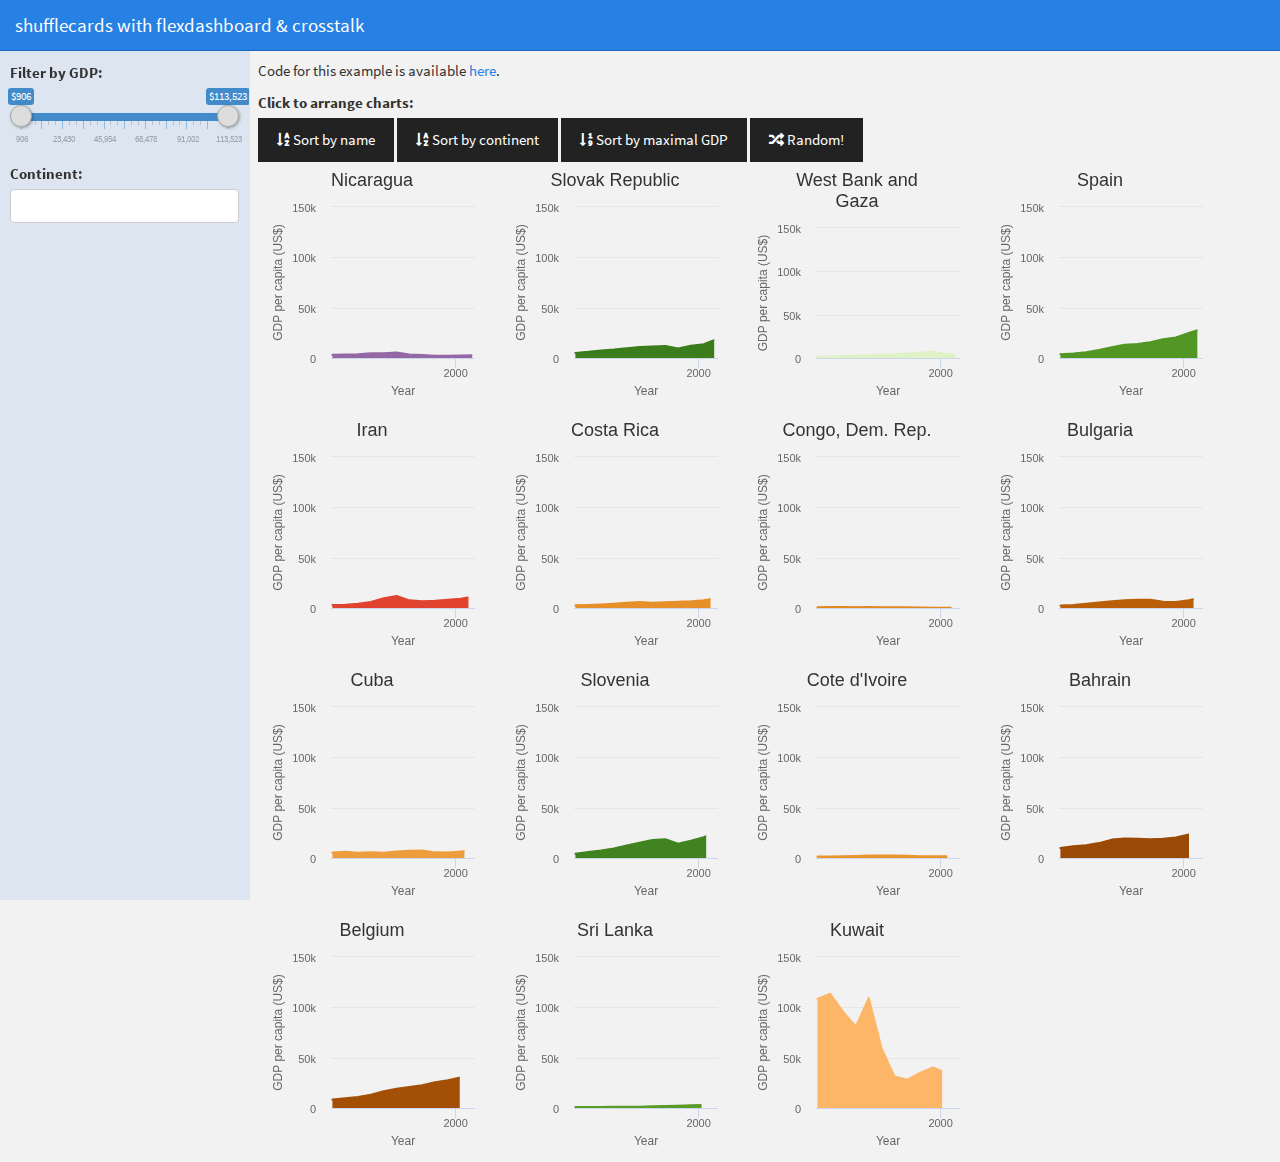
<file: docs/flexdashboard/index.html>
<!DOCTYPE html>
<html xmlns="http://www.w3.org/1999/xhtml">
<head>

<meta charset="utf-8">
<meta http-equiv="Content-Type" content="text/html; charset=utf-8" />
<meta name="generator" content="pandoc" />



<title>shufflecards with flexdashboard &amp; crosstalk</title>

<meta property="og:title" content="shufflecards with flexdashboard &amp; crosstalk" />

<meta name='viewport' content='width=device-width, initial-scale=1.0, maximum-scale=1.0, user-scalable=no' />

<link rel="icon" href="data:image/x-icon;" type="image/x-icon">


<script type="text/javascript">
window.FlexDashboardComponents = [];
</script>

<script src="index_files/jquery-1.11.3/jquery.min.js"></script>
<meta name="viewport" content="width=device-width, initial-scale=1" />
<link href="index_files/bootstrap-3.3.5/css/cosmo.min.css" rel="stylesheet" />
<script src="index_files/bootstrap-3.3.5/js/bootstrap.min.js"></script>
<script src="index_files/bootstrap-3.3.5/shim/html5shiv.min.js"></script>
<script src="index_files/bootstrap-3.3.5/shim/respond.min.js"></script>
<script src="index_files/stickytableheaders-0.1.19/jquery.stickytableheaders.min.js"></script>
<link href="index_files/ionrangeslider-2.1.2/css/ion.rangeSlider.css" rel="stylesheet" />
<link href="index_files/ionrangeslider-2.1.2/css/ion.rangeSlider.skinShiny.css" rel="stylesheet" />
<script src="index_files/ionrangeslider-2.1.2/js/ion.rangeSlider.min.js"></script>
<script src="index_files/strftime-0.9.2/strftime-min.js"></script>
<link href="index_files/crosstalk-1.0.0/css/crosstalk.css" rel="stylesheet" />
<script src="index_files/crosstalk-1.0.0/js/crosstalk.min.js"></script>
<link href="index_files/selectize-0.11.2/css/selectize.bootstrap3.css" rel="stylesheet" />
<script src="index_files/selectize-0.11.2/js/selectize.min.js"></script>
<link href="index_files/font-awesome-5.1.0/css/all.css" rel="stylesheet" />
<link href="index_files/font-awesome-5.1.0/css/v4-shims.css" rel="stylesheet" />
<script src="index_files/htmlwidgets-1.3/htmlwidgets.js"></script>
<link href="index_files/shufflejs-5.2.2/shuffle-custom.css" rel="stylesheet" />
<script src="index_files/shufflejs-5.2.2/shuffle.min.js"></script>
<script src="index_files/shuffle_widget-binding-0.0.3.910/shuffle_widget.js"></script>
<script src="index_files/proj4js-2.3.15/proj4.js"></script>
<link href="index_files/highcharts-7.0.1/css/motion.css" rel="stylesheet" />
<link href="index_files/highcharts-7.0.1/css/htmlwdgtgrid.css" rel="stylesheet" />
<script src="index_files/highcharts-7.0.1/highcharts.js"></script>
<script src="index_files/highcharts-7.0.1/highcharts-3d.js"></script>
<script src="index_files/highcharts-7.0.1/highcharts-more.js"></script>
<script src="index_files/highcharts-7.0.1/modules/stock.js"></script>
<script src="index_files/highcharts-7.0.1/modules/map.js"></script>
<script src="index_files/highcharts-7.0.1/modules/annotations.js"></script>
<script src="index_files/highcharts-7.0.1/modules/boost.js"></script>
<script src="index_files/highcharts-7.0.1/modules/data.js"></script>
<script src="index_files/highcharts-7.0.1/modules/drag-panes.js"></script>
<script src="index_files/highcharts-7.0.1/modules/drilldown.js"></script>
<script src="index_files/highcharts-7.0.1/modules/item-series.js"></script>
<script src="index_files/highcharts-7.0.1/modules/offline-exporting.js"></script>
<script src="index_files/highcharts-7.0.1/modules/overlapping-datalabels.js"></script>
<script src="index_files/highcharts-7.0.1/modules/exporting.js"></script>
<script src="index_files/highcharts-7.0.1/modules/export-data.js"></script>
<script src="index_files/highcharts-7.0.1/modules/funnel.js"></script>
<script src="index_files/highcharts-7.0.1/modules/heatmap.js"></script>
<script src="index_files/highcharts-7.0.1/modules/treemap.js"></script>
<script src="index_files/highcharts-7.0.1/modules/sankey.js"></script>
<script src="index_files/highcharts-7.0.1/modules/solid-gauge.js"></script>
<script src="index_files/highcharts-7.0.1/modules/streamgraph.js"></script>
<script src="index_files/highcharts-7.0.1/modules/sunburst.js"></script>
<script src="index_files/highcharts-7.0.1/modules/vector.js"></script>
<script src="index_files/highcharts-7.0.1/modules/wordcloud.js"></script>
<script src="index_files/highcharts-7.0.1/modules/xrange.js"></script>
<script src="index_files/highcharts-7.0.1/modules/tilemap.js"></script>
<script src="index_files/highcharts-7.0.1/modules/venn.js"></script>
<script src="index_files/highcharts-7.0.1/modules/gantt.js"></script>
<script src="index_files/highcharts-7.0.1/modules/timeline.js"></script>
<script src="index_files/highcharts-7.0.1/modules/parallel-coordinates.js"></script>
<script src="index_files/highcharts-7.0.1/plugins/grouped-categories.js"></script>
<script src="index_files/highcharts-7.0.1/plugins/motion.js"></script>
<script src="index_files/highcharts-7.0.1/plugins/multicolor_series.js"></script>
<script src="index_files/highcharts-7.0.1/custom/reset.js"></script>
<script src="index_files/highcharts-7.0.1/custom/symbols-extra.js"></script>
<script src="index_files/highcharts-7.0.1/custom/text-symbols.js"></script>
<script src="index_files/highchart-binding-0.7.0/highchart.js"></script>
<style type="text/css">

/*
 Dashboard CSS from Keen IO Dashboards
 (https://github.com/keen/dashboards)
*/

body {
  background: #f2f2f2;
  padding: 60px 0 0 8px; /* padding-top overridden by theme */
}

body hr {
  border-color: #d7d7d7;
  margin: 10px 0;
}

.navbar-inverse .navbar-nav > li > a,
.navbar .navbar-brand {
  text-decoration: none;
}

.navbar-logo {
  margin-top: 1px;
}

.navbar-logo img {
  margin-right: 12px;
}

.navbar-author {
  margin-left: 10px;
  font-size: 15px;
}

.navbar .dropdown-menu .fa {
  min-width: 20px;
}

.navbar .dropdown-menu {
  min-width: 150px;
  max-height: 500px;
  overflow: auto;
}

.chart-wrapper,
.nav-tabs-custom,
.sbframe-commentary
{
  background: #fff;
  border: 1px solid #e2e2e2;
  border-radius: 3px;
  margin-bottom: 8px;
  margin-right: 8px;
}

.chart-title {
  border-bottom: 1px solid #d7d7d7;
  color: #666;
  font-size: 14px;
  font-weight: 300;
  padding: 7px 10px 4px;
}

.chart-wrapper .chart-title:empty {
  display: none;
}

.chart-wrapper .chart-stage {
  overflow: hidden;
  padding: 5px 10px;
  position: relative;
}

.chart-wrapper .chart-notes {
  background: #fbfbfb;
  border-top: 1px solid #e2e2e2;
  color: #808080;
  font-size: 12px;
  padding: 8px 10px 5px;
}

/*
 CSS for handling flexbox layout
*/

#dashboard-container {
  visibility: hidden;
}

.tab-content>.dashboard-page-wrapper.active {
  display: -webkit-box;
  display: -webkit-flex;
  display: -ms-flexbox;
  display: flex;
}

.dashboard-page-wrapper {
  display: -webkit-box;
  display: -webkit-flex;
  display: -ms-flexbox;
  display: flex;
  -webkit-box-orient: vertical;
  -webkit-box-direction: normal;
  -webkit-flex-direction: column;
      -ms-flex-direction: column;
          flex-direction: column;
}

.dashboard-row-orientation {
  display: -webkit-box;
  display: -webkit-flex;
  display: -ms-flexbox;
  display: flex;
  -webkit-box-orient: vertical;
  -webkit-box-direction: normal;
  -webkit-flex-direction: column;
      -ms-flex-direction: column;
          flex-direction: column;
}

.dashboard-row {
  display: -webkit-box;
  display: -webkit-flex;
  display: -ms-flexbox;
  display: flex;
  -webkit-box-orient: horizontal;
  -webkit-box-direction: normal;
  -webkit-flex-direction: row;
      -ms-flex-direction: row;
          flex-direction: row;
}

.dashboard-row-flex {
  -webkit-box-flex: 1;
  -webkit-flex: 1;
      -ms-flex: 1;
          flex: 1;
}

.dashboard-column-orientation {
  display: -webkit-box;
  display: -webkit-flex;
  display: -ms-flexbox;
  display: flex;
  -webkit-box-orient: horizontal;
  -webkit-box-direction: normal;
  -webkit-flex-direction: row;
      -ms-flex-direction: row;
          flex-direction: row;
}

.dashboard-column {
  -webkit-box-flex: 1;
  -webkit-flex: 1;
      -ms-flex: 1;
          flex: 1;
  display: -webkit-box;
  display: -webkit-flex;
  display: -ms-flexbox;
  display: flex;
  -webkit-box-orient: vertical;
  -webkit-box-direction: normal;
  -webkit-flex-direction: column;
      -ms-flex-direction: column;
          flex-direction: column;
}

.chart-wrapper-flex {
  -webkit-box-flex: 1;
  -webkit-flex: 1;
      -ms-flex: 1;
          flex: 1;
  display: -webkit-box;
  display: -webkit-flex;
  display: -ms-flexbox;
  display: flex;
  -webkit-box-orient: vertical;
  -webkit-box-direction: normal;
  -webkit-flex-direction: column;
      -ms-flex-direction: column;
          flex-direction: column;
}

.chart-stage-flex {
  -webkit-box-flex: 1;
  -webkit-flex: 1;
      -ms-flex: 1;
          flex: 1;
  position: relative;
}

.chart-shim {
  position: absolute;
  left: 8px; top: 8px; right: 8px; bottom: 8px;
}

.no-padding .chart-shim {
  left: 0; top: 0; right: 0; bottom: 0;
}

.flowing-content-shim {
  overflow: auto;
  left: 0; top: 0; right: 0; bottom: 0;
  padding-left: 8px;
  padding-right: 8px;
}

.flowing-content-container {
  padding-top: 8px;
  padding-bottom: 8px;
}

.chart-stage .table-bordered {
  border: none;
}

.chart-stage .table-bordered > tbody > tr > th,
.chart-stage .table-bordered > tfoot > tr > th,
.chart-stage .table-bordered > tbody > tr > td,
.chart-stage .table-bordered > tfoot > tr > td {
  border: none;
}

.chart-stage .table-bordered > tbody > tr > td {
  border-top: 1px solid #dddddd;
}

.chart-stage .table-bordered > thead > tr > th {
  border: none;
  border-bottom: 2px solid #dddddd;
}

.bootstrap-table table>thead {
  background-color: #fff;
}

.bootstrap-table table.data,
.bootstrap-table table.shiny-table {
  width: inherit !important;
}

.bootstrap-table table.data>tbody>tr>th,
.bootstrap-table table.shiny-table>tbody>tr>th {
  border-top: none;
  border-bottom: 2px solid #dddddd;
  padding: 5px;
}

.bootstrap-table .data td[align=right] {
  font-family: inherit;
}

.chart-wrapper form {
  padding-left: 5px;
  padding-right: 5px;
}

.shiny-input-container label {
  font-weight: normal;
}

.chart-stage .html-widget {
  width: 100% !important;
  height: 100% !important;
}

.chart-stage .html-widget-static-bound {
  width: 100% !important;
  height: 100% !important;
}

.chart-stage .shiny-bound-output {
  width: 100% !important;
  height: 100% !important;
}

/* Omit display of empty paragraphs */

.chart-shim>p:empty {
  display: none;
}

.chart-stage>p:empty {
  display: none;
}

/* Omit display of special knitr options div*/

.chart-stage .knitr-options {
  display: none;
}

/* Automatically resizing images */

.image-container {
  position: absolute;
  top: 0;
  left: 0;
  right: 0;
  bottom: 0;
  margin: 0;
}

.image-container img {
  opacity: 0;
  overflow: hidden;
}

/* Value box */

.value-box {
  border-radius: 2px;
  position: relative;
  display: block;
  margin-right: 8px;
  margin-bottom: 8px;
  box-shadow: 0 1px 1px rgba(0, 0, 0, 0.1);
}

.value-box > .inner {
  padding: 10px;
  padding-left: 20px;
  padding-right: 20px;
}

.value-box .value {
  font-size: 38px;
  font-weight: bold;
  margin: 0 0 3px 0;
  white-space: nowrap;
  padding: 0;
}

.value-box .caption {
  font-size: 15px;
}
.value-box .caption > small {
  display: block;
  font-size: 13px;
  margin-top: 5px;
}

.value-box .icon i {
  position: absolute;
  top: 15px;
  right: 15px;
  font-size: 80px;
  color: rgba(0, 0, 0, 0.15);
}

.linked-value:hover {
  cursor: pointer;
}

.value-box.linked-value:hover {
  box-shadow: 0 2px 2px rgba(0, 0, 0, 0.3);
}

/* STORYBOARD */

.storyboard-nav button {
  background: transparent;
  border: 0;
  opacity: .3;
  outline: none;
  padding: 0;
}

.storyboard-nav button:hover,
.storyboard-nav button:hover {
  opacity: .5;
}

.storyboard-nav button:disabled,
.storyboard-nav button:disabled {
  opacity: .1;
}

.storyboard-nav .sbnext,
.storyboard-nav .sbprev {
  float: left;
  width: 2%;
  height: 120px;
  font-size: 50px;
}

.storyboard-nav .sbprev {
  text-align: left;
  width: 2%;
}

.storyboard-nav .sbnext {
  float: right;
  text-align: right;
  margin-right: 8px;
}

.storyboard-nav .sbframelist {
  margin: 0 auto;
  width: 94%;
  height: 120px;
  overflow: hidden;
  text-shadow: none;
  margin-bottom: 8px;
}

.storyboard-nav .sbframelist ul {
  list-style: none;
  margin: 0;
  padding: 0;
  height: 100%;
}

.storyboard-nav .sbframelist ul li {
  float: left;
  width: 270px;
  height: 100%;
  padding: 10px 10px 10px 10px;
  margin-right: 8px;
  background: #fff;
  border: 1px solid #e2e2e2;
  border-radius: 3px;
  color: #3a3c47;
  text-align: left;
  font-size: 14px;
  cursor: pointer;
}

.storyboard-nav .sbframelist ul li:last-child {
  margin-right: 0px;
}

.storyboard-nav .sbframelist ul li.active {
  color: #fff;
  background: #B8B8B8;
}

.sbframe-commentary {
  width: 300px;
  background: #fbfbfb;
  font-size: 14px;
}

.sbframe-commentary ul {
  padding-left: 22px;
}

.sbframe.active {
  display: flex;
}

.sbframe:not(.active) {
  display: none;
}

/* NAV TABS */

.nav-tabs-custom > .nav-tabs {
  margin: 0;
  border-bottom: 1px solid #d7d7d7;
  color: #666;
  font-size: 14px;
  font-weight: 300;
  border-top-right-radius: 3px;
  border-top-left-radius: 3px;
}
.nav-tabs-custom > .nav-tabs > li {
  border-top: 3px solid transparent;
  margin-bottom: -1px;
  margin-right: 5px;
}
.nav-tabs-custom > .nav-tabs > li > a,
.nav-tabs-custom > .nav-tabs > li > a:active {
  color: #666;
  font-weight: 300;
  font-size: 14px;
  border-radius: 0;
  padding: 3px 10px 5px;
  text-transform: none;
}

.nav-tabs-custom > .nav-tabs > li:not(.active) > a {
  border-bottom-color: transparent;
}

.nav-tabs-custom > .nav-tabs > li > a.text-muted {
  color: #999;
}
.nav-tabs-custom > .nav-tabs > li > a,
.nav-tabs-custom > .nav-tabs > li > a:hover {
  background: transparent;
  margin: 0;
}
.nav-tabs-custom > .nav-tabs > li > a:hover {
  color: #999;
}
.nav-tabs-custom > .nav-tabs > li:not(.active) > a:hover,
.nav-tabs-custom > .nav-tabs > li:not(.active) > a:focus,
.nav-tabs-custom > .nav-tabs > li:not(.active) > a:active {
  border-color: transparent;
}
.nav-tabs-custom > .nav-tabs > li.active {
  border-top-color: #3c8dbc;
}
.nav-tabs-custom > .nav-tabs > li.active > a,
.nav-tabs-custom > .nav-tabs > li.active:hover > a {
  background-color: #fff;
  color: #666;
}
.nav-tabs-custom > .nav-tabs > li.active > a {
  border-top-color: transparent;
  border-left-color: #d7d7d7;
  border-right-color: #d7d7d7;
}
.nav-tabs-custom > .nav-tabs > li:first-of-type {
  margin-left: 0;
}
.nav-tabs-custom > .nav-tabs > li:first-of-type.active > a {
  border-left-color: transparent;
}
.nav-tabs-custom > .nav-tabs.pull-right {
  float: none !important;
}
.nav-tabs-custom > .nav-tabs.pull-right > li {
  float: right;
}
.nav-tabs-custom > .nav-tabs.pull-right > li:first-of-type {
  margin-right: 0;
}
.nav-tabs-custom > .nav-tabs.pull-right > li:first-of-type > a {
  border-left-width: 1px;
}
.nav-tabs-custom > .nav-tabs.pull-right > li:first-of-type.active > a {
  border-left-color: #d7d7d7;
  border-right-color: transparent;
}
.nav-tabs-custom > .nav-tabs > li.header {
  line-height: 35px;
  padding: 0 10px;
  font-size: 20px;
  color: #666;
}
.nav-tabs-custom > .nav-tabs > li.header > .fa,
.nav-tabs-custom > .nav-tabs > li.header > .glyphicon,
.nav-tabs-custom > .nav-tabs > li.header > .ion {
  margin-right: 5px;
}
.nav-tabs-custom > .tab-content {
  background: #fff;
  padding: 0;
  border-bottom-right-radius: 3px;
  border-bottom-left-radius: 3px;
  display: -webkit-box;
  display: -webkit-flex;
  display: -ms-flexbox;
  display: flex;
}

.nav-tabs-custom > .tab-content > .chart-wrapper {
  background: #fff;
  border: none;
  margin: 0;
}


.nav-tabs-custom > .tab-content > .active {
  display: -webkit-box;
  display: -webkit-flex;
  display: -ms-flexbox;
  display: flex;
}

.nav-tabs-custom .dropdown.open > a:active,
.nav-tabs-custom .dropdown.open > a:focus {
  background: transparent;
  color: #999;
}


@media (max-width: 767px) {
  .value-box {
    text-align: center;
    margin-right: 8px;
  }
  .value-box .icon {
    display: none;
  }
}

/* Fixed position sidebar */

.section.sidebar {
  position: fixed;
  top: 51px; /* overridden by theme */
  left: 0;
  bottom: 0;
  border-right: 1px solid #e2e2e2;
  background-color: white; /* overridden by theme */
  padding-left: 10px;
  padding-right: 10px;
  visibility: hidden;
  overflow: auto;
}

.section.sidebar form p:first-child {
  margin-top: 10px;
}

/* Embedded source code */

#flexdashboard-source-code {
  display: none;
}

.featherlight-content #flexdashboard-source-code {
  display: inline-block;
}

.featherlight-content {
  width: 80%;
  max-width: 800px;
  padding: 0 !important;
  border-bottom: none !important;
}

.featherlight:last-of-type {
  background: rgba(0, 0, 0, 0.7);
}

.featherlight-inner {
  width: 100%;
}

.featherlight-content pre {
  margin: 0;
  border: 0;
  background: #fff;
  font-size: 12px;
}

.unselectable {
  -ms-user-select: none;
  -webkit-user-select: none;
  -khtml-user-select: none;
  -moz-user-select: -moz-none;
  -o-user-select: none;
  user-select: none;
}

#flexdashboard-source-code code {
  -ms-user-select: text;
  -webkit-user-select: text;
  -khtml-user-select: text;
  -moz-user-select: text;
  -o-user-select: text;
  user-select: text;
}

/* DataTables Tweaks */

.dataTables_filter input[type="search"] {
  -webkit-appearance: searchfield;
  outline: none;
}

.dataTables_wrapper.no-footer
.dataTables_info {
  padding-top: 0;
}


table.dataTable thead th {
  border-bottom: 1px solid #d7d7d7;
}

.dataTables_wrapper.no-footer .dataTables_scrollBody {
  border-bottom: 1px solid #d7d7d7;
}

/* Mobile phone only CSS */

.desktop-layout div.section.mobile {
  display: none;
}

.mobile-layout div.section.no-mobile {
  display: none;
}

.mobile-figure {
  display: none;
}



body {
  padding-top: 60px;
}

.section.sidebar {
  top: 51px;
  background-color: rgba(39, 128, 227, 0.1);
}

.value-box {
  color: #f9f9f9;
}

.bg-primary {
  background-color: rgba(39, 128, 227, 0.7);
}

.storyboard-nav .sbframelist ul li.active {
  background-color: rgba(39, 128, 227, 0.7);
}

.nav-tabs-custom > .nav-tabs > li.active {
  border-top-color: rgba(39, 128, 227, 0.7);
}

.bg-info {
  background-color: rgba(153, 84, 187, 0.7);
}

.bg-warning {
  background-color: rgba(255, 117, 24, 0.7);
}

.bg-danger {
  background-color: rgba(255, 0, 57, 0.7);
}

.bg-success {
  background-color: rgba(63, 182, 24, 0.7);
}

.chart-title {
  font-weight: 500;
}

.nav-tabs-custom > .nav-tabs > li > a,
.nav-tabs-custom > .nav-tabs > li > a:active {
  font-weight: 500;
}

</style>



</head>

<body>

<div class="navbar navbar-inverse navbar-fixed-top" role="navigation">
<div class="container-fluid">
<div class="navbar-header">

<button id="navbar-button" type="button" class="navbar-toggle collapsed" data-toggle="collapse" data-target="#navbar">
<span class="icon-bar"></span>
<span class="icon-bar"></span>
<span class="icon-bar"></span>
</button>

<span class="navbar-logo pull-left">
  
</span>
<span class="navbar-brand">
  shufflecards with flexdashboard &amp; crosstalk
  <span class="navbar-author">
        </span>
</span>

</div>
<div id="navbar" class="navbar-collapse collapse">
<ul class="nav navbar-nav navbar-left">
</ul>
<ul class="nav navbar-nav navbar-right">
</ul>
</div><!--/.nav-collapse-->
</div><!--/.container-->
</div><!--/.navbar-->

<script type="text/javascript">


var FlexDashboard = (function () {

  // initialize options
  var _options = {};

  var FlexDashboard = function() {

    // default options
    _options = $.extend(_options, {
      theme: "cosmo",
      fillPage: false,
      orientation: 'columns',
      storyboard: false,
      defaultFigWidth: 576,
      defaultFigHeight: 461,
      defaultFigWidthMobile: 360,
      defaultFigHeightMobile: 461,
      isMobile: false,
      isPortrait: false
    });
  };

  function init(options) {

    // extend default options
    $.extend(true, _options, options);

    // add ids to sections that don't have them (pandoc won't assign ids
    // to e.g. sections with titles consisting of only chinese characters)
    var nextId = 1;
    $('.level1:not([id]),.level2:not([id]),.level3:not([id])').each(function() {
      $(this).attr('id', 'dashboard-' + nextId++);
    });

    // find navbar items
    var navbarItems = $('#flexdashboard-navbar');
    if (navbarItems.length)
      navbarItems = JSON.parse(navbarItems.html());
    addNavbarItems(navbarItems);

    // find the main dashboard container
    var dashboardContainer = $('#dashboard-container');

    // resolve mobile classes
    resolveMobileClasses(dashboardContainer);

    // one time global initialization for components
    componentsInit(dashboardContainer);

    // look for a global sidebar
    var globalSidebar = dashboardContainer.find(".section.level1.sidebar");
    if (globalSidebar.length > 0) {

      // global layout for fullscreen displays
      if (!isMobilePhone()) {

         // hoist it up to the top level
         globalSidebar.insertBefore(dashboardContainer);

         // lay it out (set width/positions)
         layoutSidebar(globalSidebar, dashboardContainer);

      // tuck sidebar into first page for mobile phones
      } else {

        // convert it into a level3 section
        globalSidebar.removeClass('sidebar');
        globalSidebar.removeClass('level1');
        globalSidebar.addClass('level3');
        var h1 = globalSidebar.children('h1');
        var h3 = $('<h3></h3>');
        h3.html(h1.html());
        h3.insertBefore(h1);
        h1.remove();

        // move it into the first page
        var page = dashboardContainer.find('.section.level1').first();
        if (page.length > 0)
          page.prepend(globalSidebar);
      }
    }

    // look for pages to layout
    var pages = $('div.section.level1');
    if (pages.length > 0) {

        // find the navbar and collapse on clicked
        var navbar = $('#navbar');
        navbar.on("click", "a[data-toggle!=dropdown]", null, function () {
           navbar.collapse('hide');
        });

        // envelop the dashboard container in a tab content div
        dashboardContainer.wrapInner('<div class="tab-content"></div>');

        pages.each(function(index) {

          // lay it out
          layoutDashboardPage($(this));

          // add it to the navbar
          addToNavbar($(this), index === 0);

        });

    } else {

      // remove the navbar and navbar button if we don't
      // have any navbuttons
      if (navbarItems.length === 0) {
        $('#navbar').remove();
        $('#navbar-button').remove();
      }

      // add the storyboard class if requested
      if (_options.storyboard)
        dashboardContainer.addClass('storyboard');

      // layout the entire page
      layoutDashboardPage(dashboardContainer);
    }

    // if we are in shiny we need to trigger a window resize event to
    // force correct layout of shiny-bound-output elements
    if (isShinyDoc())
      $(window).trigger('resize');

    // make main components visible
    $('.section.sidebar').css('visibility', 'visible');
    dashboardContainer.css('visibility', 'visible');

    // handle location hash
    handleLocationHash();

    // intialize prism highlighting
    initPrismHighlighting();

    // record mobile and orientation state then register a handler
    // to refresh if it changes
    _options.isMobile = isMobilePhone();
    _options.isPortrait = isPortrait();
    $(window).on('resize', function() {
      if (_options.isMobile !== isMobilePhone() ||
          _options.isPortrait !== isPortrait()) {
        window.location.reload();
      }
    });

    // trigger layoutcomplete event
    dashboardContainer.trigger('flexdashboard:layoutcomplete');
  }

  function resolveMobileClasses(dashboardContainer) {
     // add top level layout class
    dashboardContainer.addClass(isMobilePhone() ? 'mobile-layout' :
                                                  'desktop-layout');

    // look for .mobile sections and add .no-mobile to their peers
    var mobileSections = $('.section.mobile');
    mobileSections.each(function() {
       var id = $(this).attr('id');
       var nomobileId = id.replace(/-\d+$/, '');
       $('#' + nomobileId).addClass('no-mobile');
    });
  }

  function addNavbarItems(navbarItems) {

    var navbarLeft = $('ul.navbar-left');
    var navbarRight = $('ul.navbar-right');

    for (var i = 0; i<navbarItems.length; i++) {

      // get the item
      var item = navbarItems[i];

      // determine the container
      var container = null;
      if (item.align === "left")
        container = navbarLeft;
      else
        container = navbarRight;

      // navbar menu if we have multiple items
      if (item.items) {
        var menu = navbarMenu(null, item.icon, item.title, container);
        for (var j = 0; j<item.items.length; j++) {
          var subItem = item.items[j];
          var li = $('<li></li>');
          li.append(navbarLink(subItem.icon, subItem.title, subItem.href, subItem.target));
          menu.append(li);
        }
      } else {
        var li = $('<li></li>');
        li.append(navbarLink(item.icon, item.title, item.href, item.target));
        container.append(li);
      }
    }
  }

  // create or get a reference to an existing dropdown menu
  function navbarMenu(id, icon, title, container) {
    var existingMenu = [];
    if (id)
      existingMenu = container.children('#' + id);
    if (existingMenu.length > 0) {
      return existingMenu.children('ul');
    } else {
      var li = $('<li></li>');
      if (id)
        li.attr('id', id);
      li.addClass('dropdown');
      // auto add "Share" title on mobile if necessary
      if (!title && icon && (icon === "fa-share-alt") && isMobilePhone())
        title = "Share";
      if (title) {
        title = title + ' <span class="caret"></span>';
      }
      var a = navbarLink(icon, title, "#");
      a.addClass('dropdown-toggle');
      a.attr('data-toggle', 'dropdown');
      a.attr('role', 'button');
      a.attr('aria-expanded', 'false');
      li.append(a);
      var ul = $('<ul class="dropdown-menu"></ul>');
      ul.attr('role', 'menu');
      li.append(ul);
      container.append(li);
      return ul;
    }
  }

  function addToNavbar(page, active) {

    // capture the id and data-icon attribute (if any)
    var id = page.attr('id');
    var icon = page.attr('data-icon');
    var navmenu = page.attr('data-navmenu');

    // get hidden state (transfer this to navbar)
    var hidden = page.hasClass('hidden');
    page.removeClass('hidden');

    // sanitize the id for use with bootstrap tabs
    id = id.replace(/[.\/?&!#<>]/g, '').replace(/\s/g, '_');
    page.attr('id', id);

    // get the wrapper
    var wrapper = page.closest('.dashboard-page-wrapper');

    // move the id to the wrapper
    page.removeAttr('id');
    wrapper.attr('id', id);

    // add the tab-pane class to the wrapper
    wrapper.addClass('tab-pane');
    if (active)
      wrapper.addClass('active');

    // get a reference to the h1, discover it's id and title, then remove it
    var h1 = wrapper.find('h1').first();
    var title = h1.html();
    h1.remove();

    // create a navbar item
    var li = $('<li></li>');
    var a = navbarLink(icon, title, '#' + id);
    a.attr('data-toggle', 'tab');
    li.append(a);

    // add it to the navbar (or navbar menu if specified)
    var container = $('ul.navbar-left');
    if (navmenu) {
      var menuId = navmenu.replace(/\s+/g, '');
      var menu = navbarMenu(menuId, null, navmenu, container);
      menu.append(li);
    } else {
      container.append(li);
    }

    // hide it if requested
    if (hidden)
      li.addClass('hidden');
  }

  function navbarLink(icon, title, href, target) {

    var a = $('<a></a>');
    if (icon) {

      // get the name of the icon set and icon
      var dashPos = icon.indexOf("-");
      var iconSet = icon.substring(0, dashPos);
      var iconName = icon.substring(dashPos + 1);

      // create the icon
      var iconElement = $('<span class="' + iconSet + ' ' + icon + '"></span>');
      if (title)
        iconElement.css('margin-right', '7px');
      a.append(iconElement);
      // if href is null see if we can auto-generate based on icon (e.g. social)
      if (!href)
        maybeGenerateLinkFromIcon(iconName, a);
    }
    if (title)
      a.append(title);

    // add the href.
    if (href) {
      if (href === "source_embed") {
        a.attr('href', '#');
        a.attr('data-featherlight', "#flexdashboard-source-code");
        a.featherlight({
            beforeOpen: function(event){
              $('body').addClass('unselectable');
            },
            afterClose: function(event){
              $('body').removeClass('unselectable');
            }
        });
      } else {
        a.attr('href', href);
      }
    }

    // add the arget
    if (target)
      a.attr('target', target);

    return a;
  }

  // auto generate a link from an icon name (e.g. twitter) when possible
  function maybeGenerateLinkFromIcon(iconName, a) {

     var serviceLinks = {
      "twitter": "https://twitter.com/share?text=" + encodeURIComponent(document.title) + "&url="+encodeURIComponent(location.href),
      "facebook": "https://www.facebook.com/sharer/sharer.php?s=100&p[url]="+encodeURIComponent(location.href),
      "google-plus": "https://plus.google.com/share?url="+encodeURIComponent(location.href),
      "linkedin": "https://www.linkedin.com/shareArticle?mini=true&url="+encodeURIComponent(location.href) + "&title=" + encodeURIComponent(document.title),
      "pinterest": "https://pinterest.com/pin/create/link/?url="+encodeURIComponent(location.href) + "&description=" + encodeURIComponent(document.title)
    };

    var makeSocialLink = function(a, href) {
      a.attr('href', '#');
      a.on('click', function(e) {
        e.preventDefault();
        window.open(href);
      });
    };

    $.each(serviceLinks, function(key, value) {
      if (iconName.indexOf(key) !== -1)
        makeSocialLink(a, value);
    });
  }

  // layout a dashboard page
  function layoutDashboardPage(page) {

    // use a page wrapper so that free form content above the
    // dashboard appears at the top rather than the side (as it
    // would without the wrapper in a column orientation)
    var wrapper = $('<div class="dashboard-page-wrapper"></div>');
    page.wrap(wrapper);

    // if there are no level2 or level3 headers synthesize a level3
    // header to contain the (e.g. frame it, scroll container, etc.)
    var headers = page.find('h2,h3');
    if (headers.length === 0)
      page.wrapInner('<div class="section level3"></div>');

    // hoist up any content before level 2 or level 3 headers
    var children = page.children();
    children.each(function(index) {
      if ($(this).hasClass('level2') || $(this).hasClass('level3'))
        return false;
      $(this).insertBefore(page);
    });

    // determine orientation and fillPage behavior for distinct media
    var orientation, fillPage, storyboard;

    // media: mobile phone
    if (isMobilePhone()) {

      // if there is a sidebar we need to ensure it's content
      // is properly framed as an h3
      var sidebar = page.find('.section.sidebar');
      sidebar.removeClass('sidebar');
      sidebar.wrapInner('<div class="section level3"></div>');
      var h2 = sidebar.find('h2');
      var h3 = $('<h3></h3>');
      h3.html(h2.html());
      h3.insertBefore(h2);
      h2.remove();

      // wipeout h2 elements then enclose them in a single h2
      var level2 = page.find('div.section.level2');
      level2.each(function() {
        level2.children('h2').remove();
        level2.children().unwrap();
      });
      page.wrapInner('<div class="section level2"></div>');

      // substitute mobile images
      if (isPortrait()) {
        var mobileFigures = $('img.mobile-figure');
        mobileFigures.each(function() {
          // get the src (might be base64 encoded)
          var src = $(this).attr('src');

          // find it's peer
          var id = $(this).attr('data-mobile-figure-id');
          var img = $('img[data-figure-id=' + id + "]");
          img.attr('src', src)
             .attr('width', _options.defaultFigWidthMobile)
             .attr('height', _options.defaultFigHeightMobile);
        });
      }

      // hoist storyboard commentary into it's own section
      if (page.hasClass('storyboard')) {
        var commentaryHR = page.find('div.section.level3 hr');
        commentaryHR.each(function() {
          var commentary = $(this).nextAll().detach();
          var commentarySection = $('<div class="section level3"></div>');
          commentarySection.append(commentary);
          commentarySection.insertAfter($(this).closest('div.section.level3'));
          $(this).remove();
        });
      }

      // force a non full screen layout by columns
      orientation = _options.orientation = 'columns';
      fillPage = _options.fillPage = false;
      storyboard = _options.storyboard = false;

    // media: desktop
    } else {

      // determine orientation
      orientation = page.attr('data-orientation');
      if (orientation !== 'rows' && orientation != 'columns')
        orientation = _options.orientation;

      // determine storyboard mode
      storyboard = page.hasClass('storyboard');

      // fillPage based on options (force for storyboard)
      fillPage = _options.fillPage || storyboard;

      // handle sidebar
      var sidebar = page.find('.section.level2.sidebar');
      if (sidebar.length > 0)
        layoutSidebar(sidebar, page);
    }

    // give it and it's parent divs height: 100% if we are in fillPage mode
    if (fillPage) {
      page.addClass('vertical-layout-fill');
      page.css('height', '100%');
      page.parents('div').css('height', '100%');
    } else {
      page.addClass('vertical-layout-scroll');
    }

    // perform the layout
    if (storyboard)
      layoutPageAsStoryboard(page);
    else if (orientation === 'rows')
      layoutPageByRows(page, fillPage);
    else if (orientation === 'columns')
      layoutPageByColumns(page, fillPage);
  }

  function layoutSidebar(sidebar, content) {

    // get it out of the header hierarchy
    sidebar = sidebar.first();
    if (sidebar.hasClass('level1')) {
      sidebar.removeClass('level1');
      sidebar.children('h1').remove();
    } else if (sidebar.hasClass('level2')) {
      sidebar.removeClass('level2');
      sidebar.children('h2').remove();
    }

    // determine width
    var sidebarWidth = isTablet() ? 220 : 250;
    var dataWidth = parseInt(sidebar.attr('data-width'));
    if (dataWidth)
      sidebarWidth = dataWidth;

    // set the width and shift the page right to accomodate the sidebar
    sidebar.css('width', sidebarWidth + 'px');
    content.css('padding-left', sidebarWidth + 'px');

    // wrap it's contents in a form
    sidebar.wrapInner($('<form></form>'));
  }

  function layoutPageAsStoryboard(page) {

    // create storyboard navigation
    var nav = $('<div class="storyboard-nav"></div>');

    // add navigation buttons
    var prev = $('<button class="sbprev"><i class="fa fa-angle-left"></i></button>');
    nav.append(prev);
    var next= $('<button class="sbnext"><i class="fa fa-angle-right"></i></button>');
    nav.append(next);

    // add navigation frame
    var frameList = $('<div class="sbframelist"></div>');
    nav.append(frameList);
    var ul = $('<ul></ul>');
    frameList.append(ul);

     // find all the level3 sections (those are the storyboard frames)
    var frames = page.find('div.section.level3');
    frames.each(function() {

      // mark it
      $(this).addClass('sbframe');

      // divide it into chart content and (optional) commentary
      $(this).addClass('dashboard-column-orientation');

      // stuff the chart into it's own div w/ flex
      $(this).wrapInner('<div class="sbframe-component"></div>');
      setFlex($(this), 1);
      var frame = $(this).children('.sbframe-component');

      // extract the title from the h3
      var li = $('<li></li>');
      var h3 = frame.children('h3');
      li.html(h3.html());
      h3.remove();
      ul.append(li);

      // extract commentary
      var hr = frame.children('hr');
      if (hr.length) {
        var commentary = hr.nextAll().detach();
        hr.remove();
        var commentaryFrame = $('<div class="sbframe-commentary"></div>');
        commentaryFrame.addClass('flowing-content-shim');
        commentaryFrame.addClass('flowing-content-container');
        commentaryFrame.append(commentary);
        $(this).append(commentaryFrame);

        // look for a data-commentary-width attribute
        var commentaryWidth = $(this).attr('data-commentary-width');
        if (commentaryWidth)
          commentaryFrame.css('width', commentaryWidth + 'px');
      }

      // layout the chart (force flex)
      var result = layoutChart(frame, true);

      // ice the notes if there are none
      if (!result.notes)
        frame.find('.chart-notes').remove();

      // set flex on chart
      setFlex(frame, 1);
    });

    // create a div to hold all the frames
    var frameContent = $('<div class="sbframe-content"></div>');
    frameContent.addClass('dashboard-row-orientation');
    frameContent.append(frames.detach());

    // row orientation to stack nav and frame content
    page.addClass('dashboard-row-orientation');
    page.append(nav);
    page.append(frameContent);
    setFlex(frameContent, 1);

    // initialize sly
    var sly = new Sly(frameList, {
    		horizontal: true,
    		itemNav: 'basic',
    		smart: true,
    		activateOn: 'click',
    		startAt: 0,
    		scrollBy: 1,
    		activatePageOn: 'click',
    		speed: 200,
    		moveBy: 600,
    		dragHandle: true,
    		dynamicHandle: true,
    		clickBar: true,
    		keyboardNavBy: 'items',
    		next: next,
    		prev: prev
    	}).init();

    // make first frame active
    frames.removeClass('active');
    frames.first().addClass('active');

    // subscribe to frame changed events
    sly.on('active', function (eventName, itemIndex) {
      frames.removeClass('active');
      frames.eq(itemIndex).addClass('active')
                          .trigger('shown');
    });
  }

  function layoutPageByRows(page, fillPage) {

    // row orientation
    page.addClass('dashboard-row-orientation');

    // find all the level2 sections (those are the rows)
    var rows = page.find('div.section.level2');

    // if there are no level2 sections then treat the
    // entire page as if it's a level 2 section
    if (rows.length === 0) {
      page.wrapInner('<div class="section level2"></div>');
      rows = page.find('div.section.level2');
    }

    rows.each(function () {

      // flags
      var haveNotes = false;
      var haveFlexHeight = true;

      // remove the h2
      $(this).children('h2').remove();

      // check for a tabset
      var isTabset = $(this).hasClass('tabset');
      if (isTabset)
        layoutTabset($(this));

      // give it row layout semantics if it's not a tabset
      if (!isTabset)
        $(this).addClass('dashboard-row');

      // find all of the level 3 subheads
      var columns = $(this).find('div.section.level3');

      // determine figureSizes sizes
      var figureSizes = chartFigureSizes(columns);

      // fixup the columns
      columns.each(function(index) {

        // layout the chart (force flex if we are in a tabset)
        var result = layoutChart($(this), isTabset);

        // update flexHeight state
        if (!result.flex)
          haveFlexHeight = false;

        // update state
        if (result.notes)
          haveNotes = true;

        // set the column flex based on the figure width
        // (value boxes will just get the default figure width)
        var chartWidth = figureSizes[index].width;
        setFlex($(this), chartWidth + ' ' + chartWidth + ' 0px');

      });

      // remove empty chart note divs
      if (isTabset)
        $(this).find('.chart-notes').filter(function() {
            return $(this).html() === "&nbsp;";
        }).remove();
      if (!haveNotes)
        $(this).find('.chart-notes').remove();

       // make it a flexbox row
      if (haveFlexHeight)
        $(this).addClass('dashboard-row-flex');

      // now we can set the height on all the wrappers (based on maximum
      // figure height + room for title and notes, or data-height on the
      // container if specified). However, don't do this if there is
      // no flex on any of the constituent columns
      var flexHeight = null;
      var dataHeight = parseInt($(this).attr('data-height'));
      if (dataHeight)
        flexHeight = adjustedHeight(dataHeight, columns.first());
      else if (haveFlexHeight)
        flexHeight = maxChartHeight(figureSizes, columns);
      if (flexHeight) {
        if (fillPage)
          setFlex($(this), flexHeight + ' ' + flexHeight + ' 0px');
        else {
          $(this).css('height', flexHeight + 'px');
          setFlex($(this), '0 0 ' + flexHeight + 'px');
        }
      }

    });
  }

  function layoutPageByColumns(page, fillPage) {

    // column orientation
    page.addClass('dashboard-column-orientation');

    // find all the level2 sections (those are the columns)
    var columns = page.find('div.section.level2');

    // if there are no level2 sections then treat the
    // entire page as if it's a level 2 section
    if (columns.length === 0) {
      page.wrapInner('<div class="section level2"></div>');
      columns = page.find('div.section.level2');
    }

    // layout each column
    columns.each(function (index) {

      // remove the h2
      $(this).children('h2').remove();

      // make it a flexbox column
      $(this).addClass('dashboard-column');

      // check for a tabset
      var isTabset = $(this).hasClass('tabset');
      if (isTabset)
        layoutTabset($(this));

      // find all the h3 elements
      var rows = $(this).find('div.section.level3');

      // get the figure sizes for the rows
      var figureSizes = chartFigureSizes(rows);

      // column flex is the max row width (or data-width if specified)
      var flexWidth;
      var dataWidth = parseInt($(this).attr('data-width'));
      if (dataWidth)
        flexWidth = dataWidth;
      else
        flexWidth = maxChartWidth(figureSizes);
      setFlex($(this), flexWidth + ' ' + flexWidth + ' 0px');

      // layout each chart
      rows.each(function(index) {

        // perform the layout
        var result = layoutChart($(this), false);

        // ice the notes if there are none
        if (!result.notes)
          $(this).find('.chart-notes').remove();

        // set flex height based on figHeight, then adjust
        if (result.flex) {
          var chartHeight = figureSizes[index].height;
          chartHeight = adjustedHeight(chartHeight, $(this));
          if (fillPage)
            setFlex($(this), chartHeight + ' ' + chartHeight + ' 0px');
          else {
            $(this).css('height', chartHeight + 'px');
            setFlex($(this), chartHeight + ' ' + chartHeight + ' ' + chartHeight + 'px');
          }
        }
      });
    });
  }

  function chartFigureSizes(charts) {

    // sizes
    var figureSizes = new Array(charts.length);

    // check each chart
    charts.each(function(index) {

      // start with default
      figureSizes[index] = {
        width: _options.defaultFigWidth,
        height: _options.defaultFigHeight
      };

      // look for data-height or data-width then knit options
      var dataWidth = parseInt($(this).attr('data-width'));
      var dataHeight = parseInt($(this).attr('data-height'));
      var knitrOptions = $(this).find('.knitr-options:first');
      var knitrWidth, knitrHeight;
      if (knitrOptions) {
        knitrWidth = parseInt(knitrOptions.attr('data-fig-width'));
        knitrHeight =  parseInt(knitrOptions.attr('data-fig-height'));
      }

      // width
      if (dataWidth)
        figureSizes[index].width = dataWidth;
      else if (knitrWidth)
        figureSizes[index].width = knitrWidth;

      // height
      if (dataHeight)
        figureSizes[index].height = dataHeight;
      else if (knitrHeight)
        figureSizes[index].height = knitrHeight;
    });

    // return sizes
    return figureSizes;
  }

  function maxChartHeight(figureSizes, charts) {

    // first compute the maximum height
    var maxHeight = _options.defaultFigHeight;
    for (var i = 0; i<figureSizes.length; i++)
      if (figureSizes[i].height > maxHeight)
        maxHeight = figureSizes[i].height;

    // now add offests for chart title and chart notes
    if (charts.length)
      maxHeight = adjustedHeight(maxHeight, charts.first());

    return maxHeight;
  }

  function adjustedHeight(height, chart) {
    if (chart.length > 0) {
      var chartTitle = chart.find('.chart-title');
      if (chartTitle.length)
        height += chartTitle.first().outerHeight();
      var chartNotes = chart.find('.chart-notes');
      if (chartNotes.length)
        height += chartNotes.first().outerHeight();
    }
    return height;
  }

  function maxChartWidth(figureSizes) {
    var maxWidth = _options.defaultFigWidth;
    for (var i = 0; i<figureSizes.length; i++)
      if (figureSizes[i].width > maxWidth)
        maxWidth = figureSizes[i].width;
    return maxWidth;
  }

  // layout a chart
  function layoutChart(chart, forceFlex) {

    // state to return
    var result = {
      notes: false,
      flex: false
    };

    // extract the title
    var title = extractTitle(chart);

    // find components that apply to this container
    var components = componentsFind(chart);

    // if it's a custom component then call it and return
    var customComponents = componentsCustom(components);
    if (customComponents.length) {
      componentsLayout(customComponents, title, chart);
      result.notes = false;
      result.flex = forceFlex || componentsFlex(customComponents);
      return result;
    }

    // put all the content in a chart wrapper div
    chart.addClass('chart-wrapper');
    chart.wrapInner('<div class="chart-stage"></div>');
    var chartContent = chart.children('.chart-stage');

    // flex the content if appropriate
    result.flex = forceFlex || componentsFlex(components);
    if (result.flex) {
      // add flex classes
      chart.addClass('chart-wrapper-flex');
      chartContent.addClass('chart-stage-flex');

      // additional shim to break out of flexbox sizing
      chartContent.wrapInner('<div class="chart-shim"></div>');
      chartContent = chartContent.children('.chart-shim');
    }

    // set custom data-padding attribute
    var pad = chart.attr('data-padding');
    if (pad) {
      if (pad === "0")
        chart.addClass('no-padding');
      else {
        pad = pad + 'px';
        chartContent.css('left', pad)
                    .css('top', pad)
                    .css('right', pad)
                    .css('bottom', pad)
      }
    }

    // call compoents
    componentsLayout(components, title, chartContent);

    // also activate components on shiny output
    findShinyOutput(chartContent).on('shiny:value',
      function(event) {
        var element = $(event.target);
        setTimeout(function() {

          // see if we opted out of flex based on our output (for shiny
          // we can't tell what type of output we have until after the
          // value is bound)
          var components = componentsFind(element);
          var flex = forceFlex || componentsFlex(components);
          if (!flex) {
            chart.css('height', "");
            setFlex(chart, "");
            chart.removeClass('chart-wrapper-flex');
            chartContent.removeClass('chart-stage-flex');
            chartContent.children().unwrap();
          }

          // perform layout
          componentsLayout(components, title, element.parent());
        }, 10);
      });

    // add the title
    var chartTitle = $('<div class="chart-title"></div>');
    chartTitle.html(title);
    chart.prepend(chartTitle);

    // add the notes section
    var chartNotes = $('<div class="chart-notes"></div>');
    chartNotes.html('&nbsp;');
    chart.append(chartNotes);

    // attempt to extract notes if we have a component
    if (components.length)
      result.notes = extractChartNotes(chartContent, chartNotes);

    // return result
    return result;
  }

  // build a tabset from a section div with the .tabset class
  function layoutTabset(tabset) {

    // check for fade option
    var fade = tabset.hasClass("tabset-fade");
    var navClass = "nav-tabs";

    // determine the heading level of the tabset and tabs
    var match = tabset.attr('class').match(/level(\d) /);
    if (match === null)
      return;
    var tabsetLevel = Number(match[1]);
    var tabLevel = tabsetLevel + 1;

    // find all subheadings immediately below
    var tabs = tabset.find("div.section.level" + tabLevel);
    if (!tabs.length)
      return;

    // create tablist and tab-content elements
    var tabList = $('<ul class="nav ' + navClass + '" role="tablist"></ul>');
    $(tabs[0]).before(tabList);
    var tabContent = $('<div class="tab-content"></div>');
    $(tabs[0]).before(tabContent);

    // build the tabset
    tabs.each(function(i) {

      // get the tab div
      var tab = $(tabs[i]);

      // get the id then sanitize it for use with bootstrap tabs
      var id = tab.attr('id');

      // sanitize the id for use with bootstrap tabs
      id = id.replace(/[.\/?&!#<>]/g, '').replace(/\s/g, '_');
      tab.attr('id', id);

      // get the heading element within it and grab it's text
      var heading = tab.find('h' + tabLevel + ':first');
      var headingText = heading.html();

      // build and append the tab list item
      var a = $('<a role="tab" data-toggle="tab">' + headingText + '</a>');
      a.attr('href', '#' + id);
      a.attr('aria-controls', id);
      var li = $('<li role="presentation"></li>');
      li.append(a);
      if (i === 0)
        li.attr('class', 'active');
      tabList.append(li);

      // set it's attributes
      tab.attr('role', 'tabpanel');
      tab.addClass('tab-pane');
      tab.addClass('tabbed-pane');
      tab.addClass('no-title');
      if (fade)
        tab.addClass('fade');
      if (i === 0) {
        tab.addClass('active');
        if (fade)
          tab.addClass('in');
      }

      // move it into the tab content div
      tab.detach().appendTo(tabContent);
    });

    // add nav-tabs-custom
    tabset.addClass('nav-tabs-custom');

    // internal layout is dashboard-column with tab-content flexing
    tabset.addClass('dashboard-column');
    setFlex(tabContent, 1);
  }

  // one time global initialization for components
  function componentsInit(dashboardContainer) {
    for (var i=0; i<window.FlexDashboardComponents.length; i++) {
      var component = window.FlexDashboardComponents[i];
      if (component.init)
        component.init(dashboardContainer);
    }
  }

  // find components that apply within a container
  function componentsFind(container) {

    // look for components
    var components = [];
    for (var i=0; i<window.FlexDashboardComponents.length; i++) {
      var component = window.FlexDashboardComponents[i];
      if (component.find(container).length)
        components.push(component);
    }

    // if there were none then use a special flowing content component
    // that just adds a scrollbar in fillPage mode
    if (components.length == 0) {
      components.push({
        find: function(container) {
          return container;
        },

        flex: function(fillPage) {
          return fillPage;
        },

        layout: function(title, container, element, fillPage) {
          if (fillPage) {
            container.addClass('flowing-content-shim');
            container.addClass('flowing-content-container');
          }
        }
      });
    }

    return components;
  }

  // if there is a custom component then pick it out
  function componentsCustom(components) {
    var customComponent = [];
    for (var i=0; i<components.length; i++)
      if (components[i].type === "custom") {
        customComponent.push(components[i]);
        break;
      }
    return customComponent;
  }

  // query all components for flex
  function componentsFlex(components) {

    // no components at all means no flex
    if (components.length === 0)
      return false;

    // otherwise query components (assume true unless we see false)
    var isMobile = isMobilePhone();
    for (var i=0; i<components.length; i++)
      if (components[i].flex && !components[i].flex(_options.fillPage))
        return false;
    return true;
  }

  // layout all components
  function componentsLayout(components, title, container) {
    var isMobile = isMobilePhone();
    for (var i=0; i<components.length; i++) {
      var element = components[i].find(container);
      if (components[i].layout) {
        // call layout (don't call other components if it returns false)
        var result = components[i].layout(title, container, element, _options.fillPage);
        if (result === false)
          return;
      }
    }
  }

  // get a reference to the h3, discover it's inner html, and remove it
  function extractTitle(container) {
    var h3 = container.children('h3').first();
    var title = '';
    if (!container.hasClass('no-title'))
      title = h3.html();
    h3.remove();
    return title;
  }

  // extract chart notes
  function extractChartNotes(chartContent, chartNotes) {
    // look for a terminating blockquote or image caption
    var blockquote = chartContent.children('blockquote:last-child');
    var caption = chartContent.children('div.image-container')
                              .children('p.caption');
    if (blockquote.length) {
      chartNotes.html(blockquote.children('p:first-child').html());
      blockquote.remove();
      return true;
    } else if (caption.length) {
      chartNotes.html(caption.html());
      caption.remove();
      return true;
    } else {
      return false;
    }
  }

  function findShinyOutput(chartContent) {
    return chartContent.find('.shiny-text-output, .shiny-html-output');
  }

  // safely detect rendering on a mobile phone
  function isMobilePhone() {
    try
    {
      return ! window.matchMedia("only screen and (min-width: 768px)").matches;
    }
    catch(e) {
      return false;
    }
  }

  function isFillPage() {
    return _options.fillPage;
  }

  // detect portrait mode
  function isPortrait() {
    return ($(window).width() < $(window).height());
  }

  // safely detect rendering on a tablet
  function isTablet() {
    try
    {
      return window.matchMedia("only screen and (min-width: 769px) and (max-width: 992px)").matches;
    }
    catch(e) {
      return false;
    }
  }

  // test whether this is a shiny doc
  function isShinyDoc() {
    return (typeof(window.Shiny) !== "undefined" && !!window.Shiny.outputBindings);
  }

  // set flex using vendor specific prefixes
  function setFlex(el, flex) {
    el.css('-webkit-box-flex', flex)
      .css('-webkit-flex', flex)
      .css('-ms-flex', flex)
      .css('flex', flex);
  }

  // support bookmarking of pages
  function handleLocationHash() {

    // restore tab/page from bookmark
    var hash = window.location.hash;
    if (hash.length > 0)
      $('ul.nav a[href="' + hash + '"]').tab('show');
    FlexDashboardUtils.manageActiveNavbarMenu();

    // navigate to a tab when the history changes
    window.addEventListener("popstate", function(e) {
      var hash = window.location.hash;
      var activeTab = $('ul.nav a[href="' + hash + '"]');
      if (activeTab.length) {
        activeTab.tab('show');
      } else {
        $('ul.nav a:first').tab('show');
      }
      FlexDashboardUtils.manageActiveNavbarMenu();
    });

    // add a hash to the URL when the user clicks on a tab/page
    $('.navbar-nav a[data-toggle="tab"]').on('click', function(e) {
      var baseUrl = FlexDashboardUtils.urlWithoutHash(window.location.href);
      var hash = FlexDashboardUtils.urlHash($(this).attr('href'));
      var href = baseUrl + hash;
      FlexDashboardUtils.setLocation(href);
    });

    // handle clicks of other links that should activate pages
    var navPages = $('ul.navbar-nav li a[data-toggle=tab]');
    navPages.each(function() {
      var href =  $(this).attr('href');
      var links = $('a[href="' + href + '"][data-toggle!=tab]');
      links.each(function() {
        $(this).on('click', function(e) {
          window.FlexDashboardUtils.showPage(href);
        });
      });
    });
  }

  // tweak Prism highlighting
  function initPrismHighlighting() {

    if (window.Prism) {
      Prism.languages.insertBefore('r', 'comment', {
        'heading': [
          {
            // title 1
        	  // =======

        	  // title 2
        	  // -------
        	  pattern: /\w+.*(?:\r?\n|\r)(?:====+|----+)/,
            alias: 'operator'
          },
          {
            // ### title 3
            pattern: /(^\s*)###[^#].+/m,
            lookbehind: true,
            alias: 'operator'
          }
        ]
      });

      // prism highlight
      Prism.highlightAll();
    }
  }


  // get theme color
  var themeColors = {
    bootstrap: {
      primary: "rgba(51, 122, 183, 0.4)",
      info: "rgb(217, 237, 247)",
      success: "rgb(223, 240, 216)",
      warning: "rgb(252, 248, 227)",
      danger: "rgb(242, 222, 222)"
    },
    cerulean: {
      primary: "rgb(47, 164, 231)",
      info: "rgb(217, 237, 247)",
      success: "rgb(223, 240, 216)",
      warning: "rgb(252, 248, 227)",
      danger: "rgb(242, 222, 222)"
    },
    journal: {
      primary: "rgba(235, 104, 100, 0.70)",
      info: "rgb(217, 237, 247)",
      success: "rgb(223, 240, 216)",
      warning: "rgb(252, 248, 227)",
      danger: "rgb(242, 222, 222)"
    },
    flatly: {
      primary: "rgba(44, 62, 80, 0.70)",
      info: "rgba(52, 152, 219, 0.70)",
      success: "rgba(24, 188, 156, 0.70)",
      warning: "rgba(243, 156, 18, 0.70)",
      danger: "rgba(231, 76, 60, 0.70)"
    },
    readable: {
      primary: "rgba(69, 130, 236, 0.4)",
      info: "rgb(217, 237, 247)",
      success: "rgb(223, 240, 216)",
      warning: "rgb(252, 248, 227)",
      danger: "rgb(242, 222, 222)"
    },
    spacelab: {
      primary: "rgba(68, 110, 155, 0.25)",
      info: "rgb(217, 237, 247)",
      success: "rgb(223, 240, 216)",
      warning: "rgb(252, 248, 227)",
      danger: "rgb(242, 222, 222)"
    },
    united: {
      primary: "rgba(221, 72, 20, 0.30)",
      info: "rgb(217, 237, 247)",
      success: "rgb(223, 240, 216)",
      warning: "rgb(252, 248, 227)",
      danger: "rgb(242, 222, 222)"
    },
    cosmo: {
      primary: "rgba(39, 128, 227, 0.7)",
      info: "rgba(153, 84, 187, 0.7)",
      success: "rgba(63, 182, 24, 0.7)",
      warning: "rgba(255, 117, 24, 0.7)",
      danger: "rgba(255, 0, 57, 0.7)"
    },
    lumen: {
      primary: "rgba(21, 140, 186, 0.70)",
      info: "rgba(117, 202, 235, 0.90)",
      success: "rgba(40, 182, 44, 0.70)",
      warning: "rgba(255, 133, 27, 0.70)",
      danger: "rgba(255, 65, 54, 0.70)"
    },
    paper: {
      primary: "rgba(33, 150, 243, 0.35)",
      info: "rgb(225, 190, 231)",
      success: "rgb(223, 240, 216)",
      warning: "rgb(255, 224, 178)",
      danger: "rgb(249, 189, 187)"
    },
    sandstone: {
      primary: "rgba(50, 93, 136, 0.3)",
      info: "rgb(217, 237, 247)",
      success: "rgb(223, 240, 216)",
      warning: "rgb(252, 248, 227)",
      danger: "rgb(242, 222, 222)"
    },
    simplex: {
      primary: "rgba(217, 35, 15, 0.25)",
      info: "rgb(217, 237, 247)",
      success: "rgb(223, 240, 216)",
      warning: "rgb(252, 248, 227)",
      danger: "rgb(242, 222, 222)"
    },
    yeti: {
      primary: "rgba(0, 140, 186, 0.298039)",
      info: "rgb(217, 237, 247)",
      success: "rgb(223, 240, 216)",
      warning: "rgb(252, 248, 227)",
      danger: "rgb(242, 222, 222)"
    }
  }
  function themeColor(color) {
    return themeColors[_options.theme][color];
  }

  FlexDashboard.prototype = {
    constructor: FlexDashboard,
    init: init,
    isMobilePhone: isMobilePhone,
    isFillPage: isFillPage,
    themeColor: themeColor
  };

  return FlexDashboard;

})();

// utils
window.FlexDashboardUtils = {
  resizableImage: function(img) {
    var src = img.attr('src');
    var url = 'url("' + src + '")';
    img.parent().css('background', url)
                .css('background-size', 'contain')
                .css('background-repeat', 'no-repeat')
                .css('background-position', 'center')
                .addClass('image-container');
  },
  setLocation: function(href) {
    if (history && history.pushState) {
      history.pushState(null, null, href);
    } else {
      window.location.replace(href);
    }
    setTimeout(function() {
        window.scrollTo(0, 0);
    }, 10);
    this.manageActiveNavbarMenu();
  },
  showPage: function(href) {
    $('ul.navbar-nav li a[href="' + href + '"]').tab('show');
    var baseUrl = this.urlWithoutHash(window.location.href);
    var loc = baseUrl + href;
    this.setLocation(loc);
  },
  showLinkedValue: function(href) {
    // check for a page link
    if ($('ul.navbar-nav li a[data-toggle=tab][href="' + href + '"]').length > 0)
      this.showPage(href);
    else
      window.open(href);
  },
  urlWithoutHash: function(url) {
    var hashLoc = url.indexOf('#');
    if (hashLoc != -1)
      return url.substring(0, hashLoc);
    else
      return url;
  },
  urlHash: function(url) {
    var hashLoc = url.indexOf('#');
    if (hashLoc != -1)
      return url.substring(hashLoc);
    else
      return "";
  },
  manageActiveNavbarMenu: function () {
    // remove active from anyone currently active
    $('.navbar ul.nav').find('li').removeClass('active');
    // find the active tab
    var activeTab = $('.dashboard-page-wrapper.tab-pane.active');
    if (activeTab.length > 0) {
      var tabId = activeTab.attr('id');
      if (tabId)
        $(".navbar ul.nav a[href='#" + tabId + "']").parents('li').addClass('active');
    }
  }
};

window.FlexDashboard = new FlexDashboard();

// empty content
window.FlexDashboardComponents.push({
  find: function(container) {
    if (container.find('p').length == 0)
      return container;
    else
      return $();
  }
})

// plot image
window.FlexDashboardComponents.push({

  find: function(container) {
    return container.children('p')
                    .children('img:only-child');
  },

  layout: function(title, container, element, fillPage) {
    FlexDashboardUtils.resizableImage(element);
  }
});

// plot image (figure style)
window.FlexDashboardComponents.push({

  find: function(container) {
    return container.children('div.figure').children('img');
  },

  layout: function(title, container, element, fillPage) {
    FlexDashboardUtils.resizableImage(element);
  }
});

// htmlwidget
window.FlexDashboardComponents.push({

  init: function(dashboardContainer) {
    // trigger "shown" after initial layout to force static htmlwidgets
    // in runtime: shiny to be resized after the dom has been transformed
    dashboardContainer.on('flexdashboard:layoutcomplete', function(event) {
      setTimeout(function() {
        dashboardContainer.trigger('shown');
      }, 200);
    });
  },

  find: function(container) {
    return container.children('div[id^="htmlwidget-"],div.html-widget');
  }
});

// gauge
window.FlexDashboardComponents.push({

  find: function(container) {
    return container.children('div.html-widget.gauge');
  },

  flex: function(fillPage) {
    return false;
  },

  layout: function(title, container, element, fillPage) {


  }

});

// shiny output
window.FlexDashboardComponents.push({
  find: function(container) {
    return container.children('div[class^="shiny-"]');
  }
});

// datatables
window.FlexDashboardComponents.push({
  find: function(container) {
    return container.find('.datatables');
  },
  flex: function(fillPage) {
    return fillPage;
  }
});

// bootstrap table
window.FlexDashboardComponents.push({

  find: function(container) {
    var bsTable = container.find('table.table');
    if (bsTable.length !== 0)
      return bsTable;
    else
      return container.find('tr.header').parent('thead').parent('table');
  },

  flex: function(fillPage) {
    return fillPage;
  },

  layout: function(title, container, element, fillPage) {

    // alias variables
    var bsTable = element;

    // fixup xtable generated tables with a proper thead
    var headerRow = bsTable.find('tbody > tr:first-child > th').parent();
    if (headerRow.length > 0) {
      var thead = $('<thead></thead>');
      bsTable.prepend(thead);
      headerRow.detach().appendTo(thead);
    }

    // improve appearance
    container.addClass('bootstrap-table');

    // for fill page provide scrolling w/ sticky headers
    if (fillPage) {
      // force scrollbar on overflow
      container.addClass('flowing-content-shim');

      // stable table headers when scrolling
      bsTable.stickyTableHeaders({
        scrollableArea: container
      });
    }
  }
});

// embedded shiny app
window.FlexDashboardComponents.push({

  find: function(container) {
    return container.find('iframe.shiny-frame');
  },

  flex: function(fillPage) {
    return fillPage;
  },

  layout: function(title, container, element, fillPage) {
    if (fillPage) {
      element.attr('height', '100%');
    } else {
      // provide default height if necessary
      var height = element.get(0).style.height;
      if (!height)
        height = element.attr('height');
      if (!height)
        element.attr('height', 500);
    }
  }
});

// shiny fillRow or fillCol
window.FlexDashboardComponents.push({

  find: function(container) {
    return container.find('.flexfill-container');
  },

  flex: function(fillPage) {
    return fillPage;
  },

  layout: function(title, container, element, fillPage) {
    if (fillPage)
      element.css('height', '100%');
    else {
      // provide default height if necessary
      var height = element.get(0).style.height;
      if (height === "100%" || height === "auto" || height === "initial" ||
          height === "inherit" || !height) {
        element.css('height', 500);
      }
    }
  }
});

// valueBox
window.FlexDashboardComponents.push({

  type: "custom",

  find: function(container) {
    if (container.find('span.value-output, .shiny-valuebox-output').length)
      return container;
    else
      return $();
  },

  flex: function(fillPage) {
    return false;
  },

  layout: function(title, container, element, fillPage) {

    // alias variables
    var chartTitle = title;
    var valueBox = element;

    // add value-box class to container
    container.addClass('value-box');

    // value paragraph
    var value = $('<p class="value"></p>');

    // if we have shiny-text-output then just move it in
    var valueOutputSpan = [];
    var shinyOutput = valueBox.find('.shiny-valuebox-output').detach();
    if (shinyOutput.length) {
      valueBox.children().remove();
      shinyOutput.html("&mdash;");
      value.append(shinyOutput);
    } else {
      // extract the value (remove leading vector index)
      var chartValue = valueBox.text().trim();
      chartValue = chartValue.replace("[1] ", "");
      valueOutputSpan = valueBox.find('span.value-output').detach();
      valueBox.children().remove();
      value.text(chartValue);
    }

    // caption
    var caption = $('<p class="caption"></p>');
    caption.html(chartTitle);

    // build inner div for value box and add it
    var inner = $('<div class="inner"></div>');
    inner.append(value);
    inner.append(caption);
    valueBox.append(inner);

    // add icon if specified
    var icon = $('<div class="icon"><i></i></div>');
    valueBox.append(icon);
    function setIcon(chartIcon) {
      var iconLib = "";
      var components = chartIcon.split("-");
      if (components.length > 1)
        iconLib = components[0];
      icon.children('i').attr('class', iconLib + ' ' + chartIcon);
    }
    var chartIcon = valueBox.attr('data-icon');
    if (chartIcon)
      setIcon(chartIcon);

    // set color based on data-background if necessary
    var dataBackground = valueBox.attr('data-background');
    if (dataBackground)
      valueBox.css('background-color', bgColor);
    else {
      // default to bg-primary if no other background is specified
      if (!valueBox.hasClass('bg-primary') &&
          !valueBox.hasClass('bg-info') &&
          !valueBox.hasClass('bg-warning') &&
          !valueBox.hasClass('bg-success') &&
          !valueBox.hasClass('bg-danger')) {
        valueBox.addClass('bg-primary');
      }
    }

    // handle data attributes in valueOutputSpan
    function handleValueOutput(valueOutput) {

      // caption
      var dataCaption = valueOutput.attr('data-caption');
      if (dataCaption)
        caption.html(dataCaption);

      // icon
      var dataIcon = valueOutput.attr('data-icon');
      if (dataIcon)
        setIcon(dataIcon);

      // color
      var dataColor = valueOutput.attr('data-color');
      if (dataColor) {
        if (dataColor.indexOf('bg-') === 0) {
          valueBox.css('background-color', '');
          if (!valueBox.hasClass(dataColor)) {
             valueBox.removeClass('bg-primary bg-info bg-warning bg-danger bg-success');
             valueBox.addClass(dataColor);
          }
        } else {
          valueBox.removeClass('bg-primary bg-info bg-warning bg-danger bg-success');
          valueBox.css('background-color', dataColor);
        }
      }

      // url
      var dataHref = valueOutput.attr('data-href');
      if (dataHref) {
        valueBox.addClass('linked-value');
        valueBox.off('click.value-box');
        valueBox.on('click.value-box', function(e) {
          window.FlexDashboardUtils.showLinkedValue(dataHref);
        });
      }
    }

    // check for a valueOutputSpan
    if (valueOutputSpan.length > 0) {
      handleValueOutput(valueOutputSpan);
    }

    // if we have a shinyOutput then bind a listener to handle
    // new valueOutputSpan values
    shinyOutput.on('shiny:value',
      function(event) {
        var element = $(event.target);
        setTimeout(function() {
          var valueOutputSpan = element.find('span.value-output');
          if (valueOutputSpan.length > 0)
            handleValueOutput(valueOutputSpan);
        }, 10);
      }
    );
  }
});


</script>

<div id="dashboard-container">

<div id="inputs" class="section level2 sidebar">
<h2>Inputs</h2>
<!-- crosstalk inputs to filter grid -->
<div class="knitr-options" data-fig-width="576" data-fig-height="460">

</div>
<p><div class="form-group crosstalk-input crosstalk-input-slider js-range-slider" id="gdp">
<label class="control-label" for="gdp">Filter by GDP:</label>
<input data-type="double" data-min="906" data-max="113523" data-from="906" data-to="113523" data-step="1" data-grid="true" data-grid-num="9.99973361747469" data-grid-snap="false" data-prettify-separator="," data-prefix="$" data-keyboard="true" data-keyboard-step="0.000887965404867826" data-drag-interval="true" data-data-type="number"/>
<script type="application/json" data-for="gdp">{
  "values": [906, 2603, 3970, 5486, 7111, 8948, 9645, 10681, 11889, 18678, 25768, 28821, 29796, 33693, 113523],
  "keys": ["Congo, Dem. Rep.", "Cote d'Ivoire", "Sri Lanka", "Nicaragua", "West Bank and Gaza", "Cuba", "Costa Rica", "Bulgaria", "Iran", "Slovak Republic", "Slovenia", "Spain", "Bahrain", "Belgium", "Kuwait"],
  "group": ["SharedDatacf363971"]
}</script>
</div><div id="continent" class="form-group crosstalk-input-select crosstalk-input">
<label class="control-label" for="continent">Continent:</label>
<div>
<select multiple></select>
<script type="application/json" data-for="continent">{
  "items": {
    "value": ["Africa", "Americas", "Asia", "Europe"],
    "label": ["Africa", "Americas", "Asia", "Europe"]
  },
  "map": {
    "Africa": ["Congo, Dem. Rep.", "Cote d'Ivoire"],
    "Americas": ["Costa Rica", "Cuba", "Nicaragua"],
    "Asia": ["Bahrain", "Iran", "Kuwait", "Sri Lanka", "West Bank and Gaza"],
    "Europe": ["Belgium", "Bulgaria", "Slovak Republic", "Slovenia", "Spain"]
  },
  "group": ["SharedDatacf363971"]
}</script>
</div>
</div></p>
</div>
<div id="row" class="section level2">
<h2>Row</h2>
<p>Code for this example is available <a href="https://github.com/dreamRs/shufflecards/blob/master/inst/examples/gapminder-flexdashboard/index.Rmd">here</a>.</p>
<!-- buttons to arrange grid -->
<div class="knitr-options" data-fig-width="576" data-fig-height="460">

</div>
<div class="button-group sort-shuffle-btn-mygrid">
<label>Click to arrange charts:</label>
<br/>
<button type="button" class="btn btn-default" data-sort-by="key" data-sort-decreasing="false">
<i class="fa fa-sort-alpha-asc"></i>
Sort by name
</button>
<button type="button" class="btn btn-default" data-sort-by="continent" data-sort-decreasing="false">
<i class="fa fa-sort-alpha-asc"></i>
Sort by continent
</button>
<button type="button" class="btn btn-default" data-sort-by="maxGDP" data-sort-decreasing="true" numeric="TRUE">
<i class="fa fa-sort-numeric-asc"></i>
Sort by maximal GDP
</button>
<button type="button" class="btn btn-default" data-sort-by="random" data-sort-decreasing="false">
<i class="fa fa-random"></i>
Random!
</button>
</div>
<!-- grid of plots -->
<div class="knitr-options" data-fig-width="576" data-fig-height="460">

</div>
<div id="mygrid" style="width:95%;height:500px;" class="shuffle_widget html-widget"></div>
<script type="application/json" data-for="mygrid">{"x":{"shared_data":{"country":["Bahrain","Belgium","Bulgaria","Congo, Dem. Rep.","Costa Rica","Cote d'Ivoire","Cuba","Iran","Kuwait","Nicaragua","Slovak Republic","Slovenia","Spain","Sri Lanka","West Bank and Gaza"],"continent":["Asia","Europe","Europe","Africa","Americas","Africa","Americas","Asia","Asia","Americas","Europe","Europe","Europe","Asia","Asia"],"max_gdpPercap":[29796,33693,10681,906,9645,2603,8948,11889,113523,5486,18678,25768,28821,3970,7111]},"html":"<div class=\"element-item col-sm-3\" data-continent=\"Americas\" data-groups=\"[]\" data-key=\"Nicaragua\" data-maxGDP=\"5486\" data-sc-isnum=\"[&quot;maxGDP&quot;]\" data-shuffleId=\"mygrid\">\n  <div id=\"htmlwidget-cda130e46d8cc4b95b78\" style=\"width:100%;height:250px;\" class=\"highchart html-widget\"><\/div>\n  <script type=\"application/json\" data-for=\"htmlwidget-cda130e46d8cc4b95b78\">{\"x\":{\"hc_opts\":{\"title\":{\"text\":\"Nicaragua\"},\"yAxis\":{\"title\":{\"text\":\"GDP per capita (US$)\"},\"min\":0,\"max\":120000},\"credits\":{\"enabled\":false},\"exporting\":{\"enabled\":false},\"plotOptions\":{\"series\":{\"label\":{\"enabled\":false},\"turboThreshold\":0},\"treemap\":{\"layoutAlgorithm\":\"squarified\"},\"area\":{\"marker\":{\"enabled\":false},\"fillOpacity\":1}},\"chart\":{\"type\":\"area\"},\"series\":[{\"name\":\"GDP\",\"color\":\"#9467A5\",\"data\":[{\"x\":1952,\"y\":3112.363948},{\"x\":1957,\"y\":3457.415947},{\"x\":1962,\"y\":3634.364406},{\"x\":1967,\"y\":4643.393534},{\"x\":1972,\"y\":4688.593267},{\"x\":1977,\"y\":5486.371089},{\"x\":1982,\"y\":3470.338156},{\"x\":1987,\"y\":2955.984375},{\"x\":1992,\"y\":2170.151724},{\"x\":1997,\"y\":2253.023004},{\"x\":2002,\"y\":2474.548819},{\"x\":2007,\"y\":2749.320965}]}],\"legend\":{\"enabled\":false},\"xAxis\":{\"title\":{\"text\":\"Year\"}}},\"theme\":{\"chart\":{\"backgroundColor\":\"transparent\"}},\"conf_opts\":{\"global\":{\"Date\":null,\"VMLRadialGradientURL\":\"http =//code.highcharts.com/list(version)/gfx/vml-radial-gradient.png\",\"canvasToolsURL\":\"http =//code.highcharts.com/list(version)/modules/canvas-tools.js\",\"getTimezoneOffset\":null,\"timezoneOffset\":0,\"useUTC\":true},\"lang\":{\"contextButtonTitle\":\"Chart context menu\",\"decimalPoint\":\".\",\"downloadJPEG\":\"Download JPEG image\",\"downloadPDF\":\"Download PDF document\",\"downloadPNG\":\"Download PNG image\",\"downloadSVG\":\"Download SVG vector image\",\"drillUpText\":\"Back to {series.name}\",\"invalidDate\":null,\"loading\":\"Loading...\",\"months\":[\"January\",\"February\",\"March\",\"April\",\"May\",\"June\",\"July\",\"August\",\"September\",\"October\",\"November\",\"December\"],\"noData\":\"No data to display\",\"numericSymbols\":[\"k\",\"M\",\"G\",\"T\",\"P\",\"E\"],\"printChart\":\"Print chart\",\"resetZoom\":\"Reset zoom\",\"resetZoomTitle\":\"Reset zoom level 1:1\",\"shortMonths\":[\"Jan\",\"Feb\",\"Mar\",\"Apr\",\"May\",\"Jun\",\"Jul\",\"Aug\",\"Sep\",\"Oct\",\"Nov\",\"Dec\"],\"thousandsSep\":\" \",\"weekdays\":[\"Sunday\",\"Monday\",\"Tuesday\",\"Wednesday\",\"Thursday\",\"Friday\",\"Saturday\"]}},\"type\":\"chart\",\"fonts\":[],\"debug\":false},\"evals\":[],\"jsHooks\":[]}<\/script>\n<\/div>\n<div class=\"element-item col-sm-3\" data-continent=\"Europe\" data-groups=\"[]\" data-key=\"Slovak Republic\" data-maxGDP=\"18678\" data-sc-isnum=\"[&quot;maxGDP&quot;]\" data-shuffleId=\"mygrid\">\n  <div id=\"htmlwidget-f51a0b5f6564604f116a\" style=\"width:100%;height:250px;\" class=\"highchart html-widget\"><\/div>\n  <script type=\"application/json\" data-for=\"htmlwidget-f51a0b5f6564604f116a\">{\"x\":{\"hc_opts\":{\"title\":{\"text\":\"Slovak Republic\"},\"yAxis\":{\"title\":{\"text\":\"GDP per capita (US$)\"},\"min\":0,\"max\":120000},\"credits\":{\"enabled\":false},\"exporting\":{\"enabled\":false},\"plotOptions\":{\"series\":{\"label\":{\"enabled\":false},\"turboThreshold\":0},\"treemap\":{\"layoutAlgorithm\":\"squarified\"},\"area\":{\"marker\":{\"enabled\":false},\"fillOpacity\":1}},\"chart\":{\"type\":\"area\"},\"series\":[{\"name\":\"GDP\",\"color\":\"#3B7D1D\",\"data\":[{\"x\":1952,\"y\":5074.659104},{\"x\":1957,\"y\":6093.26298},{\"x\":1962,\"y\":7481.107598},{\"x\":1967,\"y\":8412.902397},{\"x\":1972,\"y\":9674.167626},{\"x\":1977,\"y\":10922.66404},{\"x\":1982,\"y\":11348.54585},{\"x\":1987,\"y\":12037.26758},{\"x\":1992,\"y\":9498.467723},{\"x\":1997,\"y\":12126.23065},{\"x\":2002,\"y\":13638.77837},{\"x\":2007,\"y\":18678.31435}]}],\"legend\":{\"enabled\":false},\"xAxis\":{\"title\":{\"text\":\"Year\"}}},\"theme\":{\"chart\":{\"backgroundColor\":\"transparent\"}},\"conf_opts\":{\"global\":{\"Date\":null,\"VMLRadialGradientURL\":\"http =//code.highcharts.com/list(version)/gfx/vml-radial-gradient.png\",\"canvasToolsURL\":\"http =//code.highcharts.com/list(version)/modules/canvas-tools.js\",\"getTimezoneOffset\":null,\"timezoneOffset\":0,\"useUTC\":true},\"lang\":{\"contextButtonTitle\":\"Chart context menu\",\"decimalPoint\":\".\",\"downloadJPEG\":\"Download JPEG image\",\"downloadPDF\":\"Download PDF document\",\"downloadPNG\":\"Download PNG image\",\"downloadSVG\":\"Download SVG vector image\",\"drillUpText\":\"Back to {series.name}\",\"invalidDate\":null,\"loading\":\"Loading...\",\"months\":[\"January\",\"February\",\"March\",\"April\",\"May\",\"June\",\"July\",\"August\",\"September\",\"October\",\"November\",\"December\"],\"noData\":\"No data to display\",\"numericSymbols\":[\"k\",\"M\",\"G\",\"T\",\"P\",\"E\"],\"printChart\":\"Print chart\",\"resetZoom\":\"Reset zoom\",\"resetZoomTitle\":\"Reset zoom level 1:1\",\"shortMonths\":[\"Jan\",\"Feb\",\"Mar\",\"Apr\",\"May\",\"Jun\",\"Jul\",\"Aug\",\"Sep\",\"Oct\",\"Nov\",\"Dec\"],\"thousandsSep\":\" \",\"weekdays\":[\"Sunday\",\"Monday\",\"Tuesday\",\"Wednesday\",\"Thursday\",\"Friday\",\"Saturday\"]}},\"type\":\"chart\",\"fonts\":[],\"debug\":false},\"evals\":[],\"jsHooks\":[]}<\/script>\n<\/div>\n<div class=\"element-item col-sm-3\" data-continent=\"Asia\" data-groups=\"[]\" data-key=\"West Bank and Gaza\" data-maxGDP=\"7111\" data-sc-isnum=\"[&quot;maxGDP&quot;]\" data-shuffleId=\"mygrid\">\n  <div id=\"htmlwidget-fff3ada2b94d68b7ad8e\" style=\"width:100%;height:250px;\" class=\"highchart html-widget\"><\/div>\n  <script type=\"application/json\" data-for=\"htmlwidget-fff3ada2b94d68b7ad8e\">{\"x\":{\"hc_opts\":{\"title\":{\"text\":\"West Bank and Gaza\"},\"yAxis\":{\"title\":{\"text\":\"GDP per capita (US$)\"},\"min\":0,\"max\":120000},\"credits\":{\"enabled\":false},\"exporting\":{\"enabled\":false},\"plotOptions\":{\"series\":{\"label\":{\"enabled\":false},\"turboThreshold\":0},\"treemap\":{\"layoutAlgorithm\":\"squarified\"},\"area\":{\"marker\":{\"enabled\":false},\"fillOpacity\":1}},\"chart\":{\"type\":\"area\"},\"series\":[{\"name\":\"GDP\",\"color\":\"#DFF2C5\",\"data\":[{\"x\":1952,\"y\":1515.592329},{\"x\":1957,\"y\":1827.067742},{\"x\":1962,\"y\":2198.956312},{\"x\":1967,\"y\":2649.715007},{\"x\":1972,\"y\":3133.409277},{\"x\":1977,\"y\":3682.831494},{\"x\":1982,\"y\":4336.032082},{\"x\":1987,\"y\":5107.197384},{\"x\":1992,\"y\":6017.654756},{\"x\":1997,\"y\":7110.667619},{\"x\":2002,\"y\":4515.487575},{\"x\":2007,\"y\":3025.349798}]}],\"legend\":{\"enabled\":false},\"xAxis\":{\"title\":{\"text\":\"Year\"}}},\"theme\":{\"chart\":{\"backgroundColor\":\"transparent\"}},\"conf_opts\":{\"global\":{\"Date\":null,\"VMLRadialGradientURL\":\"http =//code.highcharts.com/list(version)/gfx/vml-radial-gradient.png\",\"canvasToolsURL\":\"http =//code.highcharts.com/list(version)/modules/canvas-tools.js\",\"getTimezoneOffset\":null,\"timezoneOffset\":0,\"useUTC\":true},\"lang\":{\"contextButtonTitle\":\"Chart context menu\",\"decimalPoint\":\".\",\"downloadJPEG\":\"Download JPEG image\",\"downloadPDF\":\"Download PDF document\",\"downloadPNG\":\"Download PNG image\",\"downloadSVG\":\"Download SVG vector image\",\"drillUpText\":\"Back to {series.name}\",\"invalidDate\":null,\"loading\":\"Loading...\",\"months\":[\"January\",\"February\",\"March\",\"April\",\"May\",\"June\",\"July\",\"August\",\"September\",\"October\",\"November\",\"December\"],\"noData\":\"No data to display\",\"numericSymbols\":[\"k\",\"M\",\"G\",\"T\",\"P\",\"E\"],\"printChart\":\"Print chart\",\"resetZoom\":\"Reset zoom\",\"resetZoomTitle\":\"Reset zoom level 1:1\",\"shortMonths\":[\"Jan\",\"Feb\",\"Mar\",\"Apr\",\"May\",\"Jun\",\"Jul\",\"Aug\",\"Sep\",\"Oct\",\"Nov\",\"Dec\"],\"thousandsSep\":\" \",\"weekdays\":[\"Sunday\",\"Monday\",\"Tuesday\",\"Wednesday\",\"Thursday\",\"Friday\",\"Saturday\"]}},\"type\":\"chart\",\"fonts\":[],\"debug\":false},\"evals\":[],\"jsHooks\":[]}<\/script>\n<\/div>\n<div class=\"element-item col-sm-3\" data-continent=\"Europe\" data-groups=\"[]\" data-key=\"Spain\" data-maxGDP=\"28821\" data-sc-isnum=\"[&quot;maxGDP&quot;]\" data-shuffleId=\"mygrid\">\n  <div id=\"htmlwidget-b19cca9d8e1aa75ee49d\" style=\"width:100%;height:250px;\" class=\"highchart html-widget\"><\/div>\n  <script type=\"application/json\" data-for=\"htmlwidget-b19cca9d8e1aa75ee49d\">{\"x\":{\"hc_opts\":{\"title\":{\"text\":\"Spain\"},\"yAxis\":{\"title\":{\"text\":\"GDP per capita (US$)\"},\"min\":0,\"max\":120000},\"credits\":{\"enabled\":false},\"exporting\":{\"enabled\":false},\"plotOptions\":{\"series\":{\"label\":{\"enabled\":false},\"turboThreshold\":0},\"treemap\":{\"layoutAlgorithm\":\"squarified\"},\"area\":{\"marker\":{\"enabled\":false},\"fillOpacity\":1}},\"chart\":{\"type\":\"area\"},\"series\":[{\"name\":\"GDP\",\"color\":\"#529624\",\"data\":[{\"x\":1952,\"y\":3834.034742},{\"x\":1957,\"y\":4564.80241},{\"x\":1962,\"y\":5693.843879},{\"x\":1967,\"y\":7993.512294},{\"x\":1972,\"y\":10638.75131},{\"x\":1977,\"y\":13236.92117},{\"x\":1982,\"y\":13926.16997},{\"x\":1987,\"y\":15764.98313},{\"x\":1992,\"y\":18603.06452},{\"x\":1997,\"y\":20445.29896},{\"x\":2002,\"y\":24835.47166},{\"x\":2007,\"y\":28821.0637}]}],\"legend\":{\"enabled\":false},\"xAxis\":{\"title\":{\"text\":\"Year\"}}},\"theme\":{\"chart\":{\"backgroundColor\":\"transparent\"}},\"conf_opts\":{\"global\":{\"Date\":null,\"VMLRadialGradientURL\":\"http =//code.highcharts.com/list(version)/gfx/vml-radial-gradient.png\",\"canvasToolsURL\":\"http =//code.highcharts.com/list(version)/modules/canvas-tools.js\",\"getTimezoneOffset\":null,\"timezoneOffset\":0,\"useUTC\":true},\"lang\":{\"contextButtonTitle\":\"Chart context menu\",\"decimalPoint\":\".\",\"downloadJPEG\":\"Download JPEG image\",\"downloadPDF\":\"Download PDF document\",\"downloadPNG\":\"Download PNG image\",\"downloadSVG\":\"Download SVG vector image\",\"drillUpText\":\"Back to {series.name}\",\"invalidDate\":null,\"loading\":\"Loading...\",\"months\":[\"January\",\"February\",\"March\",\"April\",\"May\",\"June\",\"July\",\"August\",\"September\",\"October\",\"November\",\"December\"],\"noData\":\"No data to display\",\"numericSymbols\":[\"k\",\"M\",\"G\",\"T\",\"P\",\"E\"],\"printChart\":\"Print chart\",\"resetZoom\":\"Reset zoom\",\"resetZoomTitle\":\"Reset zoom level 1:1\",\"shortMonths\":[\"Jan\",\"Feb\",\"Mar\",\"Apr\",\"May\",\"Jun\",\"Jul\",\"Aug\",\"Sep\",\"Oct\",\"Nov\",\"Dec\"],\"thousandsSep\":\" \",\"weekdays\":[\"Sunday\",\"Monday\",\"Tuesday\",\"Wednesday\",\"Thursday\",\"Friday\",\"Saturday\"]}},\"type\":\"chart\",\"fonts\":[],\"debug\":false},\"evals\":[],\"jsHooks\":[]}<\/script>\n<\/div>\n<div class=\"element-item col-sm-3\" data-continent=\"Asia\" data-groups=\"[]\" data-key=\"Iran\" data-maxGDP=\"11889\" data-sc-isnum=\"[&quot;maxGDP&quot;]\" data-shuffleId=\"mygrid\">\n  <div id=\"htmlwidget-ec63ab3dbb013fec0779\" style=\"width:100%;height:250px;\" class=\"highchart html-widget\"><\/div>\n  <script type=\"application/json\" data-for=\"htmlwidget-ec63ab3dbb013fec0779\">{\"x\":{\"hc_opts\":{\"title\":{\"text\":\"Iran\"},\"yAxis\":{\"title\":{\"text\":\"GDP per capita (US$)\"},\"min\":0,\"max\":120000},\"credits\":{\"enabled\":false},\"exporting\":{\"enabled\":false},\"plotOptions\":{\"series\":{\"label\":{\"enabled\":false},\"turboThreshold\":0},\"treemap\":{\"layoutAlgorithm\":\"squarified\"},\"area\":{\"marker\":{\"enabled\":false},\"fillOpacity\":1}},\"chart\":{\"type\":\"area\"},\"series\":[{\"name\":\"GDP\",\"color\":\"#E04430\",\"data\":[{\"x\":1952,\"y\":3035.326002},{\"x\":1957,\"y\":3290.257643},{\"x\":1962,\"y\":4187.329802},{\"x\":1967,\"y\":5906.731805},{\"x\":1972,\"y\":9613.818607},{\"x\":1977,\"y\":11888.59508},{\"x\":1982,\"y\":7608.334602},{\"x\":1987,\"y\":6642.881371},{\"x\":1992,\"y\":7235.653188},{\"x\":1997,\"y\":8263.590301},{\"x\":2002,\"y\":9240.761975},{\"x\":2007,\"y\":11605.71449}]}],\"legend\":{\"enabled\":false},\"xAxis\":{\"title\":{\"text\":\"Year\"}}},\"theme\":{\"chart\":{\"backgroundColor\":\"transparent\"}},\"conf_opts\":{\"global\":{\"Date\":null,\"VMLRadialGradientURL\":\"http =//code.highcharts.com/list(version)/gfx/vml-radial-gradient.png\",\"canvasToolsURL\":\"http =//code.highcharts.com/list(version)/modules/canvas-tools.js\",\"getTimezoneOffset\":null,\"timezoneOffset\":0,\"useUTC\":true},\"lang\":{\"contextButtonTitle\":\"Chart context menu\",\"decimalPoint\":\".\",\"downloadJPEG\":\"Download JPEG image\",\"downloadPDF\":\"Download PDF document\",\"downloadPNG\":\"Download PNG image\",\"downloadSVG\":\"Download SVG vector image\",\"drillUpText\":\"Back to {series.name}\",\"invalidDate\":null,\"loading\":\"Loading...\",\"months\":[\"January\",\"February\",\"March\",\"April\",\"May\",\"June\",\"July\",\"August\",\"September\",\"October\",\"November\",\"December\"],\"noData\":\"No data to display\",\"numericSymbols\":[\"k\",\"M\",\"G\",\"T\",\"P\",\"E\"],\"printChart\":\"Print chart\",\"resetZoom\":\"Reset zoom\",\"resetZoomTitle\":\"Reset zoom level 1:1\",\"shortMonths\":[\"Jan\",\"Feb\",\"Mar\",\"Apr\",\"May\",\"Jun\",\"Jul\",\"Aug\",\"Sep\",\"Oct\",\"Nov\",\"Dec\"],\"thousandsSep\":\" \",\"weekdays\":[\"Sunday\",\"Monday\",\"Tuesday\",\"Wednesday\",\"Thursday\",\"Friday\",\"Saturday\"]}},\"type\":\"chart\",\"fonts\":[],\"debug\":false},\"evals\":[],\"jsHooks\":[]}<\/script>\n<\/div>\n<div class=\"element-item col-sm-3\" data-continent=\"Americas\" data-groups=\"[]\" data-key=\"Costa Rica\" data-maxGDP=\"9645\" data-sc-isnum=\"[&quot;maxGDP&quot;]\" data-shuffleId=\"mygrid\">\n  <div id=\"htmlwidget-d3bb5def821dde34de92\" style=\"width:100%;height:250px;\" class=\"highchart html-widget\"><\/div>\n  <script type=\"application/json\" data-for=\"htmlwidget-d3bb5def821dde34de92\">{\"x\":{\"hc_opts\":{\"title\":{\"text\":\"Costa Rica\"},\"yAxis\":{\"title\":{\"text\":\"GDP per capita (US$)\"},\"min\":0,\"max\":120000},\"credits\":{\"enabled\":false},\"exporting\":{\"enabled\":false},\"plotOptions\":{\"series\":{\"label\":{\"enabled\":false},\"turboThreshold\":0},\"treemap\":{\"layoutAlgorithm\":\"squarified\"},\"area\":{\"marker\":{\"enabled\":false},\"fillOpacity\":1}},\"chart\":{\"type\":\"area\"},\"series\":[{\"name\":\"GDP\",\"color\":\"#E79029\",\"data\":[{\"x\":1952,\"y\":2627.009471},{\"x\":1957,\"y\":2990.010802},{\"x\":1962,\"y\":3460.937025},{\"x\":1967,\"y\":4161.727834},{\"x\":1972,\"y\":5118.146939},{\"x\":1977,\"y\":5926.876967},{\"x\":1982,\"y\":5262.734751},{\"x\":1987,\"y\":5629.915318},{\"x\":1992,\"y\":6160.416317},{\"x\":1997,\"y\":6677.045314},{\"x\":2002,\"y\":7723.447195},{\"x\":2007,\"y\":9645.06142}]}],\"legend\":{\"enabled\":false},\"xAxis\":{\"title\":{\"text\":\"Year\"}}},\"theme\":{\"chart\":{\"backgroundColor\":\"transparent\"}},\"conf_opts\":{\"global\":{\"Date\":null,\"VMLRadialGradientURL\":\"http =//code.highcharts.com/list(version)/gfx/vml-radial-gradient.png\",\"canvasToolsURL\":\"http =//code.highcharts.com/list(version)/modules/canvas-tools.js\",\"getTimezoneOffset\":null,\"timezoneOffset\":0,\"useUTC\":true},\"lang\":{\"contextButtonTitle\":\"Chart context menu\",\"decimalPoint\":\".\",\"downloadJPEG\":\"Download JPEG image\",\"downloadPDF\":\"Download PDF document\",\"downloadPNG\":\"Download PNG image\",\"downloadSVG\":\"Download SVG vector image\",\"drillUpText\":\"Back to {series.name}\",\"invalidDate\":null,\"loading\":\"Loading...\",\"months\":[\"January\",\"February\",\"March\",\"April\",\"May\",\"June\",\"July\",\"August\",\"September\",\"October\",\"November\",\"December\"],\"noData\":\"No data to display\",\"numericSymbols\":[\"k\",\"M\",\"G\",\"T\",\"P\",\"E\"],\"printChart\":\"Print chart\",\"resetZoom\":\"Reset zoom\",\"resetZoomTitle\":\"Reset zoom level 1:1\",\"shortMonths\":[\"Jan\",\"Feb\",\"Mar\",\"Apr\",\"May\",\"Jun\",\"Jul\",\"Aug\",\"Sep\",\"Oct\",\"Nov\",\"Dec\"],\"thousandsSep\":\" \",\"weekdays\":[\"Sunday\",\"Monday\",\"Tuesday\",\"Wednesday\",\"Thursday\",\"Friday\",\"Saturday\"]}},\"type\":\"chart\",\"fonts\":[],\"debug\":false},\"evals\":[],\"jsHooks\":[]}<\/script>\n<\/div>\n<div class=\"element-item col-sm-3\" data-continent=\"Africa\" data-groups=\"[]\" data-key=\"Congo, Dem. Rep.\" data-maxGDP=\"906\" data-sc-isnum=\"[&quot;maxGDP&quot;]\" data-shuffleId=\"mygrid\">\n  <div id=\"htmlwidget-c808a0819f5af56ee3f2\" style=\"width:100%;height:250px;\" class=\"highchart html-widget\"><\/div>\n  <script type=\"application/json\" data-for=\"htmlwidget-c808a0819f5af56ee3f2\">{\"x\":{\"hc_opts\":{\"title\":{\"text\":\"Congo, Dem. Rep.\"},\"yAxis\":{\"title\":{\"text\":\"GDP per capita (US$)\"},\"min\":0,\"max\":120000},\"credits\":{\"enabled\":false},\"exporting\":{\"enabled\":false},\"plotOptions\":{\"series\":{\"label\":{\"enabled\":false},\"turboThreshold\":0},\"treemap\":{\"layoutAlgorithm\":\"squarified\"},\"area\":{\"marker\":{\"enabled\":false},\"fillOpacity\":1}},\"chart\":{\"type\":\"area\"},\"series\":[{\"name\":\"GDP\",\"color\":\"#E3881D\",\"data\":[{\"x\":1952,\"y\":780.5423257},{\"x\":1957,\"y\":905.8602303},{\"x\":1962,\"y\":896.3146335},{\"x\":1967,\"y\":861.5932424},{\"x\":1972,\"y\":904.8960685},{\"x\":1977,\"y\":795.757282},{\"x\":1982,\"y\":673.7478181},{\"x\":1987,\"y\":672.774812},{\"x\":1992,\"y\":457.7191807},{\"x\":1997,\"y\":312.188423},{\"x\":2002,\"y\":241.1658765},{\"x\":2007,\"y\":277.5518587}]}],\"legend\":{\"enabled\":false},\"xAxis\":{\"title\":{\"text\":\"Year\"}}},\"theme\":{\"chart\":{\"backgroundColor\":\"transparent\"}},\"conf_opts\":{\"global\":{\"Date\":null,\"VMLRadialGradientURL\":\"http =//code.highcharts.com/list(version)/gfx/vml-radial-gradient.png\",\"canvasToolsURL\":\"http =//code.highcharts.com/list(version)/modules/canvas-tools.js\",\"getTimezoneOffset\":null,\"timezoneOffset\":0,\"useUTC\":true},\"lang\":{\"contextButtonTitle\":\"Chart context menu\",\"decimalPoint\":\".\",\"downloadJPEG\":\"Download JPEG image\",\"downloadPDF\":\"Download PDF document\",\"downloadPNG\":\"Download PNG image\",\"downloadSVG\":\"Download SVG vector image\",\"drillUpText\":\"Back to {series.name}\",\"invalidDate\":null,\"loading\":\"Loading...\",\"months\":[\"January\",\"February\",\"March\",\"April\",\"May\",\"June\",\"July\",\"August\",\"September\",\"October\",\"November\",\"December\"],\"noData\":\"No data to display\",\"numericSymbols\":[\"k\",\"M\",\"G\",\"T\",\"P\",\"E\"],\"printChart\":\"Print chart\",\"resetZoom\":\"Reset zoom\",\"resetZoomTitle\":\"Reset zoom level 1:1\",\"shortMonths\":[\"Jan\",\"Feb\",\"Mar\",\"Apr\",\"May\",\"Jun\",\"Jul\",\"Aug\",\"Sep\",\"Oct\",\"Nov\",\"Dec\"],\"thousandsSep\":\" \",\"weekdays\":[\"Sunday\",\"Monday\",\"Tuesday\",\"Wednesday\",\"Thursday\",\"Friday\",\"Saturday\"]}},\"type\":\"chart\",\"fonts\":[],\"debug\":false},\"evals\":[],\"jsHooks\":[]}<\/script>\n<\/div>\n<div class=\"element-item col-sm-3\" data-continent=\"Europe\" data-groups=\"[]\" data-key=\"Bulgaria\" data-maxGDP=\"10681\" data-sc-isnum=\"[&quot;maxGDP&quot;]\" data-shuffleId=\"mygrid\">\n  <div id=\"htmlwidget-b01d4563d791bd20788c\" style=\"width:100%;height:250px;\" class=\"highchart html-widget\"><\/div>\n  <script type=\"application/json\" data-for=\"htmlwidget-b01d4563d791bd20788c\">{\"x\":{\"hc_opts\":{\"title\":{\"text\":\"Bulgaria\"},\"yAxis\":{\"title\":{\"text\":\"GDP per capita (US$)\"},\"min\":0,\"max\":120000},\"credits\":{\"enabled\":false},\"exporting\":{\"enabled\":false},\"plotOptions\":{\"series\":{\"label\":{\"enabled\":false},\"turboThreshold\":0},\"treemap\":{\"layoutAlgorithm\":\"squarified\"},\"area\":{\"marker\":{\"enabled\":false},\"fillOpacity\":1}},\"chart\":{\"type\":\"area\"},\"series\":[{\"name\":\"GDP\",\"color\":\"#BA5F08\",\"data\":[{\"x\":1952,\"y\":2444.286648},{\"x\":1957,\"y\":3008.670727},{\"x\":1962,\"y\":4254.337839},{\"x\":1967,\"y\":5577.0028},{\"x\":1972,\"y\":6597.494398},{\"x\":1977,\"y\":7612.240438},{\"x\":1982,\"y\":8224.191647},{\"x\":1987,\"y\":8239.854824},{\"x\":1992,\"y\":6302.623438},{\"x\":1997,\"y\":5970.38876},{\"x\":2002,\"y\":7696.777725},{\"x\":2007,\"y\":10680.79282}]}],\"legend\":{\"enabled\":false},\"xAxis\":{\"title\":{\"text\":\"Year\"}}},\"theme\":{\"chart\":{\"backgroundColor\":\"transparent\"}},\"conf_opts\":{\"global\":{\"Date\":null,\"VMLRadialGradientURL\":\"http =//code.highcharts.com/list(version)/gfx/vml-radial-gradient.png\",\"canvasToolsURL\":\"http =//code.highcharts.com/list(version)/modules/canvas-tools.js\",\"getTimezoneOffset\":null,\"timezoneOffset\":0,\"useUTC\":true},\"lang\":{\"contextButtonTitle\":\"Chart context menu\",\"decimalPoint\":\".\",\"downloadJPEG\":\"Download JPEG image\",\"downloadPDF\":\"Download PDF document\",\"downloadPNG\":\"Download PNG image\",\"downloadSVG\":\"Download SVG vector image\",\"drillUpText\":\"Back to {series.name}\",\"invalidDate\":null,\"loading\":\"Loading...\",\"months\":[\"January\",\"February\",\"March\",\"April\",\"May\",\"June\",\"July\",\"August\",\"September\",\"October\",\"November\",\"December\"],\"noData\":\"No data to display\",\"numericSymbols\":[\"k\",\"M\",\"G\",\"T\",\"P\",\"E\"],\"printChart\":\"Print chart\",\"resetZoom\":\"Reset zoom\",\"resetZoomTitle\":\"Reset zoom level 1:1\",\"shortMonths\":[\"Jan\",\"Feb\",\"Mar\",\"Apr\",\"May\",\"Jun\",\"Jul\",\"Aug\",\"Sep\",\"Oct\",\"Nov\",\"Dec\"],\"thousandsSep\":\" \",\"weekdays\":[\"Sunday\",\"Monday\",\"Tuesday\",\"Wednesday\",\"Thursday\",\"Friday\",\"Saturday\"]}},\"type\":\"chart\",\"fonts\":[],\"debug\":false},\"evals\":[],\"jsHooks\":[]}<\/script>\n<\/div>\n<div class=\"element-item col-sm-3\" data-continent=\"Americas\" data-groups=\"[]\" data-key=\"Cuba\" data-maxGDP=\"8948\" data-sc-isnum=\"[&quot;maxGDP&quot;]\" data-shuffleId=\"mygrid\">\n  <div id=\"htmlwidget-30053007c6b0462fe252\" style=\"width:100%;height:250px;\" class=\"highchart html-widget\"><\/div>\n  <script type=\"application/json\" data-for=\"htmlwidget-30053007c6b0462fe252\">{\"x\":{\"hc_opts\":{\"title\":{\"text\":\"Cuba\"},\"yAxis\":{\"title\":{\"text\":\"GDP per capita (US$)\"},\"min\":0,\"max\":120000},\"credits\":{\"enabled\":false},\"exporting\":{\"enabled\":false},\"plotOptions\":{\"series\":{\"label\":{\"enabled\":false},\"turboThreshold\":0},\"treemap\":{\"layoutAlgorithm\":\"squarified\"},\"area\":{\"marker\":{\"enabled\":false},\"fillOpacity\":1}},\"chart\":{\"type\":\"area\"},\"series\":[{\"name\":\"GDP\",\"color\":\"#EE9D3C\",\"data\":[{\"x\":1952,\"y\":5586.53878},{\"x\":1957,\"y\":6092.174359},{\"x\":1962,\"y\":5180.75591},{\"x\":1967,\"y\":5690.268015},{\"x\":1972,\"y\":5305.445256},{\"x\":1977,\"y\":6380.494966},{\"x\":1982,\"y\":7316.918107},{\"x\":1987,\"y\":7532.924763},{\"x\":1992,\"y\":5592.843963},{\"x\":1997,\"y\":5431.990415},{\"x\":2002,\"y\":6340.646683},{\"x\":2007,\"y\":8948.102923}]}],\"legend\":{\"enabled\":false},\"xAxis\":{\"title\":{\"text\":\"Year\"}}},\"theme\":{\"chart\":{\"backgroundColor\":\"transparent\"}},\"conf_opts\":{\"global\":{\"Date\":null,\"VMLRadialGradientURL\":\"http =//code.highcharts.com/list(version)/gfx/vml-radial-gradient.png\",\"canvasToolsURL\":\"http =//code.highcharts.com/list(version)/modules/canvas-tools.js\",\"getTimezoneOffset\":null,\"timezoneOffset\":0,\"useUTC\":true},\"lang\":{\"contextButtonTitle\":\"Chart context menu\",\"decimalPoint\":\".\",\"downloadJPEG\":\"Download JPEG image\",\"downloadPDF\":\"Download PDF document\",\"downloadPNG\":\"Download PNG image\",\"downloadSVG\":\"Download SVG vector image\",\"drillUpText\":\"Back to {series.name}\",\"invalidDate\":null,\"loading\":\"Loading...\",\"months\":[\"January\",\"February\",\"March\",\"April\",\"May\",\"June\",\"July\",\"August\",\"September\",\"October\",\"November\",\"December\"],\"noData\":\"No data to display\",\"numericSymbols\":[\"k\",\"M\",\"G\",\"T\",\"P\",\"E\"],\"printChart\":\"Print chart\",\"resetZoom\":\"Reset zoom\",\"resetZoomTitle\":\"Reset zoom level 1:1\",\"shortMonths\":[\"Jan\",\"Feb\",\"Mar\",\"Apr\",\"May\",\"Jun\",\"Jul\",\"Aug\",\"Sep\",\"Oct\",\"Nov\",\"Dec\"],\"thousandsSep\":\" \",\"weekdays\":[\"Sunday\",\"Monday\",\"Tuesday\",\"Wednesday\",\"Thursday\",\"Friday\",\"Saturday\"]}},\"type\":\"chart\",\"fonts\":[],\"debug\":false},\"evals\":[],\"jsHooks\":[]}<\/script>\n<\/div>\n<div class=\"element-item col-sm-3\" data-continent=\"Europe\" data-groups=\"[]\" data-key=\"Slovenia\" data-maxGDP=\"25768\" data-sc-isnum=\"[&quot;maxGDP&quot;]\" data-shuffleId=\"mygrid\">\n  <div id=\"htmlwidget-7381706a27e7ed61608f\" style=\"width:100%;height:250px;\" class=\"highchart html-widget\"><\/div>\n  <script type=\"application/json\" data-for=\"htmlwidget-7381706a27e7ed61608f\">{\"x\":{\"hc_opts\":{\"title\":{\"text\":\"Slovenia\"},\"yAxis\":{\"title\":{\"text\":\"GDP per capita (US$)\"},\"min\":0,\"max\":120000},\"credits\":{\"enabled\":false},\"exporting\":{\"enabled\":false},\"plotOptions\":{\"series\":{\"label\":{\"enabled\":false},\"turboThreshold\":0},\"treemap\":{\"layoutAlgorithm\":\"squarified\"},\"area\":{\"marker\":{\"enabled\":false},\"fillOpacity\":1}},\"chart\":{\"type\":\"area\"},\"series\":[{\"name\":\"GDP\",\"color\":\"#41831E\",\"data\":[{\"x\":1952,\"y\":4215.041741},{\"x\":1957,\"y\":5862.276629},{\"x\":1962,\"y\":7402.303395},{\"x\":1967,\"y\":9405.489397},{\"x\":1972,\"y\":12383.4862},{\"x\":1977,\"y\":15277.03017},{\"x\":1982,\"y\":17866.72175},{\"x\":1987,\"y\":18678.53492},{\"x\":1992,\"y\":14214.71681},{\"x\":1997,\"y\":17161.10735},{\"x\":2002,\"y\":20660.01936},{\"x\":2007,\"y\":25768.25759}]}],\"legend\":{\"enabled\":false},\"xAxis\":{\"title\":{\"text\":\"Year\"}}},\"theme\":{\"chart\":{\"backgroundColor\":\"transparent\"}},\"conf_opts\":{\"global\":{\"Date\":null,\"VMLRadialGradientURL\":\"http =//code.highcharts.com/list(version)/gfx/vml-radial-gradient.png\",\"canvasToolsURL\":\"http =//code.highcharts.com/list(version)/modules/canvas-tools.js\",\"getTimezoneOffset\":null,\"timezoneOffset\":0,\"useUTC\":true},\"lang\":{\"contextButtonTitle\":\"Chart context menu\",\"decimalPoint\":\".\",\"downloadJPEG\":\"Download JPEG image\",\"downloadPDF\":\"Download PDF document\",\"downloadPNG\":\"Download PNG image\",\"downloadSVG\":\"Download SVG vector image\",\"drillUpText\":\"Back to {series.name}\",\"invalidDate\":null,\"loading\":\"Loading...\",\"months\":[\"January\",\"February\",\"March\",\"April\",\"May\",\"June\",\"July\",\"August\",\"September\",\"October\",\"November\",\"December\"],\"noData\":\"No data to display\",\"numericSymbols\":[\"k\",\"M\",\"G\",\"T\",\"P\",\"E\"],\"printChart\":\"Print chart\",\"resetZoom\":\"Reset zoom\",\"resetZoomTitle\":\"Reset zoom level 1:1\",\"shortMonths\":[\"Jan\",\"Feb\",\"Mar\",\"Apr\",\"May\",\"Jun\",\"Jul\",\"Aug\",\"Sep\",\"Oct\",\"Nov\",\"Dec\"],\"thousandsSep\":\" \",\"weekdays\":[\"Sunday\",\"Monday\",\"Tuesday\",\"Wednesday\",\"Thursday\",\"Friday\",\"Saturday\"]}},\"type\":\"chart\",\"fonts\":[],\"debug\":false},\"evals\":[],\"jsHooks\":[]}<\/script>\n<\/div>\n<div class=\"element-item col-sm-3\" data-continent=\"Africa\" data-groups=\"[]\" data-key=\"Cote d&#39;Ivoire\" data-maxGDP=\"2603\" data-sc-isnum=\"[&quot;maxGDP&quot;]\" data-shuffleId=\"mygrid\">\n  <div id=\"htmlwidget-d570a8a8de789b88225c\" style=\"width:100%;height:250px;\" class=\"highchart html-widget\"><\/div>\n  <script type=\"application/json\" data-for=\"htmlwidget-d570a8a8de789b88225c\">{\"x\":{\"hc_opts\":{\"title\":{\"text\":\"Cote d'Ivoire\"},\"yAxis\":{\"title\":{\"text\":\"GDP per capita (US$)\"},\"min\":0,\"max\":120000},\"credits\":{\"enabled\":false},\"exporting\":{\"enabled\":false},\"plotOptions\":{\"series\":{\"label\":{\"enabled\":false},\"turboThreshold\":0},\"treemap\":{\"layoutAlgorithm\":\"squarified\"},\"area\":{\"marker\":{\"enabled\":false},\"fillOpacity\":1}},\"chart\":{\"type\":\"area\"},\"series\":[{\"name\":\"GDP\",\"color\":\"#EA952F\",\"data\":[{\"x\":1952,\"y\":1388.594732},{\"x\":1957,\"y\":1500.895925},{\"x\":1962,\"y\":1728.869428},{\"x\":1967,\"y\":2052.050473},{\"x\":1972,\"y\":2378.201111},{\"x\":1977,\"y\":2517.736547},{\"x\":1982,\"y\":2602.710169},{\"x\":1987,\"y\":2156.956069},{\"x\":1992,\"y\":1648.073791},{\"x\":1997,\"y\":1786.265407},{\"x\":2002,\"y\":1648.800823},{\"x\":2007,\"y\":1544.750112}]}],\"legend\":{\"enabled\":false},\"xAxis\":{\"title\":{\"text\":\"Year\"}}},\"theme\":{\"chart\":{\"backgroundColor\":\"transparent\"}},\"conf_opts\":{\"global\":{\"Date\":null,\"VMLRadialGradientURL\":\"http =//code.highcharts.com/list(version)/gfx/vml-radial-gradient.png\",\"canvasToolsURL\":\"http =//code.highcharts.com/list(version)/modules/canvas-tools.js\",\"getTimezoneOffset\":null,\"timezoneOffset\":0,\"useUTC\":true},\"lang\":{\"contextButtonTitle\":\"Chart context menu\",\"decimalPoint\":\".\",\"downloadJPEG\":\"Download JPEG image\",\"downloadPDF\":\"Download PDF document\",\"downloadPNG\":\"Download PNG image\",\"downloadSVG\":\"Download SVG vector image\",\"drillUpText\":\"Back to {series.name}\",\"invalidDate\":null,\"loading\":\"Loading...\",\"months\":[\"January\",\"February\",\"March\",\"April\",\"May\",\"June\",\"July\",\"August\",\"September\",\"October\",\"November\",\"December\"],\"noData\":\"No data to display\",\"numericSymbols\":[\"k\",\"M\",\"G\",\"T\",\"P\",\"E\"],\"printChart\":\"Print chart\",\"resetZoom\":\"Reset zoom\",\"resetZoomTitle\":\"Reset zoom level 1:1\",\"shortMonths\":[\"Jan\",\"Feb\",\"Mar\",\"Apr\",\"May\",\"Jun\",\"Jul\",\"Aug\",\"Sep\",\"Oct\",\"Nov\",\"Dec\"],\"thousandsSep\":\" \",\"weekdays\":[\"Sunday\",\"Monday\",\"Tuesday\",\"Wednesday\",\"Thursday\",\"Friday\",\"Saturday\"]}},\"type\":\"chart\",\"fonts\":[],\"debug\":false},\"evals\":[],\"jsHooks\":[]}<\/script>\n<\/div>\n<div class=\"element-item col-sm-3\" data-continent=\"Asia\" data-groups=\"[]\" data-key=\"Bahrain\" data-maxGDP=\"29796\" data-sc-isnum=\"[&quot;maxGDP&quot;]\" data-shuffleId=\"mygrid\">\n  <div id=\"htmlwidget-44cfdcec4595ff6a0481\" style=\"width:100%;height:250px;\" class=\"highchart html-widget\"><\/div>\n  <script type=\"application/json\" data-for=\"htmlwidget-44cfdcec4595ff6a0481\">{\"x\":{\"hc_opts\":{\"title\":{\"text\":\"Bahrain\"},\"yAxis\":{\"title\":{\"text\":\"GDP per capita (US$)\"},\"min\":0,\"max\":120000},\"credits\":{\"enabled\":false},\"exporting\":{\"enabled\":false},\"plotOptions\":{\"series\":{\"label\":{\"enabled\":false},\"turboThreshold\":0},\"treemap\":{\"layoutAlgorithm\":\"squarified\"},\"area\":{\"marker\":{\"enabled\":false},\"fillOpacity\":1}},\"chart\":{\"type\":\"area\"},\"series\":[{\"name\":\"GDP\",\"color\":\"#9B4A06\",\"data\":[{\"x\":1952,\"y\":9867.084765},{\"x\":1957,\"y\":11635.79945},{\"x\":1962,\"y\":12753.27514},{\"x\":1967,\"y\":14804.6727},{\"x\":1972,\"y\":18268.65839},{\"x\":1977,\"y\":19340.10196},{\"x\":1982,\"y\":19211.14731},{\"x\":1987,\"y\":18524.02406},{\"x\":1992,\"y\":19035.57917},{\"x\":1997,\"y\":20292.01679},{\"x\":2002,\"y\":23403.55927},{\"x\":2007,\"y\":29796.04834}]}],\"legend\":{\"enabled\":false},\"xAxis\":{\"title\":{\"text\":\"Year\"}}},\"theme\":{\"chart\":{\"backgroundColor\":\"transparent\"}},\"conf_opts\":{\"global\":{\"Date\":null,\"VMLRadialGradientURL\":\"http =//code.highcharts.com/list(version)/gfx/vml-radial-gradient.png\",\"canvasToolsURL\":\"http =//code.highcharts.com/list(version)/modules/canvas-tools.js\",\"getTimezoneOffset\":null,\"timezoneOffset\":0,\"useUTC\":true},\"lang\":{\"contextButtonTitle\":\"Chart context menu\",\"decimalPoint\":\".\",\"downloadJPEG\":\"Download JPEG image\",\"downloadPDF\":\"Download PDF document\",\"downloadPNG\":\"Download PNG image\",\"downloadSVG\":\"Download SVG vector image\",\"drillUpText\":\"Back to {series.name}\",\"invalidDate\":null,\"loading\":\"Loading...\",\"months\":[\"January\",\"February\",\"March\",\"April\",\"May\",\"June\",\"July\",\"August\",\"September\",\"October\",\"November\",\"December\"],\"noData\":\"No data to display\",\"numericSymbols\":[\"k\",\"M\",\"G\",\"T\",\"P\",\"E\"],\"printChart\":\"Print chart\",\"resetZoom\":\"Reset zoom\",\"resetZoomTitle\":\"Reset zoom level 1:1\",\"shortMonths\":[\"Jan\",\"Feb\",\"Mar\",\"Apr\",\"May\",\"Jun\",\"Jul\",\"Aug\",\"Sep\",\"Oct\",\"Nov\",\"Dec\"],\"thousandsSep\":\" \",\"weekdays\":[\"Sunday\",\"Monday\",\"Tuesday\",\"Wednesday\",\"Thursday\",\"Friday\",\"Saturday\"]}},\"type\":\"chart\",\"fonts\":[],\"debug\":false},\"evals\":[],\"jsHooks\":[]}<\/script>\n<\/div>\n<div class=\"element-item col-sm-3\" data-continent=\"Europe\" data-groups=\"[]\" data-key=\"Belgium\" data-maxGDP=\"33693\" data-sc-isnum=\"[&quot;maxGDP&quot;]\" data-shuffleId=\"mygrid\">\n  <div id=\"htmlwidget-6c48dbff13ab935dd8c9\" style=\"width:100%;height:250px;\" class=\"highchart html-widget\"><\/div>\n  <script type=\"application/json\" data-for=\"htmlwidget-6c48dbff13ab935dd8c9\">{\"x\":{\"hc_opts\":{\"title\":{\"text\":\"Belgium\"},\"yAxis\":{\"title\":{\"text\":\"GDP per capita (US$)\"},\"min\":0,\"max\":120000},\"credits\":{\"enabled\":false},\"exporting\":{\"enabled\":false},\"plotOptions\":{\"series\":{\"label\":{\"enabled\":false},\"turboThreshold\":0},\"treemap\":{\"layoutAlgorithm\":\"squarified\"},\"area\":{\"marker\":{\"enabled\":false},\"fillOpacity\":1}},\"chart\":{\"type\":\"area\"},\"series\":[{\"name\":\"GDP\",\"color\":\"#A34F06\",\"data\":[{\"x\":1952,\"y\":8343.105127},{\"x\":1957,\"y\":9714.960623},{\"x\":1962,\"y\":10991.20676},{\"x\":1967,\"y\":13149.04119},{\"x\":1972,\"y\":16672.14356},{\"x\":1977,\"y\":19117.97448},{\"x\":1982,\"y\":20979.84589},{\"x\":1987,\"y\":22525.56308},{\"x\":1992,\"y\":25575.57069},{\"x\":1997,\"y\":27561.19663},{\"x\":2002,\"y\":30485.88375},{\"x\":2007,\"y\":33692.60508}]}],\"legend\":{\"enabled\":false},\"xAxis\":{\"title\":{\"text\":\"Year\"}}},\"theme\":{\"chart\":{\"backgroundColor\":\"transparent\"}},\"conf_opts\":{\"global\":{\"Date\":null,\"VMLRadialGradientURL\":\"http =//code.highcharts.com/list(version)/gfx/vml-radial-gradient.png\",\"canvasToolsURL\":\"http =//code.highcharts.com/list(version)/modules/canvas-tools.js\",\"getTimezoneOffset\":null,\"timezoneOffset\":0,\"useUTC\":true},\"lang\":{\"contextButtonTitle\":\"Chart context menu\",\"decimalPoint\":\".\",\"downloadJPEG\":\"Download JPEG image\",\"downloadPDF\":\"Download PDF document\",\"downloadPNG\":\"Download PNG image\",\"downloadSVG\":\"Download SVG vector image\",\"drillUpText\":\"Back to {series.name}\",\"invalidDate\":null,\"loading\":\"Loading...\",\"months\":[\"January\",\"February\",\"March\",\"April\",\"May\",\"June\",\"July\",\"August\",\"September\",\"October\",\"November\",\"December\"],\"noData\":\"No data to display\",\"numericSymbols\":[\"k\",\"M\",\"G\",\"T\",\"P\",\"E\"],\"printChart\":\"Print chart\",\"resetZoom\":\"Reset zoom\",\"resetZoomTitle\":\"Reset zoom level 1:1\",\"shortMonths\":[\"Jan\",\"Feb\",\"Mar\",\"Apr\",\"May\",\"Jun\",\"Jul\",\"Aug\",\"Sep\",\"Oct\",\"Nov\",\"Dec\"],\"thousandsSep\":\" \",\"weekdays\":[\"Sunday\",\"Monday\",\"Tuesday\",\"Wednesday\",\"Thursday\",\"Friday\",\"Saturday\"]}},\"type\":\"chart\",\"fonts\":[],\"debug\":false},\"evals\":[],\"jsHooks\":[]}<\/script>\n<\/div>\n<div class=\"element-item col-sm-3\" data-continent=\"Asia\" data-groups=\"[]\" data-key=\"Sri Lanka\" data-maxGDP=\"3970\" data-sc-isnum=\"[&quot;maxGDP&quot;]\" data-shuffleId=\"mygrid\">\n  <div id=\"htmlwidget-bbb4457927d74597a86e\" style=\"width:100%;height:250px;\" class=\"highchart html-widget\"><\/div>\n  <script type=\"application/json\" data-for=\"htmlwidget-bbb4457927d74597a86e\">{\"x\":{\"hc_opts\":{\"title\":{\"text\":\"Sri Lanka\"},\"yAxis\":{\"title\":{\"text\":\"GDP per capita (US$)\"},\"min\":0,\"max\":120000},\"credits\":{\"enabled\":false},\"exporting\":{\"enabled\":false},\"plotOptions\":{\"series\":{\"label\":{\"enabled\":false},\"turboThreshold\":0},\"treemap\":{\"layoutAlgorithm\":\"squarified\"},\"area\":{\"marker\":{\"enabled\":false},\"fillOpacity\":1}},\"chart\":{\"type\":\"area\"},\"series\":[{\"name\":\"GDP\",\"color\":\"#599C28\",\"data\":[{\"x\":1952,\"y\":1083.53203},{\"x\":1957,\"y\":1072.546602},{\"x\":1962,\"y\":1074.47196},{\"x\":1967,\"y\":1135.514326},{\"x\":1972,\"y\":1213.39553},{\"x\":1977,\"y\":1348.775651},{\"x\":1982,\"y\":1648.079789},{\"x\":1987,\"y\":1876.766827},{\"x\":1992,\"y\":2153.739222},{\"x\":1997,\"y\":2664.477257},{\"x\":2002,\"y\":3015.378833},{\"x\":2007,\"y\":3970.095407}]}],\"legend\":{\"enabled\":false},\"xAxis\":{\"title\":{\"text\":\"Year\"}}},\"theme\":{\"chart\":{\"backgroundColor\":\"transparent\"}},\"conf_opts\":{\"global\":{\"Date\":null,\"VMLRadialGradientURL\":\"http =//code.highcharts.com/list(version)/gfx/vml-radial-gradient.png\",\"canvasToolsURL\":\"http =//code.highcharts.com/list(version)/modules/canvas-tools.js\",\"getTimezoneOffset\":null,\"timezoneOffset\":0,\"useUTC\":true},\"lang\":{\"contextButtonTitle\":\"Chart context menu\",\"decimalPoint\":\".\",\"downloadJPEG\":\"Download JPEG image\",\"downloadPDF\":\"Download PDF document\",\"downloadPNG\":\"Download PNG image\",\"downloadSVG\":\"Download SVG vector image\",\"drillUpText\":\"Back to {series.name}\",\"invalidDate\":null,\"loading\":\"Loading...\",\"months\":[\"January\",\"February\",\"March\",\"April\",\"May\",\"June\",\"July\",\"August\",\"September\",\"October\",\"November\",\"December\"],\"noData\":\"No data to display\",\"numericSymbols\":[\"k\",\"M\",\"G\",\"T\",\"P\",\"E\"],\"printChart\":\"Print chart\",\"resetZoom\":\"Reset zoom\",\"resetZoomTitle\":\"Reset zoom level 1:1\",\"shortMonths\":[\"Jan\",\"Feb\",\"Mar\",\"Apr\",\"May\",\"Jun\",\"Jul\",\"Aug\",\"Sep\",\"Oct\",\"Nov\",\"Dec\"],\"thousandsSep\":\" \",\"weekdays\":[\"Sunday\",\"Monday\",\"Tuesday\",\"Wednesday\",\"Thursday\",\"Friday\",\"Saturday\"]}},\"type\":\"chart\",\"fonts\":[],\"debug\":false},\"evals\":[],\"jsHooks\":[]}<\/script>\n<\/div>\n<div class=\"element-item col-sm-3\" data-continent=\"Asia\" data-groups=\"[]\" data-key=\"Kuwait\" data-maxGDP=\"113523\" data-sc-isnum=\"[&quot;maxGDP&quot;]\" data-shuffleId=\"mygrid\">\n  <div id=\"htmlwidget-fa30481c471e1d8a3912\" style=\"width:100%;height:250px;\" class=\"highchart html-widget\"><\/div>\n  <script type=\"application/json\" data-for=\"htmlwidget-fa30481c471e1d8a3912\">{\"x\":{\"hc_opts\":{\"title\":{\"text\":\"Kuwait\"},\"yAxis\":{\"title\":{\"text\":\"GDP per capita (US$)\"},\"min\":0,\"max\":120000},\"credits\":{\"enabled\":false},\"exporting\":{\"enabled\":false},\"plotOptions\":{\"series\":{\"label\":{\"enabled\":false},\"turboThreshold\":0},\"treemap\":{\"layoutAlgorithm\":\"squarified\"},\"area\":{\"marker\":{\"enabled\":false},\"fillOpacity\":1}},\"chart\":{\"type\":\"area\"},\"series\":[{\"name\":\"GDP\",\"color\":\"#FDB668\",\"data\":[{\"x\":1952,\"y\":108382.3529},{\"x\":1957,\"y\":113523.1329},{\"x\":1962,\"y\":95458.11176},{\"x\":1967,\"y\":80894.88326},{\"x\":1972,\"y\":109347.867},{\"x\":1977,\"y\":59265.47714},{\"x\":1982,\"y\":31354.03573},{\"x\":1987,\"y\":28118.42998},{\"x\":1992,\"y\":34932.91959},{\"x\":1997,\"y\":40300.61996},{\"x\":2002,\"y\":35110.10566},{\"x\":2007,\"y\":47306.98978}]}],\"legend\":{\"enabled\":false},\"xAxis\":{\"title\":{\"text\":\"Year\"}}},\"theme\":{\"chart\":{\"backgroundColor\":\"transparent\"}},\"conf_opts\":{\"global\":{\"Date\":null,\"VMLRadialGradientURL\":\"http =//code.highcharts.com/list(version)/gfx/vml-radial-gradient.png\",\"canvasToolsURL\":\"http =//code.highcharts.com/list(version)/modules/canvas-tools.js\",\"getTimezoneOffset\":null,\"timezoneOffset\":0,\"useUTC\":true},\"lang\":{\"contextButtonTitle\":\"Chart context menu\",\"decimalPoint\":\".\",\"downloadJPEG\":\"Download JPEG image\",\"downloadPDF\":\"Download PDF document\",\"downloadPNG\":\"Download PNG image\",\"downloadSVG\":\"Download SVG vector image\",\"drillUpText\":\"Back to {series.name}\",\"invalidDate\":null,\"loading\":\"Loading...\",\"months\":[\"January\",\"February\",\"March\",\"April\",\"May\",\"June\",\"July\",\"August\",\"September\",\"October\",\"November\",\"December\"],\"noData\":\"No data to display\",\"numericSymbols\":[\"k\",\"M\",\"G\",\"T\",\"P\",\"E\"],\"printChart\":\"Print chart\",\"resetZoom\":\"Reset zoom\",\"resetZoomTitle\":\"Reset zoom level 1:1\",\"shortMonths\":[\"Jan\",\"Feb\",\"Mar\",\"Apr\",\"May\",\"Jun\",\"Jul\",\"Aug\",\"Sep\",\"Oct\",\"Nov\",\"Dec\"],\"thousandsSep\":\" \",\"weekdays\":[\"Sunday\",\"Monday\",\"Tuesday\",\"Wednesday\",\"Thursday\",\"Friday\",\"Saturday\"]}},\"type\":\"chart\",\"fonts\":[],\"debug\":false},\"evals\":[],\"jsHooks\":[]}<\/script>\n<\/div>","options":{"options":{"itemSelector":".element-item"},"eval":[]},"nocard":"No chart to display!","use_bs_grid":true,"settings":{"crosstalk_key":["Bahrain","Belgium","Bulgaria","Congo, Dem. Rep.","Costa Rica","Cote d'Ivoire","Cuba","Iran","Kuwait","Nicaragua","Slovak Republic","Slovenia","Spain","Sri Lanka","West Bank and Gaza"],"crosstalk_group":"SharedDatacf363971"}},"evals":[],"jsHooks":[]}</script>
</div>

</div>

<script>

$(document).ready(function () {

  // add bootstrap table styles to pandoc tables
  $('tr.header').parent('thead').parent('table').addClass('table table-condensed');

  // initialize mathjax
  var script = document.createElement("script");
  script.type = "text/javascript";
  script.src  = "https://mathjax.rstudio.com/latest/MathJax.js?config=TeX-AMS-MML_HTMLorMML";
  document.getElementsByTagName("head")[0].appendChild(script);

});
</script>

<script type="text/javascript">
$(document).ready(function () {
  FlexDashboard.init({
    theme: "cosmo",
    fillPage: false,
    orientation: "columns",
    storyboard: false,
    defaultFigWidth: 576,
    defaultFigHeight: 460,
    defaultFigWidthMobile: 360,
    defaultFigHeightMobile: 460
  });
});
</script>

</body>
</html>
</file>
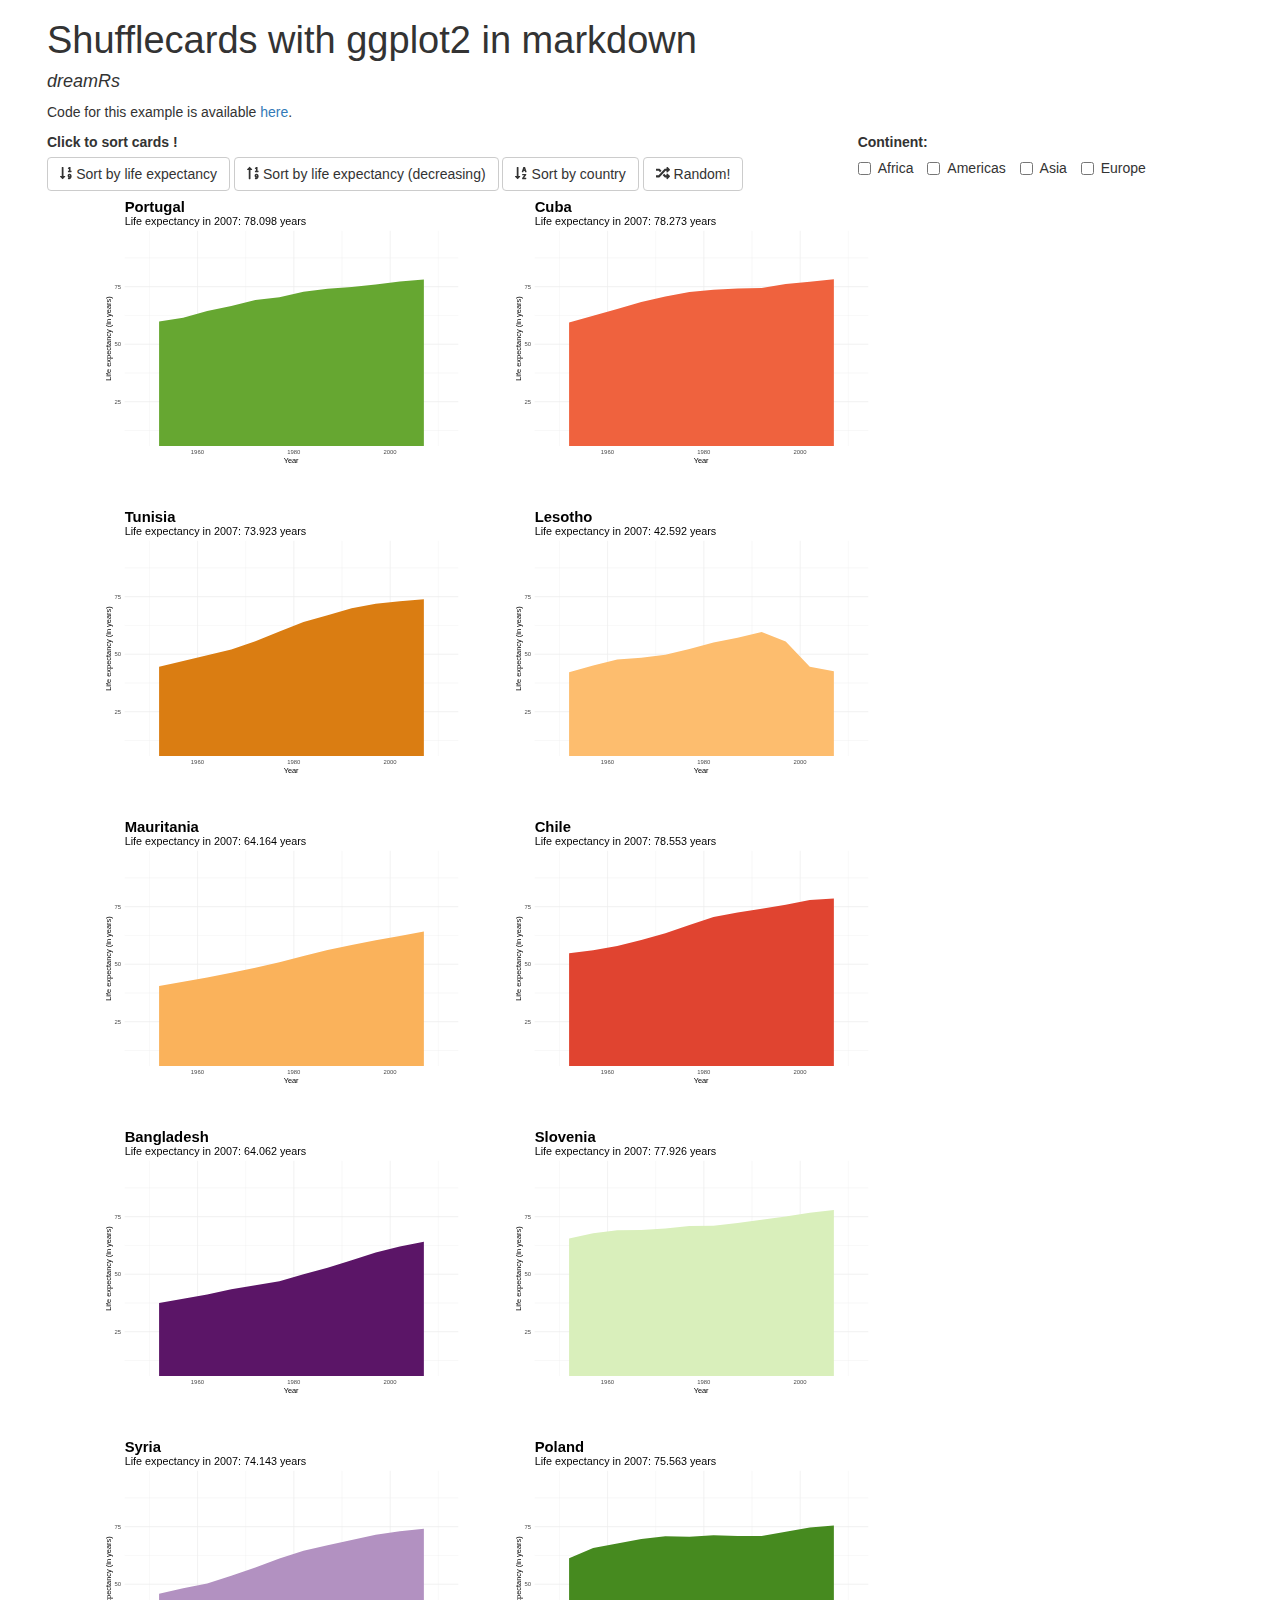
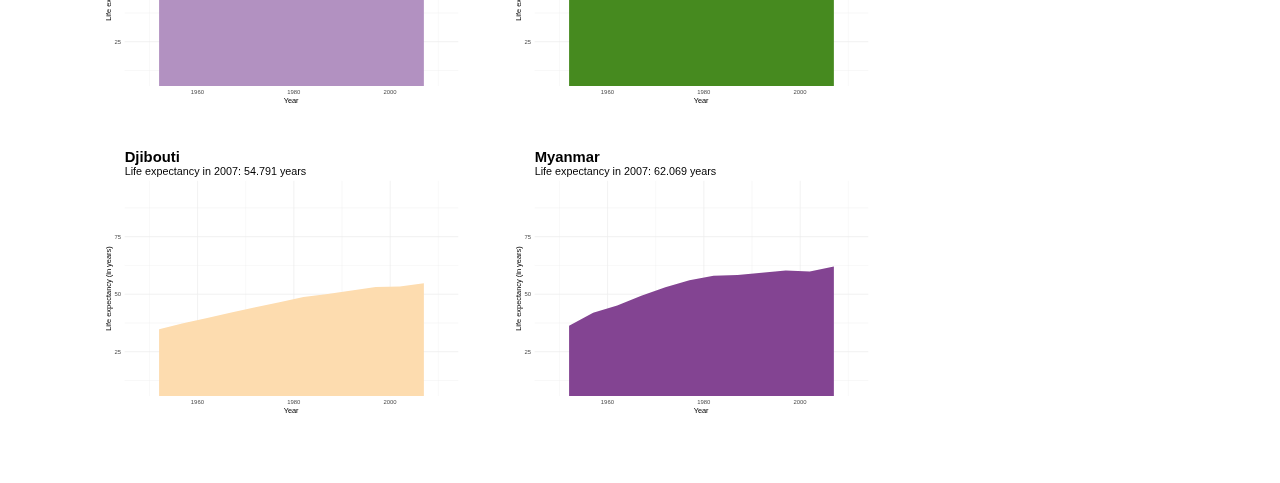
<file: docs/gapminder-md-ggplot2/index.html>
<!DOCTYPE html>

<html xmlns="http://www.w3.org/1999/xhtml">

<head>

<meta charset="utf-8" />
<meta http-equiv="Content-Type" content="text/html; charset=utf-8" />
<meta name="generator" content="pandoc" />


<meta name="author" content="dreamRs" />


<title>Shufflecards with ggplot2 in markdown</title>

<script src="index_files/jquery-1.11.3/jquery.min.js"></script>
<meta name="viewport" content="width=device-width, initial-scale=1" />
<link href="index_files/bootstrap-3.3.5/css/bootstrap.min.css" rel="stylesheet" />
<script src="index_files/bootstrap-3.3.5/js/bootstrap.min.js"></script>
<script src="index_files/bootstrap-3.3.5/shim/html5shiv.min.js"></script>
<script src="index_files/bootstrap-3.3.5/shim/respond.min.js"></script>
<script src="index_files/navigation-1.1/tabsets.js"></script>
<link href="index_files/highlightjs-9.12.0/default.css" rel="stylesheet" />
<script src="index_files/highlightjs-9.12.0/highlight.js"></script>
<script src="index_files/polyfill-2.0/inject-polyfill.js"></script>
<link href="index_files/font-awesome-5.0.13/css/fa-svg-with-js.css" rel="stylesheet" />
<script src="index_files/font-awesome-5.0.13/js/fontawesome-all.min.js"></script>
<script src="index_files/font-awesome-5.0.13/js/fa-v4-shims.min.js"></script>
<link href="index_files/crosstalk-1.0.0/css/crosstalk.css" rel="stylesheet" />
<script src="index_files/crosstalk-1.0.0/js/crosstalk.min.js"></script>
<script src="index_files/htmlwidgets-1.3/htmlwidgets.js"></script>
<link href="index_files/shufflejs-5.2.0/shuffle-custom.css" rel="stylesheet" />
<script src="index_files/shufflejs-5.2.0/shuffle.min.js"></script>
<script src="index_files/shuffle_widget-binding-0.0.1.9310/shuffle_widget.js"></script>
<script src="index_files/d3-5.7.0/d3.min.js"></script>
<script src="index_files/d3-lasso-0.0.5/d3-lasso.min.js"></script>
<link href="index_files/ggiraphjs-0.1.0/styles.css" rel="stylesheet" />
<script src="index_files/ggiraphjs-0.1.0/ggiraphjs.min.js"></script>
<script src="index_files/girafe-binding-0.6.0/girafe.js"></script>

<style type="text/css">code{white-space: pre;}</style>
<style type="text/css">
  pre:not([class]) {
    background-color: white;
  }
</style>
<script type="text/javascript">
if (window.hljs) {
  hljs.configure({languages: []});
  hljs.initHighlightingOnLoad();
  if (document.readyState && document.readyState === "complete") {
    window.setTimeout(function() { hljs.initHighlighting(); }, 0);
  }
}
</script>



<style type="text/css">
h1 {
  font-size: 34px;
}
h1.title {
  font-size: 38px;
}
h2 {
  font-size: 30px;
}
h3 {
  font-size: 24px;
}
h4 {
  font-size: 18px;
}
h5 {
  font-size: 16px;
}
h6 {
  font-size: 12px;
}
.table th:not([align]) {
  text-align: left;
}
</style>


</head>

<body>

<style type = "text/css">
.main-container {
  max-width: 940px;
  margin-left: auto;
  margin-right: auto;
}
code {
  color: inherit;
  background-color: rgba(0, 0, 0, 0.04);
}
img {
  max-width:100%;
  height: auto;
}
.tabbed-pane {
  padding-top: 12px;
}
.html-widget {
  margin-bottom: 20px;
}
button.code-folding-btn:focus {
  outline: none;
}
</style>



<div class="container-fluid main-container">

<!-- tabsets -->
<script>
$(document).ready(function () {
  window.buildTabsets("TOC");
});
</script>

<!-- code folding -->






<div class="fluid-row" id="header">



<h1 class="title toc-ignore">Shufflecards with ggplot2 in markdown</h1>
<h4 class="author"><em>dreamRs</em></h4>

</div>


<p>Code for this example is available <a href="https://github.com/dreamRs/shufflecards/blob/master/inst/examples/gapminder-md-ggplot2/index.Rmd">here</a>.</p>
<!-- Make it work in IE -->
<div></div>
<!-- custom CSS to make the document full width -->
<style type="text/css">
.main-container {
  max-width: 95% !important;
}
</style>
<!-- sorting buttons & crosstalk inputs -->
<div class="container-fluid crosstalk-bscols">
<div class="fluid-row">
<div class="col-xs-8">
<div class="button-group sort-shuffle-btn-grid">
<label>Click to sort cards !</label>
<br/>
<button type="button" class="btn btn-default" data-sort-by="lifeExp" data-sort-numeric="true" data-sort-decreasing="false">
<i class="fa fa-sort-numeric-asc"></i>
Sort by life expectancy
</button>
<button type="button" class="btn btn-default" data-sort-by="lifeExp" data-sort-numeric="true" data-sort-decreasing="true">
<i class="fa fa-sort-numeric-desc"></i>
Sort by life expectancy (decreasing)
</button>
<button type="button" class="btn btn-default" data-sort-by="key" data-sort-numeric="false" data-sort-decreasing="false">
<i class="fa fa-sort-alpha-asc"></i>
Sort by country
</button>
<button type="button" class="btn btn-default" data-sort-by="random" data-sort-numeric="false" data-sort-decreasing="false">
<i class="fa fa-random"></i>
Random!
</button>
</div>
</div>
<div class="col-xs-4">
<div id="continent_filter" class="form-group crosstalk-input-checkboxgroup crosstalk-input">
<label class="control-label" for="continent_filter">Continent:</label>
<div class="crosstalk-options-group">
<label class="checkbox-inline">
<input type="checkbox" name="continent_filter" value="Africa"/>
<span>Africa</span>
</label>
<label class="checkbox-inline">
<input type="checkbox" name="continent_filter" value="Americas"/>
<span>Americas</span>
</label>
<label class="checkbox-inline">
<input type="checkbox" name="continent_filter" value="Asia"/>
<span>Asia</span>
</label>
<label class="checkbox-inline">
<input type="checkbox" name="continent_filter" value="Europe"/>
<span>Europe</span>
</label>
</div>
<script type="application/json" data-for="continent_filter">{
  "map": {
    "Africa": ["Djibouti", "Lesotho", "Mauritania", "Tunisia"],
    "Americas": ["Chile", "Cuba"],
    "Asia": ["Bangladesh", "Myanmar", "Syria"],
    "Europe": ["Poland", "Portugal", "Slovenia"]
  },
  "group": ["SharedData20f124b3"]
}</script>
</div>
</div>
</div>
</div>
<!-- Grid -->
<div id="grid" style="width:95%;height:500px;" class="shuffle_widget html-widget"></div>
<script type="application/json" data-for="grid">{"x":{"shared_data":{"country":["Bangladesh","Chile","Cuba","Djibouti","Lesotho","Mauritania","Myanmar","Poland","Portugal","Slovenia","Syria","Tunisia"],"continent":["Asia","Americas","Americas","Africa","Africa","Africa","Asia","Europe","Europe","Europe","Asia","Africa"],"lastLifeExp":[64.062,78.553,78.273,54.791,42.592,64.164,62.069,75.563,78.098,77.926,74.143,73.923]},"html":"<div data-key=\"Portugal\" data-lifeExp=\"78.098\" class=\"element-item\" data-groups=\"[]\" style=\"margin: 5px;\" data-shuffleId=\"grid\">\n  <div style=\"width: 400px; height: 300px;\">\n    <div id=\"htmlwidget-f54fa4e2356ba1fa2775\" style=\"width:960px;height:500px;\" class=\"girafe html-widget\"><\/div>\n    <script type=\"application/json\" data-for=\"htmlwidget-f54fa4e2356ba1fa2775\">{\"x\":{\"html\":\"<?xml version=\\\"1.0\\\" encoding=\\\"UTF-8\\\"?>\\n<svg xmlns=\\\"http://www.w3.org/2000/svg\\\" xmlns:xlink=\\\"http://www.w3.org/1999/xlink\\\" id=\\\"svg_3bd0315d78b820181130162511\\\" viewBox=\\\"0 0 533.33 400.00\\\">\\n  <g>\\n    <defs>\\n      <clipPath id=\\\"cl_id3bd020622c9520181130162511_1\\\">\\n        <rect x=\\\"0.00\\\" y=\\\"400.00\\\" width=\\\"0.00\\\" height=\\\"133.33\\\"/>\\n      <\\/clipPath>\\n    <\\/defs>\\n    <rect x=\\\"0.00\\\" y=\\\"0.00\\\" width=\\\"533.33\\\" height=\\\"400.00\\\" id=\\\"1\\\" clip-path=\\\"url(#cl_id3bd020622c9520181130162511_1)\\\" fill=\\\"#FFFFFF\\\" fill-opacity=\\\"1\\\" stroke-width=\\\"0.75\\\" stroke=\\\"#FFFFFF\\\" stroke-opacity=\\\"1\\\" stroke-linejoin=\\\"round\\\" stroke-linecap=\\\"round\\\"/>\\n    <defs>\\n      <clipPath id=\\\"cl_id3bd020622c9520181130162511_2\\\">\\n        <rect x=\\\"0.00\\\" y=\\\"0.00\\\" width=\\\"533.33\\\" height=\\\"400.00\\\"/>\\n      <\\/clipPath>\\n    <\\/defs>\\n    <defs>\\n      <clipPath id=\\\"cl_id3bd020622c9520181130162511_3\\\">\\n        <rect x=\\\"33.57\\\" y=\\\"48.70\\\" width=\\\"494.29\\\" height=\\\"318.77\\\"/>\\n      <\\/clipPath>\\n    <\\/defs>\\n    <polyline points=\\\"33.57,344.46 527.85,344.46\\\" id=\\\"2\\\" clip-path=\\\"url(#cl_svg_3bd0315d78b820181130162511_3)\\\" fill=\\\"none\\\" stroke-width=\\\"0.533489\\\" stroke=\\\"#EBEBEB\\\" stroke-opacity=\\\"1\\\" stroke-linejoin=\\\"round\\\" stroke-linecap=\\\"butt\\\"/>\\n    <polyline points=\\\"33.57,259.23 527.85,259.23\\\" id=\\\"3\\\" clip-path=\\\"url(#cl_svg_3bd0315d78b820181130162511_3)\\\" fill=\\\"none\\\" stroke-width=\\\"0.533489\\\" stroke=\\\"#EBEBEB\\\" stroke-opacity=\\\"1\\\" stroke-linejoin=\\\"round\\\" stroke-linecap=\\\"butt\\\"/>\\n    <polyline points=\\\"33.57,174.00 527.85,174.00\\\" id=\\\"4\\\" clip-path=\\\"url(#cl_svg_3bd0315d78b820181130162511_3)\\\" fill=\\\"none\\\" stroke-width=\\\"0.533489\\\" stroke=\\\"#EBEBEB\\\" stroke-opacity=\\\"1\\\" stroke-linejoin=\\\"round\\\" stroke-linecap=\\\"butt\\\"/>\\n    <polyline points=\\\"33.57,88.76 527.85,88.76\\\" id=\\\"5\\\" clip-path=\\\"url(#cl_svg_3bd0315d78b820181130162511_3)\\\" fill=\\\"none\\\" stroke-width=\\\"0.533489\\\" stroke=\\\"#EBEBEB\\\" stroke-opacity=\\\"1\\\" stroke-linejoin=\\\"round\\\" stroke-linecap=\\\"butt\\\"/>\\n    <polyline points=\\\"70.30,367.47 70.30,48.70\\\" id=\\\"6\\\" clip-path=\\\"url(#cl_svg_3bd0315d78b820181130162511_3)\\\" fill=\\\"none\\\" stroke-width=\\\"0.533489\\\" stroke=\\\"#EBEBEB\\\" stroke-opacity=\\\"1\\\" stroke-linejoin=\\\"round\\\" stroke-linecap=\\\"butt\\\"/>\\n    <polyline points=\\\"212.95,367.47 212.95,48.70\\\" id=\\\"7\\\" clip-path=\\\"url(#cl_svg_3bd0315d78b820181130162511_3)\\\" fill=\\\"none\\\" stroke-width=\\\"0.533489\\\" stroke=\\\"#EBEBEB\\\" stroke-opacity=\\\"1\\\" stroke-linejoin=\\\"round\\\" stroke-linecap=\\\"butt\\\"/>\\n    <polyline points=\\\"355.60,367.47 355.60,48.70\\\" id=\\\"8\\\" clip-path=\\\"url(#cl_svg_3bd0315d78b820181130162511_3)\\\" fill=\\\"none\\\" stroke-width=\\\"0.533489\\\" stroke=\\\"#EBEBEB\\\" stroke-opacity=\\\"1\\\" stroke-linejoin=\\\"round\\\" stroke-linecap=\\\"butt\\\"/>\\n    <polyline points=\\\"498.25,367.47 498.25,48.70\\\" id=\\\"9\\\" clip-path=\\\"url(#cl_svg_3bd0315d78b820181130162511_3)\\\" fill=\\\"none\\\" stroke-width=\\\"0.533489\\\" stroke=\\\"#EBEBEB\\\" stroke-opacity=\\\"1\\\" stroke-linejoin=\\\"round\\\" stroke-linecap=\\\"butt\\\"/>\\n    <polyline points=\\\"33.57,301.85 527.85,301.85\\\" id=\\\"10\\\" clip-path=\\\"url(#cl_svg_3bd0315d78b820181130162511_3)\\\" fill=\\\"none\\\" stroke-width=\\\"1.06698\\\" stroke=\\\"#EBEBEB\\\" stroke-opacity=\\\"1\\\" stroke-linejoin=\\\"round\\\" stroke-linecap=\\\"butt\\\"/>\\n    <polyline points=\\\"33.57,216.61 527.85,216.61\\\" id=\\\"11\\\" clip-path=\\\"url(#cl_svg_3bd0315d78b820181130162511_3)\\\" fill=\\\"none\\\" stroke-width=\\\"1.06698\\\" stroke=\\\"#EBEBEB\\\" stroke-opacity=\\\"1\\\" stroke-linejoin=\\\"round\\\" stroke-linecap=\\\"butt\\\"/>\\n    <polyline points=\\\"33.57,131.38 527.85,131.38\\\" id=\\\"12\\\" clip-path=\\\"url(#cl_svg_3bd0315d78b820181130162511_3)\\\" fill=\\\"none\\\" stroke-width=\\\"1.06698\\\" stroke=\\\"#EBEBEB\\\" stroke-opacity=\\\"1\\\" stroke-linejoin=\\\"round\\\" stroke-linecap=\\\"butt\\\"/>\\n    <polyline points=\\\"141.63,367.47 141.63,48.70\\\" id=\\\"13\\\" clip-path=\\\"url(#cl_svg_3bd0315d78b820181130162511_3)\\\" fill=\\\"none\\\" stroke-width=\\\"1.06698\\\" stroke=\\\"#EBEBEB\\\" stroke-opacity=\\\"1\\\" stroke-linejoin=\\\"round\\\" stroke-linecap=\\\"butt\\\"/>\\n    <polyline points=\\\"284.28,367.47 284.28,48.70\\\" id=\\\"14\\\" clip-path=\\\"url(#cl_svg_3bd0315d78b820181130162511_3)\\\" fill=\\\"none\\\" stroke-width=\\\"1.06698\\\" stroke=\\\"#EBEBEB\\\" stroke-opacity=\\\"1\\\" stroke-linejoin=\\\"round\\\" stroke-linecap=\\\"butt\\\"/>\\n    <polyline points=\\\"426.93,367.47 426.93,48.70\\\" id=\\\"15\\\" clip-path=\\\"url(#cl_svg_3bd0315d78b820181130162511_3)\\\" fill=\\\"none\\\" stroke-width=\\\"1.06698\\\" stroke=\\\"#EBEBEB\\\" stroke-opacity=\\\"1\\\" stroke-linejoin=\\\"round\\\" stroke-linecap=\\\"butt\\\"/>\\n    <polygon points=\\\"84.57,183.13 120.23,177.37 155.89,167.55 191.55,160.02 227.22,150.95 262.88,147.03 298.54,138.98 334.20,134.58 369.87,131.86 405.53,128.07 441.19,123.57 476.86,120.82 476.86,387.08 441.19,387.08 405.53,387.08 369.87,387.08 334.20,387.08 298.54,387.08 262.88,387.08 227.22,387.08 191.55,387.08 155.89,387.08 120.23,387.08 84.57,387.08\\\" id=\\\"16\\\" clip-path=\\\"url(#cl_id3bd020622c9520181130162511_3)\\\" fill=\\\"#66A731\\\" fill-opacity=\\\"1\\\" stroke=\\\"none\\\"/>\\n    <defs>\\n      <clipPath id=\\\"cl_id3bd020622c9520181130162511_4\\\">\\n        <rect x=\\\"0.00\\\" y=\\\"0.00\\\" width=\\\"533.33\\\" height=\\\"400.00\\\"/>\\n      <\\/clipPath>\\n    <\\/defs>\\n    <g clip-path=\\\"url(#cl_id3bd020622c9520181130162511_4)\\\">\\n      <text x=\\\"18.63\\\" y=\\\"305.06\\\" id=\\\"17\\\" font-size=\\\"6.60pt\\\" fill=\\\"#4D4D4D\\\" fill-opacity=\\\"1\\\" font-family=\\\"Arial\\\">25<\\/text>\\n    <\\/g>\\n    <g clip-path=\\\"url(#cl_id3bd020622c9520181130162511_4)\\\">\\n      <text x=\\\"18.63\\\" y=\\\"219.83\\\" id=\\\"18\\\" font-size=\\\"6.60pt\\\" fill=\\\"#4D4D4D\\\" fill-opacity=\\\"1\\\" font-family=\\\"Arial\\\">50<\\/text>\\n    <\\/g>\\n    <g clip-path=\\\"url(#cl_id3bd020622c9520181130162511_4)\\\">\\n      <text x=\\\"18.63\\\" y=\\\"134.60\\\" id=\\\"19\\\" font-size=\\\"6.60pt\\\" fill=\\\"#4D4D4D\\\" fill-opacity=\\\"1\\\" font-family=\\\"Arial\\\">75<\\/text>\\n    <\\/g>\\n    <g clip-path=\\\"url(#cl_id3bd020622c9520181130162511_4)\\\">\\n      <text x=\\\"131.62\\\" y=\\\"378.84\\\" id=\\\"20\\\" font-size=\\\"6.60pt\\\" fill=\\\"#4D4D4D\\\" fill-opacity=\\\"1\\\" font-family=\\\"Arial\\\">1960<\\/text>\\n    <\\/g>\\n    <g clip-path=\\\"url(#cl_id3bd020622c9520181130162511_4)\\\">\\n      <text x=\\\"274.27\\\" y=\\\"378.84\\\" id=\\\"21\\\" font-size=\\\"6.60pt\\\" fill=\\\"#4D4D4D\\\" fill-opacity=\\\"1\\\" font-family=\\\"Arial\\\">1980<\\/text>\\n    <\\/g>\\n    <g clip-path=\\\"url(#cl_id3bd020622c9520181130162511_4)\\\">\\n      <text x=\\\"416.92\\\" y=\\\"378.84\\\" id=\\\"22\\\" font-size=\\\"6.60pt\\\" fill=\\\"#4D4D4D\\\" fill-opacity=\\\"1\\\" font-family=\\\"Arial\\\">2000<\\/text>\\n    <\\/g>\\n    <g clip-path=\\\"url(#cl_id3bd020622c9520181130162511_4)\\\">\\n      <text x=\\\"269.09\\\" y=\\\"391.99\\\" id=\\\"23\\\" font-size=\\\"8.25pt\\\" font-family=\\\"Arial\\\">Year<\\/text>\\n    <\\/g>\\n    <g clip-path=\\\"url(#cl_id3bd020622c9520181130162511_4)\\\">\\n      <text transform=\\\"translate(13.35,270.76) rotate(-90)\\\" id=\\\"24\\\" font-size=\\\"8.25pt\\\" font-family=\\\"Arial\\\">Life expectancy (in years)<\\/text>\\n    <\\/g>\\n    <g clip-path=\\\"url(#cl_id3bd020622c9520181130162511_4)\\\">\\n      <text x=\\\"33.57\\\" y=\\\"40.69\\\" id=\\\"25\\\" font-size=\\\"12.00pt\\\" font-family=\\\"Arial\\\">Life expectancy in 2007: 78.098 years<\\/text>\\n    <\\/g>\\n    <g clip-path=\\\"url(#cl_id3bd020622c9520181130162511_4)\\\">\\n      <text x=\\\"33.57\\\" y=\\\"21.23\\\" id=\\\"26\\\" font-size=\\\"16.50pt\\\" font-weight=\\\"bold\\\" font-family=\\\"Arial\\\">Portugal<\\/text>\\n    <\\/g>\\n  <\\/g>\\n<\\/svg>\\n\",\"js\":\"function zzz(){};\",\"uid\":\"svg_3bd0315d78b820181130162511\",\"width\":0.9,\"ratio\":1.33333333333333,\"settings\":{\"tooltip\":{\"css\":\"{position:absolute;pointer-events:none;z-index:999;padding:5px;background:black;color:white;border-radius:2px 2px 2px 2px;}\",\"offx\":10,\"offy\":0,\"use_cursor_pos\":true,\"opacity\":0.9,\"usefill\":false,\"usestroke\":false,\"delay\":{\"over\":200,\"out\":500}},\"hover\":{\"css\":\"{fill:orange;stroke:gray;}\"},\"zoom\":{\"min\":1,\"max\":1},\"capture\":{\"css\":\"{fill:red;stroke:gray;}\",\"type\":\"multiple\",\"only_shiny\":true},\"toolbar\":{\"position\":\"topright\",\"saveaspng\":true}}},\"evals\":[],\"jsHooks\":[]}<\/script>\n  <\/div>\n<\/div>\n<div data-key=\"Cuba\" data-lifeExp=\"78.273\" class=\"element-item\" data-groups=\"[]\" style=\"margin: 5px;\" data-shuffleId=\"grid\">\n  <div style=\"width: 400px; height: 300px;\">\n    <div id=\"htmlwidget-633f9fae3ff58784a984\" style=\"width:960px;height:500px;\" class=\"girafe html-widget\"><\/div>\n    <script type=\"application/json\" data-for=\"htmlwidget-633f9fae3ff58784a984\">{\"x\":{\"html\":\"<?xml version=\\\"1.0\\\" encoding=\\\"UTF-8\\\"?>\\n<svg xmlns=\\\"http://www.w3.org/2000/svg\\\" xmlns:xlink=\\\"http://www.w3.org/1999/xlink\\\" id=\\\"svg_3bd01b08740f20181130162511\\\" viewBox=\\\"0 0 533.33 400.00\\\">\\n  <g>\\n    <defs>\\n      <clipPath id=\\\"cl_id3bd04fc73bb520181130162511_441682801\\\">\\n        <rect x=\\\"0.00\\\" y=\\\"400.00\\\" width=\\\"0.00\\\" height=\\\"133.33\\\"/>\\n      <\\/clipPath>\\n    <\\/defs>\\n    <rect x=\\\"0.00\\\" y=\\\"0.00\\\" width=\\\"533.33\\\" height=\\\"400.00\\\" id=\\\"1\\\" clip-path=\\\"url(#cl_id3bd04fc73bb520181130162511_441682801)\\\" fill=\\\"#FFFFFF\\\" fill-opacity=\\\"1\\\" stroke-width=\\\"0.75\\\" stroke=\\\"#FFFFFF\\\" stroke-opacity=\\\"1\\\" stroke-linejoin=\\\"round\\\" stroke-linecap=\\\"round\\\"/>\\n    <defs>\\n      <clipPath id=\\\"cl_id3bd04fc73bb520181130162511_441682802\\\">\\n        <rect x=\\\"0.00\\\" y=\\\"0.00\\\" width=\\\"533.33\\\" height=\\\"400.00\\\"/>\\n      <\\/clipPath>\\n    <\\/defs>\\n    <defs>\\n      <clipPath id=\\\"cl_id3bd04fc73bb520181130162511_441682803\\\">\\n        <rect x=\\\"33.57\\\" y=\\\"48.70\\\" width=\\\"494.29\\\" height=\\\"318.77\\\"/>\\n      <\\/clipPath>\\n    <\\/defs>\\n    <polyline points=\\\"33.57,344.46 527.85,344.46\\\" id=\\\"2\\\" clip-path=\\\"url(#cl_svg_3bd01b08740f20181130162511_441682803)\\\" fill=\\\"none\\\" stroke-width=\\\"0.533489\\\" stroke=\\\"#EBEBEB\\\" stroke-opacity=\\\"1\\\" stroke-linejoin=\\\"round\\\" stroke-linecap=\\\"butt\\\"/>\\n    <polyline points=\\\"33.57,259.23 527.85,259.23\\\" id=\\\"3\\\" clip-path=\\\"url(#cl_svg_3bd01b08740f20181130162511_441682803)\\\" fill=\\\"none\\\" stroke-width=\\\"0.533489\\\" stroke=\\\"#EBEBEB\\\" stroke-opacity=\\\"1\\\" stroke-linejoin=\\\"round\\\" stroke-linecap=\\\"butt\\\"/>\\n    <polyline points=\\\"33.57,174.00 527.85,174.00\\\" id=\\\"4\\\" clip-path=\\\"url(#cl_svg_3bd01b08740f20181130162511_441682803)\\\" fill=\\\"none\\\" stroke-width=\\\"0.533489\\\" stroke=\\\"#EBEBEB\\\" stroke-opacity=\\\"1\\\" stroke-linejoin=\\\"round\\\" stroke-linecap=\\\"butt\\\"/>\\n    <polyline points=\\\"33.57,88.76 527.85,88.76\\\" id=\\\"5\\\" clip-path=\\\"url(#cl_svg_3bd01b08740f20181130162511_441682803)\\\" fill=\\\"none\\\" stroke-width=\\\"0.533489\\\" stroke=\\\"#EBEBEB\\\" stroke-opacity=\\\"1\\\" stroke-linejoin=\\\"round\\\" stroke-linecap=\\\"butt\\\"/>\\n    <polyline points=\\\"70.30,367.47 70.30,48.70\\\" id=\\\"6\\\" clip-path=\\\"url(#cl_svg_3bd01b08740f20181130162511_441682803)\\\" fill=\\\"none\\\" stroke-width=\\\"0.533489\\\" stroke=\\\"#EBEBEB\\\" stroke-opacity=\\\"1\\\" stroke-linejoin=\\\"round\\\" stroke-linecap=\\\"butt\\\"/>\\n    <polyline points=\\\"212.95,367.47 212.95,48.70\\\" id=\\\"7\\\" clip-path=\\\"url(#cl_svg_3bd01b08740f20181130162511_441682803)\\\" fill=\\\"none\\\" stroke-width=\\\"0.533489\\\" stroke=\\\"#EBEBEB\\\" stroke-opacity=\\\"1\\\" stroke-linejoin=\\\"round\\\" stroke-linecap=\\\"butt\\\"/>\\n    <polyline points=\\\"355.60,367.47 355.60,48.70\\\" id=\\\"8\\\" clip-path=\\\"url(#cl_svg_3bd01b08740f20181130162511_441682803)\\\" fill=\\\"none\\\" stroke-width=\\\"0.533489\\\" stroke=\\\"#EBEBEB\\\" stroke-opacity=\\\"1\\\" stroke-linejoin=\\\"round\\\" stroke-linecap=\\\"butt\\\"/>\\n    <polyline points=\\\"498.25,367.47 498.25,48.70\\\" id=\\\"9\\\" clip-path=\\\"url(#cl_svg_3bd01b08740f20181130162511_441682803)\\\" fill=\\\"none\\\" stroke-width=\\\"0.533489\\\" stroke=\\\"#EBEBEB\\\" stroke-opacity=\\\"1\\\" stroke-linejoin=\\\"round\\\" stroke-linecap=\\\"butt\\\"/>\\n    <polyline points=\\\"33.57,301.85 527.85,301.85\\\" id=\\\"10\\\" clip-path=\\\"url(#cl_svg_3bd01b08740f20181130162511_441682803)\\\" fill=\\\"none\\\" stroke-width=\\\"1.06698\\\" stroke=\\\"#EBEBEB\\\" stroke-opacity=\\\"1\\\" stroke-linejoin=\\\"round\\\" stroke-linecap=\\\"butt\\\"/>\\n    <polyline points=\\\"33.57,216.61 527.85,216.61\\\" id=\\\"11\\\" clip-path=\\\"url(#cl_svg_3bd01b08740f20181130162511_441682803)\\\" fill=\\\"none\\\" stroke-width=\\\"1.06698\\\" stroke=\\\"#EBEBEB\\\" stroke-opacity=\\\"1\\\" stroke-linejoin=\\\"round\\\" stroke-linecap=\\\"butt\\\"/>\\n    <polyline points=\\\"33.57,131.38 527.85,131.38\\\" id=\\\"12\\\" clip-path=\\\"url(#cl_svg_3bd01b08740f20181130162511_441682803)\\\" fill=\\\"none\\\" stroke-width=\\\"1.06698\\\" stroke=\\\"#EBEBEB\\\" stroke-opacity=\\\"1\\\" stroke-linejoin=\\\"round\\\" stroke-linecap=\\\"butt\\\"/>\\n    <polyline points=\\\"141.63,367.47 141.63,48.70\\\" id=\\\"13\\\" clip-path=\\\"url(#cl_svg_3bd01b08740f20181130162511_441682803)\\\" fill=\\\"none\\\" stroke-width=\\\"1.06698\\\" stroke=\\\"#EBEBEB\\\" stroke-opacity=\\\"1\\\" stroke-linejoin=\\\"round\\\" stroke-linecap=\\\"butt\\\"/>\\n    <polyline points=\\\"284.28,367.47 284.28,48.70\\\" id=\\\"14\\\" clip-path=\\\"url(#cl_svg_3bd01b08740f20181130162511_441682803)\\\" fill=\\\"none\\\" stroke-width=\\\"1.06698\\\" stroke=\\\"#EBEBEB\\\" stroke-opacity=\\\"1\\\" stroke-linejoin=\\\"round\\\" stroke-linecap=\\\"butt\\\"/>\\n    <polyline points=\\\"426.93,367.47 426.93,48.70\\\" id=\\\"15\\\" clip-path=\\\"url(#cl_svg_3bd01b08740f20181130162511_441682803)\\\" fill=\\\"none\\\" stroke-width=\\\"1.06698\\\" stroke=\\\"#EBEBEB\\\" stroke-opacity=\\\"1\\\" stroke-linejoin=\\\"round\\\" stroke-linecap=\\\"butt\\\"/>\\n    <polygon points=\\\"84.57,184.49 120.23,174.59 155.89,164.63 191.55,154.26 227.22,145.96 262.88,139.39 298.54,135.75 334.20,134.20 369.87,133.38 405.53,127.46 441.19,124.02 476.86,120.22 476.86,387.08 441.19,387.08 405.53,387.08 369.87,387.08 334.20,387.08 298.54,387.08 262.88,387.08 227.22,387.08 191.55,387.08 155.89,387.08 120.23,387.08 84.57,387.08\\\" id=\\\"16\\\" clip-path=\\\"url(#cl_id3bd04fc73bb520181130162511_441682803)\\\" fill=\\\"#EF623E\\\" fill-opacity=\\\"1\\\" stroke=\\\"none\\\"/>\\n    <defs>\\n      <clipPath id=\\\"cl_id3bd04fc73bb520181130162511_441682804\\\">\\n        <rect x=\\\"0.00\\\" y=\\\"0.00\\\" width=\\\"533.33\\\" height=\\\"400.00\\\"/>\\n      <\\/clipPath>\\n    <\\/defs>\\n    <g clip-path=\\\"url(#cl_id3bd04fc73bb520181130162511_441682804)\\\">\\n      <text x=\\\"18.63\\\" y=\\\"305.06\\\" id=\\\"17\\\" font-size=\\\"6.60pt\\\" fill=\\\"#4D4D4D\\\" fill-opacity=\\\"1\\\" font-family=\\\"Arial\\\">25<\\/text>\\n    <\\/g>\\n    <g clip-path=\\\"url(#cl_id3bd04fc73bb520181130162511_441682804)\\\">\\n      <text x=\\\"18.63\\\" y=\\\"219.83\\\" id=\\\"18\\\" font-size=\\\"6.60pt\\\" fill=\\\"#4D4D4D\\\" fill-opacity=\\\"1\\\" font-family=\\\"Arial\\\">50<\\/text>\\n    <\\/g>\\n    <g clip-path=\\\"url(#cl_id3bd04fc73bb520181130162511_441682804)\\\">\\n      <text x=\\\"18.63\\\" y=\\\"134.60\\\" id=\\\"19\\\" font-size=\\\"6.60pt\\\" fill=\\\"#4D4D4D\\\" fill-opacity=\\\"1\\\" font-family=\\\"Arial\\\">75<\\/text>\\n    <\\/g>\\n    <g clip-path=\\\"url(#cl_id3bd04fc73bb520181130162511_441682804)\\\">\\n      <text x=\\\"131.62\\\" y=\\\"378.84\\\" id=\\\"20\\\" font-size=\\\"6.60pt\\\" fill=\\\"#4D4D4D\\\" fill-opacity=\\\"1\\\" font-family=\\\"Arial\\\">1960<\\/text>\\n    <\\/g>\\n    <g clip-path=\\\"url(#cl_id3bd04fc73bb520181130162511_441682804)\\\">\\n      <text x=\\\"274.27\\\" y=\\\"378.84\\\" id=\\\"21\\\" font-size=\\\"6.60pt\\\" fill=\\\"#4D4D4D\\\" fill-opacity=\\\"1\\\" font-family=\\\"Arial\\\">1980<\\/text>\\n    <\\/g>\\n    <g clip-path=\\\"url(#cl_id3bd04fc73bb520181130162511_441682804)\\\">\\n      <text x=\\\"416.92\\\" y=\\\"378.84\\\" id=\\\"22\\\" font-size=\\\"6.60pt\\\" fill=\\\"#4D4D4D\\\" fill-opacity=\\\"1\\\" font-family=\\\"Arial\\\">2000<\\/text>\\n    <\\/g>\\n    <g clip-path=\\\"url(#cl_id3bd04fc73bb520181130162511_441682804)\\\">\\n      <text x=\\\"269.09\\\" y=\\\"391.99\\\" id=\\\"23\\\" font-size=\\\"8.25pt\\\" font-family=\\\"Arial\\\">Year<\\/text>\\n    <\\/g>\\n    <g clip-path=\\\"url(#cl_id3bd04fc73bb520181130162511_441682804)\\\">\\n      <text transform=\\\"translate(13.35,270.76) rotate(-90)\\\" id=\\\"24\\\" font-size=\\\"8.25pt\\\" font-family=\\\"Arial\\\">Life expectancy (in years)<\\/text>\\n    <\\/g>\\n    <g clip-path=\\\"url(#cl_id3bd04fc73bb520181130162511_441682804)\\\">\\n      <text x=\\\"33.57\\\" y=\\\"40.69\\\" id=\\\"25\\\" font-size=\\\"12.00pt\\\" font-family=\\\"Arial\\\">Life expectancy in 2007: 78.273 years<\\/text>\\n    <\\/g>\\n    <g clip-path=\\\"url(#cl_id3bd04fc73bb520181130162511_441682804)\\\">\\n      <text x=\\\"33.57\\\" y=\\\"21.23\\\" id=\\\"26\\\" font-size=\\\"16.50pt\\\" font-weight=\\\"bold\\\" font-family=\\\"Arial\\\">Cuba<\\/text>\\n    <\\/g>\\n  <\\/g>\\n<\\/svg>\\n\",\"js\":\"function zzz(){};\",\"uid\":\"svg_3bd01b08740f20181130162511\",\"width\":0.9,\"ratio\":1.33333333333333,\"settings\":{\"tooltip\":{\"css\":\"{position:absolute;pointer-events:none;z-index:999;padding:5px;background:black;color:white;border-radius:2px 2px 2px 2px;}\",\"offx\":10,\"offy\":0,\"use_cursor_pos\":true,\"opacity\":0.9,\"usefill\":false,\"usestroke\":false,\"delay\":{\"over\":200,\"out\":500}},\"hover\":{\"css\":\"{fill:orange;stroke:gray;}\"},\"zoom\":{\"min\":1,\"max\":1},\"capture\":{\"css\":\"{fill:red;stroke:gray;}\",\"type\":\"multiple\",\"only_shiny\":true},\"toolbar\":{\"position\":\"topright\",\"saveaspng\":true}}},\"evals\":[],\"jsHooks\":[]}<\/script>\n  <\/div>\n<\/div>\n<div data-key=\"Tunisia\" data-lifeExp=\"73.923\" class=\"element-item\" data-groups=\"[]\" style=\"margin: 5px;\" data-shuffleId=\"grid\">\n  <div style=\"width: 400px; height: 300px;\">\n    <div id=\"htmlwidget-0392387d5336c3c21cbf\" style=\"width:960px;height:500px;\" class=\"girafe html-widget\"><\/div>\n    <script type=\"application/json\" data-for=\"htmlwidget-0392387d5336c3c21cbf\">{\"x\":{\"html\":\"<?xml version=\\\"1.0\\\" encoding=\\\"UTF-8\\\"?>\\n<svg xmlns=\\\"http://www.w3.org/2000/svg\\\" xmlns:xlink=\\\"http://www.w3.org/1999/xlink\\\" id=\\\"svg_3bd07fdfae720181130162511\\\" viewBox=\\\"0 0 533.33 400.00\\\">\\n  <g>\\n    <defs>\\n      <clipPath id=\\\"cl_id3bd02e1d166e20181130162511_1\\\">\\n        <rect x=\\\"0.00\\\" y=\\\"400.00\\\" width=\\\"0.00\\\" height=\\\"133.33\\\"/>\\n      <\\/clipPath>\\n    <\\/defs>\\n    <rect x=\\\"0.00\\\" y=\\\"0.00\\\" width=\\\"533.33\\\" height=\\\"400.00\\\" id=\\\"1\\\" clip-path=\\\"url(#cl_id3bd02e1d166e20181130162511_1)\\\" fill=\\\"#FFFFFF\\\" fill-opacity=\\\"1\\\" stroke-width=\\\"0.75\\\" stroke=\\\"#FFFFFF\\\" stroke-opacity=\\\"1\\\" stroke-linejoin=\\\"round\\\" stroke-linecap=\\\"round\\\"/>\\n    <defs>\\n      <clipPath id=\\\"cl_id3bd02e1d166e20181130162511_2\\\">\\n        <rect x=\\\"0.00\\\" y=\\\"0.00\\\" width=\\\"533.33\\\" height=\\\"400.00\\\"/>\\n      <\\/clipPath>\\n    <\\/defs>\\n    <defs>\\n      <clipPath id=\\\"cl_id3bd02e1d166e20181130162511_3\\\">\\n        <rect x=\\\"33.57\\\" y=\\\"48.70\\\" width=\\\"494.29\\\" height=\\\"318.77\\\"/>\\n      <\\/clipPath>\\n    <\\/defs>\\n    <polyline points=\\\"33.57,344.46 527.85,344.46\\\" id=\\\"2\\\" clip-path=\\\"url(#cl_svg_3bd07fdfae720181130162511_3)\\\" fill=\\\"none\\\" stroke-width=\\\"0.533489\\\" stroke=\\\"#EBEBEB\\\" stroke-opacity=\\\"1\\\" stroke-linejoin=\\\"round\\\" stroke-linecap=\\\"butt\\\"/>\\n    <polyline points=\\\"33.57,259.23 527.85,259.23\\\" id=\\\"3\\\" clip-path=\\\"url(#cl_svg_3bd07fdfae720181130162511_3)\\\" fill=\\\"none\\\" stroke-width=\\\"0.533489\\\" stroke=\\\"#EBEBEB\\\" stroke-opacity=\\\"1\\\" stroke-linejoin=\\\"round\\\" stroke-linecap=\\\"butt\\\"/>\\n    <polyline points=\\\"33.57,174.00 527.85,174.00\\\" id=\\\"4\\\" clip-path=\\\"url(#cl_svg_3bd07fdfae720181130162511_3)\\\" fill=\\\"none\\\" stroke-width=\\\"0.533489\\\" stroke=\\\"#EBEBEB\\\" stroke-opacity=\\\"1\\\" stroke-linejoin=\\\"round\\\" stroke-linecap=\\\"butt\\\"/>\\n    <polyline points=\\\"33.57,88.76 527.85,88.76\\\" id=\\\"5\\\" clip-path=\\\"url(#cl_svg_3bd07fdfae720181130162511_3)\\\" fill=\\\"none\\\" stroke-width=\\\"0.533489\\\" stroke=\\\"#EBEBEB\\\" stroke-opacity=\\\"1\\\" stroke-linejoin=\\\"round\\\" stroke-linecap=\\\"butt\\\"/>\\n    <polyline points=\\\"70.30,367.47 70.30,48.70\\\" id=\\\"6\\\" clip-path=\\\"url(#cl_svg_3bd07fdfae720181130162511_3)\\\" fill=\\\"none\\\" stroke-width=\\\"0.533489\\\" stroke=\\\"#EBEBEB\\\" stroke-opacity=\\\"1\\\" stroke-linejoin=\\\"round\\\" stroke-linecap=\\\"butt\\\"/>\\n    <polyline points=\\\"212.95,367.47 212.95,48.70\\\" id=\\\"7\\\" clip-path=\\\"url(#cl_svg_3bd07fdfae720181130162511_3)\\\" fill=\\\"none\\\" stroke-width=\\\"0.533489\\\" stroke=\\\"#EBEBEB\\\" stroke-opacity=\\\"1\\\" stroke-linejoin=\\\"round\\\" stroke-linecap=\\\"butt\\\"/>\\n    <polyline points=\\\"355.60,367.47 355.60,48.70\\\" id=\\\"8\\\" clip-path=\\\"url(#cl_svg_3bd07fdfae720181130162511_3)\\\" fill=\\\"none\\\" stroke-width=\\\"0.533489\\\" stroke=\\\"#EBEBEB\\\" stroke-opacity=\\\"1\\\" stroke-linejoin=\\\"round\\\" stroke-linecap=\\\"butt\\\"/>\\n    <polyline points=\\\"498.25,367.47 498.25,48.70\\\" id=\\\"9\\\" clip-path=\\\"url(#cl_svg_3bd07fdfae720181130162511_3)\\\" fill=\\\"none\\\" stroke-width=\\\"0.533489\\\" stroke=\\\"#EBEBEB\\\" stroke-opacity=\\\"1\\\" stroke-linejoin=\\\"round\\\" stroke-linecap=\\\"butt\\\"/>\\n    <polyline points=\\\"33.57,301.85 527.85,301.85\\\" id=\\\"10\\\" clip-path=\\\"url(#cl_svg_3bd07fdfae720181130162511_3)\\\" fill=\\\"none\\\" stroke-width=\\\"1.06698\\\" stroke=\\\"#EBEBEB\\\" stroke-opacity=\\\"1\\\" stroke-linejoin=\\\"round\\\" stroke-linecap=\\\"butt\\\"/>\\n    <polyline points=\\\"33.57,216.61 527.85,216.61\\\" id=\\\"11\\\" clip-path=\\\"url(#cl_svg_3bd07fdfae720181130162511_3)\\\" fill=\\\"none\\\" stroke-width=\\\"1.06698\\\" stroke=\\\"#EBEBEB\\\" stroke-opacity=\\\"1\\\" stroke-linejoin=\\\"round\\\" stroke-linecap=\\\"butt\\\"/>\\n    <polyline points=\\\"33.57,131.38 527.85,131.38\\\" id=\\\"12\\\" clip-path=\\\"url(#cl_svg_3bd07fdfae720181130162511_3)\\\" fill=\\\"none\\\" stroke-width=\\\"1.06698\\\" stroke=\\\"#EBEBEB\\\" stroke-opacity=\\\"1\\\" stroke-linejoin=\\\"round\\\" stroke-linecap=\\\"butt\\\"/>\\n    <polyline points=\\\"141.63,367.47 141.63,48.70\\\" id=\\\"13\\\" clip-path=\\\"url(#cl_svg_3bd07fdfae720181130162511_3)\\\" fill=\\\"none\\\" stroke-width=\\\"1.06698\\\" stroke=\\\"#EBEBEB\\\" stroke-opacity=\\\"1\\\" stroke-linejoin=\\\"round\\\" stroke-linecap=\\\"butt\\\"/>\\n    <polyline points=\\\"284.28,367.47 284.28,48.70\\\" id=\\\"14\\\" clip-path=\\\"url(#cl_svg_3bd07fdfae720181130162511_3)\\\" fill=\\\"none\\\" stroke-width=\\\"1.06698\\\" stroke=\\\"#EBEBEB\\\" stroke-opacity=\\\"1\\\" stroke-linejoin=\\\"round\\\" stroke-linecap=\\\"butt\\\"/>\\n    <polyline points=\\\"426.93,367.47 426.93,48.70\\\" id=\\\"15\\\" clip-path=\\\"url(#cl_svg_3bd07fdfae720181130162511_3)\\\" fill=\\\"none\\\" stroke-width=\\\"1.06698\\\" stroke=\\\"#EBEBEB\\\" stroke-opacity=\\\"1\\\" stroke-linejoin=\\\"round\\\" stroke-linecap=\\\"butt\\\"/>\\n    <polygon points=\\\"84.57,235.02 120.23,226.50 155.89,218.05 191.55,209.61 227.22,197.51 262.88,183.08 298.54,168.72 334.20,159.02 369.87,148.42 405.53,141.70 441.19,138.06 476.86,135.05 476.86,387.08 441.19,387.08 405.53,387.08 369.87,387.08 334.20,387.08 298.54,387.08 262.88,387.08 227.22,387.08 191.55,387.08 155.89,387.08 120.23,387.08 84.57,387.08\\\" id=\\\"16\\\" clip-path=\\\"url(#cl_id3bd02e1d166e20181130162511_3)\\\" fill=\\\"#DA7D12\\\" fill-opacity=\\\"1\\\" stroke=\\\"none\\\"/>\\n    <defs>\\n      <clipPath id=\\\"cl_id3bd02e1d166e20181130162511_4\\\">\\n        <rect x=\\\"0.00\\\" y=\\\"0.00\\\" width=\\\"533.33\\\" height=\\\"400.00\\\"/>\\n      <\\/clipPath>\\n    <\\/defs>\\n    <g clip-path=\\\"url(#cl_id3bd02e1d166e20181130162511_4)\\\">\\n      <text x=\\\"18.63\\\" y=\\\"305.06\\\" id=\\\"17\\\" font-size=\\\"6.60pt\\\" fill=\\\"#4D4D4D\\\" fill-opacity=\\\"1\\\" font-family=\\\"Arial\\\">25<\\/text>\\n    <\\/g>\\n    <g clip-path=\\\"url(#cl_id3bd02e1d166e20181130162511_4)\\\">\\n      <text x=\\\"18.63\\\" y=\\\"219.83\\\" id=\\\"18\\\" font-size=\\\"6.60pt\\\" fill=\\\"#4D4D4D\\\" fill-opacity=\\\"1\\\" font-family=\\\"Arial\\\">50<\\/text>\\n    <\\/g>\\n    <g clip-path=\\\"url(#cl_id3bd02e1d166e20181130162511_4)\\\">\\n      <text x=\\\"18.63\\\" y=\\\"134.60\\\" id=\\\"19\\\" font-size=\\\"6.60pt\\\" fill=\\\"#4D4D4D\\\" fill-opacity=\\\"1\\\" font-family=\\\"Arial\\\">75<\\/text>\\n    <\\/g>\\n    <g clip-path=\\\"url(#cl_id3bd02e1d166e20181130162511_4)\\\">\\n      <text x=\\\"131.62\\\" y=\\\"378.84\\\" id=\\\"20\\\" font-size=\\\"6.60pt\\\" fill=\\\"#4D4D4D\\\" fill-opacity=\\\"1\\\" font-family=\\\"Arial\\\">1960<\\/text>\\n    <\\/g>\\n    <g clip-path=\\\"url(#cl_id3bd02e1d166e20181130162511_4)\\\">\\n      <text x=\\\"274.27\\\" y=\\\"378.84\\\" id=\\\"21\\\" font-size=\\\"6.60pt\\\" fill=\\\"#4D4D4D\\\" fill-opacity=\\\"1\\\" font-family=\\\"Arial\\\">1980<\\/text>\\n    <\\/g>\\n    <g clip-path=\\\"url(#cl_id3bd02e1d166e20181130162511_4)\\\">\\n      <text x=\\\"416.92\\\" y=\\\"378.84\\\" id=\\\"22\\\" font-size=\\\"6.60pt\\\" fill=\\\"#4D4D4D\\\" fill-opacity=\\\"1\\\" font-family=\\\"Arial\\\">2000<\\/text>\\n    <\\/g>\\n    <g clip-path=\\\"url(#cl_id3bd02e1d166e20181130162511_4)\\\">\\n      <text x=\\\"269.09\\\" y=\\\"391.99\\\" id=\\\"23\\\" font-size=\\\"8.25pt\\\" font-family=\\\"Arial\\\">Year<\\/text>\\n    <\\/g>\\n    <g clip-path=\\\"url(#cl_id3bd02e1d166e20181130162511_4)\\\">\\n      <text transform=\\\"translate(13.35,270.76) rotate(-90)\\\" id=\\\"24\\\" font-size=\\\"8.25pt\\\" font-family=\\\"Arial\\\">Life expectancy (in years)<\\/text>\\n    <\\/g>\\n    <g clip-path=\\\"url(#cl_id3bd02e1d166e20181130162511_4)\\\">\\n      <text x=\\\"33.57\\\" y=\\\"40.69\\\" id=\\\"25\\\" font-size=\\\"12.00pt\\\" font-family=\\\"Arial\\\">Life expectancy in 2007: 73.923 years<\\/text>\\n    <\\/g>\\n    <g clip-path=\\\"url(#cl_id3bd02e1d166e20181130162511_4)\\\">\\n      <text x=\\\"33.57\\\" y=\\\"21.23\\\" id=\\\"26\\\" font-size=\\\"16.50pt\\\" font-weight=\\\"bold\\\" font-family=\\\"Arial\\\">Tunisia<\\/text>\\n    <\\/g>\\n  <\\/g>\\n<\\/svg>\\n\",\"js\":\"function zzz(){};\",\"uid\":\"svg_3bd07fdfae720181130162511\",\"width\":0.9,\"ratio\":1.33333333333333,\"settings\":{\"tooltip\":{\"css\":\"{position:absolute;pointer-events:none;z-index:999;padding:5px;background:black;color:white;border-radius:2px 2px 2px 2px;}\",\"offx\":10,\"offy\":0,\"use_cursor_pos\":true,\"opacity\":0.9,\"usefill\":false,\"usestroke\":false,\"delay\":{\"over\":200,\"out\":500}},\"hover\":{\"css\":\"{fill:orange;stroke:gray;}\"},\"zoom\":{\"min\":1,\"max\":1},\"capture\":{\"css\":\"{fill:red;stroke:gray;}\",\"type\":\"multiple\",\"only_shiny\":true},\"toolbar\":{\"position\":\"topright\",\"saveaspng\":true}}},\"evals\":[],\"jsHooks\":[]}<\/script>\n  <\/div>\n<\/div>\n<div data-key=\"Lesotho\" data-lifeExp=\"42.592\" class=\"element-item\" data-groups=\"[]\" style=\"margin: 5px;\" data-shuffleId=\"grid\">\n  <div style=\"width: 400px; height: 300px;\">\n    <div id=\"htmlwidget-b1362e7741cc984e0204\" style=\"width:960px;height:500px;\" class=\"girafe html-widget\"><\/div>\n    <script type=\"application/json\" data-for=\"htmlwidget-b1362e7741cc984e0204\">{\"x\":{\"html\":\"<?xml version=\\\"1.0\\\" encoding=\\\"UTF-8\\\"?>\\n<svg xmlns=\\\"http://www.w3.org/2000/svg\\\" xmlns:xlink=\\\"http://www.w3.org/1999/xlink\\\" id=\\\"svg_3bd07ff469c920181130162511\\\" viewBox=\\\"0 0 533.33 400.00\\\">\\n  <g>\\n    <defs>\\n      <clipPath id=\\\"cl_id3bd04bff247b20181130162511_1\\\">\\n        <rect x=\\\"0.00\\\" y=\\\"400.00\\\" width=\\\"0.00\\\" height=\\\"133.33\\\"/>\\n      <\\/clipPath>\\n    <\\/defs>\\n    <rect x=\\\"0.00\\\" y=\\\"0.00\\\" width=\\\"533.33\\\" height=\\\"400.00\\\" id=\\\"1\\\" clip-path=\\\"url(#cl_id3bd04bff247b20181130162511_1)\\\" fill=\\\"#FFFFFF\\\" fill-opacity=\\\"1\\\" stroke-width=\\\"0.75\\\" stroke=\\\"#FFFFFF\\\" stroke-opacity=\\\"1\\\" stroke-linejoin=\\\"round\\\" stroke-linecap=\\\"round\\\"/>\\n    <defs>\\n      <clipPath id=\\\"cl_id3bd04bff247b20181130162511_2\\\">\\n        <rect x=\\\"0.00\\\" y=\\\"0.00\\\" width=\\\"533.33\\\" height=\\\"400.00\\\"/>\\n      <\\/clipPath>\\n    <\\/defs>\\n    <defs>\\n      <clipPath id=\\\"cl_id3bd04bff247b20181130162511_3\\\">\\n        <rect x=\\\"33.57\\\" y=\\\"48.70\\\" width=\\\"494.29\\\" height=\\\"318.77\\\"/>\\n      <\\/clipPath>\\n    <\\/defs>\\n    <polyline points=\\\"33.57,344.46 527.85,344.46\\\" id=\\\"2\\\" clip-path=\\\"url(#cl_svg_3bd07ff469c920181130162511_3)\\\" fill=\\\"none\\\" stroke-width=\\\"0.533489\\\" stroke=\\\"#EBEBEB\\\" stroke-opacity=\\\"1\\\" stroke-linejoin=\\\"round\\\" stroke-linecap=\\\"butt\\\"/>\\n    <polyline points=\\\"33.57,259.23 527.85,259.23\\\" id=\\\"3\\\" clip-path=\\\"url(#cl_svg_3bd07ff469c920181130162511_3)\\\" fill=\\\"none\\\" stroke-width=\\\"0.533489\\\" stroke=\\\"#EBEBEB\\\" stroke-opacity=\\\"1\\\" stroke-linejoin=\\\"round\\\" stroke-linecap=\\\"butt\\\"/>\\n    <polyline points=\\\"33.57,174.00 527.85,174.00\\\" id=\\\"4\\\" clip-path=\\\"url(#cl_svg_3bd07ff469c920181130162511_3)\\\" fill=\\\"none\\\" stroke-width=\\\"0.533489\\\" stroke=\\\"#EBEBEB\\\" stroke-opacity=\\\"1\\\" stroke-linejoin=\\\"round\\\" stroke-linecap=\\\"butt\\\"/>\\n    <polyline points=\\\"33.57,88.76 527.85,88.76\\\" id=\\\"5\\\" clip-path=\\\"url(#cl_svg_3bd07ff469c920181130162511_3)\\\" fill=\\\"none\\\" stroke-width=\\\"0.533489\\\" stroke=\\\"#EBEBEB\\\" stroke-opacity=\\\"1\\\" stroke-linejoin=\\\"round\\\" stroke-linecap=\\\"butt\\\"/>\\n    <polyline points=\\\"70.30,367.47 70.30,48.70\\\" id=\\\"6\\\" clip-path=\\\"url(#cl_svg_3bd07ff469c920181130162511_3)\\\" fill=\\\"none\\\" stroke-width=\\\"0.533489\\\" stroke=\\\"#EBEBEB\\\" stroke-opacity=\\\"1\\\" stroke-linejoin=\\\"round\\\" stroke-linecap=\\\"butt\\\"/>\\n    <polyline points=\\\"212.95,367.47 212.95,48.70\\\" id=\\\"7\\\" clip-path=\\\"url(#cl_svg_3bd07ff469c920181130162511_3)\\\" fill=\\\"none\\\" stroke-width=\\\"0.533489\\\" stroke=\\\"#EBEBEB\\\" stroke-opacity=\\\"1\\\" stroke-linejoin=\\\"round\\\" stroke-linecap=\\\"butt\\\"/>\\n    <polyline points=\\\"355.60,367.47 355.60,48.70\\\" id=\\\"8\\\" clip-path=\\\"url(#cl_svg_3bd07ff469c920181130162511_3)\\\" fill=\\\"none\\\" stroke-width=\\\"0.533489\\\" stroke=\\\"#EBEBEB\\\" stroke-opacity=\\\"1\\\" stroke-linejoin=\\\"round\\\" stroke-linecap=\\\"butt\\\"/>\\n    <polyline points=\\\"498.25,367.47 498.25,48.70\\\" id=\\\"9\\\" clip-path=\\\"url(#cl_svg_3bd07ff469c920181130162511_3)\\\" fill=\\\"none\\\" stroke-width=\\\"0.533489\\\" stroke=\\\"#EBEBEB\\\" stroke-opacity=\\\"1\\\" stroke-linejoin=\\\"round\\\" stroke-linecap=\\\"butt\\\"/>\\n    <polyline points=\\\"33.57,301.85 527.85,301.85\\\" id=\\\"10\\\" clip-path=\\\"url(#cl_svg_3bd07ff469c920181130162511_3)\\\" fill=\\\"none\\\" stroke-width=\\\"1.06698\\\" stroke=\\\"#EBEBEB\\\" stroke-opacity=\\\"1\\\" stroke-linejoin=\\\"round\\\" stroke-linecap=\\\"butt\\\"/>\\n    <polyline points=\\\"33.57,216.61 527.85,216.61\\\" id=\\\"11\\\" clip-path=\\\"url(#cl_svg_3bd07ff469c920181130162511_3)\\\" fill=\\\"none\\\" stroke-width=\\\"1.06698\\\" stroke=\\\"#EBEBEB\\\" stroke-opacity=\\\"1\\\" stroke-linejoin=\\\"round\\\" stroke-linecap=\\\"butt\\\"/>\\n    <polyline points=\\\"33.57,131.38 527.85,131.38\\\" id=\\\"12\\\" clip-path=\\\"url(#cl_svg_3bd07ff469c920181130162511_3)\\\" fill=\\\"none\\\" stroke-width=\\\"1.06698\\\" stroke=\\\"#EBEBEB\\\" stroke-opacity=\\\"1\\\" stroke-linejoin=\\\"round\\\" stroke-linecap=\\\"butt\\\"/>\\n    <polyline points=\\\"141.63,367.47 141.63,48.70\\\" id=\\\"13\\\" clip-path=\\\"url(#cl_svg_3bd07ff469c920181130162511_3)\\\" fill=\\\"none\\\" stroke-width=\\\"1.06698\\\" stroke=\\\"#EBEBEB\\\" stroke-opacity=\\\"1\\\" stroke-linejoin=\\\"round\\\" stroke-linecap=\\\"butt\\\"/>\\n    <polyline points=\\\"284.28,367.47 284.28,48.70\\\" id=\\\"14\\\" clip-path=\\\"url(#cl_svg_3bd07ff469c920181130162511_3)\\\" fill=\\\"none\\\" stroke-width=\\\"1.06698\\\" stroke=\\\"#EBEBEB\\\" stroke-opacity=\\\"1\\\" stroke-linejoin=\\\"round\\\" stroke-linecap=\\\"butt\\\"/>\\n    <polyline points=\\\"426.93,367.47 426.93,48.70\\\" id=\\\"15\\\" clip-path=\\\"url(#cl_svg_3bd07ff469c920181130162511_3)\\\" fill=\\\"none\\\" stroke-width=\\\"1.06698\\\" stroke=\\\"#EBEBEB\\\" stroke-opacity=\\\"1\\\" stroke-linejoin=\\\"round\\\" stroke-linecap=\\\"butt\\\"/>\\n    <polygon points=\\\"84.57,243.42 120.23,233.50 155.89,224.29 191.55,221.75 227.22,217.41 262.88,209.08 298.54,199.30 334.20,192.13 369.87,183.59 405.53,197.66 441.19,235.05 476.86,241.87 476.86,387.08 441.19,387.08 405.53,387.08 369.87,387.08 334.20,387.08 298.54,387.08 262.88,387.08 227.22,387.08 191.55,387.08 155.89,387.08 120.23,387.08 84.57,387.08\\\" id=\\\"16\\\" clip-path=\\\"url(#cl_id3bd04bff247b20181130162511_3)\\\" fill=\\\"#FDBD6E\\\" fill-opacity=\\\"1\\\" stroke=\\\"none\\\"/>\\n    <defs>\\n      <clipPath id=\\\"cl_id3bd04bff247b20181130162511_4\\\">\\n        <rect x=\\\"0.00\\\" y=\\\"0.00\\\" width=\\\"533.33\\\" height=\\\"400.00\\\"/>\\n      <\\/clipPath>\\n    <\\/defs>\\n    <g clip-path=\\\"url(#cl_id3bd04bff247b20181130162511_4)\\\">\\n      <text x=\\\"18.63\\\" y=\\\"305.06\\\" id=\\\"17\\\" font-size=\\\"6.60pt\\\" fill=\\\"#4D4D4D\\\" fill-opacity=\\\"1\\\" font-family=\\\"Arial\\\">25<\\/text>\\n    <\\/g>\\n    <g clip-path=\\\"url(#cl_id3bd04bff247b20181130162511_4)\\\">\\n      <text x=\\\"18.63\\\" y=\\\"219.83\\\" id=\\\"18\\\" font-size=\\\"6.60pt\\\" fill=\\\"#4D4D4D\\\" fill-opacity=\\\"1\\\" font-family=\\\"Arial\\\">50<\\/text>\\n    <\\/g>\\n    <g clip-path=\\\"url(#cl_id3bd04bff247b20181130162511_4)\\\">\\n      <text x=\\\"18.63\\\" y=\\\"134.60\\\" id=\\\"19\\\" font-size=\\\"6.60pt\\\" fill=\\\"#4D4D4D\\\" fill-opacity=\\\"1\\\" font-family=\\\"Arial\\\">75<\\/text>\\n    <\\/g>\\n    <g clip-path=\\\"url(#cl_id3bd04bff247b20181130162511_4)\\\">\\n      <text x=\\\"131.62\\\" y=\\\"378.84\\\" id=\\\"20\\\" font-size=\\\"6.60pt\\\" fill=\\\"#4D4D4D\\\" fill-opacity=\\\"1\\\" font-family=\\\"Arial\\\">1960<\\/text>\\n    <\\/g>\\n    <g clip-path=\\\"url(#cl_id3bd04bff247b20181130162511_4)\\\">\\n      <text x=\\\"274.27\\\" y=\\\"378.84\\\" id=\\\"21\\\" font-size=\\\"6.60pt\\\" fill=\\\"#4D4D4D\\\" fill-opacity=\\\"1\\\" font-family=\\\"Arial\\\">1980<\\/text>\\n    <\\/g>\\n    <g clip-path=\\\"url(#cl_id3bd04bff247b20181130162511_4)\\\">\\n      <text x=\\\"416.92\\\" y=\\\"378.84\\\" id=\\\"22\\\" font-size=\\\"6.60pt\\\" fill=\\\"#4D4D4D\\\" fill-opacity=\\\"1\\\" font-family=\\\"Arial\\\">2000<\\/text>\\n    <\\/g>\\n    <g clip-path=\\\"url(#cl_id3bd04bff247b20181130162511_4)\\\">\\n      <text x=\\\"269.09\\\" y=\\\"391.99\\\" id=\\\"23\\\" font-size=\\\"8.25pt\\\" font-family=\\\"Arial\\\">Year<\\/text>\\n    <\\/g>\\n    <g clip-path=\\\"url(#cl_id3bd04bff247b20181130162511_4)\\\">\\n      <text transform=\\\"translate(13.35,270.76) rotate(-90)\\\" id=\\\"24\\\" font-size=\\\"8.25pt\\\" font-family=\\\"Arial\\\">Life expectancy (in years)<\\/text>\\n    <\\/g>\\n    <g clip-path=\\\"url(#cl_id3bd04bff247b20181130162511_4)\\\">\\n      <text x=\\\"33.57\\\" y=\\\"40.69\\\" id=\\\"25\\\" font-size=\\\"12.00pt\\\" font-family=\\\"Arial\\\">Life expectancy in 2007: 42.592 years<\\/text>\\n    <\\/g>\\n    <g clip-path=\\\"url(#cl_id3bd04bff247b20181130162511_4)\\\">\\n      <text x=\\\"33.57\\\" y=\\\"21.23\\\" id=\\\"26\\\" font-size=\\\"16.50pt\\\" font-weight=\\\"bold\\\" font-family=\\\"Arial\\\">Lesotho<\\/text>\\n    <\\/g>\\n  <\\/g>\\n<\\/svg>\\n\",\"js\":\"function zzz(){};\",\"uid\":\"svg_3bd07ff469c920181130162511\",\"width\":0.9,\"ratio\":1.33333333333333,\"settings\":{\"tooltip\":{\"css\":\"{position:absolute;pointer-events:none;z-index:999;padding:5px;background:black;color:white;border-radius:2px 2px 2px 2px;}\",\"offx\":10,\"offy\":0,\"use_cursor_pos\":true,\"opacity\":0.9,\"usefill\":false,\"usestroke\":false,\"delay\":{\"over\":200,\"out\":500}},\"hover\":{\"css\":\"{fill:orange;stroke:gray;}\"},\"zoom\":{\"min\":1,\"max\":1},\"capture\":{\"css\":\"{fill:red;stroke:gray;}\",\"type\":\"multiple\",\"only_shiny\":true},\"toolbar\":{\"position\":\"topright\",\"saveaspng\":true}}},\"evals\":[],\"jsHooks\":[]}<\/script>\n  <\/div>\n<\/div>\n<div data-key=\"Mauritania\" data-lifeExp=\"64.164\" class=\"element-item\" data-groups=\"[]\" style=\"margin: 5px;\" data-shuffleId=\"grid\">\n  <div style=\"width: 400px; height: 300px;\">\n    <div id=\"htmlwidget-22be981d0fbefc6edc49\" style=\"width:960px;height:500px;\" class=\"girafe html-widget\"><\/div>\n    <script type=\"application/json\" data-for=\"htmlwidget-22be981d0fbefc6edc49\">{\"x\":{\"html\":\"<?xml version=\\\"1.0\\\" encoding=\\\"UTF-8\\\"?>\\n<svg xmlns=\\\"http://www.w3.org/2000/svg\\\" xmlns:xlink=\\\"http://www.w3.org/1999/xlink\\\" id=\\\"svg_3bd01cc4585820181130162511\\\" viewBox=\\\"0 0 533.33 400.00\\\">\\n  <g>\\n    <defs>\\n      <clipPath id=\\\"cl_id3bd056c9680720181130162511_1\\\">\\n        <rect x=\\\"0.00\\\" y=\\\"400.00\\\" width=\\\"0.00\\\" height=\\\"133.33\\\"/>\\n      <\\/clipPath>\\n    <\\/defs>\\n    <rect x=\\\"0.00\\\" y=\\\"0.00\\\" width=\\\"533.33\\\" height=\\\"400.00\\\" id=\\\"1\\\" clip-path=\\\"url(#cl_id3bd056c9680720181130162511_1)\\\" fill=\\\"#FFFFFF\\\" fill-opacity=\\\"1\\\" stroke-width=\\\"0.75\\\" stroke=\\\"#FFFFFF\\\" stroke-opacity=\\\"1\\\" stroke-linejoin=\\\"round\\\" stroke-linecap=\\\"round\\\"/>\\n    <defs>\\n      <clipPath id=\\\"cl_id3bd056c9680720181130162511_2\\\">\\n        <rect x=\\\"0.00\\\" y=\\\"0.00\\\" width=\\\"533.33\\\" height=\\\"400.00\\\"/>\\n      <\\/clipPath>\\n    <\\/defs>\\n    <defs>\\n      <clipPath id=\\\"cl_id3bd056c9680720181130162511_3\\\">\\n        <rect x=\\\"33.57\\\" y=\\\"48.70\\\" width=\\\"494.29\\\" height=\\\"318.77\\\"/>\\n      <\\/clipPath>\\n    <\\/defs>\\n    <polyline points=\\\"33.57,344.46 527.85,344.46\\\" id=\\\"2\\\" clip-path=\\\"url(#cl_svg_3bd01cc4585820181130162511_3)\\\" fill=\\\"none\\\" stroke-width=\\\"0.533489\\\" stroke=\\\"#EBEBEB\\\" stroke-opacity=\\\"1\\\" stroke-linejoin=\\\"round\\\" stroke-linecap=\\\"butt\\\"/>\\n    <polyline points=\\\"33.57,259.23 527.85,259.23\\\" id=\\\"3\\\" clip-path=\\\"url(#cl_svg_3bd01cc4585820181130162511_3)\\\" fill=\\\"none\\\" stroke-width=\\\"0.533489\\\" stroke=\\\"#EBEBEB\\\" stroke-opacity=\\\"1\\\" stroke-linejoin=\\\"round\\\" stroke-linecap=\\\"butt\\\"/>\\n    <polyline points=\\\"33.57,174.00 527.85,174.00\\\" id=\\\"4\\\" clip-path=\\\"url(#cl_svg_3bd01cc4585820181130162511_3)\\\" fill=\\\"none\\\" stroke-width=\\\"0.533489\\\" stroke=\\\"#EBEBEB\\\" stroke-opacity=\\\"1\\\" stroke-linejoin=\\\"round\\\" stroke-linecap=\\\"butt\\\"/>\\n    <polyline points=\\\"33.57,88.76 527.85,88.76\\\" id=\\\"5\\\" clip-path=\\\"url(#cl_svg_3bd01cc4585820181130162511_3)\\\" fill=\\\"none\\\" stroke-width=\\\"0.533489\\\" stroke=\\\"#EBEBEB\\\" stroke-opacity=\\\"1\\\" stroke-linejoin=\\\"round\\\" stroke-linecap=\\\"butt\\\"/>\\n    <polyline points=\\\"70.30,367.47 70.30,48.70\\\" id=\\\"6\\\" clip-path=\\\"url(#cl_svg_3bd01cc4585820181130162511_3)\\\" fill=\\\"none\\\" stroke-width=\\\"0.533489\\\" stroke=\\\"#EBEBEB\\\" stroke-opacity=\\\"1\\\" stroke-linejoin=\\\"round\\\" stroke-linecap=\\\"butt\\\"/>\\n    <polyline points=\\\"212.95,367.47 212.95,48.70\\\" id=\\\"7\\\" clip-path=\\\"url(#cl_svg_3bd01cc4585820181130162511_3)\\\" fill=\\\"none\\\" stroke-width=\\\"0.533489\\\" stroke=\\\"#EBEBEB\\\" stroke-opacity=\\\"1\\\" stroke-linejoin=\\\"round\\\" stroke-linecap=\\\"butt\\\"/>\\n    <polyline points=\\\"355.60,367.47 355.60,48.70\\\" id=\\\"8\\\" clip-path=\\\"url(#cl_svg_3bd01cc4585820181130162511_3)\\\" fill=\\\"none\\\" stroke-width=\\\"0.533489\\\" stroke=\\\"#EBEBEB\\\" stroke-opacity=\\\"1\\\" stroke-linejoin=\\\"round\\\" stroke-linecap=\\\"butt\\\"/>\\n    <polyline points=\\\"498.25,367.47 498.25,48.70\\\" id=\\\"9\\\" clip-path=\\\"url(#cl_svg_3bd01cc4585820181130162511_3)\\\" fill=\\\"none\\\" stroke-width=\\\"0.533489\\\" stroke=\\\"#EBEBEB\\\" stroke-opacity=\\\"1\\\" stroke-linejoin=\\\"round\\\" stroke-linecap=\\\"butt\\\"/>\\n    <polyline points=\\\"33.57,301.85 527.85,301.85\\\" id=\\\"10\\\" clip-path=\\\"url(#cl_svg_3bd01cc4585820181130162511_3)\\\" fill=\\\"none\\\" stroke-width=\\\"1.06698\\\" stroke=\\\"#EBEBEB\\\" stroke-opacity=\\\"1\\\" stroke-linejoin=\\\"round\\\" stroke-linecap=\\\"butt\\\"/>\\n    <polyline points=\\\"33.57,216.61 527.85,216.61\\\" id=\\\"11\\\" clip-path=\\\"url(#cl_svg_3bd01cc4585820181130162511_3)\\\" fill=\\\"none\\\" stroke-width=\\\"1.06698\\\" stroke=\\\"#EBEBEB\\\" stroke-opacity=\\\"1\\\" stroke-linejoin=\\\"round\\\" stroke-linecap=\\\"butt\\\"/>\\n    <polyline points=\\\"33.57,131.38 527.85,131.38\\\" id=\\\"12\\\" clip-path=\\\"url(#cl_svg_3bd01cc4585820181130162511_3)\\\" fill=\\\"none\\\" stroke-width=\\\"1.06698\\\" stroke=\\\"#EBEBEB\\\" stroke-opacity=\\\"1\\\" stroke-linejoin=\\\"round\\\" stroke-linecap=\\\"butt\\\"/>\\n    <polyline points=\\\"141.63,367.47 141.63,48.70\\\" id=\\\"13\\\" clip-path=\\\"url(#cl_svg_3bd01cc4585820181130162511_3)\\\" fill=\\\"none\\\" stroke-width=\\\"1.06698\\\" stroke=\\\"#EBEBEB\\\" stroke-opacity=\\\"1\\\" stroke-linejoin=\\\"round\\\" stroke-linecap=\\\"butt\\\"/>\\n    <polyline points=\\\"284.28,367.47 284.28,48.70\\\" id=\\\"14\\\" clip-path=\\\"url(#cl_svg_3bd01cc4585820181130162511_3)\\\" fill=\\\"none\\\" stroke-width=\\\"1.06698\\\" stroke=\\\"#EBEBEB\\\" stroke-opacity=\\\"1\\\" stroke-linejoin=\\\"round\\\" stroke-linecap=\\\"butt\\\"/>\\n    <polyline points=\\\"426.93,367.47 426.93,48.70\\\" id=\\\"15\\\" clip-path=\\\"url(#cl_svg_3bd01cc4585820181130162511_3)\\\" fill=\\\"none\\\" stroke-width=\\\"1.06698\\\" stroke=\\\"#EBEBEB\\\" stroke-opacity=\\\"1\\\" stroke-linejoin=\\\"round\\\" stroke-linecap=\\\"butt\\\"/>\\n    <polygon points=\\\"84.57,248.85 120.23,242.73 155.89,236.22 191.55,229.26 227.22,221.94 262.88,213.71 298.54,204.34 334.20,195.66 369.87,188.20 405.53,181.05 441.19,174.86 476.86,168.32 476.86,387.08 441.19,387.08 405.53,387.08 369.87,387.08 334.20,387.08 298.54,387.08 262.88,387.08 227.22,387.08 191.55,387.08 155.89,387.08 120.23,387.08 84.57,387.08\\\" id=\\\"16\\\" clip-path=\\\"url(#cl_id3bd056c9680720181130162511_3)\\\" fill=\\\"#FAB25B\\\" fill-opacity=\\\"1\\\" stroke=\\\"none\\\"/>\\n    <defs>\\n      <clipPath id=\\\"cl_id3bd056c9680720181130162511_4\\\">\\n        <rect x=\\\"0.00\\\" y=\\\"0.00\\\" width=\\\"533.33\\\" height=\\\"400.00\\\"/>\\n      <\\/clipPath>\\n    <\\/defs>\\n    <g clip-path=\\\"url(#cl_id3bd056c9680720181130162511_4)\\\">\\n      <text x=\\\"18.63\\\" y=\\\"305.06\\\" id=\\\"17\\\" font-size=\\\"6.60pt\\\" fill=\\\"#4D4D4D\\\" fill-opacity=\\\"1\\\" font-family=\\\"Arial\\\">25<\\/text>\\n    <\\/g>\\n    <g clip-path=\\\"url(#cl_id3bd056c9680720181130162511_4)\\\">\\n      <text x=\\\"18.63\\\" y=\\\"219.83\\\" id=\\\"18\\\" font-size=\\\"6.60pt\\\" fill=\\\"#4D4D4D\\\" fill-opacity=\\\"1\\\" font-family=\\\"Arial\\\">50<\\/text>\\n    <\\/g>\\n    <g clip-path=\\\"url(#cl_id3bd056c9680720181130162511_4)\\\">\\n      <text x=\\\"18.63\\\" y=\\\"134.60\\\" id=\\\"19\\\" font-size=\\\"6.60pt\\\" fill=\\\"#4D4D4D\\\" fill-opacity=\\\"1\\\" font-family=\\\"Arial\\\">75<\\/text>\\n    <\\/g>\\n    <g clip-path=\\\"url(#cl_id3bd056c9680720181130162511_4)\\\">\\n      <text x=\\\"131.62\\\" y=\\\"378.84\\\" id=\\\"20\\\" font-size=\\\"6.60pt\\\" fill=\\\"#4D4D4D\\\" fill-opacity=\\\"1\\\" font-family=\\\"Arial\\\">1960<\\/text>\\n    <\\/g>\\n    <g clip-path=\\\"url(#cl_id3bd056c9680720181130162511_4)\\\">\\n      <text x=\\\"274.27\\\" y=\\\"378.84\\\" id=\\\"21\\\" font-size=\\\"6.60pt\\\" fill=\\\"#4D4D4D\\\" fill-opacity=\\\"1\\\" font-family=\\\"Arial\\\">1980<\\/text>\\n    <\\/g>\\n    <g clip-path=\\\"url(#cl_id3bd056c9680720181130162511_4)\\\">\\n      <text x=\\\"416.92\\\" y=\\\"378.84\\\" id=\\\"22\\\" font-size=\\\"6.60pt\\\" fill=\\\"#4D4D4D\\\" fill-opacity=\\\"1\\\" font-family=\\\"Arial\\\">2000<\\/text>\\n    <\\/g>\\n    <g clip-path=\\\"url(#cl_id3bd056c9680720181130162511_4)\\\">\\n      <text x=\\\"269.09\\\" y=\\\"391.99\\\" id=\\\"23\\\" font-size=\\\"8.25pt\\\" font-family=\\\"Arial\\\">Year<\\/text>\\n    <\\/g>\\n    <g clip-path=\\\"url(#cl_id3bd056c9680720181130162511_4)\\\">\\n      <text transform=\\\"translate(13.35,270.76) rotate(-90)\\\" id=\\\"24\\\" font-size=\\\"8.25pt\\\" font-family=\\\"Arial\\\">Life expectancy (in years)<\\/text>\\n    <\\/g>\\n    <g clip-path=\\\"url(#cl_id3bd056c9680720181130162511_4)\\\">\\n      <text x=\\\"33.57\\\" y=\\\"40.69\\\" id=\\\"25\\\" font-size=\\\"12.00pt\\\" font-family=\\\"Arial\\\">Life expectancy in 2007: 64.164 years<\\/text>\\n    <\\/g>\\n    <g clip-path=\\\"url(#cl_id3bd056c9680720181130162511_4)\\\">\\n      <text x=\\\"33.57\\\" y=\\\"21.23\\\" id=\\\"26\\\" font-size=\\\"16.50pt\\\" font-weight=\\\"bold\\\" font-family=\\\"Arial\\\">Mauritania<\\/text>\\n    <\\/g>\\n  <\\/g>\\n<\\/svg>\\n\",\"js\":\"function zzz(){};\",\"uid\":\"svg_3bd01cc4585820181130162511\",\"width\":0.9,\"ratio\":1.33333333333333,\"settings\":{\"tooltip\":{\"css\":\"{position:absolute;pointer-events:none;z-index:999;padding:5px;background:black;color:white;border-radius:2px 2px 2px 2px;}\",\"offx\":10,\"offy\":0,\"use_cursor_pos\":true,\"opacity\":0.9,\"usefill\":false,\"usestroke\":false,\"delay\":{\"over\":200,\"out\":500}},\"hover\":{\"css\":\"{fill:orange;stroke:gray;}\"},\"zoom\":{\"min\":1,\"max\":1},\"capture\":{\"css\":\"{fill:red;stroke:gray;}\",\"type\":\"multiple\",\"only_shiny\":true},\"toolbar\":{\"position\":\"topright\",\"saveaspng\":true}}},\"evals\":[],\"jsHooks\":[]}<\/script>\n  <\/div>\n<\/div>\n<div data-key=\"Chile\" data-lifeExp=\"78.553\" class=\"element-item\" data-groups=\"[]\" style=\"margin: 5px;\" data-shuffleId=\"grid\">\n  <div style=\"width: 400px; height: 300px;\">\n    <div id=\"htmlwidget-fa7b216e210fe45ed2e1\" style=\"width:960px;height:500px;\" class=\"girafe html-widget\"><\/div>\n    <script type=\"application/json\" data-for=\"htmlwidget-fa7b216e210fe45ed2e1\">{\"x\":{\"html\":\"<?xml version=\\\"1.0\\\" encoding=\\\"UTF-8\\\"?>\\n<svg xmlns=\\\"http://www.w3.org/2000/svg\\\" xmlns:xlink=\\\"http://www.w3.org/1999/xlink\\\" id=\\\"svg_3bd05c97f5f20181130162511\\\" viewBox=\\\"0 0 533.33 400.00\\\">\\n  <g>\\n    <defs>\\n      <clipPath id=\\\"cl_id3bd020b32b9220181130162511_1679565025\\\">\\n        <rect x=\\\"0.00\\\" y=\\\"400.00\\\" width=\\\"0.00\\\" height=\\\"133.33\\\"/>\\n      <\\/clipPath>\\n    <\\/defs>\\n    <rect x=\\\"0.00\\\" y=\\\"0.00\\\" width=\\\"533.33\\\" height=\\\"400.00\\\" id=\\\"1\\\" clip-path=\\\"url(#cl_id3bd020b32b9220181130162511_1679565025)\\\" fill=\\\"#FFFFFF\\\" fill-opacity=\\\"1\\\" stroke-width=\\\"0.75\\\" stroke=\\\"#FFFFFF\\\" stroke-opacity=\\\"1\\\" stroke-linejoin=\\\"round\\\" stroke-linecap=\\\"round\\\"/>\\n    <defs>\\n      <clipPath id=\\\"cl_id3bd020b32b9220181130162511_1679565026\\\">\\n        <rect x=\\\"0.00\\\" y=\\\"0.00\\\" width=\\\"533.33\\\" height=\\\"400.00\\\"/>\\n      <\\/clipPath>\\n    <\\/defs>\\n    <defs>\\n      <clipPath id=\\\"cl_id3bd020b32b9220181130162511_1679565027\\\">\\n        <rect x=\\\"33.57\\\" y=\\\"48.70\\\" width=\\\"494.29\\\" height=\\\"318.77\\\"/>\\n      <\\/clipPath>\\n    <\\/defs>\\n    <polyline points=\\\"33.57,344.46 527.85,344.46\\\" id=\\\"2\\\" clip-path=\\\"url(#cl_svg_3bd05c97f5f20181130162511_1679565027)\\\" fill=\\\"none\\\" stroke-width=\\\"0.533489\\\" stroke=\\\"#EBEBEB\\\" stroke-opacity=\\\"1\\\" stroke-linejoin=\\\"round\\\" stroke-linecap=\\\"butt\\\"/>\\n    <polyline points=\\\"33.57,259.23 527.85,259.23\\\" id=\\\"3\\\" clip-path=\\\"url(#cl_svg_3bd05c97f5f20181130162511_1679565027)\\\" fill=\\\"none\\\" stroke-width=\\\"0.533489\\\" stroke=\\\"#EBEBEB\\\" stroke-opacity=\\\"1\\\" stroke-linejoin=\\\"round\\\" stroke-linecap=\\\"butt\\\"/>\\n    <polyline points=\\\"33.57,174.00 527.85,174.00\\\" id=\\\"4\\\" clip-path=\\\"url(#cl_svg_3bd05c97f5f20181130162511_1679565027)\\\" fill=\\\"none\\\" stroke-width=\\\"0.533489\\\" stroke=\\\"#EBEBEB\\\" stroke-opacity=\\\"1\\\" stroke-linejoin=\\\"round\\\" stroke-linecap=\\\"butt\\\"/>\\n    <polyline points=\\\"33.57,88.76 527.85,88.76\\\" id=\\\"5\\\" clip-path=\\\"url(#cl_svg_3bd05c97f5f20181130162511_1679565027)\\\" fill=\\\"none\\\" stroke-width=\\\"0.533489\\\" stroke=\\\"#EBEBEB\\\" stroke-opacity=\\\"1\\\" stroke-linejoin=\\\"round\\\" stroke-linecap=\\\"butt\\\"/>\\n    <polyline points=\\\"70.30,367.47 70.30,48.70\\\" id=\\\"6\\\" clip-path=\\\"url(#cl_svg_3bd05c97f5f20181130162511_1679565027)\\\" fill=\\\"none\\\" stroke-width=\\\"0.533489\\\" stroke=\\\"#EBEBEB\\\" stroke-opacity=\\\"1\\\" stroke-linejoin=\\\"round\\\" stroke-linecap=\\\"butt\\\"/>\\n    <polyline points=\\\"212.95,367.47 212.95,48.70\\\" id=\\\"7\\\" clip-path=\\\"url(#cl_svg_3bd05c97f5f20181130162511_1679565027)\\\" fill=\\\"none\\\" stroke-width=\\\"0.533489\\\" stroke=\\\"#EBEBEB\\\" stroke-opacity=\\\"1\\\" stroke-linejoin=\\\"round\\\" stroke-linecap=\\\"butt\\\"/>\\n    <polyline points=\\\"355.60,367.47 355.60,48.70\\\" id=\\\"8\\\" clip-path=\\\"url(#cl_svg_3bd05c97f5f20181130162511_1679565027)\\\" fill=\\\"none\\\" stroke-width=\\\"0.533489\\\" stroke=\\\"#EBEBEB\\\" stroke-opacity=\\\"1\\\" stroke-linejoin=\\\"round\\\" stroke-linecap=\\\"butt\\\"/>\\n    <polyline points=\\\"498.25,367.47 498.25,48.70\\\" id=\\\"9\\\" clip-path=\\\"url(#cl_svg_3bd05c97f5f20181130162511_1679565027)\\\" fill=\\\"none\\\" stroke-width=\\\"0.533489\\\" stroke=\\\"#EBEBEB\\\" stroke-opacity=\\\"1\\\" stroke-linejoin=\\\"round\\\" stroke-linecap=\\\"butt\\\"/>\\n    <polyline points=\\\"33.57,301.85 527.85,301.85\\\" id=\\\"10\\\" clip-path=\\\"url(#cl_svg_3bd05c97f5f20181130162511_1679565027)\\\" fill=\\\"none\\\" stroke-width=\\\"1.06698\\\" stroke=\\\"#EBEBEB\\\" stroke-opacity=\\\"1\\\" stroke-linejoin=\\\"round\\\" stroke-linecap=\\\"butt\\\"/>\\n    <polyline points=\\\"33.57,216.61 527.85,216.61\\\" id=\\\"11\\\" clip-path=\\\"url(#cl_svg_3bd05c97f5f20181130162511_1679565027)\\\" fill=\\\"none\\\" stroke-width=\\\"1.06698\\\" stroke=\\\"#EBEBEB\\\" stroke-opacity=\\\"1\\\" stroke-linejoin=\\\"round\\\" stroke-linecap=\\\"butt\\\"/>\\n    <polyline points=\\\"33.57,131.38 527.85,131.38\\\" id=\\\"12\\\" clip-path=\\\"url(#cl_svg_3bd05c97f5f20181130162511_1679565027)\\\" fill=\\\"none\\\" stroke-width=\\\"1.06698\\\" stroke=\\\"#EBEBEB\\\" stroke-opacity=\\\"1\\\" stroke-linejoin=\\\"round\\\" stroke-linecap=\\\"butt\\\"/>\\n    <polyline points=\\\"141.63,367.47 141.63,48.70\\\" id=\\\"13\\\" clip-path=\\\"url(#cl_svg_3bd05c97f5f20181130162511_1679565027)\\\" fill=\\\"none\\\" stroke-width=\\\"1.06698\\\" stroke=\\\"#EBEBEB\\\" stroke-opacity=\\\"1\\\" stroke-linejoin=\\\"round\\\" stroke-linecap=\\\"butt\\\"/>\\n    <polyline points=\\\"284.28,367.47 284.28,48.70\\\" id=\\\"14\\\" clip-path=\\\"url(#cl_svg_3bd05c97f5f20181130162511_1679565027)\\\" fill=\\\"none\\\" stroke-width=\\\"1.06698\\\" stroke=\\\"#EBEBEB\\\" stroke-opacity=\\\"1\\\" stroke-linejoin=\\\"round\\\" stroke-linecap=\\\"butt\\\"/>\\n    <polyline points=\\\"426.93,367.47 426.93,48.70\\\" id=\\\"15\\\" clip-path=\\\"url(#cl_svg_3bd05c97f5f20181130162511_1679565027)\\\" fill=\\\"none\\\" stroke-width=\\\"1.06698\\\" stroke=\\\"#EBEBEB\\\" stroke-opacity=\\\"1\\\" stroke-linejoin=\\\"round\\\" stroke-linecap=\\\"butt\\\"/>\\n    <polygon points=\\\"84.57,200.44 120.23,195.90 155.89,189.60 191.55,180.74 227.22,170.79 262.88,158.48 298.54,146.50 334.20,139.93 369.87,134.36 405.53,128.60 441.19,121.63 476.86,119.27 476.86,387.08 441.19,387.08 405.53,387.08 369.87,387.08 334.20,387.08 298.54,387.08 262.88,387.08 227.22,387.08 191.55,387.08 155.89,387.08 120.23,387.08 84.57,387.08\\\" id=\\\"16\\\" clip-path=\\\"url(#cl_id3bd020b32b9220181130162511_1679565027)\\\" fill=\\\"#E04430\\\" fill-opacity=\\\"1\\\" stroke=\\\"none\\\"/>\\n    <defs>\\n      <clipPath id=\\\"cl_id3bd020b32b9220181130162511_1679565028\\\">\\n        <rect x=\\\"0.00\\\" y=\\\"0.00\\\" width=\\\"533.33\\\" height=\\\"400.00\\\"/>\\n      <\\/clipPath>\\n    <\\/defs>\\n    <g clip-path=\\\"url(#cl_id3bd020b32b9220181130162511_1679565028)\\\">\\n      <text x=\\\"18.63\\\" y=\\\"305.06\\\" id=\\\"17\\\" font-size=\\\"6.60pt\\\" fill=\\\"#4D4D4D\\\" fill-opacity=\\\"1\\\" font-family=\\\"Arial\\\">25<\\/text>\\n    <\\/g>\\n    <g clip-path=\\\"url(#cl_id3bd020b32b9220181130162511_1679565028)\\\">\\n      <text x=\\\"18.63\\\" y=\\\"219.83\\\" id=\\\"18\\\" font-size=\\\"6.60pt\\\" fill=\\\"#4D4D4D\\\" fill-opacity=\\\"1\\\" font-family=\\\"Arial\\\">50<\\/text>\\n    <\\/g>\\n    <g clip-path=\\\"url(#cl_id3bd020b32b9220181130162511_1679565028)\\\">\\n      <text x=\\\"18.63\\\" y=\\\"134.60\\\" id=\\\"19\\\" font-size=\\\"6.60pt\\\" fill=\\\"#4D4D4D\\\" fill-opacity=\\\"1\\\" font-family=\\\"Arial\\\">75<\\/text>\\n    <\\/g>\\n    <g clip-path=\\\"url(#cl_id3bd020b32b9220181130162511_1679565028)\\\">\\n      <text x=\\\"131.62\\\" y=\\\"378.84\\\" id=\\\"20\\\" font-size=\\\"6.60pt\\\" fill=\\\"#4D4D4D\\\" fill-opacity=\\\"1\\\" font-family=\\\"Arial\\\">1960<\\/text>\\n    <\\/g>\\n    <g clip-path=\\\"url(#cl_id3bd020b32b9220181130162511_1679565028)\\\">\\n      <text x=\\\"274.27\\\" y=\\\"378.84\\\" id=\\\"21\\\" font-size=\\\"6.60pt\\\" fill=\\\"#4D4D4D\\\" fill-opacity=\\\"1\\\" font-family=\\\"Arial\\\">1980<\\/text>\\n    <\\/g>\\n    <g clip-path=\\\"url(#cl_id3bd020b32b9220181130162511_1679565028)\\\">\\n      <text x=\\\"416.92\\\" y=\\\"378.84\\\" id=\\\"22\\\" font-size=\\\"6.60pt\\\" fill=\\\"#4D4D4D\\\" fill-opacity=\\\"1\\\" font-family=\\\"Arial\\\">2000<\\/text>\\n    <\\/g>\\n    <g clip-path=\\\"url(#cl_id3bd020b32b9220181130162511_1679565028)\\\">\\n      <text x=\\\"269.09\\\" y=\\\"391.99\\\" id=\\\"23\\\" font-size=\\\"8.25pt\\\" font-family=\\\"Arial\\\">Year<\\/text>\\n    <\\/g>\\n    <g clip-path=\\\"url(#cl_id3bd020b32b9220181130162511_1679565028)\\\">\\n      <text transform=\\\"translate(13.35,270.76) rotate(-90)\\\" id=\\\"24\\\" font-size=\\\"8.25pt\\\" font-family=\\\"Arial\\\">Life expectancy (in years)<\\/text>\\n    <\\/g>\\n    <g clip-path=\\\"url(#cl_id3bd020b32b9220181130162511_1679565028)\\\">\\n      <text x=\\\"33.57\\\" y=\\\"40.69\\\" id=\\\"25\\\" font-size=\\\"12.00pt\\\" font-family=\\\"Arial\\\">Life expectancy in 2007: 78.553 years<\\/text>\\n    <\\/g>\\n    <g clip-path=\\\"url(#cl_id3bd020b32b9220181130162511_1679565028)\\\">\\n      <text x=\\\"33.57\\\" y=\\\"21.23\\\" id=\\\"26\\\" font-size=\\\"16.50pt\\\" font-weight=\\\"bold\\\" font-family=\\\"Arial\\\">Chile<\\/text>\\n    <\\/g>\\n  <\\/g>\\n<\\/svg>\\n\",\"js\":\"function zzz(){};\",\"uid\":\"svg_3bd05c97f5f20181130162511\",\"width\":0.9,\"ratio\":1.33333333333333,\"settings\":{\"tooltip\":{\"css\":\"{position:absolute;pointer-events:none;z-index:999;padding:5px;background:black;color:white;border-radius:2px 2px 2px 2px;}\",\"offx\":10,\"offy\":0,\"use_cursor_pos\":true,\"opacity\":0.9,\"usefill\":false,\"usestroke\":false,\"delay\":{\"over\":200,\"out\":500}},\"hover\":{\"css\":\"{fill:orange;stroke:gray;}\"},\"zoom\":{\"min\":1,\"max\":1},\"capture\":{\"css\":\"{fill:red;stroke:gray;}\",\"type\":\"multiple\",\"only_shiny\":true},\"toolbar\":{\"position\":\"topright\",\"saveaspng\":true}}},\"evals\":[],\"jsHooks\":[]}<\/script>\n  <\/div>\n<\/div>\n<div data-key=\"Bangladesh\" data-lifeExp=\"64.062\" class=\"element-item\" data-groups=\"[]\" style=\"margin: 5px;\" data-shuffleId=\"grid\">\n  <div style=\"width: 400px; height: 300px;\">\n    <div id=\"htmlwidget-c5ff5e41150ad8213b97\" style=\"width:960px;height:500px;\" class=\"girafe html-widget\"><\/div>\n    <script type=\"application/json\" data-for=\"htmlwidget-c5ff5e41150ad8213b97\">{\"x\":{\"html\":\"<?xml version=\\\"1.0\\\" encoding=\\\"UTF-8\\\"?>\\n<svg xmlns=\\\"http://www.w3.org/2000/svg\\\" xmlns:xlink=\\\"http://www.w3.org/1999/xlink\\\" id=\\\"svg_3bd03c1a6e20181130162512\\\" viewBox=\\\"0 0 533.33 400.00\\\">\\n  <g>\\n    <defs>\\n      <clipPath id=\\\"cl_id3bd01813519d20181130162512_1\\\">\\n        <rect x=\\\"0.00\\\" y=\\\"400.00\\\" width=\\\"0.00\\\" height=\\\"133.33\\\"/>\\n      <\\/clipPath>\\n    <\\/defs>\\n    <rect x=\\\"0.00\\\" y=\\\"0.00\\\" width=\\\"533.33\\\" height=\\\"400.00\\\" id=\\\"1\\\" clip-path=\\\"url(#cl_id3bd01813519d20181130162512_1)\\\" fill=\\\"#FFFFFF\\\" fill-opacity=\\\"1\\\" stroke-width=\\\"0.75\\\" stroke=\\\"#FFFFFF\\\" stroke-opacity=\\\"1\\\" stroke-linejoin=\\\"round\\\" stroke-linecap=\\\"round\\\"/>\\n    <defs>\\n      <clipPath id=\\\"cl_id3bd01813519d20181130162512_2\\\">\\n        <rect x=\\\"0.00\\\" y=\\\"0.00\\\" width=\\\"533.33\\\" height=\\\"400.00\\\"/>\\n      <\\/clipPath>\\n    <\\/defs>\\n    <defs>\\n      <clipPath id=\\\"cl_id3bd01813519d20181130162512_3\\\">\\n        <rect x=\\\"33.57\\\" y=\\\"48.70\\\" width=\\\"494.29\\\" height=\\\"318.77\\\"/>\\n      <\\/clipPath>\\n    <\\/defs>\\n    <polyline points=\\\"33.57,344.46 527.85,344.46\\\" id=\\\"2\\\" clip-path=\\\"url(#cl_svg_3bd03c1a6e20181130162512_3)\\\" fill=\\\"none\\\" stroke-width=\\\"0.533489\\\" stroke=\\\"#EBEBEB\\\" stroke-opacity=\\\"1\\\" stroke-linejoin=\\\"round\\\" stroke-linecap=\\\"butt\\\"/>\\n    <polyline points=\\\"33.57,259.23 527.85,259.23\\\" id=\\\"3\\\" clip-path=\\\"url(#cl_svg_3bd03c1a6e20181130162512_3)\\\" fill=\\\"none\\\" stroke-width=\\\"0.533489\\\" stroke=\\\"#EBEBEB\\\" stroke-opacity=\\\"1\\\" stroke-linejoin=\\\"round\\\" stroke-linecap=\\\"butt\\\"/>\\n    <polyline points=\\\"33.57,174.00 527.85,174.00\\\" id=\\\"4\\\" clip-path=\\\"url(#cl_svg_3bd03c1a6e20181130162512_3)\\\" fill=\\\"none\\\" stroke-width=\\\"0.533489\\\" stroke=\\\"#EBEBEB\\\" stroke-opacity=\\\"1\\\" stroke-linejoin=\\\"round\\\" stroke-linecap=\\\"butt\\\"/>\\n    <polyline points=\\\"33.57,88.76 527.85,88.76\\\" id=\\\"5\\\" clip-path=\\\"url(#cl_svg_3bd03c1a6e20181130162512_3)\\\" fill=\\\"none\\\" stroke-width=\\\"0.533489\\\" stroke=\\\"#EBEBEB\\\" stroke-opacity=\\\"1\\\" stroke-linejoin=\\\"round\\\" stroke-linecap=\\\"butt\\\"/>\\n    <polyline points=\\\"70.30,367.47 70.30,48.70\\\" id=\\\"6\\\" clip-path=\\\"url(#cl_svg_3bd03c1a6e20181130162512_3)\\\" fill=\\\"none\\\" stroke-width=\\\"0.533489\\\" stroke=\\\"#EBEBEB\\\" stroke-opacity=\\\"1\\\" stroke-linejoin=\\\"round\\\" stroke-linecap=\\\"butt\\\"/>\\n    <polyline points=\\\"212.95,367.47 212.95,48.70\\\" id=\\\"7\\\" clip-path=\\\"url(#cl_svg_3bd03c1a6e20181130162512_3)\\\" fill=\\\"none\\\" stroke-width=\\\"0.533489\\\" stroke=\\\"#EBEBEB\\\" stroke-opacity=\\\"1\\\" stroke-linejoin=\\\"round\\\" stroke-linecap=\\\"butt\\\"/>\\n    <polyline points=\\\"355.60,367.47 355.60,48.70\\\" id=\\\"8\\\" clip-path=\\\"url(#cl_svg_3bd03c1a6e20181130162512_3)\\\" fill=\\\"none\\\" stroke-width=\\\"0.533489\\\" stroke=\\\"#EBEBEB\\\" stroke-opacity=\\\"1\\\" stroke-linejoin=\\\"round\\\" stroke-linecap=\\\"butt\\\"/>\\n    <polyline points=\\\"498.25,367.47 498.25,48.70\\\" id=\\\"9\\\" clip-path=\\\"url(#cl_svg_3bd03c1a6e20181130162512_3)\\\" fill=\\\"none\\\" stroke-width=\\\"0.533489\\\" stroke=\\\"#EBEBEB\\\" stroke-opacity=\\\"1\\\" stroke-linejoin=\\\"round\\\" stroke-linecap=\\\"butt\\\"/>\\n    <polyline points=\\\"33.57,301.85 527.85,301.85\\\" id=\\\"10\\\" clip-path=\\\"url(#cl_svg_3bd03c1a6e20181130162512_3)\\\" fill=\\\"none\\\" stroke-width=\\\"1.06698\\\" stroke=\\\"#EBEBEB\\\" stroke-opacity=\\\"1\\\" stroke-linejoin=\\\"round\\\" stroke-linecap=\\\"butt\\\"/>\\n    <polyline points=\\\"33.57,216.61 527.85,216.61\\\" id=\\\"11\\\" clip-path=\\\"url(#cl_svg_3bd03c1a6e20181130162512_3)\\\" fill=\\\"none\\\" stroke-width=\\\"1.06698\\\" stroke=\\\"#EBEBEB\\\" stroke-opacity=\\\"1\\\" stroke-linejoin=\\\"round\\\" stroke-linecap=\\\"butt\\\"/>\\n    <polyline points=\\\"33.57,131.38 527.85,131.38\\\" id=\\\"12\\\" clip-path=\\\"url(#cl_svg_3bd03c1a6e20181130162512_3)\\\" fill=\\\"none\\\" stroke-width=\\\"1.06698\\\" stroke=\\\"#EBEBEB\\\" stroke-opacity=\\\"1\\\" stroke-linejoin=\\\"round\\\" stroke-linecap=\\\"butt\\\"/>\\n    <polyline points=\\\"141.63,367.47 141.63,48.70\\\" id=\\\"13\\\" clip-path=\\\"url(#cl_svg_3bd03c1a6e20181130162512_3)\\\" fill=\\\"none\\\" stroke-width=\\\"1.06698\\\" stroke=\\\"#EBEBEB\\\" stroke-opacity=\\\"1\\\" stroke-linejoin=\\\"round\\\" stroke-linecap=\\\"butt\\\"/>\\n    <polyline points=\\\"284.28,367.47 284.28,48.70\\\" id=\\\"14\\\" clip-path=\\\"url(#cl_svg_3bd03c1a6e20181130162512_3)\\\" fill=\\\"none\\\" stroke-width=\\\"1.06698\\\" stroke=\\\"#EBEBEB\\\" stroke-opacity=\\\"1\\\" stroke-linejoin=\\\"round\\\" stroke-linecap=\\\"butt\\\"/>\\n    <polyline points=\\\"426.93,367.47 426.93,48.70\\\" id=\\\"15\\\" clip-path=\\\"url(#cl_svg_3bd03c1a6e20181130162512_3)\\\" fill=\\\"none\\\" stroke-width=\\\"1.06698\\\" stroke=\\\"#EBEBEB\\\" stroke-opacity=\\\"1\\\" stroke-linejoin=\\\"round\\\" stroke-linecap=\\\"butt\\\"/>\\n    <polygon points=\\\"84.57,259.28 120.23,252.93 155.89,246.56 191.55,238.93 227.22,232.80 262.88,227.10 298.54,216.58 334.20,207.00 369.87,196.10 405.53,184.52 441.19,175.66 476.86,168.67 476.86,387.08 441.19,387.08 405.53,387.08 369.87,387.08 334.20,387.08 298.54,387.08 262.88,387.08 227.22,387.08 191.55,387.08 155.89,387.08 120.23,387.08 84.57,387.08\\\" id=\\\"16\\\" clip-path=\\\"url(#cl_id3bd01813519d20181130162512_3)\\\" fill=\\\"#5B1567\\\" fill-opacity=\\\"1\\\" stroke=\\\"none\\\"/>\\n    <defs>\\n      <clipPath id=\\\"cl_id3bd01813519d20181130162512_4\\\">\\n        <rect x=\\\"0.00\\\" y=\\\"0.00\\\" width=\\\"533.33\\\" height=\\\"400.00\\\"/>\\n      <\\/clipPath>\\n    <\\/defs>\\n    <g clip-path=\\\"url(#cl_id3bd01813519d20181130162512_4)\\\">\\n      <text x=\\\"18.63\\\" y=\\\"305.06\\\" id=\\\"17\\\" font-size=\\\"6.60pt\\\" fill=\\\"#4D4D4D\\\" fill-opacity=\\\"1\\\" font-family=\\\"Arial\\\">25<\\/text>\\n    <\\/g>\\n    <g clip-path=\\\"url(#cl_id3bd01813519d20181130162512_4)\\\">\\n      <text x=\\\"18.63\\\" y=\\\"219.83\\\" id=\\\"18\\\" font-size=\\\"6.60pt\\\" fill=\\\"#4D4D4D\\\" fill-opacity=\\\"1\\\" font-family=\\\"Arial\\\">50<\\/text>\\n    <\\/g>\\n    <g clip-path=\\\"url(#cl_id3bd01813519d20181130162512_4)\\\">\\n      <text x=\\\"18.63\\\" y=\\\"134.60\\\" id=\\\"19\\\" font-size=\\\"6.60pt\\\" fill=\\\"#4D4D4D\\\" fill-opacity=\\\"1\\\" font-family=\\\"Arial\\\">75<\\/text>\\n    <\\/g>\\n    <g clip-path=\\\"url(#cl_id3bd01813519d20181130162512_4)\\\">\\n      <text x=\\\"131.62\\\" y=\\\"378.84\\\" id=\\\"20\\\" font-size=\\\"6.60pt\\\" fill=\\\"#4D4D4D\\\" fill-opacity=\\\"1\\\" font-family=\\\"Arial\\\">1960<\\/text>\\n    <\\/g>\\n    <g clip-path=\\\"url(#cl_id3bd01813519d20181130162512_4)\\\">\\n      <text x=\\\"274.27\\\" y=\\\"378.84\\\" id=\\\"21\\\" font-size=\\\"6.60pt\\\" fill=\\\"#4D4D4D\\\" fill-opacity=\\\"1\\\" font-family=\\\"Arial\\\">1980<\\/text>\\n    <\\/g>\\n    <g clip-path=\\\"url(#cl_id3bd01813519d20181130162512_4)\\\">\\n      <text x=\\\"416.92\\\" y=\\\"378.84\\\" id=\\\"22\\\" font-size=\\\"6.60pt\\\" fill=\\\"#4D4D4D\\\" fill-opacity=\\\"1\\\" font-family=\\\"Arial\\\">2000<\\/text>\\n    <\\/g>\\n    <g clip-path=\\\"url(#cl_id3bd01813519d20181130162512_4)\\\">\\n      <text x=\\\"269.09\\\" y=\\\"391.99\\\" id=\\\"23\\\" font-size=\\\"8.25pt\\\" font-family=\\\"Arial\\\">Year<\\/text>\\n    <\\/g>\\n    <g clip-path=\\\"url(#cl_id3bd01813519d20181130162512_4)\\\">\\n      <text transform=\\\"translate(13.35,270.76) rotate(-90)\\\" id=\\\"24\\\" font-size=\\\"8.25pt\\\" font-family=\\\"Arial\\\">Life expectancy (in years)<\\/text>\\n    <\\/g>\\n    <g clip-path=\\\"url(#cl_id3bd01813519d20181130162512_4)\\\">\\n      <text x=\\\"33.57\\\" y=\\\"40.69\\\" id=\\\"25\\\" font-size=\\\"12.00pt\\\" font-family=\\\"Arial\\\">Life expectancy in 2007: 64.062 years<\\/text>\\n    <\\/g>\\n    <g clip-path=\\\"url(#cl_id3bd01813519d20181130162512_4)\\\">\\n      <text x=\\\"33.57\\\" y=\\\"21.23\\\" id=\\\"26\\\" font-size=\\\"16.50pt\\\" font-weight=\\\"bold\\\" font-family=\\\"Arial\\\">Bangladesh<\\/text>\\n    <\\/g>\\n  <\\/g>\\n<\\/svg>\\n\",\"js\":\"function zzz(){};\",\"uid\":\"svg_3bd03c1a6e20181130162512\",\"width\":0.9,\"ratio\":1.33333333333333,\"settings\":{\"tooltip\":{\"css\":\"{position:absolute;pointer-events:none;z-index:999;padding:5px;background:black;color:white;border-radius:2px 2px 2px 2px;}\",\"offx\":10,\"offy\":0,\"use_cursor_pos\":true,\"opacity\":0.9,\"usefill\":false,\"usestroke\":false,\"delay\":{\"over\":200,\"out\":500}},\"hover\":{\"css\":\"{fill:orange;stroke:gray;}\"},\"zoom\":{\"min\":1,\"max\":1},\"capture\":{\"css\":\"{fill:red;stroke:gray;}\",\"type\":\"multiple\",\"only_shiny\":true},\"toolbar\":{\"position\":\"topright\",\"saveaspng\":true}}},\"evals\":[],\"jsHooks\":[]}<\/script>\n  <\/div>\n<\/div>\n<div data-key=\"Slovenia\" data-lifeExp=\"77.926\" class=\"element-item\" data-groups=\"[]\" style=\"margin: 5px;\" data-shuffleId=\"grid\">\n  <div style=\"width: 400px; height: 300px;\">\n    <div id=\"htmlwidget-e97eca9494879af09f5c\" style=\"width:960px;height:500px;\" class=\"girafe html-widget\"><\/div>\n    <script type=\"application/json\" data-for=\"htmlwidget-e97eca9494879af09f5c\">{\"x\":{\"html\":\"<?xml version=\\\"1.0\\\" encoding=\\\"UTF-8\\\"?>\\n<svg xmlns=\\\"http://www.w3.org/2000/svg\\\" xmlns:xlink=\\\"http://www.w3.org/1999/xlink\\\" id=\\\"svg_3bd01a336cbb20181130162512\\\" viewBox=\\\"0 0 533.33 400.00\\\">\\n  <g>\\n    <defs>\\n      <clipPath id=\\\"cl_id3bd0283657e920181130162512_1679565025\\\">\\n        <rect x=\\\"0.00\\\" y=\\\"400.00\\\" width=\\\"0.00\\\" height=\\\"133.33\\\"/>\\n      <\\/clipPath>\\n    <\\/defs>\\n    <rect x=\\\"0.00\\\" y=\\\"0.00\\\" width=\\\"533.33\\\" height=\\\"400.00\\\" id=\\\"1\\\" clip-path=\\\"url(#cl_id3bd0283657e920181130162512_1679565025)\\\" fill=\\\"#FFFFFF\\\" fill-opacity=\\\"1\\\" stroke-width=\\\"0.75\\\" stroke=\\\"#FFFFFF\\\" stroke-opacity=\\\"1\\\" stroke-linejoin=\\\"round\\\" stroke-linecap=\\\"round\\\"/>\\n    <defs>\\n      <clipPath id=\\\"cl_id3bd0283657e920181130162512_1679565026\\\">\\n        <rect x=\\\"0.00\\\" y=\\\"0.00\\\" width=\\\"533.33\\\" height=\\\"400.00\\\"/>\\n      <\\/clipPath>\\n    <\\/defs>\\n    <defs>\\n      <clipPath id=\\\"cl_id3bd0283657e920181130162512_1679565027\\\">\\n        <rect x=\\\"33.57\\\" y=\\\"48.70\\\" width=\\\"494.29\\\" height=\\\"318.77\\\"/>\\n      <\\/clipPath>\\n    <\\/defs>\\n    <polyline points=\\\"33.57,344.46 527.85,344.46\\\" id=\\\"2\\\" clip-path=\\\"url(#cl_svg_3bd01a336cbb20181130162512_1679565027)\\\" fill=\\\"none\\\" stroke-width=\\\"0.533489\\\" stroke=\\\"#EBEBEB\\\" stroke-opacity=\\\"1\\\" stroke-linejoin=\\\"round\\\" stroke-linecap=\\\"butt\\\"/>\\n    <polyline points=\\\"33.57,259.23 527.85,259.23\\\" id=\\\"3\\\" clip-path=\\\"url(#cl_svg_3bd01a336cbb20181130162512_1679565027)\\\" fill=\\\"none\\\" stroke-width=\\\"0.533489\\\" stroke=\\\"#EBEBEB\\\" stroke-opacity=\\\"1\\\" stroke-linejoin=\\\"round\\\" stroke-linecap=\\\"butt\\\"/>\\n    <polyline points=\\\"33.57,174.00 527.85,174.00\\\" id=\\\"4\\\" clip-path=\\\"url(#cl_svg_3bd01a336cbb20181130162512_1679565027)\\\" fill=\\\"none\\\" stroke-width=\\\"0.533489\\\" stroke=\\\"#EBEBEB\\\" stroke-opacity=\\\"1\\\" stroke-linejoin=\\\"round\\\" stroke-linecap=\\\"butt\\\"/>\\n    <polyline points=\\\"33.57,88.76 527.85,88.76\\\" id=\\\"5\\\" clip-path=\\\"url(#cl_svg_3bd01a336cbb20181130162512_1679565027)\\\" fill=\\\"none\\\" stroke-width=\\\"0.533489\\\" stroke=\\\"#EBEBEB\\\" stroke-opacity=\\\"1\\\" stroke-linejoin=\\\"round\\\" stroke-linecap=\\\"butt\\\"/>\\n    <polyline points=\\\"70.30,367.47 70.30,48.70\\\" id=\\\"6\\\" clip-path=\\\"url(#cl_svg_3bd01a336cbb20181130162512_1679565027)\\\" fill=\\\"none\\\" stroke-width=\\\"0.533489\\\" stroke=\\\"#EBEBEB\\\" stroke-opacity=\\\"1\\\" stroke-linejoin=\\\"round\\\" stroke-linecap=\\\"butt\\\"/>\\n    <polyline points=\\\"212.95,367.47 212.95,48.70\\\" id=\\\"7\\\" clip-path=\\\"url(#cl_svg_3bd01a336cbb20181130162512_1679565027)\\\" fill=\\\"none\\\" stroke-width=\\\"0.533489\\\" stroke=\\\"#EBEBEB\\\" stroke-opacity=\\\"1\\\" stroke-linejoin=\\\"round\\\" stroke-linecap=\\\"butt\\\"/>\\n    <polyline points=\\\"355.60,367.47 355.60,48.70\\\" id=\\\"8\\\" clip-path=\\\"url(#cl_svg_3bd01a336cbb20181130162512_1679565027)\\\" fill=\\\"none\\\" stroke-width=\\\"0.533489\\\" stroke=\\\"#EBEBEB\\\" stroke-opacity=\\\"1\\\" stroke-linejoin=\\\"round\\\" stroke-linecap=\\\"butt\\\"/>\\n    <polyline points=\\\"498.25,367.47 498.25,48.70\\\" id=\\\"9\\\" clip-path=\\\"url(#cl_svg_3bd01a336cbb20181130162512_1679565027)\\\" fill=\\\"none\\\" stroke-width=\\\"0.533489\\\" stroke=\\\"#EBEBEB\\\" stroke-opacity=\\\"1\\\" stroke-linejoin=\\\"round\\\" stroke-linecap=\\\"butt\\\"/>\\n    <polyline points=\\\"33.57,301.85 527.85,301.85\\\" id=\\\"10\\\" clip-path=\\\"url(#cl_svg_3bd01a336cbb20181130162512_1679565027)\\\" fill=\\\"none\\\" stroke-width=\\\"1.06698\\\" stroke=\\\"#EBEBEB\\\" stroke-opacity=\\\"1\\\" stroke-linejoin=\\\"round\\\" stroke-linecap=\\\"butt\\\"/>\\n    <polyline points=\\\"33.57,216.61 527.85,216.61\\\" id=\\\"11\\\" clip-path=\\\"url(#cl_svg_3bd01a336cbb20181130162512_1679565027)\\\" fill=\\\"none\\\" stroke-width=\\\"1.06698\\\" stroke=\\\"#EBEBEB\\\" stroke-opacity=\\\"1\\\" stroke-linejoin=\\\"round\\\" stroke-linecap=\\\"butt\\\"/>\\n    <polyline points=\\\"33.57,131.38 527.85,131.38\\\" id=\\\"12\\\" clip-path=\\\"url(#cl_svg_3bd01a336cbb20181130162512_1679565027)\\\" fill=\\\"none\\\" stroke-width=\\\"1.06698\\\" stroke=\\\"#EBEBEB\\\" stroke-opacity=\\\"1\\\" stroke-linejoin=\\\"round\\\" stroke-linecap=\\\"butt\\\"/>\\n    <polyline points=\\\"141.63,367.47 141.63,48.70\\\" id=\\\"13\\\" clip-path=\\\"url(#cl_svg_3bd01a336cbb20181130162512_1679565027)\\\" fill=\\\"none\\\" stroke-width=\\\"1.06698\\\" stroke=\\\"#EBEBEB\\\" stroke-opacity=\\\"1\\\" stroke-linejoin=\\\"round\\\" stroke-linecap=\\\"butt\\\"/>\\n    <polyline points=\\\"284.28,367.47 284.28,48.70\\\" id=\\\"14\\\" clip-path=\\\"url(#cl_svg_3bd01a336cbb20181130162512_1679565027)\\\" fill=\\\"none\\\" stroke-width=\\\"1.06698\\\" stroke=\\\"#EBEBEB\\\" stroke-opacity=\\\"1\\\" stroke-linejoin=\\\"round\\\" stroke-linecap=\\\"butt\\\"/>\\n    <polyline points=\\\"426.93,367.47 426.93,48.70\\\" id=\\\"15\\\" clip-path=\\\"url(#cl_svg_3bd01a336cbb20181130162512_1679565027)\\\" fill=\\\"none\\\" stroke-width=\\\"1.06698\\\" stroke=\\\"#EBEBEB\\\" stroke-opacity=\\\"1\\\" stroke-linejoin=\\\"round\\\" stroke-linecap=\\\"butt\\\"/>\\n    <polygon points=\\\"84.57,163.53 120.23,155.76 155.89,151.32 191.55,151.22 227.22,149.04 262.88,145.12 298.54,144.80 334.20,140.76 369.87,136.02 405.53,130.94 441.19,125.72 476.86,121.40 476.86,387.08 441.19,387.08 405.53,387.08 369.87,387.08 334.20,387.08 298.54,387.08 262.88,387.08 227.22,387.08 191.55,387.08 155.89,387.08 120.23,387.08 84.57,387.08\\\" id=\\\"16\\\" clip-path=\\\"url(#cl_id3bd0283657e920181130162512_1679565027)\\\" fill=\\\"#D9EFBB\\\" fill-opacity=\\\"1\\\" stroke=\\\"none\\\"/>\\n    <defs>\\n      <clipPath id=\\\"cl_id3bd0283657e920181130162512_1679565028\\\">\\n        <rect x=\\\"0.00\\\" y=\\\"0.00\\\" width=\\\"533.33\\\" height=\\\"400.00\\\"/>\\n      <\\/clipPath>\\n    <\\/defs>\\n    <g clip-path=\\\"url(#cl_id3bd0283657e920181130162512_1679565028)\\\">\\n      <text x=\\\"18.63\\\" y=\\\"305.06\\\" id=\\\"17\\\" font-size=\\\"6.60pt\\\" fill=\\\"#4D4D4D\\\" fill-opacity=\\\"1\\\" font-family=\\\"Arial\\\">25<\\/text>\\n    <\\/g>\\n    <g clip-path=\\\"url(#cl_id3bd0283657e920181130162512_1679565028)\\\">\\n      <text x=\\\"18.63\\\" y=\\\"219.83\\\" id=\\\"18\\\" font-size=\\\"6.60pt\\\" fill=\\\"#4D4D4D\\\" fill-opacity=\\\"1\\\" font-family=\\\"Arial\\\">50<\\/text>\\n    <\\/g>\\n    <g clip-path=\\\"url(#cl_id3bd0283657e920181130162512_1679565028)\\\">\\n      <text x=\\\"18.63\\\" y=\\\"134.60\\\" id=\\\"19\\\" font-size=\\\"6.60pt\\\" fill=\\\"#4D4D4D\\\" fill-opacity=\\\"1\\\" font-family=\\\"Arial\\\">75<\\/text>\\n    <\\/g>\\n    <g clip-path=\\\"url(#cl_id3bd0283657e920181130162512_1679565028)\\\">\\n      <text x=\\\"131.62\\\" y=\\\"378.84\\\" id=\\\"20\\\" font-size=\\\"6.60pt\\\" fill=\\\"#4D4D4D\\\" fill-opacity=\\\"1\\\" font-family=\\\"Arial\\\">1960<\\/text>\\n    <\\/g>\\n    <g clip-path=\\\"url(#cl_id3bd0283657e920181130162512_1679565028)\\\">\\n      <text x=\\\"274.27\\\" y=\\\"378.84\\\" id=\\\"21\\\" font-size=\\\"6.60pt\\\" fill=\\\"#4D4D4D\\\" fill-opacity=\\\"1\\\" font-family=\\\"Arial\\\">1980<\\/text>\\n    <\\/g>\\n    <g clip-path=\\\"url(#cl_id3bd0283657e920181130162512_1679565028)\\\">\\n      <text x=\\\"416.92\\\" y=\\\"378.84\\\" id=\\\"22\\\" font-size=\\\"6.60pt\\\" fill=\\\"#4D4D4D\\\" fill-opacity=\\\"1\\\" font-family=\\\"Arial\\\">2000<\\/text>\\n    <\\/g>\\n    <g clip-path=\\\"url(#cl_id3bd0283657e920181130162512_1679565028)\\\">\\n      <text x=\\\"269.09\\\" y=\\\"391.99\\\" id=\\\"23\\\" font-size=\\\"8.25pt\\\" font-family=\\\"Arial\\\">Year<\\/text>\\n    <\\/g>\\n    <g clip-path=\\\"url(#cl_id3bd0283657e920181130162512_1679565028)\\\">\\n      <text transform=\\\"translate(13.35,270.76) rotate(-90)\\\" id=\\\"24\\\" font-size=\\\"8.25pt\\\" font-family=\\\"Arial\\\">Life expectancy (in years)<\\/text>\\n    <\\/g>\\n    <g clip-path=\\\"url(#cl_id3bd0283657e920181130162512_1679565028)\\\">\\n      <text x=\\\"33.57\\\" y=\\\"40.69\\\" id=\\\"25\\\" font-size=\\\"12.00pt\\\" font-family=\\\"Arial\\\">Life expectancy in 2007: 77.926 years<\\/text>\\n    <\\/g>\\n    <g clip-path=\\\"url(#cl_id3bd0283657e920181130162512_1679565028)\\\">\\n      <text x=\\\"33.57\\\" y=\\\"21.23\\\" id=\\\"26\\\" font-size=\\\"16.50pt\\\" font-weight=\\\"bold\\\" font-family=\\\"Arial\\\">Slovenia<\\/text>\\n    <\\/g>\\n  <\\/g>\\n<\\/svg>\\n\",\"js\":\"function zzz(){};\",\"uid\":\"svg_3bd01a336cbb20181130162512\",\"width\":0.9,\"ratio\":1.33333333333333,\"settings\":{\"tooltip\":{\"css\":\"{position:absolute;pointer-events:none;z-index:999;padding:5px;background:black;color:white;border-radius:2px 2px 2px 2px;}\",\"offx\":10,\"offy\":0,\"use_cursor_pos\":true,\"opacity\":0.9,\"usefill\":false,\"usestroke\":false,\"delay\":{\"over\":200,\"out\":500}},\"hover\":{\"css\":\"{fill:orange;stroke:gray;}\"},\"zoom\":{\"min\":1,\"max\":1},\"capture\":{\"css\":\"{fill:red;stroke:gray;}\",\"type\":\"multiple\",\"only_shiny\":true},\"toolbar\":{\"position\":\"topright\",\"saveaspng\":true}}},\"evals\":[],\"jsHooks\":[]}<\/script>\n  <\/div>\n<\/div>\n<div data-key=\"Syria\" data-lifeExp=\"74.143\" class=\"element-item\" data-groups=\"[]\" style=\"margin: 5px;\" data-shuffleId=\"grid\">\n  <div style=\"width: 400px; height: 300px;\">\n    <div id=\"htmlwidget-ae39d3efc6ef7a43687a\" style=\"width:960px;height:500px;\" class=\"girafe html-widget\"><\/div>\n    <script type=\"application/json\" data-for=\"htmlwidget-ae39d3efc6ef7a43687a\">{\"x\":{\"html\":\"<?xml version=\\\"1.0\\\" encoding=\\\"UTF-8\\\"?>\\n<svg xmlns=\\\"http://www.w3.org/2000/svg\\\" xmlns:xlink=\\\"http://www.w3.org/1999/xlink\\\" id=\\\"svg_3bd03912525520181130162512\\\" viewBox=\\\"0 0 533.33 400.00\\\">\\n  <g>\\n    <defs>\\n      <clipPath id=\\\"cl_id3bd0608b27a520181130162512_1679565025\\\">\\n        <rect x=\\\"0.00\\\" y=\\\"400.00\\\" width=\\\"0.00\\\" height=\\\"133.33\\\"/>\\n      <\\/clipPath>\\n    <\\/defs>\\n    <rect x=\\\"0.00\\\" y=\\\"0.00\\\" width=\\\"533.33\\\" height=\\\"400.00\\\" id=\\\"1\\\" clip-path=\\\"url(#cl_id3bd0608b27a520181130162512_1679565025)\\\" fill=\\\"#FFFFFF\\\" fill-opacity=\\\"1\\\" stroke-width=\\\"0.75\\\" stroke=\\\"#FFFFFF\\\" stroke-opacity=\\\"1\\\" stroke-linejoin=\\\"round\\\" stroke-linecap=\\\"round\\\"/>\\n    <defs>\\n      <clipPath id=\\\"cl_id3bd0608b27a520181130162512_1679565026\\\">\\n        <rect x=\\\"0.00\\\" y=\\\"0.00\\\" width=\\\"533.33\\\" height=\\\"400.00\\\"/>\\n      <\\/clipPath>\\n    <\\/defs>\\n    <defs>\\n      <clipPath id=\\\"cl_id3bd0608b27a520181130162512_1679565027\\\">\\n        <rect x=\\\"33.57\\\" y=\\\"48.70\\\" width=\\\"494.29\\\" height=\\\"318.77\\\"/>\\n      <\\/clipPath>\\n    <\\/defs>\\n    <polyline points=\\\"33.57,344.46 527.85,344.46\\\" id=\\\"2\\\" clip-path=\\\"url(#cl_svg_3bd03912525520181130162512_1679565027)\\\" fill=\\\"none\\\" stroke-width=\\\"0.533489\\\" stroke=\\\"#EBEBEB\\\" stroke-opacity=\\\"1\\\" stroke-linejoin=\\\"round\\\" stroke-linecap=\\\"butt\\\"/>\\n    <polyline points=\\\"33.57,259.23 527.85,259.23\\\" id=\\\"3\\\" clip-path=\\\"url(#cl_svg_3bd03912525520181130162512_1679565027)\\\" fill=\\\"none\\\" stroke-width=\\\"0.533489\\\" stroke=\\\"#EBEBEB\\\" stroke-opacity=\\\"1\\\" stroke-linejoin=\\\"round\\\" stroke-linecap=\\\"butt\\\"/>\\n    <polyline points=\\\"33.57,174.00 527.85,174.00\\\" id=\\\"4\\\" clip-path=\\\"url(#cl_svg_3bd03912525520181130162512_1679565027)\\\" fill=\\\"none\\\" stroke-width=\\\"0.533489\\\" stroke=\\\"#EBEBEB\\\" stroke-opacity=\\\"1\\\" stroke-linejoin=\\\"round\\\" stroke-linecap=\\\"butt\\\"/>\\n    <polyline points=\\\"33.57,88.76 527.85,88.76\\\" id=\\\"5\\\" clip-path=\\\"url(#cl_svg_3bd03912525520181130162512_1679565027)\\\" fill=\\\"none\\\" stroke-width=\\\"0.533489\\\" stroke=\\\"#EBEBEB\\\" stroke-opacity=\\\"1\\\" stroke-linejoin=\\\"round\\\" stroke-linecap=\\\"butt\\\"/>\\n    <polyline points=\\\"70.30,367.47 70.30,48.70\\\" id=\\\"6\\\" clip-path=\\\"url(#cl_svg_3bd03912525520181130162512_1679565027)\\\" fill=\\\"none\\\" stroke-width=\\\"0.533489\\\" stroke=\\\"#EBEBEB\\\" stroke-opacity=\\\"1\\\" stroke-linejoin=\\\"round\\\" stroke-linecap=\\\"butt\\\"/>\\n    <polyline points=\\\"212.95,367.47 212.95,48.70\\\" id=\\\"7\\\" clip-path=\\\"url(#cl_svg_3bd03912525520181130162512_1679565027)\\\" fill=\\\"none\\\" stroke-width=\\\"0.533489\\\" stroke=\\\"#EBEBEB\\\" stroke-opacity=\\\"1\\\" stroke-linejoin=\\\"round\\\" stroke-linecap=\\\"butt\\\"/>\\n    <polyline points=\\\"355.60,367.47 355.60,48.70\\\" id=\\\"8\\\" clip-path=\\\"url(#cl_svg_3bd03912525520181130162512_1679565027)\\\" fill=\\\"none\\\" stroke-width=\\\"0.533489\\\" stroke=\\\"#EBEBEB\\\" stroke-opacity=\\\"1\\\" stroke-linejoin=\\\"round\\\" stroke-linecap=\\\"butt\\\"/>\\n    <polyline points=\\\"498.25,367.47 498.25,48.70\\\" id=\\\"9\\\" clip-path=\\\"url(#cl_svg_3bd03912525520181130162512_1679565027)\\\" fill=\\\"none\\\" stroke-width=\\\"0.533489\\\" stroke=\\\"#EBEBEB\\\" stroke-opacity=\\\"1\\\" stroke-linejoin=\\\"round\\\" stroke-linecap=\\\"butt\\\"/>\\n    <polyline points=\\\"33.57,301.85 527.85,301.85\\\" id=\\\"10\\\" clip-path=\\\"url(#cl_svg_3bd03912525520181130162512_1679565027)\\\" fill=\\\"none\\\" stroke-width=\\\"1.06698\\\" stroke=\\\"#EBEBEB\\\" stroke-opacity=\\\"1\\\" stroke-linejoin=\\\"round\\\" stroke-linecap=\\\"butt\\\"/>\\n    <polyline points=\\\"33.57,216.61 527.85,216.61\\\" id=\\\"11\\\" clip-path=\\\"url(#cl_svg_3bd03912525520181130162512_1679565027)\\\" fill=\\\"none\\\" stroke-width=\\\"1.06698\\\" stroke=\\\"#EBEBEB\\\" stroke-opacity=\\\"1\\\" stroke-linejoin=\\\"round\\\" stroke-linecap=\\\"butt\\\"/>\\n    <polyline points=\\\"33.57,131.38 527.85,131.38\\\" id=\\\"12\\\" clip-path=\\\"url(#cl_svg_3bd03912525520181130162512_1679565027)\\\" fill=\\\"none\\\" stroke-width=\\\"1.06698\\\" stroke=\\\"#EBEBEB\\\" stroke-opacity=\\\"1\\\" stroke-linejoin=\\\"round\\\" stroke-linecap=\\\"butt\\\"/>\\n    <polyline points=\\\"141.63,367.47 141.63,48.70\\\" id=\\\"13\\\" clip-path=\\\"url(#cl_svg_3bd03912525520181130162512_1679565027)\\\" fill=\\\"none\\\" stroke-width=\\\"1.06698\\\" stroke=\\\"#EBEBEB\\\" stroke-opacity=\\\"1\\\" stroke-linejoin=\\\"round\\\" stroke-linecap=\\\"butt\\\"/>\\n    <polyline points=\\\"284.28,367.47 284.28,48.70\\\" id=\\\"14\\\" clip-path=\\\"url(#cl_svg_3bd03912525520181130162512_1679565027)\\\" fill=\\\"none\\\" stroke-width=\\\"1.06698\\\" stroke=\\\"#EBEBEB\\\" stroke-opacity=\\\"1\\\" stroke-linejoin=\\\"round\\\" stroke-linecap=\\\"butt\\\"/>\\n    <polyline points=\\\"426.93,367.47 426.93,48.70\\\" id=\\\"15\\\" clip-path=\\\"url(#cl_svg_3bd03912525520181130162512_1679565027)\\\" fill=\\\"none\\\" stroke-width=\\\"1.06698\\\" stroke=\\\"#EBEBEB\\\" stroke-opacity=\\\"1\\\" stroke-linejoin=\\\"round\\\" stroke-linecap=\\\"butt\\\"/>\\n    <polygon points=\\\"84.57,230.65 120.23,222.46 155.89,215.57 191.55,204.15 227.22,191.74 262.88,178.45 298.54,166.87 334.20,158.74 369.87,150.99 405.53,143.22 441.19,138.02 476.86,134.30 476.86,387.08 441.19,387.08 405.53,387.08 369.87,387.08 334.20,387.08 298.54,387.08 262.88,387.08 227.22,387.08 191.55,387.08 155.89,387.08 120.23,387.08 84.57,387.08\\\" id=\\\"16\\\" clip-path=\\\"url(#cl_id3bd0608b27a520181130162512_1679565027)\\\" fill=\\\"#B291C1\\\" fill-opacity=\\\"1\\\" stroke=\\\"none\\\"/>\\n    <defs>\\n      <clipPath id=\\\"cl_id3bd0608b27a520181130162512_1679565028\\\">\\n        <rect x=\\\"0.00\\\" y=\\\"0.00\\\" width=\\\"533.33\\\" height=\\\"400.00\\\"/>\\n      <\\/clipPath>\\n    <\\/defs>\\n    <g clip-path=\\\"url(#cl_id3bd0608b27a520181130162512_1679565028)\\\">\\n      <text x=\\\"18.63\\\" y=\\\"305.06\\\" id=\\\"17\\\" font-size=\\\"6.60pt\\\" fill=\\\"#4D4D4D\\\" fill-opacity=\\\"1\\\" font-family=\\\"Arial\\\">25<\\/text>\\n    <\\/g>\\n    <g clip-path=\\\"url(#cl_id3bd0608b27a520181130162512_1679565028)\\\">\\n      <text x=\\\"18.63\\\" y=\\\"219.83\\\" id=\\\"18\\\" font-size=\\\"6.60pt\\\" fill=\\\"#4D4D4D\\\" fill-opacity=\\\"1\\\" font-family=\\\"Arial\\\">50<\\/text>\\n    <\\/g>\\n    <g clip-path=\\\"url(#cl_id3bd0608b27a520181130162512_1679565028)\\\">\\n      <text x=\\\"18.63\\\" y=\\\"134.60\\\" id=\\\"19\\\" font-size=\\\"6.60pt\\\" fill=\\\"#4D4D4D\\\" fill-opacity=\\\"1\\\" font-family=\\\"Arial\\\">75<\\/text>\\n    <\\/g>\\n    <g clip-path=\\\"url(#cl_id3bd0608b27a520181130162512_1679565028)\\\">\\n      <text x=\\\"131.62\\\" y=\\\"378.84\\\" id=\\\"20\\\" font-size=\\\"6.60pt\\\" fill=\\\"#4D4D4D\\\" fill-opacity=\\\"1\\\" font-family=\\\"Arial\\\">1960<\\/text>\\n    <\\/g>\\n    <g clip-path=\\\"url(#cl_id3bd0608b27a520181130162512_1679565028)\\\">\\n      <text x=\\\"274.27\\\" y=\\\"378.84\\\" id=\\\"21\\\" font-size=\\\"6.60pt\\\" fill=\\\"#4D4D4D\\\" fill-opacity=\\\"1\\\" font-family=\\\"Arial\\\">1980<\\/text>\\n    <\\/g>\\n    <g clip-path=\\\"url(#cl_id3bd0608b27a520181130162512_1679565028)\\\">\\n      <text x=\\\"416.92\\\" y=\\\"378.84\\\" id=\\\"22\\\" font-size=\\\"6.60pt\\\" fill=\\\"#4D4D4D\\\" fill-opacity=\\\"1\\\" font-family=\\\"Arial\\\">2000<\\/text>\\n    <\\/g>\\n    <g clip-path=\\\"url(#cl_id3bd0608b27a520181130162512_1679565028)\\\">\\n      <text x=\\\"269.09\\\" y=\\\"391.99\\\" id=\\\"23\\\" font-size=\\\"8.25pt\\\" font-family=\\\"Arial\\\">Year<\\/text>\\n    <\\/g>\\n    <g clip-path=\\\"url(#cl_id3bd0608b27a520181130162512_1679565028)\\\">\\n      <text transform=\\\"translate(13.35,270.76) rotate(-90)\\\" id=\\\"24\\\" font-size=\\\"8.25pt\\\" font-family=\\\"Arial\\\">Life expectancy (in years)<\\/text>\\n    <\\/g>\\n    <g clip-path=\\\"url(#cl_id3bd0608b27a520181130162512_1679565028)\\\">\\n      <text x=\\\"33.57\\\" y=\\\"40.69\\\" id=\\\"25\\\" font-size=\\\"12.00pt\\\" font-family=\\\"Arial\\\">Life expectancy in 2007: 74.143 years<\\/text>\\n    <\\/g>\\n    <g clip-path=\\\"url(#cl_id3bd0608b27a520181130162512_1679565028)\\\">\\n      <text x=\\\"33.57\\\" y=\\\"21.23\\\" id=\\\"26\\\" font-size=\\\"16.50pt\\\" font-weight=\\\"bold\\\" font-family=\\\"Arial\\\">Syria<\\/text>\\n    <\\/g>\\n  <\\/g>\\n<\\/svg>\\n\",\"js\":\"function zzz(){};\",\"uid\":\"svg_3bd03912525520181130162512\",\"width\":0.9,\"ratio\":1.33333333333333,\"settings\":{\"tooltip\":{\"css\":\"{position:absolute;pointer-events:none;z-index:999;padding:5px;background:black;color:white;border-radius:2px 2px 2px 2px;}\",\"offx\":10,\"offy\":0,\"use_cursor_pos\":true,\"opacity\":0.9,\"usefill\":false,\"usestroke\":false,\"delay\":{\"over\":200,\"out\":500}},\"hover\":{\"css\":\"{fill:orange;stroke:gray;}\"},\"zoom\":{\"min\":1,\"max\":1},\"capture\":{\"css\":\"{fill:red;stroke:gray;}\",\"type\":\"multiple\",\"only_shiny\":true},\"toolbar\":{\"position\":\"topright\",\"saveaspng\":true}}},\"evals\":[],\"jsHooks\":[]}<\/script>\n  <\/div>\n<\/div>\n<div data-key=\"Poland\" data-lifeExp=\"75.563\" class=\"element-item\" data-groups=\"[]\" style=\"margin: 5px;\" data-shuffleId=\"grid\">\n  <div style=\"width: 400px; height: 300px;\">\n    <div id=\"htmlwidget-0a703db3a3ee4865b274\" style=\"width:960px;height:500px;\" class=\"girafe html-widget\"><\/div>\n    <script type=\"application/json\" data-for=\"htmlwidget-0a703db3a3ee4865b274\">{\"x\":{\"html\":\"<?xml version=\\\"1.0\\\" encoding=\\\"UTF-8\\\"?>\\n<svg xmlns=\\\"http://www.w3.org/2000/svg\\\" xmlns:xlink=\\\"http://www.w3.org/1999/xlink\\\" id=\\\"svg_3bd02d792b6320181130162512\\\" viewBox=\\\"0 0 533.33 400.00\\\">\\n  <g>\\n    <defs>\\n      <clipPath id=\\\"cl_id3bd0b5723d20181130162512_1679565025\\\">\\n        <rect x=\\\"0.00\\\" y=\\\"400.00\\\" width=\\\"0.00\\\" height=\\\"133.33\\\"/>\\n      <\\/clipPath>\\n    <\\/defs>\\n    <rect x=\\\"0.00\\\" y=\\\"0.00\\\" width=\\\"533.33\\\" height=\\\"400.00\\\" id=\\\"1\\\" clip-path=\\\"url(#cl_id3bd0b5723d20181130162512_1679565025)\\\" fill=\\\"#FFFFFF\\\" fill-opacity=\\\"1\\\" stroke-width=\\\"0.75\\\" stroke=\\\"#FFFFFF\\\" stroke-opacity=\\\"1\\\" stroke-linejoin=\\\"round\\\" stroke-linecap=\\\"round\\\"/>\\n    <defs>\\n      <clipPath id=\\\"cl_id3bd0b5723d20181130162512_1679565026\\\">\\n        <rect x=\\\"0.00\\\" y=\\\"0.00\\\" width=\\\"533.33\\\" height=\\\"400.00\\\"/>\\n      <\\/clipPath>\\n    <\\/defs>\\n    <defs>\\n      <clipPath id=\\\"cl_id3bd0b5723d20181130162512_1679565027\\\">\\n        <rect x=\\\"33.57\\\" y=\\\"48.70\\\" width=\\\"494.29\\\" height=\\\"318.77\\\"/>\\n      <\\/clipPath>\\n    <\\/defs>\\n    <polyline points=\\\"33.57,344.46 527.85,344.46\\\" id=\\\"2\\\" clip-path=\\\"url(#cl_svg_3bd02d792b6320181130162512_1679565027)\\\" fill=\\\"none\\\" stroke-width=\\\"0.533489\\\" stroke=\\\"#EBEBEB\\\" stroke-opacity=\\\"1\\\" stroke-linejoin=\\\"round\\\" stroke-linecap=\\\"butt\\\"/>\\n    <polyline points=\\\"33.57,259.23 527.85,259.23\\\" id=\\\"3\\\" clip-path=\\\"url(#cl_svg_3bd02d792b6320181130162512_1679565027)\\\" fill=\\\"none\\\" stroke-width=\\\"0.533489\\\" stroke=\\\"#EBEBEB\\\" stroke-opacity=\\\"1\\\" stroke-linejoin=\\\"round\\\" stroke-linecap=\\\"butt\\\"/>\\n    <polyline points=\\\"33.57,174.00 527.85,174.00\\\" id=\\\"4\\\" clip-path=\\\"url(#cl_svg_3bd02d792b6320181130162512_1679565027)\\\" fill=\\\"none\\\" stroke-width=\\\"0.533489\\\" stroke=\\\"#EBEBEB\\\" stroke-opacity=\\\"1\\\" stroke-linejoin=\\\"round\\\" stroke-linecap=\\\"butt\\\"/>\\n    <polyline points=\\\"33.57,88.76 527.85,88.76\\\" id=\\\"5\\\" clip-path=\\\"url(#cl_svg_3bd02d792b6320181130162512_1679565027)\\\" fill=\\\"none\\\" stroke-width=\\\"0.533489\\\" stroke=\\\"#EBEBEB\\\" stroke-opacity=\\\"1\\\" stroke-linejoin=\\\"round\\\" stroke-linecap=\\\"butt\\\"/>\\n    <polyline points=\\\"70.30,367.47 70.30,48.70\\\" id=\\\"6\\\" clip-path=\\\"url(#cl_svg_3bd02d792b6320181130162512_1679565027)\\\" fill=\\\"none\\\" stroke-width=\\\"0.533489\\\" stroke=\\\"#EBEBEB\\\" stroke-opacity=\\\"1\\\" stroke-linejoin=\\\"round\\\" stroke-linecap=\\\"butt\\\"/>\\n    <polyline points=\\\"212.95,367.47 212.95,48.70\\\" id=\\\"7\\\" clip-path=\\\"url(#cl_svg_3bd02d792b6320181130162512_1679565027)\\\" fill=\\\"none\\\" stroke-width=\\\"0.533489\\\" stroke=\\\"#EBEBEB\\\" stroke-opacity=\\\"1\\\" stroke-linejoin=\\\"round\\\" stroke-linecap=\\\"butt\\\"/>\\n    <polyline points=\\\"355.60,367.47 355.60,48.70\\\" id=\\\"8\\\" clip-path=\\\"url(#cl_svg_3bd02d792b6320181130162512_1679565027)\\\" fill=\\\"none\\\" stroke-width=\\\"0.533489\\\" stroke=\\\"#EBEBEB\\\" stroke-opacity=\\\"1\\\" stroke-linejoin=\\\"round\\\" stroke-linecap=\\\"butt\\\"/>\\n    <polyline points=\\\"498.25,367.47 498.25,48.70\\\" id=\\\"9\\\" clip-path=\\\"url(#cl_svg_3bd02d792b6320181130162512_1679565027)\\\" fill=\\\"none\\\" stroke-width=\\\"0.533489\\\" stroke=\\\"#EBEBEB\\\" stroke-opacity=\\\"1\\\" stroke-linejoin=\\\"round\\\" stroke-linecap=\\\"butt\\\"/>\\n    <polyline points=\\\"33.57,301.85 527.85,301.85\\\" id=\\\"10\\\" clip-path=\\\"url(#cl_svg_3bd02d792b6320181130162512_1679565027)\\\" fill=\\\"none\\\" stroke-width=\\\"1.06698\\\" stroke=\\\"#EBEBEB\\\" stroke-opacity=\\\"1\\\" stroke-linejoin=\\\"round\\\" stroke-linecap=\\\"butt\\\"/>\\n    <polyline points=\\\"33.57,216.61 527.85,216.61\\\" id=\\\"11\\\" clip-path=\\\"url(#cl_svg_3bd02d792b6320181130162512_1679565027)\\\" fill=\\\"none\\\" stroke-width=\\\"1.06698\\\" stroke=\\\"#EBEBEB\\\" stroke-opacity=\\\"1\\\" stroke-linejoin=\\\"round\\\" stroke-linecap=\\\"butt\\\"/>\\n    <polyline points=\\\"33.57,131.38 527.85,131.38\\\" id=\\\"12\\\" clip-path=\\\"url(#cl_svg_3bd02d792b6320181130162512_1679565027)\\\" fill=\\\"none\\\" stroke-width=\\\"1.06698\\\" stroke=\\\"#EBEBEB\\\" stroke-opacity=\\\"1\\\" stroke-linejoin=\\\"round\\\" stroke-linecap=\\\"butt\\\"/>\\n    <polyline points=\\\"141.63,367.47 141.63,48.70\\\" id=\\\"13\\\" clip-path=\\\"url(#cl_svg_3bd02d792b6320181130162512_1679565027)\\\" fill=\\\"none\\\" stroke-width=\\\"1.06698\\\" stroke=\\\"#EBEBEB\\\" stroke-opacity=\\\"1\\\" stroke-linejoin=\\\"round\\\" stroke-linecap=\\\"butt\\\"/>\\n    <polyline points=\\\"284.28,367.47 284.28,48.70\\\" id=\\\"14\\\" clip-path=\\\"url(#cl_svg_3bd02d792b6320181130162512_1679565027)\\\" fill=\\\"none\\\" stroke-width=\\\"1.06698\\\" stroke=\\\"#EBEBEB\\\" stroke-opacity=\\\"1\\\" stroke-linejoin=\\\"round\\\" stroke-linecap=\\\"butt\\\"/>\\n    <polyline points=\\\"426.93,367.47 426.93,48.70\\\" id=\\\"15\\\" clip-path=\\\"url(#cl_svg_3bd02d792b6320181130162512_1679565027)\\\" fill=\\\"none\\\" stroke-width=\\\"1.06698\\\" stroke=\\\"#EBEBEB\\\" stroke-opacity=\\\"1\\\" stroke-linejoin=\\\"round\\\" stroke-linecap=\\\"butt\\\"/>\\n    <polygon points=\\\"84.57,178.05 120.23,162.85 155.89,156.47 191.55,149.76 227.22,145.53 262.88,146.14 298.54,143.93 334.20,145.09 369.87,145.05 405.53,139.05 441.19,132.50 476.86,129.46 476.86,387.08 441.19,387.08 405.53,387.08 369.87,387.08 334.20,387.08 298.54,387.08 262.88,387.08 227.22,387.08 191.55,387.08 155.89,387.08 120.23,387.08 84.57,387.08\\\" id=\\\"16\\\" clip-path=\\\"url(#cl_id3bd0b5723d20181130162512_1679565027)\\\" fill=\\\"#468A1F\\\" fill-opacity=\\\"1\\\" stroke=\\\"none\\\"/>\\n    <defs>\\n      <clipPath id=\\\"cl_id3bd0b5723d20181130162512_1679565028\\\">\\n        <rect x=\\\"0.00\\\" y=\\\"0.00\\\" width=\\\"533.33\\\" height=\\\"400.00\\\"/>\\n      <\\/clipPath>\\n    <\\/defs>\\n    <g clip-path=\\\"url(#cl_id3bd0b5723d20181130162512_1679565028)\\\">\\n      <text x=\\\"18.63\\\" y=\\\"305.06\\\" id=\\\"17\\\" font-size=\\\"6.60pt\\\" fill=\\\"#4D4D4D\\\" fill-opacity=\\\"1\\\" font-family=\\\"Arial\\\">25<\\/text>\\n    <\\/g>\\n    <g clip-path=\\\"url(#cl_id3bd0b5723d20181130162512_1679565028)\\\">\\n      <text x=\\\"18.63\\\" y=\\\"219.83\\\" id=\\\"18\\\" font-size=\\\"6.60pt\\\" fill=\\\"#4D4D4D\\\" fill-opacity=\\\"1\\\" font-family=\\\"Arial\\\">50<\\/text>\\n    <\\/g>\\n    <g clip-path=\\\"url(#cl_id3bd0b5723d20181130162512_1679565028)\\\">\\n      <text x=\\\"18.63\\\" y=\\\"134.60\\\" id=\\\"19\\\" font-size=\\\"6.60pt\\\" fill=\\\"#4D4D4D\\\" fill-opacity=\\\"1\\\" font-family=\\\"Arial\\\">75<\\/text>\\n    <\\/g>\\n    <g clip-path=\\\"url(#cl_id3bd0b5723d20181130162512_1679565028)\\\">\\n      <text x=\\\"131.62\\\" y=\\\"378.84\\\" id=\\\"20\\\" font-size=\\\"6.60pt\\\" fill=\\\"#4D4D4D\\\" fill-opacity=\\\"1\\\" font-family=\\\"Arial\\\">1960<\\/text>\\n    <\\/g>\\n    <g clip-path=\\\"url(#cl_id3bd0b5723d20181130162512_1679565028)\\\">\\n      <text x=\\\"274.27\\\" y=\\\"378.84\\\" id=\\\"21\\\" font-size=\\\"6.60pt\\\" fill=\\\"#4D4D4D\\\" fill-opacity=\\\"1\\\" font-family=\\\"Arial\\\">1980<\\/text>\\n    <\\/g>\\n    <g clip-path=\\\"url(#cl_id3bd0b5723d20181130162512_1679565028)\\\">\\n      <text x=\\\"416.92\\\" y=\\\"378.84\\\" id=\\\"22\\\" font-size=\\\"6.60pt\\\" fill=\\\"#4D4D4D\\\" fill-opacity=\\\"1\\\" font-family=\\\"Arial\\\">2000<\\/text>\\n    <\\/g>\\n    <g clip-path=\\\"url(#cl_id3bd0b5723d20181130162512_1679565028)\\\">\\n      <text x=\\\"269.09\\\" y=\\\"391.99\\\" id=\\\"23\\\" font-size=\\\"8.25pt\\\" font-family=\\\"Arial\\\">Year<\\/text>\\n    <\\/g>\\n    <g clip-path=\\\"url(#cl_id3bd0b5723d20181130162512_1679565028)\\\">\\n      <text transform=\\\"translate(13.35,270.76) rotate(-90)\\\" id=\\\"24\\\" font-size=\\\"8.25pt\\\" font-family=\\\"Arial\\\">Life expectancy (in years)<\\/text>\\n    <\\/g>\\n    <g clip-path=\\\"url(#cl_id3bd0b5723d20181130162512_1679565028)\\\">\\n      <text x=\\\"33.57\\\" y=\\\"40.69\\\" id=\\\"25\\\" font-size=\\\"12.00pt\\\" font-family=\\\"Arial\\\">Life expectancy in 2007: 75.563 years<\\/text>\\n    <\\/g>\\n    <g clip-path=\\\"url(#cl_id3bd0b5723d20181130162512_1679565028)\\\">\\n      <text x=\\\"33.57\\\" y=\\\"21.23\\\" id=\\\"26\\\" font-size=\\\"16.50pt\\\" font-weight=\\\"bold\\\" font-family=\\\"Arial\\\">Poland<\\/text>\\n    <\\/g>\\n  <\\/g>\\n<\\/svg>\\n\",\"js\":\"function zzz(){};\",\"uid\":\"svg_3bd02d792b6320181130162512\",\"width\":0.9,\"ratio\":1.33333333333333,\"settings\":{\"tooltip\":{\"css\":\"{position:absolute;pointer-events:none;z-index:999;padding:5px;background:black;color:white;border-radius:2px 2px 2px 2px;}\",\"offx\":10,\"offy\":0,\"use_cursor_pos\":true,\"opacity\":0.9,\"usefill\":false,\"usestroke\":false,\"delay\":{\"over\":200,\"out\":500}},\"hover\":{\"css\":\"{fill:orange;stroke:gray;}\"},\"zoom\":{\"min\":1,\"max\":1},\"capture\":{\"css\":\"{fill:red;stroke:gray;}\",\"type\":\"multiple\",\"only_shiny\":true},\"toolbar\":{\"position\":\"topright\",\"saveaspng\":true}}},\"evals\":[],\"jsHooks\":[]}<\/script>\n  <\/div>\n<\/div>\n<div data-key=\"Djibouti\" data-lifeExp=\"54.791\" class=\"element-item\" data-groups=\"[]\" style=\"margin: 5px;\" data-shuffleId=\"grid\">\n  <div style=\"width: 400px; height: 300px;\">\n    <div id=\"htmlwidget-6717bf6b29e5ad65cac0\" style=\"width:960px;height:500px;\" class=\"girafe html-widget\"><\/div>\n    <script type=\"application/json\" data-for=\"htmlwidget-6717bf6b29e5ad65cac0\">{\"x\":{\"html\":\"<?xml version=\\\"1.0\\\" encoding=\\\"UTF-8\\\"?>\\n<svg xmlns=\\\"http://www.w3.org/2000/svg\\\" xmlns:xlink=\\\"http://www.w3.org/1999/xlink\\\" id=\\\"svg_3bd07bb0426020181130162512\\\" viewBox=\\\"0 0 533.33 400.00\\\">\\n  <g>\\n    <defs>\\n      <clipPath id=\\\"cl_id3bd07d0693020181130162512_1\\\">\\n        <rect x=\\\"0.00\\\" y=\\\"400.00\\\" width=\\\"0.00\\\" height=\\\"133.33\\\"/>\\n      <\\/clipPath>\\n    <\\/defs>\\n    <rect x=\\\"0.00\\\" y=\\\"0.00\\\" width=\\\"533.33\\\" height=\\\"400.00\\\" id=\\\"1\\\" clip-path=\\\"url(#cl_id3bd07d0693020181130162512_1)\\\" fill=\\\"#FFFFFF\\\" fill-opacity=\\\"1\\\" stroke-width=\\\"0.75\\\" stroke=\\\"#FFFFFF\\\" stroke-opacity=\\\"1\\\" stroke-linejoin=\\\"round\\\" stroke-linecap=\\\"round\\\"/>\\n    <defs>\\n      <clipPath id=\\\"cl_id3bd07d0693020181130162512_2\\\">\\n        <rect x=\\\"0.00\\\" y=\\\"0.00\\\" width=\\\"533.33\\\" height=\\\"400.00\\\"/>\\n      <\\/clipPath>\\n    <\\/defs>\\n    <defs>\\n      <clipPath id=\\\"cl_id3bd07d0693020181130162512_3\\\">\\n        <rect x=\\\"33.57\\\" y=\\\"48.70\\\" width=\\\"494.29\\\" height=\\\"318.77\\\"/>\\n      <\\/clipPath>\\n    <\\/defs>\\n    <polyline points=\\\"33.57,344.46 527.85,344.46\\\" id=\\\"2\\\" clip-path=\\\"url(#cl_svg_3bd07bb0426020181130162512_3)\\\" fill=\\\"none\\\" stroke-width=\\\"0.533489\\\" stroke=\\\"#EBEBEB\\\" stroke-opacity=\\\"1\\\" stroke-linejoin=\\\"round\\\" stroke-linecap=\\\"butt\\\"/>\\n    <polyline points=\\\"33.57,259.23 527.85,259.23\\\" id=\\\"3\\\" clip-path=\\\"url(#cl_svg_3bd07bb0426020181130162512_3)\\\" fill=\\\"none\\\" stroke-width=\\\"0.533489\\\" stroke=\\\"#EBEBEB\\\" stroke-opacity=\\\"1\\\" stroke-linejoin=\\\"round\\\" stroke-linecap=\\\"butt\\\"/>\\n    <polyline points=\\\"33.57,174.00 527.85,174.00\\\" id=\\\"4\\\" clip-path=\\\"url(#cl_svg_3bd07bb0426020181130162512_3)\\\" fill=\\\"none\\\" stroke-width=\\\"0.533489\\\" stroke=\\\"#EBEBEB\\\" stroke-opacity=\\\"1\\\" stroke-linejoin=\\\"round\\\" stroke-linecap=\\\"butt\\\"/>\\n    <polyline points=\\\"33.57,88.76 527.85,88.76\\\" id=\\\"5\\\" clip-path=\\\"url(#cl_svg_3bd07bb0426020181130162512_3)\\\" fill=\\\"none\\\" stroke-width=\\\"0.533489\\\" stroke=\\\"#EBEBEB\\\" stroke-opacity=\\\"1\\\" stroke-linejoin=\\\"round\\\" stroke-linecap=\\\"butt\\\"/>\\n    <polyline points=\\\"70.30,367.47 70.30,48.70\\\" id=\\\"6\\\" clip-path=\\\"url(#cl_svg_3bd07bb0426020181130162512_3)\\\" fill=\\\"none\\\" stroke-width=\\\"0.533489\\\" stroke=\\\"#EBEBEB\\\" stroke-opacity=\\\"1\\\" stroke-linejoin=\\\"round\\\" stroke-linecap=\\\"butt\\\"/>\\n    <polyline points=\\\"212.95,367.47 212.95,48.70\\\" id=\\\"7\\\" clip-path=\\\"url(#cl_svg_3bd07bb0426020181130162512_3)\\\" fill=\\\"none\\\" stroke-width=\\\"0.533489\\\" stroke=\\\"#EBEBEB\\\" stroke-opacity=\\\"1\\\" stroke-linejoin=\\\"round\\\" stroke-linecap=\\\"butt\\\"/>\\n    <polyline points=\\\"355.60,367.47 355.60,48.70\\\" id=\\\"8\\\" clip-path=\\\"url(#cl_svg_3bd07bb0426020181130162512_3)\\\" fill=\\\"none\\\" stroke-width=\\\"0.533489\\\" stroke=\\\"#EBEBEB\\\" stroke-opacity=\\\"1\\\" stroke-linejoin=\\\"round\\\" stroke-linecap=\\\"butt\\\"/>\\n    <polyline points=\\\"498.25,367.47 498.25,48.70\\\" id=\\\"9\\\" clip-path=\\\"url(#cl_svg_3bd07bb0426020181130162512_3)\\\" fill=\\\"none\\\" stroke-width=\\\"0.533489\\\" stroke=\\\"#EBEBEB\\\" stroke-opacity=\\\"1\\\" stroke-linejoin=\\\"round\\\" stroke-linecap=\\\"butt\\\"/>\\n    <polyline points=\\\"33.57,301.85 527.85,301.85\\\" id=\\\"10\\\" clip-path=\\\"url(#cl_svg_3bd07bb0426020181130162512_3)\\\" fill=\\\"none\\\" stroke-width=\\\"1.06698\\\" stroke=\\\"#EBEBEB\\\" stroke-opacity=\\\"1\\\" stroke-linejoin=\\\"round\\\" stroke-linecap=\\\"butt\\\"/>\\n    <polyline points=\\\"33.57,216.61 527.85,216.61\\\" id=\\\"11\\\" clip-path=\\\"url(#cl_svg_3bd07bb0426020181130162512_3)\\\" fill=\\\"none\\\" stroke-width=\\\"1.06698\\\" stroke=\\\"#EBEBEB\\\" stroke-opacity=\\\"1\\\" stroke-linejoin=\\\"round\\\" stroke-linecap=\\\"butt\\\"/>\\n    <polyline points=\\\"33.57,131.38 527.85,131.38\\\" id=\\\"12\\\" clip-path=\\\"url(#cl_svg_3bd07bb0426020181130162512_3)\\\" fill=\\\"none\\\" stroke-width=\\\"1.06698\\\" stroke=\\\"#EBEBEB\\\" stroke-opacity=\\\"1\\\" stroke-linejoin=\\\"round\\\" stroke-linecap=\\\"butt\\\"/>\\n    <polyline points=\\\"141.63,367.47 141.63,48.70\\\" id=\\\"13\\\" clip-path=\\\"url(#cl_svg_3bd07bb0426020181130162512_3)\\\" fill=\\\"none\\\" stroke-width=\\\"1.06698\\\" stroke=\\\"#EBEBEB\\\" stroke-opacity=\\\"1\\\" stroke-linejoin=\\\"round\\\" stroke-linecap=\\\"butt\\\"/>\\n    <polyline points=\\\"284.28,367.47 284.28,48.70\\\" id=\\\"14\\\" clip-path=\\\"url(#cl_svg_3bd07bb0426020181130162512_3)\\\" fill=\\\"none\\\" stroke-width=\\\"1.06698\\\" stroke=\\\"#EBEBEB\\\" stroke-opacity=\\\"1\\\" stroke-linejoin=\\\"round\\\" stroke-linecap=\\\"butt\\\"/>\\n    <polyline points=\\\"426.93,367.47 426.93,48.70\\\" id=\\\"15\\\" clip-path=\\\"url(#cl_svg_3bd07bb0426020181130162512_3)\\\" fill=\\\"none\\\" stroke-width=\\\"1.06698\\\" stroke=\\\"#EBEBEB\\\" stroke-opacity=\\\"1\\\" stroke-linejoin=\\\"round\\\" stroke-linecap=\\\"butt\\\"/>\\n    <polygon points=\\\"84.57,268.39 120.23,259.82 155.89,251.75 191.55,243.63 227.22,235.82 262.88,228.48 298.54,220.66 334.20,216.48 369.87,211.14 405.53,205.85 441.19,205.11 476.86,200.28 476.86,387.08 441.19,387.08 405.53,387.08 369.87,387.08 334.20,387.08 298.54,387.08 262.88,387.08 227.22,387.08 191.55,387.08 155.89,387.08 120.23,387.08 84.57,387.08\\\" id=\\\"16\\\" clip-path=\\\"url(#cl_id3bd07d0693020181130162512_3)\\\" fill=\\\"#FDDCAF\\\" fill-opacity=\\\"1\\\" stroke=\\\"none\\\"/>\\n    <defs>\\n      <clipPath id=\\\"cl_id3bd07d0693020181130162512_4\\\">\\n        <rect x=\\\"0.00\\\" y=\\\"0.00\\\" width=\\\"533.33\\\" height=\\\"400.00\\\"/>\\n      <\\/clipPath>\\n    <\\/defs>\\n    <g clip-path=\\\"url(#cl_id3bd07d0693020181130162512_4)\\\">\\n      <text x=\\\"18.63\\\" y=\\\"305.06\\\" id=\\\"17\\\" font-size=\\\"6.60pt\\\" fill=\\\"#4D4D4D\\\" fill-opacity=\\\"1\\\" font-family=\\\"Arial\\\">25<\\/text>\\n    <\\/g>\\n    <g clip-path=\\\"url(#cl_id3bd07d0693020181130162512_4)\\\">\\n      <text x=\\\"18.63\\\" y=\\\"219.83\\\" id=\\\"18\\\" font-size=\\\"6.60pt\\\" fill=\\\"#4D4D4D\\\" fill-opacity=\\\"1\\\" font-family=\\\"Arial\\\">50<\\/text>\\n    <\\/g>\\n    <g clip-path=\\\"url(#cl_id3bd07d0693020181130162512_4)\\\">\\n      <text x=\\\"18.63\\\" y=\\\"134.60\\\" id=\\\"19\\\" font-size=\\\"6.60pt\\\" fill=\\\"#4D4D4D\\\" fill-opacity=\\\"1\\\" font-family=\\\"Arial\\\">75<\\/text>\\n    <\\/g>\\n    <g clip-path=\\\"url(#cl_id3bd07d0693020181130162512_4)\\\">\\n      <text x=\\\"131.62\\\" y=\\\"378.84\\\" id=\\\"20\\\" font-size=\\\"6.60pt\\\" fill=\\\"#4D4D4D\\\" fill-opacity=\\\"1\\\" font-family=\\\"Arial\\\">1960<\\/text>\\n    <\\/g>\\n    <g clip-path=\\\"url(#cl_id3bd07d0693020181130162512_4)\\\">\\n      <text x=\\\"274.27\\\" y=\\\"378.84\\\" id=\\\"21\\\" font-size=\\\"6.60pt\\\" fill=\\\"#4D4D4D\\\" fill-opacity=\\\"1\\\" font-family=\\\"Arial\\\">1980<\\/text>\\n    <\\/g>\\n    <g clip-path=\\\"url(#cl_id3bd07d0693020181130162512_4)\\\">\\n      <text x=\\\"416.92\\\" y=\\\"378.84\\\" id=\\\"22\\\" font-size=\\\"6.60pt\\\" fill=\\\"#4D4D4D\\\" fill-opacity=\\\"1\\\" font-family=\\\"Arial\\\">2000<\\/text>\\n    <\\/g>\\n    <g clip-path=\\\"url(#cl_id3bd07d0693020181130162512_4)\\\">\\n      <text x=\\\"269.09\\\" y=\\\"391.99\\\" id=\\\"23\\\" font-size=\\\"8.25pt\\\" font-family=\\\"Arial\\\">Year<\\/text>\\n    <\\/g>\\n    <g clip-path=\\\"url(#cl_id3bd07d0693020181130162512_4)\\\">\\n      <text transform=\\\"translate(13.35,270.76) rotate(-90)\\\" id=\\\"24\\\" font-size=\\\"8.25pt\\\" font-family=\\\"Arial\\\">Life expectancy (in years)<\\/text>\\n    <\\/g>\\n    <g clip-path=\\\"url(#cl_id3bd07d0693020181130162512_4)\\\">\\n      <text x=\\\"33.57\\\" y=\\\"40.69\\\" id=\\\"25\\\" font-size=\\\"12.00pt\\\" font-family=\\\"Arial\\\">Life expectancy in 2007: 54.791 years<\\/text>\\n    <\\/g>\\n    <g clip-path=\\\"url(#cl_id3bd07d0693020181130162512_4)\\\">\\n      <text x=\\\"33.57\\\" y=\\\"21.23\\\" id=\\\"26\\\" font-size=\\\"16.50pt\\\" font-weight=\\\"bold\\\" font-family=\\\"Arial\\\">Djibouti<\\/text>\\n    <\\/g>\\n  <\\/g>\\n<\\/svg>\\n\",\"js\":\"function zzz(){};\",\"uid\":\"svg_3bd07bb0426020181130162512\",\"width\":0.9,\"ratio\":1.33333333333333,\"settings\":{\"tooltip\":{\"css\":\"{position:absolute;pointer-events:none;z-index:999;padding:5px;background:black;color:white;border-radius:2px 2px 2px 2px;}\",\"offx\":10,\"offy\":0,\"use_cursor_pos\":true,\"opacity\":0.9,\"usefill\":false,\"usestroke\":false,\"delay\":{\"over\":200,\"out\":500}},\"hover\":{\"css\":\"{fill:orange;stroke:gray;}\"},\"zoom\":{\"min\":1,\"max\":1},\"capture\":{\"css\":\"{fill:red;stroke:gray;}\",\"type\":\"multiple\",\"only_shiny\":true},\"toolbar\":{\"position\":\"topright\",\"saveaspng\":true}}},\"evals\":[],\"jsHooks\":[]}<\/script>\n  <\/div>\n<\/div>\n<div data-key=\"Myanmar\" data-lifeExp=\"62.069\" class=\"element-item\" data-groups=\"[]\" style=\"margin: 5px;\" data-shuffleId=\"grid\">\n  <div style=\"width: 400px; height: 300px;\">\n    <div id=\"htmlwidget-f0d93e0dc4975177af2e\" style=\"width:960px;height:500px;\" class=\"girafe html-widget\"><\/div>\n    <script type=\"application/json\" data-for=\"htmlwidget-f0d93e0dc4975177af2e\">{\"x\":{\"html\":\"<?xml version=\\\"1.0\\\" encoding=\\\"UTF-8\\\"?>\\n<svg xmlns=\\\"http://www.w3.org/2000/svg\\\" xmlns:xlink=\\\"http://www.w3.org/1999/xlink\\\" id=\\\"svg_3bd03f9755a720181130162512\\\" viewBox=\\\"0 0 533.33 400.00\\\">\\n  <g>\\n    <defs>\\n      <clipPath id=\\\"cl_id3bd0421a42a920181130162512_1679565025\\\">\\n        <rect x=\\\"0.00\\\" y=\\\"400.00\\\" width=\\\"0.00\\\" height=\\\"133.33\\\"/>\\n      <\\/clipPath>\\n    <\\/defs>\\n    <rect x=\\\"0.00\\\" y=\\\"0.00\\\" width=\\\"533.33\\\" height=\\\"400.00\\\" id=\\\"1\\\" clip-path=\\\"url(#cl_id3bd0421a42a920181130162512_1679565025)\\\" fill=\\\"#FFFFFF\\\" fill-opacity=\\\"1\\\" stroke-width=\\\"0.75\\\" stroke=\\\"#FFFFFF\\\" stroke-opacity=\\\"1\\\" stroke-linejoin=\\\"round\\\" stroke-linecap=\\\"round\\\"/>\\n    <defs>\\n      <clipPath id=\\\"cl_id3bd0421a42a920181130162512_1679565026\\\">\\n        <rect x=\\\"0.00\\\" y=\\\"0.00\\\" width=\\\"533.33\\\" height=\\\"400.00\\\"/>\\n      <\\/clipPath>\\n    <\\/defs>\\n    <defs>\\n      <clipPath id=\\\"cl_id3bd0421a42a920181130162512_1679565027\\\">\\n        <rect x=\\\"33.57\\\" y=\\\"48.70\\\" width=\\\"494.29\\\" height=\\\"318.77\\\"/>\\n      <\\/clipPath>\\n    <\\/defs>\\n    <polyline points=\\\"33.57,344.46 527.85,344.46\\\" id=\\\"2\\\" clip-path=\\\"url(#cl_svg_3bd03f9755a720181130162512_1679565027)\\\" fill=\\\"none\\\" stroke-width=\\\"0.533489\\\" stroke=\\\"#EBEBEB\\\" stroke-opacity=\\\"1\\\" stroke-linejoin=\\\"round\\\" stroke-linecap=\\\"butt\\\"/>\\n    <polyline points=\\\"33.57,259.23 527.85,259.23\\\" id=\\\"3\\\" clip-path=\\\"url(#cl_svg_3bd03f9755a720181130162512_1679565027)\\\" fill=\\\"none\\\" stroke-width=\\\"0.533489\\\" stroke=\\\"#EBEBEB\\\" stroke-opacity=\\\"1\\\" stroke-linejoin=\\\"round\\\" stroke-linecap=\\\"butt\\\"/>\\n    <polyline points=\\\"33.57,174.00 527.85,174.00\\\" id=\\\"4\\\" clip-path=\\\"url(#cl_svg_3bd03f9755a720181130162512_1679565027)\\\" fill=\\\"none\\\" stroke-width=\\\"0.533489\\\" stroke=\\\"#EBEBEB\\\" stroke-opacity=\\\"1\\\" stroke-linejoin=\\\"round\\\" stroke-linecap=\\\"butt\\\"/>\\n    <polyline points=\\\"33.57,88.76 527.85,88.76\\\" id=\\\"5\\\" clip-path=\\\"url(#cl_svg_3bd03f9755a720181130162512_1679565027)\\\" fill=\\\"none\\\" stroke-width=\\\"0.533489\\\" stroke=\\\"#EBEBEB\\\" stroke-opacity=\\\"1\\\" stroke-linejoin=\\\"round\\\" stroke-linecap=\\\"butt\\\"/>\\n    <polyline points=\\\"70.30,367.47 70.30,48.70\\\" id=\\\"6\\\" clip-path=\\\"url(#cl_svg_3bd03f9755a720181130162512_1679565027)\\\" fill=\\\"none\\\" stroke-width=\\\"0.533489\\\" stroke=\\\"#EBEBEB\\\" stroke-opacity=\\\"1\\\" stroke-linejoin=\\\"round\\\" stroke-linecap=\\\"butt\\\"/>\\n    <polyline points=\\\"212.95,367.47 212.95,48.70\\\" id=\\\"7\\\" clip-path=\\\"url(#cl_svg_3bd03f9755a720181130162512_1679565027)\\\" fill=\\\"none\\\" stroke-width=\\\"0.533489\\\" stroke=\\\"#EBEBEB\\\" stroke-opacity=\\\"1\\\" stroke-linejoin=\\\"round\\\" stroke-linecap=\\\"butt\\\"/>\\n    <polyline points=\\\"355.60,367.47 355.60,48.70\\\" id=\\\"8\\\" clip-path=\\\"url(#cl_svg_3bd03f9755a720181130162512_1679565027)\\\" fill=\\\"none\\\" stroke-width=\\\"0.533489\\\" stroke=\\\"#EBEBEB\\\" stroke-opacity=\\\"1\\\" stroke-linejoin=\\\"round\\\" stroke-linecap=\\\"butt\\\"/>\\n    <polyline points=\\\"498.25,367.47 498.25,48.70\\\" id=\\\"9\\\" clip-path=\\\"url(#cl_svg_3bd03f9755a720181130162512_1679565027)\\\" fill=\\\"none\\\" stroke-width=\\\"0.533489\\\" stroke=\\\"#EBEBEB\\\" stroke-opacity=\\\"1\\\" stroke-linejoin=\\\"round\\\" stroke-linecap=\\\"butt\\\"/>\\n    <polyline points=\\\"33.57,301.85 527.85,301.85\\\" id=\\\"10\\\" clip-path=\\\"url(#cl_svg_3bd03f9755a720181130162512_1679565027)\\\" fill=\\\"none\\\" stroke-width=\\\"1.06698\\\" stroke=\\\"#EBEBEB\\\" stroke-opacity=\\\"1\\\" stroke-linejoin=\\\"round\\\" stroke-linecap=\\\"butt\\\"/>\\n    <polyline points=\\\"33.57,216.61 527.85,216.61\\\" id=\\\"11\\\" clip-path=\\\"url(#cl_svg_3bd03f9755a720181130162512_1679565027)\\\" fill=\\\"none\\\" stroke-width=\\\"1.06698\\\" stroke=\\\"#EBEBEB\\\" stroke-opacity=\\\"1\\\" stroke-linejoin=\\\"round\\\" stroke-linecap=\\\"butt\\\"/>\\n    <polyline points=\\\"33.57,131.38 527.85,131.38\\\" id=\\\"12\\\" clip-path=\\\"url(#cl_svg_3bd03f9755a720181130162512_1679565027)\\\" fill=\\\"none\\\" stroke-width=\\\"1.06698\\\" stroke=\\\"#EBEBEB\\\" stroke-opacity=\\\"1\\\" stroke-linejoin=\\\"round\\\" stroke-linecap=\\\"butt\\\"/>\\n    <polyline points=\\\"141.63,367.47 141.63,48.70\\\" id=\\\"13\\\" clip-path=\\\"url(#cl_svg_3bd03f9755a720181130162512_1679565027)\\\" fill=\\\"none\\\" stroke-width=\\\"1.06698\\\" stroke=\\\"#EBEBEB\\\" stroke-opacity=\\\"1\\\" stroke-linejoin=\\\"round\\\" stroke-linecap=\\\"butt\\\"/>\\n    <polyline points=\\\"284.28,367.47 284.28,48.70\\\" id=\\\"14\\\" clip-path=\\\"url(#cl_svg_3bd03f9755a720181130162512_1679565027)\\\" fill=\\\"none\\\" stroke-width=\\\"1.06698\\\" stroke=\\\"#EBEBEB\\\" stroke-opacity=\\\"1\\\" stroke-linejoin=\\\"round\\\" stroke-linecap=\\\"butt\\\"/>\\n    <polyline points=\\\"426.93,367.47 426.93,48.70\\\" id=\\\"15\\\" clip-path=\\\"url(#cl_svg_3bd03f9755a720181130162512_1679565027)\\\" fill=\\\"none\\\" stroke-width=\\\"1.06698\\\" stroke=\\\"#EBEBEB\\\" stroke-opacity=\\\"1\\\" stroke-linejoin=\\\"round\\\" stroke-linecap=\\\"butt\\\"/>\\n    <polygon points=\\\"84.57,263.26 120.23,244.21 155.89,233.29 191.55,218.73 227.22,206.15 262.88,195.96 298.54,189.15 334.20,188.18 369.87,184.84 405.53,181.40 441.19,182.83 476.86,175.47 476.86,387.08 441.19,387.08 405.53,387.08 369.87,387.08 334.20,387.08 298.54,387.08 262.88,387.08 227.22,387.08 191.55,387.08 155.89,387.08 120.23,387.08 84.57,387.08\\\" id=\\\"16\\\" clip-path=\\\"url(#cl_id3bd0421a42a920181130162512_1679565027)\\\" fill=\\\"#834492\\\" fill-opacity=\\\"1\\\" stroke=\\\"none\\\"/>\\n    <defs>\\n      <clipPath id=\\\"cl_id3bd0421a42a920181130162512_1679565028\\\">\\n        <rect x=\\\"0.00\\\" y=\\\"0.00\\\" width=\\\"533.33\\\" height=\\\"400.00\\\"/>\\n      <\\/clipPath>\\n    <\\/defs>\\n    <g clip-path=\\\"url(#cl_id3bd0421a42a920181130162512_1679565028)\\\">\\n      <text x=\\\"18.63\\\" y=\\\"305.06\\\" id=\\\"17\\\" font-size=\\\"6.60pt\\\" fill=\\\"#4D4D4D\\\" fill-opacity=\\\"1\\\" font-family=\\\"Arial\\\">25<\\/text>\\n    <\\/g>\\n    <g clip-path=\\\"url(#cl_id3bd0421a42a920181130162512_1679565028)\\\">\\n      <text x=\\\"18.63\\\" y=\\\"219.83\\\" id=\\\"18\\\" font-size=\\\"6.60pt\\\" fill=\\\"#4D4D4D\\\" fill-opacity=\\\"1\\\" font-family=\\\"Arial\\\">50<\\/text>\\n    <\\/g>\\n    <g clip-path=\\\"url(#cl_id3bd0421a42a920181130162512_1679565028)\\\">\\n      <text x=\\\"18.63\\\" y=\\\"134.60\\\" id=\\\"19\\\" font-size=\\\"6.60pt\\\" fill=\\\"#4D4D4D\\\" fill-opacity=\\\"1\\\" font-family=\\\"Arial\\\">75<\\/text>\\n    <\\/g>\\n    <g clip-path=\\\"url(#cl_id3bd0421a42a920181130162512_1679565028)\\\">\\n      <text x=\\\"131.62\\\" y=\\\"378.84\\\" id=\\\"20\\\" font-size=\\\"6.60pt\\\" fill=\\\"#4D4D4D\\\" fill-opacity=\\\"1\\\" font-family=\\\"Arial\\\">1960<\\/text>\\n    <\\/g>\\n    <g clip-path=\\\"url(#cl_id3bd0421a42a920181130162512_1679565028)\\\">\\n      <text x=\\\"274.27\\\" y=\\\"378.84\\\" id=\\\"21\\\" font-size=\\\"6.60pt\\\" fill=\\\"#4D4D4D\\\" fill-opacity=\\\"1\\\" font-family=\\\"Arial\\\">1980<\\/text>\\n    <\\/g>\\n    <g clip-path=\\\"url(#cl_id3bd0421a42a920181130162512_1679565028)\\\">\\n      <text x=\\\"416.92\\\" y=\\\"378.84\\\" id=\\\"22\\\" font-size=\\\"6.60pt\\\" fill=\\\"#4D4D4D\\\" fill-opacity=\\\"1\\\" font-family=\\\"Arial\\\">2000<\\/text>\\n    <\\/g>\\n    <g clip-path=\\\"url(#cl_id3bd0421a42a920181130162512_1679565028)\\\">\\n      <text x=\\\"269.09\\\" y=\\\"391.99\\\" id=\\\"23\\\" font-size=\\\"8.25pt\\\" font-family=\\\"Arial\\\">Year<\\/text>\\n    <\\/g>\\n    <g clip-path=\\\"url(#cl_id3bd0421a42a920181130162512_1679565028)\\\">\\n      <text transform=\\\"translate(13.35,270.76) rotate(-90)\\\" id=\\\"24\\\" font-size=\\\"8.25pt\\\" font-family=\\\"Arial\\\">Life expectancy (in years)<\\/text>\\n    <\\/g>\\n    <g clip-path=\\\"url(#cl_id3bd0421a42a920181130162512_1679565028)\\\">\\n      <text x=\\\"33.57\\\" y=\\\"40.69\\\" id=\\\"25\\\" font-size=\\\"12.00pt\\\" font-family=\\\"Arial\\\">Life expectancy in 2007: 62.069 years<\\/text>\\n    <\\/g>\\n    <g clip-path=\\\"url(#cl_id3bd0421a42a920181130162512_1679565028)\\\">\\n      <text x=\\\"33.57\\\" y=\\\"21.23\\\" id=\\\"26\\\" font-size=\\\"16.50pt\\\" font-weight=\\\"bold\\\" font-family=\\\"Arial\\\">Myanmar<\\/text>\\n    <\\/g>\\n  <\\/g>\\n<\\/svg>\\n\",\"js\":\"function zzz(){};\",\"uid\":\"svg_3bd03f9755a720181130162512\",\"width\":0.9,\"ratio\":1.33333333333333,\"settings\":{\"tooltip\":{\"css\":\"{position:absolute;pointer-events:none;z-index:999;padding:5px;background:black;color:white;border-radius:2px 2px 2px 2px;}\",\"offx\":10,\"offy\":0,\"use_cursor_pos\":true,\"opacity\":0.9,\"usefill\":false,\"usestroke\":false,\"delay\":{\"over\":200,\"out\":500}},\"hover\":{\"css\":\"{fill:orange;stroke:gray;}\"},\"zoom\":{\"min\":1,\"max\":1},\"capture\":{\"css\":\"{fill:red;stroke:gray;}\",\"type\":\"multiple\",\"only_shiny\":true},\"toolbar\":{\"position\":\"topright\",\"saveaspng\":true}}},\"evals\":[],\"jsHooks\":[]}<\/script>\n  <\/div>\n<\/div>","options":{"options":{"isCentered":true},"eval":[],"itemSelector":".element-item"},"nocard":"No plot in selection","settings":{"crosstalk_key":["Bangladesh","Chile","Cuba","Djibouti","Lesotho","Mauritania","Myanmar","Poland","Portugal","Slovenia","Syria","Tunisia"],"crosstalk_group":"SharedData20f124b3"}},"evals":[],"jsHooks":[]}</script>




</div>

<script>

// add bootstrap table styles to pandoc tables
function bootstrapStylePandocTables() {
  $('tr.header').parent('thead').parent('table').addClass('table table-condensed');
}
$(document).ready(function () {
  bootstrapStylePandocTables();
});


</script>

<!-- dynamically load mathjax for compatibility with self-contained -->
<script>
  (function () {
    var script = document.createElement("script");
    script.type = "text/javascript";
    script.src  = "https://mathjax.rstudio.com/latest/MathJax.js?config=TeX-AMS-MML_HTMLorMML";
    document.getElementsByTagName("head")[0].appendChild(script);
  })();
</script>

</body>
</html>
</file>
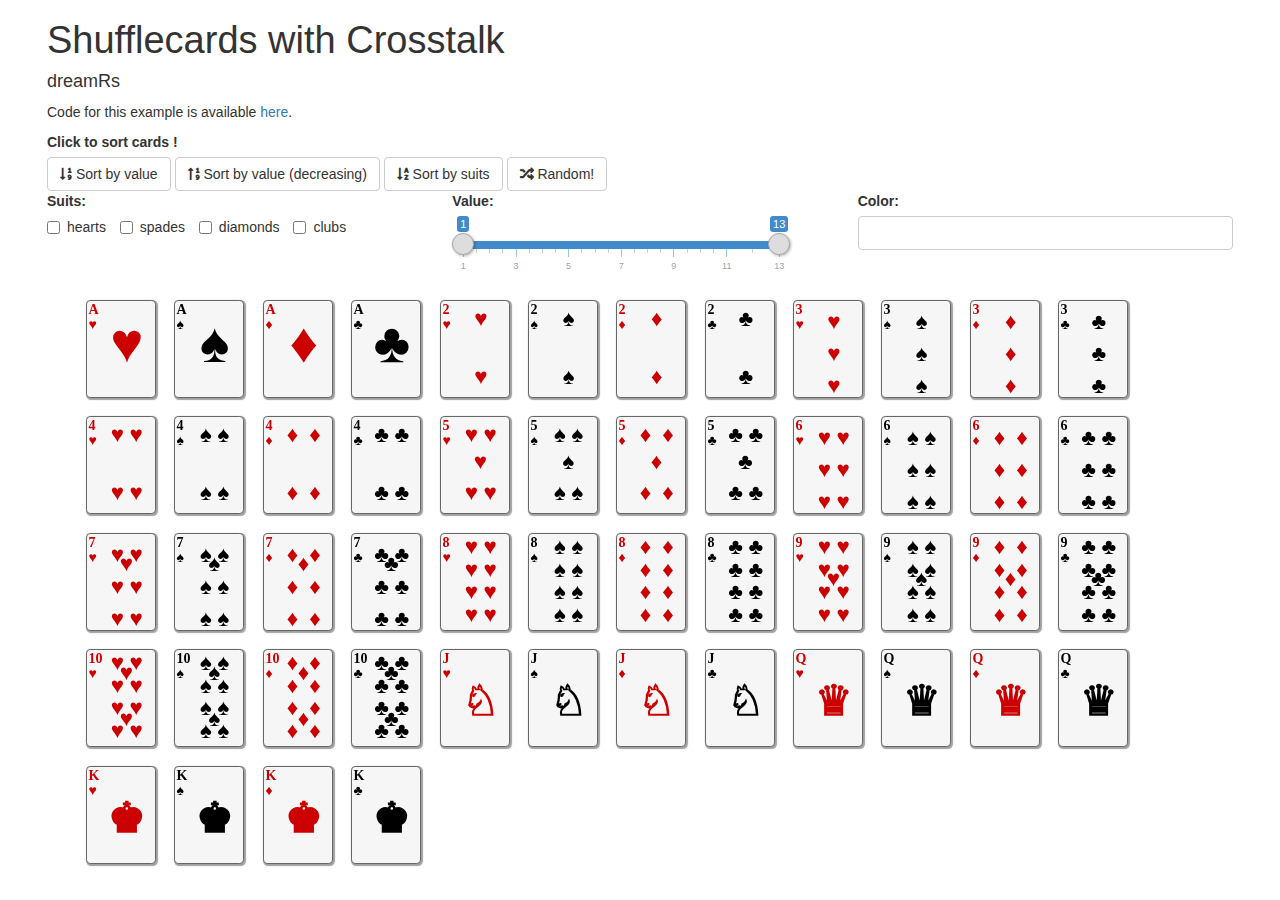
<file: docs/playing-cards/index.html>
<!DOCTYPE html>

<html xmlns="http://www.w3.org/1999/xhtml">

<head>

<meta charset="utf-8" />
<meta http-equiv="Content-Type" content="text/html; charset=utf-8" />
<meta name="generator" content="pandoc" />
<meta http-equiv="X-UA-Compatible" content="IE=EDGE" />


<meta name="author" content="dreamRs" />


<title>Shufflecards with Crosstalk</title>

<script src="index_files/jquery-1.11.3/jquery.min.js"></script>
<meta name="viewport" content="width=device-width, initial-scale=1" />
<link href="index_files/bootstrap-3.3.5/css/bootstrap.min.css" rel="stylesheet" />
<script src="index_files/bootstrap-3.3.5/js/bootstrap.min.js"></script>
<script src="index_files/bootstrap-3.3.5/shim/html5shiv.min.js"></script>
<script src="index_files/bootstrap-3.3.5/shim/respond.min.js"></script>
<script src="index_files/navigation-1.1/tabsets.js"></script>
<link href="index_files/highlightjs-9.12.0/default.css" rel="stylesheet" />
<script src="index_files/highlightjs-9.12.0/highlight.js"></script>
<link href="index_files/font-awesome-5.1.0/css/all.css" rel="stylesheet" />
<link href="index_files/font-awesome-5.1.0/css/v4-shims.css" rel="stylesheet" />
<link href="index_files/crosstalk-1.0.0/css/crosstalk.css" rel="stylesheet" />
<script src="index_files/crosstalk-1.0.0/js/crosstalk.min.js"></script>
<link href="index_files/ionrangeslider-2.1.2/css/ion.rangeSlider.css" rel="stylesheet" />
<link href="index_files/ionrangeslider-2.1.2/css/ion.rangeSlider.skinShiny.css" rel="stylesheet" />
<script src="index_files/ionrangeslider-2.1.2/js/ion.rangeSlider.min.js"></script>
<script src="index_files/strftime-0.9.2/strftime-min.js"></script>
<link href="index_files/selectize-0.11.2/css/selectize.bootstrap3.css" rel="stylesheet" />
<script src="index_files/selectize-0.11.2/js/selectize.min.js"></script>
<script src="index_files/htmlwidgets-1.3/htmlwidgets.js"></script>
<link href="index_files/shufflejs-5.2.2/shuffle-custom.css" rel="stylesheet" />
<script src="index_files/shufflejs-5.2.2/shuffle.min.js"></script>
<script src="index_files/shuffle_widget-binding-0.0.3.910/shuffle_widget.js"></script>
<link href="index_files/css-playing-cards-2.0/cards.css" rel="stylesheet" />

<style type="text/css">code{white-space: pre;}</style>
<style type="text/css">
  pre:not([class]) {
    background-color: white;
  }
</style>
<script type="text/javascript">
if (window.hljs) {
  hljs.configure({languages: []});
  hljs.initHighlightingOnLoad();
  if (document.readyState && document.readyState === "complete") {
    window.setTimeout(function() { hljs.initHighlighting(); }, 0);
  }
}
</script>



<style type="text/css">
h1 {
  font-size: 34px;
}
h1.title {
  font-size: 38px;
}
h2 {
  font-size: 30px;
}
h3 {
  font-size: 24px;
}
h4 {
  font-size: 18px;
}
h5 {
  font-size: 16px;
}
h6 {
  font-size: 12px;
}
.table th:not([align]) {
  text-align: left;
}
</style>




<style type = "text/css">
.main-container {
  max-width: 940px;
  margin-left: auto;
  margin-right: auto;
}
code {
  color: inherit;
  background-color: rgba(0, 0, 0, 0.04);
}
img {
  max-width:100%;
  height: auto;
}
.tabbed-pane {
  padding-top: 12px;
}
.html-widget {
  margin-bottom: 20px;
}
button.code-folding-btn:focus {
  outline: none;
}
summary {
  display: list-item;
}
</style>



<!-- tabsets -->

<style type="text/css">
.tabset-dropdown > .nav-tabs {
  display: inline-table;
  max-height: 500px;
  min-height: 44px;
  overflow-y: auto;
  background: white;
  border: 1px solid #ddd;
  border-radius: 4px;
}

.tabset-dropdown > .nav-tabs > li.active:before {
  content: "";
  font-family: 'Glyphicons Halflings';
  display: inline-block;
  padding: 10px;
  border-right: 1px solid #ddd;
}

.tabset-dropdown > .nav-tabs.nav-tabs-open > li.active:before {
  content: "&#xe258;";
  border: none;
}

.tabset-dropdown > .nav-tabs.nav-tabs-open:before {
  content: "";
  font-family: 'Glyphicons Halflings';
  display: inline-block;
  padding: 10px;
  border-right: 1px solid #ddd;
}

.tabset-dropdown > .nav-tabs > li.active {
  display: block;
}

.tabset-dropdown > .nav-tabs > li > a,
.tabset-dropdown > .nav-tabs > li > a:focus,
.tabset-dropdown > .nav-tabs > li > a:hover {
  border: none;
  display: inline-block;
  border-radius: 4px;
}

.tabset-dropdown > .nav-tabs.nav-tabs-open > li {
  display: block;
  float: none;
}

.tabset-dropdown > .nav-tabs > li {
  display: none;
}
</style>

<!-- code folding -->




</head>

<body>


<div class="container-fluid main-container">




<div class="fluid-row" id="header">



<h1 class="title toc-ignore">Shufflecards with Crosstalk</h1>
<h4 class="author">dreamRs</h4>

</div>


<p>Code for this example is available <a href="https://github.com/dreamRs/shufflecards/blob/master/inst/examples/playing-cards-crosstalk/index.Rmd">here</a>.</p>
<!-- custom CSS to make the document full width -->
<style type="text/css">
.main-container {
  max-width: 95% !important;
}
</style>
<!-- Shared data use to filter cards with crosstalk -->
<!-- sorting buttons -->
<div class="button-group sort-shuffle-btn-grid">
<label>Click to sort cards !</label>
<br/>
<button type="button" class="btn btn-default" data-sort-by="cardVal" data-sort-decreasing="false" numeric="TRUE">
<i class="fa fa-sort-numeric-asc"></i>
Sort by value
</button>
<button type="button" class="btn btn-default" data-sort-by="cardVal" data-sort-decreasing="true" numeric="TRUE">
<i class="fa fa-sort-numeric-desc"></i>
Sort by value (decreasing)
</button>
<button type="button" class="btn btn-default" data-sort-by="cardSuits" data-sort-decreasing="false">
<i class="fa fa-sort-alpha-asc"></i>
Sort by suits
</button>
<button type="button" class="btn btn-default" data-sort-by="random" data-sort-decreasing="false">
<i class="fa fa-random"></i>
Random!
</button>
</div>
<!-- crosstalk widgets to filter cards -->
<div class="container-fluid crosstalk-bscols">
<div class="fluid-row">
<div class="col-xs-4">
<div id="suits" class="form-group crosstalk-input-checkboxgroup crosstalk-input">
<label class="control-label" for="suits">Suits:</label>
<div class="crosstalk-options-group">
<label class="checkbox-inline">
<input type="checkbox" name="suits" value="hearts"/>
<span>hearts</span>
</label>
<label class="checkbox-inline">
<input type="checkbox" name="suits" value="spades"/>
<span>spades</span>
</label>
<label class="checkbox-inline">
<input type="checkbox" name="suits" value="diamonds"/>
<span>diamonds</span>
</label>
<label class="checkbox-inline">
<input type="checkbox" name="suits" value="clubs"/>
<span>clubs</span>
</label>
</div>
<script type="application/json" data-for="suits">{
  "map": {
    "hearts": ["hearts_a", "hearts_2", "hearts_3", "hearts_4", "hearts_5", "hearts_6", "hearts_7", "hearts_8", "hearts_9", "hearts_10", "hearts_j", "hearts_q", "hearts_k"],
    "spades": ["spades_a", "spades_2", "spades_3", "spades_4", "spades_5", "spades_6", "spades_7", "spades_8", "spades_9", "spades_10", "spades_j", "spades_q", "spades_k"],
    "diamonds": ["diamonds_a", "diamonds_2", "diamonds_3", "diamonds_4", "diamonds_5", "diamonds_6", "diamonds_7", "diamonds_8", "diamonds_9", "diamonds_10", "diamonds_j", "diamonds_q", "diamonds_k"],
    "clubs": ["clubs_a", "clubs_2", "clubs_3", "clubs_4", "clubs_5", "clubs_6", "clubs_7", "clubs_8", "clubs_9", "clubs_10", "clubs_j", "clubs_q", "clubs_k"]
  },
  "group": ["SharedData7e6d299d"]
}</script>
</div>
</div>
<div class="col-xs-4">
<div class="form-group crosstalk-input crosstalk-input-slider js-range-slider" id="value" style="width: 90%;">
<label class="control-label" for="value">Value:</label>
<input data-type="double" data-min="1" data-max="13" data-from="1" data-to="13" data-step="1" data-grid="true" data-grid-num="6" data-grid-snap="false" data-prettify-separator="," data-keyboard="true" data-keyboard-step="8.33333333333333" data-drag-interval="true" data-data-type="number"/>
<script type="application/json" data-for="value">{
  "values": [1, 1, 1, 1, 2, 2, 2, 2, 3, 3, 3, 3, 4, 4, 4, 4, 5, 5, 5, 5, 6, 6, 6, 6, 7, 7, 7, 7, 8, 8, 8, 8, 9, 9, 9, 9, 10, 10, 10, 10, 11, 11, 11, 11, 12, 12, 12, 12, 13, 13, 13, 13],
  "keys": ["hearts_a", "spades_a", "diamonds_a", "clubs_a", "hearts_2", "spades_2", "diamonds_2", "clubs_2", "hearts_3", "spades_3", "diamonds_3", "clubs_3", "hearts_4", "spades_4", "diamonds_4", "clubs_4", "hearts_5", "spades_5", "diamonds_5", "clubs_5", "hearts_6", "spades_6", "diamonds_6", "clubs_6", "hearts_7", "spades_7", "diamonds_7", "clubs_7", "hearts_8", "spades_8", "diamonds_8", "clubs_8", "hearts_9", "spades_9", "diamonds_9", "clubs_9", "hearts_10", "spades_10", "diamonds_10", "clubs_10", "hearts_j", "spades_j", "diamonds_j", "clubs_j", "hearts_q", "spades_q", "diamonds_q", "clubs_q", "hearts_k", "spades_k", "diamonds_k", "clubs_k"],
  "group": ["SharedData7e6d299d"]
}</script>
</div>
</div>
<div class="col-xs-4">
<div id="color" class="form-group crosstalk-input-select crosstalk-input">
<label class="control-label" for="color">Color:</label>
<div>
<select multiple></select>
<script type="application/json" data-for="color">{
  "items": {
    "value": ["Black", "Red"],
    "label": ["Black", "Red"]
  },
  "map": {
    "Black": ["spades_a", "clubs_a", "spades_2", "clubs_2", "spades_3", "clubs_3", "spades_4", "clubs_4", "spades_5", "clubs_5", "spades_6", "clubs_6", "spades_7", "clubs_7", "spades_8", "clubs_8", "spades_9", "clubs_9", "spades_10", "clubs_10", "spades_j", "clubs_j", "spades_q", "clubs_q", "spades_k", "clubs_k"],
    "Red": ["hearts_a", "diamonds_a", "hearts_2", "diamonds_2", "hearts_3", "diamonds_3", "hearts_4", "diamonds_4", "hearts_5", "diamonds_5", "hearts_6", "diamonds_6", "hearts_7", "diamonds_7", "hearts_8", "diamonds_8", "hearts_9", "diamonds_9", "hearts_10", "diamonds_10", "hearts_j", "diamonds_j", "hearts_q", "diamonds_q", "hearts_k", "diamonds_k"]
  },
  "group": ["SharedData7e6d299d"]
}</script>
</div>
</div>
</div>
</div>
</div>
<!-- shuffler grid -->
<div id="grid" style="width:95%;height:500px;" class="shuffle_widget html-widget"></div>
<script type="application/json" data-for="grid">{"x":{"shared_data":{"suits":["hearts","spades","diamonds","clubs","hearts","spades","diamonds","clubs","hearts","spades","diamonds","clubs","hearts","spades","diamonds","clubs","hearts","spades","diamonds","clubs","hearts","spades","diamonds","clubs","hearts","spades","diamonds","clubs","hearts","spades","diamonds","clubs","hearts","spades","diamonds","clubs","hearts","spades","diamonds","clubs","hearts","spades","diamonds","clubs","hearts","spades","diamonds","clubs","hearts","spades","diamonds","clubs"],"values":["a","a","a","a","2","2","2","2","3","3","3","3","4","4","4","4","5","5","5","5","6","6","6","6","7","7","7","7","8","8","8","8","9","9","9","9","10","10","10","10","j","j","j","j","q","q","q","q","k","k","k","k"],"order":[1,1,1,1,2,2,2,2,3,3,3,3,4,4,4,4,5,5,5,5,6,6,6,6,7,7,7,7,8,8,8,8,9,9,9,9,10,10,10,10,11,11,11,11,12,12,12,12,13,13,13,13],"color":["Red","Black","Red","Black","Red","Black","Red","Black","Red","Black","Red","Black","Red","Black","Red","Black","Red","Black","Red","Black","Red","Black","Red","Black","Red","Black","Red","Black","Red","Black","Red","Black","Red","Black","Red","Black","Red","Black","Red","Black","Red","Black","Red","Black","Red","Black","Red","Black","Red","Black","Red","Black"],"key":["hearts_a","spades_a","diamonds_a","clubs_a","hearts_2","spades_2","diamonds_2","clubs_2","hearts_3","spades_3","diamonds_3","clubs_3","hearts_4","spades_4","diamonds_4","clubs_4","hearts_5","spades_5","diamonds_5","clubs_5","hearts_6","spades_6","diamonds_6","clubs_6","hearts_7","spades_7","diamonds_7","clubs_7","hearts_8","spades_8","diamonds_8","clubs_8","hearts_9","spades_9","diamonds_9","clubs_9","hearts_10","spades_10","diamonds_10","clubs_10","hearts_j","spades_j","diamonds_j","clubs_j","hearts_q","spades_q","diamonds_q","clubs_q","hearts_k","spades_k","diamonds_k","clubs_k"]},"html":"<div data-key=\"hearts_a\" data-cardVal=\"1\" data-cardSuits=\"hearts\" data-sc-isnum=\"[&quot;cardVal&quot;]\" class=\"element-item\" style=\"margin: 5px;\" data-groups=\"[]\" data-shuffleId=\"grid\">\n  <div class=\"card card-hearts card-a\">\n    <span><\/span>\n  <\/div>\n<\/div>\n<div data-key=\"spades_a\" data-cardVal=\"1\" data-cardSuits=\"spades\" data-sc-isnum=\"[&quot;cardVal&quot;]\" class=\"element-item\" style=\"margin: 5px;\" data-groups=\"[]\" data-shuffleId=\"grid\">\n  <div class=\"card card-spades card-a\">\n    <span><\/span>\n  <\/div>\n<\/div>\n<div data-key=\"diamonds_a\" data-cardVal=\"1\" data-cardSuits=\"diamonds\" data-sc-isnum=\"[&quot;cardVal&quot;]\" class=\"element-item\" style=\"margin: 5px;\" data-groups=\"[]\" data-shuffleId=\"grid\">\n  <div class=\"card card-diamonds card-a\">\n    <span><\/span>\n  <\/div>\n<\/div>\n<div data-key=\"clubs_a\" data-cardVal=\"1\" data-cardSuits=\"clubs\" data-sc-isnum=\"[&quot;cardVal&quot;]\" class=\"element-item\" style=\"margin: 5px;\" data-groups=\"[]\" data-shuffleId=\"grid\">\n  <div class=\"card card-clubs card-a\">\n    <span><\/span>\n  <\/div>\n<\/div>\n<div data-key=\"hearts_2\" data-cardVal=\"2\" data-cardSuits=\"hearts\" data-sc-isnum=\"[&quot;cardVal&quot;]\" class=\"element-item\" style=\"margin: 5px;\" data-groups=\"[]\" data-shuffleId=\"grid\">\n  <div class=\"card card-hearts card-2\">\n    <span><\/span>\n  <\/div>\n<\/div>\n<div data-key=\"spades_2\" data-cardVal=\"2\" data-cardSuits=\"spades\" data-sc-isnum=\"[&quot;cardVal&quot;]\" class=\"element-item\" style=\"margin: 5px;\" data-groups=\"[]\" data-shuffleId=\"grid\">\n  <div class=\"card card-spades card-2\">\n    <span><\/span>\n  <\/div>\n<\/div>\n<div data-key=\"diamonds_2\" data-cardVal=\"2\" data-cardSuits=\"diamonds\" data-sc-isnum=\"[&quot;cardVal&quot;]\" class=\"element-item\" style=\"margin: 5px;\" data-groups=\"[]\" data-shuffleId=\"grid\">\n  <div class=\"card card-diamonds card-2\">\n    <span><\/span>\n  <\/div>\n<\/div>\n<div data-key=\"clubs_2\" data-cardVal=\"2\" data-cardSuits=\"clubs\" data-sc-isnum=\"[&quot;cardVal&quot;]\" class=\"element-item\" style=\"margin: 5px;\" data-groups=\"[]\" data-shuffleId=\"grid\">\n  <div class=\"card card-clubs card-2\">\n    <span><\/span>\n  <\/div>\n<\/div>\n<div data-key=\"hearts_3\" data-cardVal=\"3\" data-cardSuits=\"hearts\" data-sc-isnum=\"[&quot;cardVal&quot;]\" class=\"element-item\" style=\"margin: 5px;\" data-groups=\"[]\" data-shuffleId=\"grid\">\n  <div class=\"card card-hearts card-3\">\n    <span><\/span>\n  <\/div>\n<\/div>\n<div data-key=\"spades_3\" data-cardVal=\"3\" data-cardSuits=\"spades\" data-sc-isnum=\"[&quot;cardVal&quot;]\" class=\"element-item\" style=\"margin: 5px;\" data-groups=\"[]\" data-shuffleId=\"grid\">\n  <div class=\"card card-spades card-3\">\n    <span><\/span>\n  <\/div>\n<\/div>\n<div data-key=\"diamonds_3\" data-cardVal=\"3\" data-cardSuits=\"diamonds\" data-sc-isnum=\"[&quot;cardVal&quot;]\" class=\"element-item\" style=\"margin: 5px;\" data-groups=\"[]\" data-shuffleId=\"grid\">\n  <div class=\"card card-diamonds card-3\">\n    <span><\/span>\n  <\/div>\n<\/div>\n<div data-key=\"clubs_3\" data-cardVal=\"3\" data-cardSuits=\"clubs\" data-sc-isnum=\"[&quot;cardVal&quot;]\" class=\"element-item\" style=\"margin: 5px;\" data-groups=\"[]\" data-shuffleId=\"grid\">\n  <div class=\"card card-clubs card-3\">\n    <span><\/span>\n  <\/div>\n<\/div>\n<div data-key=\"hearts_4\" data-cardVal=\"4\" data-cardSuits=\"hearts\" data-sc-isnum=\"[&quot;cardVal&quot;]\" class=\"element-item\" style=\"margin: 5px;\" data-groups=\"[]\" data-shuffleId=\"grid\">\n  <div class=\"card card-hearts card-4\">\n    <span><\/span>\n  <\/div>\n<\/div>\n<div data-key=\"spades_4\" data-cardVal=\"4\" data-cardSuits=\"spades\" data-sc-isnum=\"[&quot;cardVal&quot;]\" class=\"element-item\" style=\"margin: 5px;\" data-groups=\"[]\" data-shuffleId=\"grid\">\n  <div class=\"card card-spades card-4\">\n    <span><\/span>\n  <\/div>\n<\/div>\n<div data-key=\"diamonds_4\" data-cardVal=\"4\" data-cardSuits=\"diamonds\" data-sc-isnum=\"[&quot;cardVal&quot;]\" class=\"element-item\" style=\"margin: 5px;\" data-groups=\"[]\" data-shuffleId=\"grid\">\n  <div class=\"card card-diamonds card-4\">\n    <span><\/span>\n  <\/div>\n<\/div>\n<div data-key=\"clubs_4\" data-cardVal=\"4\" data-cardSuits=\"clubs\" data-sc-isnum=\"[&quot;cardVal&quot;]\" class=\"element-item\" style=\"margin: 5px;\" data-groups=\"[]\" data-shuffleId=\"grid\">\n  <div class=\"card card-clubs card-4\">\n    <span><\/span>\n  <\/div>\n<\/div>\n<div data-key=\"hearts_5\" data-cardVal=\"5\" data-cardSuits=\"hearts\" data-sc-isnum=\"[&quot;cardVal&quot;]\" class=\"element-item\" style=\"margin: 5px;\" data-groups=\"[]\" data-shuffleId=\"grid\">\n  <div class=\"card card-hearts card-5\">\n    <span><\/span>\n  <\/div>\n<\/div>\n<div data-key=\"spades_5\" data-cardVal=\"5\" data-cardSuits=\"spades\" data-sc-isnum=\"[&quot;cardVal&quot;]\" class=\"element-item\" style=\"margin: 5px;\" data-groups=\"[]\" data-shuffleId=\"grid\">\n  <div class=\"card card-spades card-5\">\n    <span><\/span>\n  <\/div>\n<\/div>\n<div data-key=\"diamonds_5\" data-cardVal=\"5\" data-cardSuits=\"diamonds\" data-sc-isnum=\"[&quot;cardVal&quot;]\" class=\"element-item\" style=\"margin: 5px;\" data-groups=\"[]\" data-shuffleId=\"grid\">\n  <div class=\"card card-diamonds card-5\">\n    <span><\/span>\n  <\/div>\n<\/div>\n<div data-key=\"clubs_5\" data-cardVal=\"5\" data-cardSuits=\"clubs\" data-sc-isnum=\"[&quot;cardVal&quot;]\" class=\"element-item\" style=\"margin: 5px;\" data-groups=\"[]\" data-shuffleId=\"grid\">\n  <div class=\"card card-clubs card-5\">\n    <span><\/span>\n  <\/div>\n<\/div>\n<div data-key=\"hearts_6\" data-cardVal=\"6\" data-cardSuits=\"hearts\" data-sc-isnum=\"[&quot;cardVal&quot;]\" class=\"element-item\" style=\"margin: 5px;\" data-groups=\"[]\" data-shuffleId=\"grid\">\n  <div class=\"card card-hearts card-6\">\n    <span><\/span>\n  <\/div>\n<\/div>\n<div data-key=\"spades_6\" data-cardVal=\"6\" data-cardSuits=\"spades\" data-sc-isnum=\"[&quot;cardVal&quot;]\" class=\"element-item\" style=\"margin: 5px;\" data-groups=\"[]\" data-shuffleId=\"grid\">\n  <div class=\"card card-spades card-6\">\n    <span><\/span>\n  <\/div>\n<\/div>\n<div data-key=\"diamonds_6\" data-cardVal=\"6\" data-cardSuits=\"diamonds\" data-sc-isnum=\"[&quot;cardVal&quot;]\" class=\"element-item\" style=\"margin: 5px;\" data-groups=\"[]\" data-shuffleId=\"grid\">\n  <div class=\"card card-diamonds card-6\">\n    <span><\/span>\n  <\/div>\n<\/div>\n<div data-key=\"clubs_6\" data-cardVal=\"6\" data-cardSuits=\"clubs\" data-sc-isnum=\"[&quot;cardVal&quot;]\" class=\"element-item\" style=\"margin: 5px;\" data-groups=\"[]\" data-shuffleId=\"grid\">\n  <div class=\"card card-clubs card-6\">\n    <span><\/span>\n  <\/div>\n<\/div>\n<div data-key=\"hearts_7\" data-cardVal=\"7\" data-cardSuits=\"hearts\" data-sc-isnum=\"[&quot;cardVal&quot;]\" class=\"element-item\" style=\"margin: 5px;\" data-groups=\"[]\" data-shuffleId=\"grid\">\n  <div class=\"card card-hearts card-7\">\n    <span><\/span>\n  <\/div>\n<\/div>\n<div data-key=\"spades_7\" data-cardVal=\"7\" data-cardSuits=\"spades\" data-sc-isnum=\"[&quot;cardVal&quot;]\" class=\"element-item\" style=\"margin: 5px;\" data-groups=\"[]\" data-shuffleId=\"grid\">\n  <div class=\"card card-spades card-7\">\n    <span><\/span>\n  <\/div>\n<\/div>\n<div data-key=\"diamonds_7\" data-cardVal=\"7\" data-cardSuits=\"diamonds\" data-sc-isnum=\"[&quot;cardVal&quot;]\" class=\"element-item\" style=\"margin: 5px;\" data-groups=\"[]\" data-shuffleId=\"grid\">\n  <div class=\"card card-diamonds card-7\">\n    <span><\/span>\n  <\/div>\n<\/div>\n<div data-key=\"clubs_7\" data-cardVal=\"7\" data-cardSuits=\"clubs\" data-sc-isnum=\"[&quot;cardVal&quot;]\" class=\"element-item\" style=\"margin: 5px;\" data-groups=\"[]\" data-shuffleId=\"grid\">\n  <div class=\"card card-clubs card-7\">\n    <span><\/span>\n  <\/div>\n<\/div>\n<div data-key=\"hearts_8\" data-cardVal=\"8\" data-cardSuits=\"hearts\" data-sc-isnum=\"[&quot;cardVal&quot;]\" class=\"element-item\" style=\"margin: 5px;\" data-groups=\"[]\" data-shuffleId=\"grid\">\n  <div class=\"card card-hearts card-8\">\n    <span><\/span>\n  <\/div>\n<\/div>\n<div data-key=\"spades_8\" data-cardVal=\"8\" data-cardSuits=\"spades\" data-sc-isnum=\"[&quot;cardVal&quot;]\" class=\"element-item\" style=\"margin: 5px;\" data-groups=\"[]\" data-shuffleId=\"grid\">\n  <div class=\"card card-spades card-8\">\n    <span><\/span>\n  <\/div>\n<\/div>\n<div data-key=\"diamonds_8\" data-cardVal=\"8\" data-cardSuits=\"diamonds\" data-sc-isnum=\"[&quot;cardVal&quot;]\" class=\"element-item\" style=\"margin: 5px;\" data-groups=\"[]\" data-shuffleId=\"grid\">\n  <div class=\"card card-diamonds card-8\">\n    <span><\/span>\n  <\/div>\n<\/div>\n<div data-key=\"clubs_8\" data-cardVal=\"8\" data-cardSuits=\"clubs\" data-sc-isnum=\"[&quot;cardVal&quot;]\" class=\"element-item\" style=\"margin: 5px;\" data-groups=\"[]\" data-shuffleId=\"grid\">\n  <div class=\"card card-clubs card-8\">\n    <span><\/span>\n  <\/div>\n<\/div>\n<div data-key=\"hearts_9\" data-cardVal=\"9\" data-cardSuits=\"hearts\" data-sc-isnum=\"[&quot;cardVal&quot;]\" class=\"element-item\" style=\"margin: 5px;\" data-groups=\"[]\" data-shuffleId=\"grid\">\n  <div class=\"card card-hearts card-9\">\n    <span><\/span>\n  <\/div>\n<\/div>\n<div data-key=\"spades_9\" data-cardVal=\"9\" data-cardSuits=\"spades\" data-sc-isnum=\"[&quot;cardVal&quot;]\" class=\"element-item\" style=\"margin: 5px;\" data-groups=\"[]\" data-shuffleId=\"grid\">\n  <div class=\"card card-spades card-9\">\n    <span><\/span>\n  <\/div>\n<\/div>\n<div data-key=\"diamonds_9\" data-cardVal=\"9\" data-cardSuits=\"diamonds\" data-sc-isnum=\"[&quot;cardVal&quot;]\" class=\"element-item\" style=\"margin: 5px;\" data-groups=\"[]\" data-shuffleId=\"grid\">\n  <div class=\"card card-diamonds card-9\">\n    <span><\/span>\n  <\/div>\n<\/div>\n<div data-key=\"clubs_9\" data-cardVal=\"9\" data-cardSuits=\"clubs\" data-sc-isnum=\"[&quot;cardVal&quot;]\" class=\"element-item\" style=\"margin: 5px;\" data-groups=\"[]\" data-shuffleId=\"grid\">\n  <div class=\"card card-clubs card-9\">\n    <span><\/span>\n  <\/div>\n<\/div>\n<div data-key=\"hearts_10\" data-cardVal=\"10\" data-cardSuits=\"hearts\" data-sc-isnum=\"[&quot;cardVal&quot;]\" class=\"element-item\" style=\"margin: 5px;\" data-groups=\"[]\" data-shuffleId=\"grid\">\n  <div class=\"card card-hearts card-10\">\n    <span><\/span>\n  <\/div>\n<\/div>\n<div data-key=\"spades_10\" data-cardVal=\"10\" data-cardSuits=\"spades\" data-sc-isnum=\"[&quot;cardVal&quot;]\" class=\"element-item\" style=\"margin: 5px;\" data-groups=\"[]\" data-shuffleId=\"grid\">\n  <div class=\"card card-spades card-10\">\n    <span><\/span>\n  <\/div>\n<\/div>\n<div data-key=\"diamonds_10\" data-cardVal=\"10\" data-cardSuits=\"diamonds\" data-sc-isnum=\"[&quot;cardVal&quot;]\" class=\"element-item\" style=\"margin: 5px;\" data-groups=\"[]\" data-shuffleId=\"grid\">\n  <div class=\"card card-diamonds card-10\">\n    <span><\/span>\n  <\/div>\n<\/div>\n<div data-key=\"clubs_10\" data-cardVal=\"10\" data-cardSuits=\"clubs\" data-sc-isnum=\"[&quot;cardVal&quot;]\" class=\"element-item\" style=\"margin: 5px;\" data-groups=\"[]\" data-shuffleId=\"grid\">\n  <div class=\"card card-clubs card-10\">\n    <span><\/span>\n  <\/div>\n<\/div>\n<div data-key=\"hearts_j\" data-cardVal=\"11\" data-cardSuits=\"hearts\" data-sc-isnum=\"[&quot;cardVal&quot;]\" class=\"element-item\" style=\"margin: 5px;\" data-groups=\"[]\" data-shuffleId=\"grid\">\n  <div class=\"card card-hearts card-j\">\n    <span><\/span>\n  <\/div>\n<\/div>\n<div data-key=\"spades_j\" data-cardVal=\"11\" data-cardSuits=\"spades\" data-sc-isnum=\"[&quot;cardVal&quot;]\" class=\"element-item\" style=\"margin: 5px;\" data-groups=\"[]\" data-shuffleId=\"grid\">\n  <div class=\"card card-spades card-j\">\n    <span><\/span>\n  <\/div>\n<\/div>\n<div data-key=\"diamonds_j\" data-cardVal=\"11\" data-cardSuits=\"diamonds\" data-sc-isnum=\"[&quot;cardVal&quot;]\" class=\"element-item\" style=\"margin: 5px;\" data-groups=\"[]\" data-shuffleId=\"grid\">\n  <div class=\"card card-diamonds card-j\">\n    <span><\/span>\n  <\/div>\n<\/div>\n<div data-key=\"clubs_j\" data-cardVal=\"11\" data-cardSuits=\"clubs\" data-sc-isnum=\"[&quot;cardVal&quot;]\" class=\"element-item\" style=\"margin: 5px;\" data-groups=\"[]\" data-shuffleId=\"grid\">\n  <div class=\"card card-clubs card-j\">\n    <span><\/span>\n  <\/div>\n<\/div>\n<div data-key=\"hearts_q\" data-cardVal=\"12\" data-cardSuits=\"hearts\" data-sc-isnum=\"[&quot;cardVal&quot;]\" class=\"element-item\" style=\"margin: 5px;\" data-groups=\"[]\" data-shuffleId=\"grid\">\n  <div class=\"card card-hearts card-q\">\n    <span><\/span>\n  <\/div>\n<\/div>\n<div data-key=\"spades_q\" data-cardVal=\"12\" data-cardSuits=\"spades\" data-sc-isnum=\"[&quot;cardVal&quot;]\" class=\"element-item\" style=\"margin: 5px;\" data-groups=\"[]\" data-shuffleId=\"grid\">\n  <div class=\"card card-spades card-q\">\n    <span><\/span>\n  <\/div>\n<\/div>\n<div data-key=\"diamonds_q\" data-cardVal=\"12\" data-cardSuits=\"diamonds\" data-sc-isnum=\"[&quot;cardVal&quot;]\" class=\"element-item\" style=\"margin: 5px;\" data-groups=\"[]\" data-shuffleId=\"grid\">\n  <div class=\"card card-diamonds card-q\">\n    <span><\/span>\n  <\/div>\n<\/div>\n<div data-key=\"clubs_q\" data-cardVal=\"12\" data-cardSuits=\"clubs\" data-sc-isnum=\"[&quot;cardVal&quot;]\" class=\"element-item\" style=\"margin: 5px;\" data-groups=\"[]\" data-shuffleId=\"grid\">\n  <div class=\"card card-clubs card-q\">\n    <span><\/span>\n  <\/div>\n<\/div>\n<div data-key=\"hearts_k\" data-cardVal=\"13\" data-cardSuits=\"hearts\" data-sc-isnum=\"[&quot;cardVal&quot;]\" class=\"element-item\" style=\"margin: 5px;\" data-groups=\"[]\" data-shuffleId=\"grid\">\n  <div class=\"card card-hearts card-k\">\n    <span><\/span>\n  <\/div>\n<\/div>\n<div data-key=\"spades_k\" data-cardVal=\"13\" data-cardSuits=\"spades\" data-sc-isnum=\"[&quot;cardVal&quot;]\" class=\"element-item\" style=\"margin: 5px;\" data-groups=\"[]\" data-shuffleId=\"grid\">\n  <div class=\"card card-spades card-k\">\n    <span><\/span>\n  <\/div>\n<\/div>\n<div data-key=\"diamonds_k\" data-cardVal=\"13\" data-cardSuits=\"diamonds\" data-sc-isnum=\"[&quot;cardVal&quot;]\" class=\"element-item\" style=\"margin: 5px;\" data-groups=\"[]\" data-shuffleId=\"grid\">\n  <div class=\"card card-diamonds card-k\">\n    <span><\/span>\n  <\/div>\n<\/div>\n<div data-key=\"clubs_k\" data-cardVal=\"13\" data-cardSuits=\"clubs\" data-sc-isnum=\"[&quot;cardVal&quot;]\" class=\"element-item\" style=\"margin: 5px;\" data-groups=\"[]\" data-shuffleId=\"grid\">\n  <div class=\"card card-clubs card-k\">\n    <span><\/span>\n  <\/div>\n<\/div>","options":{"options":{"itemSelector":".element-item"},"eval":[]},"nocard":"No card to display!","use_bs_grid":false,"settings":{"crosstalk_key":["hearts_a","spades_a","diamonds_a","clubs_a","hearts_2","spades_2","diamonds_2","clubs_2","hearts_3","spades_3","diamonds_3","clubs_3","hearts_4","spades_4","diamonds_4","clubs_4","hearts_5","spades_5","diamonds_5","clubs_5","hearts_6","spades_6","diamonds_6","clubs_6","hearts_7","spades_7","diamonds_7","clubs_7","hearts_8","spades_8","diamonds_8","clubs_8","hearts_9","spades_9","diamonds_9","clubs_9","hearts_10","spades_10","diamonds_10","clubs_10","hearts_j","spades_j","diamonds_j","clubs_j","hearts_q","spades_q","diamonds_q","clubs_q","hearts_k","spades_k","diamonds_k","clubs_k"],"crosstalk_group":"SharedData7e6d299d"}},"evals":[],"jsHooks":[]}</script>




</div>

<script>

// add bootstrap table styles to pandoc tables
function bootstrapStylePandocTables() {
  $('tr.header').parent('thead').parent('table').addClass('table table-condensed');
}
$(document).ready(function () {
  bootstrapStylePandocTables();
});


</script>

<!-- tabsets -->

<script>
$(document).ready(function () {
  window.buildTabsets("TOC");
});

$(document).ready(function () {
  $('.tabset-dropdown > .nav-tabs > li').click(function () {
    $(this).parent().toggleClass('nav-tabs-open')
  });
});
</script>

<!-- code folding -->


<!-- dynamically load mathjax for compatibility with self-contained -->
<script>
  (function () {
    var script = document.createElement("script");
    script.type = "text/javascript";
    script.src  = "https://mathjax.rstudio.com/latest/MathJax.js?config=TeX-AMS-MML_HTMLorMML";
    document.getElementsByTagName("head")[0].appendChild(script);
  })();
</script>

</body>
</html>
</file>
<file: docs/flexdashboard/index_files/ionrangeslider-2.1.2/css/ion.rangeSlider.css>
/* Ion.RangeSlider
// css version 2.0.3
// © 2013-2014 Denis Ineshin | IonDen.com
// ===================================================================================================================*/

/* =====================================================================================================================
// RangeSlider */

.irs {
    position: relative; display: block;
    -webkit-touch-callout: none;
    -webkit-user-select: none;
     -khtml-user-select: none;
       -moz-user-select: none;
        -ms-user-select: none;
            user-select: none;
}
    .irs-line {
        position: relative; display: block;
        overflow: hidden;
        outline: none !important;
    }
        .irs-line-left, .irs-line-mid, .irs-line-right {
            position: absolute; display: block;
            top: 0;
        }
        .irs-line-left {
            left: 0; width: 11%;
        }
        .irs-line-mid {
            left: 9%; width: 82%;
        }
        .irs-line-right {
            right: 0; width: 11%;
        }

    .irs-bar {
        position: absolute; display: block;
        left: 0; width: 0;
    }
        .irs-bar-edge {
            position: absolute; display: block;
            top: 0; left: 0;
        }

    .irs-shadow {
        position: absolute; display: none;
        left: 0; width: 0;
    }

    .irs-slider {
        position: absolute; display: block;
        cursor: default;
        z-index: 1;
    }
        .irs-slider.single {

        }
        .irs-slider.from {

        }
        .irs-slider.to {

        }
        .irs-slider.type_last {
            z-index: 2;
        }

    .irs-min {
        position: absolute; display: block;
        left: 0;
        cursor: default;
    }
    .irs-max {
        position: absolute; display: block;
        right: 0;
        cursor: default;
    }

    .irs-from, .irs-to, .irs-single {
        position: absolute; display: block;
        top: 0; left: 0;
        cursor: default;
        white-space: nowrap;
    }

.irs-grid {
    position: absolute; display: none;
    bottom: 0; left: 0;
    width: 100%; height: 20px;
}
.irs-with-grid .irs-grid {
    display: block;
}
    .irs-grid-pol {
        position: absolute;
        top: 0; left: 0;
        width: 1px; height: 8px;
        background: #000;
    }
    .irs-grid-pol.small {
        height: 4px;
    }
    .irs-grid-text {
        position: absolute;
        bottom: 0; left: 0;
        white-space: nowrap;
        text-align: center;
        font-size: 9px; line-height: 9px;
        padding: 0 3px;
        color: #000;
    }

.irs-disable-mask {
    position: absolute; display: block;
    top: 0; left: -1%;
    width: 102%; height: 100%;
    cursor: default;
    background: rgba(0,0,0,0.0);
    z-index: 2;
}
.lt-ie9 .irs-disable-mask {
    background: #000;
    filter: alpha(opacity=0);
    cursor: not-allowed;
}

.irs-disabled {
    opacity: 0.4;
}


.irs-hidden-input {
    position: absolute !important;
    display: block !important;
    top: 0 !important;
    left: 0 !important;
    width: 0 !important;
    height: 0 !important;
    font-size: 0 !important;
    line-height: 0 !important;
    padding: 0 !important;
    margin: 0 !important;
    outline: none !important;
    z-index: -9999 !important;
    background: none !important;
    border-style: solid !important;
    border-color: transparent !important;
}
</file>
<file: docs/flexdashboard/index_files/ionrangeslider-2.1.2/css/ion.rangeSlider.skinShiny.css>
/* Ion.RangeSlider, Shiny Skin

// This skin has been modified for use with Shiny.
// It's based on the HTML5 skin, which doesn't require any sprites, but
// has been modified to have no gradients, and to have dimensions similar to
// the skinNice theme.

// css version 2.0.0
// © RStudio, Inc, 2014
// © Denis Ineshin, 2014    https://github.com/IonDen
// © guybowden, 2014        https://github.com/guybowden
// ===================================================================================================================*/

/* =====================================================================================================================
// Skin details */

.irs {
    height: 40px;
}
.irs-with-grid {
    height: 60px;
}
.irs-line {
    height: 8px; top: 25px;
    background: #EEE;
    background: linear-gradient(to bottom, #DDD -50%, #FFF 150%); /* W3C */
    border: 1px solid #CCC;
    border-radius: 16px;
    -moz-border-radius: 16px;
}
    .irs-line-left {
        height: 8px;
    }
    .irs-line-mid {
        height: 8px;
    }
    .irs-line-right {
        height: 8px;
    }

.irs-bar {
    height: 8px; top: 25px;
    border-top: 1px solid #428bca;
    border-bottom: 1px solid #428bca;
    background: #428bca;
}
    .irs-bar-edge {
        height: 8px; top: 25px;
        width: 14px;
        border: 1px solid #428bca;
        border-right: 0;
        background: #428bca;
        border-radius: 16px 0 0 16px;
        -moz-border-radius: 16px 0 0 16px;
    }

.irs-shadow {
    height: 2px; top: 38px;
    background: #000;
    opacity: 0.3;
    border-radius: 5px;
    -moz-border-radius: 5px;
}
.lt-ie9 .irs-shadow {
    filter: alpha(opacity=30);
}

.irs-slider {
    top: 17px;
    width: 22px; height: 22px;
    border: 1px solid #AAA;
    background: #DDD;
    border-radius: 27px;
    -moz-border-radius: 27px;
    box-shadow: 1px 1px 3px rgba(0,0,0,0.3);
    cursor: pointer;
}

#irs-active-slider, .irs-slider:hover {
    background: #FFF;
}

.irs-min, .irs-max {
    color: #333;
    font-size: 10px; line-height: 1.333;
    text-shadow: none;
    top: 0;
    padding: 1px 3px;
    background: rgba(0,0,0,0.1);
    border-radius: 3px;
    -moz-border-radius: 3px;
}

.lt-ie9 .irs-min, .lt-ie9 .irs-max {
    background: #ccc;
}

.irs-from, .irs-to, .irs-single {
    color: #fff;
    font-size: 11px; line-height: 1.333;
    text-shadow: none;
    padding: 1px 3px;
    background: #428bca;
    border-radius: 3px;
    -moz-border-radius: 3px;
}
.lt-ie9 .irs-from, .lt-ie9 .irs-to, .lt-ie9 .irs-single {
    background: #999;
}

.irs-grid {
    height: 27px;
}
.irs-grid-pol {
    opacity: 0.5;
    background: #428bca;
}
.irs-grid-pol.small {
    background: #999;
}

.irs-grid-text {
    bottom: 5px;
    color: #99a4ac;
}

.irs-disabled {
}
</file>
<file: docs/flexdashboard/index_files/crosstalk-1.0.0/css/crosstalk.css>
/* Adjust margins outwards, so column contents line up with the edges of the
   parent of container-fluid. */
.container-fluid.crosstalk-bscols {
  margin-left: -30px;
  margin-right: -30px;
  white-space: normal;
}

/* But don't adjust the margins outwards if we're directly under the body,
   i.e. we were the top-level of something at the console. */
body > .container-fluid.crosstalk-bscols {
  margin-left: auto;
  margin-right: auto;
}

.crosstalk-input-checkboxgroup .crosstalk-options-group .crosstalk-options-column {
  display: inline-block;
  padding-right: 12px;
  vertical-align: top;
}

@media only screen and (max-width:480px) {
  .crosstalk-input-checkboxgroup .crosstalk-options-group .crosstalk-options-column {
    display: block;
    padding-right: inherit;
  }
}
</file>
<file: docs/flexdashboard/index_files/shufflejs-5.2.2/shuffle-custom.css>
/* Shuffle custom styles */

.shuffle-nodata {
  text-align: center;
  line-height: 100px;
}


.sc-border {
  padding: 5px;
  box-shadow: 0 4px 8px 0 rgba(0, 0, 0, 0.2), 0 6px 20px 0 rgba(0, 0, 0, 0.19);
}



/* quick grid */
/*
.shuffle-container {
  width: 93%;
  margin: auto;
}
*/
/* Bootstrap-style columns */
.shuffle-column {
  position: relative;
  float: left;
  min-height: 1px;
  width: 25%;
  padding-left: 4px;
  padding-right: 4px;

  /* Space between tiles */
  margin-top: 8px;
}

.shuffle-col-span {
  width: 50%;
}

.shuffle-my-sizer-element {
  width: 8.33333%;
}

/* default styles so shuffle doesn't have to set them (it will if they're missing) */
.my-shuffle {
  position: relative;
  overflow: hidden;
}

/* Ensure images take up the same space when they load */
/* https://vestride.github.io/Shuffle/images */
.aspect {
  position: relative;
  width: 100%;
  height: 0;
  padding-bottom: 100%;
  overflow: hidden;
}

.aspect__inner {
  position: absolute;
  top: 0;
  right: 0;
  bottom: 0;
  left: 0;
}

.aspect--16x9 {
  padding-bottom: 56.25%;
}

.aspect--9x80 {
  padding-bottom: calc(112.5% + 8px);
}

.aspect--32x9 {
  padding-bottom: calc(28.125% - 3px);
}






/* Pure CSS close icon concept */
/* by: Rubén Reyes */
/* source: https://codepen.io/ndeniche/pen/ljbDL */

.close {
  /*position: relative;*/
  position: absolute;
  top: 0;
  right: 0;
  display: inline-block;
  width: 30px;
  height: 30px;
  overflow: hidden;
}
.close:hover::before, .close:hover::after {
  background: #1ebcc5;
}
.close::before, .close::after {
  content: "";
  position: absolute;
  height: 2px;
  width: 100%;
  top: 50%;
  left: 0;
  margin-top: -1px;
  background: #000;
}
.close::before {
  -webkit-transform: rotate(45deg);
  -moz-transform: rotate(45deg);
  -ms-transform: rotate(45deg);
  -o-transform: rotate(45deg);
  transform: rotate(45deg);
}
.close::after {
  -webkit-transform: rotate(-45deg);
  -moz-transform: rotate(-45deg);
  -ms-transform: rotate(-45deg);
  -o-transform: rotate(-45deg);
  transform: rotate(-45deg);
}
.close.big {
  -webkit-transform: scale(3);
  -moz-transform: scale(3);
  -ms-transform: scale(3);
  -o-transform: scale(3);
  transform: scale(3);
}
.close.hairline::before, .close.hairline::after {
  height: 1px;
}
.close.thick::before, .close.thick::after {
  height: 4px;
  margin-top: -2px;
}
.close.black::before, .close.black::after {
  height: 8px;
  margin-top: -4px;
}
.close.heavy::before, .close.heavy::after {
  height: 12px;
  margin-top: -6px;
}
.close.pointy::before, .close.pointy::after {
  width: 200%;
  left: -50%;
}
.close.rounded::before, .close.rounded::after {
  border-radius: 5px;
}
.close.blades::before, .close.blades::after {
  border-radius: 5px 0;
}
.close.warp::before, .close.warp::after {
  border-radius: 120% 0;
}
.close.fat::before, .close.fat::after {
  border-radius: 100%;
}

small {
  display: block;
  padding: 5rem;
  font: 0.8rem/1 sans-serif;
  color: #777;
  text-align: center;
}

small a {
  color: #1ebcc5;
  text-decoration: none;
  border-bottom: 1px solid #ccc;
}

small a:hover {
  border-bottom-color: #222;
}





.item-image {
  /*border: 1px solid silver;*/
  overflow: hidden;
  -moz-box-sizing: border-box;
  -webkit-box-sizing: border-box;
  box-sizing: border-box;
}
.item-image img {
  max-width: 100%;
  -moz-transition: all 0.3s;
  -webkit-transition: all 0.3s;
  transition: all 0.3s;
}
.item-image:hover img {
 -moz-transform: scale(1.05);
 -webkit-transform: scale(1.05);
 transform: scale(1.05);
}
</file>
<file: docs/flexdashboard/index_files/highcharts-7.0.1/css/motion.css>
/* $("div:has(#play-controls)").css({"position" : "relative"})
div:has(#play-controls) {
  position : relative;
}
 */
 
.loading {
    margin-top: 10em;
    text-align: center;
    color: gray;
}

#play-controls {
    position: absolute;
    bottom: 0;
    text-align: center;
    min-width: 310px;
    max-width: 800px;
    margin: 0 auto;
    padding: 5px 0 1em 0;
}

#play-controls * {
    display: inline-block;
    vertical-align: middle;
}

#play-pause-button {
    color: #666666;
    width: 30px;
    height: 30px;
    text-align: center;
    font-size: 15px;
    cursor: pointer;
    border: 1px solid silver;
    border-radius: 3px;
    background: #f8f8f8;
}

#play-range {
    margin: 2.5%;
    width: 70%;
}

#play-output {
    color: #666666;
    font-family: Arial, Helvetica, sans-serif;
}
</file>
<file: docs/flexdashboard/index_files/highcharts-7.0.1/css/htmlwdgtgrid.css>
/*
  Simple Grid
  Project Page - http://thisisdallas.github.com/Simple-Grid/
  Author - Dallas Bass
  Site - http://dallasbass.com
*/

*, *:after, *:before {
	-webkit-box-sizing: border-box;
	-moz-box-sizing: border-box;
	box-sizing: border-box;
}

body {
	margin: 0;
}

[class*='col-'] {
	float: left;
  min-height: 1px;
	padding-right: 0px; /* column-space */
}

.grid {
	width: 100%;
	/*max-width: 1140px;*/
	/*min-width: 748px; /* when using padded grid on ipad in portrait mode, width should be viewport-width - padding = (768 - 20) = 748. actually, it should be even smaller to allow for padding of grid containing element */
	margin: 0 auto;
	overflow: hidden;
}

.grid:after {
	content: "";
	display: table;
	clear: both;
}

.grid-pad {
	padding-top: 0px;
	padding-left: 0px; /* grid-space to left */
	padding-right: 0; /* grid-space to right: (grid-space-left - column-space) e.g. 20px-20px=0 */
}

.push-right {
	float: right;
}

/* Content Columns */

.col-1-1 {
	width: 100%;
}
.col-2-3, .col-8-12 {
	width: 66.66%;
}

.col-1-2, .col-6-12 {
	width: 50%;
}

.col-1-3, .col-4-12 {
	width: 33.33%;
}

.col-1-4, .col-3-12 {
	width: 25%;
}

.col-1-5 {
	width: 20%;
}

.col-1-6, .col-2-12 {
	width: 16.667%;
}

.col-1-7 {
	width: 14.28%;
}

.col-1-8 {
	width: 12.5%;
}

.col-1-9 {
	width: 11.1%;
}

.col-1-10 {
	width: 10%;
}

.col-1-11 {
	width: 9.09%;
}

.col-1-12 {
	width: 8.33%
}

/* Layout Columns */

.col-11-12 {
	width: 91.66%
}

.col-10-12 {
	width: 83.333%;
}

.col-9-12 {
	width: 75%;
}

.col-5-12 {
	width: 41.66%;
}

.col-7-12 {
	width: 58.33%
}

/* Pushing blocks */

.push-2-3, .push-8-12 {
	margin-left: 66.66%;
}

.push-1-2, .push-6-12 {
	margin-left: 50%;
}

.push-1-3, .push-4-12 {
	margin-left: 33.33%;
}

.push-1-4, .push-3-12 {
	margin-left: 25%;
}

.push-1-5 {
	margin-left: 20%;
}

.push-1-6, .push-2-12 {
	margin-left: 16.667%;
}

.push-1-7 {
	margin-left: 14.28%;
}

.push-1-8 {
	margin-left: 12.5%;
}

.push-1-9 {
	margin-left: 11.1%;
}

.push-1-10 {
	margin-left: 10%;
}

.push-1-11 {
	margin-left: 9.09%;
}

.push-1-12 {
	margin-left: 8.33%
}

@media handheld, only screen and (max-width: 767px) {
	.grid {
		width: 100%;
		min-width: 0;
		margin-left: 0;
		margin-right: 0;
		padding-left: 20px; /* grid-space to left */
		padding-right: 10px; /* grid-space to right: (grid-space-left - column-space) e.g. 20px-10px=10px */
	}

	[class*='col-'] {
		width: auto;
		float: none;
		margin: 10px 0;
		padding-left: 0;
		padding-right: 10px; /* column-space */
	}

	/* Mobile Layout */

	[class*='mobile-col-'] {
		float: left;
		margin: 0 0 10px;
		padding-left: 0;
		padding-right: 10px; /* column-space */
		padding-bottom: 0;
	}

	.mobile-col-1-1 {
		width: 100%;
	}
	.mobile-col-2-3, .mobile-col-8-12 {
		width: 66.66%;
	}

	.mobile-col-1-2, .mobile-col-6-12 {
		width: 50%;
	}

	.mobile-col-1-3, .mobile-col-4-12 {
		width: 33.33%;
	}

	.mobile-col-1-4, .mobile-col-3-12 {
		width: 25%;
	}

	.mobile-col-1-5 {
		width: 20%;
	}

	.mobile-col-1-6, .mobile-col-2-12 {
		width: 16.667%;
	}

	.mobile-col-1-7 {
		width: 14.28%;
	}

	.mobile-col-1-8 {
		width: 12.5%;
	}

	.mobile-col-1-9 {
		width: 11.1%;
	}

	.mobile-col-1-10 {
		width: 10%;
	}

	.mobile-col-1-11 {
		width: 9.09%;
	}

	.mobile-col-1-12 {
		width: 8.33%
	}

	/* Layout Columns */

	.mobile-col-11-12 {
		width: 91.66%
	}

	.mobile-col-10-12 {
		width: 83.333%;
	}

	.mobile-col-9-12 {
		width: 75%;
	}

	.mobile-col-5-12 {
		width: 41.66%;
	}

	.mobile-col-7-12 {
		width: 58.33%
	}

	.hide-on-mobile {
		display: none !important;
		width: 0;
		height: 0;
	}
}
</file>
<file: docs/gapminder-md-ggplot2/index_files/highlightjs-9.12.0/default.css>
.hljs-literal {
  color: #990073;
}

.hljs-number {
  color: #099;
}

.hljs-comment {
  color: #998;
  font-style: italic;
}

.hljs-keyword {
  color: #900;
  font-weight: bold;
}

.hljs-string {
  color: #d14;
}
</file>
<file: docs/gapminder-md-ggplot2/index_files/crosstalk-1.0.0/css/crosstalk.css>
/* Adjust margins outwards, so column contents line up with the edges of the
   parent of container-fluid. */
.container-fluid.crosstalk-bscols {
  margin-left: -30px;
  margin-right: -30px;
  white-space: normal;
}

/* But don't adjust the margins outwards if we're directly under the body,
   i.e. we were the top-level of something at the console. */
body > .container-fluid.crosstalk-bscols {
  margin-left: auto;
  margin-right: auto;
}

.crosstalk-input-checkboxgroup .crosstalk-options-group .crosstalk-options-column {
  display: inline-block;
  padding-right: 12px;
  vertical-align: top;
}

@media only screen and (max-width:480px) {
  .crosstalk-input-checkboxgroup .crosstalk-options-group .crosstalk-options-column {
    display: block;
    padding-right: inherit;
  }
}
</file>
<file: docs/gapminder-md-ggplot2/index_files/shufflejs-5.2.0/shuffle-custom.css>
/* Shuffle custom styles */

.shuffle-nodata {
  text-align: center;
  line-height: 100px;
}


.sc-border {
  padding: 5px;
  box-shadow: 0 4px 8px 0 rgba(0, 0, 0, 0.2), 0 6px 20px 0 rgba(0, 0, 0, 0.19);
}



/* quick grid */
.shuffle-container {
  width: 93%;
  margin: auto;
}

/* Bootstrap-style columns */
.shuffle-column {
  position: relative;
  float: left;
  min-height: 1px;
  width: 25%;
  padding-left: 4px;
  padding-right: 4px;

  /* Space between tiles */
  margin-top: 8px;
}

.shuffle-col-span {
  width: 50%;
}

.shuffle-my-sizer-element {
  width: 8.33333%;
}

/* default styles so shuffle doesn't have to set them (it will if they're missing) */
.my-shuffle {
  position: relative;
  overflow: hidden;
}

/* Ensure images take up the same space when they load */
/* https://vestride.github.io/Shuffle/images */
.aspect {
  position: relative;
  width: 100%;
  height: 0;
  padding-bottom: 100%;
  overflow: hidden;
}

.aspect__inner {
  position: absolute;
  top: 0;
  right: 0;
  bottom: 0;
  left: 0;
}

.aspect--16x9 {
  padding-bottom: 56.25%;
}

.aspect--9x80 {
  padding-bottom: calc(112.5% + 8px);
}

.aspect--32x9 {
  padding-bottom: calc(28.125% - 3px);
}






/* Pure CSS close icon concept */
/* by: Rubén Reyes */
/* source: https://codepen.io/ndeniche/pen/ljbDL */

.close {
  /*position: relative;*/
  position: absolute;
  top: 0;
  right: 0;
  display: inline-block;
  width: 30px;
  height: 30px;
  overflow: hidden;
}
.close:hover::before, .close:hover::after {
  background: #1ebcc5;
}
.close::before, .close::after {
  content: "";
  position: absolute;
  height: 2px;
  width: 100%;
  top: 50%;
  left: 0;
  margin-top: -1px;
  background: #000;
}
.close::before {
  -webkit-transform: rotate(45deg);
  -moz-transform: rotate(45deg);
  -ms-transform: rotate(45deg);
  -o-transform: rotate(45deg);
  transform: rotate(45deg);
}
.close::after {
  -webkit-transform: rotate(-45deg);
  -moz-transform: rotate(-45deg);
  -ms-transform: rotate(-45deg);
  -o-transform: rotate(-45deg);
  transform: rotate(-45deg);
}
.close.big {
  -webkit-transform: scale(3);
  -moz-transform: scale(3);
  -ms-transform: scale(3);
  -o-transform: scale(3);
  transform: scale(3);
}
.close.hairline::before, .close.hairline::after {
  height: 1px;
}
.close.thick::before, .close.thick::after {
  height: 4px;
  margin-top: -2px;
}
.close.black::before, .close.black::after {
  height: 8px;
  margin-top: -4px;
}
.close.heavy::before, .close.heavy::after {
  height: 12px;
  margin-top: -6px;
}
.close.pointy::before, .close.pointy::after {
  width: 200%;
  left: -50%;
}
.close.rounded::before, .close.rounded::after {
  border-radius: 5px;
}
.close.blades::before, .close.blades::after {
  border-radius: 5px 0;
}
.close.warp::before, .close.warp::after {
  border-radius: 120% 0;
}
.close.fat::before, .close.fat::after {
  border-radius: 100%;
}

small {
  display: block;
  padding: 5rem;
  font: 0.8rem/1 sans-serif;
  color: #777;
  text-align: center;
}

small a {
  color: #1ebcc5;
  text-decoration: none;
  border-bottom: 1px solid #ccc;
}

small a:hover {
  border-bottom-color: #222;
}
</file>
<file: docs/gapminder-md-ggplot2/index_files/ggiraphjs-0.1.0/styles.css>
.girafe {
  margin-left: auto;
  margin-right: auto;
}
.girafe_container_std {
  margin-left: auto;
  margin-right: auto;
  position: relative;
}

.girafe_container_ie {
  height: 0;
}
.girafe_svg_ie {
    position: absolute;
    top: 0;
    left: 0;
}

.ggiraph-toolbar {
    position: absolute;
    background-color: rgb(255, 255, 255);
    background-color: rgba(255, 255, 255,.3);
    border-radius: 5px;
    padding-top:2px;
    opacity: 0;
    transition: opacity 0.3s ease 0s;
}
.ggiraph-toolbar-top {
    text-align:center;
    top: 3px;
    right: 0px;
    left: 0px;
}
.ggiraph-toolbar-topleft {
    text-align:left;
    top: 3px;
    left: 3px;
}
.ggiraph-toolbar-topright {
    text-align:right;
    top: 3px;
    right: 3px;
}

.ggiraph-toolbar-bottom {
    text-align:center;
    bottom: 3px;
    right: 0px;
    left: 0px;
}
.ggiraph-toolbar-bottomleft {
    text-align:left;
    left: 3px;
    bottom: 3px;
}
.ggiraph-toolbar-bottomright {
    text-align:right;
    right: 3px;
    bottom: 3px;
}

.ggiraph-toolbar-block {
  display: inline-block;
  padding-right: 10px;
}

.ggiraph-toolbar-icon {
    position: relative;
    cursor: pointer;
    box-sizing: border-box;
    padding-right: 3px;
}

.drop {
    stroke: #E30C37;
    fill: #E30C37;
}
.drop:hover{
    stroke: #333333;
    fill: #333333;
}
.neutral {
    stroke: #006699;
    fill: #006699;
}
.neutral:hover{
    stroke: #333333;
    fill: #333333;
}

.lasso path {
  stroke: rgb(80,80,80);
  stroke-width:2px;
}

.lasso .drawn {
  fill-opacity:.05 ;
}

.lasso .loop_close {
  fill:none;
  stroke-dasharray: 4,4;
}

.lasso .origin {
  fill:#333333;
  fill-opacity:.5;
}
</file>
<file: docs/playing-cards/index_files/highlightjs-9.12.0/default.css>
.hljs-literal {
  color: #990073;
}

.hljs-number {
  color: #099;
}

.hljs-comment {
  color: #998;
  font-style: italic;
}

.hljs-keyword {
  color: #900;
  font-weight: bold;
}

.hljs-string {
  color: #d14;
}
</file>
<file: docs/playing-cards/index_files/crosstalk-1.0.0/css/crosstalk.css>
/* Adjust margins outwards, so column contents line up with the edges of the
   parent of container-fluid. */
.container-fluid.crosstalk-bscols {
  margin-left: -30px;
  margin-right: -30px;
  white-space: normal;
}

/* But don't adjust the margins outwards if we're directly under the body,
   i.e. we were the top-level of something at the console. */
body > .container-fluid.crosstalk-bscols {
  margin-left: auto;
  margin-right: auto;
}

.crosstalk-input-checkboxgroup .crosstalk-options-group .crosstalk-options-column {
  display: inline-block;
  padding-right: 12px;
  vertical-align: top;
}

@media only screen and (max-width:480px) {
  .crosstalk-input-checkboxgroup .crosstalk-options-group .crosstalk-options-column {
    display: block;
    padding-right: inherit;
  }
}
</file>
<file: docs/playing-cards/index_files/ionrangeslider-2.1.2/css/ion.rangeSlider.css>
/* Ion.RangeSlider
// css version 2.0.3
// © 2013-2014 Denis Ineshin | IonDen.com
// ===================================================================================================================*/

/* =====================================================================================================================
// RangeSlider */

.irs {
    position: relative; display: block;
    -webkit-touch-callout: none;
    -webkit-user-select: none;
     -khtml-user-select: none;
       -moz-user-select: none;
        -ms-user-select: none;
            user-select: none;
}
    .irs-line {
        position: relative; display: block;
        overflow: hidden;
        outline: none !important;
    }
        .irs-line-left, .irs-line-mid, .irs-line-right {
            position: absolute; display: block;
            top: 0;
        }
        .irs-line-left {
            left: 0; width: 11%;
        }
        .irs-line-mid {
            left: 9%; width: 82%;
        }
        .irs-line-right {
            right: 0; width: 11%;
        }

    .irs-bar {
        position: absolute; display: block;
        left: 0; width: 0;
    }
        .irs-bar-edge {
            position: absolute; display: block;
            top: 0; left: 0;
        }

    .irs-shadow {
        position: absolute; display: none;
        left: 0; width: 0;
    }

    .irs-slider {
        position: absolute; display: block;
        cursor: default;
        z-index: 1;
    }
        .irs-slider.single {

        }
        .irs-slider.from {

        }
        .irs-slider.to {

        }
        .irs-slider.type_last {
            z-index: 2;
        }

    .irs-min {
        position: absolute; display: block;
        left: 0;
        cursor: default;
    }
    .irs-max {
        position: absolute; display: block;
        right: 0;
        cursor: default;
    }

    .irs-from, .irs-to, .irs-single {
        position: absolute; display: block;
        top: 0; left: 0;
        cursor: default;
        white-space: nowrap;
    }

.irs-grid {
    position: absolute; display: none;
    bottom: 0; left: 0;
    width: 100%; height: 20px;
}
.irs-with-grid .irs-grid {
    display: block;
}
    .irs-grid-pol {
        position: absolute;
        top: 0; left: 0;
        width: 1px; height: 8px;
        background: #000;
    }
    .irs-grid-pol.small {
        height: 4px;
    }
    .irs-grid-text {
        position: absolute;
        bottom: 0; left: 0;
        white-space: nowrap;
        text-align: center;
        font-size: 9px; line-height: 9px;
        padding: 0 3px;
        color: #000;
    }

.irs-disable-mask {
    position: absolute; display: block;
    top: 0; left: -1%;
    width: 102%; height: 100%;
    cursor: default;
    background: rgba(0,0,0,0.0);
    z-index: 2;
}
.lt-ie9 .irs-disable-mask {
    background: #000;
    filter: alpha(opacity=0);
    cursor: not-allowed;
}

.irs-disabled {
    opacity: 0.4;
}


.irs-hidden-input {
    position: absolute !important;
    display: block !important;
    top: 0 !important;
    left: 0 !important;
    width: 0 !important;
    height: 0 !important;
    font-size: 0 !important;
    line-height: 0 !important;
    padding: 0 !important;
    margin: 0 !important;
    outline: none !important;
    z-index: -9999 !important;
    background: none !important;
    border-style: solid !important;
    border-color: transparent !important;
}
</file>
<file: docs/playing-cards/index_files/ionrangeslider-2.1.2/css/ion.rangeSlider.skinShiny.css>
/* Ion.RangeSlider, Shiny Skin

// This skin has been modified for use with Shiny.
// It's based on the HTML5 skin, which doesn't require any sprites, but
// has been modified to have no gradients, and to have dimensions similar to
// the skinNice theme.

// css version 2.0.0
// © RStudio, Inc, 2014
// © Denis Ineshin, 2014    https://github.com/IonDen
// © guybowden, 2014        https://github.com/guybowden
// ===================================================================================================================*/

/* =====================================================================================================================
// Skin details */

.irs {
    height: 40px;
}
.irs-with-grid {
    height: 60px;
}
.irs-line {
    height: 8px; top: 25px;
    background: #EEE;
    background: linear-gradient(to bottom, #DDD -50%, #FFF 150%); /* W3C */
    border: 1px solid #CCC;
    border-radius: 16px;
    -moz-border-radius: 16px;
}
    .irs-line-left {
        height: 8px;
    }
    .irs-line-mid {
        height: 8px;
    }
    .irs-line-right {
        height: 8px;
    }

.irs-bar {
    height: 8px; top: 25px;
    border-top: 1px solid #428bca;
    border-bottom: 1px solid #428bca;
    background: #428bca;
}
    .irs-bar-edge {
        height: 8px; top: 25px;
        width: 14px;
        border: 1px solid #428bca;
        border-right: 0;
        background: #428bca;
        border-radius: 16px 0 0 16px;
        -moz-border-radius: 16px 0 0 16px;
    }

.irs-shadow {
    height: 2px; top: 38px;
    background: #000;
    opacity: 0.3;
    border-radius: 5px;
    -moz-border-radius: 5px;
}
.lt-ie9 .irs-shadow {
    filter: alpha(opacity=30);
}

.irs-slider {
    top: 17px;
    width: 22px; height: 22px;
    border: 1px solid #AAA;
    background: #DDD;
    border-radius: 27px;
    -moz-border-radius: 27px;
    box-shadow: 1px 1px 3px rgba(0,0,0,0.3);
    cursor: pointer;
}

#irs-active-slider, .irs-slider:hover {
    background: #FFF;
}

.irs-min, .irs-max {
    color: #333;
    font-size: 10px; line-height: 1.333;
    text-shadow: none;
    top: 0;
    padding: 1px 3px;
    background: rgba(0,0,0,0.1);
    border-radius: 3px;
    -moz-border-radius: 3px;
}

.lt-ie9 .irs-min, .lt-ie9 .irs-max {
    background: #ccc;
}

.irs-from, .irs-to, .irs-single {
    color: #fff;
    font-size: 11px; line-height: 1.333;
    text-shadow: none;
    padding: 1px 3px;
    background: #428bca;
    border-radius: 3px;
    -moz-border-radius: 3px;
}
.lt-ie9 .irs-from, .lt-ie9 .irs-to, .lt-ie9 .irs-single {
    background: #999;
}

.irs-grid {
    height: 27px;
}
.irs-grid-pol {
    opacity: 0.5;
    background: #428bca;
}
.irs-grid-pol.small {
    background: #999;
}

.irs-grid-text {
    bottom: 5px;
    color: #99a4ac;
}

.irs-disabled {
}
</file>
<file: docs/playing-cards/index_files/shufflejs-5.2.2/shuffle-custom.css>
/* Shuffle custom styles */

.shuffle-nodata {
  text-align: center;
  line-height: 100px;
}


.sc-border {
  padding: 5px;
  box-shadow: 0 4px 8px 0 rgba(0, 0, 0, 0.2), 0 6px 20px 0 rgba(0, 0, 0, 0.19);
}



/* quick grid */
/*
.shuffle-container {
  width: 93%;
  margin: auto;
}
*/
/* Bootstrap-style columns */
.shuffle-column {
  position: relative;
  float: left;
  min-height: 1px;
  width: 25%;
  padding-left: 4px;
  padding-right: 4px;

  /* Space between tiles */
  margin-top: 8px;
}

.shuffle-col-span {
  width: 50%;
}

.shuffle-my-sizer-element {
  width: 8.33333%;
}

/* default styles so shuffle doesn't have to set them (it will if they're missing) */
.my-shuffle {
  position: relative;
  overflow: hidden;
}

/* Ensure images take up the same space when they load */
/* https://vestride.github.io/Shuffle/images */
.aspect {
  position: relative;
  width: 100%;
  height: 0;
  padding-bottom: 100%;
  overflow: hidden;
}

.aspect__inner {
  position: absolute;
  top: 0;
  right: 0;
  bottom: 0;
  left: 0;
}

.aspect--16x9 {
  padding-bottom: 56.25%;
}

.aspect--9x80 {
  padding-bottom: calc(112.5% + 8px);
}

.aspect--32x9 {
  padding-bottom: calc(28.125% - 3px);
}






/* Pure CSS close icon concept */
/* by: Rubén Reyes */
/* source: https://codepen.io/ndeniche/pen/ljbDL */

.close {
  /*position: relative;*/
  position: absolute;
  top: 0;
  right: 0;
  display: inline-block;
  width: 30px;
  height: 30px;
  overflow: hidden;
}
.close:hover::before, .close:hover::after {
  background: #1ebcc5;
}
.close::before, .close::after {
  content: "";
  position: absolute;
  height: 2px;
  width: 100%;
  top: 50%;
  left: 0;
  margin-top: -1px;
  background: #000;
}
.close::before {
  -webkit-transform: rotate(45deg);
  -moz-transform: rotate(45deg);
  -ms-transform: rotate(45deg);
  -o-transform: rotate(45deg);
  transform: rotate(45deg);
}
.close::after {
  -webkit-transform: rotate(-45deg);
  -moz-transform: rotate(-45deg);
  -ms-transform: rotate(-45deg);
  -o-transform: rotate(-45deg);
  transform: rotate(-45deg);
}
.close.big {
  -webkit-transform: scale(3);
  -moz-transform: scale(3);
  -ms-transform: scale(3);
  -o-transform: scale(3);
  transform: scale(3);
}
.close.hairline::before, .close.hairline::after {
  height: 1px;
}
.close.thick::before, .close.thick::after {
  height: 4px;
  margin-top: -2px;
}
.close.black::before, .close.black::after {
  height: 8px;
  margin-top: -4px;
}
.close.heavy::before, .close.heavy::after {
  height: 12px;
  margin-top: -6px;
}
.close.pointy::before, .close.pointy::after {
  width: 200%;
  left: -50%;
}
.close.rounded::before, .close.rounded::after {
  border-radius: 5px;
}
.close.blades::before, .close.blades::after {
  border-radius: 5px 0;
}
.close.warp::before, .close.warp::after {
  border-radius: 120% 0;
}
.close.fat::before, .close.fat::after {
  border-radius: 100%;
}

small {
  display: block;
  padding: 5rem;
  font: 0.8rem/1 sans-serif;
  color: #777;
  text-align: center;
}

small a {
  color: #1ebcc5;
  text-decoration: none;
  border-bottom: 1px solid #ccc;
}

small a:hover {
  border-bottom-color: #222;
}





.item-image {
  /*border: 1px solid silver;*/
  overflow: hidden;
  -moz-box-sizing: border-box;
  -webkit-box-sizing: border-box;
  box-sizing: border-box;
}
.item-image img {
  max-width: 100%;
  -moz-transition: all 0.3s;
  -webkit-transition: all 0.3s;
  transition: all 0.3s;
}
.item-image:hover img {
 -moz-transform: scale(1.05);
 -webkit-transform: scale(1.05);
 transform: scale(1.05);
}
</file>
<file: docs/playing-cards/index_files/css-playing-cards-2.0/cards.css>
/* 
  Deck of CSS Cards
  by Jeff Yaus
  v2.0, released Feb 2015

  http://jyaus.github.io/css-playing-cards/
*/

.card {
  -moz-box-sizing: border-box;
  -webkit-box-sizing: border-box;
  box-sizing: border-box;
  display: block;
  position: relative;
  overflow: hidden;
  width: 5em;
  height: 7em;
  margin: .3em;
  background-color: #f6f6f6;
  font-family: Times, serif;
  font-weight: bold;
  border-width: .07em;
  border-style: solid;
  border-color: #666;
  border-radius: 0.3em;
  box-shadow: 0.07em 0.07em 0.07em 0.07em rgba(20, 20, 20, 0.4);
}
.card:before,
.card:after {
  display: block;
  text-align: center;
  width: .8em;
  padding: .1em .2em 0 .1em;
  line-height: 1em;
}
.card span {
  display: block;
  position: absolute;
  top: 0;
  bottom: 0;
  left: 1.2em;
  right: .4em;
  text-align: center;
}
.card span:before {
  display: block;
  font-size: 1.6em;
  margin: .2em auto;
}
.card span:after {
  position: absolute;
  top: 0;
  left: .5em;
  display: block;
  width: 1em;
  font-size: 1.6em;
}
.card.card-facedown {
  background-color: #cccc99;
}
.card.card-facedown:before,
.card.card-facedown:after,
.card.card-facedown > span:before {
  opacity: 0;
}
.card.card-facedown span:after {
  display: block;
  top: .5em;
  bottom: .5em;
  left: .5em;
  right: .5em;
  width: auto;
  background-color: #bbbb77;
  border-radius: 0.3em;
  font-size: 1em;
  line-height: 5em;
  text-align: center;
  color: #998877;
  content: "\2748  ";
  border: 0.15em dashed #b1885f;
}
.card.card-facedown p {
  display: none;
}
.card p {
  color: #f6f6f6;
  position: absolute;
  top: 0;
  right: 0;
  font-size: 1px;
  width: 1px;
  height: 1px;
  overflow: hidden;
}
/* suit colors */
.card-hearts {
  color: #cc0000;
}
.card-diamonds {
  color: #cc0000;
}
.card-clubs {
  color: #000000;
}
.card-spades {
  color: #000000;
}
/* upper left - card value */
.card-k:before {
  content: "K";
}
.card-q:before {
  content: "Q";
}
.card-j:before {
  content: "J";
}
.card-10:before {
  content: "10";
}
.card-9:before {
  content: "9";
}
.card-8:before {
  content: "8";
}
.card-7:before {
  content: "7";
}
.card-6:before {
  content: "6";
}
.card-5:before {
  content: "5";
}
.card-4:before {
  content: "4";
}
.card-3:before {
  content: "3";
}
.card-2:before {
  content: "2";
}
.card-a:before {
  content: "A";
}
/* upper left - suit icon */
.card-hearts:after {
  content: "\2665  ";
}
.card-diamonds:after {
  content: "\2666  ";
}
.card-clubs:after {
  content: "\2663  ";
}
.card-spades:after {
  content: "\2660  ";
}
/* center - font sizes and layout */
.card-k span:before,
.card-q span:before,
.card-j span:before {
  font-size: 3em;
  line-height: 2em;
}
.card-a span:before {
  font-size: 4em;
  line-height: 1.5em;
}
.card-joker span:before,
.card-joker-alt span:before {
  font-size: 4.6em;
}
.card-10 span:before,
.card-9 span:before,
.card-8 span:before {
  margin-top: .1em;
  line-height: 1em;
}
.card-5 span:before,
.card-4 span:before,
.card-2 span:before {
  margin-top: -0.5em;
  line-height: 2.6em;
}
.card-3 span:before,
.card-2 span:before {
  width: 60%;
}
.card-a span:before {
  margin-top: 0;
}
.card-joker span,
.card-joker-alt span,
.card-facedown span {
  left: 0;
  right: 0;
}
.card-10 span:after {
  line-height: 2.05em;
}
.card-9 span:after,
.card-5 span:after {
  line-height: 4em;
}
.card-7 span:after {
  line-height: 2.7em;
}
.card-diamonds {
  word-spacing: 0.4em;
}
/* center - suit icons */
.card-k span:before {
  content: "\265A  ";
}
.card-q span:before {
  content: "\265B  ";
}
.card-j span:before {
  content: "\2658  ";
}
.card-10.card-hearts span:after {
  content: "\2665  \2665  ";
}
.card-9.card-hearts span:after {
  content: "\2665  ";
}
.card-10.card-hearts span:before,
.card-9.card-hearts span:before,
.card-8.card-hearts span:before {
  content: "\2665  \2665  \2665  \2665  \2665  \2665  \2665  \2665  ";
}
.card-7.card-hearts span:after {
  content: "\2665  ";
}
.card-7.card-hearts span:before,
.card-6.card-hearts span:before {
  content: "\2665  \2665  \2665  \2665  \2665  \2665  ";
}
.card-5.card-hearts span:after {
  content: "\2665  ";
}
.card-5.card-hearts span:before,
.card-4.card-hearts span:before {
  content: "\2665  \2665  \2665  \2665  ";
}
.card-3.card-hearts span:before {
  content: "\2665  \2665  \2665  ";
}
.card-2.card-hearts span:before {
  content: "\2665  \2665  ";
}
.card-a.card-hearts span:before {
  content: "\2665  ";
}
.card-10.card-diamonds span:after {
  content: "\2666  \2666  ";
}
.card-9.card-diamonds span:after {
  content: "\2666  ";
}
.card-10.card-diamonds span:before,
.card-9.card-diamonds span:before,
.card-8.card-diamonds span:before {
  content: "\2666  \2666  \2666  \2666  \2666  \2666  \2666  \2666  ";
}
.card-7.card-diamonds span:after {
  content: "\2666  ";
}
.card-7.card-diamonds span:before,
.card-6.card-diamonds span:before {
  content: "\2666  \2666  \2666  \2666  \2666  \2666  ";
}
.card-5.card-diamonds span:after {
  content: "\2666  ";
}
.card-5.card-diamonds span:before,
.card-4.card-diamonds span:before {
  content: "\2666  \2666  \2666  \2666  ";
}
.card-3.card-diamonds span:before {
  content: "\2666  \2666  \2666  ";
}
.card-2.card-diamonds span:before {
  content: "\2666  \2666  ";
}
.card-a.card-diamonds span:before {
  content: "\2666  ";
}
.card-10.card-clubs span:after {
  content: "\2663  \2663  ";
}
.card-9.card-clubs span:after {
  content: "\2663  ";
}
.card-10.card-clubs span:before,
.card-9.card-clubs span:before,
.card-8.card-clubs span:before {
  content: "\2663  \2663  \2663  \2663  \2663  \2663  \2663  \2663  ";
}
.card-7.card-clubs span:after {
  content: "\2663  ";
}
.card-7.card-clubs span:before,
.card-6.card-clubs span:before {
  content: "\2663  \2663  \2663  \2663  \2663  \2663  ";
}
.card-5.card-clubs span:after {
  content: "\2663  ";
}
.card-5.card-clubs span:before,
.card-4.card-clubs span:before {
  content: "\2663  \2663  \2663  \2663  ";
}
.card-3.card-clubs span:before {
  content: "\2663  \2663  \2663  ";
}
.card-2.card-clubs span:before {
  content: "\2663  \2663  ";
}
.card-a.card-clubs span:before {
  content: "\2663  ";
}
.card-10.card-spades span:after {
  content: "\2660  \2660  ";
}
.card-9.card-spades span:after {
  content: "\2660  ";
}
.card-10.card-spades span:before,
.card-9.card-spades span:before,
.card-8.card-spades span:before {
  content: "\2660  \2660  \2660  \2660  \2660  \2660  \2660  \2660  ";
}
.card-7.card-spades span:after {
  content: "\2660  ";
}
.card-7.card-spades span:before,
.card-6.card-spades span:before {
  content: "\2660  \2660  \2660  \2660  \2660  \2660  ";
}
.card-5.card-spades span:after {
  content: "\2660  ";
}
.card-5.card-spades span:before,
.card-4.card-spades span:before {
  content: "\2660  \2660  \2660  \2660  ";
}
.card-3.card-spades span:before {
  content: "\2660  \2660  \2660  ";
}
.card-2.card-spades span:before {
  content: "\2660  \2660  ";
}
.card-a.card-spades span:before {
  content: "\2660  ";
}
/* jokers */
.card-joker:before,
.card-joker-alt:before {
  width: 100%;
  padding-left: 0;
  padding-right: 0;
  text-align: center;
  font-variant: small-caps;
  color: #000000;
  content: "Joker";
}
.card-joker:after,
.card-joker-alt:after {
  opacity: 0;
}
.card-joker > span:before,
.card-joker-alt > span:before {
  display: block;
  margin: -0.1em 0.4m 0 0;
  color: #000000;
  content: "\263A  ";
}
.card-joker-alt:before,
.card-joker-alt span:before {
  color: #cc0000;
}
</file>
<file: docs/flexdashboard/index_files/bootstrap-3.3.5/css/cosmo.min.css>
@font-face {
  font-family: 'Source Sans Pro';
  font-style: normal;
  font-weight: 300;
  src: url(fonts/SourceSansProLight.ttf) format('truetype');
}
@font-face {
  font-family: 'Source Sans Pro';
  font-style: normal;
  font-weight: 400;
  src: url(fonts/SourceSansPro.ttf) format('truetype');
}
@font-face {
  font-family: 'Source Sans Pro';
  font-style: normal;
  font-weight: 700;
  src: url(fonts/SourceSansProBold.ttf) format('truetype');
}

/*!
 * bootswatch v3.3.6
 * Homepage: http://bootswatch.com
 * Copyright 2012-2015 Thomas Park
 * Licensed under MIT
 * Based on Bootstrap
*//*!
 * Bootstrap v3.3.6 (http://getbootstrap.com)
 * Copyright 2011-2015 Twitter, Inc.
 * Licensed under MIT (https://github.com/twbs/bootstrap/blob/master/LICENSE)
 *//*! normalize.css v3.0.3 | MIT License | github.com/necolas/normalize.css */html{font-family:sans-serif;-ms-text-size-adjust:100%;-webkit-text-size-adjust:100%}body{margin:0}article,aside,details,figcaption,figure,footer,header,hgroup,main,menu,nav,section,summary{display:block}audio,canvas,progress,video{display:inline-block;vertical-align:baseline}audio:not([controls]){display:none;height:0}[hidden],template{display:none}a{background-color:transparent}a:active,a:hover{outline:0}abbr[title]{border-bottom:1px dotted}b,strong{font-weight:bold}dfn{font-style:italic}h1{font-size:2em;margin:0.67em 0}mark{background:#ff0;color:#000}small{font-size:80%}sub,sup{font-size:75%;line-height:0;position:relative;vertical-align:baseline}sup{top:-0.5em}sub{bottom:-0.25em}img{border:0}svg:not(:root){overflow:hidden}figure{margin:1em 40px}hr{-webkit-box-sizing:content-box;-moz-box-sizing:content-box;box-sizing:content-box;height:0}pre{overflow:auto}code,kbd,pre,samp{font-family:monospace, monospace;font-size:1em}button,input,optgroup,select,textarea{color:inherit;font:inherit;margin:0}button{overflow:visible}button,select{text-transform:none}button,html input[type="button"],input[type="reset"],input[type="submit"]{-webkit-appearance:button;cursor:pointer}button[disabled],html input[disabled]{cursor:default}button::-moz-focus-inner,input::-moz-focus-inner{border:0;padding:0}input{line-height:normal}input[type="checkbox"],input[type="radio"]{-webkit-box-sizing:border-box;-moz-box-sizing:border-box;box-sizing:border-box;padding:0}input[type="number"]::-webkit-inner-spin-button,input[type="number"]::-webkit-outer-spin-button{height:auto}input[type="search"]{-webkit-appearance:textfield;-webkit-box-sizing:content-box;-moz-box-sizing:content-box;box-sizing:content-box}input[type="search"]::-webkit-search-cancel-button,input[type="search"]::-webkit-search-decoration{-webkit-appearance:none}fieldset{border:1px solid #c0c0c0;margin:0 2px;padding:0.35em 0.625em 0.75em}legend{border:0;padding:0}textarea{overflow:auto}optgroup{font-weight:bold}table{border-collapse:collapse;border-spacing:0}td,th{padding:0}/*! Source: https://github.com/h5bp/html5-boilerplate/blob/master/src/css/main.css */@media print{*,*:before,*:after{background:transparent !important;color:#000 !important;-webkit-box-shadow:none !important;box-shadow:none !important;text-shadow:none !important}a,a:visited{text-decoration:underline}a[href]:after{content:" (" attr(href) ")"}abbr[title]:after{content:" (" attr(title) ")"}a[href^="#"]:after,a[href^="javascript:"]:after{content:""}pre,blockquote{border:1px solid #999;page-break-inside:avoid}thead{display:table-header-group}tr,img{page-break-inside:avoid}img{max-width:100% !important}p,h2,h3{orphans:3;widows:3}h2,h3{page-break-after:avoid}.navbar{display:none}.btn>.caret,.dropup>.btn>.caret{border-top-color:#000 !important}.label{border:1px solid #000}.table{border-collapse:collapse !important}.table td,.table th{background-color:#fff !important}.table-bordered th,.table-bordered td{border:1px solid #ddd !important}}@font-face{font-family:'Glyphicons Halflings';src:url('../fonts/glyphicons-halflings-regular.eot');src:url('../fonts/glyphicons-halflings-regular.eot?#iefix') format('embedded-opentype'),url('../fonts/glyphicons-halflings-regular.woff') format('woff'),url('../fonts/glyphicons-halflings-regular.ttf') format('truetype'),url('../fonts/glyphicons-halflings-regular.svg#glyphicons_halflingsregular') format('svg')}.glyphicon{position:relative;top:1px;display:inline-block;font-family:'Glyphicons Halflings';font-style:normal;font-weight:normal;line-height:1;-webkit-font-smoothing:antialiased;-moz-osx-font-smoothing:grayscale}.glyphicon-asterisk:before{content:"\002a"}.glyphicon-plus:before{content:"\002b"}.glyphicon-euro:before,.glyphicon-eur:before{content:"\20ac"}.glyphicon-minus:before{content:"\2212"}.glyphicon-cloud:before{content:"\2601"}.glyphicon-envelope:before{content:"\2709"}.glyphicon-pencil:before{content:"\270f"}.glyphicon-glass:before{content:"\e001"}.glyphicon-music:before{content:"\e002"}.glyphicon-search:before{content:"\e003"}.glyphicon-heart:before{content:"\e005"}.glyphicon-star:before{content:"\e006"}.glyphicon-star-empty:before{content:"\e007"}.glyphicon-user:before{content:"\e008"}.glyphicon-film:before{content:"\e009"}.glyphicon-th-large:before{content:"\e010"}.glyphicon-th:before{content:"\e011"}.glyphicon-th-list:before{content:"\e012"}.glyphicon-ok:before{content:"\e013"}.glyphicon-remove:before{content:"\e014"}.glyphicon-zoom-in:before{content:"\e015"}.glyphicon-zoom-out:before{content:"\e016"}.glyphicon-off:before{content:"\e017"}.glyphicon-signal:before{content:"\e018"}.glyphicon-cog:before{content:"\e019"}.glyphicon-trash:before{content:"\e020"}.glyphicon-home:before{content:"\e021"}.glyphicon-file:before{content:"\e022"}.glyphicon-time:before{content:"\e023"}.glyphicon-road:before{content:"\e024"}.glyphicon-download-alt:before{content:"\e025"}.glyphicon-download:before{content:"\e026"}.glyphicon-upload:before{content:"\e027"}.glyphicon-inbox:before{content:"\e028"}.glyphicon-play-circle:before{content:"\e029"}.glyphicon-repeat:before{content:"\e030"}.glyphicon-refresh:before{content:"\e031"}.glyphicon-list-alt:before{content:"\e032"}.glyphicon-lock:before{content:"\e033"}.glyphicon-flag:before{content:"\e034"}.glyphicon-headphones:before{content:"\e035"}.glyphicon-volume-off:before{content:"\e036"}.glyphicon-volume-down:before{content:"\e037"}.glyphicon-volume-up:before{content:"\e038"}.glyphicon-qrcode:before{content:"\e039"}.glyphicon-barcode:before{content:"\e040"}.glyphicon-tag:before{content:"\e041"}.glyphicon-tags:before{content:"\e042"}.glyphicon-book:before{content:"\e043"}.glyphicon-bookmark:before{content:"\e044"}.glyphicon-print:before{content:"\e045"}.glyphicon-camera:before{content:"\e046"}.glyphicon-font:before{content:"\e047"}.glyphicon-bold:before{content:"\e048"}.glyphicon-italic:before{content:"\e049"}.glyphicon-text-height:before{content:"\e050"}.glyphicon-text-width:before{content:"\e051"}.glyphicon-align-left:before{content:"\e052"}.glyphicon-align-center:before{content:"\e053"}.glyphicon-align-right:before{content:"\e054"}.glyphicon-align-justify:before{content:"\e055"}.glyphicon-list:before{content:"\e056"}.glyphicon-indent-left:before{content:"\e057"}.glyphicon-indent-right:before{content:"\e058"}.glyphicon-facetime-video:before{content:"\e059"}.glyphicon-picture:before{content:"\e060"}.glyphicon-map-marker:before{content:"\e062"}.glyphicon-adjust:before{content:"\e063"}.glyphicon-tint:before{content:"\e064"}.glyphicon-edit:before{content:"\e065"}.glyphicon-share:before{content:"\e066"}.glyphicon-check:before{content:"\e067"}.glyphicon-move:before{content:"\e068"}.glyphicon-step-backward:before{content:"\e069"}.glyphicon-fast-backward:before{content:"\e070"}.glyphicon-backward:before{content:"\e071"}.glyphicon-play:before{content:"\e072"}.glyphicon-pause:before{content:"\e073"}.glyphicon-stop:before{content:"\e074"}.glyphicon-forward:before{content:"\e075"}.glyphicon-fast-forward:before{content:"\e076"}.glyphicon-step-forward:before{content:"\e077"}.glyphicon-eject:before{content:"\e078"}.glyphicon-chevron-left:before{content:"\e079"}.glyphicon-chevron-right:before{content:"\e080"}.glyphicon-plus-sign:before{content:"\e081"}.glyphicon-minus-sign:before{content:"\e082"}.glyphicon-remove-sign:before{content:"\e083"}.glyphicon-ok-sign:before{content:"\e084"}.glyphicon-question-sign:before{content:"\e085"}.glyphicon-info-sign:before{content:"\e086"}.glyphicon-screenshot:before{content:"\e087"}.glyphicon-remove-circle:before{content:"\e088"}.glyphicon-ok-circle:before{content:"\e089"}.glyphicon-ban-circle:before{content:"\e090"}.glyphicon-arrow-left:before{content:"\e091"}.glyphicon-arrow-right:before{content:"\e092"}.glyphicon-arrow-up:before{content:"\e093"}.glyphicon-arrow-down:before{content:"\e094"}.glyphicon-share-alt:before{content:"\e095"}.glyphicon-resize-full:before{content:"\e096"}.glyphicon-resize-small:before{content:"\e097"}.glyphicon-exclamation-sign:before{content:"\e101"}.glyphicon-gift:before{content:"\e102"}.glyphicon-leaf:before{content:"\e103"}.glyphicon-fire:before{content:"\e104"}.glyphicon-eye-open:before{content:"\e105"}.glyphicon-eye-close:before{content:"\e106"}.glyphicon-warning-sign:before{content:"\e107"}.glyphicon-plane:before{content:"\e108"}.glyphicon-calendar:before{content:"\e109"}.glyphicon-random:before{content:"\e110"}.glyphicon-comment:before{content:"\e111"}.glyphicon-magnet:before{content:"\e112"}.glyphicon-chevron-up:before{content:"\e113"}.glyphicon-chevron-down:before{content:"\e114"}.glyphicon-retweet:before{content:"\e115"}.glyphicon-shopping-cart:before{content:"\e116"}.glyphicon-folder-close:before{content:"\e117"}.glyphicon-folder-open:before{content:"\e118"}.glyphicon-resize-vertical:before{content:"\e119"}.glyphicon-resize-horizontal:before{content:"\e120"}.glyphicon-hdd:before{content:"\e121"}.glyphicon-bullhorn:before{content:"\e122"}.glyphicon-bell:before{content:"\e123"}.glyphicon-certificate:before{content:"\e124"}.glyphicon-thumbs-up:before{content:"\e125"}.glyphicon-thumbs-down:before{content:"\e126"}.glyphicon-hand-right:before{content:"\e127"}.glyphicon-hand-left:before{content:"\e128"}.glyphicon-hand-up:before{content:"\e129"}.glyphicon-hand-down:before{content:"\e130"}.glyphicon-circle-arrow-right:before{content:"\e131"}.glyphicon-circle-arrow-left:before{content:"\e132"}.glyphicon-circle-arrow-up:before{content:"\e133"}.glyphicon-circle-arrow-down:before{content:"\e134"}.glyphicon-globe:before{content:"\e135"}.glyphicon-wrench:before{content:"\e136"}.glyphicon-tasks:before{content:"\e137"}.glyphicon-filter:before{content:"\e138"}.glyphicon-briefcase:before{content:"\e139"}.glyphicon-fullscreen:before{content:"\e140"}.glyphicon-dashboard:before{content:"\e141"}.glyphicon-paperclip:before{content:"\e142"}.glyphicon-heart-empty:before{content:"\e143"}.glyphicon-link:before{content:"\e144"}.glyphicon-phone:before{content:"\e145"}.glyphicon-pushpin:before{content:"\e146"}.glyphicon-usd:before{content:"\e148"}.glyphicon-gbp:before{content:"\e149"}.glyphicon-sort:before{content:"\e150"}.glyphicon-sort-by-alphabet:before{content:"\e151"}.glyphicon-sort-by-alphabet-alt:before{content:"\e152"}.glyphicon-sort-by-order:before{content:"\e153"}.glyphicon-sort-by-order-alt:before{content:"\e154"}.glyphicon-sort-by-attributes:before{content:"\e155"}.glyphicon-sort-by-attributes-alt:before{content:"\e156"}.glyphicon-unchecked:before{content:"\e157"}.glyphicon-expand:before{content:"\e158"}.glyphicon-collapse-down:before{content:"\e159"}.glyphicon-collapse-up:before{content:"\e160"}.glyphicon-log-in:before{content:"\e161"}.glyphicon-flash:before{content:"\e162"}.glyphicon-log-out:before{content:"\e163"}.glyphicon-new-window:before{content:"\e164"}.glyphicon-record:before{content:"\e165"}.glyphicon-save:before{content:"\e166"}.glyphicon-open:before{content:"\e167"}.glyphicon-saved:before{content:"\e168"}.glyphicon-import:before{content:"\e169"}.glyphicon-export:before{content:"\e170"}.glyphicon-send:before{content:"\e171"}.glyphicon-floppy-disk:before{content:"\e172"}.glyphicon-floppy-saved:before{content:"\e173"}.glyphicon-floppy-remove:before{content:"\e174"}.glyphicon-floppy-save:before{content:"\e175"}.glyphicon-floppy-open:before{content:"\e176"}.glyphicon-credit-card:before{content:"\e177"}.glyphicon-transfer:before{content:"\e178"}.glyphicon-cutlery:before{content:"\e179"}.glyphicon-header:before{content:"\e180"}.glyphicon-compressed:before{content:"\e181"}.glyphicon-earphone:before{content:"\e182"}.glyphicon-phone-alt:before{content:"\e183"}.glyphicon-tower:before{content:"\e184"}.glyphicon-stats:before{content:"\e185"}.glyphicon-sd-video:before{content:"\e186"}.glyphicon-hd-video:before{content:"\e187"}.glyphicon-subtitles:before{content:"\e188"}.glyphicon-sound-stereo:before{content:"\e189"}.glyphicon-sound-dolby:before{content:"\e190"}.glyphicon-sound-5-1:before{content:"\e191"}.glyphicon-sound-6-1:before{content:"\e192"}.glyphicon-sound-7-1:before{content:"\e193"}.glyphicon-copyright-mark:before{content:"\e194"}.glyphicon-registration-mark:before{content:"\e195"}.glyphicon-cloud-download:before{content:"\e197"}.glyphicon-cloud-upload:before{content:"\e198"}.glyphicon-tree-conifer:before{content:"\e199"}.glyphicon-tree-deciduous:before{content:"\e200"}.glyphicon-cd:before{content:"\e201"}.glyphicon-save-file:before{content:"\e202"}.glyphicon-open-file:before{content:"\e203"}.glyphicon-level-up:before{content:"\e204"}.glyphicon-copy:before{content:"\e205"}.glyphicon-paste:before{content:"\e206"}.glyphicon-alert:before{content:"\e209"}.glyphicon-equalizer:before{content:"\e210"}.glyphicon-king:before{content:"\e211"}.glyphicon-queen:before{content:"\e212"}.glyphicon-pawn:before{content:"\e213"}.glyphicon-bishop:before{content:"\e214"}.glyphicon-knight:before{content:"\e215"}.glyphicon-baby-formula:before{content:"\e216"}.glyphicon-tent:before{content:"\26fa"}.glyphicon-blackboard:before{content:"\e218"}.glyphicon-bed:before{content:"\e219"}.glyphicon-apple:before{content:"\f8ff"}.glyphicon-erase:before{content:"\e221"}.glyphicon-hourglass:before{content:"\231b"}.glyphicon-lamp:before{content:"\e223"}.glyphicon-duplicate:before{content:"\e224"}.glyphicon-piggy-bank:before{content:"\e225"}.glyphicon-scissors:before{content:"\e226"}.glyphicon-bitcoin:before{content:"\e227"}.glyphicon-btc:before{content:"\e227"}.glyphicon-xbt:before{content:"\e227"}.glyphicon-yen:before{content:"\00a5"}.glyphicon-jpy:before{content:"\00a5"}.glyphicon-ruble:before{content:"\20bd"}.glyphicon-rub:before{content:"\20bd"}.glyphicon-scale:before{content:"\e230"}.glyphicon-ice-lolly:before{content:"\e231"}.glyphicon-ice-lolly-tasted:before{content:"\e232"}.glyphicon-education:before{content:"\e233"}.glyphicon-option-horizontal:before{content:"\e234"}.glyphicon-option-vertical:before{content:"\e235"}.glyphicon-menu-hamburger:before{content:"\e236"}.glyphicon-modal-window:before{content:"\e237"}.glyphicon-oil:before{content:"\e238"}.glyphicon-grain:before{content:"\e239"}.glyphicon-sunglasses:before{content:"\e240"}.glyphicon-text-size:before{content:"\e241"}.glyphicon-text-color:before{content:"\e242"}.glyphicon-text-background:before{content:"\e243"}.glyphicon-object-align-top:before{content:"\e244"}.glyphicon-object-align-bottom:before{content:"\e245"}.glyphicon-object-align-horizontal:before{content:"\e246"}.glyphicon-object-align-left:before{content:"\e247"}.glyphicon-object-align-vertical:before{content:"\e248"}.glyphicon-object-align-right:before{content:"\e249"}.glyphicon-triangle-right:before{content:"\e250"}.glyphicon-triangle-left:before{content:"\e251"}.glyphicon-triangle-bottom:before{content:"\e252"}.glyphicon-triangle-top:before{content:"\e253"}.glyphicon-console:before{content:"\e254"}.glyphicon-superscript:before{content:"\e255"}.glyphicon-subscript:before{content:"\e256"}.glyphicon-menu-left:before{content:"\e257"}.glyphicon-menu-right:before{content:"\e258"}.glyphicon-menu-down:before{content:"\e259"}.glyphicon-menu-up:before{content:"\e260"}*{-webkit-box-sizing:border-box;-moz-box-sizing:border-box;box-sizing:border-box}*:before,*:after{-webkit-box-sizing:border-box;-moz-box-sizing:border-box;box-sizing:border-box}html{font-size:10px;-webkit-tap-highlight-color:rgba(0,0,0,0)}body{font-family:"Source Sans Pro",Calibri,Candara,Arial,sans-serif;font-size:15px;line-height:1.42857143;color:#333333;background-color:#ffffff}input,button,select,textarea{font-family:inherit;font-size:inherit;line-height:inherit}a{color:#2780e3;text-decoration:none}a:hover,a:focus{color:#165ba8;text-decoration:underline}a:focus{outline:thin dotted;outline:5px auto -webkit-focus-ring-color;outline-offset:-2px}figure{margin:0}img{vertical-align:middle}.img-responsive,.thumbnail>img,.thumbnail a>img,.carousel-inner>.item>img,.carousel-inner>.item>a>img{display:block;max-width:100%;height:auto}.img-rounded{border-radius:0}.img-thumbnail{padding:4px;line-height:1.42857143;background-color:#ffffff;border:1px solid #dddddd;border-radius:0;-webkit-transition:all .2s ease-in-out;-o-transition:all .2s ease-in-out;transition:all .2s ease-in-out;display:inline-block;max-width:100%;height:auto}.img-circle{border-radius:50%}hr{margin-top:21px;margin-bottom:21px;border:0;border-top:1px solid #e6e6e6}.sr-only{position:absolute;width:1px;height:1px;margin:-1px;padding:0;overflow:hidden;clip:rect(0, 0, 0, 0);border:0}.sr-only-focusable:active,.sr-only-focusable:focus{position:static;width:auto;height:auto;margin:0;overflow:visible;clip:auto}[role="button"]{cursor:pointer}h1,h2,h3,h4,h5,h6,.h1,.h2,.h3,.h4,.h5,.h6{font-family:"Source Sans Pro",Calibri,Candara,Arial,sans-serif;font-weight:300;line-height:1.1;color:inherit}h1 small,h2 small,h3 small,h4 small,h5 small,h6 small,.h1 small,.h2 small,.h3 small,.h4 small,.h5 small,.h6 small,h1 .small,h2 .small,h3 .small,h4 .small,h5 .small,h6 .small,.h1 .small,.h2 .small,.h3 .small,.h4 .small,.h5 .small,.h6 .small{font-weight:normal;line-height:1;color:#999999}h1,.h1,h2,.h2,h3,.h3{margin-top:21px;margin-bottom:10.5px}h1 small,.h1 small,h2 small,.h2 small,h3 small,.h3 small,h1 .small,.h1 .small,h2 .small,.h2 .small,h3 .small,.h3 .small{font-size:65%}h4,.h4,h5,.h5,h6,.h6{margin-top:10.5px;margin-bottom:10.5px}h4 small,.h4 small,h5 small,.h5 small,h6 small,.h6 small,h4 .small,.h4 .small,h5 .small,.h5 .small,h6 .small,.h6 .small{font-size:75%}h1,.h1{font-size:39px}h2,.h2{font-size:32px}h3,.h3{font-size:26px}h4,.h4{font-size:19px}h5,.h5{font-size:15px}h6,.h6{font-size:13px}p{margin:0 0 10.5px}.lead{margin-bottom:21px;font-size:17px;font-weight:300;line-height:1.4}@media (min-width:768px){.lead{font-size:22.5px}}small,.small{font-size:86%}mark,.mark{background-color:#ff7518;padding:.2em}.text-left{text-align:left}.text-right{text-align:right}.text-center{text-align:center}.text-justify{text-align:justify}.text-nowrap{white-space:nowrap}.text-lowercase{text-transform:lowercase}.text-uppercase{text-transform:uppercase}.text-capitalize{text-transform:capitalize}.text-muted{color:#999999}.text-primary{color:#2780e3}a.text-primary:hover,a.text-primary:focus{color:#1967be}.text-success{color:#ffffff}a.text-success:hover,a.text-success:focus{color:#e6e6e6}.text-info{color:#ffffff}a.text-info:hover,a.text-info:focus{color:#e6e6e6}.text-warning{color:#ffffff}a.text-warning:hover,a.text-warning:focus{color:#e6e6e6}.text-danger{color:#ffffff}a.text-danger:hover,a.text-danger:focus{color:#e6e6e6}.bg-primary{color:#fff;background-color:#2780e3}a.bg-primary:hover,a.bg-primary:focus{background-color:#1967be}.bg-success{background-color:#3fb618}a.bg-success:hover,a.bg-success:focus{background-color:#2f8912}.bg-info{background-color:#9954bb}a.bg-info:hover,a.bg-info:focus{background-color:#7e3f9d}.bg-warning{background-color:#ff7518}a.bg-warning:hover,a.bg-warning:focus{background-color:#e45c00}.bg-danger{background-color:#ff0039}a.bg-danger:hover,a.bg-danger:focus{background-color:#cc002e}.page-header{padding-bottom:9.5px;margin:42px 0 21px;border-bottom:1px solid #e6e6e6}ul,ol{margin-top:0;margin-bottom:10.5px}ul ul,ol ul,ul ol,ol ol{margin-bottom:0}.list-unstyled{padding-left:0;list-style:none}.list-inline{padding-left:0;list-style:none;margin-left:-5px}.list-inline>li{display:inline-block;padding-left:5px;padding-right:5px}dl{margin-top:0;margin-bottom:21px}dt,dd{line-height:1.42857143}dt{font-weight:bold}dd{margin-left:0}@media (min-width:768px){.dl-horizontal dt{float:left;width:160px;clear:left;text-align:right;overflow:hidden;text-overflow:ellipsis;white-space:nowrap}.dl-horizontal dd{margin-left:180px}}abbr[title],abbr[data-original-title]{cursor:help;border-bottom:1px dotted #999999}.initialism{font-size:90%;text-transform:uppercase}blockquote{padding:10.5px 21px;margin:0 0 21px;font-size:18.75px;border-left:5px solid #e6e6e6}blockquote p:last-child,blockquote ul:last-child,blockquote ol:last-child{margin-bottom:0}blockquote footer,blockquote small,blockquote .small{display:block;font-size:80%;line-height:1.42857143;color:#999999}blockquote footer:before,blockquote small:before,blockquote .small:before{content:'\2014 \00A0'}.blockquote-reverse,blockquote.pull-right{padding-right:15px;padding-left:0;border-right:5px solid #e6e6e6;border-left:0;text-align:right}.blockquote-reverse footer:before,blockquote.pull-right footer:before,.blockquote-reverse small:before,blockquote.pull-right small:before,.blockquote-reverse .small:before,blockquote.pull-right .small:before{content:''}.blockquote-reverse footer:after,blockquote.pull-right footer:after,.blockquote-reverse small:after,blockquote.pull-right small:after,.blockquote-reverse .small:after,blockquote.pull-right .small:after{content:'\00A0 \2014'}address{margin-bottom:21px;font-style:normal;line-height:1.42857143}code,kbd,pre,samp{font-family:monospace}code{padding:2px 4px;font-size:90%;color:#c7254e;background-color:#f9f2f4;border-radius:0}kbd{padding:2px 4px;font-size:90%;color:#ffffff;background-color:#333333;border-radius:0;-webkit-box-shadow:inset 0 -1px 0 rgba(0,0,0,0.25);box-shadow:inset 0 -1px 0 rgba(0,0,0,0.25)}kbd kbd{padding:0;font-size:100%;font-weight:bold;-webkit-box-shadow:none;box-shadow:none}pre{display:block;padding:10px;margin:0 0 10.5px;font-size:14px;line-height:1.42857143;word-break:break-all;word-wrap:break-word;color:#333333;background-color:#f5f5f5;border:1px solid #cccccc;border-radius:0}pre code{padding:0;font-size:inherit;color:inherit;white-space:pre-wrap;background-color:transparent;border-radius:0}.pre-scrollable{max-height:340px;overflow-y:scroll}.container{margin-right:auto;margin-left:auto;padding-left:15px;padding-right:15px}@media (min-width:768px){.container{width:750px}}@media (min-width:992px){.container{width:970px}}@media (min-width:1200px){.container{width:1170px}}.container-fluid{margin-right:auto;margin-left:auto;padding-left:15px;padding-right:15px}.row{margin-left:-15px;margin-right:-15px}.col-xs-1,.col-sm-1,.col-md-1,.col-lg-1,.col-xs-2,.col-sm-2,.col-md-2,.col-lg-2,.col-xs-3,.col-sm-3,.col-md-3,.col-lg-3,.col-xs-4,.col-sm-4,.col-md-4,.col-lg-4,.col-xs-5,.col-sm-5,.col-md-5,.col-lg-5,.col-xs-6,.col-sm-6,.col-md-6,.col-lg-6,.col-xs-7,.col-sm-7,.col-md-7,.col-lg-7,.col-xs-8,.col-sm-8,.col-md-8,.col-lg-8,.col-xs-9,.col-sm-9,.col-md-9,.col-lg-9,.col-xs-10,.col-sm-10,.col-md-10,.col-lg-10,.col-xs-11,.col-sm-11,.col-md-11,.col-lg-11,.col-xs-12,.col-sm-12,.col-md-12,.col-lg-12{position:relative;min-height:1px;padding-left:15px;padding-right:15px}.col-xs-1,.col-xs-2,.col-xs-3,.col-xs-4,.col-xs-5,.col-xs-6,.col-xs-7,.col-xs-8,.col-xs-9,.col-xs-10,.col-xs-11,.col-xs-12{float:left}.col-xs-12{width:100%}.col-xs-11{width:91.66666667%}.col-xs-10{width:83.33333333%}.col-xs-9{width:75%}.col-xs-8{width:66.66666667%}.col-xs-7{width:58.33333333%}.col-xs-6{width:50%}.col-xs-5{width:41.66666667%}.col-xs-4{width:33.33333333%}.col-xs-3{width:25%}.col-xs-2{width:16.66666667%}.col-xs-1{width:8.33333333%}.col-xs-pull-12{right:100%}.col-xs-pull-11{right:91.66666667%}.col-xs-pull-10{right:83.33333333%}.col-xs-pull-9{right:75%}.col-xs-pull-8{right:66.66666667%}.col-xs-pull-7{right:58.33333333%}.col-xs-pull-6{right:50%}.col-xs-pull-5{right:41.66666667%}.col-xs-pull-4{right:33.33333333%}.col-xs-pull-3{right:25%}.col-xs-pull-2{right:16.66666667%}.col-xs-pull-1{right:8.33333333%}.col-xs-pull-0{right:auto}.col-xs-push-12{left:100%}.col-xs-push-11{left:91.66666667%}.col-xs-push-10{left:83.33333333%}.col-xs-push-9{left:75%}.col-xs-push-8{left:66.66666667%}.col-xs-push-7{left:58.33333333%}.col-xs-push-6{left:50%}.col-xs-push-5{left:41.66666667%}.col-xs-push-4{left:33.33333333%}.col-xs-push-3{left:25%}.col-xs-push-2{left:16.66666667%}.col-xs-push-1{left:8.33333333%}.col-xs-push-0{left:auto}.col-xs-offset-12{margin-left:100%}.col-xs-offset-11{margin-left:91.66666667%}.col-xs-offset-10{margin-left:83.33333333%}.col-xs-offset-9{margin-left:75%}.col-xs-offset-8{margin-left:66.66666667%}.col-xs-offset-7{margin-left:58.33333333%}.col-xs-offset-6{margin-left:50%}.col-xs-offset-5{margin-left:41.66666667%}.col-xs-offset-4{margin-left:33.33333333%}.col-xs-offset-3{margin-left:25%}.col-xs-offset-2{margin-left:16.66666667%}.col-xs-offset-1{margin-left:8.33333333%}.col-xs-offset-0{margin-left:0%}@media (min-width:768px){.col-sm-1,.col-sm-2,.col-sm-3,.col-sm-4,.col-sm-5,.col-sm-6,.col-sm-7,.col-sm-8,.col-sm-9,.col-sm-10,.col-sm-11,.col-sm-12{float:left}.col-sm-12{width:100%}.col-sm-11{width:91.66666667%}.col-sm-10{width:83.33333333%}.col-sm-9{width:75%}.col-sm-8{width:66.66666667%}.col-sm-7{width:58.33333333%}.col-sm-6{width:50%}.col-sm-5{width:41.66666667%}.col-sm-4{width:33.33333333%}.col-sm-3{width:25%}.col-sm-2{width:16.66666667%}.col-sm-1{width:8.33333333%}.col-sm-pull-12{right:100%}.col-sm-pull-11{right:91.66666667%}.col-sm-pull-10{right:83.33333333%}.col-sm-pull-9{right:75%}.col-sm-pull-8{right:66.66666667%}.col-sm-pull-7{right:58.33333333%}.col-sm-pull-6{right:50%}.col-sm-pull-5{right:41.66666667%}.col-sm-pull-4{right:33.33333333%}.col-sm-pull-3{right:25%}.col-sm-pull-2{right:16.66666667%}.col-sm-pull-1{right:8.33333333%}.col-sm-pull-0{right:auto}.col-sm-push-12{left:100%}.col-sm-push-11{left:91.66666667%}.col-sm-push-10{left:83.33333333%}.col-sm-push-9{left:75%}.col-sm-push-8{left:66.66666667%}.col-sm-push-7{left:58.33333333%}.col-sm-push-6{left:50%}.col-sm-push-5{left:41.66666667%}.col-sm-push-4{left:33.33333333%}.col-sm-push-3{left:25%}.col-sm-push-2{left:16.66666667%}.col-sm-push-1{left:8.33333333%}.col-sm-push-0{left:auto}.col-sm-offset-12{margin-left:100%}.col-sm-offset-11{margin-left:91.66666667%}.col-sm-offset-10{margin-left:83.33333333%}.col-sm-offset-9{margin-left:75%}.col-sm-offset-8{margin-left:66.66666667%}.col-sm-offset-7{margin-left:58.33333333%}.col-sm-offset-6{margin-left:50%}.col-sm-offset-5{margin-left:41.66666667%}.col-sm-offset-4{margin-left:33.33333333%}.col-sm-offset-3{margin-left:25%}.col-sm-offset-2{margin-left:16.66666667%}.col-sm-offset-1{margin-left:8.33333333%}.col-sm-offset-0{margin-left:0%}}@media (min-width:992px){.col-md-1,.col-md-2,.col-md-3,.col-md-4,.col-md-5,.col-md-6,.col-md-7,.col-md-8,.col-md-9,.col-md-10,.col-md-11,.col-md-12{float:left}.col-md-12{width:100%}.col-md-11{width:91.66666667%}.col-md-10{width:83.33333333%}.col-md-9{width:75%}.col-md-8{width:66.66666667%}.col-md-7{width:58.33333333%}.col-md-6{width:50%}.col-md-5{width:41.66666667%}.col-md-4{width:33.33333333%}.col-md-3{width:25%}.col-md-2{width:16.66666667%}.col-md-1{width:8.33333333%}.col-md-pull-12{right:100%}.col-md-pull-11{right:91.66666667%}.col-md-pull-10{right:83.33333333%}.col-md-pull-9{right:75%}.col-md-pull-8{right:66.66666667%}.col-md-pull-7{right:58.33333333%}.col-md-pull-6{right:50%}.col-md-pull-5{right:41.66666667%}.col-md-pull-4{right:33.33333333%}.col-md-pull-3{right:25%}.col-md-pull-2{right:16.66666667%}.col-md-pull-1{right:8.33333333%}.col-md-pull-0{right:auto}.col-md-push-12{left:100%}.col-md-push-11{left:91.66666667%}.col-md-push-10{left:83.33333333%}.col-md-push-9{left:75%}.col-md-push-8{left:66.66666667%}.col-md-push-7{left:58.33333333%}.col-md-push-6{left:50%}.col-md-push-5{left:41.66666667%}.col-md-push-4{left:33.33333333%}.col-md-push-3{left:25%}.col-md-push-2{left:16.66666667%}.col-md-push-1{left:8.33333333%}.col-md-push-0{left:auto}.col-md-offset-12{margin-left:100%}.col-md-offset-11{margin-left:91.66666667%}.col-md-offset-10{margin-left:83.33333333%}.col-md-offset-9{margin-left:75%}.col-md-offset-8{margin-left:66.66666667%}.col-md-offset-7{margin-left:58.33333333%}.col-md-offset-6{margin-left:50%}.col-md-offset-5{margin-left:41.66666667%}.col-md-offset-4{margin-left:33.33333333%}.col-md-offset-3{margin-left:25%}.col-md-offset-2{margin-left:16.66666667%}.col-md-offset-1{margin-left:8.33333333%}.col-md-offset-0{margin-left:0%}}@media (min-width:1200px){.col-lg-1,.col-lg-2,.col-lg-3,.col-lg-4,.col-lg-5,.col-lg-6,.col-lg-7,.col-lg-8,.col-lg-9,.col-lg-10,.col-lg-11,.col-lg-12{float:left}.col-lg-12{width:100%}.col-lg-11{width:91.66666667%}.col-lg-10{width:83.33333333%}.col-lg-9{width:75%}.col-lg-8{width:66.66666667%}.col-lg-7{width:58.33333333%}.col-lg-6{width:50%}.col-lg-5{width:41.66666667%}.col-lg-4{width:33.33333333%}.col-lg-3{width:25%}.col-lg-2{width:16.66666667%}.col-lg-1{width:8.33333333%}.col-lg-pull-12{right:100%}.col-lg-pull-11{right:91.66666667%}.col-lg-pull-10{right:83.33333333%}.col-lg-pull-9{right:75%}.col-lg-pull-8{right:66.66666667%}.col-lg-pull-7{right:58.33333333%}.col-lg-pull-6{right:50%}.col-lg-pull-5{right:41.66666667%}.col-lg-pull-4{right:33.33333333%}.col-lg-pull-3{right:25%}.col-lg-pull-2{right:16.66666667%}.col-lg-pull-1{right:8.33333333%}.col-lg-pull-0{right:auto}.col-lg-push-12{left:100%}.col-lg-push-11{left:91.66666667%}.col-lg-push-10{left:83.33333333%}.col-lg-push-9{left:75%}.col-lg-push-8{left:66.66666667%}.col-lg-push-7{left:58.33333333%}.col-lg-push-6{left:50%}.col-lg-push-5{left:41.66666667%}.col-lg-push-4{left:33.33333333%}.col-lg-push-3{left:25%}.col-lg-push-2{left:16.66666667%}.col-lg-push-1{left:8.33333333%}.col-lg-push-0{left:auto}.col-lg-offset-12{margin-left:100%}.col-lg-offset-11{margin-left:91.66666667%}.col-lg-offset-10{margin-left:83.33333333%}.col-lg-offset-9{margin-left:75%}.col-lg-offset-8{margin-left:66.66666667%}.col-lg-offset-7{margin-left:58.33333333%}.col-lg-offset-6{margin-left:50%}.col-lg-offset-5{margin-left:41.66666667%}.col-lg-offset-4{margin-left:33.33333333%}.col-lg-offset-3{margin-left:25%}.col-lg-offset-2{margin-left:16.66666667%}.col-lg-offset-1{margin-left:8.33333333%}.col-lg-offset-0{margin-left:0%}}table{background-color:transparent}caption{padding-top:8px;padding-bottom:8px;color:#999999;text-align:left}th{}.table{width:100%;max-width:100%;margin-bottom:21px}.table>thead>tr>th,.table>tbody>tr>th,.table>tfoot>tr>th,.table>thead>tr>td,.table>tbody>tr>td,.table>tfoot>tr>td{padding:8px;line-height:1.42857143;vertical-align:top;border-top:1px solid #dddddd}.table>thead>tr>th{vertical-align:bottom;border-bottom:2px solid #dddddd}.table>caption+thead>tr:first-child>th,.table>colgroup+thead>tr:first-child>th,.table>thead:first-child>tr:first-child>th,.table>caption+thead>tr:first-child>td,.table>colgroup+thead>tr:first-child>td,.table>thead:first-child>tr:first-child>td{border-top:0}.table>tbody+tbody{border-top:2px solid #dddddd}.table .table{background-color:#ffffff}.table-condensed>thead>tr>th,.table-condensed>tbody>tr>th,.table-condensed>tfoot>tr>th,.table-condensed>thead>tr>td,.table-condensed>tbody>tr>td,.table-condensed>tfoot>tr>td{padding:5px}.table-bordered{border:1px solid #dddddd}.table-bordered>thead>tr>th,.table-bordered>tbody>tr>th,.table-bordered>tfoot>tr>th,.table-bordered>thead>tr>td,.table-bordered>tbody>tr>td,.table-bordered>tfoot>tr>td{border:1px solid #dddddd}.table-bordered>thead>tr>th,.table-bordered>thead>tr>td{border-bottom-width:2px}.table-striped>tbody>tr:nth-of-type(odd){background-color:#f9f9f9}.table-hover>tbody>tr:hover{background-color:#f5f5f5}table col[class*="col-"]{position:static;float:none;display:table-column}table td[class*="col-"],table th[class*="col-"]{position:static;float:none;display:table-cell}.table>thead>tr>td.active,.table>tbody>tr>td.active,.table>tfoot>tr>td.active,.table>thead>tr>th.active,.table>tbody>tr>th.active,.table>tfoot>tr>th.active,.table>thead>tr.active>td,.table>tbody>tr.active>td,.table>tfoot>tr.active>td,.table>thead>tr.active>th,.table>tbody>tr.active>th,.table>tfoot>tr.active>th{background-color:#f5f5f5}.table-hover>tbody>tr>td.active:hover,.table-hover>tbody>tr>th.active:hover,.table-hover>tbody>tr.active:hover>td,.table-hover>tbody>tr:hover>.active,.table-hover>tbody>tr.active:hover>th{background-color:#e8e8e8}.table>thead>tr>td.success,.table>tbody>tr>td.success,.table>tfoot>tr>td.success,.table>thead>tr>th.success,.table>tbody>tr>th.success,.table>tfoot>tr>th.success,.table>thead>tr.success>td,.table>tbody>tr.success>td,.table>tfoot>tr.success>td,.table>thead>tr.success>th,.table>tbody>tr.success>th,.table>tfoot>tr.success>th{background-color:#3fb618}.table-hover>tbody>tr>td.success:hover,.table-hover>tbody>tr>th.success:hover,.table-hover>tbody>tr.success:hover>td,.table-hover>tbody>tr:hover>.success,.table-hover>tbody>tr.success:hover>th{background-color:#379f15}.table>thead>tr>td.info,.table>tbody>tr>td.info,.table>tfoot>tr>td.info,.table>thead>tr>th.info,.table>tbody>tr>th.info,.table>tfoot>tr>th.info,.table>thead>tr.info>td,.table>tbody>tr.info>td,.table>tfoot>tr.info>td,.table>thead>tr.info>th,.table>tbody>tr.info>th,.table>tfoot>tr.info>th{background-color:#9954bb}.table-hover>tbody>tr>td.info:hover,.table-hover>tbody>tr>th.info:hover,.table-hover>tbody>tr.info:hover>td,.table-hover>tbody>tr:hover>.info,.table-hover>tbody>tr.info:hover>th{background-color:#8d46b0}.table>thead>tr>td.warning,.table>tbody>tr>td.warning,.table>tfoot>tr>td.warning,.table>thead>tr>th.warning,.table>tbody>tr>th.warning,.table>tfoot>tr>th.warning,.table>thead>tr.warning>td,.table>tbody>tr.warning>td,.table>tfoot>tr.warning>td,.table>thead>tr.warning>th,.table>tbody>tr.warning>th,.table>tfoot>tr.warning>th{background-color:#ff7518}.table-hover>tbody>tr>td.warning:hover,.table-hover>tbody>tr>th.warning:hover,.table-hover>tbody>tr.warning:hover>td,.table-hover>tbody>tr:hover>.warning,.table-hover>tbody>tr.warning:hover>th{background-color:#fe6600}.table>thead>tr>td.danger,.table>tbody>tr>td.danger,.table>tfoot>tr>td.danger,.table>thead>tr>th.danger,.table>tbody>tr>th.danger,.table>tfoot>tr>th.danger,.table>thead>tr.danger>td,.table>tbody>tr.danger>td,.table>tfoot>tr.danger>td,.table>thead>tr.danger>th,.table>tbody>tr.danger>th,.table>tfoot>tr.danger>th{background-color:#ff0039}.table-hover>tbody>tr>td.danger:hover,.table-hover>tbody>tr>th.danger:hover,.table-hover>tbody>tr.danger:hover>td,.table-hover>tbody>tr:hover>.danger,.table-hover>tbody>tr.danger:hover>th{background-color:#e60033}.table-responsive{overflow-x:auto;min-height:0.01%}@media screen and (max-width:767px){.table-responsive{width:100%;margin-bottom:15.75px;overflow-y:hidden;-ms-overflow-style:-ms-autohiding-scrollbar;border:1px solid #dddddd}.table-responsive>.table{margin-bottom:0}.table-responsive>.table>thead>tr>th,.table-responsive>.table>tbody>tr>th,.table-responsive>.table>tfoot>tr>th,.table-responsive>.table>thead>tr>td,.table-responsive>.table>tbody>tr>td,.table-responsive>.table>tfoot>tr>td{white-space:nowrap}.table-responsive>.table-bordered{border:0}.table-responsive>.table-bordered>thead>tr>th:first-child,.table-responsive>.table-bordered>tbody>tr>th:first-child,.table-responsive>.table-bordered>tfoot>tr>th:first-child,.table-responsive>.table-bordered>thead>tr>td:first-child,.table-responsive>.table-bordered>tbody>tr>td:first-child,.table-responsive>.table-bordered>tfoot>tr>td:first-child{border-left:0}.table-responsive>.table-bordered>thead>tr>th:last-child,.table-responsive>.table-bordered>tbody>tr>th:last-child,.table-responsive>.table-bordered>tfoot>tr>th:last-child,.table-responsive>.table-bordered>thead>tr>td:last-child,.table-responsive>.table-bordered>tbody>tr>td:last-child,.table-responsive>.table-bordered>tfoot>tr>td:last-child{border-right:0}.table-responsive>.table-bordered>tbody>tr:last-child>th,.table-responsive>.table-bordered>tfoot>tr:last-child>th,.table-responsive>.table-bordered>tbody>tr:last-child>td,.table-responsive>.table-bordered>tfoot>tr:last-child>td{border-bottom:0}}fieldset{padding:0;margin:0;border:0;min-width:0}legend{display:block;width:100%;padding:0;margin-bottom:21px;font-size:22.5px;line-height:inherit;color:#333333;border:0;border-bottom:1px solid #e5e5e5}label{display:inline-block;max-width:100%;margin-bottom:5px;font-weight:bold}input[type="search"]{-webkit-box-sizing:border-box;-moz-box-sizing:border-box;box-sizing:border-box}input[type="radio"],input[type="checkbox"]{margin:4px 0 0;margin-top:1px \9;line-height:normal}input[type="file"]{display:block}input[type="range"]{display:block;width:100%}select[multiple],select[size]{height:auto}input[type="file"]:focus,input[type="radio"]:focus,input[type="checkbox"]:focus{outline:thin dotted;outline:5px auto -webkit-focus-ring-color;outline-offset:-2px}output{display:block;padding-top:11px;font-size:15px;line-height:1.42857143;color:#333333}.form-control{display:block;width:100%;height:43px;padding:10px 18px;font-size:15px;line-height:1.42857143;color:#333333;background-color:#ffffff;background-image:none;border:1px solid #cccccc;border-radius:0;-webkit-box-shadow:inset 0 1px 1px rgba(0,0,0,0.075);box-shadow:inset 0 1px 1px rgba(0,0,0,0.075);-webkit-transition:border-color ease-in-out .15s,-webkit-box-shadow ease-in-out .15s;-o-transition:border-color ease-in-out .15s,box-shadow ease-in-out .15s;transition:border-color ease-in-out .15s,box-shadow ease-in-out .15s}.form-control:focus{border-color:#66afe9;outline:0;-webkit-box-shadow:inset 0 1px 1px rgba(0,0,0,0.075),0 0 8px rgba(102,175,233,0.6);box-shadow:inset 0 1px 1px rgba(0,0,0,0.075),0 0 8px rgba(102,175,233,0.6)}.form-control::-moz-placeholder{color:#999999;opacity:1}.form-control:-ms-input-placeholder{color:#999999}.form-control::-webkit-input-placeholder{color:#999999}.form-control::-ms-expand{border:0;background-color:transparent}.form-control[disabled],.form-control[readonly],fieldset[disabled] .form-control{background-color:#e6e6e6;opacity:1}.form-control[disabled],fieldset[disabled] .form-control{cursor:not-allowed}textarea.form-control{height:auto}input[type="search"]{-webkit-appearance:none}@media screen and (-webkit-min-device-pixel-ratio:0){input[type="date"].form-control,input[type="time"].form-control,input[type="datetime-local"].form-control,input[type="month"].form-control{line-height:43px}input[type="date"].input-sm,input[type="time"].input-sm,input[type="datetime-local"].input-sm,input[type="month"].input-sm,.input-group-sm input[type="date"],.input-group-sm input[type="time"],.input-group-sm input[type="datetime-local"],.input-group-sm input[type="month"]{line-height:31px}input[type="date"].input-lg,input[type="time"].input-lg,input[type="datetime-local"].input-lg,input[type="month"].input-lg,.input-group-lg input[type="date"],.input-group-lg input[type="time"],.input-group-lg input[type="datetime-local"],.input-group-lg input[type="month"]{line-height:64px}}.form-group{margin-bottom:15px}.radio,.checkbox{position:relative;display:block;margin-top:10px;margin-bottom:10px}.radio label,.checkbox label{min-height:21px;padding-left:20px;margin-bottom:0;font-weight:normal;cursor:pointer}.radio input[type="radio"],.radio-inline input[type="radio"],.checkbox input[type="checkbox"],.checkbox-inline input[type="checkbox"]{position:absolute;margin-left:-20px;margin-top:4px \9}.radio+.radio,.checkbox+.checkbox{margin-top:-5px}.radio-inline,.checkbox-inline{position:relative;display:inline-block;padding-left:20px;margin-bottom:0;vertical-align:middle;font-weight:normal;cursor:pointer}.radio-inline+.radio-inline,.checkbox-inline+.checkbox-inline{margin-top:0;margin-left:10px}input[type="radio"][disabled],input[type="checkbox"][disabled],input[type="radio"].disabled,input[type="checkbox"].disabled,fieldset[disabled] input[type="radio"],fieldset[disabled] input[type="checkbox"]{cursor:not-allowed}.radio-inline.disabled,.checkbox-inline.disabled,fieldset[disabled] .radio-inline,fieldset[disabled] .checkbox-inline{cursor:not-allowed}.radio.disabled label,.checkbox.disabled label,fieldset[disabled] .radio label,fieldset[disabled] .checkbox label{cursor:not-allowed}.form-control-static{padding-top:11px;padding-bottom:11px;margin-bottom:0;min-height:36px}.form-control-static.input-lg,.form-control-static.input-sm{padding-left:0;padding-right:0}.input-sm{height:31px;padding:5px 10px;font-size:13px;line-height:1.5;border-radius:0}select.input-sm{height:31px;line-height:31px}textarea.input-sm,select[multiple].input-sm{height:auto}.form-group-sm .form-control{height:31px;padding:5px 10px;font-size:13px;line-height:1.5;border-radius:0}.form-group-sm select.form-control{height:31px;line-height:31px}.form-group-sm textarea.form-control,.form-group-sm select[multiple].form-control{height:auto}.form-group-sm .form-control-static{height:31px;min-height:34px;padding:6px 10px;font-size:13px;line-height:1.5}.input-lg{height:64px;padding:18px 30px;font-size:19px;line-height:1.3333333;border-radius:0}select.input-lg{height:64px;line-height:64px}textarea.input-lg,select[multiple].input-lg{height:auto}.form-group-lg .form-control{height:64px;padding:18px 30px;font-size:19px;line-height:1.3333333;border-radius:0}.form-group-lg select.form-control{height:64px;line-height:64px}.form-group-lg textarea.form-control,.form-group-lg select[multiple].form-control{height:auto}.form-group-lg .form-control-static{height:64px;min-height:40px;padding:19px 30px;font-size:19px;line-height:1.3333333}.has-feedback{position:relative}.has-feedback .form-control{padding-right:53.75px}.form-control-feedback{position:absolute;top:0;right:0;z-index:2;display:block;width:43px;height:43px;line-height:43px;text-align:center;pointer-events:none}.input-lg+.form-control-feedback,.input-group-lg+.form-control-feedback,.form-group-lg .form-control+.form-control-feedback{width:64px;height:64px;line-height:64px}.input-sm+.form-control-feedback,.input-group-sm+.form-control-feedback,.form-group-sm .form-control+.form-control-feedback{width:31px;height:31px;line-height:31px}.has-success .help-block,.has-success .control-label,.has-success .radio,.has-success .checkbox,.has-success .radio-inline,.has-success .checkbox-inline,.has-success.radio label,.has-success.checkbox label,.has-success.radio-inline label,.has-success.checkbox-inline label{color:#ffffff}.has-success .form-control{border-color:#ffffff;-webkit-box-shadow:inset 0 1px 1px rgba(0,0,0,0.075);box-shadow:inset 0 1px 1px rgba(0,0,0,0.075)}.has-success .form-control:focus{border-color:#e6e6e6;-webkit-box-shadow:inset 0 1px 1px rgba(0,0,0,0.075),0 0 6px #fff;box-shadow:inset 0 1px 1px rgba(0,0,0,0.075),0 0 6px #fff}.has-success .input-group-addon{color:#ffffff;border-color:#ffffff;background-color:#3fb618}.has-success .form-control-feedback{color:#ffffff}.has-warning .help-block,.has-warning .control-label,.has-warning .radio,.has-warning .checkbox,.has-warning .radio-inline,.has-warning .checkbox-inline,.has-warning.radio label,.has-warning.checkbox label,.has-warning.radio-inline label,.has-warning.checkbox-inline label{color:#ffffff}.has-warning .form-control{border-color:#ffffff;-webkit-box-shadow:inset 0 1px 1px rgba(0,0,0,0.075);box-shadow:inset 0 1px 1px rgba(0,0,0,0.075)}.has-warning .form-control:focus{border-color:#e6e6e6;-webkit-box-shadow:inset 0 1px 1px rgba(0,0,0,0.075),0 0 6px #fff;box-shadow:inset 0 1px 1px rgba(0,0,0,0.075),0 0 6px #fff}.has-warning .input-group-addon{color:#ffffff;border-color:#ffffff;background-color:#ff7518}.has-warning .form-control-feedback{color:#ffffff}.has-error .help-block,.has-error .control-label,.has-error .radio,.has-error .checkbox,.has-error .radio-inline,.has-error .checkbox-inline,.has-error.radio label,.has-error.checkbox label,.has-error.radio-inline label,.has-error.checkbox-inline label{color:#ffffff}.has-error .form-control{border-color:#ffffff;-webkit-box-shadow:inset 0 1px 1px rgba(0,0,0,0.075);box-shadow:inset 0 1px 1px rgba(0,0,0,0.075)}.has-error .form-control:focus{border-color:#e6e6e6;-webkit-box-shadow:inset 0 1px 1px rgba(0,0,0,0.075),0 0 6px #fff;box-shadow:inset 0 1px 1px rgba(0,0,0,0.075),0 0 6px #fff}.has-error .input-group-addon{color:#ffffff;border-color:#ffffff;background-color:#ff0039}.has-error .form-control-feedback{color:#ffffff}.has-feedback label~.form-control-feedback{top:26px}.has-feedback label.sr-only~.form-control-feedback{top:0}.help-block{display:block;margin-top:5px;margin-bottom:10px;color:#737373}@media (min-width:768px){.form-inline .form-group{display:inline-block;margin-bottom:0;vertical-align:middle}.form-inline .form-control{display:inline-block;width:auto;vertical-align:middle}.form-inline .form-control-static{display:inline-block}.form-inline .input-group{display:inline-table;vertical-align:middle}.form-inline .input-group .input-group-addon,.form-inline .input-group .input-group-btn,.form-inline .input-group .form-control{width:auto}.form-inline .input-group>.form-control{width:100%}.form-inline .control-label{margin-bottom:0;vertical-align:middle}.form-inline .radio,.form-inline .checkbox{display:inline-block;margin-top:0;margin-bottom:0;vertical-align:middle}.form-inline .radio label,.form-inline .checkbox label{padding-left:0}.form-inline .radio input[type="radio"],.form-inline .checkbox input[type="checkbox"]{position:relative;margin-left:0}.form-inline .has-feedback .form-control-feedback{top:0}}.form-horizontal .radio,.form-horizontal .checkbox,.form-horizontal .radio-inline,.form-horizontal .checkbox-inline{margin-top:0;margin-bottom:0;padding-top:11px}.form-horizontal .radio,.form-horizontal .checkbox{min-height:32px}.form-horizontal .form-group{margin-left:-15px;margin-right:-15px}@media (min-width:768px){.form-horizontal .control-label{text-align:right;margin-bottom:0;padding-top:11px}}.form-horizontal .has-feedback .form-control-feedback{right:15px}@media (min-width:768px){.form-horizontal .form-group-lg .control-label{padding-top:19px;font-size:19px}}@media (min-width:768px){.form-horizontal .form-group-sm .control-label{padding-top:6px;font-size:13px}}.btn{display:inline-block;margin-bottom:0;font-weight:normal;text-align:center;vertical-align:middle;-ms-touch-action:manipulation;touch-action:manipulation;cursor:pointer;background-image:none;border:1px solid transparent;white-space:nowrap;padding:10px 18px;font-size:15px;line-height:1.42857143;border-radius:0;-webkit-user-select:none;-moz-user-select:none;-ms-user-select:none;user-select:none}.btn:focus,.btn:active:focus,.btn.active:focus,.btn.focus,.btn:active.focus,.btn.active.focus{outline:thin dotted;outline:5px auto -webkit-focus-ring-color;outline-offset:-2px}.btn:hover,.btn:focus,.btn.focus{color:#ffffff;text-decoration:none}.btn:active,.btn.active{outline:0;background-image:none;-webkit-box-shadow:inset 0 3px 5px rgba(0,0,0,0.125);box-shadow:inset 0 3px 5px rgba(0,0,0,0.125)}.btn.disabled,.btn[disabled],fieldset[disabled] .btn{cursor:not-allowed;opacity:0.65;filter:alpha(opacity=65);-webkit-box-shadow:none;box-shadow:none}a.btn.disabled,fieldset[disabled] a.btn{pointer-events:none}.btn-default{color:#ffffff;background-color:#222222;border-color:#222222}.btn-default:focus,.btn-default.focus{color:#ffffff;background-color:#090909;border-color:#000000}.btn-default:hover{color:#ffffff;background-color:#090909;border-color:#040404}.btn-default:active,.btn-default.active,.open>.dropdown-toggle.btn-default{color:#ffffff;background-color:#090909;border-color:#040404}.btn-default:active:hover,.btn-default.active:hover,.open>.dropdown-toggle.btn-default:hover,.btn-default:active:focus,.btn-default.active:focus,.open>.dropdown-toggle.btn-default:focus,.btn-default:active.focus,.btn-default.active.focus,.open>.dropdown-toggle.btn-default.focus{color:#ffffff;background-color:#000000;border-color:#000000}.btn-default:active,.btn-default.active,.open>.dropdown-toggle.btn-default{background-image:none}.btn-default.disabled:hover,.btn-default[disabled]:hover,fieldset[disabled] .btn-default:hover,.btn-default.disabled:focus,.btn-default[disabled]:focus,fieldset[disabled] .btn-default:focus,.btn-default.disabled.focus,.btn-default[disabled].focus,fieldset[disabled] .btn-default.focus{background-color:#222222;border-color:#222222}.btn-default .badge{color:#222222;background-color:#ffffff}.btn-primary{color:#ffffff;background-color:#2780e3;border-color:#2780e3}.btn-primary:focus,.btn-primary.focus{color:#ffffff;background-color:#1967be;border-color:#10427b}.btn-primary:hover{color:#ffffff;background-color:#1967be;border-color:#1862b5}.btn-primary:active,.btn-primary.active,.open>.dropdown-toggle.btn-primary{color:#ffffff;background-color:#1967be;border-color:#1862b5}.btn-primary:active:hover,.btn-primary.active:hover,.open>.dropdown-toggle.btn-primary:hover,.btn-primary:active:focus,.btn-primary.active:focus,.open>.dropdown-toggle.btn-primary:focus,.btn-primary:active.focus,.btn-primary.active.focus,.open>.dropdown-toggle.btn-primary.focus{color:#ffffff;background-color:#15569f;border-color:#10427b}.btn-primary:active,.btn-primary.active,.open>.dropdown-toggle.btn-primary{background-image:none}.btn-primary.disabled:hover,.btn-primary[disabled]:hover,fieldset[disabled] .btn-primary:hover,.btn-primary.disabled:focus,.btn-primary[disabled]:focus,fieldset[disabled] .btn-primary:focus,.btn-primary.disabled.focus,.btn-primary[disabled].focus,fieldset[disabled] .btn-primary.focus{background-color:#2780e3;border-color:#2780e3}.btn-primary .badge{color:#2780e3;background-color:#ffffff}.btn-success{color:#ffffff;background-color:#3fb618;border-color:#3fb618}.btn-success:focus,.btn-success.focus{color:#ffffff;background-color:#2f8912;border-color:#184509}.btn-success:hover{color:#ffffff;background-color:#2f8912;border-color:#2c8011}.btn-success:active,.btn-success.active,.open>.dropdown-toggle.btn-success{color:#ffffff;background-color:#2f8912;border-color:#2c8011}.btn-success:active:hover,.btn-success.active:hover,.open>.dropdown-toggle.btn-success:hover,.btn-success:active:focus,.btn-success.active:focus,.open>.dropdown-toggle.btn-success:focus,.btn-success:active.focus,.btn-success.active.focus,.open>.dropdown-toggle.btn-success.focus{color:#ffffff;background-color:#24690e;border-color:#184509}.btn-success:active,.btn-success.active,.open>.dropdown-toggle.btn-success{background-image:none}.btn-success.disabled:hover,.btn-success[disabled]:hover,fieldset[disabled] .btn-success:hover,.btn-success.disabled:focus,.btn-success[disabled]:focus,fieldset[disabled] .btn-success:focus,.btn-success.disabled.focus,.btn-success[disabled].focus,fieldset[disabled] .btn-success.focus{background-color:#3fb618;border-color:#3fb618}.btn-success .badge{color:#3fb618;background-color:#ffffff}.btn-info{color:#ffffff;background-color:#9954bb;border-color:#9954bb}.btn-info:focus,.btn-info.focus{color:#ffffff;background-color:#7e3f9d;border-color:#522967}.btn-info:hover{color:#ffffff;background-color:#7e3f9d;border-color:#783c96}.btn-info:active,.btn-info.active,.open>.dropdown-toggle.btn-info{color:#ffffff;background-color:#7e3f9d;border-color:#783c96}.btn-info:active:hover,.btn-info.active:hover,.open>.dropdown-toggle.btn-info:hover,.btn-info:active:focus,.btn-info.active:focus,.open>.dropdown-toggle.btn-info:focus,.btn-info:active.focus,.btn-info.active.focus,.open>.dropdown-toggle.btn-info.focus{color:#ffffff;background-color:#6a3484;border-color:#522967}.btn-info:active,.btn-info.active,.open>.dropdown-toggle.btn-info{background-image:none}.btn-info.disabled:hover,.btn-info[disabled]:hover,fieldset[disabled] .btn-info:hover,.btn-info.disabled:focus,.btn-info[disabled]:focus,fieldset[disabled] .btn-info:focus,.btn-info.disabled.focus,.btn-info[disabled].focus,fieldset[disabled] .btn-info.focus{background-color:#9954bb;border-color:#9954bb}.btn-info .badge{color:#9954bb;background-color:#ffffff}.btn-warning{color:#ffffff;background-color:#ff7518;border-color:#ff7518}.btn-warning:focus,.btn-warning.focus{color:#ffffff;background-color:#e45c00;border-color:#983d00}.btn-warning:hover{color:#ffffff;background-color:#e45c00;border-color:#da5800}.btn-warning:active,.btn-warning.active,.open>.dropdown-toggle.btn-warning{color:#ffffff;background-color:#e45c00;border-color:#da5800}.btn-warning:active:hover,.btn-warning.active:hover,.open>.dropdown-toggle.btn-warning:hover,.btn-warning:active:focus,.btn-warning.active:focus,.open>.dropdown-toggle.btn-warning:focus,.btn-warning:active.focus,.btn-warning.active.focus,.open>.dropdown-toggle.btn-warning.focus{color:#ffffff;background-color:#c04d00;border-color:#983d00}.btn-warning:active,.btn-warning.active,.open>.dropdown-toggle.btn-warning{background-image:none}.btn-warning.disabled:hover,.btn-warning[disabled]:hover,fieldset[disabled] .btn-warning:hover,.btn-warning.disabled:focus,.btn-warning[disabled]:focus,fieldset[disabled] .btn-warning:focus,.btn-warning.disabled.focus,.btn-warning[disabled].focus,fieldset[disabled] .btn-warning.focus{background-color:#ff7518;border-color:#ff7518}.btn-warning .badge{color:#ff7518;background-color:#ffffff}.btn-danger{color:#ffffff;background-color:#ff0039;border-color:#ff0039}.btn-danger:focus,.btn-danger.focus{color:#ffffff;background-color:#cc002e;border-color:#80001c}.btn-danger:hover{color:#ffffff;background-color:#cc002e;border-color:#c2002b}.btn-danger:active,.btn-danger.active,.open>.dropdown-toggle.btn-danger{color:#ffffff;background-color:#cc002e;border-color:#c2002b}.btn-danger:active:hover,.btn-danger.active:hover,.open>.dropdown-toggle.btn-danger:hover,.btn-danger:active:focus,.btn-danger.active:focus,.open>.dropdown-toggle.btn-danger:focus,.btn-danger:active.focus,.btn-danger.active.focus,.open>.dropdown-toggle.btn-danger.focus{color:#ffffff;background-color:#a80026;border-color:#80001c}.btn-danger:active,.btn-danger.active,.open>.dropdown-toggle.btn-danger{background-image:none}.btn-danger.disabled:hover,.btn-danger[disabled]:hover,fieldset[disabled] .btn-danger:hover,.btn-danger.disabled:focus,.btn-danger[disabled]:focus,fieldset[disabled] .btn-danger:focus,.btn-danger.disabled.focus,.btn-danger[disabled].focus,fieldset[disabled] .btn-danger.focus{background-color:#ff0039;border-color:#ff0039}.btn-danger .badge{color:#ff0039;background-color:#ffffff}.btn-link{color:#2780e3;font-weight:normal;border-radius:0}.btn-link,.btn-link:active,.btn-link.active,.btn-link[disabled],fieldset[disabled] .btn-link{background-color:transparent;-webkit-box-shadow:none;box-shadow:none}.btn-link,.btn-link:hover,.btn-link:focus,.btn-link:active{border-color:transparent}.btn-link:hover,.btn-link:focus{color:#165ba8;text-decoration:underline;background-color:transparent}.btn-link[disabled]:hover,fieldset[disabled] .btn-link:hover,.btn-link[disabled]:focus,fieldset[disabled] .btn-link:focus{color:#999999;text-decoration:none}.btn-lg,.btn-group-lg>.btn{padding:18px 30px;font-size:19px;line-height:1.3333333;border-radius:0}.btn-sm,.btn-group-sm>.btn{padding:5px 10px;font-size:13px;line-height:1.5;border-radius:0}.btn-xs,.btn-group-xs>.btn{padding:1px 5px;font-size:13px;line-height:1.5;border-radius:0}.btn-block{display:block;width:100%}.btn-block+.btn-block{margin-top:5px}input[type="submit"].btn-block,input[type="reset"].btn-block,input[type="button"].btn-block{width:100%}.fade{opacity:0;-webkit-transition:opacity 0.15s linear;-o-transition:opacity 0.15s linear;transition:opacity 0.15s linear}.fade.in{opacity:1}.collapse{display:none}.collapse.in{display:block}tr.collapse.in{display:table-row}tbody.collapse.in{display:table-row-group}.collapsing{position:relative;height:0;overflow:hidden;-webkit-transition-property:height, visibility;-o-transition-property:height, visibility;transition-property:height, visibility;-webkit-transition-duration:0.35s;-o-transition-duration:0.35s;transition-duration:0.35s;-webkit-transition-timing-function:ease;-o-transition-timing-function:ease;transition-timing-function:ease}.caret{display:inline-block;width:0;height:0;margin-left:2px;vertical-align:middle;border-top:4px dashed;border-top:4px solid \9;border-right:4px solid transparent;border-left:4px solid transparent}.dropup,.dropdown{position:relative}.dropdown-toggle:focus{outline:0}.dropdown-menu{position:absolute;top:100%;left:0;z-index:1000;display:none;float:left;min-width:160px;padding:5px 0;margin:2px 0 0;list-style:none;font-size:15px;text-align:left;background-color:#ffffff;border:1px solid #cccccc;border:1px solid rgba(0,0,0,0.15);border-radius:0;-webkit-box-shadow:0 6px 12px rgba(0,0,0,0.175);box-shadow:0 6px 12px rgba(0,0,0,0.175);-webkit-background-clip:padding-box;background-clip:padding-box}.dropdown-menu.pull-right{right:0;left:auto}.dropdown-menu .divider{height:1px;margin:9.5px 0;overflow:hidden;background-color:#e5e5e5}.dropdown-menu>li>a{display:block;padding:3px 20px;clear:both;font-weight:normal;line-height:1.42857143;color:#333333;white-space:nowrap}.dropdown-menu>li>a:hover,.dropdown-menu>li>a:focus{text-decoration:none;color:#ffffff;background-color:#2780e3}.dropdown-menu>.active>a,.dropdown-menu>.active>a:hover,.dropdown-menu>.active>a:focus{color:#ffffff;text-decoration:none;outline:0;background-color:#2780e3}.dropdown-menu>.disabled>a,.dropdown-menu>.disabled>a:hover,.dropdown-menu>.disabled>a:focus{color:#999999}.dropdown-menu>.disabled>a:hover,.dropdown-menu>.disabled>a:focus{text-decoration:none;background-color:transparent;background-image:none;filter:progid:DXImageTransform.Microsoft.gradient(enabled=false);cursor:not-allowed}.open>.dropdown-menu{display:block}.open>a{outline:0}.dropdown-menu-right{left:auto;right:0}.dropdown-menu-left{left:0;right:auto}.dropdown-header{display:block;padding:3px 20px;font-size:13px;line-height:1.42857143;color:#999999;white-space:nowrap}.dropdown-backdrop{position:fixed;left:0;right:0;bottom:0;top:0;z-index:990}.pull-right>.dropdown-menu{right:0;left:auto}.dropup .caret,.navbar-fixed-bottom .dropdown .caret{border-top:0;border-bottom:4px dashed;border-bottom:4px solid \9;content:""}.dropup .dropdown-menu,.navbar-fixed-bottom .dropdown .dropdown-menu{top:auto;bottom:100%;margin-bottom:2px}@media (min-width:768px){.navbar-right .dropdown-menu{left:auto;right:0}.navbar-right .dropdown-menu-left{left:0;right:auto}}.btn-group,.btn-group-vertical{position:relative;display:inline-block;vertical-align:middle}.btn-group>.btn,.btn-group-vertical>.btn{position:relative;float:left}.btn-group>.btn:hover,.btn-group-vertical>.btn:hover,.btn-group>.btn:focus,.btn-group-vertical>.btn:focus,.btn-group>.btn:active,.btn-group-vertical>.btn:active,.btn-group>.btn.active,.btn-group-vertical>.btn.active{z-index:2}.btn-group .btn+.btn,.btn-group .btn+.btn-group,.btn-group .btn-group+.btn,.btn-group .btn-group+.btn-group{margin-left:-1px}.btn-toolbar{margin-left:-5px}.btn-toolbar .btn,.btn-toolbar .btn-group,.btn-toolbar .input-group{float:left}.btn-toolbar>.btn,.btn-toolbar>.btn-group,.btn-toolbar>.input-group{margin-left:5px}.btn-group>.btn:not(:first-child):not(:last-child):not(.dropdown-toggle){border-radius:0}.btn-group>.btn:first-child{margin-left:0}.btn-group>.btn:first-child:not(:last-child):not(.dropdown-toggle){border-bottom-right-radius:0;border-top-right-radius:0}.btn-group>.btn:last-child:not(:first-child),.btn-group>.dropdown-toggle:not(:first-child){border-bottom-left-radius:0;border-top-left-radius:0}.btn-group>.btn-group{float:left}.btn-group>.btn-group:not(:first-child):not(:last-child)>.btn{border-radius:0}.btn-group>.btn-group:first-child:not(:last-child)>.btn:last-child,.btn-group>.btn-group:first-child:not(:last-child)>.dropdown-toggle{border-bottom-right-radius:0;border-top-right-radius:0}.btn-group>.btn-group:last-child:not(:first-child)>.btn:first-child{border-bottom-left-radius:0;border-top-left-radius:0}.btn-group .dropdown-toggle:active,.btn-group.open .dropdown-toggle{outline:0}.btn-group>.btn+.dropdown-toggle{padding-left:8px;padding-right:8px}.btn-group>.btn-lg+.dropdown-toggle{padding-left:12px;padding-right:12px}.btn-group.open .dropdown-toggle{-webkit-box-shadow:inset 0 3px 5px rgba(0,0,0,0.125);box-shadow:inset 0 3px 5px rgba(0,0,0,0.125)}.btn-group.open .dropdown-toggle.btn-link{-webkit-box-shadow:none;box-shadow:none}.btn .caret{margin-left:0}.btn-lg .caret{border-width:5px 5px 0;border-bottom-width:0}.dropup .btn-lg .caret{border-width:0 5px 5px}.btn-group-vertical>.btn,.btn-group-vertical>.btn-group,.btn-group-vertical>.btn-group>.btn{display:block;float:none;width:100%;max-width:100%}.btn-group-vertical>.btn-group>.btn{float:none}.btn-group-vertical>.btn+.btn,.btn-group-vertical>.btn+.btn-group,.btn-group-vertical>.btn-group+.btn,.btn-group-vertical>.btn-group+.btn-group{margin-top:-1px;margin-left:0}.btn-group-vertical>.btn:not(:first-child):not(:last-child){border-radius:0}.btn-group-vertical>.btn:first-child:not(:last-child){border-top-right-radius:0;border-top-left-radius:0;border-bottom-right-radius:0;border-bottom-left-radius:0}.btn-group-vertical>.btn:last-child:not(:first-child){border-top-right-radius:0;border-top-left-radius:0;border-bottom-right-radius:0;border-bottom-left-radius:0}.btn-group-vertical>.btn-group:not(:first-child):not(:last-child)>.btn{border-radius:0}.btn-group-vertical>.btn-group:first-child:not(:last-child)>.btn:last-child,.btn-group-vertical>.btn-group:first-child:not(:last-child)>.dropdown-toggle{border-bottom-right-radius:0;border-bottom-left-radius:0}.btn-group-vertical>.btn-group:last-child:not(:first-child)>.btn:first-child{border-top-right-radius:0;border-top-left-radius:0}.btn-group-justified{display:table;width:100%;table-layout:fixed;border-collapse:separate}.btn-group-justified>.btn,.btn-group-justified>.btn-group{float:none;display:table-cell;width:1%}.btn-group-justified>.btn-group .btn{width:100%}.btn-group-justified>.btn-group .dropdown-menu{left:auto}[data-toggle="buttons"]>.btn input[type="radio"],[data-toggle="buttons"]>.btn-group>.btn input[type="radio"],[data-toggle="buttons"]>.btn input[type="checkbox"],[data-toggle="buttons"]>.btn-group>.btn input[type="checkbox"]{position:absolute;clip:rect(0, 0, 0, 0);pointer-events:none}.input-group{position:relative;display:table;border-collapse:separate}.input-group[class*="col-"]{float:none;padding-left:0;padding-right:0}.input-group .form-control{position:relative;z-index:2;float:left;width:100%;margin-bottom:0}.input-group .form-control:focus{z-index:3}.input-group-lg>.form-control,.input-group-lg>.input-group-addon,.input-group-lg>.input-group-btn>.btn{height:64px;padding:18px 30px;font-size:19px;line-height:1.3333333;border-radius:0}select.input-group-lg>.form-control,select.input-group-lg>.input-group-addon,select.input-group-lg>.input-group-btn>.btn{height:64px;line-height:64px}textarea.input-group-lg>.form-control,textarea.input-group-lg>.input-group-addon,textarea.input-group-lg>.input-group-btn>.btn,select[multiple].input-group-lg>.form-control,select[multiple].input-group-lg>.input-group-addon,select[multiple].input-group-lg>.input-group-btn>.btn{height:auto}.input-group-sm>.form-control,.input-group-sm>.input-group-addon,.input-group-sm>.input-group-btn>.btn{height:31px;padding:5px 10px;font-size:13px;line-height:1.5;border-radius:0}select.input-group-sm>.form-control,select.input-group-sm>.input-group-addon,select.input-group-sm>.input-group-btn>.btn{height:31px;line-height:31px}textarea.input-group-sm>.form-control,textarea.input-group-sm>.input-group-addon,textarea.input-group-sm>.input-group-btn>.btn,select[multiple].input-group-sm>.form-control,select[multiple].input-group-sm>.input-group-addon,select[multiple].input-group-sm>.input-group-btn>.btn{height:auto}.input-group-addon,.input-group-btn,.input-group .form-control{display:table-cell}.input-group-addon:not(:first-child):not(:last-child),.input-group-btn:not(:first-child):not(:last-child),.input-group .form-control:not(:first-child):not(:last-child){border-radius:0}.input-group-addon,.input-group-btn{width:1%;white-space:nowrap;vertical-align:middle}.input-group-addon{padding:10px 18px;font-size:15px;font-weight:normal;line-height:1;color:#333333;text-align:center;background-color:#e6e6e6;border:1px solid #cccccc;border-radius:0}.input-group-addon.input-sm{padding:5px 10px;font-size:13px;border-radius:0}.input-group-addon.input-lg{padding:18px 30px;font-size:19px;border-radius:0}.input-group-addon input[type="radio"],.input-group-addon input[type="checkbox"]{margin-top:0}.input-group .form-control:first-child,.input-group-addon:first-child,.input-group-btn:first-child>.btn,.input-group-btn:first-child>.btn-group>.btn,.input-group-btn:first-child>.dropdown-toggle,.input-group-btn:last-child>.btn:not(:last-child):not(.dropdown-toggle),.input-group-btn:last-child>.btn-group:not(:last-child)>.btn{border-bottom-right-radius:0;border-top-right-radius:0}.input-group-addon:first-child{border-right:0}.input-group .form-control:last-child,.input-group-addon:last-child,.input-group-btn:last-child>.btn,.input-group-btn:last-child>.btn-group>.btn,.input-group-btn:last-child>.dropdown-toggle,.input-group-btn:first-child>.btn:not(:first-child),.input-group-btn:first-child>.btn-group:not(:first-child)>.btn{border-bottom-left-radius:0;border-top-left-radius:0}.input-group-addon:last-child{border-left:0}.input-group-btn{position:relative;font-size:0;white-space:nowrap}.input-group-btn>.btn{position:relative}.input-group-btn>.btn+.btn{margin-left:-1px}.input-group-btn>.btn:hover,.input-group-btn>.btn:focus,.input-group-btn>.btn:active{z-index:2}.input-group-btn:first-child>.btn,.input-group-btn:first-child>.btn-group{margin-right:-1px}.input-group-btn:last-child>.btn,.input-group-btn:last-child>.btn-group{z-index:2;margin-left:-1px}.nav{margin-bottom:0;padding-left:0;list-style:none}.nav>li{position:relative;display:block}.nav>li>a{position:relative;display:block;padding:10px 15px}.nav>li>a:hover,.nav>li>a:focus{text-decoration:none;background-color:#e6e6e6}.nav>li.disabled>a{color:#999999}.nav>li.disabled>a:hover,.nav>li.disabled>a:focus{color:#999999;text-decoration:none;background-color:transparent;cursor:not-allowed}.nav .open>a,.nav .open>a:hover,.nav .open>a:focus{background-color:#e6e6e6;border-color:#2780e3}.nav .nav-divider{height:1px;margin:9.5px 0;overflow:hidden;background-color:#e5e5e5}.nav>li>a>img{max-width:none}.nav-tabs{border-bottom:1px solid #dddddd}.nav-tabs>li{float:left;margin-bottom:-1px}.nav-tabs>li>a{margin-right:2px;line-height:1.42857143;border:1px solid transparent;border-radius:0 0 0 0}.nav-tabs>li>a:hover{border-color:#e6e6e6 #e6e6e6 #dddddd}.nav-tabs>li.active>a,.nav-tabs>li.active>a:hover,.nav-tabs>li.active>a:focus{color:#555555;background-color:#ffffff;border:1px solid #dddddd;border-bottom-color:transparent;cursor:default}.nav-tabs.nav-justified{width:100%;border-bottom:0}.nav-tabs.nav-justified>li{float:none}.nav-tabs.nav-justified>li>a{text-align:center;margin-bottom:5px}.nav-tabs.nav-justified>.dropdown .dropdown-menu{top:auto;left:auto}@media (min-width:768px){.nav-tabs.nav-justified>li{display:table-cell;width:1%}.nav-tabs.nav-justified>li>a{margin-bottom:0}}.nav-tabs.nav-justified>li>a{margin-right:0;border-radius:0}.nav-tabs.nav-justified>.active>a,.nav-tabs.nav-justified>.active>a:hover,.nav-tabs.nav-justified>.active>a:focus{border:1px solid #dddddd}@media (min-width:768px){.nav-tabs.nav-justified>li>a{border-bottom:1px solid #dddddd;border-radius:0 0 0 0}.nav-tabs.nav-justified>.active>a,.nav-tabs.nav-justified>.active>a:hover,.nav-tabs.nav-justified>.active>a:focus{border-bottom-color:#ffffff}}.nav-pills>li{float:left}.nav-pills>li>a{border-radius:0}.nav-pills>li+li{margin-left:2px}.nav-pills>li.active>a,.nav-pills>li.active>a:hover,.nav-pills>li.active>a:focus{color:#ffffff;background-color:#2780e3}.nav-stacked>li{float:none}.nav-stacked>li+li{margin-top:2px;margin-left:0}.nav-justified{width:100%}.nav-justified>li{float:none}.nav-justified>li>a{text-align:center;margin-bottom:5px}.nav-justified>.dropdown .dropdown-menu{top:auto;left:auto}@media (min-width:768px){.nav-justified>li{display:table-cell;width:1%}.nav-justified>li>a{margin-bottom:0}}.nav-tabs-justified{border-bottom:0}.nav-tabs-justified>li>a{margin-right:0;border-radius:0}.nav-tabs-justified>.active>a,.nav-tabs-justified>.active>a:hover,.nav-tabs-justified>.active>a:focus{border:1px solid #dddddd}@media (min-width:768px){.nav-tabs-justified>li>a{border-bottom:1px solid #dddddd;border-radius:0 0 0 0}.nav-tabs-justified>.active>a,.nav-tabs-justified>.active>a:hover,.nav-tabs-justified>.active>a:focus{border-bottom-color:#ffffff}}.tab-content>.tab-pane{display:none}.tab-content>.active{display:block}.nav-tabs .dropdown-menu{margin-top:-1px;border-top-right-radius:0;border-top-left-radius:0}.navbar{position:relative;min-height:50px;margin-bottom:21px;border:1px solid transparent}@media (min-width:768px){.navbar{border-radius:0}}@media (min-width:768px){.navbar-header{float:left}}.navbar-collapse{overflow-x:visible;padding-right:15px;padding-left:15px;border-top:1px solid transparent;-webkit-box-shadow:inset 0 1px 0 rgba(255,255,255,0.1);box-shadow:inset 0 1px 0 rgba(255,255,255,0.1);-webkit-overflow-scrolling:touch}.navbar-collapse.in{overflow-y:auto}@media (min-width:768px){.navbar-collapse{width:auto;border-top:0;-webkit-box-shadow:none;box-shadow:none}.navbar-collapse.collapse{display:block !important;height:auto !important;padding-bottom:0;overflow:visible !important}.navbar-collapse.in{overflow-y:visible}.navbar-fixed-top .navbar-collapse,.navbar-static-top .navbar-collapse,.navbar-fixed-bottom .navbar-collapse{padding-left:0;padding-right:0}}.navbar-fixed-top .navbar-collapse,.navbar-fixed-bottom .navbar-collapse{max-height:340px}@media (max-device-width:480px) and (orientation:landscape){.navbar-fixed-top .navbar-collapse,.navbar-fixed-bottom .navbar-collapse{max-height:200px}}.container>.navbar-header,.container-fluid>.navbar-header,.container>.navbar-collapse,.container-fluid>.navbar-collapse{margin-right:-15px;margin-left:-15px}@media (min-width:768px){.container>.navbar-header,.container-fluid>.navbar-header,.container>.navbar-collapse,.container-fluid>.navbar-collapse{margin-right:0;margin-left:0}}.navbar-static-top{z-index:1000;border-width:0 0 1px}@media (min-width:768px){.navbar-static-top{border-radius:0}}.navbar-fixed-top,.navbar-fixed-bottom{position:fixed;right:0;left:0;z-index:1030}@media (min-width:768px){.navbar-fixed-top,.navbar-fixed-bottom{border-radius:0}}.navbar-fixed-top{top:0;border-width:0 0 1px}.navbar-fixed-bottom{bottom:0;margin-bottom:0;border-width:1px 0 0}.navbar-brand{float:left;padding:14.5px 15px;font-size:19px;line-height:21px;height:50px}.navbar-brand:hover,.navbar-brand:focus{text-decoration:none}.navbar-brand>img{display:block}@media (min-width:768px){.navbar>.container .navbar-brand,.navbar>.container-fluid .navbar-brand{margin-left:-15px}}.navbar-toggle{position:relative;float:right;margin-right:15px;padding:9px 10px;margin-top:8px;margin-bottom:8px;background-color:transparent;background-image:none;border:1px solid transparent;border-radius:0}.navbar-toggle:focus{outline:0}.navbar-toggle .icon-bar{display:block;width:22px;height:2px;border-radius:1px}.navbar-toggle .icon-bar+.icon-bar{margin-top:4px}@media (min-width:768px){.navbar-toggle{display:none}}.navbar-nav{margin:7.25px -15px}.navbar-nav>li>a{padding-top:10px;padding-bottom:10px;line-height:21px}@media (max-width:767px){.navbar-nav .open .dropdown-menu{position:static;float:none;width:auto;margin-top:0;background-color:transparent;border:0;-webkit-box-shadow:none;box-shadow:none}.navbar-nav .open .dropdown-menu>li>a,.navbar-nav .open .dropdown-menu .dropdown-header{padding:5px 15px 5px 25px}.navbar-nav .open .dropdown-menu>li>a{line-height:21px}.navbar-nav .open .dropdown-menu>li>a:hover,.navbar-nav .open .dropdown-menu>li>a:focus{background-image:none}}@media (min-width:768px){.navbar-nav{float:left;margin:0}.navbar-nav>li{float:left}.navbar-nav>li>a{padding-top:14.5px;padding-bottom:14.5px}}.navbar-form{margin-left:-15px;margin-right:-15px;padding:10px 15px;border-top:1px solid transparent;border-bottom:1px solid transparent;-webkit-box-shadow:inset 0 1px 0 rgba(255,255,255,0.1),0 1px 0 rgba(255,255,255,0.1);box-shadow:inset 0 1px 0 rgba(255,255,255,0.1),0 1px 0 rgba(255,255,255,0.1);margin-top:3.5px;margin-bottom:3.5px}@media (min-width:768px){.navbar-form .form-group{display:inline-block;margin-bottom:0;vertical-align:middle}.navbar-form .form-control{display:inline-block;width:auto;vertical-align:middle}.navbar-form .form-control-static{display:inline-block}.navbar-form .input-group{display:inline-table;vertical-align:middle}.navbar-form .input-group .input-group-addon,.navbar-form .input-group .input-group-btn,.navbar-form .input-group .form-control{width:auto}.navbar-form .input-group>.form-control{width:100%}.navbar-form .control-label{margin-bottom:0;vertical-align:middle}.navbar-form .radio,.navbar-form .checkbox{display:inline-block;margin-top:0;margin-bottom:0;vertical-align:middle}.navbar-form .radio label,.navbar-form .checkbox label{padding-left:0}.navbar-form .radio input[type="radio"],.navbar-form .checkbox input[type="checkbox"]{position:relative;margin-left:0}.navbar-form .has-feedback .form-control-feedback{top:0}}@media (max-width:767px){.navbar-form .form-group{margin-bottom:5px}.navbar-form .form-group:last-child{margin-bottom:0}}@media (min-width:768px){.navbar-form{width:auto;border:0;margin-left:0;margin-right:0;padding-top:0;padding-bottom:0;-webkit-box-shadow:none;box-shadow:none}}.navbar-nav>li>.dropdown-menu{margin-top:0;border-top-right-radius:0;border-top-left-radius:0}.navbar-fixed-bottom .navbar-nav>li>.dropdown-menu{margin-bottom:0;border-top-right-radius:0;border-top-left-radius:0;border-bottom-right-radius:0;border-bottom-left-radius:0}.navbar-btn{margin-top:3.5px;margin-bottom:3.5px}.navbar-btn.btn-sm{margin-top:9.5px;margin-bottom:9.5px}.navbar-btn.btn-xs{margin-top:14px;margin-bottom:14px}.navbar-text{margin-top:14.5px;margin-bottom:14.5px}@media (min-width:768px){.navbar-text{float:left;margin-left:15px;margin-right:15px}}@media (min-width:768px){.navbar-left{float:left !important}.navbar-right{float:right !important;margin-right:-15px}.navbar-right~.navbar-right{margin-right:0}}.navbar-default{background-color:#222222;border-color:#121212}.navbar-default .navbar-brand{color:#ffffff}.navbar-default .navbar-brand:hover,.navbar-default .navbar-brand:focus{color:#ffffff;background-color:none}.navbar-default .navbar-text{color:#ffffff}.navbar-default .navbar-nav>li>a{color:#ffffff}.navbar-default .navbar-nav>li>a:hover,.navbar-default .navbar-nav>li>a:focus{color:#ffffff;background-color:#090909}.navbar-default .navbar-nav>.active>a,.navbar-default .navbar-nav>.active>a:hover,.navbar-default .navbar-nav>.active>a:focus{color:#ffffff;background-color:#090909}.navbar-default .navbar-nav>.disabled>a,.navbar-default .navbar-nav>.disabled>a:hover,.navbar-default .navbar-nav>.disabled>a:focus{color:#cccccc;background-color:transparent}.navbar-default .navbar-toggle{border-color:transparent}.navbar-default .navbar-toggle:hover,.navbar-default .navbar-toggle:focus{background-color:#090909}.navbar-default .navbar-toggle .icon-bar{background-color:#ffffff}.navbar-default .navbar-collapse,.navbar-default .navbar-form{border-color:#121212}.navbar-default .navbar-nav>.open>a,.navbar-default .navbar-nav>.open>a:hover,.navbar-default .navbar-nav>.open>a:focus{background-color:#090909;color:#ffffff}@media (max-width:767px){.navbar-default .navbar-nav .open .dropdown-menu>li>a{color:#ffffff}.navbar-default .navbar-nav .open .dropdown-menu>li>a:hover,.navbar-default .navbar-nav .open .dropdown-menu>li>a:focus{color:#ffffff;background-color:#090909}.navbar-default .navbar-nav .open .dropdown-menu>.active>a,.navbar-default .navbar-nav .open .dropdown-menu>.active>a:hover,.navbar-default .navbar-nav .open .dropdown-menu>.active>a:focus{color:#ffffff;background-color:#090909}.navbar-default .navbar-nav .open .dropdown-menu>.disabled>a,.navbar-default .navbar-nav .open .dropdown-menu>.disabled>a:hover,.navbar-default .navbar-nav .open .dropdown-menu>.disabled>a:focus{color:#cccccc;background-color:transparent}}.navbar-default .navbar-link{color:#ffffff}.navbar-default .navbar-link:hover{color:#ffffff}.navbar-default .btn-link{color:#ffffff}.navbar-default .btn-link:hover,.navbar-default .btn-link:focus{color:#ffffff}.navbar-default .btn-link[disabled]:hover,fieldset[disabled] .navbar-default .btn-link:hover,.navbar-default .btn-link[disabled]:focus,fieldset[disabled] .navbar-default .btn-link:focus{color:#cccccc}.navbar-inverse{background-color:#2780e3;border-color:#1967be}.navbar-inverse .navbar-brand{color:#ffffff}.navbar-inverse .navbar-brand:hover,.navbar-inverse .navbar-brand:focus{color:#ffffff;background-color:none}.navbar-inverse .navbar-text{color:#ffffff}.navbar-inverse .navbar-nav>li>a{color:#ffffff}.navbar-inverse .navbar-nav>li>a:hover,.navbar-inverse .navbar-nav>li>a:focus{color:#ffffff;background-color:#1967be}.navbar-inverse .navbar-nav>.active>a,.navbar-inverse .navbar-nav>.active>a:hover,.navbar-inverse .navbar-nav>.active>a:focus{color:#ffffff;background-color:#1967be}.navbar-inverse .navbar-nav>.disabled>a,.navbar-inverse .navbar-nav>.disabled>a:hover,.navbar-inverse .navbar-nav>.disabled>a:focus{color:#ffffff;background-color:transparent}.navbar-inverse .navbar-toggle{border-color:transparent}.navbar-inverse .navbar-toggle:hover,.navbar-inverse .navbar-toggle:focus{background-color:#1967be}.navbar-inverse .navbar-toggle .icon-bar{background-color:#ffffff}.navbar-inverse .navbar-collapse,.navbar-inverse .navbar-form{border-color:#1a6ecc}.navbar-inverse .navbar-nav>.open>a,.navbar-inverse .navbar-nav>.open>a:hover,.navbar-inverse .navbar-nav>.open>a:focus{background-color:#1967be;color:#ffffff}@media (max-width:767px){.navbar-inverse .navbar-nav .open .dropdown-menu>.dropdown-header{border-color:#1967be}.navbar-inverse .navbar-nav .open .dropdown-menu .divider{background-color:#1967be}.navbar-inverse .navbar-nav .open .dropdown-menu>li>a{color:#ffffff}.navbar-inverse .navbar-nav .open .dropdown-menu>li>a:hover,.navbar-inverse .navbar-nav .open .dropdown-menu>li>a:focus{color:#ffffff;background-color:#1967be}.navbar-inverse .navbar-nav .open .dropdown-menu>.active>a,.navbar-inverse .navbar-nav .open .dropdown-menu>.active>a:hover,.navbar-inverse .navbar-nav .open .dropdown-menu>.active>a:focus{color:#ffffff;background-color:#1967be}.navbar-inverse .navbar-nav .open .dropdown-menu>.disabled>a,.navbar-inverse .navbar-nav .open .dropdown-menu>.disabled>a:hover,.navbar-inverse .navbar-nav .open .dropdown-menu>.disabled>a:focus{color:#ffffff;background-color:transparent}}.navbar-inverse .navbar-link{color:#ffffff}.navbar-inverse .navbar-link:hover{color:#ffffff}.navbar-inverse .btn-link{color:#ffffff}.navbar-inverse .btn-link:hover,.navbar-inverse .btn-link:focus{color:#ffffff}.navbar-inverse .btn-link[disabled]:hover,fieldset[disabled] .navbar-inverse .btn-link:hover,.navbar-inverse .btn-link[disabled]:focus,fieldset[disabled] .navbar-inverse .btn-link:focus{color:#ffffff}.breadcrumb{padding:8px 15px;margin-bottom:21px;list-style:none;background-color:#f5f5f5;border-radius:0}.breadcrumb>li{display:inline-block}.breadcrumb>li+li:before{content:"/\00a0";padding:0 5px;color:#cccccc}.breadcrumb>.active{color:#999999}.pagination{display:inline-block;padding-left:0;margin:21px 0;border-radius:0}.pagination>li{display:inline}.pagination>li>a,.pagination>li>span{position:relative;float:left;padding:10px 18px;line-height:1.42857143;text-decoration:none;color:#2780e3;background-color:#ffffff;border:1px solid #dddddd;margin-left:-1px}.pagination>li:first-child>a,.pagination>li:first-child>span{margin-left:0;border-bottom-left-radius:0;border-top-left-radius:0}.pagination>li:last-child>a,.pagination>li:last-child>span{border-bottom-right-radius:0;border-top-right-radius:0}.pagination>li>a:hover,.pagination>li>span:hover,.pagination>li>a:focus,.pagination>li>span:focus{z-index:2;color:#165ba8;background-color:#e6e6e6;border-color:#dddddd}.pagination>.active>a,.pagination>.active>span,.pagination>.active>a:hover,.pagination>.active>span:hover,.pagination>.active>a:focus,.pagination>.active>span:focus{z-index:3;color:#999999;background-color:#f5f5f5;border-color:#dddddd;cursor:default}.pagination>.disabled>span,.pagination>.disabled>span:hover,.pagination>.disabled>span:focus,.pagination>.disabled>a,.pagination>.disabled>a:hover,.pagination>.disabled>a:focus{color:#999999;background-color:#ffffff;border-color:#dddddd;cursor:not-allowed}.pagination-lg>li>a,.pagination-lg>li>span{padding:18px 30px;font-size:19px;line-height:1.3333333}.pagination-lg>li:first-child>a,.pagination-lg>li:first-child>span{border-bottom-left-radius:0;border-top-left-radius:0}.pagination-lg>li:last-child>a,.pagination-lg>li:last-child>span{border-bottom-right-radius:0;border-top-right-radius:0}.pagination-sm>li>a,.pagination-sm>li>span{padding:5px 10px;font-size:13px;line-height:1.5}.pagination-sm>li:first-child>a,.pagination-sm>li:first-child>span{border-bottom-left-radius:0;border-top-left-radius:0}.pagination-sm>li:last-child>a,.pagination-sm>li:last-child>span{border-bottom-right-radius:0;border-top-right-radius:0}.pager{padding-left:0;margin:21px 0;list-style:none;text-align:center}.pager li{display:inline}.pager li>a,.pager li>span{display:inline-block;padding:5px 14px;background-color:#ffffff;border:1px solid #dddddd;border-radius:0}.pager li>a:hover,.pager li>a:focus{text-decoration:none;background-color:#e6e6e6}.pager .next>a,.pager .next>span{float:right}.pager .previous>a,.pager .previous>span{float:left}.pager .disabled>a,.pager .disabled>a:hover,.pager .disabled>a:focus,.pager .disabled>span{color:#999999;background-color:#ffffff;cursor:not-allowed}.label{display:inline;padding:.2em .6em .3em;font-size:75%;font-weight:bold;line-height:1;color:#ffffff;text-align:center;white-space:nowrap;vertical-align:baseline;border-radius:.25em}a.label:hover,a.label:focus{color:#ffffff;text-decoration:none;cursor:pointer}.label:empty{display:none}.btn .label{position:relative;top:-1px}.label-default{background-color:#222222}.label-default[href]:hover,.label-default[href]:focus{background-color:#090909}.label-primary{background-color:#2780e3}.label-primary[href]:hover,.label-primary[href]:focus{background-color:#1967be}.label-success{background-color:#3fb618}.label-success[href]:hover,.label-success[href]:focus{background-color:#2f8912}.label-info{background-color:#9954bb}.label-info[href]:hover,.label-info[href]:focus{background-color:#7e3f9d}.label-warning{background-color:#ff7518}.label-warning[href]:hover,.label-warning[href]:focus{background-color:#e45c00}.label-danger{background-color:#ff0039}.label-danger[href]:hover,.label-danger[href]:focus{background-color:#cc002e}.badge{display:inline-block;min-width:10px;padding:3px 7px;font-size:13px;font-weight:bold;color:#ffffff;line-height:1;vertical-align:middle;white-space:nowrap;text-align:center;background-color:#2780e3;border-radius:10px}.badge:empty{display:none}.btn .badge{position:relative;top:-1px}.btn-xs .badge,.btn-group-xs>.btn .badge{top:0;padding:1px 5px}a.badge:hover,a.badge:focus{color:#ffffff;text-decoration:none;cursor:pointer}.list-group-item.active>.badge,.nav-pills>.active>a>.badge{color:#2780e3;background-color:#ffffff}.list-group-item>.badge{float:right}.list-group-item>.badge+.badge{margin-right:5px}.nav-pills>li>a>.badge{margin-left:3px}.jumbotron{padding-top:30px;padding-bottom:30px;margin-bottom:30px;color:inherit;background-color:#e6e6e6}.jumbotron h1,.jumbotron .h1{color:inherit}.jumbotron p{margin-bottom:15px;font-size:23px;font-weight:200}.jumbotron>hr{border-top-color:#cccccc}.container .jumbotron,.container-fluid .jumbotron{border-radius:0;padding-left:15px;padding-right:15px}.jumbotron .container{max-width:100%}@media screen and (min-width:768px){.jumbotron{padding-top:48px;padding-bottom:48px}.container .jumbotron,.container-fluid .jumbotron{padding-left:60px;padding-right:60px}.jumbotron h1,.jumbotron .h1{font-size:68px}}.thumbnail{display:block;padding:4px;margin-bottom:21px;line-height:1.42857143;background-color:#ffffff;border:1px solid #dddddd;border-radius:0;-webkit-transition:border .2s ease-in-out;-o-transition:border .2s ease-in-out;transition:border .2s ease-in-out}.thumbnail>img,.thumbnail a>img{margin-left:auto;margin-right:auto}a.thumbnail:hover,a.thumbnail:focus,a.thumbnail.active{border-color:#2780e3}.thumbnail .caption{padding:9px;color:#333333}.alert{padding:15px;margin-bottom:21px;border:1px solid transparent;border-radius:0}.alert h4{margin-top:0;color:inherit}.alert .alert-link{font-weight:bold}.alert>p,.alert>ul{margin-bottom:0}.alert>p+p{margin-top:5px}.alert-dismissable,.alert-dismissible{padding-right:35px}.alert-dismissable .close,.alert-dismissible .close{position:relative;top:-2px;right:-21px;color:inherit}.alert-success{background-color:#3fb618;border-color:#4e9f15;color:#ffffff}.alert-success hr{border-top-color:#438912}.alert-success .alert-link{color:#e6e6e6}.alert-info{background-color:#9954bb;border-color:#7643a8;color:#ffffff}.alert-info hr{border-top-color:#693c96}.alert-info .alert-link{color:#e6e6e6}.alert-warning{background-color:#ff7518;border-color:#ff4309;color:#ffffff}.alert-warning hr{border-top-color:#ee3800}.alert-warning .alert-link{color:#e6e6e6}.alert-danger{background-color:#ff0039;border-color:#f0005e;color:#ffffff}.alert-danger hr{border-top-color:#d60054}.alert-danger .alert-link{color:#e6e6e6}@-webkit-keyframes progress-bar-stripes{from{background-position:40px 0}to{background-position:0 0}}@-o-keyframes progress-bar-stripes{from{background-position:40px 0}to{background-position:0 0}}@keyframes progress-bar-stripes{from{background-position:40px 0}to{background-position:0 0}}.progress{overflow:hidden;height:21px;margin-bottom:21px;background-color:#cccccc;border-radius:0;-webkit-box-shadow:inset 0 1px 2px rgba(0,0,0,0.1);box-shadow:inset 0 1px 2px rgba(0,0,0,0.1)}.progress-bar{float:left;width:0%;height:100%;font-size:13px;line-height:21px;color:#ffffff;text-align:center;background-color:#2780e3;-webkit-box-shadow:inset 0 -1px 0 rgba(0,0,0,0.15);box-shadow:inset 0 -1px 0 rgba(0,0,0,0.15);-webkit-transition:width 0.6s ease;-o-transition:width 0.6s ease;transition:width 0.6s ease}.progress-striped .progress-bar,.progress-bar-striped{background-image:-webkit-linear-gradient(45deg, rgba(255,255,255,0.15) 25%, transparent 25%, transparent 50%, rgba(255,255,255,0.15) 50%, rgba(255,255,255,0.15) 75%, transparent 75%, transparent);background-image:-o-linear-gradient(45deg, rgba(255,255,255,0.15) 25%, transparent 25%, transparent 50%, rgba(255,255,255,0.15) 50%, rgba(255,255,255,0.15) 75%, transparent 75%, transparent);background-image:linear-gradient(45deg, rgba(255,255,255,0.15) 25%, transparent 25%, transparent 50%, rgba(255,255,255,0.15) 50%, rgba(255,255,255,0.15) 75%, transparent 75%, transparent);-webkit-background-size:40px 40px;background-size:40px 40px}.progress.active .progress-bar,.progress-bar.active{-webkit-animation:progress-bar-stripes 2s linear infinite;-o-animation:progress-bar-stripes 2s linear infinite;animation:progress-bar-stripes 2s linear infinite}.progress-bar-success{background-color:#3fb618}.progress-striped .progress-bar-success{background-image:-webkit-linear-gradient(45deg, rgba(255,255,255,0.15) 25%, transparent 25%, transparent 50%, rgba(255,255,255,0.15) 50%, rgba(255,255,255,0.15) 75%, transparent 75%, transparent);background-image:-o-linear-gradient(45deg, rgba(255,255,255,0.15) 25%, transparent 25%, transparent 50%, rgba(255,255,255,0.15) 50%, rgba(255,255,255,0.15) 75%, transparent 75%, transparent);background-image:linear-gradient(45deg, rgba(255,255,255,0.15) 25%, transparent 25%, transparent 50%, rgba(255,255,255,0.15) 50%, rgba(255,255,255,0.15) 75%, transparent 75%, transparent)}.progress-bar-info{background-color:#9954bb}.progress-striped .progress-bar-info{background-image:-webkit-linear-gradient(45deg, rgba(255,255,255,0.15) 25%, transparent 25%, transparent 50%, rgba(255,255,255,0.15) 50%, rgba(255,255,255,0.15) 75%, transparent 75%, transparent);background-image:-o-linear-gradient(45deg, rgba(255,255,255,0.15) 25%, transparent 25%, transparent 50%, rgba(255,255,255,0.15) 50%, rgba(255,255,255,0.15) 75%, transparent 75%, transparent);background-image:linear-gradient(45deg, rgba(255,255,255,0.15) 25%, transparent 25%, transparent 50%, rgba(255,255,255,0.15) 50%, rgba(255,255,255,0.15) 75%, transparent 75%, transparent)}.progress-bar-warning{background-color:#ff7518}.progress-striped .progress-bar-warning{background-image:-webkit-linear-gradient(45deg, rgba(255,255,255,0.15) 25%, transparent 25%, transparent 50%, rgba(255,255,255,0.15) 50%, rgba(255,255,255,0.15) 75%, transparent 75%, transparent);background-image:-o-linear-gradient(45deg, rgba(255,255,255,0.15) 25%, transparent 25%, transparent 50%, rgba(255,255,255,0.15) 50%, rgba(255,255,255,0.15) 75%, transparent 75%, transparent);background-image:linear-gradient(45deg, rgba(255,255,255,0.15) 25%, transparent 25%, transparent 50%, rgba(255,255,255,0.15) 50%, rgba(255,255,255,0.15) 75%, transparent 75%, transparent)}.progress-bar-danger{background-color:#ff0039}.progress-striped .progress-bar-danger{background-image:-webkit-linear-gradient(45deg, rgba(255,255,255,0.15) 25%, transparent 25%, transparent 50%, rgba(255,255,255,0.15) 50%, rgba(255,255,255,0.15) 75%, transparent 75%, transparent);background-image:-o-linear-gradient(45deg, rgba(255,255,255,0.15) 25%, transparent 25%, transparent 50%, rgba(255,255,255,0.15) 50%, rgba(255,255,255,0.15) 75%, transparent 75%, transparent);background-image:linear-gradient(45deg, rgba(255,255,255,0.15) 25%, transparent 25%, transparent 50%, rgba(255,255,255,0.15) 50%, rgba(255,255,255,0.15) 75%, transparent 75%, transparent)}.media{margin-top:15px}.media:first-child{margin-top:0}.media,.media-body{zoom:1;overflow:hidden}.media-body{width:10000px}.media-object{display:block}.media-object.img-thumbnail{max-width:none}.media-right,.media>.pull-right{padding-left:10px}.media-left,.media>.pull-left{padding-right:10px}.media-left,.media-right,.media-body{display:table-cell;vertical-align:top}.media-middle{vertical-align:middle}.media-bottom{vertical-align:bottom}.media-heading{margin-top:0;margin-bottom:5px}.media-list{padding-left:0;list-style:none}.list-group{margin-bottom:20px;padding-left:0}.list-group-item{position:relative;display:block;padding:10px 15px;margin-bottom:-1px;background-color:#ffffff;border:1px solid #dddddd}.list-group-item:first-child{border-top-right-radius:0;border-top-left-radius:0}.list-group-item:last-child{margin-bottom:0;border-bottom-right-radius:0;border-bottom-left-radius:0}a.list-group-item,button.list-group-item{color:#555555}a.list-group-item .list-group-item-heading,button.list-group-item .list-group-item-heading{color:#333333}a.list-group-item:hover,button.list-group-item:hover,a.list-group-item:focus,button.list-group-item:focus{text-decoration:none;color:#555555;background-color:#f5f5f5}button.list-group-item{width:100%;text-align:left}.list-group-item.disabled,.list-group-item.disabled:hover,.list-group-item.disabled:focus{background-color:#e6e6e6;color:#999999;cursor:not-allowed}.list-group-item.disabled .list-group-item-heading,.list-group-item.disabled:hover .list-group-item-heading,.list-group-item.disabled:focus .list-group-item-heading{color:inherit}.list-group-item.disabled .list-group-item-text,.list-group-item.disabled:hover .list-group-item-text,.list-group-item.disabled:focus .list-group-item-text{color:#999999}.list-group-item.active,.list-group-item.active:hover,.list-group-item.active:focus{z-index:2;color:#ffffff;background-color:#2780e3;border-color:#dddddd}.list-group-item.active .list-group-item-heading,.list-group-item.active:hover .list-group-item-heading,.list-group-item.active:focus .list-group-item-heading,.list-group-item.active .list-group-item-heading>small,.list-group-item.active:hover .list-group-item-heading>small,.list-group-item.active:focus .list-group-item-heading>small,.list-group-item.active .list-group-item-heading>.small,.list-group-item.active:hover .list-group-item-heading>.small,.list-group-item.active:focus .list-group-item-heading>.small{color:inherit}.list-group-item.active .list-group-item-text,.list-group-item.active:hover .list-group-item-text,.list-group-item.active:focus .list-group-item-text{color:#dceafa}.list-group-item-success{color:#ffffff;background-color:#3fb618}a.list-group-item-success,button.list-group-item-success{color:#ffffff}a.list-group-item-success .list-group-item-heading,button.list-group-item-success .list-group-item-heading{color:inherit}a.list-group-item-success:hover,button.list-group-item-success:hover,a.list-group-item-success:focus,button.list-group-item-success:focus{color:#ffffff;background-color:#379f15}a.list-group-item-success.active,button.list-group-item-success.active,a.list-group-item-success.active:hover,button.list-group-item-success.active:hover,a.list-group-item-success.active:focus,button.list-group-item-success.active:focus{color:#fff;background-color:#ffffff;border-color:#ffffff}.list-group-item-info{color:#ffffff;background-color:#9954bb}a.list-group-item-info,button.list-group-item-info{color:#ffffff}a.list-group-item-info .list-group-item-heading,button.list-group-item-info .list-group-item-heading{color:inherit}a.list-group-item-info:hover,button.list-group-item-info:hover,a.list-group-item-info:focus,button.list-group-item-info:focus{color:#ffffff;background-color:#8d46b0}a.list-group-item-info.active,button.list-group-item-info.active,a.list-group-item-info.active:hover,button.list-group-item-info.active:hover,a.list-group-item-info.active:focus,button.list-group-item-info.active:focus{color:#fff;background-color:#ffffff;border-color:#ffffff}.list-group-item-warning{color:#ffffff;background-color:#ff7518}a.list-group-item-warning,button.list-group-item-warning{color:#ffffff}a.list-group-item-warning .list-group-item-heading,button.list-group-item-warning .list-group-item-heading{color:inherit}a.list-group-item-warning:hover,button.list-group-item-warning:hover,a.list-group-item-warning:focus,button.list-group-item-warning:focus{color:#ffffff;background-color:#fe6600}a.list-group-item-warning.active,button.list-group-item-warning.active,a.list-group-item-warning.active:hover,button.list-group-item-warning.active:hover,a.list-group-item-warning.active:focus,button.list-group-item-warning.active:focus{color:#fff;background-color:#ffffff;border-color:#ffffff}.list-group-item-danger{color:#ffffff;background-color:#ff0039}a.list-group-item-danger,button.list-group-item-danger{color:#ffffff}a.list-group-item-danger .list-group-item-heading,button.list-group-item-danger .list-group-item-heading{color:inherit}a.list-group-item-danger:hover,button.list-group-item-danger:hover,a.list-group-item-danger:focus,button.list-group-item-danger:focus{color:#ffffff;background-color:#e60033}a.list-group-item-danger.active,button.list-group-item-danger.active,a.list-group-item-danger.active:hover,button.list-group-item-danger.active:hover,a.list-group-item-danger.active:focus,button.list-group-item-danger.active:focus{color:#fff;background-color:#ffffff;border-color:#ffffff}.list-group-item-heading{margin-top:0;margin-bottom:5px}.list-group-item-text{margin-bottom:0;line-height:1.3}.panel{margin-bottom:21px;background-color:#ffffff;border:1px solid transparent;border-radius:0;-webkit-box-shadow:0 1px 1px rgba(0,0,0,0.05);box-shadow:0 1px 1px rgba(0,0,0,0.05)}.panel-body{padding:15px}.panel-heading{padding:10px 15px;border-bottom:1px solid transparent;border-top-right-radius:-1;border-top-left-radius:-1}.panel-heading>.dropdown .dropdown-toggle{color:inherit}.panel-title{margin-top:0;margin-bottom:0;font-size:17px;color:inherit}.panel-title>a,.panel-title>small,.panel-title>.small,.panel-title>small>a,.panel-title>.small>a{color:inherit}.panel-footer{padding:10px 15px;background-color:#f5f5f5;border-top:1px solid #dddddd;border-bottom-right-radius:-1;border-bottom-left-radius:-1}.panel>.list-group,.panel>.panel-collapse>.list-group{margin-bottom:0}.panel>.list-group .list-group-item,.panel>.panel-collapse>.list-group .list-group-item{border-width:1px 0;border-radius:0}.panel>.list-group:first-child .list-group-item:first-child,.panel>.panel-collapse>.list-group:first-child .list-group-item:first-child{border-top:0;border-top-right-radius:-1;border-top-left-radius:-1}.panel>.list-group:last-child .list-group-item:last-child,.panel>.panel-collapse>.list-group:last-child .list-group-item:last-child{border-bottom:0;border-bottom-right-radius:-1;border-bottom-left-radius:-1}.panel>.panel-heading+.panel-collapse>.list-group .list-group-item:first-child{border-top-right-radius:0;border-top-left-radius:0}.panel-heading+.list-group .list-group-item:first-child{border-top-width:0}.list-group+.panel-footer{border-top-width:0}.panel>.table,.panel>.table-responsive>.table,.panel>.panel-collapse>.table{margin-bottom:0}.panel>.table caption,.panel>.table-responsive>.table caption,.panel>.panel-collapse>.table caption{padding-left:15px;padding-right:15px}.panel>.table:first-child,.panel>.table-responsive:first-child>.table:first-child{border-top-right-radius:-1;border-top-left-radius:-1}.panel>.table:first-child>thead:first-child>tr:first-child,.panel>.table-responsive:first-child>.table:first-child>thead:first-child>tr:first-child,.panel>.table:first-child>tbody:first-child>tr:first-child,.panel>.table-responsive:first-child>.table:first-child>tbody:first-child>tr:first-child{border-top-left-radius:-1;border-top-right-radius:-1}.panel>.table:first-child>thead:first-child>tr:first-child td:first-child,.panel>.table-responsive:first-child>.table:first-child>thead:first-child>tr:first-child td:first-child,.panel>.table:first-child>tbody:first-child>tr:first-child td:first-child,.panel>.table-responsive:first-child>.table:first-child>tbody:first-child>tr:first-child td:first-child,.panel>.table:first-child>thead:first-child>tr:first-child th:first-child,.panel>.table-responsive:first-child>.table:first-child>thead:first-child>tr:first-child th:first-child,.panel>.table:first-child>tbody:first-child>tr:first-child th:first-child,.panel>.table-responsive:first-child>.table:first-child>tbody:first-child>tr:first-child th:first-child{border-top-left-radius:-1}.panel>.table:first-child>thead:first-child>tr:first-child td:last-child,.panel>.table-responsive:first-child>.table:first-child>thead:first-child>tr:first-child td:last-child,.panel>.table:first-child>tbody:first-child>tr:first-child td:last-child,.panel>.table-responsive:first-child>.table:first-child>tbody:first-child>tr:first-child td:last-child,.panel>.table:first-child>thead:first-child>tr:first-child th:last-child,.panel>.table-responsive:first-child>.table:first-child>thead:first-child>tr:first-child th:last-child,.panel>.table:first-child>tbody:first-child>tr:first-child th:last-child,.panel>.table-responsive:first-child>.table:first-child>tbody:first-child>tr:first-child th:last-child{border-top-right-radius:-1}.panel>.table:last-child,.panel>.table-responsive:last-child>.table:last-child{border-bottom-right-radius:-1;border-bottom-left-radius:-1}.panel>.table:last-child>tbody:last-child>tr:last-child,.panel>.table-responsive:last-child>.table:last-child>tbody:last-child>tr:last-child,.panel>.table:last-child>tfoot:last-child>tr:last-child,.panel>.table-responsive:last-child>.table:last-child>tfoot:last-child>tr:last-child{border-bottom-left-radius:-1;border-bottom-right-radius:-1}.panel>.table:last-child>tbody:last-child>tr:last-child td:first-child,.panel>.table-responsive:last-child>.table:last-child>tbody:last-child>tr:last-child td:first-child,.panel>.table:last-child>tfoot:last-child>tr:last-child td:first-child,.panel>.table-responsive:last-child>.table:last-child>tfoot:last-child>tr:last-child td:first-child,.panel>.table:last-child>tbody:last-child>tr:last-child th:first-child,.panel>.table-responsive:last-child>.table:last-child>tbody:last-child>tr:last-child th:first-child,.panel>.table:last-child>tfoot:last-child>tr:last-child th:first-child,.panel>.table-responsive:last-child>.table:last-child>tfoot:last-child>tr:last-child th:first-child{border-bottom-left-radius:-1}.panel>.table:last-child>tbody:last-child>tr:last-child td:last-child,.panel>.table-responsive:last-child>.table:last-child>tbody:last-child>tr:last-child td:last-child,.panel>.table:last-child>tfoot:last-child>tr:last-child td:last-child,.panel>.table-responsive:last-child>.table:last-child>tfoot:last-child>tr:last-child td:last-child,.panel>.table:last-child>tbody:last-child>tr:last-child th:last-child,.panel>.table-responsive:last-child>.table:last-child>tbody:last-child>tr:last-child th:last-child,.panel>.table:last-child>tfoot:last-child>tr:last-child th:last-child,.panel>.table-responsive:last-child>.table:last-child>tfoot:last-child>tr:last-child th:last-child{border-bottom-right-radius:-1}.panel>.panel-body+.table,.panel>.panel-body+.table-responsive,.panel>.table+.panel-body,.panel>.table-responsive+.panel-body{border-top:1px solid #dddddd}.panel>.table>tbody:first-child>tr:first-child th,.panel>.table>tbody:first-child>tr:first-child td{border-top:0}.panel>.table-bordered,.panel>.table-responsive>.table-bordered{border:0}.panel>.table-bordered>thead>tr>th:first-child,.panel>.table-responsive>.table-bordered>thead>tr>th:first-child,.panel>.table-bordered>tbody>tr>th:first-child,.panel>.table-responsive>.table-bordered>tbody>tr>th:first-child,.panel>.table-bordered>tfoot>tr>th:first-child,.panel>.table-responsive>.table-bordered>tfoot>tr>th:first-child,.panel>.table-bordered>thead>tr>td:first-child,.panel>.table-responsive>.table-bordered>thead>tr>td:first-child,.panel>.table-bordered>tbody>tr>td:first-child,.panel>.table-responsive>.table-bordered>tbody>tr>td:first-child,.panel>.table-bordered>tfoot>tr>td:first-child,.panel>.table-responsive>.table-bordered>tfoot>tr>td:first-child{border-left:0}.panel>.table-bordered>thead>tr>th:last-child,.panel>.table-responsive>.table-bordered>thead>tr>th:last-child,.panel>.table-bordered>tbody>tr>th:last-child,.panel>.table-responsive>.table-bordered>tbody>tr>th:last-child,.panel>.table-bordered>tfoot>tr>th:last-child,.panel>.table-responsive>.table-bordered>tfoot>tr>th:last-child,.panel>.table-bordered>thead>tr>td:last-child,.panel>.table-responsive>.table-bordered>thead>tr>td:last-child,.panel>.table-bordered>tbody>tr>td:last-child,.panel>.table-responsive>.table-bordered>tbody>tr>td:last-child,.panel>.table-bordered>tfoot>tr>td:last-child,.panel>.table-responsive>.table-bordered>tfoot>tr>td:last-child{border-right:0}.panel>.table-bordered>thead>tr:first-child>td,.panel>.table-responsive>.table-bordered>thead>tr:first-child>td,.panel>.table-bordered>tbody>tr:first-child>td,.panel>.table-responsive>.table-bordered>tbody>tr:first-child>td,.panel>.table-bordered>thead>tr:first-child>th,.panel>.table-responsive>.table-bordered>thead>tr:first-child>th,.panel>.table-bordered>tbody>tr:first-child>th,.panel>.table-responsive>.table-bordered>tbody>tr:first-child>th{border-bottom:0}.panel>.table-bordered>tbody>tr:last-child>td,.panel>.table-responsive>.table-bordered>tbody>tr:last-child>td,.panel>.table-bordered>tfoot>tr:last-child>td,.panel>.table-responsive>.table-bordered>tfoot>tr:last-child>td,.panel>.table-bordered>tbody>tr:last-child>th,.panel>.table-responsive>.table-bordered>tbody>tr:last-child>th,.panel>.table-bordered>tfoot>tr:last-child>th,.panel>.table-responsive>.table-bordered>tfoot>tr:last-child>th{border-bottom:0}.panel>.table-responsive{border:0;margin-bottom:0}.panel-group{margin-bottom:21px}.panel-group .panel{margin-bottom:0;border-radius:0}.panel-group .panel+.panel{margin-top:5px}.panel-group .panel-heading{border-bottom:0}.panel-group .panel-heading+.panel-collapse>.panel-body,.panel-group .panel-heading+.panel-collapse>.list-group{border-top:1px solid #dddddd}.panel-group .panel-footer{border-top:0}.panel-group .panel-footer+.panel-collapse .panel-body{border-bottom:1px solid #dddddd}.panel-default{border-color:#dddddd}.panel-default>.panel-heading{color:#333333;background-color:#f5f5f5;border-color:#dddddd}.panel-default>.panel-heading+.panel-collapse>.panel-body{border-top-color:#dddddd}.panel-default>.panel-heading .badge{color:#f5f5f5;background-color:#333333}.panel-default>.panel-footer+.panel-collapse>.panel-body{border-bottom-color:#dddddd}.panel-primary{border-color:#2780e3}.panel-primary>.panel-heading{color:#ffffff;background-color:#2780e3;border-color:#2780e3}.panel-primary>.panel-heading+.panel-collapse>.panel-body{border-top-color:#2780e3}.panel-primary>.panel-heading .badge{color:#2780e3;background-color:#ffffff}.panel-primary>.panel-footer+.panel-collapse>.panel-body{border-bottom-color:#2780e3}.panel-success{border-color:#4e9f15}.panel-success>.panel-heading{color:#ffffff;background-color:#3fb618;border-color:#4e9f15}.panel-success>.panel-heading+.panel-collapse>.panel-body{border-top-color:#4e9f15}.panel-success>.panel-heading .badge{color:#3fb618;background-color:#ffffff}.panel-success>.panel-footer+.panel-collapse>.panel-body{border-bottom-color:#4e9f15}.panel-info{border-color:#7643a8}.panel-info>.panel-heading{color:#ffffff;background-color:#9954bb;border-color:#7643a8}.panel-info>.panel-heading+.panel-collapse>.panel-body{border-top-color:#7643a8}.panel-info>.panel-heading .badge{color:#9954bb;background-color:#ffffff}.panel-info>.panel-footer+.panel-collapse>.panel-body{border-bottom-color:#7643a8}.panel-warning{border-color:#ff4309}.panel-warning>.panel-heading{color:#ffffff;background-color:#ff7518;border-color:#ff4309}.panel-warning>.panel-heading+.panel-collapse>.panel-body{border-top-color:#ff4309}.panel-warning>.panel-heading .badge{color:#ff7518;background-color:#ffffff}.panel-warning>.panel-footer+.panel-collapse>.panel-body{border-bottom-color:#ff4309}.panel-danger{border-color:#f0005e}.panel-danger>.panel-heading{color:#ffffff;background-color:#ff0039;border-color:#f0005e}.panel-danger>.panel-heading+.panel-collapse>.panel-body{border-top-color:#f0005e}.panel-danger>.panel-heading .badge{color:#ff0039;background-color:#ffffff}.panel-danger>.panel-footer+.panel-collapse>.panel-body{border-bottom-color:#f0005e}.embed-responsive{position:relative;display:block;height:0;padding:0;overflow:hidden}.embed-responsive .embed-responsive-item,.embed-responsive iframe,.embed-responsive embed,.embed-responsive object,.embed-responsive video{position:absolute;top:0;left:0;bottom:0;height:100%;width:100%;border:0}.embed-responsive-16by9{padding-bottom:56.25%}.embed-responsive-4by3{padding-bottom:75%}.well{min-height:20px;padding:19px;margin-bottom:20px;background-color:#f5f5f5;border:1px solid #e3e3e3;border-radius:0;-webkit-box-shadow:inset 0 1px 1px rgba(0,0,0,0.05);box-shadow:inset 0 1px 1px rgba(0,0,0,0.05)}.well blockquote{border-color:#ddd;border-color:rgba(0,0,0,0.15)}.well-lg{padding:24px;border-radius:0}.well-sm{padding:9px;border-radius:0}.close{float:right;font-size:22.5px;font-weight:bold;line-height:1;color:#ffffff;text-shadow:0 1px 0 #ffffff;opacity:0.2;filter:alpha(opacity=20)}.close:hover,.close:focus{color:#ffffff;text-decoration:none;cursor:pointer;opacity:0.5;filter:alpha(opacity=50)}button.close{padding:0;cursor:pointer;background:transparent;border:0;-webkit-appearance:none}.modal-open{overflow:hidden}.modal{display:none;overflow:hidden;position:fixed;top:0;right:0;bottom:0;left:0;z-index:1050;-webkit-overflow-scrolling:touch;outline:0}.modal.fade .modal-dialog{-webkit-transform:translate(0, -25%);-ms-transform:translate(0, -25%);-o-transform:translate(0, -25%);transform:translate(0, -25%);-webkit-transition:-webkit-transform .3s ease-out;-o-transition:-o-transform .3s ease-out;transition:transform .3s ease-out}.modal.in .modal-dialog{-webkit-transform:translate(0, 0);-ms-transform:translate(0, 0);-o-transform:translate(0, 0);transform:translate(0, 0)}.modal-open .modal{overflow-x:hidden;overflow-y:auto}.modal-dialog{position:relative;width:auto;margin:10px}.modal-content{position:relative;background-color:#ffffff;border:1px solid #999999;border:1px solid transparent;border-radius:0;-webkit-box-shadow:0 3px 9px rgba(0,0,0,0.5);box-shadow:0 3px 9px rgba(0,0,0,0.5);-webkit-background-clip:padding-box;background-clip:padding-box;outline:0}.modal-backdrop{position:fixed;top:0;right:0;bottom:0;left:0;z-index:1040;background-color:#000000}.modal-backdrop.fade{opacity:0;filter:alpha(opacity=0)}.modal-backdrop.in{opacity:0.5;filter:alpha(opacity=50)}.modal-header{padding:15px;border-bottom:1px solid #e5e5e5}.modal-header .close{margin-top:-2px}.modal-title{margin:0;line-height:1.42857143}.modal-body{position:relative;padding:20px}.modal-footer{padding:20px;text-align:right;border-top:1px solid #e5e5e5}.modal-footer .btn+.btn{margin-left:5px;margin-bottom:0}.modal-footer .btn-group .btn+.btn{margin-left:-1px}.modal-footer .btn-block+.btn-block{margin-left:0}.modal-scrollbar-measure{position:absolute;top:-9999px;width:50px;height:50px;overflow:scroll}@media (min-width:768px){.modal-dialog{width:600px;margin:30px auto}.modal-content{-webkit-box-shadow:0 5px 15px rgba(0,0,0,0.5);box-shadow:0 5px 15px rgba(0,0,0,0.5)}.modal-sm{width:300px}}@media (min-width:992px){.modal-lg{width:900px}}.tooltip{position:absolute;z-index:1070;display:block;font-family:"Source Sans Pro",Calibri,Candara,Arial,sans-serif;font-style:normal;font-weight:normal;letter-spacing:normal;line-break:auto;line-height:1.42857143;text-align:left;text-align:start;text-decoration:none;text-shadow:none;text-transform:none;white-space:normal;word-break:normal;word-spacing:normal;word-wrap:normal;font-size:13px;opacity:0;filter:alpha(opacity=0)}.tooltip.in{opacity:0.9;filter:alpha(opacity=90)}.tooltip.top{margin-top:-3px;padding:5px 0}.tooltip.right{margin-left:3px;padding:0 5px}.tooltip.bottom{margin-top:3px;padding:5px 0}.tooltip.left{margin-left:-3px;padding:0 5px}.tooltip-inner{max-width:200px;padding:3px 8px;color:#ffffff;text-align:center;background-color:#000000;border-radius:0}.tooltip-arrow{position:absolute;width:0;height:0;border-color:transparent;border-style:solid}.tooltip.top .tooltip-arrow{bottom:0;left:50%;margin-left:-5px;border-width:5px 5px 0;border-top-color:#000000}.tooltip.top-left .tooltip-arrow{bottom:0;right:5px;margin-bottom:-5px;border-width:5px 5px 0;border-top-color:#000000}.tooltip.top-right .tooltip-arrow{bottom:0;left:5px;margin-bottom:-5px;border-width:5px 5px 0;border-top-color:#000000}.tooltip.right .tooltip-arrow{top:50%;left:0;margin-top:-5px;border-width:5px 5px 5px 0;border-right-color:#000000}.tooltip.left .tooltip-arrow{top:50%;right:0;margin-top:-5px;border-width:5px 0 5px 5px;border-left-color:#000000}.tooltip.bottom .tooltip-arrow{top:0;left:50%;margin-left:-5px;border-width:0 5px 5px;border-bottom-color:#000000}.tooltip.bottom-left .tooltip-arrow{top:0;right:5px;margin-top:-5px;border-width:0 5px 5px;border-bottom-color:#000000}.tooltip.bottom-right .tooltip-arrow{top:0;left:5px;margin-top:-5px;border-width:0 5px 5px;border-bottom-color:#000000}.popover{position:absolute;top:0;left:0;z-index:1060;display:none;max-width:276px;padding:1px;font-family:"Source Sans Pro",Calibri,Candara,Arial,sans-serif;font-style:normal;font-weight:normal;letter-spacing:normal;line-break:auto;line-height:1.42857143;text-align:left;text-align:start;text-decoration:none;text-shadow:none;text-transform:none;white-space:normal;word-break:normal;word-spacing:normal;word-wrap:normal;font-size:15px;background-color:#ffffff;-webkit-background-clip:padding-box;background-clip:padding-box;border:1px solid #cccccc;border:1px solid rgba(0,0,0,0.2);border-radius:0;-webkit-box-shadow:0 5px 10px rgba(0,0,0,0.2);box-shadow:0 5px 10px rgba(0,0,0,0.2)}.popover.top{margin-top:-10px}.popover.right{margin-left:10px}.popover.bottom{margin-top:10px}.popover.left{margin-left:-10px}.popover-title{margin:0;padding:8px 14px;font-size:15px;background-color:#f7f7f7;border-bottom:1px solid #ebebeb;border-radius:-1 -1 0 0}.popover-content{padding:9px 14px}.popover>.arrow,.popover>.arrow:after{position:absolute;display:block;width:0;height:0;border-color:transparent;border-style:solid}.popover>.arrow{border-width:11px}.popover>.arrow:after{border-width:10px;content:""}.popover.top>.arrow{left:50%;margin-left:-11px;border-bottom-width:0;border-top-color:#999999;border-top-color:rgba(0,0,0,0.25);bottom:-11px}.popover.top>.arrow:after{content:" ";bottom:1px;margin-left:-10px;border-bottom-width:0;border-top-color:#ffffff}.popover.right>.arrow{top:50%;left:-11px;margin-top:-11px;border-left-width:0;border-right-color:#999999;border-right-color:rgba(0,0,0,0.25)}.popover.right>.arrow:after{content:" ";left:1px;bottom:-10px;border-left-width:0;border-right-color:#ffffff}.popover.bottom>.arrow{left:50%;margin-left:-11px;border-top-width:0;border-bottom-color:#999999;border-bottom-color:rgba(0,0,0,0.25);top:-11px}.popover.bottom>.arrow:after{content:" ";top:1px;margin-left:-10px;border-top-width:0;border-bottom-color:#ffffff}.popover.left>.arrow{top:50%;right:-11px;margin-top:-11px;border-right-width:0;border-left-color:#999999;border-left-color:rgba(0,0,0,0.25)}.popover.left>.arrow:after{content:" ";right:1px;border-right-width:0;border-left-color:#ffffff;bottom:-10px}.carousel{position:relative}.carousel-inner{position:relative;overflow:hidden;width:100%}.carousel-inner>.item{display:none;position:relative;-webkit-transition:.6s ease-in-out left;-o-transition:.6s ease-in-out left;transition:.6s ease-in-out left}.carousel-inner>.item>img,.carousel-inner>.item>a>img{line-height:1}@media all and (transform-3d),(-webkit-transform-3d){.carousel-inner>.item{-webkit-transition:-webkit-transform .6s ease-in-out;-o-transition:-o-transform .6s ease-in-out;transition:transform .6s ease-in-out;-webkit-backface-visibility:hidden;backface-visibility:hidden;-webkit-perspective:1000px;perspective:1000px}.carousel-inner>.item.next,.carousel-inner>.item.active.right{-webkit-transform:translate3d(100%, 0, 0);transform:translate3d(100%, 0, 0);left:0}.carousel-inner>.item.prev,.carousel-inner>.item.active.left{-webkit-transform:translate3d(-100%, 0, 0);transform:translate3d(-100%, 0, 0);left:0}.carousel-inner>.item.next.left,.carousel-inner>.item.prev.right,.carousel-inner>.item.active{-webkit-transform:translate3d(0, 0, 0);transform:translate3d(0, 0, 0);left:0}}.carousel-inner>.active,.carousel-inner>.next,.carousel-inner>.prev{display:block}.carousel-inner>.active{left:0}.carousel-inner>.next,.carousel-inner>.prev{position:absolute;top:0;width:100%}.carousel-inner>.next{left:100%}.carousel-inner>.prev{left:-100%}.carousel-inner>.next.left,.carousel-inner>.prev.right{left:0}.carousel-inner>.active.left{left:-100%}.carousel-inner>.active.right{left:100%}.carousel-control{position:absolute;top:0;left:0;bottom:0;width:15%;opacity:0.5;filter:alpha(opacity=50);font-size:20px;color:#ffffff;text-align:center;text-shadow:0 1px 2px rgba(0,0,0,0.6);background-color:rgba(0,0,0,0)}.carousel-control.left{background-image:-webkit-linear-gradient(left, rgba(0,0,0,0.5) 0, rgba(0,0,0,0.0001) 100%);background-image:-o-linear-gradient(left, rgba(0,0,0,0.5) 0, rgba(0,0,0,0.0001) 100%);background-image:-webkit-gradient(linear, left top, right top, from(rgba(0,0,0,0.5)), to(rgba(0,0,0,0.0001)));background-image:linear-gradient(to right, rgba(0,0,0,0.5) 0, rgba(0,0,0,0.0001) 100%);background-repeat:repeat-x;filter:progid:DXImageTransform.Microsoft.gradient(startColorstr='#80000000', endColorstr='#00000000', GradientType=1)}.carousel-control.right{left:auto;right:0;background-image:-webkit-linear-gradient(left, rgba(0,0,0,0.0001) 0, rgba(0,0,0,0.5) 100%);background-image:-o-linear-gradient(left, rgba(0,0,0,0.0001) 0, rgba(0,0,0,0.5) 100%);background-image:-webkit-gradient(linear, left top, right top, from(rgba(0,0,0,0.0001)), to(rgba(0,0,0,0.5)));background-image:linear-gradient(to right, rgba(0,0,0,0.0001) 0, rgba(0,0,0,0.5) 100%);background-repeat:repeat-x;filter:progid:DXImageTransform.Microsoft.gradient(startColorstr='#00000000', endColorstr='#80000000', GradientType=1)}.carousel-control:hover,.carousel-control:focus{outline:0;color:#ffffff;text-decoration:none;opacity:0.9;filter:alpha(opacity=90)}.carousel-control .icon-prev,.carousel-control .icon-next,.carousel-control .glyphicon-chevron-left,.carousel-control .glyphicon-chevron-right{position:absolute;top:50%;margin-top:-10px;z-index:5;display:inline-block}.carousel-control .icon-prev,.carousel-control .glyphicon-chevron-left{left:50%;margin-left:-10px}.carousel-control .icon-next,.carousel-control .glyphicon-chevron-right{right:50%;margin-right:-10px}.carousel-control .icon-prev,.carousel-control .icon-next{width:20px;height:20px;line-height:1;font-family:serif}.carousel-control .icon-prev:before{content:'\2039'}.carousel-control .icon-next:before{content:'\203a'}.carousel-indicators{position:absolute;bottom:10px;left:50%;z-index:15;width:60%;margin-left:-30%;padding-left:0;list-style:none;text-align:center}.carousel-indicators li{display:inline-block;width:10px;height:10px;margin:1px;text-indent:-999px;border:1px solid #ffffff;border-radius:10px;cursor:pointer;background-color:#000 \9;background-color:rgba(0,0,0,0)}.carousel-indicators .active{margin:0;width:12px;height:12px;background-color:#ffffff}.carousel-caption{position:absolute;left:15%;right:15%;bottom:20px;z-index:10;padding-top:20px;padding-bottom:20px;color:#ffffff;text-align:center;text-shadow:0 1px 2px rgba(0,0,0,0.6)}.carousel-caption .btn{text-shadow:none}@media screen and (min-width:768px){.carousel-control .glyphicon-chevron-left,.carousel-control .glyphicon-chevron-right,.carousel-control .icon-prev,.carousel-control .icon-next{width:30px;height:30px;margin-top:-10px;font-size:30px}.carousel-control .glyphicon-chevron-left,.carousel-control .icon-prev{margin-left:-10px}.carousel-control .glyphicon-chevron-right,.carousel-control .icon-next{margin-right:-10px}.carousel-caption{left:20%;right:20%;padding-bottom:30px}.carousel-indicators{bottom:20px}}.clearfix:before,.clearfix:after,.dl-horizontal dd:before,.dl-horizontal dd:after,.container:before,.container:after,.container-fluid:before,.container-fluid:after,.row:before,.row:after,.form-horizontal .form-group:before,.form-horizontal .form-group:after,.btn-toolbar:before,.btn-toolbar:after,.btn-group-vertical>.btn-group:before,.btn-group-vertical>.btn-group:after,.nav:before,.nav:after,.navbar:before,.navbar:after,.navbar-header:before,.navbar-header:after,.navbar-collapse:before,.navbar-collapse:after,.pager:before,.pager:after,.panel-body:before,.panel-body:after,.modal-header:before,.modal-header:after,.modal-footer:before,.modal-footer:after{content:" ";display:table}.clearfix:after,.dl-horizontal dd:after,.container:after,.container-fluid:after,.row:after,.form-horizontal .form-group:after,.btn-toolbar:after,.btn-group-vertical>.btn-group:after,.nav:after,.navbar:after,.navbar-header:after,.navbar-collapse:after,.pager:after,.panel-body:after,.modal-header:after,.modal-footer:after{clear:both}.center-block{display:block;margin-left:auto;margin-right:auto}.pull-right{float:right !important}.pull-left{float:left !important}.hide{display:none !important}.show{display:block !important}.invisible{visibility:hidden}.text-hide{font:0/0 a;color:transparent;text-shadow:none;background-color:transparent;border:0}.hidden{display:none !important}.affix{position:fixed}@-ms-viewport{width:device-width}.visible-xs,.visible-sm,.visible-md,.visible-lg{display:none !important}.visible-xs-block,.visible-xs-inline,.visible-xs-inline-block,.visible-sm-block,.visible-sm-inline,.visible-sm-inline-block,.visible-md-block,.visible-md-inline,.visible-md-inline-block,.visible-lg-block,.visible-lg-inline,.visible-lg-inline-block{display:none !important}@media (max-width:767px){.visible-xs{display:block !important}table.visible-xs{display:table !important}tr.visible-xs{display:table-row !important}th.visible-xs,td.visible-xs{display:table-cell !important}}@media (max-width:767px){.visible-xs-block{display:block !important}}@media (max-width:767px){.visible-xs-inline{display:inline !important}}@media (max-width:767px){.visible-xs-inline-block{display:inline-block !important}}@media (min-width:768px) and (max-width:991px){.visible-sm{display:block !important}table.visible-sm{display:table !important}tr.visible-sm{display:table-row !important}th.visible-sm,td.visible-sm{display:table-cell !important}}@media (min-width:768px) and (max-width:991px){.visible-sm-block{display:block !important}}@media (min-width:768px) and (max-width:991px){.visible-sm-inline{display:inline !important}}@media (min-width:768px) and (max-width:991px){.visible-sm-inline-block{display:inline-block !important}}@media (min-width:992px) and (max-width:1199px){.visible-md{display:block !important}table.visible-md{display:table !important}tr.visible-md{display:table-row !important}th.visible-md,td.visible-md{display:table-cell !important}}@media (min-width:992px) and (max-width:1199px){.visible-md-block{display:block !important}}@media (min-width:992px) and (max-width:1199px){.visible-md-inline{display:inline !important}}@media (min-width:992px) and (max-width:1199px){.visible-md-inline-block{display:inline-block !important}}@media (min-width:1200px){.visible-lg{display:block !important}table.visible-lg{display:table !important}tr.visible-lg{display:table-row !important}th.visible-lg,td.visible-lg{display:table-cell !important}}@media (min-width:1200px){.visible-lg-block{display:block !important}}@media (min-width:1200px){.visible-lg-inline{display:inline !important}}@media (min-width:1200px){.visible-lg-inline-block{display:inline-block !important}}@media (max-width:767px){.hidden-xs{display:none !important}}@media (min-width:768px) and (max-width:991px){.hidden-sm{display:none !important}}@media (min-width:992px) and (max-width:1199px){.hidden-md{display:none !important}}@media (min-width:1200px){.hidden-lg{display:none !important}}.visible-print{display:none !important}@media print{.visible-print{display:block !important}table.visible-print{display:table !important}tr.visible-print{display:table-row !important}th.visible-print,td.visible-print{display:table-cell !important}}.visible-print-block{display:none !important}@media print{.visible-print-block{display:block !important}}.visible-print-inline{display:none !important}@media print{.visible-print-inline{display:inline !important}}.visible-print-inline-block{display:none !important}@media print{.visible-print-inline-block{display:inline-block !important}}@media print{.hidden-print{display:none !important}}.navbar-inverse .badge{background-color:#fff;color:#2780e3}body{-webkit-font-smoothing:antialiased}.text-primary,.text-primary:hover{color:#2780e3}.text-success,.text-success:hover{color:#3fb618}.text-danger,.text-danger:hover{color:#ff0039}.text-warning,.text-warning:hover{color:#ff7518}.text-info,.text-info:hover{color:#9954bb}table a:not(.btn),.table a:not(.btn){text-decoration:underline}table .dropdown-menu a,.table .dropdown-menu a{text-decoration:none}table .success,.table .success,table .warning,.table .warning,table .danger,.table .danger,table .info,.table .info{color:#fff}table .success a,.table .success a,table .warning a,.table .warning a,table .danger a,.table .danger a,table .info a,.table .info a{color:#fff}.has-warning .help-block,.has-warning .control-label,.has-warning .radio,.has-warning .checkbox,.has-warning .radio-inline,.has-warning .checkbox-inline,.has-warning.radio label,.has-warning.checkbox label,.has-warning.radio-inline label,.has-warning.checkbox-inline label,.has-warning .form-control-feedback{color:#ff7518}.has-warning .form-control,.has-warning .form-control:focus,.has-warning .input-group-addon{border:1px solid #ff7518}.has-error .help-block,.has-error .control-label,.has-error .radio,.has-error .checkbox,.has-error .radio-inline,.has-error .checkbox-inline,.has-error.radio label,.has-error.checkbox label,.has-error.radio-inline label,.has-error.checkbox-inline label,.has-error .form-control-feedback{color:#ff0039}.has-error .form-control,.has-error .form-control:focus,.has-error .input-group-addon{border:1px solid #ff0039}.has-success .help-block,.has-success .control-label,.has-success .radio,.has-success .checkbox,.has-success .radio-inline,.has-success .checkbox-inline,.has-success.radio label,.has-success.checkbox label,.has-success.radio-inline label,.has-success.checkbox-inline label,.has-success .form-control-feedback{color:#3fb618}.has-success .form-control,.has-success .form-control:focus,.has-success .input-group-addon{border:1px solid #3fb618}.nav-pills>li>a{border-radius:0}.dropdown-menu>li>a:hover,.dropdown-menu>li>a:focus{background-image:none}.close{text-decoration:none;text-shadow:none;opacity:0.4}.close:hover,.close:focus{opacity:1}.alert{border:none}.alert .alert-link{text-decoration:underline;color:#fff}.label{border-radius:0}.progress{height:8px;-webkit-box-shadow:none;box-shadow:none}.progress .progress-bar{font-size:8px;line-height:8px}.panel-heading,.panel-footer{border-top-right-radius:0;border-top-left-radius:0}.panel-default .close{color:#333333}a.list-group-item-success.active{background-color:#3fb618}a.list-group-item-success.active:hover,a.list-group-item-success.active:focus{background-color:#379f15}a.list-group-item-warning.active{background-color:#ff7518}a.list-group-item-warning.active:hover,a.list-group-item-warning.active:focus{background-color:#fe6600}a.list-group-item-danger.active{background-color:#ff0039}a.list-group-item-danger.active:hover,a.list-group-item-danger.active:focus{background-color:#e60033}.modal .close{color:#333333}.popover{color:#333333}
</file>
<file: docs/flexdashboard/index_files/selectize-0.11.2/css/selectize.bootstrap3.css>
/**
 * selectize.bootstrap3.css (v0.12.1) - Bootstrap 3 Theme
 * Copyright (c) 2013–2015 Brian Reavis & contributors
 *
 * Licensed under the Apache License, Version 2.0 (the "License"); you may not use this
 * file except in compliance with the License. You may obtain a copy of the License at:
 * http://www.apache.org/licenses/LICENSE-2.0
 *
 * Unless required by applicable law or agreed to in writing, software distributed under
 * the License is distributed on an "AS IS" BASIS, WITHOUT WARRANTIES OR CONDITIONS OF
 * ANY KIND, either express or implied. See the License for the specific language
 * governing permissions and limitations under the License.
 *
 * @author Brian Reavis <brian@thirdroute.com>
 */
.selectize-control.plugin-drag_drop.multi > .selectize-input > div.ui-sortable-placeholder {
  visibility: visible !important;
  background: #f2f2f2 !important;
  background: rgba(0, 0, 0, 0.06) !important;
  border: 0 none !important;
  -webkit-box-shadow: inset 0 0 12px 4px #ffffff;
  box-shadow: inset 0 0 12px 4px #ffffff;
}
.selectize-control.plugin-drag_drop .ui-sortable-placeholder::after {
  content: '!';
  visibility: hidden;
}
.selectize-control.plugin-drag_drop .ui-sortable-helper {
  -webkit-box-shadow: 0 2px 5px rgba(0, 0, 0, 0.2);
  box-shadow: 0 2px 5px rgba(0, 0, 0, 0.2);
}
.selectize-dropdown-header {
  position: relative;
  padding: 3px 12px;
  border-bottom: 1px solid #d0d0d0;
  background: #f8f8f8;
  -webkit-border-radius: 4px 4px 0 0;
  -moz-border-radius: 4px 4px 0 0;
  border-radius: 4px 4px 0 0;
}
.selectize-dropdown-header-close {
  position: absolute;
  right: 12px;
  top: 50%;
  color: #333333;
  opacity: 0.4;
  margin-top: -12px;
  line-height: 20px;
  font-size: 20px !important;
}
.selectize-dropdown-header-close:hover {
  color: #000000;
}
.selectize-dropdown.plugin-optgroup_columns .optgroup {
  border-right: 1px solid #f2f2f2;
  border-top: 0 none;
  float: left;
  -webkit-box-sizing: border-box;
  -moz-box-sizing: border-box;
  box-sizing: border-box;
}
.selectize-dropdown.plugin-optgroup_columns .optgroup:last-child {
  border-right: 0 none;
}
.selectize-dropdown.plugin-optgroup_columns .optgroup:before {
  display: none;
}
.selectize-dropdown.plugin-optgroup_columns .optgroup-header {
  border-top: 0 none;
}
.selectize-control.plugin-remove_button [data-value] {
  position: relative;
  padding-right: 24px !important;
}
.selectize-control.plugin-remove_button [data-value] .remove {
  z-index: 1;
  /* fixes ie bug (see #392) */
  position: absolute;
  top: 0;
  right: 0;
  bottom: 0;
  width: 17px;
  text-align: center;
  font-weight: bold;
  font-size: 12px;
  color: inherit;
  text-decoration: none;
  vertical-align: middle;
  display: inline-block;
  padding: 1px 0 0 0;
  border-left: 1px solid rgba(0, 0, 0, 0);
  -webkit-border-radius: 0 2px 2px 0;
  -moz-border-radius: 0 2px 2px 0;
  border-radius: 0 2px 2px 0;
  -webkit-box-sizing: border-box;
  -moz-box-sizing: border-box;
  box-sizing: border-box;
}
.selectize-control.plugin-remove_button [data-value] .remove:hover {
  background: rgba(0, 0, 0, 0.05);
}
.selectize-control.plugin-remove_button [data-value].active .remove {
  border-left-color: rgba(0, 0, 0, 0);
}
.selectize-control.plugin-remove_button .disabled [data-value] .remove:hover {
  background: none;
}
.selectize-control.plugin-remove_button .disabled [data-value] .remove {
  border-left-color: rgba(77, 77, 77, 0);
}
.selectize-control {
  position: relative;
}
.selectize-dropdown,
.selectize-input,
.selectize-input input {
  color: #333333;
  font-family: inherit;
  font-size: inherit;
  line-height: 20px;
  -webkit-font-smoothing: inherit;
}
.selectize-input,
.selectize-control.single .selectize-input.input-active {
  background: #ffffff;
  cursor: text;
  display: inline-block;
}
.selectize-input {
  border: 1px solid #cccccc;
  padding: 6px 12px;
  display: inline-block;
  width: 100%;
  overflow: hidden;
  position: relative;
  z-index: 1;
  -webkit-box-sizing: border-box;
  -moz-box-sizing: border-box;
  box-sizing: border-box;
  -webkit-box-shadow: none;
  box-shadow: none;
  -webkit-border-radius: 4px;
  -moz-border-radius: 4px;
  border-radius: 4px;
}
.selectize-control.multi .selectize-input.has-items {
  padding: 5px 12px 2px;
}
.selectize-input.full {
  background-color: #ffffff;
}
.selectize-input.disabled,
.selectize-input.disabled * {
  cursor: default !important;
}
.selectize-input.focus {
  -webkit-box-shadow: inset 0 1px 2px rgba(0, 0, 0, 0.15);
  box-shadow: inset 0 1px 2px rgba(0, 0, 0, 0.15);
}
.selectize-input.dropdown-active {
  -webkit-border-radius: 4px 4px 0 0;
  -moz-border-radius: 4px 4px 0 0;
  border-radius: 4px 4px 0 0;
}
.selectize-input > * {
  vertical-align: baseline;
  display: -moz-inline-stack;
  display: inline-block;
  zoom: 1;
  *display: inline;
}
.selectize-control.multi .selectize-input > div {
  cursor: pointer;
  margin: 0 3px 3px 0;
  padding: 1px 3px;
  background: #efefef;
  color: #333333;
  border: 0 solid rgba(0, 0, 0, 0);
}
.selectize-control.multi .selectize-input > div.active {
  background: #428bca;
  color: #ffffff;
  border: 0 solid rgba(0, 0, 0, 0);
}
.selectize-control.multi .selectize-input.disabled > div,
.selectize-control.multi .selectize-input.disabled > div.active {
  color: #808080;
  background: #ffffff;
  border: 0 solid rgba(77, 77, 77, 0);
}
.selectize-input > input {
  display: inline-block !important;
  padding: 0 !important;
  min-height: 0 !important;
  max-height: none !important;
  max-width: 100% !important;
  margin: 0 !important;
  text-indent: 0 !important;
  border: 0 none !important;
  background: none !important;
  line-height: inherit !important;
  -webkit-user-select: auto !important;
  -webkit-box-shadow: none !important;
  box-shadow: none !important;
}
.selectize-input > input::-ms-clear {
  display: none;
}
.selectize-input > input:focus {
  outline: none !important;
}
.selectize-input::after {
  content: ' ';
  display: block;
  clear: left;
}
.selectize-input.dropdown-active::before {
  content: ' ';
  display: block;
  position: absolute;
  background: #ffffff;
  height: 1px;
  bottom: 0;
  left: 0;
  right: 0;
}
.selectize-dropdown {
  position: absolute;
  z-index: 10;
  border: 1px solid #d0d0d0;
  background: #ffffff;
  margin: -1px 0 0 0;
  border-top: 0 none;
  -webkit-box-sizing: border-box;
  -moz-box-sizing: border-box;
  box-sizing: border-box;
  -webkit-box-shadow: 0 1px 3px rgba(0, 0, 0, 0.1);
  box-shadow: 0 1px 3px rgba(0, 0, 0, 0.1);
  -webkit-border-radius: 0 0 4px 4px;
  -moz-border-radius: 0 0 4px 4px;
  border-radius: 0 0 4px 4px;
}
.selectize-dropdown [data-selectable] {
  cursor: pointer;
  overflow: hidden;
}
.selectize-dropdown [data-selectable] .highlight {
  background: rgba(255, 237, 40, 0.4);
  -webkit-border-radius: 1px;
  -moz-border-radius: 1px;
  border-radius: 1px;
}
.selectize-dropdown [data-selectable],
.selectize-dropdown .optgroup-header {
  padding: 3px 12px;
}
.selectize-dropdown .optgroup:first-child .optgroup-header {
  border-top: 0 none;
}
.selectize-dropdown .optgroup-header {
  color: #777777;
  background: #ffffff;
  cursor: default;
}
.selectize-dropdown .active {
  background-color: #f5f5f5;
  color: #262626;
}
.selectize-dropdown .active.create {
  color: #262626;
}
.selectize-dropdown .create {
  color: rgba(51, 51, 51, 0.5);
}
.selectize-dropdown-content {
  overflow-y: auto;
  overflow-x: hidden;
  max-height: 200px;
}
.selectize-control.single .selectize-input,
.selectize-control.single .selectize-input input {
  cursor: pointer;
}
.selectize-control.single .selectize-input.input-active,
.selectize-control.single .selectize-input.input-active input {
  cursor: text;
}
.selectize-control.single .selectize-input:after {
  content: ' ';
  display: block;
  position: absolute;
  top: 50%;
  right: 17px;
  margin-top: -3px;
  width: 0;
  height: 0;
  border-style: solid;
  border-width: 5px 5px 0 5px;
  border-color: #333333 transparent transparent transparent;
}
.selectize-control.single .selectize-input.dropdown-active:after {
  margin-top: -4px;
  border-width: 0 5px 5px 5px;
  border-color: transparent transparent #333333 transparent;
}
.selectize-control.rtl.single .selectize-input:after {
  left: 17px;
  right: auto;
}
.selectize-control.rtl .selectize-input > input {
  margin: 0 4px 0 -2px !important;
}
.selectize-control .selectize-input.disabled {
  opacity: 0.5;
  background-color: #ffffff;
}
.selectize-dropdown,
.selectize-dropdown.form-control {
  height: auto;
  padding: 0;
  margin: 2px 0 0 0;
  z-index: 1000;
  background: #ffffff;
  border: 1px solid #cccccc;
  border: 1px solid rgba(0, 0, 0, 0.15);
  -webkit-border-radius: 4px;
  -moz-border-radius: 4px;
  border-radius: 4px;
  -webkit-box-shadow: 0 6px 12px rgba(0, 0, 0, 0.175);
  box-shadow: 0 6px 12px rgba(0, 0, 0, 0.175);
}
.selectize-dropdown .optgroup-header {
  font-size: 12px;
  line-height: 1.42857143;
}
.selectize-dropdown .optgroup:first-child:before {
  display: none;
}
.selectize-dropdown .optgroup:before {
  content: ' ';
  display: block;
  height: 1px;
  margin: 9px 0;
  overflow: hidden;
  background-color: #e5e5e5;
  margin-left: -12px;
  margin-right: -12px;
}
.selectize-dropdown-content {
  padding: 5px 0;
}
.selectize-dropdown-header {
  padding: 6px 12px;
}
.selectize-input {
  min-height: 34px;
}
.selectize-input.dropdown-active {
  -webkit-border-radius: 4px;
  -moz-border-radius: 4px;
  border-radius: 4px;
}
.selectize-input.dropdown-active::before {
  display: none;
}
.selectize-input.focus {
  border-color: #66afe9;
  outline: 0;
  -webkit-box-shadow: inset 0 1px 1px rgba(0,0,0,.075), 0 0 8px rgba(102, 175, 233, 0.6);
  box-shadow: inset 0 1px 1px rgba(0,0,0,.075), 0 0 8px rgba(102, 175, 233, 0.6);
}
.has-error .selectize-input {
  border-color: #a94442;
  -webkit-box-shadow: inset 0 1px 1px rgba(0, 0, 0, 0.075);
  box-shadow: inset 0 1px 1px rgba(0, 0, 0, 0.075);
}
.has-error .selectize-input:focus {
  border-color: #843534;
  -webkit-box-shadow: inset 0 1px 1px rgba(0, 0, 0, 0.075), 0 0 6px #ce8483;
  box-shadow: inset 0 1px 1px rgba(0, 0, 0, 0.075), 0 0 6px #ce8483;
}
.selectize-control.multi .selectize-input.has-items {
  padding-left: 9px;
  padding-right: 9px;
}
.selectize-control.multi .selectize-input > div {
  -webkit-border-radius: 3px;
  -moz-border-radius: 3px;
  border-radius: 3px;
}
.form-control.selectize-control {
  padding: 0;
  height: auto;
  border: none;
  background: none;
  -webkit-box-shadow: none;
  box-shadow: none;
  -webkit-border-radius: 0;
  -moz-border-radius: 0;
  border-radius: 0;
}
</file>
<file: docs/flexdashboard/index_files/font-awesome-5.1.0/css/all.css>
/*!
 * Font Awesome Free 5.1.0 by @fontawesome - https://fontawesome.com
 * License - https://fontawesome.com/license (Icons: CC BY 4.0, Fonts: SIL OFL 1.1, Code: MIT License)
 */
.fa,.fab,.fal,.far,.fas{-moz-osx-font-smoothing:grayscale;-webkit-font-smoothing:antialiased;display:inline-block;font-style:normal;font-variant:normal;text-rendering:auto;line-height:1}.fa-lg{font-size:1.33333em;line-height:.75em;vertical-align:-.0667em}.fa-xs{font-size:.75em}.fa-sm{font-size:.875em}.fa-1x{font-size:1em}.fa-2x{font-size:2em}.fa-3x{font-size:3em}.fa-4x{font-size:4em}.fa-5x{font-size:5em}.fa-6x{font-size:6em}.fa-7x{font-size:7em}.fa-8x{font-size:8em}.fa-9x{font-size:9em}.fa-10x{font-size:10em}.fa-fw{text-align:center;width:1.25em}.fa-ul{list-style-type:none;margin-left:2.5em;padding-left:0}.fa-ul>li{position:relative}.fa-li{left:-2em;position:absolute;text-align:center;width:2em;line-height:inherit}.fa-border{border:.08em solid #eee;border-radius:.1em;padding:.2em .25em .15em}.fa-pull-left{float:left}.fa-pull-right{float:right}.fa.fa-pull-left,.fab.fa-pull-left,.fal.fa-pull-left,.far.fa-pull-left,.fas.fa-pull-left{margin-right:.3em}.fa.fa-pull-right,.fab.fa-pull-right,.fal.fa-pull-right,.far.fa-pull-right,.fas.fa-pull-right{margin-left:.3em}.fa-spin{animation:a 2s infinite linear}.fa-pulse{animation:a 1s infinite steps(8)}@keyframes a{0%{transform:rotate(0deg)}to{transform:rotate(1turn)}}.fa-rotate-90{-ms-filter:"progid:DXImageTransform.Microsoft.BasicImage(rotation=1)";transform:rotate(90deg)}.fa-rotate-180{-ms-filter:"progid:DXImageTransform.Microsoft.BasicImage(rotation=2)";transform:rotate(180deg)}.fa-rotate-270{-ms-filter:"progid:DXImageTransform.Microsoft.BasicImage(rotation=3)";transform:rotate(270deg)}.fa-flip-horizontal{-ms-filter:"progid:DXImageTransform.Microsoft.BasicImage(rotation=0, mirror=1)";transform:scaleX(-1)}.fa-flip-vertical{transform:scaleY(-1)}.fa-flip-horizontal.fa-flip-vertical,.fa-flip-vertical{-ms-filter:"progid:DXImageTransform.Microsoft.BasicImage(rotation=2, mirror=1)"}.fa-flip-horizontal.fa-flip-vertical{transform:scale(-1)}:root .fa-flip-horizontal,:root .fa-flip-vertical,:root .fa-rotate-90,:root .fa-rotate-180,:root .fa-rotate-270{-webkit-filter:none;filter:none}.fa-stack{display:inline-block;height:2em;line-height:2em;position:relative;vertical-align:middle;width:2em}.fa-stack-1x,.fa-stack-2x{left:0;position:absolute;text-align:center;width:100%}.fa-stack-1x{line-height:inherit}.fa-stack-2x{font-size:2em}.fa-inverse{color:#fff}.fa-500px:before{content:"\f26e"}.fa-accessible-icon:before{content:"\f368"}.fa-accusoft:before{content:"\f369"}.fa-address-book:before{content:"\f2b9"}.fa-address-card:before{content:"\f2bb"}.fa-adjust:before{content:"\f042"}.fa-adn:before{content:"\f170"}.fa-adversal:before{content:"\f36a"}.fa-affiliatetheme:before{content:"\f36b"}.fa-algolia:before{content:"\f36c"}.fa-align-center:before{content:"\f037"}.fa-align-justify:before{content:"\f039"}.fa-align-left:before{content:"\f036"}.fa-align-right:before{content:"\f038"}.fa-allergies:before{content:"\f461"}.fa-amazon:before{content:"\f270"}.fa-amazon-pay:before{content:"\f42c"}.fa-ambulance:before{content:"\f0f9"}.fa-american-sign-language-interpreting:before{content:"\f2a3"}.fa-amilia:before{content:"\f36d"}.fa-anchor:before{content:"\f13d"}.fa-android:before{content:"\f17b"}.fa-angellist:before{content:"\f209"}.fa-angle-double-down:before{content:"\f103"}.fa-angle-double-left:before{content:"\f100"}.fa-angle-double-right:before{content:"\f101"}.fa-angle-double-up:before{content:"\f102"}.fa-angle-down:before{content:"\f107"}.fa-angle-left:before{content:"\f104"}.fa-angle-right:before{content:"\f105"}.fa-angle-up:before{content:"\f106"}.fa-angry:before{content:"\f556"}.fa-angrycreative:before{content:"\f36e"}.fa-angular:before{content:"\f420"}.fa-app-store:before{content:"\f36f"}.fa-app-store-ios:before{content:"\f370"}.fa-apper:before{content:"\f371"}.fa-apple:before{content:"\f179"}.fa-apple-pay:before{content:"\f415"}.fa-archive:before{content:"\f187"}.fa-archway:before{content:"\f557"}.fa-arrow-alt-circle-down:before{content:"\f358"}.fa-arrow-alt-circle-left:before{content:"\f359"}.fa-arrow-alt-circle-right:before{content:"\f35a"}.fa-arrow-alt-circle-up:before{content:"\f35b"}.fa-arrow-circle-down:before{content:"\f0ab"}.fa-arrow-circle-left:before{content:"\f0a8"}.fa-arrow-circle-right:before{content:"\f0a9"}.fa-arrow-circle-up:before{content:"\f0aa"}.fa-arrow-down:before{content:"\f063"}.fa-arrow-left:before{content:"\f060"}.fa-arrow-right:before{content:"\f061"}.fa-arrow-up:before{content:"\f062"}.fa-arrows-alt:before{content:"\f0b2"}.fa-arrows-alt-h:before{content:"\f337"}.fa-arrows-alt-v:before{content:"\f338"}.fa-assistive-listening-systems:before{content:"\f2a2"}.fa-asterisk:before{content:"\f069"}.fa-asymmetrik:before{content:"\f372"}.fa-at:before{content:"\f1fa"}.fa-atlas:before{content:"\f558"}.fa-audible:before{content:"\f373"}.fa-audio-description:before{content:"\f29e"}.fa-autoprefixer:before{content:"\f41c"}.fa-avianex:before{content:"\f374"}.fa-aviato:before{content:"\f421"}.fa-award:before{content:"\f559"}.fa-aws:before{content:"\f375"}.fa-backspace:before{content:"\f55a"}.fa-backward:before{content:"\f04a"}.fa-balance-scale:before{content:"\f24e"}.fa-ban:before{content:"\f05e"}.fa-band-aid:before{content:"\f462"}.fa-bandcamp:before{content:"\f2d5"}.fa-barcode:before{content:"\f02a"}.fa-bars:before{content:"\f0c9"}.fa-baseball-ball:before{content:"\f433"}.fa-basketball-ball:before{content:"\f434"}.fa-bath:before{content:"\f2cd"}.fa-battery-empty:before{content:"\f244"}.fa-battery-full:before{content:"\f240"}.fa-battery-half:before{content:"\f242"}.fa-battery-quarter:before{content:"\f243"}.fa-battery-three-quarters:before{content:"\f241"}.fa-bed:before{content:"\f236"}.fa-beer:before{content:"\f0fc"}.fa-behance:before{content:"\f1b4"}.fa-behance-square:before{content:"\f1b5"}.fa-bell:before{content:"\f0f3"}.fa-bell-slash:before{content:"\f1f6"}.fa-bezier-curve:before{content:"\f55b"}.fa-bicycle:before{content:"\f206"}.fa-bimobject:before{content:"\f378"}.fa-binoculars:before{content:"\f1e5"}.fa-birthday-cake:before{content:"\f1fd"}.fa-bitbucket:before{content:"\f171"}.fa-bitcoin:before{content:"\f379"}.fa-bity:before{content:"\f37a"}.fa-black-tie:before{content:"\f27e"}.fa-blackberry:before{content:"\f37b"}.fa-blender:before{content:"\f517"}.fa-blind:before{content:"\f29d"}.fa-blogger:before{content:"\f37c"}.fa-blogger-b:before{content:"\f37d"}.fa-bluetooth:before{content:"\f293"}.fa-bluetooth-b:before{content:"\f294"}.fa-bold:before{content:"\f032"}.fa-bolt:before{content:"\f0e7"}.fa-bomb:before{content:"\f1e2"}.fa-bong:before{content:"\f55c"}.fa-book:before{content:"\f02d"}.fa-book-open:before{content:"\f518"}.fa-bookmark:before{content:"\f02e"}.fa-bowling-ball:before{content:"\f436"}.fa-box:before{content:"\f466"}.fa-box-open:before{content:"\f49e"}.fa-boxes:before{content:"\f468"}.fa-braille:before{content:"\f2a1"}.fa-briefcase:before{content:"\f0b1"}.fa-briefcase-medical:before{content:"\f469"}.fa-broadcast-tower:before{content:"\f519"}.fa-broom:before{content:"\f51a"}.fa-brush:before{content:"\f55d"}.fa-btc:before{content:"\f15a"}.fa-bug:before{content:"\f188"}.fa-building:before{content:"\f1ad"}.fa-bullhorn:before{content:"\f0a1"}.fa-bullseye:before{content:"\f140"}.fa-burn:before{content:"\f46a"}.fa-buromobelexperte:before{content:"\f37f"}.fa-bus:before{content:"\f207"}.fa-bus-alt:before{content:"\f55e"}.fa-buysellads:before{content:"\f20d"}.fa-calculator:before{content:"\f1ec"}.fa-calendar:before{content:"\f133"}.fa-calendar-alt:before{content:"\f073"}.fa-calendar-check:before{content:"\f274"}.fa-calendar-minus:before{content:"\f272"}.fa-calendar-plus:before{content:"\f271"}.fa-calendar-times:before{content:"\f273"}.fa-camera:before{content:"\f030"}.fa-camera-retro:before{content:"\f083"}.fa-cannabis:before{content:"\f55f"}.fa-capsules:before{content:"\f46b"}.fa-car:before{content:"\f1b9"}.fa-caret-down:before{content:"\f0d7"}.fa-caret-left:before{content:"\f0d9"}.fa-caret-right:before{content:"\f0da"}.fa-caret-square-down:before{content:"\f150"}.fa-caret-square-left:before{content:"\f191"}.fa-caret-square-right:before{content:"\f152"}.fa-caret-square-up:before{content:"\f151"}.fa-caret-up:before{content:"\f0d8"}.fa-cart-arrow-down:before{content:"\f218"}.fa-cart-plus:before{content:"\f217"}.fa-cc-amazon-pay:before{content:"\f42d"}.fa-cc-amex:before{content:"\f1f3"}.fa-cc-apple-pay:before{content:"\f416"}.fa-cc-diners-club:before{content:"\f24c"}.fa-cc-discover:before{content:"\f1f2"}.fa-cc-jcb:before{content:"\f24b"}.fa-cc-mastercard:before{content:"\f1f1"}.fa-cc-paypal:before{content:"\f1f4"}.fa-cc-stripe:before{content:"\f1f5"}.fa-cc-visa:before{content:"\f1f0"}.fa-centercode:before{content:"\f380"}.fa-certificate:before{content:"\f0a3"}.fa-chalkboard:before{content:"\f51b"}.fa-chalkboard-teacher:before{content:"\f51c"}.fa-chart-area:before{content:"\f1fe"}.fa-chart-bar:before{content:"\f080"}.fa-chart-line:before{content:"\f201"}.fa-chart-pie:before{content:"\f200"}.fa-check:before{content:"\f00c"}.fa-check-circle:before{content:"\f058"}.fa-check-double:before{content:"\f560"}.fa-check-square:before{content:"\f14a"}.fa-chess:before{content:"\f439"}.fa-chess-bishop:before{content:"\f43a"}.fa-chess-board:before{content:"\f43c"}.fa-chess-king:before{content:"\f43f"}.fa-chess-knight:before{content:"\f441"}.fa-chess-pawn:before{content:"\f443"}.fa-chess-queen:before{content:"\f445"}.fa-chess-rook:before{content:"\f447"}.fa-chevron-circle-down:before{content:"\f13a"}.fa-chevron-circle-left:before{content:"\f137"}.fa-chevron-circle-right:before{content:"\f138"}.fa-chevron-circle-up:before{content:"\f139"}.fa-chevron-down:before{content:"\f078"}.fa-chevron-left:before{content:"\f053"}.fa-chevron-right:before{content:"\f054"}.fa-chevron-up:before{content:"\f077"}.fa-child:before{content:"\f1ae"}.fa-chrome:before{content:"\f268"}.fa-church:before{content:"\f51d"}.fa-circle:before{content:"\f111"}.fa-circle-notch:before{content:"\f1ce"}.fa-clipboard:before{content:"\f328"}.fa-clipboard-check:before{content:"\f46c"}.fa-clipboard-list:before{content:"\f46d"}.fa-clock:before{content:"\f017"}.fa-clone:before{content:"\f24d"}.fa-closed-captioning:before{content:"\f20a"}.fa-cloud:before{content:"\f0c2"}.fa-cloud-download-alt:before{content:"\f381"}.fa-cloud-upload-alt:before{content:"\f382"}.fa-cloudscale:before{content:"\f383"}.fa-cloudsmith:before{content:"\f384"}.fa-cloudversify:before{content:"\f385"}.fa-cocktail:before{content:"\f561"}.fa-code:before{content:"\f121"}.fa-code-branch:before{content:"\f126"}.fa-codepen:before{content:"\f1cb"}.fa-codiepie:before{content:"\f284"}.fa-coffee:before{content:"\f0f4"}.fa-cog:before{content:"\f013"}.fa-cogs:before{content:"\f085"}.fa-coins:before{content:"\f51e"}.fa-columns:before{content:"\f0db"}.fa-comment:before{content:"\f075"}.fa-comment-alt:before{content:"\f27a"}.fa-comment-dots:before{content:"\f4ad"}.fa-comment-slash:before{content:"\f4b3"}.fa-comments:before{content:"\f086"}.fa-compact-disc:before{content:"\f51f"}.fa-compass:before{content:"\f14e"}.fa-compress:before{content:"\f066"}.fa-concierge-bell:before{content:"\f562"}.fa-connectdevelop:before{content:"\f20e"}.fa-contao:before{content:"\f26d"}.fa-cookie:before{content:"\f563"}.fa-cookie-bite:before{content:"\f564"}.fa-copy:before{content:"\f0c5"}.fa-copyright:before{content:"\f1f9"}.fa-couch:before{content:"\f4b8"}.fa-cpanel:before{content:"\f388"}.fa-creative-commons:before{content:"\f25e"}.fa-creative-commons-by:before{content:"\f4e7"}.fa-creative-commons-nc:before{content:"\f4e8"}.fa-creative-commons-nc-eu:before{content:"\f4e9"}.fa-creative-commons-nc-jp:before{content:"\f4ea"}.fa-creative-commons-nd:before{content:"\f4eb"}.fa-creative-commons-pd:before{content:"\f4ec"}.fa-creative-commons-pd-alt:before{content:"\f4ed"}.fa-creative-commons-remix:before{content:"\f4ee"}.fa-creative-commons-sa:before{content:"\f4ef"}.fa-creative-commons-sampling:before{content:"\f4f0"}.fa-creative-commons-sampling-plus:before{content:"\f4f1"}.fa-creative-commons-share:before{content:"\f4f2"}.fa-credit-card:before{content:"\f09d"}.fa-crop:before{content:"\f125"}.fa-crop-alt:before{content:"\f565"}.fa-crosshairs:before{content:"\f05b"}.fa-crow:before{content:"\f520"}.fa-crown:before{content:"\f521"}.fa-css3:before{content:"\f13c"}.fa-css3-alt:before{content:"\f38b"}.fa-cube:before{content:"\f1b2"}.fa-cubes:before{content:"\f1b3"}.fa-cut:before{content:"\f0c4"}.fa-cuttlefish:before{content:"\f38c"}.fa-d-and-d:before{content:"\f38d"}.fa-dashcube:before{content:"\f210"}.fa-database:before{content:"\f1c0"}.fa-deaf:before{content:"\f2a4"}.fa-delicious:before{content:"\f1a5"}.fa-deploydog:before{content:"\f38e"}.fa-deskpro:before{content:"\f38f"}.fa-desktop:before{content:"\f108"}.fa-deviantart:before{content:"\f1bd"}.fa-diagnoses:before{content:"\f470"}.fa-dice:before{content:"\f522"}.fa-dice-five:before{content:"\f523"}.fa-dice-four:before{content:"\f524"}.fa-dice-one:before{content:"\f525"}.fa-dice-six:before{content:"\f526"}.fa-dice-three:before{content:"\f527"}.fa-dice-two:before{content:"\f528"}.fa-digg:before{content:"\f1a6"}.fa-digital-ocean:before{content:"\f391"}.fa-digital-tachograph:before{content:"\f566"}.fa-discord:before{content:"\f392"}.fa-discourse:before{content:"\f393"}.fa-divide:before{content:"\f529"}.fa-dizzy:before{content:"\f567"}.fa-dna:before{content:"\f471"}.fa-dochub:before{content:"\f394"}.fa-docker:before{content:"\f395"}.fa-dollar-sign:before{content:"\f155"}.fa-dolly:before{content:"\f472"}.fa-dolly-flatbed:before{content:"\f474"}.fa-donate:before{content:"\f4b9"}.fa-door-closed:before{content:"\f52a"}.fa-door-open:before{content:"\f52b"}.fa-dot-circle:before{content:"\f192"}.fa-dove:before{content:"\f4ba"}.fa-download:before{content:"\f019"}.fa-draft2digital:before{content:"\f396"}.fa-drafting-compass:before{content:"\f568"}.fa-dribbble:before{content:"\f17d"}.fa-dribbble-square:before{content:"\f397"}.fa-dropbox:before{content:"\f16b"}.fa-drum:before{content:"\f569"}.fa-drum-steelpan:before{content:"\f56a"}.fa-drupal:before{content:"\f1a9"}.fa-dumbbell:before{content:"\f44b"}.fa-dyalog:before{content:"\f399"}.fa-earlybirds:before{content:"\f39a"}.fa-ebay:before{content:"\f4f4"}.fa-edge:before{content:"\f282"}.fa-edit:before{content:"\f044"}.fa-eject:before{content:"\f052"}.fa-elementor:before{content:"\f430"}.fa-ellipsis-h:before{content:"\f141"}.fa-ellipsis-v:before{content:"\f142"}.fa-ember:before{content:"\f423"}.fa-empire:before{content:"\f1d1"}.fa-envelope:before{content:"\f0e0"}.fa-envelope-open:before{content:"\f2b6"}.fa-envelope-square:before{content:"\f199"}.fa-envira:before{content:"\f299"}.fa-equals:before{content:"\f52c"}.fa-eraser:before{content:"\f12d"}.fa-erlang:before{content:"\f39d"}.fa-ethereum:before{content:"\f42e"}.fa-etsy:before{content:"\f2d7"}.fa-euro-sign:before{content:"\f153"}.fa-exchange-alt:before{content:"\f362"}.fa-exclamation:before{content:"\f12a"}.fa-exclamation-circle:before{content:"\f06a"}.fa-exclamation-triangle:before{content:"\f071"}.fa-expand:before{content:"\f065"}.fa-expand-arrows-alt:before{content:"\f31e"}.fa-expeditedssl:before{content:"\f23e"}.fa-external-link-alt:before{content:"\f35d"}.fa-external-link-square-alt:before{content:"\f360"}.fa-eye:before{content:"\f06e"}.fa-eye-dropper:before{content:"\f1fb"}.fa-eye-slash:before{content:"\f070"}.fa-facebook:before{content:"\f09a"}.fa-facebook-f:before{content:"\f39e"}.fa-facebook-messenger:before{content:"\f39f"}.fa-facebook-square:before{content:"\f082"}.fa-fast-backward:before{content:"\f049"}.fa-fast-forward:before{content:"\f050"}.fa-fax:before{content:"\f1ac"}.fa-feather:before{content:"\f52d"}.fa-feather-alt:before{content:"\f56b"}.fa-female:before{content:"\f182"}.fa-fighter-jet:before{content:"\f0fb"}.fa-file:before{content:"\f15b"}.fa-file-alt:before{content:"\f15c"}.fa-file-archive:before{content:"\f1c6"}.fa-file-audio:before{content:"\f1c7"}.fa-file-code:before{content:"\f1c9"}.fa-file-contract:before{content:"\f56c"}.fa-file-download:before{content:"\f56d"}.fa-file-excel:before{content:"\f1c3"}.fa-file-export:before{content:"\f56e"}.fa-file-image:before{content:"\f1c5"}.fa-file-import:before{content:"\f56f"}.fa-file-invoice:before{content:"\f570"}.fa-file-invoice-dollar:before{content:"\f571"}.fa-file-medical:before{content:"\f477"}.fa-file-medical-alt:before{content:"\f478"}.fa-file-pdf:before{content:"\f1c1"}.fa-file-powerpoint:before{content:"\f1c4"}.fa-file-prescription:before{content:"\f572"}.fa-file-signature:before{content:"\f573"}.fa-file-upload:before{content:"\f574"}.fa-file-video:before{content:"\f1c8"}.fa-file-word:before{content:"\f1c2"}.fa-fill:before{content:"\f575"}.fa-fill-drip:before{content:"\f576"}.fa-film:before{content:"\f008"}.fa-filter:before{content:"\f0b0"}.fa-fingerprint:before{content:"\f577"}.fa-fire:before{content:"\f06d"}.fa-fire-extinguisher:before{content:"\f134"}.fa-firefox:before{content:"\f269"}.fa-first-aid:before{content:"\f479"}.fa-first-order:before{content:"\f2b0"}.fa-first-order-alt:before{content:"\f50a"}.fa-firstdraft:before{content:"\f3a1"}.fa-fish:before{content:"\f578"}.fa-flag:before{content:"\f024"}.fa-flag-checkered:before{content:"\f11e"}.fa-flask:before{content:"\f0c3"}.fa-flickr:before{content:"\f16e"}.fa-flipboard:before{content:"\f44d"}.fa-flushed:before{content:"\f579"}.fa-fly:before{content:"\f417"}.fa-folder:before{content:"\f07b"}.fa-folder-open:before{content:"\f07c"}.fa-font:before{content:"\f031"}.fa-font-awesome:before{content:"\f2b4"}.fa-font-awesome-alt:before{content:"\f35c"}.fa-font-awesome-flag:before{content:"\f425"}.fa-font-awesome-logo-full:before{content:"\f4e6"}.fa-fonticons:before{content:"\f280"}.fa-fonticons-fi:before{content:"\f3a2"}.fa-football-ball:before{content:"\f44e"}.fa-fort-awesome:before{content:"\f286"}.fa-fort-awesome-alt:before{content:"\f3a3"}.fa-forumbee:before{content:"\f211"}.fa-forward:before{content:"\f04e"}.fa-foursquare:before{content:"\f180"}.fa-free-code-camp:before{content:"\f2c5"}.fa-freebsd:before{content:"\f3a4"}.fa-frog:before{content:"\f52e"}.fa-frown:before{content:"\f119"}.fa-frown-open:before{content:"\f57a"}.fa-fulcrum:before{content:"\f50b"}.fa-futbol:before{content:"\f1e3"}.fa-galactic-republic:before{content:"\f50c"}.fa-galactic-senate:before{content:"\f50d"}.fa-gamepad:before{content:"\f11b"}.fa-gas-pump:before{content:"\f52f"}.fa-gavel:before{content:"\f0e3"}.fa-gem:before{content:"\f3a5"}.fa-genderless:before{content:"\f22d"}.fa-get-pocket:before{content:"\f265"}.fa-gg:before{content:"\f260"}.fa-gg-circle:before{content:"\f261"}.fa-gift:before{content:"\f06b"}.fa-git:before{content:"\f1d3"}.fa-git-square:before{content:"\f1d2"}.fa-github:before{content:"\f09b"}.fa-github-alt:before{content:"\f113"}.fa-github-square:before{content:"\f092"}.fa-gitkraken:before{content:"\f3a6"}.fa-gitlab:before{content:"\f296"}.fa-gitter:before{content:"\f426"}.fa-glass-martini:before{content:"\f000"}.fa-glass-martini-alt:before{content:"\f57b"}.fa-glasses:before{content:"\f530"}.fa-glide:before{content:"\f2a5"}.fa-glide-g:before{content:"\f2a6"}.fa-globe:before{content:"\f0ac"}.fa-globe-africa:before{content:"\f57c"}.fa-globe-americas:before{content:"\f57d"}.fa-globe-asia:before{content:"\f57e"}.fa-gofore:before{content:"\f3a7"}.fa-golf-ball:before{content:"\f450"}.fa-goodreads:before{content:"\f3a8"}.fa-goodreads-g:before{content:"\f3a9"}.fa-google:before{content:"\f1a0"}.fa-google-drive:before{content:"\f3aa"}.fa-google-play:before{content:"\f3ab"}.fa-google-plus:before{content:"\f2b3"}.fa-google-plus-g:before{content:"\f0d5"}.fa-google-plus-square:before{content:"\f0d4"}.fa-google-wallet:before{content:"\f1ee"}.fa-graduation-cap:before{content:"\f19d"}.fa-gratipay:before{content:"\f184"}.fa-grav:before{content:"\f2d6"}.fa-greater-than:before{content:"\f531"}.fa-greater-than-equal:before{content:"\f532"}.fa-grimace:before{content:"\f57f"}.fa-grin:before{content:"\f580"}.fa-grin-alt:before{content:"\f581"}.fa-grin-beam:before{content:"\f582"}.fa-grin-beam-sweat:before{content:"\f583"}.fa-grin-hearts:before{content:"\f584"}.fa-grin-squint:before{content:"\f585"}.fa-grin-squint-tears:before{content:"\f586"}.fa-grin-stars:before{content:"\f587"}.fa-grin-tears:before{content:"\f588"}.fa-grin-tongue:before{content:"\f589"}.fa-grin-tongue-squint:before{content:"\f58a"}.fa-grin-tongue-wink:before{content:"\f58b"}.fa-grin-wink:before{content:"\f58c"}.fa-grip-horizontal:before{content:"\f58d"}.fa-grip-vertical:before{content:"\f58e"}.fa-gripfire:before{content:"\f3ac"}.fa-grunt:before{content:"\f3ad"}.fa-gulp:before{content:"\f3ae"}.fa-h-square:before{content:"\f0fd"}.fa-hacker-news:before{content:"\f1d4"}.fa-hacker-news-square:before{content:"\f3af"}.fa-hand-holding:before{content:"\f4bd"}.fa-hand-holding-heart:before{content:"\f4be"}.fa-hand-holding-usd:before{content:"\f4c0"}.fa-hand-lizard:before{content:"\f258"}.fa-hand-paper:before{content:"\f256"}.fa-hand-peace:before{content:"\f25b"}.fa-hand-point-down:before{content:"\f0a7"}.fa-hand-point-left:before{content:"\f0a5"}.fa-hand-point-right:before{content:"\f0a4"}.fa-hand-point-up:before{content:"\f0a6"}.fa-hand-pointer:before{content:"\f25a"}.fa-hand-rock:before{content:"\f255"}.fa-hand-scissors:before{content:"\f257"}.fa-hand-spock:before{content:"\f259"}.fa-hands:before{content:"\f4c2"}.fa-hands-helping:before{content:"\f4c4"}.fa-handshake:before{content:"\f2b5"}.fa-hashtag:before{content:"\f292"}.fa-hdd:before{content:"\f0a0"}.fa-heading:before{content:"\f1dc"}.fa-headphones:before{content:"\f025"}.fa-headphones-alt:before{content:"\f58f"}.fa-headset:before{content:"\f590"}.fa-heart:before{content:"\f004"}.fa-heartbeat:before{content:"\f21e"}.fa-helicopter:before{content:"\f533"}.fa-highlighter:before{content:"\f591"}.fa-hips:before{content:"\f452"}.fa-hire-a-helper:before{content:"\f3b0"}.fa-history:before{content:"\f1da"}.fa-hockey-puck:before{content:"\f453"}.fa-home:before{content:"\f015"}.fa-hooli:before{content:"\f427"}.fa-hornbill:before{content:"\f592"}.fa-hospital:before{content:"\f0f8"}.fa-hospital-alt:before{content:"\f47d"}.fa-hospital-symbol:before{content:"\f47e"}.fa-hot-tub:before{content:"\f593"}.fa-hotel:before{content:"\f594"}.fa-hotjar:before{content:"\f3b1"}.fa-hourglass:before{content:"\f254"}.fa-hourglass-end:before{content:"\f253"}.fa-hourglass-half:before{content:"\f252"}.fa-hourglass-start:before{content:"\f251"}.fa-houzz:before{content:"\f27c"}.fa-html5:before{content:"\f13b"}.fa-hubspot:before{content:"\f3b2"}.fa-i-cursor:before{content:"\f246"}.fa-id-badge:before{content:"\f2c1"}.fa-id-card:before{content:"\f2c2"}.fa-id-card-alt:before{content:"\f47f"}.fa-image:before{content:"\f03e"}.fa-images:before{content:"\f302"}.fa-imdb:before{content:"\f2d8"}.fa-inbox:before{content:"\f01c"}.fa-indent:before{content:"\f03c"}.fa-industry:before{content:"\f275"}.fa-infinity:before{content:"\f534"}.fa-info:before{content:"\f129"}.fa-info-circle:before{content:"\f05a"}.fa-instagram:before{content:"\f16d"}.fa-internet-explorer:before{content:"\f26b"}.fa-ioxhost:before{content:"\f208"}.fa-italic:before{content:"\f033"}.fa-itunes:before{content:"\f3b4"}.fa-itunes-note:before{content:"\f3b5"}.fa-java:before{content:"\f4e4"}.fa-jedi-order:before{content:"\f50e"}.fa-jenkins:before{content:"\f3b6"}.fa-joget:before{content:"\f3b7"}.fa-joint:before{content:"\f595"}.fa-joomla:before{content:"\f1aa"}.fa-js:before{content:"\f3b8"}.fa-js-square:before{content:"\f3b9"}.fa-jsfiddle:before{content:"\f1cc"}.fa-key:before{content:"\f084"}.fa-keybase:before{content:"\f4f5"}.fa-keyboard:before{content:"\f11c"}.fa-keycdn:before{content:"\f3ba"}.fa-kickstarter:before{content:"\f3bb"}.fa-kickstarter-k:before{content:"\f3bc"}.fa-kiss:before{content:"\f596"}.fa-kiss-beam:before{content:"\f597"}.fa-kiss-wink-heart:before{content:"\f598"}.fa-kiwi-bird:before{content:"\f535"}.fa-korvue:before{content:"\f42f"}.fa-language:before{content:"\f1ab"}.fa-laptop:before{content:"\f109"}.fa-laravel:before{content:"\f3bd"}.fa-lastfm:before{content:"\f202"}.fa-lastfm-square:before{content:"\f203"}.fa-laugh:before{content:"\f599"}.fa-laugh-beam:before{content:"\f59a"}.fa-laugh-squint:before{content:"\f59b"}.fa-laugh-wink:before{content:"\f59c"}.fa-leaf:before{content:"\f06c"}.fa-leanpub:before{content:"\f212"}.fa-lemon:before{content:"\f094"}.fa-less:before{content:"\f41d"}.fa-less-than:before{content:"\f536"}.fa-less-than-equal:before{content:"\f537"}.fa-level-down-alt:before{content:"\f3be"}.fa-level-up-alt:before{content:"\f3bf"}.fa-life-ring:before{content:"\f1cd"}.fa-lightbulb:before{content:"\f0eb"}.fa-line:before{content:"\f3c0"}.fa-link:before{content:"\f0c1"}.fa-linkedin:before{content:"\f08c"}.fa-linkedin-in:before{content:"\f0e1"}.fa-linode:before{content:"\f2b8"}.fa-linux:before{content:"\f17c"}.fa-lira-sign:before{content:"\f195"}.fa-list:before{content:"\f03a"}.fa-list-alt:before{content:"\f022"}.fa-list-ol:before{content:"\f0cb"}.fa-list-ul:before{content:"\f0ca"}.fa-location-arrow:before{content:"\f124"}.fa-lock:before{content:"\f023"}.fa-lock-open:before{content:"\f3c1"}.fa-long-arrow-alt-down:before{content:"\f309"}.fa-long-arrow-alt-left:before{content:"\f30a"}.fa-long-arrow-alt-right:before{content:"\f30b"}.fa-long-arrow-alt-up:before{content:"\f30c"}.fa-low-vision:before{content:"\f2a8"}.fa-luggage-cart:before{content:"\f59d"}.fa-lyft:before{content:"\f3c3"}.fa-magento:before{content:"\f3c4"}.fa-magic:before{content:"\f0d0"}.fa-magnet:before{content:"\f076"}.fa-mailchimp:before{content:"\f59e"}.fa-male:before{content:"\f183"}.fa-mandalorian:before{content:"\f50f"}.fa-map:before{content:"\f279"}.fa-map-marked:before{content:"\f59f"}.fa-map-marked-alt:before{content:"\f5a0"}.fa-map-marker:before{content:"\f041"}.fa-map-marker-alt:before{content:"\f3c5"}.fa-map-pin:before{content:"\f276"}.fa-map-signs:before{content:"\f277"}.fa-marker:before{content:"\f5a1"}.fa-mars:before{content:"\f222"}.fa-mars-double:before{content:"\f227"}.fa-mars-stroke:before{content:"\f229"}.fa-mars-stroke-h:before{content:"\f22b"}.fa-mars-stroke-v:before{content:"\f22a"}.fa-mastodon:before{content:"\f4f6"}.fa-maxcdn:before{content:"\f136"}.fa-medal:before{content:"\f5a2"}.fa-medapps:before{content:"\f3c6"}.fa-medium:before{content:"\f23a"}.fa-medium-m:before{content:"\f3c7"}.fa-medkit:before{content:"\f0fa"}.fa-medrt:before{content:"\f3c8"}.fa-meetup:before{content:"\f2e0"}.fa-megaport:before{content:"\f5a3"}.fa-meh:before{content:"\f11a"}.fa-meh-blank:before{content:"\f5a4"}.fa-meh-rolling-eyes:before{content:"\f5a5"}.fa-memory:before{content:"\f538"}.fa-mercury:before{content:"\f223"}.fa-microchip:before{content:"\f2db"}.fa-microphone:before{content:"\f130"}.fa-microphone-alt:before{content:"\f3c9"}.fa-microphone-alt-slash:before{content:"\f539"}.fa-microphone-slash:before{content:"\f131"}.fa-microsoft:before{content:"\f3ca"}.fa-minus:before{content:"\f068"}.fa-minus-circle:before{content:"\f056"}.fa-minus-square:before{content:"\f146"}.fa-mix:before{content:"\f3cb"}.fa-mixcloud:before{content:"\f289"}.fa-mizuni:before{content:"\f3cc"}.fa-mobile:before{content:"\f10b"}.fa-mobile-alt:before{content:"\f3cd"}.fa-modx:before{content:"\f285"}.fa-monero:before{content:"\f3d0"}.fa-money-bill:before{content:"\f0d6"}.fa-money-bill-alt:before{content:"\f3d1"}.fa-money-bill-wave:before{content:"\f53a"}.fa-money-bill-wave-alt:before{content:"\f53b"}.fa-money-check:before{content:"\f53c"}.fa-money-check-alt:before{content:"\f53d"}.fa-monument:before{content:"\f5a6"}.fa-moon:before{content:"\f186"}.fa-mortar-pestle:before{content:"\f5a7"}.fa-motorcycle:before{content:"\f21c"}.fa-mouse-pointer:before{content:"\f245"}.fa-music:before{content:"\f001"}.fa-napster:before{content:"\f3d2"}.fa-neuter:before{content:"\f22c"}.fa-newspaper:before{content:"\f1ea"}.fa-nimblr:before{content:"\f5a8"}.fa-nintendo-switch:before{content:"\f418"}.fa-node:before{content:"\f419"}.fa-node-js:before{content:"\f3d3"}.fa-not-equal:before{content:"\f53e"}.fa-notes-medical:before{content:"\f481"}.fa-npm:before{content:"\f3d4"}.fa-ns8:before{content:"\f3d5"}.fa-nutritionix:before{content:"\f3d6"}.fa-object-group:before{content:"\f247"}.fa-object-ungroup:before{content:"\f248"}.fa-odnoklassniki:before{content:"\f263"}.fa-odnoklassniki-square:before{content:"\f264"}.fa-old-republic:before{content:"\f510"}.fa-opencart:before{content:"\f23d"}.fa-openid:before{content:"\f19b"}.fa-opera:before{content:"\f26a"}.fa-optin-monster:before{content:"\f23c"}.fa-osi:before{content:"\f41a"}.fa-outdent:before{content:"\f03b"}.fa-page4:before{content:"\f3d7"}.fa-pagelines:before{content:"\f18c"}.fa-paint-brush:before{content:"\f1fc"}.fa-paint-roller:before{content:"\f5aa"}.fa-palette:before{content:"\f53f"}.fa-palfed:before{content:"\f3d8"}.fa-pallet:before{content:"\f482"}.fa-paper-plane:before{content:"\f1d8"}.fa-paperclip:before{content:"\f0c6"}.fa-parachute-box:before{content:"\f4cd"}.fa-paragraph:before{content:"\f1dd"}.fa-parking:before{content:"\f540"}.fa-passport:before{content:"\f5ab"}.fa-paste:before{content:"\f0ea"}.fa-patreon:before{content:"\f3d9"}.fa-pause:before{content:"\f04c"}.fa-pause-circle:before{content:"\f28b"}.fa-paw:before{content:"\f1b0"}.fa-paypal:before{content:"\f1ed"}.fa-pen:before{content:"\f304"}.fa-pen-alt:before{content:"\f305"}.fa-pen-fancy:before{content:"\f5ac"}.fa-pen-nib:before{content:"\f5ad"}.fa-pen-square:before{content:"\f14b"}.fa-pencil-alt:before{content:"\f303"}.fa-pencil-ruler:before{content:"\f5ae"}.fa-people-carry:before{content:"\f4ce"}.fa-percent:before{content:"\f295"}.fa-percentage:before{content:"\f541"}.fa-periscope:before{content:"\f3da"}.fa-phabricator:before{content:"\f3db"}.fa-phoenix-framework:before{content:"\f3dc"}.fa-phoenix-squadron:before{content:"\f511"}.fa-phone:before{content:"\f095"}.fa-phone-slash:before{content:"\f3dd"}.fa-phone-square:before{content:"\f098"}.fa-phone-volume:before{content:"\f2a0"}.fa-php:before{content:"\f457"}.fa-pied-piper:before{content:"\f2ae"}.fa-pied-piper-alt:before{content:"\f1a8"}.fa-pied-piper-hat:before{content:"\f4e5"}.fa-pied-piper-pp:before{content:"\f1a7"}.fa-piggy-bank:before{content:"\f4d3"}.fa-pills:before{content:"\f484"}.fa-pinterest:before{content:"\f0d2"}.fa-pinterest-p:before{content:"\f231"}.fa-pinterest-square:before{content:"\f0d3"}.fa-plane:before{content:"\f072"}.fa-plane-arrival:before{content:"\f5af"}.fa-plane-departure:before{content:"\f5b0"}.fa-play:before{content:"\f04b"}.fa-play-circle:before{content:"\f144"}.fa-playstation:before{content:"\f3df"}.fa-plug:before{content:"\f1e6"}.fa-plus:before{content:"\f067"}.fa-plus-circle:before{content:"\f055"}.fa-plus-square:before{content:"\f0fe"}.fa-podcast:before{content:"\f2ce"}.fa-poo:before{content:"\f2fe"}.fa-portrait:before{content:"\f3e0"}.fa-pound-sign:before{content:"\f154"}.fa-power-off:before{content:"\f011"}.fa-prescription:before{content:"\f5b1"}.fa-prescription-bottle:before{content:"\f485"}.fa-prescription-bottle-alt:before{content:"\f486"}.fa-print:before{content:"\f02f"}.fa-procedures:before{content:"\f487"}.fa-product-hunt:before{content:"\f288"}.fa-project-diagram:before{content:"\f542"}.fa-pushed:before{content:"\f3e1"}.fa-puzzle-piece:before{content:"\f12e"}.fa-python:before{content:"\f3e2"}.fa-qq:before{content:"\f1d6"}.fa-qrcode:before{content:"\f029"}.fa-question:before{content:"\f128"}.fa-question-circle:before{content:"\f059"}.fa-quidditch:before{content:"\f458"}.fa-quinscape:before{content:"\f459"}.fa-quora:before{content:"\f2c4"}.fa-quote-left:before{content:"\f10d"}.fa-quote-right:before{content:"\f10e"}.fa-r-project:before{content:"\f4f7"}.fa-random:before{content:"\f074"}.fa-ravelry:before{content:"\f2d9"}.fa-react:before{content:"\f41b"}.fa-readme:before{content:"\f4d5"}.fa-rebel:before{content:"\f1d0"}.fa-receipt:before{content:"\f543"}.fa-recycle:before{content:"\f1b8"}.fa-red-river:before{content:"\f3e3"}.fa-reddit:before{content:"\f1a1"}.fa-reddit-alien:before{content:"\f281"}.fa-reddit-square:before{content:"\f1a2"}.fa-redo:before{content:"\f01e"}.fa-redo-alt:before{content:"\f2f9"}.fa-registered:before{content:"\f25d"}.fa-rendact:before{content:"\f3e4"}.fa-renren:before{content:"\f18b"}.fa-reply:before{content:"\f3e5"}.fa-reply-all:before{content:"\f122"}.fa-replyd:before{content:"\f3e6"}.fa-researchgate:before{content:"\f4f8"}.fa-resolving:before{content:"\f3e7"}.fa-retweet:before{content:"\f079"}.fa-ribbon:before{content:"\f4d6"}.fa-road:before{content:"\f018"}.fa-robot:before{content:"\f544"}.fa-rocket:before{content:"\f135"}.fa-rocketchat:before{content:"\f3e8"}.fa-rockrms:before{content:"\f3e9"}.fa-rss:before{content:"\f09e"}.fa-rss-square:before{content:"\f143"}.fa-ruble-sign:before{content:"\f158"}.fa-ruler:before{content:"\f545"}.fa-ruler-combined:before{content:"\f546"}.fa-ruler-horizontal:before{content:"\f547"}.fa-ruler-vertical:before{content:"\f548"}.fa-rupee-sign:before{content:"\f156"}.fa-sad-cry:before{content:"\f5b3"}.fa-sad-tear:before{content:"\f5b4"}.fa-safari:before{content:"\f267"}.fa-sass:before{content:"\f41e"}.fa-save:before{content:"\f0c7"}.fa-schlix:before{content:"\f3ea"}.fa-school:before{content:"\f549"}.fa-screwdriver:before{content:"\f54a"}.fa-scribd:before{content:"\f28a"}.fa-search:before{content:"\f002"}.fa-search-minus:before{content:"\f010"}.fa-search-plus:before{content:"\f00e"}.fa-searchengin:before{content:"\f3eb"}.fa-seedling:before{content:"\f4d8"}.fa-sellcast:before{content:"\f2da"}.fa-sellsy:before{content:"\f213"}.fa-server:before{content:"\f233"}.fa-servicestack:before{content:"\f3ec"}.fa-share:before{content:"\f064"}.fa-share-alt:before{content:"\f1e0"}.fa-share-alt-square:before{content:"\f1e1"}.fa-share-square:before{content:"\f14d"}.fa-shekel-sign:before{content:"\f20b"}.fa-shield-alt:before{content:"\f3ed"}.fa-ship:before{content:"\f21a"}.fa-shipping-fast:before{content:"\f48b"}.fa-shirtsinbulk:before{content:"\f214"}.fa-shoe-prints:before{content:"\f54b"}.fa-shopping-bag:before{content:"\f290"}.fa-shopping-basket:before{content:"\f291"}.fa-shopping-cart:before{content:"\f07a"}.fa-shopware:before{content:"\f5b5"}.fa-shower:before{content:"\f2cc"}.fa-shuttle-van:before{content:"\f5b6"}.fa-sign:before{content:"\f4d9"}.fa-sign-in-alt:before{content:"\f2f6"}.fa-sign-language:before{content:"\f2a7"}.fa-sign-out-alt:before{content:"\f2f5"}.fa-signal:before{content:"\f012"}.fa-signature:before{content:"\f5b7"}.fa-simplybuilt:before{content:"\f215"}.fa-sistrix:before{content:"\f3ee"}.fa-sitemap:before{content:"\f0e8"}.fa-sith:before{content:"\f512"}.fa-skull:before{content:"\f54c"}.fa-skyatlas:before{content:"\f216"}.fa-skype:before{content:"\f17e"}.fa-slack:before{content:"\f198"}.fa-slack-hash:before{content:"\f3ef"}.fa-sliders-h:before{content:"\f1de"}.fa-slideshare:before{content:"\f1e7"}.fa-smile:before{content:"\f118"}.fa-smile-beam:before{content:"\f5b8"}.fa-smile-wink:before{content:"\f4da"}.fa-smoking:before{content:"\f48d"}.fa-smoking-ban:before{content:"\f54d"}.fa-snapchat:before{content:"\f2ab"}.fa-snapchat-ghost:before{content:"\f2ac"}.fa-snapchat-square:before{content:"\f2ad"}.fa-snowflake:before{content:"\f2dc"}.fa-solar-panel:before{content:"\f5ba"}.fa-sort:before{content:"\f0dc"}.fa-sort-alpha-down:before{content:"\f15d"}.fa-sort-alpha-up:before{content:"\f15e"}.fa-sort-amount-down:before{content:"\f160"}.fa-sort-amount-up:before{content:"\f161"}.fa-sort-down:before{content:"\f0dd"}.fa-sort-numeric-down:before{content:"\f162"}.fa-sort-numeric-up:before{content:"\f163"}.fa-sort-up:before{content:"\f0de"}.fa-soundcloud:before{content:"\f1be"}.fa-spa:before{content:"\f5bb"}.fa-space-shuttle:before{content:"\f197"}.fa-speakap:before{content:"\f3f3"}.fa-spinner:before{content:"\f110"}.fa-splotch:before{content:"\f5bc"}.fa-spotify:before{content:"\f1bc"}.fa-spray-can:before{content:"\f5bd"}.fa-square:before{content:"\f0c8"}.fa-square-full:before{content:"\f45c"}.fa-squarespace:before{content:"\f5be"}.fa-stack-exchange:before{content:"\f18d"}.fa-stack-overflow:before{content:"\f16c"}.fa-stamp:before{content:"\f5bf"}.fa-star:before{content:"\f005"}.fa-star-half:before{content:"\f089"}.fa-star-half-alt:before{content:"\f5c0"}.fa-staylinked:before{content:"\f3f5"}.fa-steam:before{content:"\f1b6"}.fa-steam-square:before{content:"\f1b7"}.fa-steam-symbol:before{content:"\f3f6"}.fa-step-backward:before{content:"\f048"}.fa-step-forward:before{content:"\f051"}.fa-stethoscope:before{content:"\f0f1"}.fa-sticker-mule:before{content:"\f3f7"}.fa-sticky-note:before{content:"\f249"}.fa-stop:before{content:"\f04d"}.fa-stop-circle:before{content:"\f28d"}.fa-stopwatch:before{content:"\f2f2"}.fa-store:before{content:"\f54e"}.fa-store-alt:before{content:"\f54f"}.fa-strava:before{content:"\f428"}.fa-stream:before{content:"\f550"}.fa-street-view:before{content:"\f21d"}.fa-strikethrough:before{content:"\f0cc"}.fa-stripe:before{content:"\f429"}.fa-stripe-s:before{content:"\f42a"}.fa-stroopwafel:before{content:"\f551"}.fa-studiovinari:before{content:"\f3f8"}.fa-stumbleupon:before{content:"\f1a4"}.fa-stumbleupon-circle:before{content:"\f1a3"}.fa-subscript:before{content:"\f12c"}.fa-subway:before{content:"\f239"}.fa-suitcase:before{content:"\f0f2"}.fa-suitcase-rolling:before{content:"\f5c1"}.fa-sun:before{content:"\f185"}.fa-superpowers:before{content:"\f2dd"}.fa-superscript:before{content:"\f12b"}.fa-supple:before{content:"\f3f9"}.fa-surprise:before{content:"\f5c2"}.fa-swatchbook:before{content:"\f5c3"}.fa-swimmer:before{content:"\f5c4"}.fa-swimming-pool:before{content:"\f5c5"}.fa-sync:before{content:"\f021"}.fa-sync-alt:before{content:"\f2f1"}.fa-syringe:before{content:"\f48e"}.fa-table:before{content:"\f0ce"}.fa-table-tennis:before{content:"\f45d"}.fa-tablet:before{content:"\f10a"}.fa-tablet-alt:before{content:"\f3fa"}.fa-tablets:before{content:"\f490"}.fa-tachometer-alt:before{content:"\f3fd"}.fa-tag:before{content:"\f02b"}.fa-tags:before{content:"\f02c"}.fa-tape:before{content:"\f4db"}.fa-tasks:before{content:"\f0ae"}.fa-taxi:before{content:"\f1ba"}.fa-teamspeak:before{content:"\f4f9"}.fa-telegram:before{content:"\f2c6"}.fa-telegram-plane:before{content:"\f3fe"}.fa-tencent-weibo:before{content:"\f1d5"}.fa-terminal:before{content:"\f120"}.fa-text-height:before{content:"\f034"}.fa-text-width:before{content:"\f035"}.fa-th:before{content:"\f00a"}.fa-th-large:before{content:"\f009"}.fa-th-list:before{content:"\f00b"}.fa-themeco:before{content:"\f5c6"}.fa-themeisle:before{content:"\f2b2"}.fa-thermometer:before{content:"\f491"}.fa-thermometer-empty:before{content:"\f2cb"}.fa-thermometer-full:before{content:"\f2c7"}.fa-thermometer-half:before{content:"\f2c9"}.fa-thermometer-quarter:before{content:"\f2ca"}.fa-thermometer-three-quarters:before{content:"\f2c8"}.fa-thumbs-down:before{content:"\f165"}.fa-thumbs-up:before{content:"\f164"}.fa-thumbtack:before{content:"\f08d"}.fa-ticket-alt:before{content:"\f3ff"}.fa-times:before{content:"\f00d"}.fa-times-circle:before{content:"\f057"}.fa-tint:before{content:"\f043"}.fa-tint-slash:before{content:"\f5c7"}.fa-tired:before{content:"\f5c8"}.fa-toggle-off:before{content:"\f204"}.fa-toggle-on:before{content:"\f205"}.fa-toolbox:before{content:"\f552"}.fa-tooth:before{content:"\f5c9"}.fa-trade-federation:before{content:"\f513"}.fa-trademark:before{content:"\f25c"}.fa-train:before{content:"\f238"}.fa-transgender:before{content:"\f224"}.fa-transgender-alt:before{content:"\f225"}.fa-trash:before{content:"\f1f8"}.fa-trash-alt:before{content:"\f2ed"}.fa-tree:before{content:"\f1bb"}.fa-trello:before{content:"\f181"}.fa-tripadvisor:before{content:"\f262"}.fa-trophy:before{content:"\f091"}.fa-truck:before{content:"\f0d1"}.fa-truck-loading:before{content:"\f4de"}.fa-truck-moving:before{content:"\f4df"}.fa-tshirt:before{content:"\f553"}.fa-tty:before{content:"\f1e4"}.fa-tumblr:before{content:"\f173"}.fa-tumblr-square:before{content:"\f174"}.fa-tv:before{content:"\f26c"}.fa-twitch:before{content:"\f1e8"}.fa-twitter:before{content:"\f099"}.fa-twitter-square:before{content:"\f081"}.fa-typo3:before{content:"\f42b"}.fa-uber:before{content:"\f402"}.fa-uikit:before{content:"\f403"}.fa-umbrella:before{content:"\f0e9"}.fa-umbrella-beach:before{content:"\f5ca"}.fa-underline:before{content:"\f0cd"}.fa-undo:before{content:"\f0e2"}.fa-undo-alt:before{content:"\f2ea"}.fa-uniregistry:before{content:"\f404"}.fa-universal-access:before{content:"\f29a"}.fa-university:before{content:"\f19c"}.fa-unlink:before{content:"\f127"}.fa-unlock:before{content:"\f09c"}.fa-unlock-alt:before{content:"\f13e"}.fa-untappd:before{content:"\f405"}.fa-upload:before{content:"\f093"}.fa-usb:before{content:"\f287"}.fa-user:before{content:"\f007"}.fa-user-alt:before{content:"\f406"}.fa-user-alt-slash:before{content:"\f4fa"}.fa-user-astronaut:before{content:"\f4fb"}.fa-user-check:before{content:"\f4fc"}.fa-user-circle:before{content:"\f2bd"}.fa-user-clock:before{content:"\f4fd"}.fa-user-cog:before{content:"\f4fe"}.fa-user-edit:before{content:"\f4ff"}.fa-user-friends:before{content:"\f500"}.fa-user-graduate:before{content:"\f501"}.fa-user-lock:before{content:"\f502"}.fa-user-md:before{content:"\f0f0"}.fa-user-minus:before{content:"\f503"}.fa-user-ninja:before{content:"\f504"}.fa-user-plus:before{content:"\f234"}.fa-user-secret:before{content:"\f21b"}.fa-user-shield:before{content:"\f505"}.fa-user-slash:before{content:"\f506"}.fa-user-tag:before{content:"\f507"}.fa-user-tie:before{content:"\f508"}.fa-user-times:before{content:"\f235"}.fa-users:before{content:"\f0c0"}.fa-users-cog:before{content:"\f509"}.fa-ussunnah:before{content:"\f407"}.fa-utensil-spoon:before{content:"\f2e5"}.fa-utensils:before{content:"\f2e7"}.fa-vaadin:before{content:"\f408"}.fa-vector-square:before{content:"\f5cb"}.fa-venus:before{content:"\f221"}.fa-venus-double:before{content:"\f226"}.fa-venus-mars:before{content:"\f228"}.fa-viacoin:before{content:"\f237"}.fa-viadeo:before{content:"\f2a9"}.fa-viadeo-square:before{content:"\f2aa"}.fa-vial:before{content:"\f492"}.fa-vials:before{content:"\f493"}.fa-viber:before{content:"\f409"}.fa-video:before{content:"\f03d"}.fa-video-slash:before{content:"\f4e2"}.fa-vimeo:before{content:"\f40a"}.fa-vimeo-square:before{content:"\f194"}.fa-vimeo-v:before{content:"\f27d"}.fa-vine:before{content:"\f1ca"}.fa-vk:before{content:"\f189"}.fa-vnv:before{content:"\f40b"}.fa-volleyball-ball:before{content:"\f45f"}.fa-volume-down:before{content:"\f027"}.fa-volume-off:before{content:"\f026"}.fa-volume-up:before{content:"\f028"}.fa-vuejs:before{content:"\f41f"}.fa-walking:before{content:"\f554"}.fa-wallet:before{content:"\f555"}.fa-warehouse:before{content:"\f494"}.fa-weebly:before{content:"\f5cc"}.fa-weibo:before{content:"\f18a"}.fa-weight:before{content:"\f496"}.fa-weight-hanging:before{content:"\f5cd"}.fa-weixin:before{content:"\f1d7"}.fa-whatsapp:before{content:"\f232"}.fa-whatsapp-square:before{content:"\f40c"}.fa-wheelchair:before{content:"\f193"}.fa-whmcs:before{content:"\f40d"}.fa-wifi:before{content:"\f1eb"}.fa-wikipedia-w:before{content:"\f266"}.fa-window-close:before{content:"\f410"}.fa-window-maximize:before{content:"\f2d0"}.fa-window-minimize:before{content:"\f2d1"}.fa-window-restore:before{content:"\f2d2"}.fa-windows:before{content:"\f17a"}.fa-wine-glass:before{content:"\f4e3"}.fa-wine-glass-alt:before{content:"\f5ce"}.fa-wix:before{content:"\f5cf"}.fa-wolf-pack-battalion:before{content:"\f514"}.fa-won-sign:before{content:"\f159"}.fa-wordpress:before{content:"\f19a"}.fa-wordpress-simple:before{content:"\f411"}.fa-wpbeginner:before{content:"\f297"}.fa-wpexplorer:before{content:"\f2de"}.fa-wpforms:before{content:"\f298"}.fa-wrench:before{content:"\f0ad"}.fa-x-ray:before{content:"\f497"}.fa-xbox:before{content:"\f412"}.fa-xing:before{content:"\f168"}.fa-xing-square:before{content:"\f169"}.fa-y-combinator:before{content:"\f23b"}.fa-yahoo:before{content:"\f19e"}.fa-yandex:before{content:"\f413"}.fa-yandex-international:before{content:"\f414"}.fa-yelp:before{content:"\f1e9"}.fa-yen-sign:before{content:"\f157"}.fa-yoast:before{content:"\f2b1"}.fa-youtube:before{content:"\f167"}.fa-youtube-square:before{content:"\f431"}.sr-only{border:0;clip:rect(0,0,0,0);height:1px;margin:-1px;overflow:hidden;padding:0;position:absolute;width:1px}.sr-only-focusable:active,.sr-only-focusable:focus{clip:auto;height:auto;margin:0;overflow:visible;position:static;width:auto}@font-face{font-family:"Font Awesome 5 Brands";font-style:normal;font-weight:normal;src:url(../webfonts/fa-brands-400.eot);src:url(../webfonts/fa-brands-400.eot?#iefix) format("embedded-opentype"),url(../webfonts/fa-brands-400.woff2) format("woff2"),url(../webfonts/fa-brands-400.woff) format("woff"),url(../webfonts/fa-brands-400.ttf) format("truetype"),url(../webfonts/fa-brands-400.svg#fontawesome) format("svg")}.fab{font-family:"Font Awesome 5 Brands"}@font-face{font-family:"Font Awesome 5 Free";font-style:normal;font-weight:400;src:url(../webfonts/fa-regular-400.eot);src:url(../webfonts/fa-regular-400.eot?#iefix) format("embedded-opentype"),url(../webfonts/fa-regular-400.woff2) format("woff2"),url(../webfonts/fa-regular-400.woff) format("woff"),url(../webfonts/fa-regular-400.ttf) format("truetype"),url(../webfonts/fa-regular-400.svg#fontawesome) format("svg")}.far{font-weight:400}@font-face{font-family:"Font Awesome 5 Free";font-style:normal;font-weight:900;src:url(../webfonts/fa-solid-900.eot);src:url(../webfonts/fa-solid-900.eot?#iefix) format("embedded-opentype"),url(../webfonts/fa-solid-900.woff2) format("woff2"),url(../webfonts/fa-solid-900.woff) format("woff"),url(../webfonts/fa-solid-900.ttf) format("truetype"),url(../webfonts/fa-solid-900.svg#fontawesome) format("svg")}.fa,.far,.fas{font-family:"Font Awesome 5 Free"}.fa,.fas{font-weight:900}
</file>
<file: docs/flexdashboard/index_files/font-awesome-5.1.0/css/v4-shims.css>
/*!
 * Font Awesome Free 5.1.0 by @fontawesome - https://fontawesome.com
 * License - https://fontawesome.com/license (Icons: CC BY 4.0, Fonts: SIL OFL 1.1, Code: MIT License)
 */
.fa.fa-glass:before {
  content: "\f000"; }

.fa.fa-meetup {
  font-family: 'Font Awesome 5 Brands';
  font-weight: 400; }

.fa.fa-star-o {
  font-family: 'Font Awesome 5 Free';
  font-weight: 400; }

.fa.fa-star-o:before {
  content: "\f005"; }

.fa.fa-remove:before {
  content: "\f00d"; }

.fa.fa-close:before {
  content: "\f00d"; }

.fa.fa-gear:before {
  content: "\f013"; }

.fa.fa-trash-o {
  font-family: 'Font Awesome 5 Free';
  font-weight: 400; }

.fa.fa-trash-o:before {
  content: "\f2ed"; }

.fa.fa-file-o {
  font-family: 'Font Awesome 5 Free';
  font-weight: 400; }

.fa.fa-file-o:before {
  content: "\f15b"; }

.fa.fa-clock-o {
  font-family: 'Font Awesome 5 Free';
  font-weight: 400; }

.fa.fa-clock-o:before {
  content: "\f017"; }

.fa.fa-arrow-circle-o-down {
  font-family: 'Font Awesome 5 Free';
  font-weight: 400; }

.fa.fa-arrow-circle-o-down:before {
  content: "\f358"; }

.fa.fa-arrow-circle-o-up {
  font-family: 'Font Awesome 5 Free';
  font-weight: 400; }

.fa.fa-arrow-circle-o-up:before {
  content: "\f35b"; }

.fa.fa-play-circle-o {
  font-family: 'Font Awesome 5 Free';
  font-weight: 400; }

.fa.fa-play-circle-o:before {
  content: "\f144"; }

.fa.fa-repeat:before {
  content: "\f01e"; }

.fa.fa-rotate-right:before {
  content: "\f01e"; }

.fa.fa-refresh:before {
  content: "\f021"; }

.fa.fa-list-alt {
  font-family: 'Font Awesome 5 Free';
  font-weight: 400; }

.fa.fa-dedent:before {
  content: "\f03b"; }

.fa.fa-video-camera:before {
  content: "\f03d"; }

.fa.fa-picture-o {
  font-family: 'Font Awesome 5 Free';
  font-weight: 400; }

.fa.fa-picture-o:before {
  content: "\f03e"; }

.fa.fa-photo {
  font-family: 'Font Awesome 5 Free';
  font-weight: 400; }

.fa.fa-photo:before {
  content: "\f03e"; }

.fa.fa-image {
  font-family: 'Font Awesome 5 Free';
  font-weight: 400; }

.fa.fa-image:before {
  content: "\f03e"; }

.fa.fa-pencil:before {
  content: "\f303"; }

.fa.fa-map-marker:before {
  content: "\f3c5"; }

.fa.fa-pencil-square-o {
  font-family: 'Font Awesome 5 Free';
  font-weight: 400; }

.fa.fa-pencil-square-o:before {
  content: "\f044"; }

.fa.fa-share-square-o {
  font-family: 'Font Awesome 5 Free';
  font-weight: 400; }

.fa.fa-share-square-o:before {
  content: "\f14d"; }

.fa.fa-check-square-o {
  font-family: 'Font Awesome 5 Free';
  font-weight: 400; }

.fa.fa-check-square-o:before {
  content: "\f14a"; }

.fa.fa-arrows:before {
  content: "\f0b2"; }

.fa.fa-times-circle-o {
  font-family: 'Font Awesome 5 Free';
  font-weight: 400; }

.fa.fa-times-circle-o:before {
  content: "\f057"; }

.fa.fa-check-circle-o {
  font-family: 'Font Awesome 5 Free';
  font-weight: 400; }

.fa.fa-check-circle-o:before {
  content: "\f058"; }

.fa.fa-mail-forward:before {
  content: "\f064"; }

.fa.fa-eye {
  font-family: 'Font Awesome 5 Free';
  font-weight: 400; }

.fa.fa-eye-slash {
  font-family: 'Font Awesome 5 Free';
  font-weight: 400; }

.fa.fa-warning:before {
  content: "\f071"; }

.fa.fa-calendar:before {
  content: "\f073"; }

.fa.fa-arrows-v:before {
  content: "\f338"; }

.fa.fa-arrows-h:before {
  content: "\f337"; }

.fa.fa-bar-chart {
  font-family: 'Font Awesome 5 Free';
  font-weight: 400; }

.fa.fa-bar-chart:before {
  content: "\f080"; }

.fa.fa-bar-chart-o {
  font-family: 'Font Awesome 5 Free';
  font-weight: 400; }

.fa.fa-bar-chart-o:before {
  content: "\f080"; }

.fa.fa-twitter-square {
  font-family: 'Font Awesome 5 Brands';
  font-weight: 400; }

.fa.fa-facebook-square {
  font-family: 'Font Awesome 5 Brands';
  font-weight: 400; }

.fa.fa-gears:before {
  content: "\f085"; }

.fa.fa-thumbs-o-up {
  font-family: 'Font Awesome 5 Free';
  font-weight: 400; }

.fa.fa-thumbs-o-up:before {
  content: "\f164"; }

.fa.fa-thumbs-o-down {
  font-family: 'Font Awesome 5 Free';
  font-weight: 400; }

.fa.fa-thumbs-o-down:before {
  content: "\f165"; }

.fa.fa-heart-o {
  font-family: 'Font Awesome 5 Free';
  font-weight: 400; }

.fa.fa-heart-o:before {
  content: "\f004"; }

.fa.fa-sign-out:before {
  content: "\f2f5"; }

.fa.fa-linkedin-square {
  font-family: 'Font Awesome 5 Brands';
  font-weight: 400; }

.fa.fa-linkedin-square:before {
  content: "\f08c"; }

.fa.fa-thumb-tack:before {
  content: "\f08d"; }

.fa.fa-external-link:before {
  content: "\f35d"; }

.fa.fa-sign-in:before {
  content: "\f2f6"; }

.fa.fa-github-square {
  font-family: 'Font Awesome 5 Brands';
  font-weight: 400; }

.fa.fa-lemon-o {
  font-family: 'Font Awesome 5 Free';
  font-weight: 400; }

.fa.fa-lemon-o:before {
  content: "\f094"; }

.fa.fa-square-o {
  font-family: 'Font Awesome 5 Free';
  font-weight: 400; }

.fa.fa-square-o:before {
  content: "\f0c8"; }

.fa.fa-bookmark-o {
  font-family: 'Font Awesome 5 Free';
  font-weight: 400; }

.fa.fa-bookmark-o:before {
  content: "\f02e"; }

.fa.fa-twitter {
  font-family: 'Font Awesome 5 Brands';
  font-weight: 400; }

.fa.fa-facebook {
  font-family: 'Font Awesome 5 Brands';
  font-weight: 400; }

.fa.fa-facebook:before {
  content: "\f39e"; }

.fa.fa-facebook-f {
  font-family: 'Font Awesome 5 Brands';
  font-weight: 400; }

.fa.fa-facebook-f:before {
  content: "\f39e"; }

.fa.fa-github {
  font-family: 'Font Awesome 5 Brands';
  font-weight: 400; }

.fa.fa-credit-card {
  font-family: 'Font Awesome 5 Free';
  font-weight: 400; }

.fa.fa-feed:before {
  content: "\f09e"; }

.fa.fa-hdd-o {
  font-family: 'Font Awesome 5 Free';
  font-weight: 400; }

.fa.fa-hdd-o:before {
  content: "\f0a0"; }

.fa.fa-hand-o-right {
  font-family: 'Font Awesome 5 Free';
  font-weight: 400; }

.fa.fa-hand-o-right:before {
  content: "\f0a4"; }

.fa.fa-hand-o-left {
  font-family: 'Font Awesome 5 Free';
  font-weight: 400; }

.fa.fa-hand-o-left:before {
  content: "\f0a5"; }

.fa.fa-hand-o-up {
  font-family: 'Font Awesome 5 Free';
  font-weight: 400; }

.fa.fa-hand-o-up:before {
  content: "\f0a6"; }

.fa.fa-hand-o-down {
  font-family: 'Font Awesome 5 Free';
  font-weight: 400; }

.fa.fa-hand-o-down:before {
  content: "\f0a7"; }

.fa.fa-arrows-alt:before {
  content: "\f31e"; }

.fa.fa-group:before {
  content: "\f0c0"; }

.fa.fa-chain:before {
  content: "\f0c1"; }

.fa.fa-scissors:before {
  content: "\f0c4"; }

.fa.fa-files-o {
  font-family: 'Font Awesome 5 Free';
  font-weight: 400; }

.fa.fa-files-o:before {
  content: "\f0c5"; }

.fa.fa-floppy-o {
  font-family: 'Font Awesome 5 Free';
  font-weight: 400; }

.fa.fa-floppy-o:before {
  content: "\f0c7"; }

.fa.fa-navicon:before {
  content: "\f0c9"; }

.fa.fa-reorder:before {
  content: "\f0c9"; }

.fa.fa-pinterest {
  font-family: 'Font Awesome 5 Brands';
  font-weight: 400; }

.fa.fa-pinterest-square {
  font-family: 'Font Awesome 5 Brands';
  font-weight: 400; }

.fa.fa-google-plus-square {
  font-family: 'Font Awesome 5 Brands';
  font-weight: 400; }

.fa.fa-google-plus {
  font-family: 'Font Awesome 5 Brands';
  font-weight: 400; }

.fa.fa-google-plus:before {
  content: "\f0d5"; }

.fa.fa-money {
  font-family: 'Font Awesome 5 Free';
  font-weight: 400; }

.fa.fa-money:before {
  content: "\f3d1"; }

.fa.fa-unsorted:before {
  content: "\f0dc"; }

.fa.fa-sort-desc:before {
  content: "\f0dd"; }

.fa.fa-sort-asc:before {
  content: "\f0de"; }

.fa.fa-linkedin {
  font-family: 'Font Awesome 5 Brands';
  font-weight: 400; }

.fa.fa-linkedin:before {
  content: "\f0e1"; }

.fa.fa-rotate-left:before {
  content: "\f0e2"; }

.fa.fa-legal:before {
  content: "\f0e3"; }

.fa.fa-tachometer:before {
  content: "\f3fd"; }

.fa.fa-dashboard:before {
  content: "\f3fd"; }

.fa.fa-comment-o {
  font-family: 'Font Awesome 5 Free';
  font-weight: 400; }

.fa.fa-comment-o:before {
  content: "\f075"; }

.fa.fa-comments-o {
  font-family: 'Font Awesome 5 Free';
  font-weight: 400; }

.fa.fa-comments-o:before {
  content: "\f086"; }

.fa.fa-flash:before {
  content: "\f0e7"; }

.fa.fa-clipboard {
  font-family: 'Font Awesome 5 Free';
  font-weight: 400; }

.fa.fa-paste {
  font-family: 'Font Awesome 5 Free';
  font-weight: 400; }

.fa.fa-paste:before {
  content: "\f328"; }

.fa.fa-lightbulb-o {
  font-family: 'Font Awesome 5 Free';
  font-weight: 400; }

.fa.fa-lightbulb-o:before {
  content: "\f0eb"; }

.fa.fa-exchange:before {
  content: "\f362"; }

.fa.fa-cloud-download:before {
  content: "\f381"; }

.fa.fa-cloud-upload:before {
  content: "\f382"; }

.fa.fa-bell-o {
  font-family: 'Font Awesome 5 Free';
  font-weight: 400; }

.fa.fa-bell-o:before {
  content: "\f0f3"; }

.fa.fa-cutlery:before {
  content: "\f2e7"; }

.fa.fa-file-text-o {
  font-family: 'Font Awesome 5 Free';
  font-weight: 400; }

.fa.fa-file-text-o:before {
  content: "\f15c"; }

.fa.fa-building-o {
  font-family: 'Font Awesome 5 Free';
  font-weight: 400; }

.fa.fa-building-o:before {
  content: "\f1ad"; }

.fa.fa-hospital-o {
  font-family: 'Font Awesome 5 Free';
  font-weight: 400; }

.fa.fa-hospital-o:before {
  content: "\f0f8"; }

.fa.fa-tablet:before {
  content: "\f3fa"; }

.fa.fa-mobile:before {
  content: "\f3cd"; }

.fa.fa-mobile-phone:before {
  content: "\f3cd"; }

.fa.fa-circle-o {
  font-family: 'Font Awesome 5 Free';
  font-weight: 400; }

.fa.fa-circle-o:before {
  content: "\f111"; }

.fa.fa-mail-reply:before {
  content: "\f3e5"; }

.fa.fa-github-alt {
  font-family: 'Font Awesome 5 Brands';
  font-weight: 400; }

.fa.fa-folder-o {
  font-family: 'Font Awesome 5 Free';
  font-weight: 400; }

.fa.fa-folder-o:before {
  content: "\f07b"; }

.fa.fa-folder-open-o {
  font-family: 'Font Awesome 5 Free';
  font-weight: 400; }

.fa.fa-folder-open-o:before {
  content: "\f07c"; }

.fa.fa-smile-o {
  font-family: 'Font Awesome 5 Free';
  font-weight: 400; }

.fa.fa-smile-o:before {
  content: "\f118"; }

.fa.fa-frown-o {
  font-family: 'Font Awesome 5 Free';
  font-weight: 400; }

.fa.fa-frown-o:before {
  content: "\f119"; }

.fa.fa-meh-o {
  font-family: 'Font Awesome 5 Free';
  font-weight: 400; }

.fa.fa-meh-o:before {
  content: "\f11a"; }

.fa.fa-keyboard-o {
  font-family: 'Font Awesome 5 Free';
  font-weight: 400; }

.fa.fa-keyboard-o:before {
  content: "\f11c"; }

.fa.fa-flag-o {
  font-family: 'Font Awesome 5 Free';
  font-weight: 400; }

.fa.fa-flag-o:before {
  content: "\f024"; }

.fa.fa-mail-reply-all:before {
  content: "\f122"; }

.fa.fa-star-half-o {
  font-family: 'Font Awesome 5 Free';
  font-weight: 400; }

.fa.fa-star-half-o:before {
  content: "\f089"; }

.fa.fa-star-half-empty {
  font-family: 'Font Awesome 5 Free';
  font-weight: 400; }

.fa.fa-star-half-empty:before {
  content: "\f089"; }

.fa.fa-star-half-full {
  font-family: 'Font Awesome 5 Free';
  font-weight: 400; }

.fa.fa-star-half-full:before {
  content: "\f089"; }

.fa.fa-code-fork:before {
  content: "\f126"; }

.fa.fa-chain-broken:before {
  content: "\f127"; }

.fa.fa-shield:before {
  content: "\f3ed"; }

.fa.fa-calendar-o {
  font-family: 'Font Awesome 5 Free';
  font-weight: 400; }

.fa.fa-calendar-o:before {
  content: "\f133"; }

.fa.fa-maxcdn {
  font-family: 'Font Awesome 5 Brands';
  font-weight: 400; }

.fa.fa-html5 {
  font-family: 'Font Awesome 5 Brands';
  font-weight: 400; }

.fa.fa-css3 {
  font-family: 'Font Awesome 5 Brands';
  font-weight: 400; }

.fa.fa-ticket:before {
  content: "\f3ff"; }

.fa.fa-minus-square-o {
  font-family: 'Font Awesome 5 Free';
  font-weight: 400; }

.fa.fa-minus-square-o:before {
  content: "\f146"; }

.fa.fa-level-up:before {
  content: "\f3bf"; }

.fa.fa-level-down:before {
  content: "\f3be"; }

.fa.fa-pencil-square:before {
  content: "\f14b"; }

.fa.fa-external-link-square:before {
  content: "\f360"; }

.fa.fa-compass {
  font-family: 'Font Awesome 5 Free';
  font-weight: 400; }

.fa.fa-caret-square-o-down {
  font-family: 'Font Awesome 5 Free';
  font-weight: 400; }

.fa.fa-caret-square-o-down:before {
  content: "\f150"; }

.fa.fa-toggle-down {
  font-family: 'Font Awesome 5 Free';
  font-weight: 400; }

.fa.fa-toggle-down:before {
  content: "\f150"; }

.fa.fa-caret-square-o-up {
  font-family: 'Font Awesome 5 Free';
  font-weight: 400; }

.fa.fa-caret-square-o-up:before {
  content: "\f151"; }

.fa.fa-toggle-up {
  font-family: 'Font Awesome 5 Free';
  font-weight: 400; }

.fa.fa-toggle-up:before {
  content: "\f151"; }

.fa.fa-caret-square-o-right {
  font-family: 'Font Awesome 5 Free';
  font-weight: 400; }

.fa.fa-caret-square-o-right:before {
  content: "\f152"; }

.fa.fa-toggle-right {
  font-family: 'Font Awesome 5 Free';
  font-weight: 400; }

.fa.fa-toggle-right:before {
  content: "\f152"; }

.fa.fa-eur:before {
  content: "\f153"; }

.fa.fa-euro:before {
  content: "\f153"; }

.fa.fa-gbp:before {
  content: "\f154"; }

.fa.fa-usd:before {
  content: "\f155"; }

.fa.fa-dollar:before {
  content: "\f155"; }

.fa.fa-inr:before {
  content: "\f156"; }

.fa.fa-rupee:before {
  content: "\f156"; }

.fa.fa-jpy:before {
  content: "\f157"; }

.fa.fa-cny:before {
  content: "\f157"; }

.fa.fa-rmb:before {
  content: "\f157"; }

.fa.fa-yen:before {
  content: "\f157"; }

.fa.fa-rub:before {
  content: "\f158"; }

.fa.fa-ruble:before {
  content: "\f158"; }

.fa.fa-rouble:before {
  content: "\f158"; }

.fa.fa-krw:before {
  content: "\f159"; }

.fa.fa-won:before {
  content: "\f159"; }

.fa.fa-btc {
  font-family: 'Font Awesome 5 Brands';
  font-weight: 400; }

.fa.fa-bitcoin {
  font-family: 'Font Awesome 5 Brands';
  font-weight: 400; }

.fa.fa-bitcoin:before {
  content: "\f15a"; }

.fa.fa-file-text:before {
  content: "\f15c"; }

.fa.fa-sort-alpha-asc:before {
  content: "\f15d"; }

.fa.fa-sort-alpha-desc:before {
  content: "\f15e"; }

.fa.fa-sort-amount-asc:before {
  content: "\f160"; }

.fa.fa-sort-amount-desc:before {
  content: "\f161"; }

.fa.fa-sort-numeric-asc:before {
  content: "\f162"; }

.fa.fa-sort-numeric-desc:before {
  content: "\f163"; }

.fa.fa-youtube-square {
  font-family: 'Font Awesome 5 Brands';
  font-weight: 400; }

.fa.fa-youtube {
  font-family: 'Font Awesome 5 Brands';
  font-weight: 400; }

.fa.fa-xing {
  font-family: 'Font Awesome 5 Brands';
  font-weight: 400; }

.fa.fa-xing-square {
  font-family: 'Font Awesome 5 Brands';
  font-weight: 400; }

.fa.fa-youtube-play {
  font-family: 'Font Awesome 5 Brands';
  font-weight: 400; }

.fa.fa-youtube-play:before {
  content: "\f167"; }

.fa.fa-dropbox {
  font-family: 'Font Awesome 5 Brands';
  font-weight: 400; }

.fa.fa-stack-overflow {
  font-family: 'Font Awesome 5 Brands';
  font-weight: 400; }

.fa.fa-instagram {
  font-family: 'Font Awesome 5 Brands';
  font-weight: 400; }

.fa.fa-flickr {
  font-family: 'Font Awesome 5 Brands';
  font-weight: 400; }

.fa.fa-adn {
  font-family: 'Font Awesome 5 Brands';
  font-weight: 400; }

.fa.fa-bitbucket {
  font-family: 'Font Awesome 5 Brands';
  font-weight: 400; }

.fa.fa-bitbucket-square {
  font-family: 'Font Awesome 5 Brands';
  font-weight: 400; }

.fa.fa-bitbucket-square:before {
  content: "\f171"; }

.fa.fa-tumblr {
  font-family: 'Font Awesome 5 Brands';
  font-weight: 400; }

.fa.fa-tumblr-square {
  font-family: 'Font Awesome 5 Brands';
  font-weight: 400; }

.fa.fa-long-arrow-down:before {
  content: "\f309"; }

.fa.fa-long-arrow-up:before {
  content: "\f30c"; }

.fa.fa-long-arrow-left:before {
  content: "\f30a"; }

.fa.fa-long-arrow-right:before {
  content: "\f30b"; }

.fa.fa-apple {
  font-family: 'Font Awesome 5 Brands';
  font-weight: 400; }

.fa.fa-windows {
  font-family: 'Font Awesome 5 Brands';
  font-weight: 400; }

.fa.fa-android {
  font-family: 'Font Awesome 5 Brands';
  font-weight: 400; }

.fa.fa-linux {
  font-family: 'Font Awesome 5 Brands';
  font-weight: 400; }

.fa.fa-dribbble {
  font-family: 'Font Awesome 5 Brands';
  font-weight: 400; }

.fa.fa-skype {
  font-family: 'Font Awesome 5 Brands';
  font-weight: 400; }

.fa.fa-foursquare {
  font-family: 'Font Awesome 5 Brands';
  font-weight: 400; }

.fa.fa-trello {
  font-family: 'Font Awesome 5 Brands';
  font-weight: 400; }

.fa.fa-gratipay {
  font-family: 'Font Awesome 5 Brands';
  font-weight: 400; }

.fa.fa-gittip {
  font-family: 'Font Awesome 5 Brands';
  font-weight: 400; }

.fa.fa-gittip:before {
  content: "\f184"; }

.fa.fa-sun-o {
  font-family: 'Font Awesome 5 Free';
  font-weight: 400; }

.fa.fa-sun-o:before {
  content: "\f185"; }

.fa.fa-moon-o {
  font-family: 'Font Awesome 5 Free';
  font-weight: 400; }

.fa.fa-moon-o:before {
  content: "\f186"; }

.fa.fa-vk {
  font-family: 'Font Awesome 5 Brands';
  font-weight: 400; }

.fa.fa-weibo {
  font-family: 'Font Awesome 5 Brands';
  font-weight: 400; }

.fa.fa-renren {
  font-family: 'Font Awesome 5 Brands';
  font-weight: 400; }

.fa.fa-pagelines {
  font-family: 'Font Awesome 5 Brands';
  font-weight: 400; }

.fa.fa-stack-exchange {
  font-family: 'Font Awesome 5 Brands';
  font-weight: 400; }

.fa.fa-arrow-circle-o-right {
  font-family: 'Font Awesome 5 Free';
  font-weight: 400; }

.fa.fa-arrow-circle-o-right:before {
  content: "\f35a"; }

.fa.fa-arrow-circle-o-left {
  font-family: 'Font Awesome 5 Free';
  font-weight: 400; }

.fa.fa-arrow-circle-o-left:before {
  content: "\f359"; }

.fa.fa-caret-square-o-left {
  font-family: 'Font Awesome 5 Free';
  font-weight: 400; }

.fa.fa-caret-square-o-left:before {
  content: "\f191"; }

.fa.fa-toggle-left {
  font-family: 'Font Awesome 5 Free';
  font-weight: 400; }

.fa.fa-toggle-left:before {
  content: "\f191"; }

.fa.fa-dot-circle-o {
  font-family: 'Font Awesome 5 Free';
  font-weight: 400; }

.fa.fa-dot-circle-o:before {
  content: "\f192"; }

.fa.fa-vimeo-square {
  font-family: 'Font Awesome 5 Brands';
  font-weight: 400; }

.fa.fa-try:before {
  content: "\f195"; }

.fa.fa-turkish-lira:before {
  content: "\f195"; }

.fa.fa-plus-square-o {
  font-family: 'Font Awesome 5 Free';
  font-weight: 400; }

.fa.fa-plus-square-o:before {
  content: "\f0fe"; }

.fa.fa-slack {
  font-family: 'Font Awesome 5 Brands';
  font-weight: 400; }

.fa.fa-wordpress {
  font-family: 'Font Awesome 5 Brands';
  font-weight: 400; }

.fa.fa-openid {
  font-family: 'Font Awesome 5 Brands';
  font-weight: 400; }

.fa.fa-institution:before {
  content: "\f19c"; }

.fa.fa-bank:before {
  content: "\f19c"; }

.fa.fa-mortar-board:before {
  content: "\f19d"; }

.fa.fa-yahoo {
  font-family: 'Font Awesome 5 Brands';
  font-weight: 400; }

.fa.fa-google {
  font-family: 'Font Awesome 5 Brands';
  font-weight: 400; }

.fa.fa-reddit {
  font-family: 'Font Awesome 5 Brands';
  font-weight: 400; }

.fa.fa-reddit-square {
  font-family: 'Font Awesome 5 Brands';
  font-weight: 400; }

.fa.fa-stumbleupon-circle {
  font-family: 'Font Awesome 5 Brands';
  font-weight: 400; }

.fa.fa-stumbleupon {
  font-family: 'Font Awesome 5 Brands';
  font-weight: 400; }

.fa.fa-delicious {
  font-family: 'Font Awesome 5 Brands';
  font-weight: 400; }

.fa.fa-digg {
  font-family: 'Font Awesome 5 Brands';
  font-weight: 400; }

.fa.fa-pied-piper-pp {
  font-family: 'Font Awesome 5 Brands';
  font-weight: 400; }

.fa.fa-pied-piper-alt {
  font-family: 'Font Awesome 5 Brands';
  font-weight: 400; }

.fa.fa-drupal {
  font-family: 'Font Awesome 5 Brands';
  font-weight: 400; }

.fa.fa-joomla {
  font-family: 'Font Awesome 5 Brands';
  font-weight: 400; }

.fa.fa-spoon:before {
  content: "\f2e5"; }

.fa.fa-behance {
  font-family: 'Font Awesome 5 Brands';
  font-weight: 400; }

.fa.fa-behance-square {
  font-family: 'Font Awesome 5 Brands';
  font-weight: 400; }

.fa.fa-steam {
  font-family: 'Font Awesome 5 Brands';
  font-weight: 400; }

.fa.fa-steam-square {
  font-family: 'Font Awesome 5 Brands';
  font-weight: 400; }

.fa.fa-automobile:before {
  content: "\f1b9"; }

.fa.fa-cab:before {
  content: "\f1ba"; }

.fa.fa-envelope-o {
  font-family: 'Font Awesome 5 Free';
  font-weight: 400; }

.fa.fa-envelope-o:before {
  content: "\f0e0"; }

.fa.fa-deviantart {
  font-family: 'Font Awesome 5 Brands';
  font-weight: 400; }

.fa.fa-soundcloud {
  font-family: 'Font Awesome 5 Brands';
  font-weight: 400; }

.fa.fa-file-pdf-o {
  font-family: 'Font Awesome 5 Free';
  font-weight: 400; }

.fa.fa-file-pdf-o:before {
  content: "\f1c1"; }

.fa.fa-file-word-o {
  font-family: 'Font Awesome 5 Free';
  font-weight: 400; }

.fa.fa-file-word-o:before {
  content: "\f1c2"; }

.fa.fa-file-excel-o {
  font-family: 'Font Awesome 5 Free';
  font-weight: 400; }

.fa.fa-file-excel-o:before {
  content: "\f1c3"; }

.fa.fa-file-powerpoint-o {
  font-family: 'Font Awesome 5 Free';
  font-weight: 400; }

.fa.fa-file-powerpoint-o:before {
  content: "\f1c4"; }

.fa.fa-file-image-o {
  font-family: 'Font Awesome 5 Free';
  font-weight: 400; }

.fa.fa-file-image-o:before {
  content: "\f1c5"; }

.fa.fa-file-photo-o {
  font-family: 'Font Awesome 5 Free';
  font-weight: 400; }

.fa.fa-file-photo-o:before {
  content: "\f1c5"; }

.fa.fa-file-picture-o {
  font-family: 'Font Awesome 5 Free';
  font-weight: 400; }

.fa.fa-file-picture-o:before {
  content: "\f1c5"; }

.fa.fa-file-archive-o {
  font-family: 'Font Awesome 5 Free';
  font-weight: 400; }

.fa.fa-file-archive-o:before {
  content: "\f1c6"; }

.fa.fa-file-zip-o {
  font-family: 'Font Awesome 5 Free';
  font-weight: 400; }

.fa.fa-file-zip-o:before {
  content: "\f1c6"; }

.fa.fa-file-audio-o {
  font-family: 'Font Awesome 5 Free';
  font-weight: 400; }

.fa.fa-file-audio-o:before {
  content: "\f1c7"; }

.fa.fa-file-sound-o {
  font-family: 'Font Awesome 5 Free';
  font-weight: 400; }

.fa.fa-file-sound-o:before {
  content: "\f1c7"; }

.fa.fa-file-video-o {
  font-family: 'Font Awesome 5 Free';
  font-weight: 400; }

.fa.fa-file-video-o:before {
  content: "\f1c8"; }

.fa.fa-file-movie-o {
  font-family: 'Font Awesome 5 Free';
  font-weight: 400; }

.fa.fa-file-movie-o:before {
  content: "\f1c8"; }

.fa.fa-file-code-o {
  font-family: 'Font Awesome 5 Free';
  font-weight: 400; }

.fa.fa-file-code-o:before {
  content: "\f1c9"; }

.fa.fa-vine {
  font-family: 'Font Awesome 5 Brands';
  font-weight: 400; }

.fa.fa-codepen {
  font-family: 'Font Awesome 5 Brands';
  font-weight: 400; }

.fa.fa-jsfiddle {
  font-family: 'Font Awesome 5 Brands';
  font-weight: 400; }

.fa.fa-life-ring {
  font-family: 'Font Awesome 5 Free';
  font-weight: 400; }

.fa.fa-life-bouy {
  font-family: 'Font Awesome 5 Free';
  font-weight: 400; }

.fa.fa-life-bouy:before {
  content: "\f1cd"; }

.fa.fa-life-buoy {
  font-family: 'Font Awesome 5 Free';
  font-weight: 400; }

.fa.fa-life-buoy:before {
  content: "\f1cd"; }

.fa.fa-life-saver {
  font-family: 'Font Awesome 5 Free';
  font-weight: 400; }

.fa.fa-life-saver:before {
  content: "\f1cd"; }

.fa.fa-support {
  font-family: 'Font Awesome 5 Free';
  font-weight: 400; }

.fa.fa-support:before {
  content: "\f1cd"; }

.fa.fa-circle-o-notch:before {
  content: "\f1ce"; }

.fa.fa-rebel {
  font-family: 'Font Awesome 5 Brands';
  font-weight: 400; }

.fa.fa-ra {
  font-family: 'Font Awesome 5 Brands';
  font-weight: 400; }

.fa.fa-ra:before {
  content: "\f1d0"; }

.fa.fa-resistance {
  font-family: 'Font Awesome 5 Brands';
  font-weight: 400; }

.fa.fa-resistance:before {
  content: "\f1d0"; }

.fa.fa-empire {
  font-family: 'Font Awesome 5 Brands';
  font-weight: 400; }

.fa.fa-ge {
  font-family: 'Font Awesome 5 Brands';
  font-weight: 400; }

.fa.fa-ge:before {
  content: "\f1d1"; }

.fa.fa-git-square {
  font-family: 'Font Awesome 5 Brands';
  font-weight: 400; }

.fa.fa-git {
  font-family: 'Font Awesome 5 Brands';
  font-weight: 400; }

.fa.fa-hacker-news {
  font-family: 'Font Awesome 5 Brands';
  font-weight: 400; }

.fa.fa-y-combinator-square {
  font-family: 'Font Awesome 5 Brands';
  font-weight: 400; }

.fa.fa-y-combinator-square:before {
  content: "\f1d4"; }

.fa.fa-yc-square {
  font-family: 'Font Awesome 5 Brands';
  font-weight: 400; }

.fa.fa-yc-square:before {
  content: "\f1d4"; }

.fa.fa-tencent-weibo {
  font-family: 'Font Awesome 5 Brands';
  font-weight: 400; }

.fa.fa-qq {
  font-family: 'Font Awesome 5 Brands';
  font-weight: 400; }

.fa.fa-weixin {
  font-family: 'Font Awesome 5 Brands';
  font-weight: 400; }

.fa.fa-wechat {
  font-family: 'Font Awesome 5 Brands';
  font-weight: 400; }

.fa.fa-wechat:before {
  content: "\f1d7"; }

.fa.fa-send:before {
  content: "\f1d8"; }

.fa.fa-paper-plane-o {
  font-family: 'Font Awesome 5 Free';
  font-weight: 400; }

.fa.fa-paper-plane-o:before {
  content: "\f1d8"; }

.fa.fa-send-o {
  font-family: 'Font Awesome 5 Free';
  font-weight: 400; }

.fa.fa-send-o:before {
  content: "\f1d8"; }

.fa.fa-circle-thin {
  font-family: 'Font Awesome 5 Free';
  font-weight: 400; }

.fa.fa-circle-thin:before {
  content: "\f111"; }

.fa.fa-header:before {
  content: "\f1dc"; }

.fa.fa-sliders:before {
  content: "\f1de"; }

.fa.fa-futbol-o {
  font-family: 'Font Awesome 5 Free';
  font-weight: 400; }

.fa.fa-futbol-o:before {
  content: "\f1e3"; }

.fa.fa-soccer-ball-o {
  font-family: 'Font Awesome 5 Free';
  font-weight: 400; }

.fa.fa-soccer-ball-o:before {
  content: "\f1e3"; }

.fa.fa-slideshare {
  font-family: 'Font Awesome 5 Brands';
  font-weight: 400; }

.fa.fa-twitch {
  font-family: 'Font Awesome 5 Brands';
  font-weight: 400; }

.fa.fa-yelp {
  font-family: 'Font Awesome 5 Brands';
  font-weight: 400; }

.fa.fa-newspaper-o {
  font-family: 'Font Awesome 5 Free';
  font-weight: 400; }

.fa.fa-newspaper-o:before {
  content: "\f1ea"; }

.fa.fa-paypal {
  font-family: 'Font Awesome 5 Brands';
  font-weight: 400; }

.fa.fa-google-wallet {
  font-family: 'Font Awesome 5 Brands';
  font-weight: 400; }

.fa.fa-cc-visa {
  font-family: 'Font Awesome 5 Brands';
  font-weight: 400; }

.fa.fa-cc-mastercard {
  font-family: 'Font Awesome 5 Brands';
  font-weight: 400; }

.fa.fa-cc-discover {
  font-family: 'Font Awesome 5 Brands';
  font-weight: 400; }

.fa.fa-cc-amex {
  font-family: 'Font Awesome 5 Brands';
  font-weight: 400; }

.fa.fa-cc-paypal {
  font-family: 'Font Awesome 5 Brands';
  font-weight: 400; }

.fa.fa-cc-stripe {
  font-family: 'Font Awesome 5 Brands';
  font-weight: 400; }

.fa.fa-bell-slash-o {
  font-family: 'Font Awesome 5 Free';
  font-weight: 400; }

.fa.fa-bell-slash-o:before {
  content: "\f1f6"; }

.fa.fa-trash:before {
  content: "\f2ed"; }

.fa.fa-copyright {
  font-family: 'Font Awesome 5 Free';
  font-weight: 400; }

.fa.fa-eyedropper:before {
  content: "\f1fb"; }

.fa.fa-area-chart:before {
  content: "\f1fe"; }

.fa.fa-pie-chart:before {
  content: "\f200"; }

.fa.fa-line-chart:before {
  content: "\f201"; }

.fa.fa-lastfm {
  font-family: 'Font Awesome 5 Brands';
  font-weight: 400; }

.fa.fa-lastfm-square {
  font-family: 'Font Awesome 5 Brands';
  font-weight: 400; }

.fa.fa-ioxhost {
  font-family: 'Font Awesome 5 Brands';
  font-weight: 400; }

.fa.fa-angellist {
  font-family: 'Font Awesome 5 Brands';
  font-weight: 400; }

.fa.fa-cc {
  font-family: 'Font Awesome 5 Free';
  font-weight: 400; }

.fa.fa-cc:before {
  content: "\f20a"; }

.fa.fa-ils:before {
  content: "\f20b"; }

.fa.fa-shekel:before {
  content: "\f20b"; }

.fa.fa-sheqel:before {
  content: "\f20b"; }

.fa.fa-meanpath {
  font-family: 'Font Awesome 5 Brands';
  font-weight: 400; }

.fa.fa-meanpath:before {
  content: "\f2b4"; }

.fa.fa-buysellads {
  font-family: 'Font Awesome 5 Brands';
  font-weight: 400; }

.fa.fa-connectdevelop {
  font-family: 'Font Awesome 5 Brands';
  font-weight: 400; }

.fa.fa-dashcube {
  font-family: 'Font Awesome 5 Brands';
  font-weight: 400; }

.fa.fa-forumbee {
  font-family: 'Font Awesome 5 Brands';
  font-weight: 400; }

.fa.fa-leanpub {
  font-family: 'Font Awesome 5 Brands';
  font-weight: 400; }

.fa.fa-sellsy {
  font-family: 'Font Awesome 5 Brands';
  font-weight: 400; }

.fa.fa-shirtsinbulk {
  font-family: 'Font Awesome 5 Brands';
  font-weight: 400; }

.fa.fa-simplybuilt {
  font-family: 'Font Awesome 5 Brands';
  font-weight: 400; }

.fa.fa-skyatlas {
  font-family: 'Font Awesome 5 Brands';
  font-weight: 400; }

.fa.fa-diamond {
  font-family: 'Font Awesome 5 Free';
  font-weight: 400; }

.fa.fa-diamond:before {
  content: "\f3a5"; }

.fa.fa-intersex:before {
  content: "\f224"; }

.fa.fa-facebook-official {
  font-family: 'Font Awesome 5 Brands';
  font-weight: 400; }

.fa.fa-facebook-official:before {
  content: "\f09a"; }

.fa.fa-pinterest-p {
  font-family: 'Font Awesome 5 Brands';
  font-weight: 400; }

.fa.fa-whatsapp {
  font-family: 'Font Awesome 5 Brands';
  font-weight: 400; }

.fa.fa-hotel:before {
  content: "\f236"; }

.fa.fa-viacoin {
  font-family: 'Font Awesome 5 Brands';
  font-weight: 400; }

.fa.fa-medium {
  font-family: 'Font Awesome 5 Brands';
  font-weight: 400; }

.fa.fa-y-combinator {
  font-family: 'Font Awesome 5 Brands';
  font-weight: 400; }

.fa.fa-yc {
  font-family: 'Font Awesome 5 Brands';
  font-weight: 400; }

.fa.fa-yc:before {
  content: "\f23b"; }

.fa.fa-optin-monster {
  font-family: 'Font Awesome 5 Brands';
  font-weight: 400; }

.fa.fa-opencart {
  font-family: 'Font Awesome 5 Brands';
  font-weight: 400; }

.fa.fa-expeditedssl {
  font-family: 'Font Awesome 5 Brands';
  font-weight: 400; }

.fa.fa-battery-4:before {
  content: "\f240"; }

.fa.fa-battery:before {
  content: "\f240"; }

.fa.fa-battery-3:before {
  content: "\f241"; }

.fa.fa-battery-2:before {
  content: "\f242"; }

.fa.fa-battery-1:before {
  content: "\f243"; }

.fa.fa-battery-0:before {
  content: "\f244"; }

.fa.fa-object-group {
  font-family: 'Font Awesome 5 Free';
  font-weight: 400; }

.fa.fa-object-ungroup {
  font-family: 'Font Awesome 5 Free';
  font-weight: 400; }

.fa.fa-sticky-note-o {
  font-family: 'Font Awesome 5 Free';
  font-weight: 400; }

.fa.fa-sticky-note-o:before {
  content: "\f249"; }

.fa.fa-cc-jcb {
  font-family: 'Font Awesome 5 Brands';
  font-weight: 400; }

.fa.fa-cc-diners-club {
  font-family: 'Font Awesome 5 Brands';
  font-weight: 400; }

.fa.fa-clone {
  font-family: 'Font Awesome 5 Free';
  font-weight: 400; }

.fa.fa-hourglass-o {
  font-family: 'Font Awesome 5 Free';
  font-weight: 400; }

.fa.fa-hourglass-o:before {
  content: "\f254"; }

.fa.fa-hourglass-1:before {
  content: "\f251"; }

.fa.fa-hourglass-2:before {
  content: "\f252"; }

.fa.fa-hourglass-3:before {
  content: "\f253"; }

.fa.fa-hand-rock-o {
  font-family: 'Font Awesome 5 Free';
  font-weight: 400; }

.fa.fa-hand-rock-o:before {
  content: "\f255"; }

.fa.fa-hand-grab-o {
  font-family: 'Font Awesome 5 Free';
  font-weight: 400; }

.fa.fa-hand-grab-o:before {
  content: "\f255"; }

.fa.fa-hand-paper-o {
  font-family: 'Font Awesome 5 Free';
  font-weight: 400; }

.fa.fa-hand-paper-o:before {
  content: "\f256"; }

.fa.fa-hand-stop-o {
  font-family: 'Font Awesome 5 Free';
  font-weight: 400; }

.fa.fa-hand-stop-o:before {
  content: "\f256"; }

.fa.fa-hand-scissors-o {
  font-family: 'Font Awesome 5 Free';
  font-weight: 400; }

.fa.fa-hand-scissors-o:before {
  content: "\f257"; }

.fa.fa-hand-lizard-o {
  font-family: 'Font Awesome 5 Free';
  font-weight: 400; }

.fa.fa-hand-lizard-o:before {
  content: "\f258"; }

.fa.fa-hand-spock-o {
  font-family: 'Font Awesome 5 Free';
  font-weight: 400; }

.fa.fa-hand-spock-o:before {
  content: "\f259"; }

.fa.fa-hand-pointer-o {
  font-family: 'Font Awesome 5 Free';
  font-weight: 400; }

.fa.fa-hand-pointer-o:before {
  content: "\f25a"; }

.fa.fa-hand-peace-o {
  font-family: 'Font Awesome 5 Free';
  font-weight: 400; }

.fa.fa-hand-peace-o:before {
  content: "\f25b"; }

.fa.fa-registered {
  font-family: 'Font Awesome 5 Free';
  font-weight: 400; }

.fa.fa-creative-commons {
  font-family: 'Font Awesome 5 Brands';
  font-weight: 400; }

.fa.fa-gg {
  font-family: 'Font Awesome 5 Brands';
  font-weight: 400; }

.fa.fa-gg-circle {
  font-family: 'Font Awesome 5 Brands';
  font-weight: 400; }

.fa.fa-tripadvisor {
  font-family: 'Font Awesome 5 Brands';
  font-weight: 400; }

.fa.fa-odnoklassniki {
  font-family: 'Font Awesome 5 Brands';
  font-weight: 400; }

.fa.fa-odnoklassniki-square {
  font-family: 'Font Awesome 5 Brands';
  font-weight: 400; }

.fa.fa-get-pocket {
  font-family: 'Font Awesome 5 Brands';
  font-weight: 400; }

.fa.fa-wikipedia-w {
  font-family: 'Font Awesome 5 Brands';
  font-weight: 400; }

.fa.fa-safari {
  font-family: 'Font Awesome 5 Brands';
  font-weight: 400; }

.fa.fa-chrome {
  font-family: 'Font Awesome 5 Brands';
  font-weight: 400; }

.fa.fa-firefox {
  font-family: 'Font Awesome 5 Brands';
  font-weight: 400; }

.fa.fa-opera {
  font-family: 'Font Awesome 5 Brands';
  font-weight: 400; }

.fa.fa-internet-explorer {
  font-family: 'Font Awesome 5 Brands';
  font-weight: 400; }

.fa.fa-television:before {
  content: "\f26c"; }

.fa.fa-contao {
  font-family: 'Font Awesome 5 Brands';
  font-weight: 400; }

.fa.fa-500px {
  font-family: 'Font Awesome 5 Brands';
  font-weight: 400; }

.fa.fa-amazon {
  font-family: 'Font Awesome 5 Brands';
  font-weight: 400; }

.fa.fa-calendar-plus-o {
  font-family: 'Font Awesome 5 Free';
  font-weight: 400; }

.fa.fa-calendar-plus-o:before {
  content: "\f271"; }

.fa.fa-calendar-minus-o {
  font-family: 'Font Awesome 5 Free';
  font-weight: 400; }

.fa.fa-calendar-minus-o:before {
  content: "\f272"; }

.fa.fa-calendar-times-o {
  font-family: 'Font Awesome 5 Free';
  font-weight: 400; }

.fa.fa-calendar-times-o:before {
  content: "\f273"; }

.fa.fa-calendar-check-o {
  font-family: 'Font Awesome 5 Free';
  font-weight: 400; }

.fa.fa-calendar-check-o:before {
  content: "\f274"; }

.fa.fa-map-o {
  font-family: 'Font Awesome 5 Free';
  font-weight: 400; }

.fa.fa-map-o:before {
  content: "\f279"; }

.fa.fa-commenting {
  font-family: 'Font Awesome 5 Free';
  font-weight: 400; }

.fa.fa-commenting:before {
  content: "\f4ad"; }

.fa.fa-commenting-o {
  font-family: 'Font Awesome 5 Free';
  font-weight: 400; }

.fa.fa-commenting-o:before {
  content: "\f4ad"; }

.fa.fa-houzz {
  font-family: 'Font Awesome 5 Brands';
  font-weight: 400; }

.fa.fa-vimeo {
  font-family: 'Font Awesome 5 Brands';
  font-weight: 400; }

.fa.fa-vimeo:before {
  content: "\f27d"; }

.fa.fa-black-tie {
  font-family: 'Font Awesome 5 Brands';
  font-weight: 400; }

.fa.fa-fonticons {
  font-family: 'Font Awesome 5 Brands';
  font-weight: 400; }

.fa.fa-reddit-alien {
  font-family: 'Font Awesome 5 Brands';
  font-weight: 400; }

.fa.fa-edge {
  font-family: 'Font Awesome 5 Brands';
  font-weight: 400; }

.fa.fa-credit-card-alt:before {
  content: "\f09d"; }

.fa.fa-codiepie {
  font-family: 'Font Awesome 5 Brands';
  font-weight: 400; }

.fa.fa-modx {
  font-family: 'Font Awesome 5 Brands';
  font-weight: 400; }

.fa.fa-fort-awesome {
  font-family: 'Font Awesome 5 Brands';
  font-weight: 400; }

.fa.fa-usb {
  font-family: 'Font Awesome 5 Brands';
  font-weight: 400; }

.fa.fa-product-hunt {
  font-family: 'Font Awesome 5 Brands';
  font-weight: 400; }

.fa.fa-mixcloud {
  font-family: 'Font Awesome 5 Brands';
  font-weight: 400; }

.fa.fa-scribd {
  font-family: 'Font Awesome 5 Brands';
  font-weight: 400; }

.fa.fa-pause-circle-o {
  font-family: 'Font Awesome 5 Free';
  font-weight: 400; }

.fa.fa-pause-circle-o:before {
  content: "\f28b"; }

.fa.fa-stop-circle-o {
  font-family: 'Font Awesome 5 Free';
  font-weight: 400; }

.fa.fa-stop-circle-o:before {
  content: "\f28d"; }

.fa.fa-bluetooth {
  font-family: 'Font Awesome 5 Brands';
  font-weight: 400; }

.fa.fa-bluetooth-b {
  font-family: 'Font Awesome 5 Brands';
  font-weight: 400; }

.fa.fa-gitlab {
  font-family: 'Font Awesome 5 Brands';
  font-weight: 400; }

.fa.fa-wpbeginner {
  font-family: 'Font Awesome 5 Brands';
  font-weight: 400; }

.fa.fa-wpforms {
  font-family: 'Font Awesome 5 Brands';
  font-weight: 400; }

.fa.fa-envira {
  font-family: 'Font Awesome 5 Brands';
  font-weight: 400; }

.fa.fa-wheelchair-alt {
  font-family: 'Font Awesome 5 Brands';
  font-weight: 400; }

.fa.fa-wheelchair-alt:before {
  content: "\f368"; }

.fa.fa-question-circle-o {
  font-family: 'Font Awesome 5 Free';
  font-weight: 400; }

.fa.fa-question-circle-o:before {
  content: "\f059"; }

.fa.fa-volume-control-phone:before {
  content: "\f2a0"; }

.fa.fa-asl-interpreting:before {
  content: "\f2a3"; }

.fa.fa-deafness:before {
  content: "\f2a4"; }

.fa.fa-hard-of-hearing:before {
  content: "\f2a4"; }

.fa.fa-glide {
  font-family: 'Font Awesome 5 Brands';
  font-weight: 400; }

.fa.fa-glide-g {
  font-family: 'Font Awesome 5 Brands';
  font-weight: 400; }

.fa.fa-signing:before {
  content: "\f2a7"; }

.fa.fa-viadeo {
  font-family: 'Font Awesome 5 Brands';
  font-weight: 400; }

.fa.fa-viadeo-square {
  font-family: 'Font Awesome 5 Brands';
  font-weight: 400; }

.fa.fa-snapchat {
  font-family: 'Font Awesome 5 Brands';
  font-weight: 400; }

.fa.fa-snapchat-ghost {
  font-family: 'Font Awesome 5 Brands';
  font-weight: 400; }

.fa.fa-snapchat-square {
  font-family: 'Font Awesome 5 Brands';
  font-weight: 400; }

.fa.fa-pied-piper {
  font-family: 'Font Awesome 5 Brands';
  font-weight: 400; }

.fa.fa-first-order {
  font-family: 'Font Awesome 5 Brands';
  font-weight: 400; }

.fa.fa-yoast {
  font-family: 'Font Awesome 5 Brands';
  font-weight: 400; }

.fa.fa-themeisle {
  font-family: 'Font Awesome 5 Brands';
  font-weight: 400; }

.fa.fa-google-plus-official {
  font-family: 'Font Awesome 5 Brands';
  font-weight: 400; }

.fa.fa-google-plus-official:before {
  content: "\f2b3"; }

.fa.fa-google-plus-circle {
  font-family: 'Font Awesome 5 Brands';
  font-weight: 400; }

.fa.fa-google-plus-circle:before {
  content: "\f2b3"; }

.fa.fa-font-awesome {
  font-family: 'Font Awesome 5 Brands';
  font-weight: 400; }

.fa.fa-fa {
  font-family: 'Font Awesome 5 Brands';
  font-weight: 400; }

.fa.fa-fa:before {
  content: "\f2b4"; }

.fa.fa-handshake-o {
  font-family: 'Font Awesome 5 Free';
  font-weight: 400; }

.fa.fa-handshake-o:before {
  content: "\f2b5"; }

.fa.fa-envelope-open-o {
  font-family: 'Font Awesome 5 Free';
  font-weight: 400; }

.fa.fa-envelope-open-o:before {
  content: "\f2b6"; }

.fa.fa-linode {
  font-family: 'Font Awesome 5 Brands';
  font-weight: 400; }

.fa.fa-address-book-o {
  font-family: 'Font Awesome 5 Free';
  font-weight: 400; }

.fa.fa-address-book-o:before {
  content: "\f2b9"; }

.fa.fa-vcard:before {
  content: "\f2bb"; }

.fa.fa-address-card-o {
  font-family: 'Font Awesome 5 Free';
  font-weight: 400; }

.fa.fa-address-card-o:before {
  content: "\f2bb"; }

.fa.fa-vcard-o {
  font-family: 'Font Awesome 5 Free';
  font-weight: 400; }

.fa.fa-vcard-o:before {
  content: "\f2bb"; }

.fa.fa-user-circle-o {
  font-family: 'Font Awesome 5 Free';
  font-weight: 400; }

.fa.fa-user-circle-o:before {
  content: "\f2bd"; }

.fa.fa-user-o {
  font-family: 'Font Awesome 5 Free';
  font-weight: 400; }

.fa.fa-user-o:before {
  content: "\f007"; }

.fa.fa-id-badge {
  font-family: 'Font Awesome 5 Free';
  font-weight: 400; }

.fa.fa-drivers-license:before {
  content: "\f2c2"; }

.fa.fa-id-card-o {
  font-family: 'Font Awesome 5 Free';
  font-weight: 400; }

.fa.fa-id-card-o:before {
  content: "\f2c2"; }

.fa.fa-drivers-license-o {
  font-family: 'Font Awesome 5 Free';
  font-weight: 400; }

.fa.fa-drivers-license-o:before {
  content: "\f2c2"; }

.fa.fa-quora {
  font-family: 'Font Awesome 5 Brands';
  font-weight: 400; }

.fa.fa-free-code-camp {
  font-family: 'Font Awesome 5 Brands';
  font-weight: 400; }

.fa.fa-telegram {
  font-family: 'Font Awesome 5 Brands';
  font-weight: 400; }

.fa.fa-thermometer-4:before {
  content: "\f2c7"; }

.fa.fa-thermometer:before {
  content: "\f2c7"; }

.fa.fa-thermometer-3:before {
  content: "\f2c8"; }

.fa.fa-thermometer-2:before {
  content: "\f2c9"; }

.fa.fa-thermometer-1:before {
  content: "\f2ca"; }

.fa.fa-thermometer-0:before {
  content: "\f2cb"; }

.fa.fa-bathtub:before {
  content: "\f2cd"; }

.fa.fa-s15:before {
  content: "\f2cd"; }

.fa.fa-window-maximize {
  font-family: 'Font Awesome 5 Free';
  font-weight: 400; }

.fa.fa-window-restore {
  font-family: 'Font Awesome 5 Free';
  font-weight: 400; }

.fa.fa-times-rectangle:before {
  content: "\f410"; }

.fa.fa-window-close-o {
  font-family: 'Font Awesome 5 Free';
  font-weight: 400; }

.fa.fa-window-close-o:before {
  content: "\f410"; }

.fa.fa-times-rectangle-o {
  font-family: 'Font Awesome 5 Free';
  font-weight: 400; }

.fa.fa-times-rectangle-o:before {
  content: "\f410"; }

.fa.fa-bandcamp {
  font-family: 'Font Awesome 5 Brands';
  font-weight: 400; }

.fa.fa-grav {
  font-family: 'Font Awesome 5 Brands';
  font-weight: 400; }

.fa.fa-etsy {
  font-family: 'Font Awesome 5 Brands';
  font-weight: 400; }

.fa.fa-imdb {
  font-family: 'Font Awesome 5 Brands';
  font-weight: 400; }

.fa.fa-ravelry {
  font-family: 'Font Awesome 5 Brands';
  font-weight: 400; }

.fa.fa-eercast {
  font-family: 'Font Awesome 5 Brands';
  font-weight: 400; }

.fa.fa-eercast:before {
  content: "\f2da"; }

.fa.fa-snowflake-o {
  font-family: 'Font Awesome 5 Free';
  font-weight: 400; }

.fa.fa-snowflake-o:before {
  content: "\f2dc"; }

.fa.fa-superpowers {
  font-family: 'Font Awesome 5 Brands';
  font-weight: 400; }

.fa.fa-wpexplorer {
  font-family: 'Font Awesome 5 Brands';
  font-weight: 400; }

.fa.fa-spotify {
  font-family: 'Font Awesome 5 Brands';
  font-weight: 400; }
</file>
<file: docs/gapminder-md-ggplot2/index_files/font-awesome-5.0.13/css/fa-svg-with-js.css>
/*!
 * Font Awesome Free 5.0.13 by @fontawesome - https://fontawesome.com
 * License - https://fontawesome.com/license (Icons: CC BY 4.0, Fonts: SIL OFL 1.1, Code: MIT License)
 */
svg:not(:root).svg-inline--fa {
  overflow: visible; }

.svg-inline--fa {
  display: inline-block;
  font-size: inherit;
  height: 1em;
  overflow: visible;
  vertical-align: -.125em; }
  .svg-inline--fa.fa-lg {
    vertical-align: -.225em; }
  .svg-inline--fa.fa-w-1 {
    width: 0.0625em; }
  .svg-inline--fa.fa-w-2 {
    width: 0.125em; }
  .svg-inline--fa.fa-w-3 {
    width: 0.1875em; }
  .svg-inline--fa.fa-w-4 {
    width: 0.25em; }
  .svg-inline--fa.fa-w-5 {
    width: 0.3125em; }
  .svg-inline--fa.fa-w-6 {
    width: 0.375em; }
  .svg-inline--fa.fa-w-7 {
    width: 0.4375em; }
  .svg-inline--fa.fa-w-8 {
    width: 0.5em; }
  .svg-inline--fa.fa-w-9 {
    width: 0.5625em; }
  .svg-inline--fa.fa-w-10 {
    width: 0.625em; }
  .svg-inline--fa.fa-w-11 {
    width: 0.6875em; }
  .svg-inline--fa.fa-w-12 {
    width: 0.75em; }
  .svg-inline--fa.fa-w-13 {
    width: 0.8125em; }
  .svg-inline--fa.fa-w-14 {
    width: 0.875em; }
  .svg-inline--fa.fa-w-15 {
    width: 0.9375em; }
  .svg-inline--fa.fa-w-16 {
    width: 1em; }
  .svg-inline--fa.fa-w-17 {
    width: 1.0625em; }
  .svg-inline--fa.fa-w-18 {
    width: 1.125em; }
  .svg-inline--fa.fa-w-19 {
    width: 1.1875em; }
  .svg-inline--fa.fa-w-20 {
    width: 1.25em; }
  .svg-inline--fa.fa-pull-left {
    margin-right: .3em;
    width: auto; }
  .svg-inline--fa.fa-pull-right {
    margin-left: .3em;
    width: auto; }
  .svg-inline--fa.fa-border {
    height: 1.5em; }
  .svg-inline--fa.fa-li {
    width: 2em; }
  .svg-inline--fa.fa-fw {
    width: 1.25em; }

.fa-layers svg.svg-inline--fa {
  bottom: 0;
  left: 0;
  margin: auto;
  position: absolute;
  right: 0;
  top: 0; }

.fa-layers {
  display: inline-block;
  height: 1em;
  position: relative;
  text-align: center;
  vertical-align: -.125em;
  width: 1em; }
  .fa-layers svg.svg-inline--fa {
    -webkit-transform-origin: center center;
            transform-origin: center center; }

.fa-layers-text, .fa-layers-counter {
  display: inline-block;
  position: absolute;
  text-align: center; }

.fa-layers-text {
  left: 50%;
  top: 50%;
  -webkit-transform: translate(-50%, -50%);
          transform: translate(-50%, -50%);
  -webkit-transform-origin: center center;
          transform-origin: center center; }

.fa-layers-counter {
  background-color: #ff253a;
  border-radius: 1em;
  -webkit-box-sizing: border-box;
          box-sizing: border-box;
  color: #fff;
  height: 1.5em;
  line-height: 1;
  max-width: 5em;
  min-width: 1.5em;
  overflow: hidden;
  padding: .25em;
  right: 0;
  text-overflow: ellipsis;
  top: 0;
  -webkit-transform: scale(0.25);
          transform: scale(0.25);
  -webkit-transform-origin: top right;
          transform-origin: top right; }

.fa-layers-bottom-right {
  bottom: 0;
  right: 0;
  top: auto;
  -webkit-transform: scale(0.25);
          transform: scale(0.25);
  -webkit-transform-origin: bottom right;
          transform-origin: bottom right; }

.fa-layers-bottom-left {
  bottom: 0;
  left: 0;
  right: auto;
  top: auto;
  -webkit-transform: scale(0.25);
          transform: scale(0.25);
  -webkit-transform-origin: bottom left;
          transform-origin: bottom left; }

.fa-layers-top-right {
  right: 0;
  top: 0;
  -webkit-transform: scale(0.25);
          transform: scale(0.25);
  -webkit-transform-origin: top right;
          transform-origin: top right; }

.fa-layers-top-left {
  left: 0;
  right: auto;
  top: 0;
  -webkit-transform: scale(0.25);
          transform: scale(0.25);
  -webkit-transform-origin: top left;
          transform-origin: top left; }

.fa-lg {
  font-size: 1.33333em;
  line-height: 0.75em;
  vertical-align: -.0667em; }

.fa-xs {
  font-size: .75em; }

.fa-sm {
  font-size: .875em; }

.fa-1x {
  font-size: 1em; }

.fa-2x {
  font-size: 2em; }

.fa-3x {
  font-size: 3em; }

.fa-4x {
  font-size: 4em; }

.fa-5x {
  font-size: 5em; }

.fa-6x {
  font-size: 6em; }

.fa-7x {
  font-size: 7em; }

.fa-8x {
  font-size: 8em; }

.fa-9x {
  font-size: 9em; }

.fa-10x {
  font-size: 10em; }

.fa-fw {
  text-align: center;
  width: 1.25em; }

.fa-ul {
  list-style-type: none;
  margin-left: 2.5em;
  padding-left: 0; }
  .fa-ul > li {
    position: relative; }

.fa-li {
  left: -2em;
  position: absolute;
  text-align: center;
  width: 2em;
  line-height: inherit; }

.fa-border {
  border: solid 0.08em #eee;
  border-radius: .1em;
  padding: .2em .25em .15em; }

.fa-pull-left {
  float: left; }

.fa-pull-right {
  float: right; }

.fa.fa-pull-left,
.fas.fa-pull-left,
.far.fa-pull-left,
.fal.fa-pull-left,
.fab.fa-pull-left {
  margin-right: .3em; }

.fa.fa-pull-right,
.fas.fa-pull-right,
.far.fa-pull-right,
.fal.fa-pull-right,
.fab.fa-pull-right {
  margin-left: .3em; }

.fa-spin {
  -webkit-animation: fa-spin 2s infinite linear;
          animation: fa-spin 2s infinite linear; }

.fa-pulse {
  -webkit-animation: fa-spin 1s infinite steps(8);
          animation: fa-spin 1s infinite steps(8); }

@-webkit-keyframes fa-spin {
  0% {
    -webkit-transform: rotate(0deg);
            transform: rotate(0deg); }
  100% {
    -webkit-transform: rotate(360deg);
            transform: rotate(360deg); } }

@keyframes fa-spin {
  0% {
    -webkit-transform: rotate(0deg);
            transform: rotate(0deg); }
  100% {
    -webkit-transform: rotate(360deg);
            transform: rotate(360deg); } }

.fa-rotate-90 {
  -ms-filter: "progid:DXImageTransform.Microsoft.BasicImage(rotation=1)";
  -webkit-transform: rotate(90deg);
          transform: rotate(90deg); }

.fa-rotate-180 {
  -ms-filter: "progid:DXImageTransform.Microsoft.BasicImage(rotation=2)";
  -webkit-transform: rotate(180deg);
          transform: rotate(180deg); }

.fa-rotate-270 {
  -ms-filter: "progid:DXImageTransform.Microsoft.BasicImage(rotation=3)";
  -webkit-transform: rotate(270deg);
          transform: rotate(270deg); }

.fa-flip-horizontal {
  -ms-filter: "progid:DXImageTransform.Microsoft.BasicImage(rotation=0, mirror=1)";
  -webkit-transform: scale(-1, 1);
          transform: scale(-1, 1); }

.fa-flip-vertical {
  -ms-filter: "progid:DXImageTransform.Microsoft.BasicImage(rotation=2, mirror=1)";
  -webkit-transform: scale(1, -1);
          transform: scale(1, -1); }

.fa-flip-horizontal.fa-flip-vertical {
  -ms-filter: "progid:DXImageTransform.Microsoft.BasicImage(rotation=2, mirror=1)";
  -webkit-transform: scale(-1, -1);
          transform: scale(-1, -1); }

:root .fa-rotate-90,
:root .fa-rotate-180,
:root .fa-rotate-270,
:root .fa-flip-horizontal,
:root .fa-flip-vertical {
  -webkit-filter: none;
          filter: none; }

.fa-stack {
  display: inline-block;
  height: 2em;
  position: relative;
  width: 2em; }

.fa-stack-1x,
.fa-stack-2x {
  bottom: 0;
  left: 0;
  margin: auto;
  position: absolute;
  right: 0;
  top: 0; }

.svg-inline--fa.fa-stack-1x {
  height: 1em;
  width: 1em; }

.svg-inline--fa.fa-stack-2x {
  height: 2em;
  width: 2em; }

.fa-inverse {
  color: #fff; }

.sr-only {
  border: 0;
  clip: rect(0, 0, 0, 0);
  height: 1px;
  margin: -1px;
  overflow: hidden;
  padding: 0;
  position: absolute;
  width: 1px; }

.sr-only-focusable:active, .sr-only-focusable:focus {
  clip: auto;
  height: auto;
  margin: 0;
  overflow: visible;
  position: static;
  width: auto; }
</file>
<file: docs/playing-cards/index_files/font-awesome-5.1.0/css/all.css>
/*!
 * Font Awesome Free 5.1.0 by @fontawesome - https://fontawesome.com
 * License - https://fontawesome.com/license (Icons: CC BY 4.0, Fonts: SIL OFL 1.1, Code: MIT License)
 */
.fa,.fab,.fal,.far,.fas{-moz-osx-font-smoothing:grayscale;-webkit-font-smoothing:antialiased;display:inline-block;font-style:normal;font-variant:normal;text-rendering:auto;line-height:1}.fa-lg{font-size:1.33333em;line-height:.75em;vertical-align:-.0667em}.fa-xs{font-size:.75em}.fa-sm{font-size:.875em}.fa-1x{font-size:1em}.fa-2x{font-size:2em}.fa-3x{font-size:3em}.fa-4x{font-size:4em}.fa-5x{font-size:5em}.fa-6x{font-size:6em}.fa-7x{font-size:7em}.fa-8x{font-size:8em}.fa-9x{font-size:9em}.fa-10x{font-size:10em}.fa-fw{text-align:center;width:1.25em}.fa-ul{list-style-type:none;margin-left:2.5em;padding-left:0}.fa-ul>li{position:relative}.fa-li{left:-2em;position:absolute;text-align:center;width:2em;line-height:inherit}.fa-border{border:.08em solid #eee;border-radius:.1em;padding:.2em .25em .15em}.fa-pull-left{float:left}.fa-pull-right{float:right}.fa.fa-pull-left,.fab.fa-pull-left,.fal.fa-pull-left,.far.fa-pull-left,.fas.fa-pull-left{margin-right:.3em}.fa.fa-pull-right,.fab.fa-pull-right,.fal.fa-pull-right,.far.fa-pull-right,.fas.fa-pull-right{margin-left:.3em}.fa-spin{animation:a 2s infinite linear}.fa-pulse{animation:a 1s infinite steps(8)}@keyframes a{0%{transform:rotate(0deg)}to{transform:rotate(1turn)}}.fa-rotate-90{-ms-filter:"progid:DXImageTransform.Microsoft.BasicImage(rotation=1)";transform:rotate(90deg)}.fa-rotate-180{-ms-filter:"progid:DXImageTransform.Microsoft.BasicImage(rotation=2)";transform:rotate(180deg)}.fa-rotate-270{-ms-filter:"progid:DXImageTransform.Microsoft.BasicImage(rotation=3)";transform:rotate(270deg)}.fa-flip-horizontal{-ms-filter:"progid:DXImageTransform.Microsoft.BasicImage(rotation=0, mirror=1)";transform:scaleX(-1)}.fa-flip-vertical{transform:scaleY(-1)}.fa-flip-horizontal.fa-flip-vertical,.fa-flip-vertical{-ms-filter:"progid:DXImageTransform.Microsoft.BasicImage(rotation=2, mirror=1)"}.fa-flip-horizontal.fa-flip-vertical{transform:scale(-1)}:root .fa-flip-horizontal,:root .fa-flip-vertical,:root .fa-rotate-90,:root .fa-rotate-180,:root .fa-rotate-270{-webkit-filter:none;filter:none}.fa-stack{display:inline-block;height:2em;line-height:2em;position:relative;vertical-align:middle;width:2em}.fa-stack-1x,.fa-stack-2x{left:0;position:absolute;text-align:center;width:100%}.fa-stack-1x{line-height:inherit}.fa-stack-2x{font-size:2em}.fa-inverse{color:#fff}.fa-500px:before{content:"\f26e"}.fa-accessible-icon:before{content:"\f368"}.fa-accusoft:before{content:"\f369"}.fa-address-book:before{content:"\f2b9"}.fa-address-card:before{content:"\f2bb"}.fa-adjust:before{content:"\f042"}.fa-adn:before{content:"\f170"}.fa-adversal:before{content:"\f36a"}.fa-affiliatetheme:before{content:"\f36b"}.fa-algolia:before{content:"\f36c"}.fa-align-center:before{content:"\f037"}.fa-align-justify:before{content:"\f039"}.fa-align-left:before{content:"\f036"}.fa-align-right:before{content:"\f038"}.fa-allergies:before{content:"\f461"}.fa-amazon:before{content:"\f270"}.fa-amazon-pay:before{content:"\f42c"}.fa-ambulance:before{content:"\f0f9"}.fa-american-sign-language-interpreting:before{content:"\f2a3"}.fa-amilia:before{content:"\f36d"}.fa-anchor:before{content:"\f13d"}.fa-android:before{content:"\f17b"}.fa-angellist:before{content:"\f209"}.fa-angle-double-down:before{content:"\f103"}.fa-angle-double-left:before{content:"\f100"}.fa-angle-double-right:before{content:"\f101"}.fa-angle-double-up:before{content:"\f102"}.fa-angle-down:before{content:"\f107"}.fa-angle-left:before{content:"\f104"}.fa-angle-right:before{content:"\f105"}.fa-angle-up:before{content:"\f106"}.fa-angry:before{content:"\f556"}.fa-angrycreative:before{content:"\f36e"}.fa-angular:before{content:"\f420"}.fa-app-store:before{content:"\f36f"}.fa-app-store-ios:before{content:"\f370"}.fa-apper:before{content:"\f371"}.fa-apple:before{content:"\f179"}.fa-apple-pay:before{content:"\f415"}.fa-archive:before{content:"\f187"}.fa-archway:before{content:"\f557"}.fa-arrow-alt-circle-down:before{content:"\f358"}.fa-arrow-alt-circle-left:before{content:"\f359"}.fa-arrow-alt-circle-right:before{content:"\f35a"}.fa-arrow-alt-circle-up:before{content:"\f35b"}.fa-arrow-circle-down:before{content:"\f0ab"}.fa-arrow-circle-left:before{content:"\f0a8"}.fa-arrow-circle-right:before{content:"\f0a9"}.fa-arrow-circle-up:before{content:"\f0aa"}.fa-arrow-down:before{content:"\f063"}.fa-arrow-left:before{content:"\f060"}.fa-arrow-right:before{content:"\f061"}.fa-arrow-up:before{content:"\f062"}.fa-arrows-alt:before{content:"\f0b2"}.fa-arrows-alt-h:before{content:"\f337"}.fa-arrows-alt-v:before{content:"\f338"}.fa-assistive-listening-systems:before{content:"\f2a2"}.fa-asterisk:before{content:"\f069"}.fa-asymmetrik:before{content:"\f372"}.fa-at:before{content:"\f1fa"}.fa-atlas:before{content:"\f558"}.fa-audible:before{content:"\f373"}.fa-audio-description:before{content:"\f29e"}.fa-autoprefixer:before{content:"\f41c"}.fa-avianex:before{content:"\f374"}.fa-aviato:before{content:"\f421"}.fa-award:before{content:"\f559"}.fa-aws:before{content:"\f375"}.fa-backspace:before{content:"\f55a"}.fa-backward:before{content:"\f04a"}.fa-balance-scale:before{content:"\f24e"}.fa-ban:before{content:"\f05e"}.fa-band-aid:before{content:"\f462"}.fa-bandcamp:before{content:"\f2d5"}.fa-barcode:before{content:"\f02a"}.fa-bars:before{content:"\f0c9"}.fa-baseball-ball:before{content:"\f433"}.fa-basketball-ball:before{content:"\f434"}.fa-bath:before{content:"\f2cd"}.fa-battery-empty:before{content:"\f244"}.fa-battery-full:before{content:"\f240"}.fa-battery-half:before{content:"\f242"}.fa-battery-quarter:before{content:"\f243"}.fa-battery-three-quarters:before{content:"\f241"}.fa-bed:before{content:"\f236"}.fa-beer:before{content:"\f0fc"}.fa-behance:before{content:"\f1b4"}.fa-behance-square:before{content:"\f1b5"}.fa-bell:before{content:"\f0f3"}.fa-bell-slash:before{content:"\f1f6"}.fa-bezier-curve:before{content:"\f55b"}.fa-bicycle:before{content:"\f206"}.fa-bimobject:before{content:"\f378"}.fa-binoculars:before{content:"\f1e5"}.fa-birthday-cake:before{content:"\f1fd"}.fa-bitbucket:before{content:"\f171"}.fa-bitcoin:before{content:"\f379"}.fa-bity:before{content:"\f37a"}.fa-black-tie:before{content:"\f27e"}.fa-blackberry:before{content:"\f37b"}.fa-blender:before{content:"\f517"}.fa-blind:before{content:"\f29d"}.fa-blogger:before{content:"\f37c"}.fa-blogger-b:before{content:"\f37d"}.fa-bluetooth:before{content:"\f293"}.fa-bluetooth-b:before{content:"\f294"}.fa-bold:before{content:"\f032"}.fa-bolt:before{content:"\f0e7"}.fa-bomb:before{content:"\f1e2"}.fa-bong:before{content:"\f55c"}.fa-book:before{content:"\f02d"}.fa-book-open:before{content:"\f518"}.fa-bookmark:before{content:"\f02e"}.fa-bowling-ball:before{content:"\f436"}.fa-box:before{content:"\f466"}.fa-box-open:before{content:"\f49e"}.fa-boxes:before{content:"\f468"}.fa-braille:before{content:"\f2a1"}.fa-briefcase:before{content:"\f0b1"}.fa-briefcase-medical:before{content:"\f469"}.fa-broadcast-tower:before{content:"\f519"}.fa-broom:before{content:"\f51a"}.fa-brush:before{content:"\f55d"}.fa-btc:before{content:"\f15a"}.fa-bug:before{content:"\f188"}.fa-building:before{content:"\f1ad"}.fa-bullhorn:before{content:"\f0a1"}.fa-bullseye:before{content:"\f140"}.fa-burn:before{content:"\f46a"}.fa-buromobelexperte:before{content:"\f37f"}.fa-bus:before{content:"\f207"}.fa-bus-alt:before{content:"\f55e"}.fa-buysellads:before{content:"\f20d"}.fa-calculator:before{content:"\f1ec"}.fa-calendar:before{content:"\f133"}.fa-calendar-alt:before{content:"\f073"}.fa-calendar-check:before{content:"\f274"}.fa-calendar-minus:before{content:"\f272"}.fa-calendar-plus:before{content:"\f271"}.fa-calendar-times:before{content:"\f273"}.fa-camera:before{content:"\f030"}.fa-camera-retro:before{content:"\f083"}.fa-cannabis:before{content:"\f55f"}.fa-capsules:before{content:"\f46b"}.fa-car:before{content:"\f1b9"}.fa-caret-down:before{content:"\f0d7"}.fa-caret-left:before{content:"\f0d9"}.fa-caret-right:before{content:"\f0da"}.fa-caret-square-down:before{content:"\f150"}.fa-caret-square-left:before{content:"\f191"}.fa-caret-square-right:before{content:"\f152"}.fa-caret-square-up:before{content:"\f151"}.fa-caret-up:before{content:"\f0d8"}.fa-cart-arrow-down:before{content:"\f218"}.fa-cart-plus:before{content:"\f217"}.fa-cc-amazon-pay:before{content:"\f42d"}.fa-cc-amex:before{content:"\f1f3"}.fa-cc-apple-pay:before{content:"\f416"}.fa-cc-diners-club:before{content:"\f24c"}.fa-cc-discover:before{content:"\f1f2"}.fa-cc-jcb:before{content:"\f24b"}.fa-cc-mastercard:before{content:"\f1f1"}.fa-cc-paypal:before{content:"\f1f4"}.fa-cc-stripe:before{content:"\f1f5"}.fa-cc-visa:before{content:"\f1f0"}.fa-centercode:before{content:"\f380"}.fa-certificate:before{content:"\f0a3"}.fa-chalkboard:before{content:"\f51b"}.fa-chalkboard-teacher:before{content:"\f51c"}.fa-chart-area:before{content:"\f1fe"}.fa-chart-bar:before{content:"\f080"}.fa-chart-line:before{content:"\f201"}.fa-chart-pie:before{content:"\f200"}.fa-check:before{content:"\f00c"}.fa-check-circle:before{content:"\f058"}.fa-check-double:before{content:"\f560"}.fa-check-square:before{content:"\f14a"}.fa-chess:before{content:"\f439"}.fa-chess-bishop:before{content:"\f43a"}.fa-chess-board:before{content:"\f43c"}.fa-chess-king:before{content:"\f43f"}.fa-chess-knight:before{content:"\f441"}.fa-chess-pawn:before{content:"\f443"}.fa-chess-queen:before{content:"\f445"}.fa-chess-rook:before{content:"\f447"}.fa-chevron-circle-down:before{content:"\f13a"}.fa-chevron-circle-left:before{content:"\f137"}.fa-chevron-circle-right:before{content:"\f138"}.fa-chevron-circle-up:before{content:"\f139"}.fa-chevron-down:before{content:"\f078"}.fa-chevron-left:before{content:"\f053"}.fa-chevron-right:before{content:"\f054"}.fa-chevron-up:before{content:"\f077"}.fa-child:before{content:"\f1ae"}.fa-chrome:before{content:"\f268"}.fa-church:before{content:"\f51d"}.fa-circle:before{content:"\f111"}.fa-circle-notch:before{content:"\f1ce"}.fa-clipboard:before{content:"\f328"}.fa-clipboard-check:before{content:"\f46c"}.fa-clipboard-list:before{content:"\f46d"}.fa-clock:before{content:"\f017"}.fa-clone:before{content:"\f24d"}.fa-closed-captioning:before{content:"\f20a"}.fa-cloud:before{content:"\f0c2"}.fa-cloud-download-alt:before{content:"\f381"}.fa-cloud-upload-alt:before{content:"\f382"}.fa-cloudscale:before{content:"\f383"}.fa-cloudsmith:before{content:"\f384"}.fa-cloudversify:before{content:"\f385"}.fa-cocktail:before{content:"\f561"}.fa-code:before{content:"\f121"}.fa-code-branch:before{content:"\f126"}.fa-codepen:before{content:"\f1cb"}.fa-codiepie:before{content:"\f284"}.fa-coffee:before{content:"\f0f4"}.fa-cog:before{content:"\f013"}.fa-cogs:before{content:"\f085"}.fa-coins:before{content:"\f51e"}.fa-columns:before{content:"\f0db"}.fa-comment:before{content:"\f075"}.fa-comment-alt:before{content:"\f27a"}.fa-comment-dots:before{content:"\f4ad"}.fa-comment-slash:before{content:"\f4b3"}.fa-comments:before{content:"\f086"}.fa-compact-disc:before{content:"\f51f"}.fa-compass:before{content:"\f14e"}.fa-compress:before{content:"\f066"}.fa-concierge-bell:before{content:"\f562"}.fa-connectdevelop:before{content:"\f20e"}.fa-contao:before{content:"\f26d"}.fa-cookie:before{content:"\f563"}.fa-cookie-bite:before{content:"\f564"}.fa-copy:before{content:"\f0c5"}.fa-copyright:before{content:"\f1f9"}.fa-couch:before{content:"\f4b8"}.fa-cpanel:before{content:"\f388"}.fa-creative-commons:before{content:"\f25e"}.fa-creative-commons-by:before{content:"\f4e7"}.fa-creative-commons-nc:before{content:"\f4e8"}.fa-creative-commons-nc-eu:before{content:"\f4e9"}.fa-creative-commons-nc-jp:before{content:"\f4ea"}.fa-creative-commons-nd:before{content:"\f4eb"}.fa-creative-commons-pd:before{content:"\f4ec"}.fa-creative-commons-pd-alt:before{content:"\f4ed"}.fa-creative-commons-remix:before{content:"\f4ee"}.fa-creative-commons-sa:before{content:"\f4ef"}.fa-creative-commons-sampling:before{content:"\f4f0"}.fa-creative-commons-sampling-plus:before{content:"\f4f1"}.fa-creative-commons-share:before{content:"\f4f2"}.fa-credit-card:before{content:"\f09d"}.fa-crop:before{content:"\f125"}.fa-crop-alt:before{content:"\f565"}.fa-crosshairs:before{content:"\f05b"}.fa-crow:before{content:"\f520"}.fa-crown:before{content:"\f521"}.fa-css3:before{content:"\f13c"}.fa-css3-alt:before{content:"\f38b"}.fa-cube:before{content:"\f1b2"}.fa-cubes:before{content:"\f1b3"}.fa-cut:before{content:"\f0c4"}.fa-cuttlefish:before{content:"\f38c"}.fa-d-and-d:before{content:"\f38d"}.fa-dashcube:before{content:"\f210"}.fa-database:before{content:"\f1c0"}.fa-deaf:before{content:"\f2a4"}.fa-delicious:before{content:"\f1a5"}.fa-deploydog:before{content:"\f38e"}.fa-deskpro:before{content:"\f38f"}.fa-desktop:before{content:"\f108"}.fa-deviantart:before{content:"\f1bd"}.fa-diagnoses:before{content:"\f470"}.fa-dice:before{content:"\f522"}.fa-dice-five:before{content:"\f523"}.fa-dice-four:before{content:"\f524"}.fa-dice-one:before{content:"\f525"}.fa-dice-six:before{content:"\f526"}.fa-dice-three:before{content:"\f527"}.fa-dice-two:before{content:"\f528"}.fa-digg:before{content:"\f1a6"}.fa-digital-ocean:before{content:"\f391"}.fa-digital-tachograph:before{content:"\f566"}.fa-discord:before{content:"\f392"}.fa-discourse:before{content:"\f393"}.fa-divide:before{content:"\f529"}.fa-dizzy:before{content:"\f567"}.fa-dna:before{content:"\f471"}.fa-dochub:before{content:"\f394"}.fa-docker:before{content:"\f395"}.fa-dollar-sign:before{content:"\f155"}.fa-dolly:before{content:"\f472"}.fa-dolly-flatbed:before{content:"\f474"}.fa-donate:before{content:"\f4b9"}.fa-door-closed:before{content:"\f52a"}.fa-door-open:before{content:"\f52b"}.fa-dot-circle:before{content:"\f192"}.fa-dove:before{content:"\f4ba"}.fa-download:before{content:"\f019"}.fa-draft2digital:before{content:"\f396"}.fa-drafting-compass:before{content:"\f568"}.fa-dribbble:before{content:"\f17d"}.fa-dribbble-square:before{content:"\f397"}.fa-dropbox:before{content:"\f16b"}.fa-drum:before{content:"\f569"}.fa-drum-steelpan:before{content:"\f56a"}.fa-drupal:before{content:"\f1a9"}.fa-dumbbell:before{content:"\f44b"}.fa-dyalog:before{content:"\f399"}.fa-earlybirds:before{content:"\f39a"}.fa-ebay:before{content:"\f4f4"}.fa-edge:before{content:"\f282"}.fa-edit:before{content:"\f044"}.fa-eject:before{content:"\f052"}.fa-elementor:before{content:"\f430"}.fa-ellipsis-h:before{content:"\f141"}.fa-ellipsis-v:before{content:"\f142"}.fa-ember:before{content:"\f423"}.fa-empire:before{content:"\f1d1"}.fa-envelope:before{content:"\f0e0"}.fa-envelope-open:before{content:"\f2b6"}.fa-envelope-square:before{content:"\f199"}.fa-envira:before{content:"\f299"}.fa-equals:before{content:"\f52c"}.fa-eraser:before{content:"\f12d"}.fa-erlang:before{content:"\f39d"}.fa-ethereum:before{content:"\f42e"}.fa-etsy:before{content:"\f2d7"}.fa-euro-sign:before{content:"\f153"}.fa-exchange-alt:before{content:"\f362"}.fa-exclamation:before{content:"\f12a"}.fa-exclamation-circle:before{content:"\f06a"}.fa-exclamation-triangle:before{content:"\f071"}.fa-expand:before{content:"\f065"}.fa-expand-arrows-alt:before{content:"\f31e"}.fa-expeditedssl:before{content:"\f23e"}.fa-external-link-alt:before{content:"\f35d"}.fa-external-link-square-alt:before{content:"\f360"}.fa-eye:before{content:"\f06e"}.fa-eye-dropper:before{content:"\f1fb"}.fa-eye-slash:before{content:"\f070"}.fa-facebook:before{content:"\f09a"}.fa-facebook-f:before{content:"\f39e"}.fa-facebook-messenger:before{content:"\f39f"}.fa-facebook-square:before{content:"\f082"}.fa-fast-backward:before{content:"\f049"}.fa-fast-forward:before{content:"\f050"}.fa-fax:before{content:"\f1ac"}.fa-feather:before{content:"\f52d"}.fa-feather-alt:before{content:"\f56b"}.fa-female:before{content:"\f182"}.fa-fighter-jet:before{content:"\f0fb"}.fa-file:before{content:"\f15b"}.fa-file-alt:before{content:"\f15c"}.fa-file-archive:before{content:"\f1c6"}.fa-file-audio:before{content:"\f1c7"}.fa-file-code:before{content:"\f1c9"}.fa-file-contract:before{content:"\f56c"}.fa-file-download:before{content:"\f56d"}.fa-file-excel:before{content:"\f1c3"}.fa-file-export:before{content:"\f56e"}.fa-file-image:before{content:"\f1c5"}.fa-file-import:before{content:"\f56f"}.fa-file-invoice:before{content:"\f570"}.fa-file-invoice-dollar:before{content:"\f571"}.fa-file-medical:before{content:"\f477"}.fa-file-medical-alt:before{content:"\f478"}.fa-file-pdf:before{content:"\f1c1"}.fa-file-powerpoint:before{content:"\f1c4"}.fa-file-prescription:before{content:"\f572"}.fa-file-signature:before{content:"\f573"}.fa-file-upload:before{content:"\f574"}.fa-file-video:before{content:"\f1c8"}.fa-file-word:before{content:"\f1c2"}.fa-fill:before{content:"\f575"}.fa-fill-drip:before{content:"\f576"}.fa-film:before{content:"\f008"}.fa-filter:before{content:"\f0b0"}.fa-fingerprint:before{content:"\f577"}.fa-fire:before{content:"\f06d"}.fa-fire-extinguisher:before{content:"\f134"}.fa-firefox:before{content:"\f269"}.fa-first-aid:before{content:"\f479"}.fa-first-order:before{content:"\f2b0"}.fa-first-order-alt:before{content:"\f50a"}.fa-firstdraft:before{content:"\f3a1"}.fa-fish:before{content:"\f578"}.fa-flag:before{content:"\f024"}.fa-flag-checkered:before{content:"\f11e"}.fa-flask:before{content:"\f0c3"}.fa-flickr:before{content:"\f16e"}.fa-flipboard:before{content:"\f44d"}.fa-flushed:before{content:"\f579"}.fa-fly:before{content:"\f417"}.fa-folder:before{content:"\f07b"}.fa-folder-open:before{content:"\f07c"}.fa-font:before{content:"\f031"}.fa-font-awesome:before{content:"\f2b4"}.fa-font-awesome-alt:before{content:"\f35c"}.fa-font-awesome-flag:before{content:"\f425"}.fa-font-awesome-logo-full:before{content:"\f4e6"}.fa-fonticons:before{content:"\f280"}.fa-fonticons-fi:before{content:"\f3a2"}.fa-football-ball:before{content:"\f44e"}.fa-fort-awesome:before{content:"\f286"}.fa-fort-awesome-alt:before{content:"\f3a3"}.fa-forumbee:before{content:"\f211"}.fa-forward:before{content:"\f04e"}.fa-foursquare:before{content:"\f180"}.fa-free-code-camp:before{content:"\f2c5"}.fa-freebsd:before{content:"\f3a4"}.fa-frog:before{content:"\f52e"}.fa-frown:before{content:"\f119"}.fa-frown-open:before{content:"\f57a"}.fa-fulcrum:before{content:"\f50b"}.fa-futbol:before{content:"\f1e3"}.fa-galactic-republic:before{content:"\f50c"}.fa-galactic-senate:before{content:"\f50d"}.fa-gamepad:before{content:"\f11b"}.fa-gas-pump:before{content:"\f52f"}.fa-gavel:before{content:"\f0e3"}.fa-gem:before{content:"\f3a5"}.fa-genderless:before{content:"\f22d"}.fa-get-pocket:before{content:"\f265"}.fa-gg:before{content:"\f260"}.fa-gg-circle:before{content:"\f261"}.fa-gift:before{content:"\f06b"}.fa-git:before{content:"\f1d3"}.fa-git-square:before{content:"\f1d2"}.fa-github:before{content:"\f09b"}.fa-github-alt:before{content:"\f113"}.fa-github-square:before{content:"\f092"}.fa-gitkraken:before{content:"\f3a6"}.fa-gitlab:before{content:"\f296"}.fa-gitter:before{content:"\f426"}.fa-glass-martini:before{content:"\f000"}.fa-glass-martini-alt:before{content:"\f57b"}.fa-glasses:before{content:"\f530"}.fa-glide:before{content:"\f2a5"}.fa-glide-g:before{content:"\f2a6"}.fa-globe:before{content:"\f0ac"}.fa-globe-africa:before{content:"\f57c"}.fa-globe-americas:before{content:"\f57d"}.fa-globe-asia:before{content:"\f57e"}.fa-gofore:before{content:"\f3a7"}.fa-golf-ball:before{content:"\f450"}.fa-goodreads:before{content:"\f3a8"}.fa-goodreads-g:before{content:"\f3a9"}.fa-google:before{content:"\f1a0"}.fa-google-drive:before{content:"\f3aa"}.fa-google-play:before{content:"\f3ab"}.fa-google-plus:before{content:"\f2b3"}.fa-google-plus-g:before{content:"\f0d5"}.fa-google-plus-square:before{content:"\f0d4"}.fa-google-wallet:before{content:"\f1ee"}.fa-graduation-cap:before{content:"\f19d"}.fa-gratipay:before{content:"\f184"}.fa-grav:before{content:"\f2d6"}.fa-greater-than:before{content:"\f531"}.fa-greater-than-equal:before{content:"\f532"}.fa-grimace:before{content:"\f57f"}.fa-grin:before{content:"\f580"}.fa-grin-alt:before{content:"\f581"}.fa-grin-beam:before{content:"\f582"}.fa-grin-beam-sweat:before{content:"\f583"}.fa-grin-hearts:before{content:"\f584"}.fa-grin-squint:before{content:"\f585"}.fa-grin-squint-tears:before{content:"\f586"}.fa-grin-stars:before{content:"\f587"}.fa-grin-tears:before{content:"\f588"}.fa-grin-tongue:before{content:"\f589"}.fa-grin-tongue-squint:before{content:"\f58a"}.fa-grin-tongue-wink:before{content:"\f58b"}.fa-grin-wink:before{content:"\f58c"}.fa-grip-horizontal:before{content:"\f58d"}.fa-grip-vertical:before{content:"\f58e"}.fa-gripfire:before{content:"\f3ac"}.fa-grunt:before{content:"\f3ad"}.fa-gulp:before{content:"\f3ae"}.fa-h-square:before{content:"\f0fd"}.fa-hacker-news:before{content:"\f1d4"}.fa-hacker-news-square:before{content:"\f3af"}.fa-hand-holding:before{content:"\f4bd"}.fa-hand-holding-heart:before{content:"\f4be"}.fa-hand-holding-usd:before{content:"\f4c0"}.fa-hand-lizard:before{content:"\f258"}.fa-hand-paper:before{content:"\f256"}.fa-hand-peace:before{content:"\f25b"}.fa-hand-point-down:before{content:"\f0a7"}.fa-hand-point-left:before{content:"\f0a5"}.fa-hand-point-right:before{content:"\f0a4"}.fa-hand-point-up:before{content:"\f0a6"}.fa-hand-pointer:before{content:"\f25a"}.fa-hand-rock:before{content:"\f255"}.fa-hand-scissors:before{content:"\f257"}.fa-hand-spock:before{content:"\f259"}.fa-hands:before{content:"\f4c2"}.fa-hands-helping:before{content:"\f4c4"}.fa-handshake:before{content:"\f2b5"}.fa-hashtag:before{content:"\f292"}.fa-hdd:before{content:"\f0a0"}.fa-heading:before{content:"\f1dc"}.fa-headphones:before{content:"\f025"}.fa-headphones-alt:before{content:"\f58f"}.fa-headset:before{content:"\f590"}.fa-heart:before{content:"\f004"}.fa-heartbeat:before{content:"\f21e"}.fa-helicopter:before{content:"\f533"}.fa-highlighter:before{content:"\f591"}.fa-hips:before{content:"\f452"}.fa-hire-a-helper:before{content:"\f3b0"}.fa-history:before{content:"\f1da"}.fa-hockey-puck:before{content:"\f453"}.fa-home:before{content:"\f015"}.fa-hooli:before{content:"\f427"}.fa-hornbill:before{content:"\f592"}.fa-hospital:before{content:"\f0f8"}.fa-hospital-alt:before{content:"\f47d"}.fa-hospital-symbol:before{content:"\f47e"}.fa-hot-tub:before{content:"\f593"}.fa-hotel:before{content:"\f594"}.fa-hotjar:before{content:"\f3b1"}.fa-hourglass:before{content:"\f254"}.fa-hourglass-end:before{content:"\f253"}.fa-hourglass-half:before{content:"\f252"}.fa-hourglass-start:before{content:"\f251"}.fa-houzz:before{content:"\f27c"}.fa-html5:before{content:"\f13b"}.fa-hubspot:before{content:"\f3b2"}.fa-i-cursor:before{content:"\f246"}.fa-id-badge:before{content:"\f2c1"}.fa-id-card:before{content:"\f2c2"}.fa-id-card-alt:before{content:"\f47f"}.fa-image:before{content:"\f03e"}.fa-images:before{content:"\f302"}.fa-imdb:before{content:"\f2d8"}.fa-inbox:before{content:"\f01c"}.fa-indent:before{content:"\f03c"}.fa-industry:before{content:"\f275"}.fa-infinity:before{content:"\f534"}.fa-info:before{content:"\f129"}.fa-info-circle:before{content:"\f05a"}.fa-instagram:before{content:"\f16d"}.fa-internet-explorer:before{content:"\f26b"}.fa-ioxhost:before{content:"\f208"}.fa-italic:before{content:"\f033"}.fa-itunes:before{content:"\f3b4"}.fa-itunes-note:before{content:"\f3b5"}.fa-java:before{content:"\f4e4"}.fa-jedi-order:before{content:"\f50e"}.fa-jenkins:before{content:"\f3b6"}.fa-joget:before{content:"\f3b7"}.fa-joint:before{content:"\f595"}.fa-joomla:before{content:"\f1aa"}.fa-js:before{content:"\f3b8"}.fa-js-square:before{content:"\f3b9"}.fa-jsfiddle:before{content:"\f1cc"}.fa-key:before{content:"\f084"}.fa-keybase:before{content:"\f4f5"}.fa-keyboard:before{content:"\f11c"}.fa-keycdn:before{content:"\f3ba"}.fa-kickstarter:before{content:"\f3bb"}.fa-kickstarter-k:before{content:"\f3bc"}.fa-kiss:before{content:"\f596"}.fa-kiss-beam:before{content:"\f597"}.fa-kiss-wink-heart:before{content:"\f598"}.fa-kiwi-bird:before{content:"\f535"}.fa-korvue:before{content:"\f42f"}.fa-language:before{content:"\f1ab"}.fa-laptop:before{content:"\f109"}.fa-laravel:before{content:"\f3bd"}.fa-lastfm:before{content:"\f202"}.fa-lastfm-square:before{content:"\f203"}.fa-laugh:before{content:"\f599"}.fa-laugh-beam:before{content:"\f59a"}.fa-laugh-squint:before{content:"\f59b"}.fa-laugh-wink:before{content:"\f59c"}.fa-leaf:before{content:"\f06c"}.fa-leanpub:before{content:"\f212"}.fa-lemon:before{content:"\f094"}.fa-less:before{content:"\f41d"}.fa-less-than:before{content:"\f536"}.fa-less-than-equal:before{content:"\f537"}.fa-level-down-alt:before{content:"\f3be"}.fa-level-up-alt:before{content:"\f3bf"}.fa-life-ring:before{content:"\f1cd"}.fa-lightbulb:before{content:"\f0eb"}.fa-line:before{content:"\f3c0"}.fa-link:before{content:"\f0c1"}.fa-linkedin:before{content:"\f08c"}.fa-linkedin-in:before{content:"\f0e1"}.fa-linode:before{content:"\f2b8"}.fa-linux:before{content:"\f17c"}.fa-lira-sign:before{content:"\f195"}.fa-list:before{content:"\f03a"}.fa-list-alt:before{content:"\f022"}.fa-list-ol:before{content:"\f0cb"}.fa-list-ul:before{content:"\f0ca"}.fa-location-arrow:before{content:"\f124"}.fa-lock:before{content:"\f023"}.fa-lock-open:before{content:"\f3c1"}.fa-long-arrow-alt-down:before{content:"\f309"}.fa-long-arrow-alt-left:before{content:"\f30a"}.fa-long-arrow-alt-right:before{content:"\f30b"}.fa-long-arrow-alt-up:before{content:"\f30c"}.fa-low-vision:before{content:"\f2a8"}.fa-luggage-cart:before{content:"\f59d"}.fa-lyft:before{content:"\f3c3"}.fa-magento:before{content:"\f3c4"}.fa-magic:before{content:"\f0d0"}.fa-magnet:before{content:"\f076"}.fa-mailchimp:before{content:"\f59e"}.fa-male:before{content:"\f183"}.fa-mandalorian:before{content:"\f50f"}.fa-map:before{content:"\f279"}.fa-map-marked:before{content:"\f59f"}.fa-map-marked-alt:before{content:"\f5a0"}.fa-map-marker:before{content:"\f041"}.fa-map-marker-alt:before{content:"\f3c5"}.fa-map-pin:before{content:"\f276"}.fa-map-signs:before{content:"\f277"}.fa-marker:before{content:"\f5a1"}.fa-mars:before{content:"\f222"}.fa-mars-double:before{content:"\f227"}.fa-mars-stroke:before{content:"\f229"}.fa-mars-stroke-h:before{content:"\f22b"}.fa-mars-stroke-v:before{content:"\f22a"}.fa-mastodon:before{content:"\f4f6"}.fa-maxcdn:before{content:"\f136"}.fa-medal:before{content:"\f5a2"}.fa-medapps:before{content:"\f3c6"}.fa-medium:before{content:"\f23a"}.fa-medium-m:before{content:"\f3c7"}.fa-medkit:before{content:"\f0fa"}.fa-medrt:before{content:"\f3c8"}.fa-meetup:before{content:"\f2e0"}.fa-megaport:before{content:"\f5a3"}.fa-meh:before{content:"\f11a"}.fa-meh-blank:before{content:"\f5a4"}.fa-meh-rolling-eyes:before{content:"\f5a5"}.fa-memory:before{content:"\f538"}.fa-mercury:before{content:"\f223"}.fa-microchip:before{content:"\f2db"}.fa-microphone:before{content:"\f130"}.fa-microphone-alt:before{content:"\f3c9"}.fa-microphone-alt-slash:before{content:"\f539"}.fa-microphone-slash:before{content:"\f131"}.fa-microsoft:before{content:"\f3ca"}.fa-minus:before{content:"\f068"}.fa-minus-circle:before{content:"\f056"}.fa-minus-square:before{content:"\f146"}.fa-mix:before{content:"\f3cb"}.fa-mixcloud:before{content:"\f289"}.fa-mizuni:before{content:"\f3cc"}.fa-mobile:before{content:"\f10b"}.fa-mobile-alt:before{content:"\f3cd"}.fa-modx:before{content:"\f285"}.fa-monero:before{content:"\f3d0"}.fa-money-bill:before{content:"\f0d6"}.fa-money-bill-alt:before{content:"\f3d1"}.fa-money-bill-wave:before{content:"\f53a"}.fa-money-bill-wave-alt:before{content:"\f53b"}.fa-money-check:before{content:"\f53c"}.fa-money-check-alt:before{content:"\f53d"}.fa-monument:before{content:"\f5a6"}.fa-moon:before{content:"\f186"}.fa-mortar-pestle:before{content:"\f5a7"}.fa-motorcycle:before{content:"\f21c"}.fa-mouse-pointer:before{content:"\f245"}.fa-music:before{content:"\f001"}.fa-napster:before{content:"\f3d2"}.fa-neuter:before{content:"\f22c"}.fa-newspaper:before{content:"\f1ea"}.fa-nimblr:before{content:"\f5a8"}.fa-nintendo-switch:before{content:"\f418"}.fa-node:before{content:"\f419"}.fa-node-js:before{content:"\f3d3"}.fa-not-equal:before{content:"\f53e"}.fa-notes-medical:before{content:"\f481"}.fa-npm:before{content:"\f3d4"}.fa-ns8:before{content:"\f3d5"}.fa-nutritionix:before{content:"\f3d6"}.fa-object-group:before{content:"\f247"}.fa-object-ungroup:before{content:"\f248"}.fa-odnoklassniki:before{content:"\f263"}.fa-odnoklassniki-square:before{content:"\f264"}.fa-old-republic:before{content:"\f510"}.fa-opencart:before{content:"\f23d"}.fa-openid:before{content:"\f19b"}.fa-opera:before{content:"\f26a"}.fa-optin-monster:before{content:"\f23c"}.fa-osi:before{content:"\f41a"}.fa-outdent:before{content:"\f03b"}.fa-page4:before{content:"\f3d7"}.fa-pagelines:before{content:"\f18c"}.fa-paint-brush:before{content:"\f1fc"}.fa-paint-roller:before{content:"\f5aa"}.fa-palette:before{content:"\f53f"}.fa-palfed:before{content:"\f3d8"}.fa-pallet:before{content:"\f482"}.fa-paper-plane:before{content:"\f1d8"}.fa-paperclip:before{content:"\f0c6"}.fa-parachute-box:before{content:"\f4cd"}.fa-paragraph:before{content:"\f1dd"}.fa-parking:before{content:"\f540"}.fa-passport:before{content:"\f5ab"}.fa-paste:before{content:"\f0ea"}.fa-patreon:before{content:"\f3d9"}.fa-pause:before{content:"\f04c"}.fa-pause-circle:before{content:"\f28b"}.fa-paw:before{content:"\f1b0"}.fa-paypal:before{content:"\f1ed"}.fa-pen:before{content:"\f304"}.fa-pen-alt:before{content:"\f305"}.fa-pen-fancy:before{content:"\f5ac"}.fa-pen-nib:before{content:"\f5ad"}.fa-pen-square:before{content:"\f14b"}.fa-pencil-alt:before{content:"\f303"}.fa-pencil-ruler:before{content:"\f5ae"}.fa-people-carry:before{content:"\f4ce"}.fa-percent:before{content:"\f295"}.fa-percentage:before{content:"\f541"}.fa-periscope:before{content:"\f3da"}.fa-phabricator:before{content:"\f3db"}.fa-phoenix-framework:before{content:"\f3dc"}.fa-phoenix-squadron:before{content:"\f511"}.fa-phone:before{content:"\f095"}.fa-phone-slash:before{content:"\f3dd"}.fa-phone-square:before{content:"\f098"}.fa-phone-volume:before{content:"\f2a0"}.fa-php:before{content:"\f457"}.fa-pied-piper:before{content:"\f2ae"}.fa-pied-piper-alt:before{content:"\f1a8"}.fa-pied-piper-hat:before{content:"\f4e5"}.fa-pied-piper-pp:before{content:"\f1a7"}.fa-piggy-bank:before{content:"\f4d3"}.fa-pills:before{content:"\f484"}.fa-pinterest:before{content:"\f0d2"}.fa-pinterest-p:before{content:"\f231"}.fa-pinterest-square:before{content:"\f0d3"}.fa-plane:before{content:"\f072"}.fa-plane-arrival:before{content:"\f5af"}.fa-plane-departure:before{content:"\f5b0"}.fa-play:before{content:"\f04b"}.fa-play-circle:before{content:"\f144"}.fa-playstation:before{content:"\f3df"}.fa-plug:before{content:"\f1e6"}.fa-plus:before{content:"\f067"}.fa-plus-circle:before{content:"\f055"}.fa-plus-square:before{content:"\f0fe"}.fa-podcast:before{content:"\f2ce"}.fa-poo:before{content:"\f2fe"}.fa-portrait:before{content:"\f3e0"}.fa-pound-sign:before{content:"\f154"}.fa-power-off:before{content:"\f011"}.fa-prescription:before{content:"\f5b1"}.fa-prescription-bottle:before{content:"\f485"}.fa-prescription-bottle-alt:before{content:"\f486"}.fa-print:before{content:"\f02f"}.fa-procedures:before{content:"\f487"}.fa-product-hunt:before{content:"\f288"}.fa-project-diagram:before{content:"\f542"}.fa-pushed:before{content:"\f3e1"}.fa-puzzle-piece:before{content:"\f12e"}.fa-python:before{content:"\f3e2"}.fa-qq:before{content:"\f1d6"}.fa-qrcode:before{content:"\f029"}.fa-question:before{content:"\f128"}.fa-question-circle:before{content:"\f059"}.fa-quidditch:before{content:"\f458"}.fa-quinscape:before{content:"\f459"}.fa-quora:before{content:"\f2c4"}.fa-quote-left:before{content:"\f10d"}.fa-quote-right:before{content:"\f10e"}.fa-r-project:before{content:"\f4f7"}.fa-random:before{content:"\f074"}.fa-ravelry:before{content:"\f2d9"}.fa-react:before{content:"\f41b"}.fa-readme:before{content:"\f4d5"}.fa-rebel:before{content:"\f1d0"}.fa-receipt:before{content:"\f543"}.fa-recycle:before{content:"\f1b8"}.fa-red-river:before{content:"\f3e3"}.fa-reddit:before{content:"\f1a1"}.fa-reddit-alien:before{content:"\f281"}.fa-reddit-square:before{content:"\f1a2"}.fa-redo:before{content:"\f01e"}.fa-redo-alt:before{content:"\f2f9"}.fa-registered:before{content:"\f25d"}.fa-rendact:before{content:"\f3e4"}.fa-renren:before{content:"\f18b"}.fa-reply:before{content:"\f3e5"}.fa-reply-all:before{content:"\f122"}.fa-replyd:before{content:"\f3e6"}.fa-researchgate:before{content:"\f4f8"}.fa-resolving:before{content:"\f3e7"}.fa-retweet:before{content:"\f079"}.fa-ribbon:before{content:"\f4d6"}.fa-road:before{content:"\f018"}.fa-robot:before{content:"\f544"}.fa-rocket:before{content:"\f135"}.fa-rocketchat:before{content:"\f3e8"}.fa-rockrms:before{content:"\f3e9"}.fa-rss:before{content:"\f09e"}.fa-rss-square:before{content:"\f143"}.fa-ruble-sign:before{content:"\f158"}.fa-ruler:before{content:"\f545"}.fa-ruler-combined:before{content:"\f546"}.fa-ruler-horizontal:before{content:"\f547"}.fa-ruler-vertical:before{content:"\f548"}.fa-rupee-sign:before{content:"\f156"}.fa-sad-cry:before{content:"\f5b3"}.fa-sad-tear:before{content:"\f5b4"}.fa-safari:before{content:"\f267"}.fa-sass:before{content:"\f41e"}.fa-save:before{content:"\f0c7"}.fa-schlix:before{content:"\f3ea"}.fa-school:before{content:"\f549"}.fa-screwdriver:before{content:"\f54a"}.fa-scribd:before{content:"\f28a"}.fa-search:before{content:"\f002"}.fa-search-minus:before{content:"\f010"}.fa-search-plus:before{content:"\f00e"}.fa-searchengin:before{content:"\f3eb"}.fa-seedling:before{content:"\f4d8"}.fa-sellcast:before{content:"\f2da"}.fa-sellsy:before{content:"\f213"}.fa-server:before{content:"\f233"}.fa-servicestack:before{content:"\f3ec"}.fa-share:before{content:"\f064"}.fa-share-alt:before{content:"\f1e0"}.fa-share-alt-square:before{content:"\f1e1"}.fa-share-square:before{content:"\f14d"}.fa-shekel-sign:before{content:"\f20b"}.fa-shield-alt:before{content:"\f3ed"}.fa-ship:before{content:"\f21a"}.fa-shipping-fast:before{content:"\f48b"}.fa-shirtsinbulk:before{content:"\f214"}.fa-shoe-prints:before{content:"\f54b"}.fa-shopping-bag:before{content:"\f290"}.fa-shopping-basket:before{content:"\f291"}.fa-shopping-cart:before{content:"\f07a"}.fa-shopware:before{content:"\f5b5"}.fa-shower:before{content:"\f2cc"}.fa-shuttle-van:before{content:"\f5b6"}.fa-sign:before{content:"\f4d9"}.fa-sign-in-alt:before{content:"\f2f6"}.fa-sign-language:before{content:"\f2a7"}.fa-sign-out-alt:before{content:"\f2f5"}.fa-signal:before{content:"\f012"}.fa-signature:before{content:"\f5b7"}.fa-simplybuilt:before{content:"\f215"}.fa-sistrix:before{content:"\f3ee"}.fa-sitemap:before{content:"\f0e8"}.fa-sith:before{content:"\f512"}.fa-skull:before{content:"\f54c"}.fa-skyatlas:before{content:"\f216"}.fa-skype:before{content:"\f17e"}.fa-slack:before{content:"\f198"}.fa-slack-hash:before{content:"\f3ef"}.fa-sliders-h:before{content:"\f1de"}.fa-slideshare:before{content:"\f1e7"}.fa-smile:before{content:"\f118"}.fa-smile-beam:before{content:"\f5b8"}.fa-smile-wink:before{content:"\f4da"}.fa-smoking:before{content:"\f48d"}.fa-smoking-ban:before{content:"\f54d"}.fa-snapchat:before{content:"\f2ab"}.fa-snapchat-ghost:before{content:"\f2ac"}.fa-snapchat-square:before{content:"\f2ad"}.fa-snowflake:before{content:"\f2dc"}.fa-solar-panel:before{content:"\f5ba"}.fa-sort:before{content:"\f0dc"}.fa-sort-alpha-down:before{content:"\f15d"}.fa-sort-alpha-up:before{content:"\f15e"}.fa-sort-amount-down:before{content:"\f160"}.fa-sort-amount-up:before{content:"\f161"}.fa-sort-down:before{content:"\f0dd"}.fa-sort-numeric-down:before{content:"\f162"}.fa-sort-numeric-up:before{content:"\f163"}.fa-sort-up:before{content:"\f0de"}.fa-soundcloud:before{content:"\f1be"}.fa-spa:before{content:"\f5bb"}.fa-space-shuttle:before{content:"\f197"}.fa-speakap:before{content:"\f3f3"}.fa-spinner:before{content:"\f110"}.fa-splotch:before{content:"\f5bc"}.fa-spotify:before{content:"\f1bc"}.fa-spray-can:before{content:"\f5bd"}.fa-square:before{content:"\f0c8"}.fa-square-full:before{content:"\f45c"}.fa-squarespace:before{content:"\f5be"}.fa-stack-exchange:before{content:"\f18d"}.fa-stack-overflow:before{content:"\f16c"}.fa-stamp:before{content:"\f5bf"}.fa-star:before{content:"\f005"}.fa-star-half:before{content:"\f089"}.fa-star-half-alt:before{content:"\f5c0"}.fa-staylinked:before{content:"\f3f5"}.fa-steam:before{content:"\f1b6"}.fa-steam-square:before{content:"\f1b7"}.fa-steam-symbol:before{content:"\f3f6"}.fa-step-backward:before{content:"\f048"}.fa-step-forward:before{content:"\f051"}.fa-stethoscope:before{content:"\f0f1"}.fa-sticker-mule:before{content:"\f3f7"}.fa-sticky-note:before{content:"\f249"}.fa-stop:before{content:"\f04d"}.fa-stop-circle:before{content:"\f28d"}.fa-stopwatch:before{content:"\f2f2"}.fa-store:before{content:"\f54e"}.fa-store-alt:before{content:"\f54f"}.fa-strava:before{content:"\f428"}.fa-stream:before{content:"\f550"}.fa-street-view:before{content:"\f21d"}.fa-strikethrough:before{content:"\f0cc"}.fa-stripe:before{content:"\f429"}.fa-stripe-s:before{content:"\f42a"}.fa-stroopwafel:before{content:"\f551"}.fa-studiovinari:before{content:"\f3f8"}.fa-stumbleupon:before{content:"\f1a4"}.fa-stumbleupon-circle:before{content:"\f1a3"}.fa-subscript:before{content:"\f12c"}.fa-subway:before{content:"\f239"}.fa-suitcase:before{content:"\f0f2"}.fa-suitcase-rolling:before{content:"\f5c1"}.fa-sun:before{content:"\f185"}.fa-superpowers:before{content:"\f2dd"}.fa-superscript:before{content:"\f12b"}.fa-supple:before{content:"\f3f9"}.fa-surprise:before{content:"\f5c2"}.fa-swatchbook:before{content:"\f5c3"}.fa-swimmer:before{content:"\f5c4"}.fa-swimming-pool:before{content:"\f5c5"}.fa-sync:before{content:"\f021"}.fa-sync-alt:before{content:"\f2f1"}.fa-syringe:before{content:"\f48e"}.fa-table:before{content:"\f0ce"}.fa-table-tennis:before{content:"\f45d"}.fa-tablet:before{content:"\f10a"}.fa-tablet-alt:before{content:"\f3fa"}.fa-tablets:before{content:"\f490"}.fa-tachometer-alt:before{content:"\f3fd"}.fa-tag:before{content:"\f02b"}.fa-tags:before{content:"\f02c"}.fa-tape:before{content:"\f4db"}.fa-tasks:before{content:"\f0ae"}.fa-taxi:before{content:"\f1ba"}.fa-teamspeak:before{content:"\f4f9"}.fa-telegram:before{content:"\f2c6"}.fa-telegram-plane:before{content:"\f3fe"}.fa-tencent-weibo:before{content:"\f1d5"}.fa-terminal:before{content:"\f120"}.fa-text-height:before{content:"\f034"}.fa-text-width:before{content:"\f035"}.fa-th:before{content:"\f00a"}.fa-th-large:before{content:"\f009"}.fa-th-list:before{content:"\f00b"}.fa-themeco:before{content:"\f5c6"}.fa-themeisle:before{content:"\f2b2"}.fa-thermometer:before{content:"\f491"}.fa-thermometer-empty:before{content:"\f2cb"}.fa-thermometer-full:before{content:"\f2c7"}.fa-thermometer-half:before{content:"\f2c9"}.fa-thermometer-quarter:before{content:"\f2ca"}.fa-thermometer-three-quarters:before{content:"\f2c8"}.fa-thumbs-down:before{content:"\f165"}.fa-thumbs-up:before{content:"\f164"}.fa-thumbtack:before{content:"\f08d"}.fa-ticket-alt:before{content:"\f3ff"}.fa-times:before{content:"\f00d"}.fa-times-circle:before{content:"\f057"}.fa-tint:before{content:"\f043"}.fa-tint-slash:before{content:"\f5c7"}.fa-tired:before{content:"\f5c8"}.fa-toggle-off:before{content:"\f204"}.fa-toggle-on:before{content:"\f205"}.fa-toolbox:before{content:"\f552"}.fa-tooth:before{content:"\f5c9"}.fa-trade-federation:before{content:"\f513"}.fa-trademark:before{content:"\f25c"}.fa-train:before{content:"\f238"}.fa-transgender:before{content:"\f224"}.fa-transgender-alt:before{content:"\f225"}.fa-trash:before{content:"\f1f8"}.fa-trash-alt:before{content:"\f2ed"}.fa-tree:before{content:"\f1bb"}.fa-trello:before{content:"\f181"}.fa-tripadvisor:before{content:"\f262"}.fa-trophy:before{content:"\f091"}.fa-truck:before{content:"\f0d1"}.fa-truck-loading:before{content:"\f4de"}.fa-truck-moving:before{content:"\f4df"}.fa-tshirt:before{content:"\f553"}.fa-tty:before{content:"\f1e4"}.fa-tumblr:before{content:"\f173"}.fa-tumblr-square:before{content:"\f174"}.fa-tv:before{content:"\f26c"}.fa-twitch:before{content:"\f1e8"}.fa-twitter:before{content:"\f099"}.fa-twitter-square:before{content:"\f081"}.fa-typo3:before{content:"\f42b"}.fa-uber:before{content:"\f402"}.fa-uikit:before{content:"\f403"}.fa-umbrella:before{content:"\f0e9"}.fa-umbrella-beach:before{content:"\f5ca"}.fa-underline:before{content:"\f0cd"}.fa-undo:before{content:"\f0e2"}.fa-undo-alt:before{content:"\f2ea"}.fa-uniregistry:before{content:"\f404"}.fa-universal-access:before{content:"\f29a"}.fa-university:before{content:"\f19c"}.fa-unlink:before{content:"\f127"}.fa-unlock:before{content:"\f09c"}.fa-unlock-alt:before{content:"\f13e"}.fa-untappd:before{content:"\f405"}.fa-upload:before{content:"\f093"}.fa-usb:before{content:"\f287"}.fa-user:before{content:"\f007"}.fa-user-alt:before{content:"\f406"}.fa-user-alt-slash:before{content:"\f4fa"}.fa-user-astronaut:before{content:"\f4fb"}.fa-user-check:before{content:"\f4fc"}.fa-user-circle:before{content:"\f2bd"}.fa-user-clock:before{content:"\f4fd"}.fa-user-cog:before{content:"\f4fe"}.fa-user-edit:before{content:"\f4ff"}.fa-user-friends:before{content:"\f500"}.fa-user-graduate:before{content:"\f501"}.fa-user-lock:before{content:"\f502"}.fa-user-md:before{content:"\f0f0"}.fa-user-minus:before{content:"\f503"}.fa-user-ninja:before{content:"\f504"}.fa-user-plus:before{content:"\f234"}.fa-user-secret:before{content:"\f21b"}.fa-user-shield:before{content:"\f505"}.fa-user-slash:before{content:"\f506"}.fa-user-tag:before{content:"\f507"}.fa-user-tie:before{content:"\f508"}.fa-user-times:before{content:"\f235"}.fa-users:before{content:"\f0c0"}.fa-users-cog:before{content:"\f509"}.fa-ussunnah:before{content:"\f407"}.fa-utensil-spoon:before{content:"\f2e5"}.fa-utensils:before{content:"\f2e7"}.fa-vaadin:before{content:"\f408"}.fa-vector-square:before{content:"\f5cb"}.fa-venus:before{content:"\f221"}.fa-venus-double:before{content:"\f226"}.fa-venus-mars:before{content:"\f228"}.fa-viacoin:before{content:"\f237"}.fa-viadeo:before{content:"\f2a9"}.fa-viadeo-square:before{content:"\f2aa"}.fa-vial:before{content:"\f492"}.fa-vials:before{content:"\f493"}.fa-viber:before{content:"\f409"}.fa-video:before{content:"\f03d"}.fa-video-slash:before{content:"\f4e2"}.fa-vimeo:before{content:"\f40a"}.fa-vimeo-square:before{content:"\f194"}.fa-vimeo-v:before{content:"\f27d"}.fa-vine:before{content:"\f1ca"}.fa-vk:before{content:"\f189"}.fa-vnv:before{content:"\f40b"}.fa-volleyball-ball:before{content:"\f45f"}.fa-volume-down:before{content:"\f027"}.fa-volume-off:before{content:"\f026"}.fa-volume-up:before{content:"\f028"}.fa-vuejs:before{content:"\f41f"}.fa-walking:before{content:"\f554"}.fa-wallet:before{content:"\f555"}.fa-warehouse:before{content:"\f494"}.fa-weebly:before{content:"\f5cc"}.fa-weibo:before{content:"\f18a"}.fa-weight:before{content:"\f496"}.fa-weight-hanging:before{content:"\f5cd"}.fa-weixin:before{content:"\f1d7"}.fa-whatsapp:before{content:"\f232"}.fa-whatsapp-square:before{content:"\f40c"}.fa-wheelchair:before{content:"\f193"}.fa-whmcs:before{content:"\f40d"}.fa-wifi:before{content:"\f1eb"}.fa-wikipedia-w:before{content:"\f266"}.fa-window-close:before{content:"\f410"}.fa-window-maximize:before{content:"\f2d0"}.fa-window-minimize:before{content:"\f2d1"}.fa-window-restore:before{content:"\f2d2"}.fa-windows:before{content:"\f17a"}.fa-wine-glass:before{content:"\f4e3"}.fa-wine-glass-alt:before{content:"\f5ce"}.fa-wix:before{content:"\f5cf"}.fa-wolf-pack-battalion:before{content:"\f514"}.fa-won-sign:before{content:"\f159"}.fa-wordpress:before{content:"\f19a"}.fa-wordpress-simple:before{content:"\f411"}.fa-wpbeginner:before{content:"\f297"}.fa-wpexplorer:before{content:"\f2de"}.fa-wpforms:before{content:"\f298"}.fa-wrench:before{content:"\f0ad"}.fa-x-ray:before{content:"\f497"}.fa-xbox:before{content:"\f412"}.fa-xing:before{content:"\f168"}.fa-xing-square:before{content:"\f169"}.fa-y-combinator:before{content:"\f23b"}.fa-yahoo:before{content:"\f19e"}.fa-yandex:before{content:"\f413"}.fa-yandex-international:before{content:"\f414"}.fa-yelp:before{content:"\f1e9"}.fa-yen-sign:before{content:"\f157"}.fa-yoast:before{content:"\f2b1"}.fa-youtube:before{content:"\f167"}.fa-youtube-square:before{content:"\f431"}.sr-only{border:0;clip:rect(0,0,0,0);height:1px;margin:-1px;overflow:hidden;padding:0;position:absolute;width:1px}.sr-only-focusable:active,.sr-only-focusable:focus{clip:auto;height:auto;margin:0;overflow:visible;position:static;width:auto}@font-face{font-family:"Font Awesome 5 Brands";font-style:normal;font-weight:normal;src:url(../webfonts/fa-brands-400.eot);src:url(../webfonts/fa-brands-400.eot?#iefix) format("embedded-opentype"),url(../webfonts/fa-brands-400.woff2) format("woff2"),url(../webfonts/fa-brands-400.woff) format("woff"),url(../webfonts/fa-brands-400.ttf) format("truetype"),url(../webfonts/fa-brands-400.svg#fontawesome) format("svg")}.fab{font-family:"Font Awesome 5 Brands"}@font-face{font-family:"Font Awesome 5 Free";font-style:normal;font-weight:400;src:url(../webfonts/fa-regular-400.eot);src:url(../webfonts/fa-regular-400.eot?#iefix) format("embedded-opentype"),url(../webfonts/fa-regular-400.woff2) format("woff2"),url(../webfonts/fa-regular-400.woff) format("woff"),url(../webfonts/fa-regular-400.ttf) format("truetype"),url(../webfonts/fa-regular-400.svg#fontawesome) format("svg")}.far{font-weight:400}@font-face{font-family:"Font Awesome 5 Free";font-style:normal;font-weight:900;src:url(../webfonts/fa-solid-900.eot);src:url(../webfonts/fa-solid-900.eot?#iefix) format("embedded-opentype"),url(../webfonts/fa-solid-900.woff2) format("woff2"),url(../webfonts/fa-solid-900.woff) format("woff"),url(../webfonts/fa-solid-900.ttf) format("truetype"),url(../webfonts/fa-solid-900.svg#fontawesome) format("svg")}.fa,.far,.fas{font-family:"Font Awesome 5 Free"}.fa,.fas{font-weight:900}
</file>
<file: docs/playing-cards/index_files/font-awesome-5.1.0/css/v4-shims.css>
/*!
 * Font Awesome Free 5.1.0 by @fontawesome - https://fontawesome.com
 * License - https://fontawesome.com/license (Icons: CC BY 4.0, Fonts: SIL OFL 1.1, Code: MIT License)
 */
.fa.fa-glass:before {
  content: "\f000"; }

.fa.fa-meetup {
  font-family: 'Font Awesome 5 Brands';
  font-weight: 400; }

.fa.fa-star-o {
  font-family: 'Font Awesome 5 Free';
  font-weight: 400; }

.fa.fa-star-o:before {
  content: "\f005"; }

.fa.fa-remove:before {
  content: "\f00d"; }

.fa.fa-close:before {
  content: "\f00d"; }

.fa.fa-gear:before {
  content: "\f013"; }

.fa.fa-trash-o {
  font-family: 'Font Awesome 5 Free';
  font-weight: 400; }

.fa.fa-trash-o:before {
  content: "\f2ed"; }

.fa.fa-file-o {
  font-family: 'Font Awesome 5 Free';
  font-weight: 400; }

.fa.fa-file-o:before {
  content: "\f15b"; }

.fa.fa-clock-o {
  font-family: 'Font Awesome 5 Free';
  font-weight: 400; }

.fa.fa-clock-o:before {
  content: "\f017"; }

.fa.fa-arrow-circle-o-down {
  font-family: 'Font Awesome 5 Free';
  font-weight: 400; }

.fa.fa-arrow-circle-o-down:before {
  content: "\f358"; }

.fa.fa-arrow-circle-o-up {
  font-family: 'Font Awesome 5 Free';
  font-weight: 400; }

.fa.fa-arrow-circle-o-up:before {
  content: "\f35b"; }

.fa.fa-play-circle-o {
  font-family: 'Font Awesome 5 Free';
  font-weight: 400; }

.fa.fa-play-circle-o:before {
  content: "\f144"; }

.fa.fa-repeat:before {
  content: "\f01e"; }

.fa.fa-rotate-right:before {
  content: "\f01e"; }

.fa.fa-refresh:before {
  content: "\f021"; }

.fa.fa-list-alt {
  font-family: 'Font Awesome 5 Free';
  font-weight: 400; }

.fa.fa-dedent:before {
  content: "\f03b"; }

.fa.fa-video-camera:before {
  content: "\f03d"; }

.fa.fa-picture-o {
  font-family: 'Font Awesome 5 Free';
  font-weight: 400; }

.fa.fa-picture-o:before {
  content: "\f03e"; }

.fa.fa-photo {
  font-family: 'Font Awesome 5 Free';
  font-weight: 400; }

.fa.fa-photo:before {
  content: "\f03e"; }

.fa.fa-image {
  font-family: 'Font Awesome 5 Free';
  font-weight: 400; }

.fa.fa-image:before {
  content: "\f03e"; }

.fa.fa-pencil:before {
  content: "\f303"; }

.fa.fa-map-marker:before {
  content: "\f3c5"; }

.fa.fa-pencil-square-o {
  font-family: 'Font Awesome 5 Free';
  font-weight: 400; }

.fa.fa-pencil-square-o:before {
  content: "\f044"; }

.fa.fa-share-square-o {
  font-family: 'Font Awesome 5 Free';
  font-weight: 400; }

.fa.fa-share-square-o:before {
  content: "\f14d"; }

.fa.fa-check-square-o {
  font-family: 'Font Awesome 5 Free';
  font-weight: 400; }

.fa.fa-check-square-o:before {
  content: "\f14a"; }

.fa.fa-arrows:before {
  content: "\f0b2"; }

.fa.fa-times-circle-o {
  font-family: 'Font Awesome 5 Free';
  font-weight: 400; }

.fa.fa-times-circle-o:before {
  content: "\f057"; }

.fa.fa-check-circle-o {
  font-family: 'Font Awesome 5 Free';
  font-weight: 400; }

.fa.fa-check-circle-o:before {
  content: "\f058"; }

.fa.fa-mail-forward:before {
  content: "\f064"; }

.fa.fa-eye {
  font-family: 'Font Awesome 5 Free';
  font-weight: 400; }

.fa.fa-eye-slash {
  font-family: 'Font Awesome 5 Free';
  font-weight: 400; }

.fa.fa-warning:before {
  content: "\f071"; }

.fa.fa-calendar:before {
  content: "\f073"; }

.fa.fa-arrows-v:before {
  content: "\f338"; }

.fa.fa-arrows-h:before {
  content: "\f337"; }

.fa.fa-bar-chart {
  font-family: 'Font Awesome 5 Free';
  font-weight: 400; }

.fa.fa-bar-chart:before {
  content: "\f080"; }

.fa.fa-bar-chart-o {
  font-family: 'Font Awesome 5 Free';
  font-weight: 400; }

.fa.fa-bar-chart-o:before {
  content: "\f080"; }

.fa.fa-twitter-square {
  font-family: 'Font Awesome 5 Brands';
  font-weight: 400; }

.fa.fa-facebook-square {
  font-family: 'Font Awesome 5 Brands';
  font-weight: 400; }

.fa.fa-gears:before {
  content: "\f085"; }

.fa.fa-thumbs-o-up {
  font-family: 'Font Awesome 5 Free';
  font-weight: 400; }

.fa.fa-thumbs-o-up:before {
  content: "\f164"; }

.fa.fa-thumbs-o-down {
  font-family: 'Font Awesome 5 Free';
  font-weight: 400; }

.fa.fa-thumbs-o-down:before {
  content: "\f165"; }

.fa.fa-heart-o {
  font-family: 'Font Awesome 5 Free';
  font-weight: 400; }

.fa.fa-heart-o:before {
  content: "\f004"; }

.fa.fa-sign-out:before {
  content: "\f2f5"; }

.fa.fa-linkedin-square {
  font-family: 'Font Awesome 5 Brands';
  font-weight: 400; }

.fa.fa-linkedin-square:before {
  content: "\f08c"; }

.fa.fa-thumb-tack:before {
  content: "\f08d"; }

.fa.fa-external-link:before {
  content: "\f35d"; }

.fa.fa-sign-in:before {
  content: "\f2f6"; }

.fa.fa-github-square {
  font-family: 'Font Awesome 5 Brands';
  font-weight: 400; }

.fa.fa-lemon-o {
  font-family: 'Font Awesome 5 Free';
  font-weight: 400; }

.fa.fa-lemon-o:before {
  content: "\f094"; }

.fa.fa-square-o {
  font-family: 'Font Awesome 5 Free';
  font-weight: 400; }

.fa.fa-square-o:before {
  content: "\f0c8"; }

.fa.fa-bookmark-o {
  font-family: 'Font Awesome 5 Free';
  font-weight: 400; }

.fa.fa-bookmark-o:before {
  content: "\f02e"; }

.fa.fa-twitter {
  font-family: 'Font Awesome 5 Brands';
  font-weight: 400; }

.fa.fa-facebook {
  font-family: 'Font Awesome 5 Brands';
  font-weight: 400; }

.fa.fa-facebook:before {
  content: "\f39e"; }

.fa.fa-facebook-f {
  font-family: 'Font Awesome 5 Brands';
  font-weight: 400; }

.fa.fa-facebook-f:before {
  content: "\f39e"; }

.fa.fa-github {
  font-family: 'Font Awesome 5 Brands';
  font-weight: 400; }

.fa.fa-credit-card {
  font-family: 'Font Awesome 5 Free';
  font-weight: 400; }

.fa.fa-feed:before {
  content: "\f09e"; }

.fa.fa-hdd-o {
  font-family: 'Font Awesome 5 Free';
  font-weight: 400; }

.fa.fa-hdd-o:before {
  content: "\f0a0"; }

.fa.fa-hand-o-right {
  font-family: 'Font Awesome 5 Free';
  font-weight: 400; }

.fa.fa-hand-o-right:before {
  content: "\f0a4"; }

.fa.fa-hand-o-left {
  font-family: 'Font Awesome 5 Free';
  font-weight: 400; }

.fa.fa-hand-o-left:before {
  content: "\f0a5"; }

.fa.fa-hand-o-up {
  font-family: 'Font Awesome 5 Free';
  font-weight: 400; }

.fa.fa-hand-o-up:before {
  content: "\f0a6"; }

.fa.fa-hand-o-down {
  font-family: 'Font Awesome 5 Free';
  font-weight: 400; }

.fa.fa-hand-o-down:before {
  content: "\f0a7"; }

.fa.fa-arrows-alt:before {
  content: "\f31e"; }

.fa.fa-group:before {
  content: "\f0c0"; }

.fa.fa-chain:before {
  content: "\f0c1"; }

.fa.fa-scissors:before {
  content: "\f0c4"; }

.fa.fa-files-o {
  font-family: 'Font Awesome 5 Free';
  font-weight: 400; }

.fa.fa-files-o:before {
  content: "\f0c5"; }

.fa.fa-floppy-o {
  font-family: 'Font Awesome 5 Free';
  font-weight: 400; }

.fa.fa-floppy-o:before {
  content: "\f0c7"; }

.fa.fa-navicon:before {
  content: "\f0c9"; }

.fa.fa-reorder:before {
  content: "\f0c9"; }

.fa.fa-pinterest {
  font-family: 'Font Awesome 5 Brands';
  font-weight: 400; }

.fa.fa-pinterest-square {
  font-family: 'Font Awesome 5 Brands';
  font-weight: 400; }

.fa.fa-google-plus-square {
  font-family: 'Font Awesome 5 Brands';
  font-weight: 400; }

.fa.fa-google-plus {
  font-family: 'Font Awesome 5 Brands';
  font-weight: 400; }

.fa.fa-google-plus:before {
  content: "\f0d5"; }

.fa.fa-money {
  font-family: 'Font Awesome 5 Free';
  font-weight: 400; }

.fa.fa-money:before {
  content: "\f3d1"; }

.fa.fa-unsorted:before {
  content: "\f0dc"; }

.fa.fa-sort-desc:before {
  content: "\f0dd"; }

.fa.fa-sort-asc:before {
  content: "\f0de"; }

.fa.fa-linkedin {
  font-family: 'Font Awesome 5 Brands';
  font-weight: 400; }

.fa.fa-linkedin:before {
  content: "\f0e1"; }

.fa.fa-rotate-left:before {
  content: "\f0e2"; }

.fa.fa-legal:before {
  content: "\f0e3"; }

.fa.fa-tachometer:before {
  content: "\f3fd"; }

.fa.fa-dashboard:before {
  content: "\f3fd"; }

.fa.fa-comment-o {
  font-family: 'Font Awesome 5 Free';
  font-weight: 400; }

.fa.fa-comment-o:before {
  content: "\f075"; }

.fa.fa-comments-o {
  font-family: 'Font Awesome 5 Free';
  font-weight: 400; }

.fa.fa-comments-o:before {
  content: "\f086"; }

.fa.fa-flash:before {
  content: "\f0e7"; }

.fa.fa-clipboard {
  font-family: 'Font Awesome 5 Free';
  font-weight: 400; }

.fa.fa-paste {
  font-family: 'Font Awesome 5 Free';
  font-weight: 400; }

.fa.fa-paste:before {
  content: "\f328"; }

.fa.fa-lightbulb-o {
  font-family: 'Font Awesome 5 Free';
  font-weight: 400; }

.fa.fa-lightbulb-o:before {
  content: "\f0eb"; }

.fa.fa-exchange:before {
  content: "\f362"; }

.fa.fa-cloud-download:before {
  content: "\f381"; }

.fa.fa-cloud-upload:before {
  content: "\f382"; }

.fa.fa-bell-o {
  font-family: 'Font Awesome 5 Free';
  font-weight: 400; }

.fa.fa-bell-o:before {
  content: "\f0f3"; }

.fa.fa-cutlery:before {
  content: "\f2e7"; }

.fa.fa-file-text-o {
  font-family: 'Font Awesome 5 Free';
  font-weight: 400; }

.fa.fa-file-text-o:before {
  content: "\f15c"; }

.fa.fa-building-o {
  font-family: 'Font Awesome 5 Free';
  font-weight: 400; }

.fa.fa-building-o:before {
  content: "\f1ad"; }

.fa.fa-hospital-o {
  font-family: 'Font Awesome 5 Free';
  font-weight: 400; }

.fa.fa-hospital-o:before {
  content: "\f0f8"; }

.fa.fa-tablet:before {
  content: "\f3fa"; }

.fa.fa-mobile:before {
  content: "\f3cd"; }

.fa.fa-mobile-phone:before {
  content: "\f3cd"; }

.fa.fa-circle-o {
  font-family: 'Font Awesome 5 Free';
  font-weight: 400; }

.fa.fa-circle-o:before {
  content: "\f111"; }

.fa.fa-mail-reply:before {
  content: "\f3e5"; }

.fa.fa-github-alt {
  font-family: 'Font Awesome 5 Brands';
  font-weight: 400; }

.fa.fa-folder-o {
  font-family: 'Font Awesome 5 Free';
  font-weight: 400; }

.fa.fa-folder-o:before {
  content: "\f07b"; }

.fa.fa-folder-open-o {
  font-family: 'Font Awesome 5 Free';
  font-weight: 400; }

.fa.fa-folder-open-o:before {
  content: "\f07c"; }

.fa.fa-smile-o {
  font-family: 'Font Awesome 5 Free';
  font-weight: 400; }

.fa.fa-smile-o:before {
  content: "\f118"; }

.fa.fa-frown-o {
  font-family: 'Font Awesome 5 Free';
  font-weight: 400; }

.fa.fa-frown-o:before {
  content: "\f119"; }

.fa.fa-meh-o {
  font-family: 'Font Awesome 5 Free';
  font-weight: 400; }

.fa.fa-meh-o:before {
  content: "\f11a"; }

.fa.fa-keyboard-o {
  font-family: 'Font Awesome 5 Free';
  font-weight: 400; }

.fa.fa-keyboard-o:before {
  content: "\f11c"; }

.fa.fa-flag-o {
  font-family: 'Font Awesome 5 Free';
  font-weight: 400; }

.fa.fa-flag-o:before {
  content: "\f024"; }

.fa.fa-mail-reply-all:before {
  content: "\f122"; }

.fa.fa-star-half-o {
  font-family: 'Font Awesome 5 Free';
  font-weight: 400; }

.fa.fa-star-half-o:before {
  content: "\f089"; }

.fa.fa-star-half-empty {
  font-family: 'Font Awesome 5 Free';
  font-weight: 400; }

.fa.fa-star-half-empty:before {
  content: "\f089"; }

.fa.fa-star-half-full {
  font-family: 'Font Awesome 5 Free';
  font-weight: 400; }

.fa.fa-star-half-full:before {
  content: "\f089"; }

.fa.fa-code-fork:before {
  content: "\f126"; }

.fa.fa-chain-broken:before {
  content: "\f127"; }

.fa.fa-shield:before {
  content: "\f3ed"; }

.fa.fa-calendar-o {
  font-family: 'Font Awesome 5 Free';
  font-weight: 400; }

.fa.fa-calendar-o:before {
  content: "\f133"; }

.fa.fa-maxcdn {
  font-family: 'Font Awesome 5 Brands';
  font-weight: 400; }

.fa.fa-html5 {
  font-family: 'Font Awesome 5 Brands';
  font-weight: 400; }

.fa.fa-css3 {
  font-family: 'Font Awesome 5 Brands';
  font-weight: 400; }

.fa.fa-ticket:before {
  content: "\f3ff"; }

.fa.fa-minus-square-o {
  font-family: 'Font Awesome 5 Free';
  font-weight: 400; }

.fa.fa-minus-square-o:before {
  content: "\f146"; }

.fa.fa-level-up:before {
  content: "\f3bf"; }

.fa.fa-level-down:before {
  content: "\f3be"; }

.fa.fa-pencil-square:before {
  content: "\f14b"; }

.fa.fa-external-link-square:before {
  content: "\f360"; }

.fa.fa-compass {
  font-family: 'Font Awesome 5 Free';
  font-weight: 400; }

.fa.fa-caret-square-o-down {
  font-family: 'Font Awesome 5 Free';
  font-weight: 400; }

.fa.fa-caret-square-o-down:before {
  content: "\f150"; }

.fa.fa-toggle-down {
  font-family: 'Font Awesome 5 Free';
  font-weight: 400; }

.fa.fa-toggle-down:before {
  content: "\f150"; }

.fa.fa-caret-square-o-up {
  font-family: 'Font Awesome 5 Free';
  font-weight: 400; }

.fa.fa-caret-square-o-up:before {
  content: "\f151"; }

.fa.fa-toggle-up {
  font-family: 'Font Awesome 5 Free';
  font-weight: 400; }

.fa.fa-toggle-up:before {
  content: "\f151"; }

.fa.fa-caret-square-o-right {
  font-family: 'Font Awesome 5 Free';
  font-weight: 400; }

.fa.fa-caret-square-o-right:before {
  content: "\f152"; }

.fa.fa-toggle-right {
  font-family: 'Font Awesome 5 Free';
  font-weight: 400; }

.fa.fa-toggle-right:before {
  content: "\f152"; }

.fa.fa-eur:before {
  content: "\f153"; }

.fa.fa-euro:before {
  content: "\f153"; }

.fa.fa-gbp:before {
  content: "\f154"; }

.fa.fa-usd:before {
  content: "\f155"; }

.fa.fa-dollar:before {
  content: "\f155"; }

.fa.fa-inr:before {
  content: "\f156"; }

.fa.fa-rupee:before {
  content: "\f156"; }

.fa.fa-jpy:before {
  content: "\f157"; }

.fa.fa-cny:before {
  content: "\f157"; }

.fa.fa-rmb:before {
  content: "\f157"; }

.fa.fa-yen:before {
  content: "\f157"; }

.fa.fa-rub:before {
  content: "\f158"; }

.fa.fa-ruble:before {
  content: "\f158"; }

.fa.fa-rouble:before {
  content: "\f158"; }

.fa.fa-krw:before {
  content: "\f159"; }

.fa.fa-won:before {
  content: "\f159"; }

.fa.fa-btc {
  font-family: 'Font Awesome 5 Brands';
  font-weight: 400; }

.fa.fa-bitcoin {
  font-family: 'Font Awesome 5 Brands';
  font-weight: 400; }

.fa.fa-bitcoin:before {
  content: "\f15a"; }

.fa.fa-file-text:before {
  content: "\f15c"; }

.fa.fa-sort-alpha-asc:before {
  content: "\f15d"; }

.fa.fa-sort-alpha-desc:before {
  content: "\f15e"; }

.fa.fa-sort-amount-asc:before {
  content: "\f160"; }

.fa.fa-sort-amount-desc:before {
  content: "\f161"; }

.fa.fa-sort-numeric-asc:before {
  content: "\f162"; }

.fa.fa-sort-numeric-desc:before {
  content: "\f163"; }

.fa.fa-youtube-square {
  font-family: 'Font Awesome 5 Brands';
  font-weight: 400; }

.fa.fa-youtube {
  font-family: 'Font Awesome 5 Brands';
  font-weight: 400; }

.fa.fa-xing {
  font-family: 'Font Awesome 5 Brands';
  font-weight: 400; }

.fa.fa-xing-square {
  font-family: 'Font Awesome 5 Brands';
  font-weight: 400; }

.fa.fa-youtube-play {
  font-family: 'Font Awesome 5 Brands';
  font-weight: 400; }

.fa.fa-youtube-play:before {
  content: "\f167"; }

.fa.fa-dropbox {
  font-family: 'Font Awesome 5 Brands';
  font-weight: 400; }

.fa.fa-stack-overflow {
  font-family: 'Font Awesome 5 Brands';
  font-weight: 400; }

.fa.fa-instagram {
  font-family: 'Font Awesome 5 Brands';
  font-weight: 400; }

.fa.fa-flickr {
  font-family: 'Font Awesome 5 Brands';
  font-weight: 400; }

.fa.fa-adn {
  font-family: 'Font Awesome 5 Brands';
  font-weight: 400; }

.fa.fa-bitbucket {
  font-family: 'Font Awesome 5 Brands';
  font-weight: 400; }

.fa.fa-bitbucket-square {
  font-family: 'Font Awesome 5 Brands';
  font-weight: 400; }

.fa.fa-bitbucket-square:before {
  content: "\f171"; }

.fa.fa-tumblr {
  font-family: 'Font Awesome 5 Brands';
  font-weight: 400; }

.fa.fa-tumblr-square {
  font-family: 'Font Awesome 5 Brands';
  font-weight: 400; }

.fa.fa-long-arrow-down:before {
  content: "\f309"; }

.fa.fa-long-arrow-up:before {
  content: "\f30c"; }

.fa.fa-long-arrow-left:before {
  content: "\f30a"; }

.fa.fa-long-arrow-right:before {
  content: "\f30b"; }

.fa.fa-apple {
  font-family: 'Font Awesome 5 Brands';
  font-weight: 400; }

.fa.fa-windows {
  font-family: 'Font Awesome 5 Brands';
  font-weight: 400; }

.fa.fa-android {
  font-family: 'Font Awesome 5 Brands';
  font-weight: 400; }

.fa.fa-linux {
  font-family: 'Font Awesome 5 Brands';
  font-weight: 400; }

.fa.fa-dribbble {
  font-family: 'Font Awesome 5 Brands';
  font-weight: 400; }

.fa.fa-skype {
  font-family: 'Font Awesome 5 Brands';
  font-weight: 400; }

.fa.fa-foursquare {
  font-family: 'Font Awesome 5 Brands';
  font-weight: 400; }

.fa.fa-trello {
  font-family: 'Font Awesome 5 Brands';
  font-weight: 400; }

.fa.fa-gratipay {
  font-family: 'Font Awesome 5 Brands';
  font-weight: 400; }

.fa.fa-gittip {
  font-family: 'Font Awesome 5 Brands';
  font-weight: 400; }

.fa.fa-gittip:before {
  content: "\f184"; }

.fa.fa-sun-o {
  font-family: 'Font Awesome 5 Free';
  font-weight: 400; }

.fa.fa-sun-o:before {
  content: "\f185"; }

.fa.fa-moon-o {
  font-family: 'Font Awesome 5 Free';
  font-weight: 400; }

.fa.fa-moon-o:before {
  content: "\f186"; }

.fa.fa-vk {
  font-family: 'Font Awesome 5 Brands';
  font-weight: 400; }

.fa.fa-weibo {
  font-family: 'Font Awesome 5 Brands';
  font-weight: 400; }

.fa.fa-renren {
  font-family: 'Font Awesome 5 Brands';
  font-weight: 400; }

.fa.fa-pagelines {
  font-family: 'Font Awesome 5 Brands';
  font-weight: 400; }

.fa.fa-stack-exchange {
  font-family: 'Font Awesome 5 Brands';
  font-weight: 400; }

.fa.fa-arrow-circle-o-right {
  font-family: 'Font Awesome 5 Free';
  font-weight: 400; }

.fa.fa-arrow-circle-o-right:before {
  content: "\f35a"; }

.fa.fa-arrow-circle-o-left {
  font-family: 'Font Awesome 5 Free';
  font-weight: 400; }

.fa.fa-arrow-circle-o-left:before {
  content: "\f359"; }

.fa.fa-caret-square-o-left {
  font-family: 'Font Awesome 5 Free';
  font-weight: 400; }

.fa.fa-caret-square-o-left:before {
  content: "\f191"; }

.fa.fa-toggle-left {
  font-family: 'Font Awesome 5 Free';
  font-weight: 400; }

.fa.fa-toggle-left:before {
  content: "\f191"; }

.fa.fa-dot-circle-o {
  font-family: 'Font Awesome 5 Free';
  font-weight: 400; }

.fa.fa-dot-circle-o:before {
  content: "\f192"; }

.fa.fa-vimeo-square {
  font-family: 'Font Awesome 5 Brands';
  font-weight: 400; }

.fa.fa-try:before {
  content: "\f195"; }

.fa.fa-turkish-lira:before {
  content: "\f195"; }

.fa.fa-plus-square-o {
  font-family: 'Font Awesome 5 Free';
  font-weight: 400; }

.fa.fa-plus-square-o:before {
  content: "\f0fe"; }

.fa.fa-slack {
  font-family: 'Font Awesome 5 Brands';
  font-weight: 400; }

.fa.fa-wordpress {
  font-family: 'Font Awesome 5 Brands';
  font-weight: 400; }

.fa.fa-openid {
  font-family: 'Font Awesome 5 Brands';
  font-weight: 400; }

.fa.fa-institution:before {
  content: "\f19c"; }

.fa.fa-bank:before {
  content: "\f19c"; }

.fa.fa-mortar-board:before {
  content: "\f19d"; }

.fa.fa-yahoo {
  font-family: 'Font Awesome 5 Brands';
  font-weight: 400; }

.fa.fa-google {
  font-family: 'Font Awesome 5 Brands';
  font-weight: 400; }

.fa.fa-reddit {
  font-family: 'Font Awesome 5 Brands';
  font-weight: 400; }

.fa.fa-reddit-square {
  font-family: 'Font Awesome 5 Brands';
  font-weight: 400; }

.fa.fa-stumbleupon-circle {
  font-family: 'Font Awesome 5 Brands';
  font-weight: 400; }

.fa.fa-stumbleupon {
  font-family: 'Font Awesome 5 Brands';
  font-weight: 400; }

.fa.fa-delicious {
  font-family: 'Font Awesome 5 Brands';
  font-weight: 400; }

.fa.fa-digg {
  font-family: 'Font Awesome 5 Brands';
  font-weight: 400; }

.fa.fa-pied-piper-pp {
  font-family: 'Font Awesome 5 Brands';
  font-weight: 400; }

.fa.fa-pied-piper-alt {
  font-family: 'Font Awesome 5 Brands';
  font-weight: 400; }

.fa.fa-drupal {
  font-family: 'Font Awesome 5 Brands';
  font-weight: 400; }

.fa.fa-joomla {
  font-family: 'Font Awesome 5 Brands';
  font-weight: 400; }

.fa.fa-spoon:before {
  content: "\f2e5"; }

.fa.fa-behance {
  font-family: 'Font Awesome 5 Brands';
  font-weight: 400; }

.fa.fa-behance-square {
  font-family: 'Font Awesome 5 Brands';
  font-weight: 400; }

.fa.fa-steam {
  font-family: 'Font Awesome 5 Brands';
  font-weight: 400; }

.fa.fa-steam-square {
  font-family: 'Font Awesome 5 Brands';
  font-weight: 400; }

.fa.fa-automobile:before {
  content: "\f1b9"; }

.fa.fa-cab:before {
  content: "\f1ba"; }

.fa.fa-envelope-o {
  font-family: 'Font Awesome 5 Free';
  font-weight: 400; }

.fa.fa-envelope-o:before {
  content: "\f0e0"; }

.fa.fa-deviantart {
  font-family: 'Font Awesome 5 Brands';
  font-weight: 400; }

.fa.fa-soundcloud {
  font-family: 'Font Awesome 5 Brands';
  font-weight: 400; }

.fa.fa-file-pdf-o {
  font-family: 'Font Awesome 5 Free';
  font-weight: 400; }

.fa.fa-file-pdf-o:before {
  content: "\f1c1"; }

.fa.fa-file-word-o {
  font-family: 'Font Awesome 5 Free';
  font-weight: 400; }

.fa.fa-file-word-o:before {
  content: "\f1c2"; }

.fa.fa-file-excel-o {
  font-family: 'Font Awesome 5 Free';
  font-weight: 400; }

.fa.fa-file-excel-o:before {
  content: "\f1c3"; }

.fa.fa-file-powerpoint-o {
  font-family: 'Font Awesome 5 Free';
  font-weight: 400; }

.fa.fa-file-powerpoint-o:before {
  content: "\f1c4"; }

.fa.fa-file-image-o {
  font-family: 'Font Awesome 5 Free';
  font-weight: 400; }

.fa.fa-file-image-o:before {
  content: "\f1c5"; }

.fa.fa-file-photo-o {
  font-family: 'Font Awesome 5 Free';
  font-weight: 400; }

.fa.fa-file-photo-o:before {
  content: "\f1c5"; }

.fa.fa-file-picture-o {
  font-family: 'Font Awesome 5 Free';
  font-weight: 400; }

.fa.fa-file-picture-o:before {
  content: "\f1c5"; }

.fa.fa-file-archive-o {
  font-family: 'Font Awesome 5 Free';
  font-weight: 400; }

.fa.fa-file-archive-o:before {
  content: "\f1c6"; }

.fa.fa-file-zip-o {
  font-family: 'Font Awesome 5 Free';
  font-weight: 400; }

.fa.fa-file-zip-o:before {
  content: "\f1c6"; }

.fa.fa-file-audio-o {
  font-family: 'Font Awesome 5 Free';
  font-weight: 400; }

.fa.fa-file-audio-o:before {
  content: "\f1c7"; }

.fa.fa-file-sound-o {
  font-family: 'Font Awesome 5 Free';
  font-weight: 400; }

.fa.fa-file-sound-o:before {
  content: "\f1c7"; }

.fa.fa-file-video-o {
  font-family: 'Font Awesome 5 Free';
  font-weight: 400; }

.fa.fa-file-video-o:before {
  content: "\f1c8"; }

.fa.fa-file-movie-o {
  font-family: 'Font Awesome 5 Free';
  font-weight: 400; }

.fa.fa-file-movie-o:before {
  content: "\f1c8"; }

.fa.fa-file-code-o {
  font-family: 'Font Awesome 5 Free';
  font-weight: 400; }

.fa.fa-file-code-o:before {
  content: "\f1c9"; }

.fa.fa-vine {
  font-family: 'Font Awesome 5 Brands';
  font-weight: 400; }

.fa.fa-codepen {
  font-family: 'Font Awesome 5 Brands';
  font-weight: 400; }

.fa.fa-jsfiddle {
  font-family: 'Font Awesome 5 Brands';
  font-weight: 400; }

.fa.fa-life-ring {
  font-family: 'Font Awesome 5 Free';
  font-weight: 400; }

.fa.fa-life-bouy {
  font-family: 'Font Awesome 5 Free';
  font-weight: 400; }

.fa.fa-life-bouy:before {
  content: "\f1cd"; }

.fa.fa-life-buoy {
  font-family: 'Font Awesome 5 Free';
  font-weight: 400; }

.fa.fa-life-buoy:before {
  content: "\f1cd"; }

.fa.fa-life-saver {
  font-family: 'Font Awesome 5 Free';
  font-weight: 400; }

.fa.fa-life-saver:before {
  content: "\f1cd"; }

.fa.fa-support {
  font-family: 'Font Awesome 5 Free';
  font-weight: 400; }

.fa.fa-support:before {
  content: "\f1cd"; }

.fa.fa-circle-o-notch:before {
  content: "\f1ce"; }

.fa.fa-rebel {
  font-family: 'Font Awesome 5 Brands';
  font-weight: 400; }

.fa.fa-ra {
  font-family: 'Font Awesome 5 Brands';
  font-weight: 400; }

.fa.fa-ra:before {
  content: "\f1d0"; }

.fa.fa-resistance {
  font-family: 'Font Awesome 5 Brands';
  font-weight: 400; }

.fa.fa-resistance:before {
  content: "\f1d0"; }

.fa.fa-empire {
  font-family: 'Font Awesome 5 Brands';
  font-weight: 400; }

.fa.fa-ge {
  font-family: 'Font Awesome 5 Brands';
  font-weight: 400; }

.fa.fa-ge:before {
  content: "\f1d1"; }

.fa.fa-git-square {
  font-family: 'Font Awesome 5 Brands';
  font-weight: 400; }

.fa.fa-git {
  font-family: 'Font Awesome 5 Brands';
  font-weight: 400; }

.fa.fa-hacker-news {
  font-family: 'Font Awesome 5 Brands';
  font-weight: 400; }

.fa.fa-y-combinator-square {
  font-family: 'Font Awesome 5 Brands';
  font-weight: 400; }

.fa.fa-y-combinator-square:before {
  content: "\f1d4"; }

.fa.fa-yc-square {
  font-family: 'Font Awesome 5 Brands';
  font-weight: 400; }

.fa.fa-yc-square:before {
  content: "\f1d4"; }

.fa.fa-tencent-weibo {
  font-family: 'Font Awesome 5 Brands';
  font-weight: 400; }

.fa.fa-qq {
  font-family: 'Font Awesome 5 Brands';
  font-weight: 400; }

.fa.fa-weixin {
  font-family: 'Font Awesome 5 Brands';
  font-weight: 400; }

.fa.fa-wechat {
  font-family: 'Font Awesome 5 Brands';
  font-weight: 400; }

.fa.fa-wechat:before {
  content: "\f1d7"; }

.fa.fa-send:before {
  content: "\f1d8"; }

.fa.fa-paper-plane-o {
  font-family: 'Font Awesome 5 Free';
  font-weight: 400; }

.fa.fa-paper-plane-o:before {
  content: "\f1d8"; }

.fa.fa-send-o {
  font-family: 'Font Awesome 5 Free';
  font-weight: 400; }

.fa.fa-send-o:before {
  content: "\f1d8"; }

.fa.fa-circle-thin {
  font-family: 'Font Awesome 5 Free';
  font-weight: 400; }

.fa.fa-circle-thin:before {
  content: "\f111"; }

.fa.fa-header:before {
  content: "\f1dc"; }

.fa.fa-sliders:before {
  content: "\f1de"; }

.fa.fa-futbol-o {
  font-family: 'Font Awesome 5 Free';
  font-weight: 400; }

.fa.fa-futbol-o:before {
  content: "\f1e3"; }

.fa.fa-soccer-ball-o {
  font-family: 'Font Awesome 5 Free';
  font-weight: 400; }

.fa.fa-soccer-ball-o:before {
  content: "\f1e3"; }

.fa.fa-slideshare {
  font-family: 'Font Awesome 5 Brands';
  font-weight: 400; }

.fa.fa-twitch {
  font-family: 'Font Awesome 5 Brands';
  font-weight: 400; }

.fa.fa-yelp {
  font-family: 'Font Awesome 5 Brands';
  font-weight: 400; }

.fa.fa-newspaper-o {
  font-family: 'Font Awesome 5 Free';
  font-weight: 400; }

.fa.fa-newspaper-o:before {
  content: "\f1ea"; }

.fa.fa-paypal {
  font-family: 'Font Awesome 5 Brands';
  font-weight: 400; }

.fa.fa-google-wallet {
  font-family: 'Font Awesome 5 Brands';
  font-weight: 400; }

.fa.fa-cc-visa {
  font-family: 'Font Awesome 5 Brands';
  font-weight: 400; }

.fa.fa-cc-mastercard {
  font-family: 'Font Awesome 5 Brands';
  font-weight: 400; }

.fa.fa-cc-discover {
  font-family: 'Font Awesome 5 Brands';
  font-weight: 400; }

.fa.fa-cc-amex {
  font-family: 'Font Awesome 5 Brands';
  font-weight: 400; }

.fa.fa-cc-paypal {
  font-family: 'Font Awesome 5 Brands';
  font-weight: 400; }

.fa.fa-cc-stripe {
  font-family: 'Font Awesome 5 Brands';
  font-weight: 400; }

.fa.fa-bell-slash-o {
  font-family: 'Font Awesome 5 Free';
  font-weight: 400; }

.fa.fa-bell-slash-o:before {
  content: "\f1f6"; }

.fa.fa-trash:before {
  content: "\f2ed"; }

.fa.fa-copyright {
  font-family: 'Font Awesome 5 Free';
  font-weight: 400; }

.fa.fa-eyedropper:before {
  content: "\f1fb"; }

.fa.fa-area-chart:before {
  content: "\f1fe"; }

.fa.fa-pie-chart:before {
  content: "\f200"; }

.fa.fa-line-chart:before {
  content: "\f201"; }

.fa.fa-lastfm {
  font-family: 'Font Awesome 5 Brands';
  font-weight: 400; }

.fa.fa-lastfm-square {
  font-family: 'Font Awesome 5 Brands';
  font-weight: 400; }

.fa.fa-ioxhost {
  font-family: 'Font Awesome 5 Brands';
  font-weight: 400; }

.fa.fa-angellist {
  font-family: 'Font Awesome 5 Brands';
  font-weight: 400; }

.fa.fa-cc {
  font-family: 'Font Awesome 5 Free';
  font-weight: 400; }

.fa.fa-cc:before {
  content: "\f20a"; }

.fa.fa-ils:before {
  content: "\f20b"; }

.fa.fa-shekel:before {
  content: "\f20b"; }

.fa.fa-sheqel:before {
  content: "\f20b"; }

.fa.fa-meanpath {
  font-family: 'Font Awesome 5 Brands';
  font-weight: 400; }

.fa.fa-meanpath:before {
  content: "\f2b4"; }

.fa.fa-buysellads {
  font-family: 'Font Awesome 5 Brands';
  font-weight: 400; }

.fa.fa-connectdevelop {
  font-family: 'Font Awesome 5 Brands';
  font-weight: 400; }

.fa.fa-dashcube {
  font-family: 'Font Awesome 5 Brands';
  font-weight: 400; }

.fa.fa-forumbee {
  font-family: 'Font Awesome 5 Brands';
  font-weight: 400; }

.fa.fa-leanpub {
  font-family: 'Font Awesome 5 Brands';
  font-weight: 400; }

.fa.fa-sellsy {
  font-family: 'Font Awesome 5 Brands';
  font-weight: 400; }

.fa.fa-shirtsinbulk {
  font-family: 'Font Awesome 5 Brands';
  font-weight: 400; }

.fa.fa-simplybuilt {
  font-family: 'Font Awesome 5 Brands';
  font-weight: 400; }

.fa.fa-skyatlas {
  font-family: 'Font Awesome 5 Brands';
  font-weight: 400; }

.fa.fa-diamond {
  font-family: 'Font Awesome 5 Free';
  font-weight: 400; }

.fa.fa-diamond:before {
  content: "\f3a5"; }

.fa.fa-intersex:before {
  content: "\f224"; }

.fa.fa-facebook-official {
  font-family: 'Font Awesome 5 Brands';
  font-weight: 400; }

.fa.fa-facebook-official:before {
  content: "\f09a"; }

.fa.fa-pinterest-p {
  font-family: 'Font Awesome 5 Brands';
  font-weight: 400; }

.fa.fa-whatsapp {
  font-family: 'Font Awesome 5 Brands';
  font-weight: 400; }

.fa.fa-hotel:before {
  content: "\f236"; }

.fa.fa-viacoin {
  font-family: 'Font Awesome 5 Brands';
  font-weight: 400; }

.fa.fa-medium {
  font-family: 'Font Awesome 5 Brands';
  font-weight: 400; }

.fa.fa-y-combinator {
  font-family: 'Font Awesome 5 Brands';
  font-weight: 400; }

.fa.fa-yc {
  font-family: 'Font Awesome 5 Brands';
  font-weight: 400; }

.fa.fa-yc:before {
  content: "\f23b"; }

.fa.fa-optin-monster {
  font-family: 'Font Awesome 5 Brands';
  font-weight: 400; }

.fa.fa-opencart {
  font-family: 'Font Awesome 5 Brands';
  font-weight: 400; }

.fa.fa-expeditedssl {
  font-family: 'Font Awesome 5 Brands';
  font-weight: 400; }

.fa.fa-battery-4:before {
  content: "\f240"; }

.fa.fa-battery:before {
  content: "\f240"; }

.fa.fa-battery-3:before {
  content: "\f241"; }

.fa.fa-battery-2:before {
  content: "\f242"; }

.fa.fa-battery-1:before {
  content: "\f243"; }

.fa.fa-battery-0:before {
  content: "\f244"; }

.fa.fa-object-group {
  font-family: 'Font Awesome 5 Free';
  font-weight: 400; }

.fa.fa-object-ungroup {
  font-family: 'Font Awesome 5 Free';
  font-weight: 400; }

.fa.fa-sticky-note-o {
  font-family: 'Font Awesome 5 Free';
  font-weight: 400; }

.fa.fa-sticky-note-o:before {
  content: "\f249"; }

.fa.fa-cc-jcb {
  font-family: 'Font Awesome 5 Brands';
  font-weight: 400; }

.fa.fa-cc-diners-club {
  font-family: 'Font Awesome 5 Brands';
  font-weight: 400; }

.fa.fa-clone {
  font-family: 'Font Awesome 5 Free';
  font-weight: 400; }

.fa.fa-hourglass-o {
  font-family: 'Font Awesome 5 Free';
  font-weight: 400; }

.fa.fa-hourglass-o:before {
  content: "\f254"; }

.fa.fa-hourglass-1:before {
  content: "\f251"; }

.fa.fa-hourglass-2:before {
  content: "\f252"; }

.fa.fa-hourglass-3:before {
  content: "\f253"; }

.fa.fa-hand-rock-o {
  font-family: 'Font Awesome 5 Free';
  font-weight: 400; }

.fa.fa-hand-rock-o:before {
  content: "\f255"; }

.fa.fa-hand-grab-o {
  font-family: 'Font Awesome 5 Free';
  font-weight: 400; }

.fa.fa-hand-grab-o:before {
  content: "\f255"; }

.fa.fa-hand-paper-o {
  font-family: 'Font Awesome 5 Free';
  font-weight: 400; }

.fa.fa-hand-paper-o:before {
  content: "\f256"; }

.fa.fa-hand-stop-o {
  font-family: 'Font Awesome 5 Free';
  font-weight: 400; }

.fa.fa-hand-stop-o:before {
  content: "\f256"; }

.fa.fa-hand-scissors-o {
  font-family: 'Font Awesome 5 Free';
  font-weight: 400; }

.fa.fa-hand-scissors-o:before {
  content: "\f257"; }

.fa.fa-hand-lizard-o {
  font-family: 'Font Awesome 5 Free';
  font-weight: 400; }

.fa.fa-hand-lizard-o:before {
  content: "\f258"; }

.fa.fa-hand-spock-o {
  font-family: 'Font Awesome 5 Free';
  font-weight: 400; }

.fa.fa-hand-spock-o:before {
  content: "\f259"; }

.fa.fa-hand-pointer-o {
  font-family: 'Font Awesome 5 Free';
  font-weight: 400; }

.fa.fa-hand-pointer-o:before {
  content: "\f25a"; }

.fa.fa-hand-peace-o {
  font-family: 'Font Awesome 5 Free';
  font-weight: 400; }

.fa.fa-hand-peace-o:before {
  content: "\f25b"; }

.fa.fa-registered {
  font-family: 'Font Awesome 5 Free';
  font-weight: 400; }

.fa.fa-creative-commons {
  font-family: 'Font Awesome 5 Brands';
  font-weight: 400; }

.fa.fa-gg {
  font-family: 'Font Awesome 5 Brands';
  font-weight: 400; }

.fa.fa-gg-circle {
  font-family: 'Font Awesome 5 Brands';
  font-weight: 400; }

.fa.fa-tripadvisor {
  font-family: 'Font Awesome 5 Brands';
  font-weight: 400; }

.fa.fa-odnoklassniki {
  font-family: 'Font Awesome 5 Brands';
  font-weight: 400; }

.fa.fa-odnoklassniki-square {
  font-family: 'Font Awesome 5 Brands';
  font-weight: 400; }

.fa.fa-get-pocket {
  font-family: 'Font Awesome 5 Brands';
  font-weight: 400; }

.fa.fa-wikipedia-w {
  font-family: 'Font Awesome 5 Brands';
  font-weight: 400; }

.fa.fa-safari {
  font-family: 'Font Awesome 5 Brands';
  font-weight: 400; }

.fa.fa-chrome {
  font-family: 'Font Awesome 5 Brands';
  font-weight: 400; }

.fa.fa-firefox {
  font-family: 'Font Awesome 5 Brands';
  font-weight: 400; }

.fa.fa-opera {
  font-family: 'Font Awesome 5 Brands';
  font-weight: 400; }

.fa.fa-internet-explorer {
  font-family: 'Font Awesome 5 Brands';
  font-weight: 400; }

.fa.fa-television:before {
  content: "\f26c"; }

.fa.fa-contao {
  font-family: 'Font Awesome 5 Brands';
  font-weight: 400; }

.fa.fa-500px {
  font-family: 'Font Awesome 5 Brands';
  font-weight: 400; }

.fa.fa-amazon {
  font-family: 'Font Awesome 5 Brands';
  font-weight: 400; }

.fa.fa-calendar-plus-o {
  font-family: 'Font Awesome 5 Free';
  font-weight: 400; }

.fa.fa-calendar-plus-o:before {
  content: "\f271"; }

.fa.fa-calendar-minus-o {
  font-family: 'Font Awesome 5 Free';
  font-weight: 400; }

.fa.fa-calendar-minus-o:before {
  content: "\f272"; }

.fa.fa-calendar-times-o {
  font-family: 'Font Awesome 5 Free';
  font-weight: 400; }

.fa.fa-calendar-times-o:before {
  content: "\f273"; }

.fa.fa-calendar-check-o {
  font-family: 'Font Awesome 5 Free';
  font-weight: 400; }

.fa.fa-calendar-check-o:before {
  content: "\f274"; }

.fa.fa-map-o {
  font-family: 'Font Awesome 5 Free';
  font-weight: 400; }

.fa.fa-map-o:before {
  content: "\f279"; }

.fa.fa-commenting {
  font-family: 'Font Awesome 5 Free';
  font-weight: 400; }

.fa.fa-commenting:before {
  content: "\f4ad"; }

.fa.fa-commenting-o {
  font-family: 'Font Awesome 5 Free';
  font-weight: 400; }

.fa.fa-commenting-o:before {
  content: "\f4ad"; }

.fa.fa-houzz {
  font-family: 'Font Awesome 5 Brands';
  font-weight: 400; }

.fa.fa-vimeo {
  font-family: 'Font Awesome 5 Brands';
  font-weight: 400; }

.fa.fa-vimeo:before {
  content: "\f27d"; }

.fa.fa-black-tie {
  font-family: 'Font Awesome 5 Brands';
  font-weight: 400; }

.fa.fa-fonticons {
  font-family: 'Font Awesome 5 Brands';
  font-weight: 400; }

.fa.fa-reddit-alien {
  font-family: 'Font Awesome 5 Brands';
  font-weight: 400; }

.fa.fa-edge {
  font-family: 'Font Awesome 5 Brands';
  font-weight: 400; }

.fa.fa-credit-card-alt:before {
  content: "\f09d"; }

.fa.fa-codiepie {
  font-family: 'Font Awesome 5 Brands';
  font-weight: 400; }

.fa.fa-modx {
  font-family: 'Font Awesome 5 Brands';
  font-weight: 400; }

.fa.fa-fort-awesome {
  font-family: 'Font Awesome 5 Brands';
  font-weight: 400; }

.fa.fa-usb {
  font-family: 'Font Awesome 5 Brands';
  font-weight: 400; }

.fa.fa-product-hunt {
  font-family: 'Font Awesome 5 Brands';
  font-weight: 400; }

.fa.fa-mixcloud {
  font-family: 'Font Awesome 5 Brands';
  font-weight: 400; }

.fa.fa-scribd {
  font-family: 'Font Awesome 5 Brands';
  font-weight: 400; }

.fa.fa-pause-circle-o {
  font-family: 'Font Awesome 5 Free';
  font-weight: 400; }

.fa.fa-pause-circle-o:before {
  content: "\f28b"; }

.fa.fa-stop-circle-o {
  font-family: 'Font Awesome 5 Free';
  font-weight: 400; }

.fa.fa-stop-circle-o:before {
  content: "\f28d"; }

.fa.fa-bluetooth {
  font-family: 'Font Awesome 5 Brands';
  font-weight: 400; }

.fa.fa-bluetooth-b {
  font-family: 'Font Awesome 5 Brands';
  font-weight: 400; }

.fa.fa-gitlab {
  font-family: 'Font Awesome 5 Brands';
  font-weight: 400; }

.fa.fa-wpbeginner {
  font-family: 'Font Awesome 5 Brands';
  font-weight: 400; }

.fa.fa-wpforms {
  font-family: 'Font Awesome 5 Brands';
  font-weight: 400; }

.fa.fa-envira {
  font-family: 'Font Awesome 5 Brands';
  font-weight: 400; }

.fa.fa-wheelchair-alt {
  font-family: 'Font Awesome 5 Brands';
  font-weight: 400; }

.fa.fa-wheelchair-alt:before {
  content: "\f368"; }

.fa.fa-question-circle-o {
  font-family: 'Font Awesome 5 Free';
  font-weight: 400; }

.fa.fa-question-circle-o:before {
  content: "\f059"; }

.fa.fa-volume-control-phone:before {
  content: "\f2a0"; }

.fa.fa-asl-interpreting:before {
  content: "\f2a3"; }

.fa.fa-deafness:before {
  content: "\f2a4"; }

.fa.fa-hard-of-hearing:before {
  content: "\f2a4"; }

.fa.fa-glide {
  font-family: 'Font Awesome 5 Brands';
  font-weight: 400; }

.fa.fa-glide-g {
  font-family: 'Font Awesome 5 Brands';
  font-weight: 400; }

.fa.fa-signing:before {
  content: "\f2a7"; }

.fa.fa-viadeo {
  font-family: 'Font Awesome 5 Brands';
  font-weight: 400; }

.fa.fa-viadeo-square {
  font-family: 'Font Awesome 5 Brands';
  font-weight: 400; }

.fa.fa-snapchat {
  font-family: 'Font Awesome 5 Brands';
  font-weight: 400; }

.fa.fa-snapchat-ghost {
  font-family: 'Font Awesome 5 Brands';
  font-weight: 400; }

.fa.fa-snapchat-square {
  font-family: 'Font Awesome 5 Brands';
  font-weight: 400; }

.fa.fa-pied-piper {
  font-family: 'Font Awesome 5 Brands';
  font-weight: 400; }

.fa.fa-first-order {
  font-family: 'Font Awesome 5 Brands';
  font-weight: 400; }

.fa.fa-yoast {
  font-family: 'Font Awesome 5 Brands';
  font-weight: 400; }

.fa.fa-themeisle {
  font-family: 'Font Awesome 5 Brands';
  font-weight: 400; }

.fa.fa-google-plus-official {
  font-family: 'Font Awesome 5 Brands';
  font-weight: 400; }

.fa.fa-google-plus-official:before {
  content: "\f2b3"; }

.fa.fa-google-plus-circle {
  font-family: 'Font Awesome 5 Brands';
  font-weight: 400; }

.fa.fa-google-plus-circle:before {
  content: "\f2b3"; }

.fa.fa-font-awesome {
  font-family: 'Font Awesome 5 Brands';
  font-weight: 400; }

.fa.fa-fa {
  font-family: 'Font Awesome 5 Brands';
  font-weight: 400; }

.fa.fa-fa:before {
  content: "\f2b4"; }

.fa.fa-handshake-o {
  font-family: 'Font Awesome 5 Free';
  font-weight: 400; }

.fa.fa-handshake-o:before {
  content: "\f2b5"; }

.fa.fa-envelope-open-o {
  font-family: 'Font Awesome 5 Free';
  font-weight: 400; }

.fa.fa-envelope-open-o:before {
  content: "\f2b6"; }

.fa.fa-linode {
  font-family: 'Font Awesome 5 Brands';
  font-weight: 400; }

.fa.fa-address-book-o {
  font-family: 'Font Awesome 5 Free';
  font-weight: 400; }

.fa.fa-address-book-o:before {
  content: "\f2b9"; }

.fa.fa-vcard:before {
  content: "\f2bb"; }

.fa.fa-address-card-o {
  font-family: 'Font Awesome 5 Free';
  font-weight: 400; }

.fa.fa-address-card-o:before {
  content: "\f2bb"; }

.fa.fa-vcard-o {
  font-family: 'Font Awesome 5 Free';
  font-weight: 400; }

.fa.fa-vcard-o:before {
  content: "\f2bb"; }

.fa.fa-user-circle-o {
  font-family: 'Font Awesome 5 Free';
  font-weight: 400; }

.fa.fa-user-circle-o:before {
  content: "\f2bd"; }

.fa.fa-user-o {
  font-family: 'Font Awesome 5 Free';
  font-weight: 400; }

.fa.fa-user-o:before {
  content: "\f007"; }

.fa.fa-id-badge {
  font-family: 'Font Awesome 5 Free';
  font-weight: 400; }

.fa.fa-drivers-license:before {
  content: "\f2c2"; }

.fa.fa-id-card-o {
  font-family: 'Font Awesome 5 Free';
  font-weight: 400; }

.fa.fa-id-card-o:before {
  content: "\f2c2"; }

.fa.fa-drivers-license-o {
  font-family: 'Font Awesome 5 Free';
  font-weight: 400; }

.fa.fa-drivers-license-o:before {
  content: "\f2c2"; }

.fa.fa-quora {
  font-family: 'Font Awesome 5 Brands';
  font-weight: 400; }

.fa.fa-free-code-camp {
  font-family: 'Font Awesome 5 Brands';
  font-weight: 400; }

.fa.fa-telegram {
  font-family: 'Font Awesome 5 Brands';
  font-weight: 400; }

.fa.fa-thermometer-4:before {
  content: "\f2c7"; }

.fa.fa-thermometer:before {
  content: "\f2c7"; }

.fa.fa-thermometer-3:before {
  content: "\f2c8"; }

.fa.fa-thermometer-2:before {
  content: "\f2c9"; }

.fa.fa-thermometer-1:before {
  content: "\f2ca"; }

.fa.fa-thermometer-0:before {
  content: "\f2cb"; }

.fa.fa-bathtub:before {
  content: "\f2cd"; }

.fa.fa-s15:before {
  content: "\f2cd"; }

.fa.fa-window-maximize {
  font-family: 'Font Awesome 5 Free';
  font-weight: 400; }

.fa.fa-window-restore {
  font-family: 'Font Awesome 5 Free';
  font-weight: 400; }

.fa.fa-times-rectangle:before {
  content: "\f410"; }

.fa.fa-window-close-o {
  font-family: 'Font Awesome 5 Free';
  font-weight: 400; }

.fa.fa-window-close-o:before {
  content: "\f410"; }

.fa.fa-times-rectangle-o {
  font-family: 'Font Awesome 5 Free';
  font-weight: 400; }

.fa.fa-times-rectangle-o:before {
  content: "\f410"; }

.fa.fa-bandcamp {
  font-family: 'Font Awesome 5 Brands';
  font-weight: 400; }

.fa.fa-grav {
  font-family: 'Font Awesome 5 Brands';
  font-weight: 400; }

.fa.fa-etsy {
  font-family: 'Font Awesome 5 Brands';
  font-weight: 400; }

.fa.fa-imdb {
  font-family: 'Font Awesome 5 Brands';
  font-weight: 400; }

.fa.fa-ravelry {
  font-family: 'Font Awesome 5 Brands';
  font-weight: 400; }

.fa.fa-eercast {
  font-family: 'Font Awesome 5 Brands';
  font-weight: 400; }

.fa.fa-eercast:before {
  content: "\f2da"; }

.fa.fa-snowflake-o {
  font-family: 'Font Awesome 5 Free';
  font-weight: 400; }

.fa.fa-snowflake-o:before {
  content: "\f2dc"; }

.fa.fa-superpowers {
  font-family: 'Font Awesome 5 Brands';
  font-weight: 400; }

.fa.fa-wpexplorer {
  font-family: 'Font Awesome 5 Brands';
  font-weight: 400; }

.fa.fa-spotify {
  font-family: 'Font Awesome 5 Brands';
  font-weight: 400; }
</file>
<file: docs/playing-cards/index_files/selectize-0.11.2/css/selectize.bootstrap3.css>
/**
 * selectize.bootstrap3.css (v0.12.1) - Bootstrap 3 Theme
 * Copyright (c) 2013–2015 Brian Reavis & contributors
 *
 * Licensed under the Apache License, Version 2.0 (the "License"); you may not use this
 * file except in compliance with the License. You may obtain a copy of the License at:
 * http://www.apache.org/licenses/LICENSE-2.0
 *
 * Unless required by applicable law or agreed to in writing, software distributed under
 * the License is distributed on an "AS IS" BASIS, WITHOUT WARRANTIES OR CONDITIONS OF
 * ANY KIND, either express or implied. See the License for the specific language
 * governing permissions and limitations under the License.
 *
 * @author Brian Reavis <brian@thirdroute.com>
 */
.selectize-control.plugin-drag_drop.multi > .selectize-input > div.ui-sortable-placeholder {
  visibility: visible !important;
  background: #f2f2f2 !important;
  background: rgba(0, 0, 0, 0.06) !important;
  border: 0 none !important;
  -webkit-box-shadow: inset 0 0 12px 4px #ffffff;
  box-shadow: inset 0 0 12px 4px #ffffff;
}
.selectize-control.plugin-drag_drop .ui-sortable-placeholder::after {
  content: '!';
  visibility: hidden;
}
.selectize-control.plugin-drag_drop .ui-sortable-helper {
  -webkit-box-shadow: 0 2px 5px rgba(0, 0, 0, 0.2);
  box-shadow: 0 2px 5px rgba(0, 0, 0, 0.2);
}
.selectize-dropdown-header {
  position: relative;
  padding: 3px 12px;
  border-bottom: 1px solid #d0d0d0;
  background: #f8f8f8;
  -webkit-border-radius: 4px 4px 0 0;
  -moz-border-radius: 4px 4px 0 0;
  border-radius: 4px 4px 0 0;
}
.selectize-dropdown-header-close {
  position: absolute;
  right: 12px;
  top: 50%;
  color: #333333;
  opacity: 0.4;
  margin-top: -12px;
  line-height: 20px;
  font-size: 20px !important;
}
.selectize-dropdown-header-close:hover {
  color: #000000;
}
.selectize-dropdown.plugin-optgroup_columns .optgroup {
  border-right: 1px solid #f2f2f2;
  border-top: 0 none;
  float: left;
  -webkit-box-sizing: border-box;
  -moz-box-sizing: border-box;
  box-sizing: border-box;
}
.selectize-dropdown.plugin-optgroup_columns .optgroup:last-child {
  border-right: 0 none;
}
.selectize-dropdown.plugin-optgroup_columns .optgroup:before {
  display: none;
}
.selectize-dropdown.plugin-optgroup_columns .optgroup-header {
  border-top: 0 none;
}
.selectize-control.plugin-remove_button [data-value] {
  position: relative;
  padding-right: 24px !important;
}
.selectize-control.plugin-remove_button [data-value] .remove {
  z-index: 1;
  /* fixes ie bug (see #392) */
  position: absolute;
  top: 0;
  right: 0;
  bottom: 0;
  width: 17px;
  text-align: center;
  font-weight: bold;
  font-size: 12px;
  color: inherit;
  text-decoration: none;
  vertical-align: middle;
  display: inline-block;
  padding: 1px 0 0 0;
  border-left: 1px solid rgba(0, 0, 0, 0);
  -webkit-border-radius: 0 2px 2px 0;
  -moz-border-radius: 0 2px 2px 0;
  border-radius: 0 2px 2px 0;
  -webkit-box-sizing: border-box;
  -moz-box-sizing: border-box;
  box-sizing: border-box;
}
.selectize-control.plugin-remove_button [data-value] .remove:hover {
  background: rgba(0, 0, 0, 0.05);
}
.selectize-control.plugin-remove_button [data-value].active .remove {
  border-left-color: rgba(0, 0, 0, 0);
}
.selectize-control.plugin-remove_button .disabled [data-value] .remove:hover {
  background: none;
}
.selectize-control.plugin-remove_button .disabled [data-value] .remove {
  border-left-color: rgba(77, 77, 77, 0);
}
.selectize-control {
  position: relative;
}
.selectize-dropdown,
.selectize-input,
.selectize-input input {
  color: #333333;
  font-family: inherit;
  font-size: inherit;
  line-height: 20px;
  -webkit-font-smoothing: inherit;
}
.selectize-input,
.selectize-control.single .selectize-input.input-active {
  background: #ffffff;
  cursor: text;
  display: inline-block;
}
.selectize-input {
  border: 1px solid #cccccc;
  padding: 6px 12px;
  display: inline-block;
  width: 100%;
  overflow: hidden;
  position: relative;
  z-index: 1;
  -webkit-box-sizing: border-box;
  -moz-box-sizing: border-box;
  box-sizing: border-box;
  -webkit-box-shadow: none;
  box-shadow: none;
  -webkit-border-radius: 4px;
  -moz-border-radius: 4px;
  border-radius: 4px;
}
.selectize-control.multi .selectize-input.has-items {
  padding: 5px 12px 2px;
}
.selectize-input.full {
  background-color: #ffffff;
}
.selectize-input.disabled,
.selectize-input.disabled * {
  cursor: default !important;
}
.selectize-input.focus {
  -webkit-box-shadow: inset 0 1px 2px rgba(0, 0, 0, 0.15);
  box-shadow: inset 0 1px 2px rgba(0, 0, 0, 0.15);
}
.selectize-input.dropdown-active {
  -webkit-border-radius: 4px 4px 0 0;
  -moz-border-radius: 4px 4px 0 0;
  border-radius: 4px 4px 0 0;
}
.selectize-input > * {
  vertical-align: baseline;
  display: -moz-inline-stack;
  display: inline-block;
  zoom: 1;
  *display: inline;
}
.selectize-control.multi .selectize-input > div {
  cursor: pointer;
  margin: 0 3px 3px 0;
  padding: 1px 3px;
  background: #efefef;
  color: #333333;
  border: 0 solid rgba(0, 0, 0, 0);
}
.selectize-control.multi .selectize-input > div.active {
  background: #428bca;
  color: #ffffff;
  border: 0 solid rgba(0, 0, 0, 0);
}
.selectize-control.multi .selectize-input.disabled > div,
.selectize-control.multi .selectize-input.disabled > div.active {
  color: #808080;
  background: #ffffff;
  border: 0 solid rgba(77, 77, 77, 0);
}
.selectize-input > input {
  display: inline-block !important;
  padding: 0 !important;
  min-height: 0 !important;
  max-height: none !important;
  max-width: 100% !important;
  margin: 0 !important;
  text-indent: 0 !important;
  border: 0 none !important;
  background: none !important;
  line-height: inherit !important;
  -webkit-user-select: auto !important;
  -webkit-box-shadow: none !important;
  box-shadow: none !important;
}
.selectize-input > input::-ms-clear {
  display: none;
}
.selectize-input > input:focus {
  outline: none !important;
}
.selectize-input::after {
  content: ' ';
  display: block;
  clear: left;
}
.selectize-input.dropdown-active::before {
  content: ' ';
  display: block;
  position: absolute;
  background: #ffffff;
  height: 1px;
  bottom: 0;
  left: 0;
  right: 0;
}
.selectize-dropdown {
  position: absolute;
  z-index: 10;
  border: 1px solid #d0d0d0;
  background: #ffffff;
  margin: -1px 0 0 0;
  border-top: 0 none;
  -webkit-box-sizing: border-box;
  -moz-box-sizing: border-box;
  box-sizing: border-box;
  -webkit-box-shadow: 0 1px 3px rgba(0, 0, 0, 0.1);
  box-shadow: 0 1px 3px rgba(0, 0, 0, 0.1);
  -webkit-border-radius: 0 0 4px 4px;
  -moz-border-radius: 0 0 4px 4px;
  border-radius: 0 0 4px 4px;
}
.selectize-dropdown [data-selectable] {
  cursor: pointer;
  overflow: hidden;
}
.selectize-dropdown [data-selectable] .highlight {
  background: rgba(255, 237, 40, 0.4);
  -webkit-border-radius: 1px;
  -moz-border-radius: 1px;
  border-radius: 1px;
}
.selectize-dropdown [data-selectable],
.selectize-dropdown .optgroup-header {
  padding: 3px 12px;
}
.selectize-dropdown .optgroup:first-child .optgroup-header {
  border-top: 0 none;
}
.selectize-dropdown .optgroup-header {
  color: #777777;
  background: #ffffff;
  cursor: default;
}
.selectize-dropdown .active {
  background-color: #f5f5f5;
  color: #262626;
}
.selectize-dropdown .active.create {
  color: #262626;
}
.selectize-dropdown .create {
  color: rgba(51, 51, 51, 0.5);
}
.selectize-dropdown-content {
  overflow-y: auto;
  overflow-x: hidden;
  max-height: 200px;
}
.selectize-control.single .selectize-input,
.selectize-control.single .selectize-input input {
  cursor: pointer;
}
.selectize-control.single .selectize-input.input-active,
.selectize-control.single .selectize-input.input-active input {
  cursor: text;
}
.selectize-control.single .selectize-input:after {
  content: ' ';
  display: block;
  position: absolute;
  top: 50%;
  right: 17px;
  margin-top: -3px;
  width: 0;
  height: 0;
  border-style: solid;
  border-width: 5px 5px 0 5px;
  border-color: #333333 transparent transparent transparent;
}
.selectize-control.single .selectize-input.dropdown-active:after {
  margin-top: -4px;
  border-width: 0 5px 5px 5px;
  border-color: transparent transparent #333333 transparent;
}
.selectize-control.rtl.single .selectize-input:after {
  left: 17px;
  right: auto;
}
.selectize-control.rtl .selectize-input > input {
  margin: 0 4px 0 -2px !important;
}
.selectize-control .selectize-input.disabled {
  opacity: 0.5;
  background-color: #ffffff;
}
.selectize-dropdown,
.selectize-dropdown.form-control {
  height: auto;
  padding: 0;
  margin: 2px 0 0 0;
  z-index: 1000;
  background: #ffffff;
  border: 1px solid #cccccc;
  border: 1px solid rgba(0, 0, 0, 0.15);
  -webkit-border-radius: 4px;
  -moz-border-radius: 4px;
  border-radius: 4px;
  -webkit-box-shadow: 0 6px 12px rgba(0, 0, 0, 0.175);
  box-shadow: 0 6px 12px rgba(0, 0, 0, 0.175);
}
.selectize-dropdown .optgroup-header {
  font-size: 12px;
  line-height: 1.42857143;
}
.selectize-dropdown .optgroup:first-child:before {
  display: none;
}
.selectize-dropdown .optgroup:before {
  content: ' ';
  display: block;
  height: 1px;
  margin: 9px 0;
  overflow: hidden;
  background-color: #e5e5e5;
  margin-left: -12px;
  margin-right: -12px;
}
.selectize-dropdown-content {
  padding: 5px 0;
}
.selectize-dropdown-header {
  padding: 6px 12px;
}
.selectize-input {
  min-height: 34px;
}
.selectize-input.dropdown-active {
  -webkit-border-radius: 4px;
  -moz-border-radius: 4px;
  border-radius: 4px;
}
.selectize-input.dropdown-active::before {
  display: none;
}
.selectize-input.focus {
  border-color: #66afe9;
  outline: 0;
  -webkit-box-shadow: inset 0 1px 1px rgba(0,0,0,.075), 0 0 8px rgba(102, 175, 233, 0.6);
  box-shadow: inset 0 1px 1px rgba(0,0,0,.075), 0 0 8px rgba(102, 175, 233, 0.6);
}
.has-error .selectize-input {
  border-color: #a94442;
  -webkit-box-shadow: inset 0 1px 1px rgba(0, 0, 0, 0.075);
  box-shadow: inset 0 1px 1px rgba(0, 0, 0, 0.075);
}
.has-error .selectize-input:focus {
  border-color: #843534;
  -webkit-box-shadow: inset 0 1px 1px rgba(0, 0, 0, 0.075), 0 0 6px #ce8483;
  box-shadow: inset 0 1px 1px rgba(0, 0, 0, 0.075), 0 0 6px #ce8483;
}
.selectize-control.multi .selectize-input.has-items {
  padding-left: 9px;
  padding-right: 9px;
}
.selectize-control.multi .selectize-input > div {
  -webkit-border-radius: 3px;
  -moz-border-radius: 3px;
  border-radius: 3px;
}
.form-control.selectize-control {
  padding: 0;
  height: auto;
  border: none;
  background: none;
  -webkit-box-shadow: none;
  box-shadow: none;
  -webkit-border-radius: 0;
  -moz-border-radius: 0;
  border-radius: 0;
}
</file>
